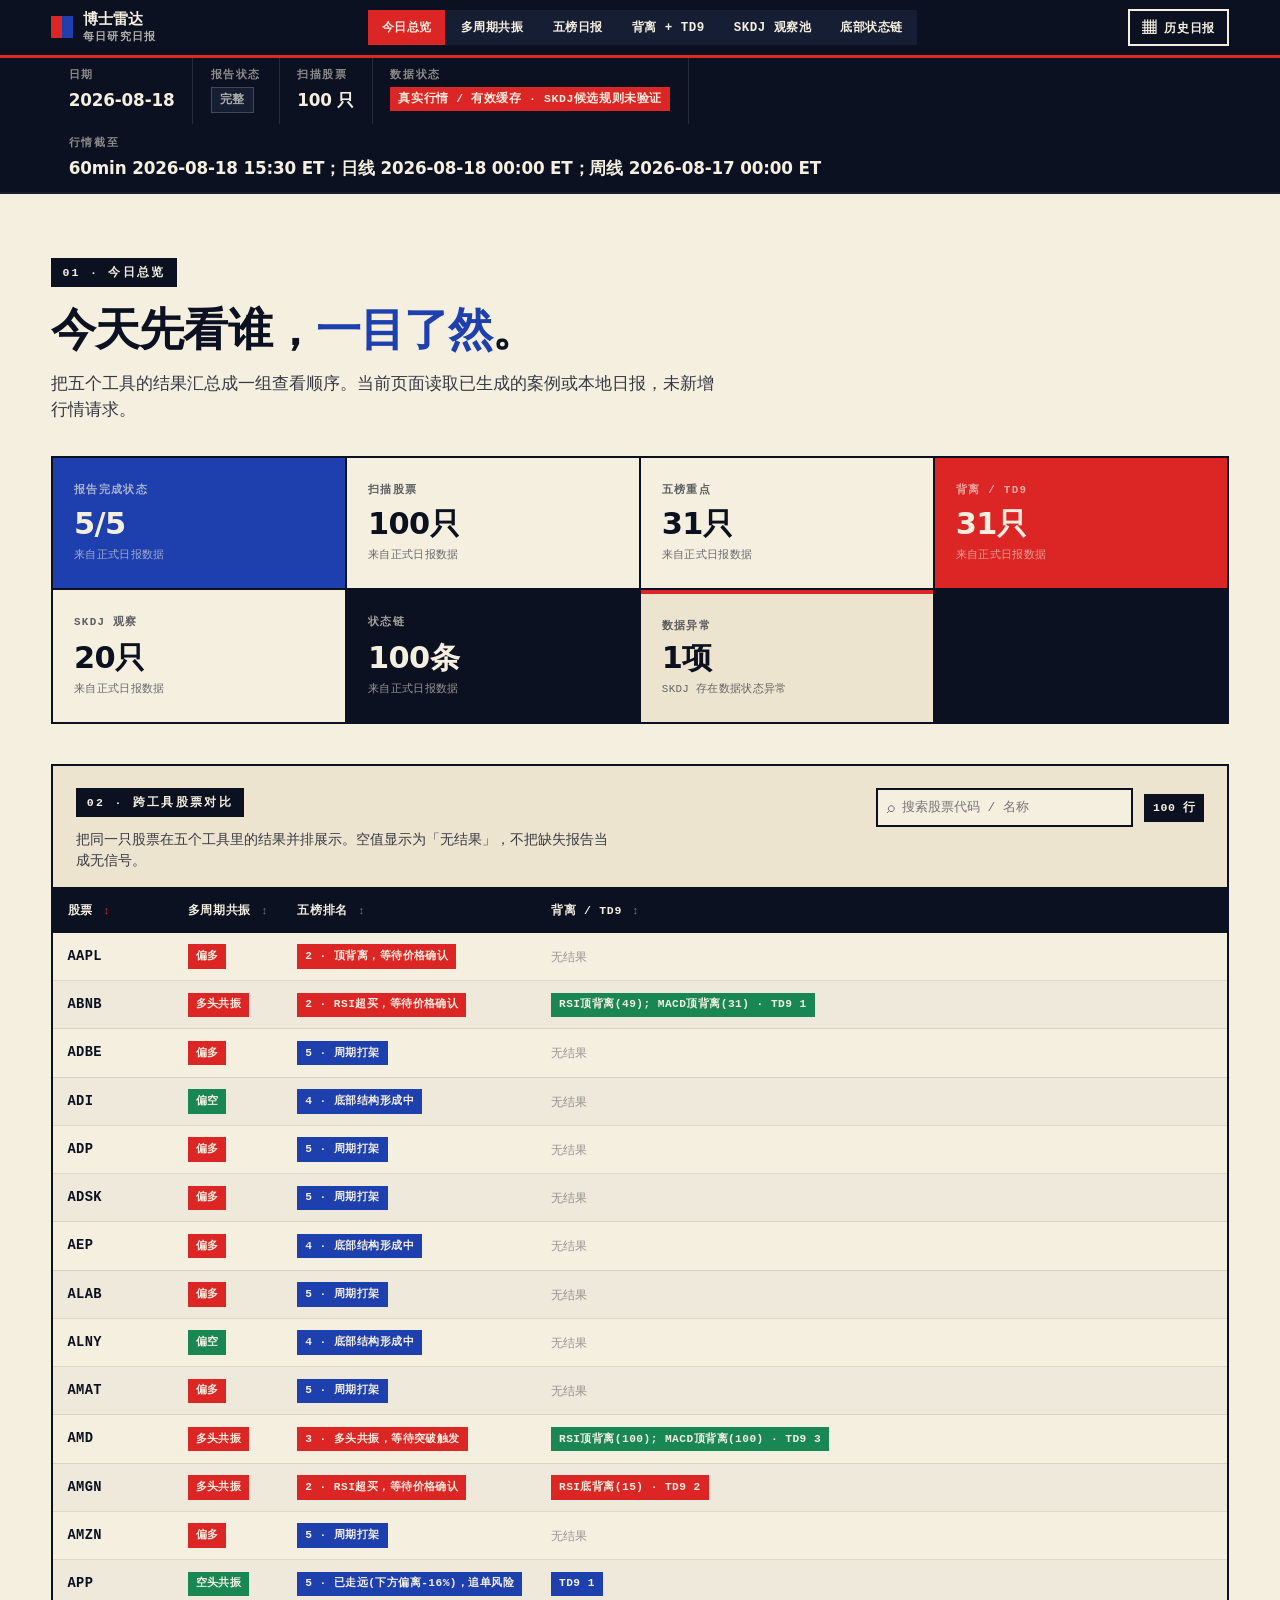
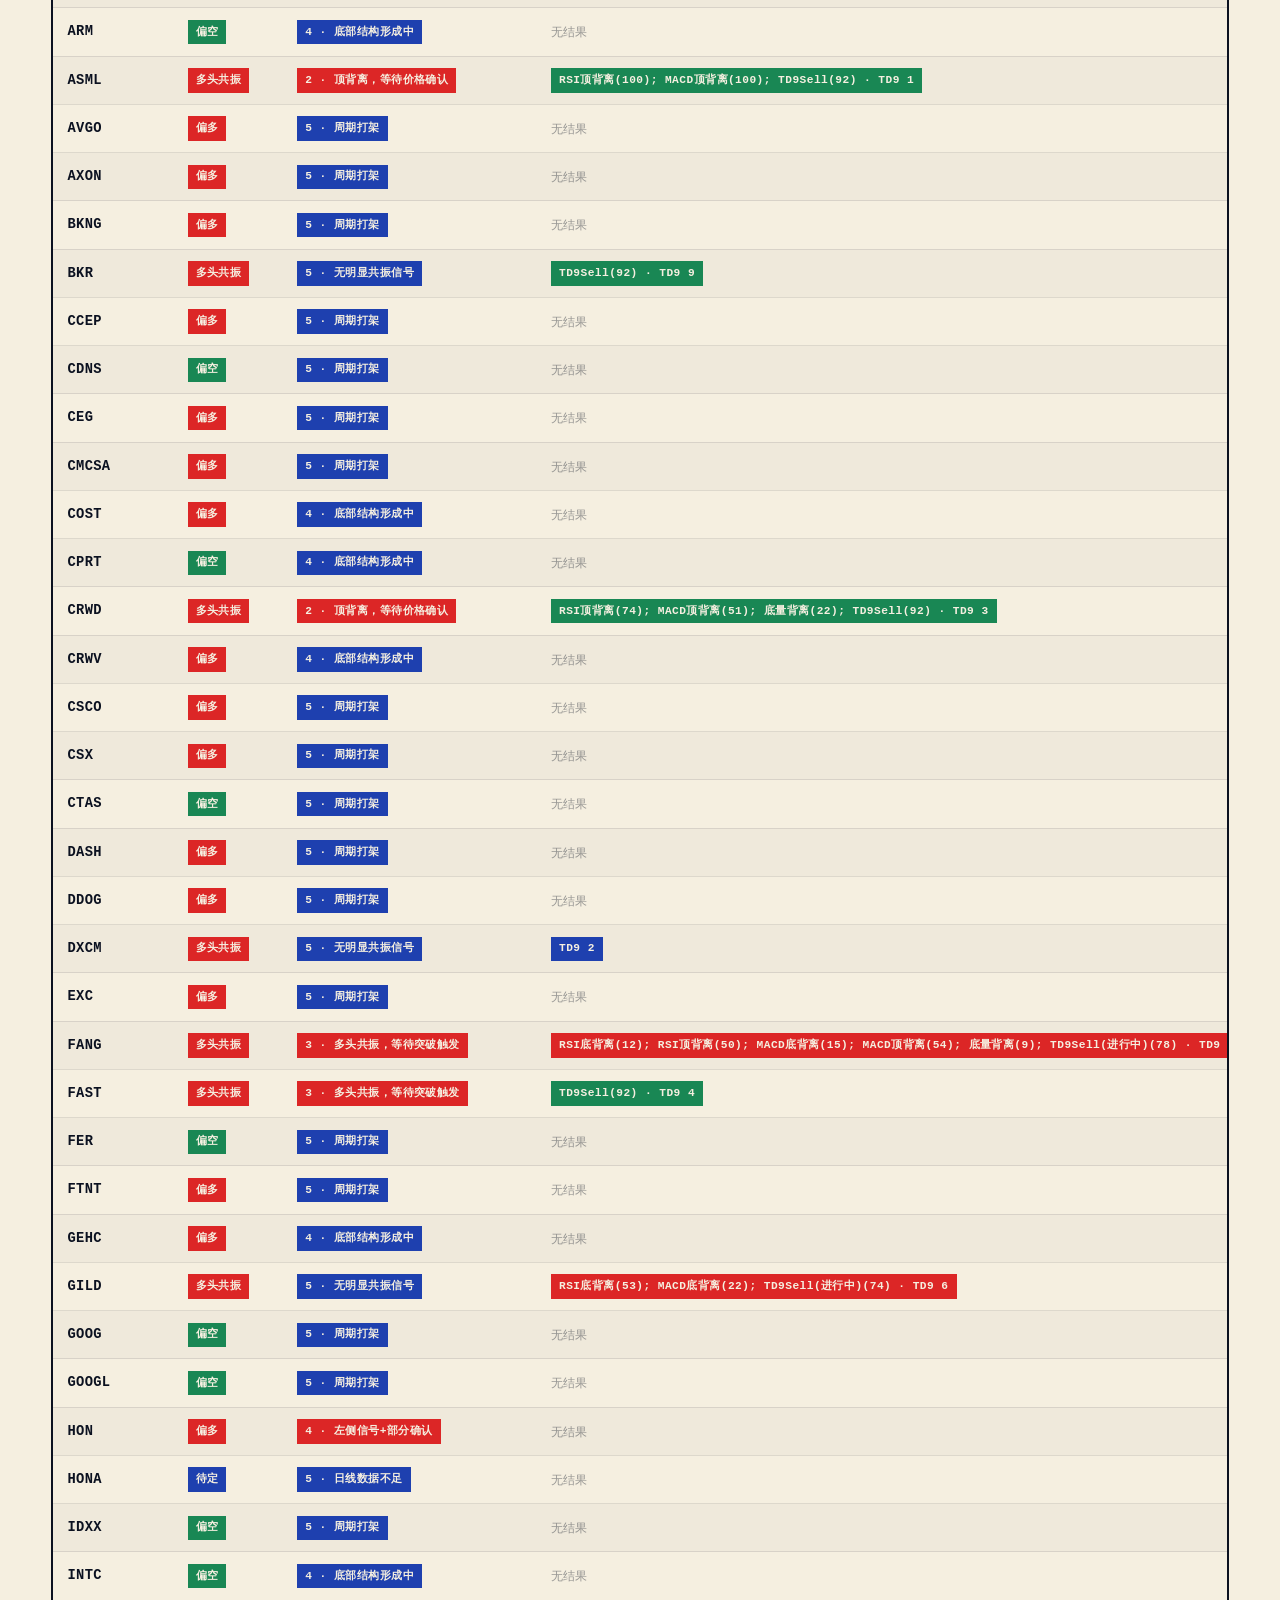
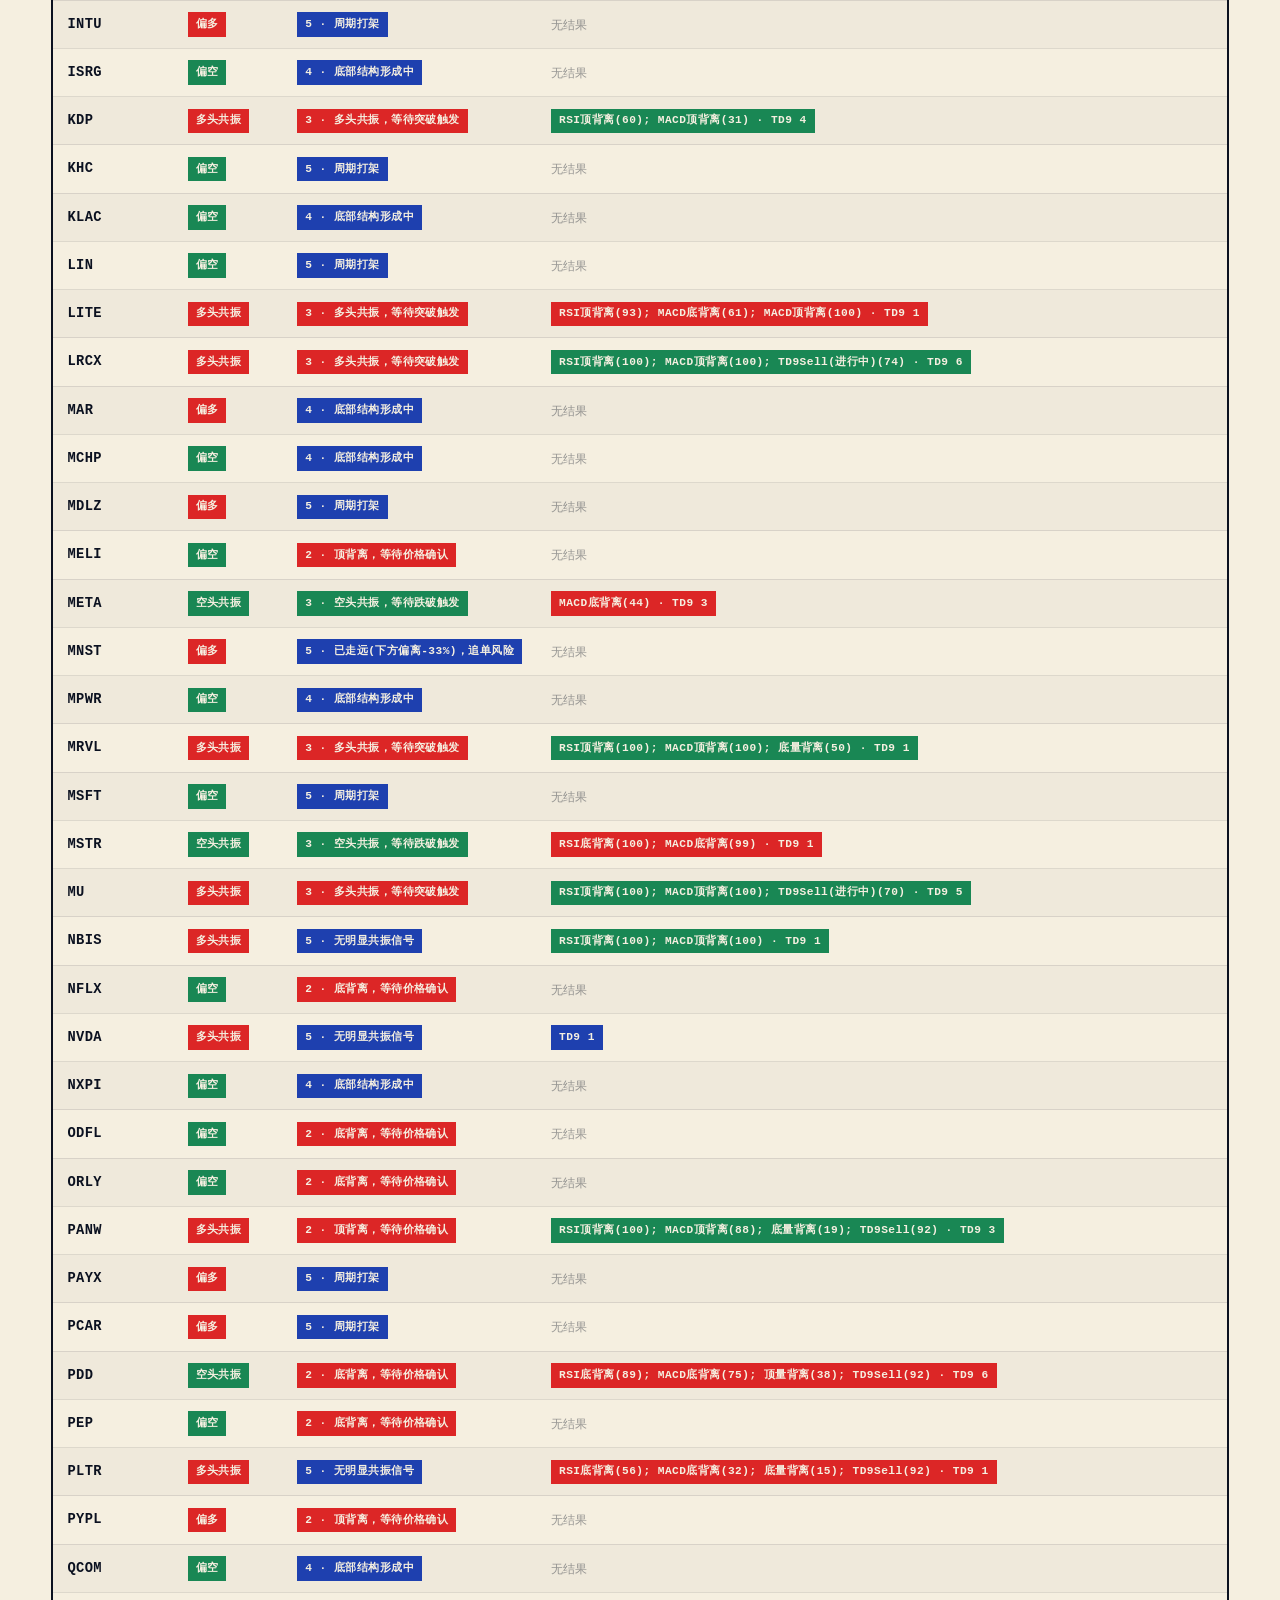
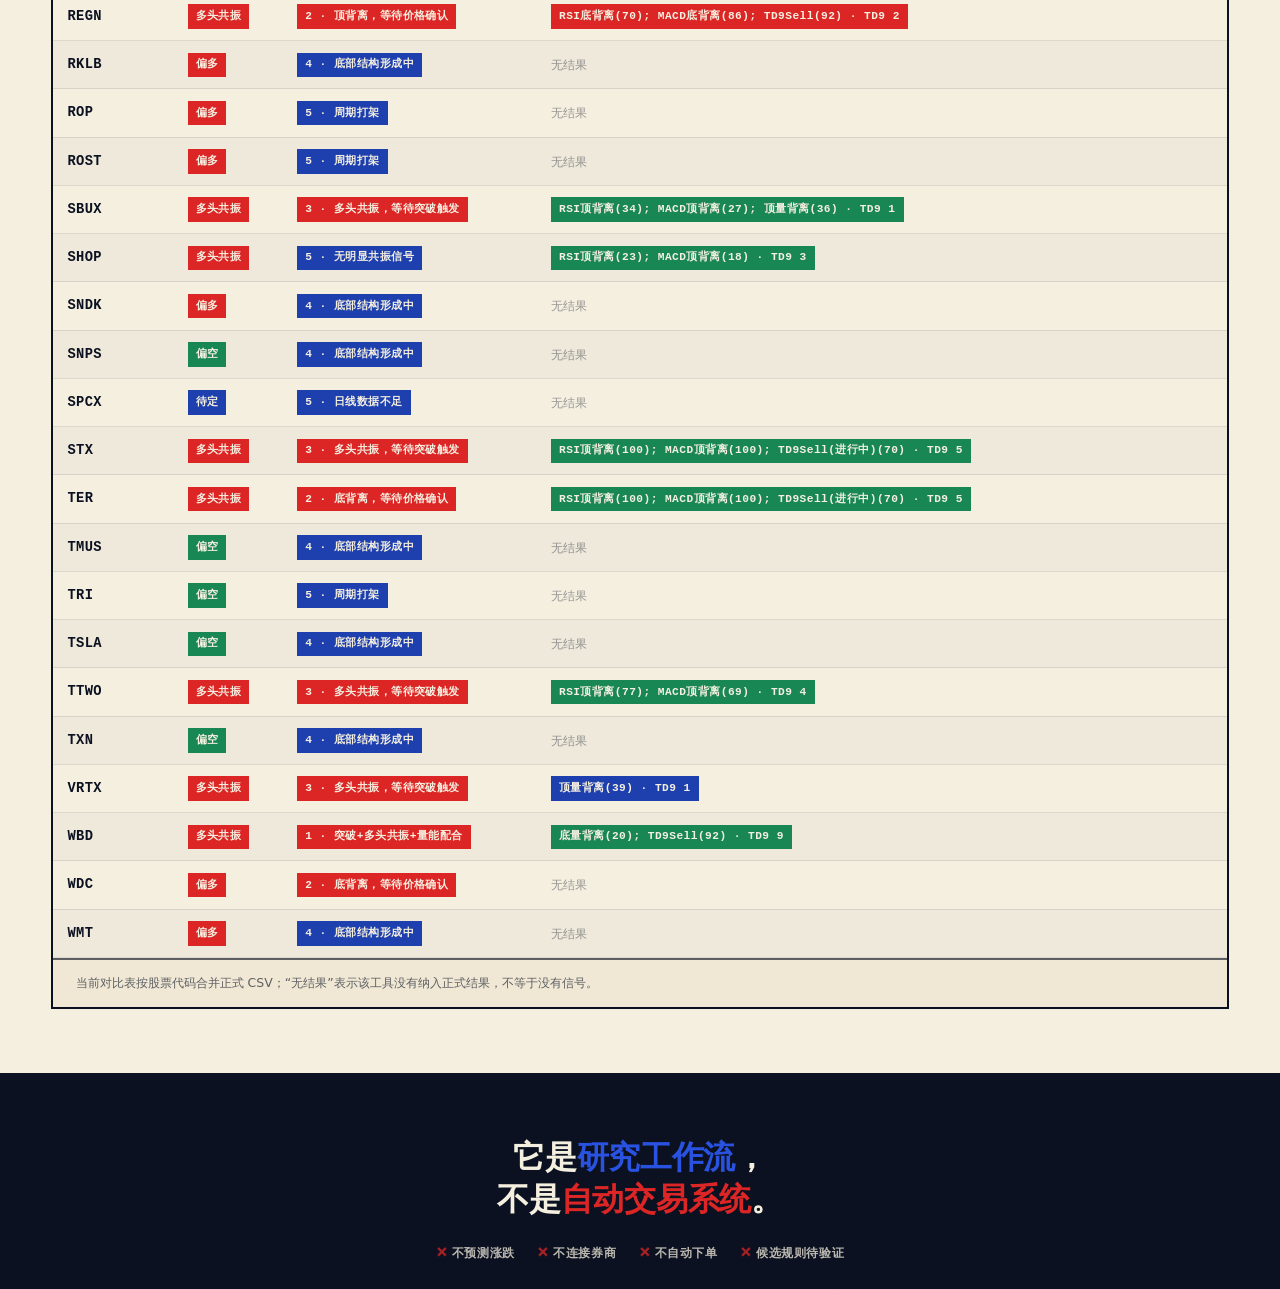
<file: daily/index.html>
<!DOCTYPE html>
<html lang="zh-CN">
<head>
<meta charset="UTF-8">
<meta name="viewport" content="width=device-width, initial-scale=1.0">
<title>博士雷达 · 每日研究日报</title>
<link rel="stylesheet" href="daily.css?v=20260820-2">
</head>
<body>

<!-- ============================================================
     NAV — fixed top bar, mosaic style (inherits roadshow language)
     ============================================================ -->
<nav class="nav">
  <div class="nav-inner">
    <a href="index.html" class="nav-brand">
      <span class="mark"></span>
      <span class="brand-text">博士雷达<br><span class="brand-sub">每日研究日报</span></span>
    </a>

    <ul class="nav-tabs" id="toolTabs" role="tablist">
      <li><button class="tab active" data-tab="overview" role="tab">今日总览</button></li>
      <li><button class="tab" data-tab="resonance" role="tab">多周期共振</button></li>
      <li><button class="tab" data-tab="rankings" role="tab">五榜日报</button></li>
      <li><button class="tab" data-tab="divergence" role="tab">背离 + TD9</button></li>
      <li><button class="tab" data-tab="skdj" role="tab">SKDJ 观察池</button></li>
      <li><button class="tab" data-tab="statuschain" role="tab">底部状态链</button></li>
    </ul>

    <div class="nav-right">
      <button class="nav-cal" id="calOpenBtn" aria-haspopup="dialog">
        <span class="cal-ico">▦</span> 历史日报
      </button>
    </div>
  </div>
</nav>

<!-- ============================================================
     STATUS BAR — date / report status / scan count / data / asof
     ============================================================ -->
<div class="statusbar">
  <div class="statusbar-inner">
    <div class="sb-item">
      <span class="sb-label">日期</span>
      <span class="sb-value" id="sbDate">2026-08-18</span>
    </div>
    <div class="sb-item">
      <span class="sb-label">报告状态</span>
      <span class="sb-value tag tag-demo" id="sbStatus">演示占位</span>
    </div>
    <div class="sb-item">
      <span class="sb-label">扫描股票</span>
      <span class="sb-value" id="sbScan">100 <span class="sb-unit">只</span></span>
    </div>
    <div class="sb-item">
      <span class="sb-label">数据状态</span>
      <span class="sb-value tag tag-mute" id="sbData">占位 · 未接真实</span>
    </div>
    <div class="sb-item">
      <span class="sb-label">行情截至</span>
      <span class="sb-value" id="sbAsof">占位</span>
    </div>
  </div>
  <div class="demo-banner" id="demoBanner">
    <strong>本页为演示占位数据，非真实行情。</strong>
    仅用于展示页面结构与交互框架，所有数字、股票、状态均为占位，不代表任何市场判断。
  </div>
</div>

<!-- ============================================================
     MAIN — switchable panels
     ============================================================ -->
<main class="main" id="main">

  <!-- ============ PANEL: 今日总览 ============ -->
  <section class="panel is-active" id="panel-overview" role="tabpanel">
    <header class="panel-head">
      <span class="sec-label on-bone">01 · 今日总览</span>
      <h2 class="sec-title">今天先看谁，<span class="em-cobalt">一目了然</span>。</h2>
      <p class="sec-lead" id="overviewLead">把五个工具的结果汇总成一组查看顺序。下方数字均为占位，正式运行后会从各工具报告自动填入。</p>
    </header>

    <!-- summary mosaic: 7 cards -->
    <div class="summary-grid">
      <div class="sum sum-cobalt">
        <span class="sum-label">报告完成状态</span>
        <span class="sum-value" data-summary="complete">演示占位</span>
        <span class="sum-note" data-summary-note="complete">未来读取 manifest</span>
      </div>
      <div class="sum">
        <span class="sum-label">扫描股票</span>
        <span class="sum-value" data-summary="scanCount">100<span class="sum-unit">只</span></span>
        <span class="sum-note" data-summary-note="scanCount">ND100 股票池</span>
      </div>
      <div class="sum">
        <span class="sum-label">五榜重点</span>
        <span class="sum-value" data-summary="rankingFocus">—</span>
        <span class="sum-note" data-summary-note="rankingFocus">占位 · 待接入</span>
      </div>
      <div class="sum sum-vermillion">
        <span class="sum-label">背离 / TD9</span>
        <span class="sum-value" data-summary="divergence">—</span>
        <span class="sum-note" data-summary-note="divergence">占位 · 待接入</span>
      </div>
      <div class="sum">
        <span class="sum-label">SKDJ 观察</span>
        <span class="sum-value" data-summary="skdjObserve">—</span>
        <span class="sum-note" data-summary-note="skdjObserve">占位 · 待接入</span>
      </div>
      <div class="sum sum-ink">
        <span class="sum-label">状态链</span>
        <span class="sum-value" data-summary="statusCount">—</span>
        <span class="sum-note" data-summary-note="statusCount">占位 · 待接入</span>
      </div>
      <div class="sum sum-warn">
        <span class="sum-label">数据异常</span>
        <span class="sum-value" data-summary="exceptions">无异常</span>
        <span class="sum-note" data-summary-note="exceptions">占位 · 待接入</span>
      </div>
    </div>

    <!-- cross-tool comparison table -->
    <div class="cmp-wrap">
      <div class="cmp-head">
        <div class="cmp-title">
          <span class="sec-label on-bone">02 · 跨工具股票对比</span>
          <p class="cmp-sub" id="cmpSub">把同一只股票在五个工具里的证据并排展示。空值显示为「无结果」。下方为占位行，正式接入后读取 CSV 合并。</p>
        </div>
        <div class="cmp-tools">
          <label class="cmp-search">
            <span class="cmp-search-ico">⌕</span>
            <input type="search" id="cmpSearch" placeholder="搜索股票代码 / 名称" autocomplete="off">
          </label>
          <span class="cmp-count" id="cmpCount">占位 8 行</span>
        </div>
      </div>

      <div class="cmp-table-scroll">
        <table class="cmp-table" id="cmpTable">
          <thead>
            <tr>
              <th class="th-ticker sortable" data-sort="ticker" data-dir="asc">股票 <span class="sort-ico">↕</span></th>
              <th class="sortable" data-sort="resonance">多周期共振 <span class="sort-ico">↕</span></th>
              <th class="sortable" data-sort="rankings">五榜排名 <span class="sort-ico">↕</span></th>
              <th class="sortable" data-sort="divergence">背离 / TD9 <span class="sort-ico">↕</span></th>
              <th class="sortable" data-sort="skdj">SKDJ <span class="sort-ico">↕</span></th>
              <th class="sortable" data-sort="statuschain">状态链 <span class="sort-ico">↕</span></th>
            </tr>
          </thead>
          <tbody id="cmpBody">
            <!-- rows injected by daily.js from DEMO_ROWS -->
          </tbody>
        </table>
      </div>
      <p class="cmp-foot" id="cmpFoot">占位说明：表格数据为演示用静态行，演示「有信号 / 无结果 / 多工具命中」三种情况。空单元格统一显示「无结果」，不显示「无信号」。</p>
    </div>
  </section>

  <!-- ============ PANEL: 多周期共振 ============ -->
  <section class="panel" id="panel-resonance" role="tabpanel" hidden>
    <article class="detail">
      <header class="detail-head detail-head-cobalt">
        <span class="detail-num">TOOL 01</span>
        <h2 class="detail-title">多周期共振</h2>
        <p class="detail-role">60 分钟、日线、周线是否形成一致的观察背景。输出分层与行情截至日期，数据不足会明确标出。</p>
        <a class="btn btn-report detail-report-link" href="#" data-report-link="resonance" onclick="return false;">打开完整报告 ↗</a>
      </header>
      <div class="detail-meta">
        <div class="meta-row"><span class="meta-k">报告状态</span><span class="meta-v tag tag-demo" data-tool-status="resonance">演示占位</span></div>
        <div class="meta-row"><span class="meta-k">数据来源</span><span class="meta-v" data-tool-source="resonance">占位 · 未来接入 nd100_resonance_YYYYMMDD.csv</span></div>
        <div class="meta-row"><span class="meta-k">行情截至</span><span class="meta-v" data-tool-asof="resonance">占位</span></div>
      </div>
      <div class="detail-body">
        <div class="detail-slot" data-tool-body="resonance">本区域为占位结构。正式接入后，这里会展示该工具当日的关键分层结果摘要（共振 / 单边 / 数据不足）。</div>
      </div>
      <div class="detail-actions">
        <button class="btn btn-ghost" data-back="overview">← 返回今日总览</button>
      </div>
    </article>
  </section>

  <!-- ============ PANEL: 五榜日报 ============ -->
  <section class="panel" id="panel-rankings" role="tabpanel" hidden>
    <article class="detail">
      <header class="detail-head detail-head-vermillion">
        <span class="detail-num">TOOL 02</span>
        <h2 class="detail-title">五榜日报</h2>
        <p class="detail-role">标的很多时，把它们分到不同查看顺序：已确认、背离观察、强趋势待触发、潜力、风险噪音。</p>
        <a class="btn btn-report detail-report-link" href="#" data-report-link="rankings" onclick="return false;">打开完整报告 ↗</a>
      </header>
      <div class="detail-meta">
        <div class="meta-row"><span class="meta-k">报告状态</span><span class="meta-v tag tag-demo" data-tool-status="rankings">演示占位</span></div>
        <div class="meta-row"><span class="meta-k">数据来源</span><span class="meta-v" data-tool-source="rankings">占位 · 未来接入 five_rankings_YYYYMMDD_daily.csv</span></div>
        <div class="meta-row"><span class="meta-k">行情截至</span><span class="meta-v" data-tool-asof="rankings">占位</span></div>
      </div>
      <div class="detail-body">
        <div class="detail-slot" data-tool-body="rankings">本区域为占位结构。正式接入后，这里会展示五个榜单各自的命中数量与代表标的入口。</div>
      </div>
      <div class="detail-actions">
        <button class="btn btn-ghost" data-back="overview">← 返回今日总览</button>
      </div>
    </article>
  </section>

  <!-- ============ PANEL: 背离 + TD9 ============ -->
  <section class="panel" id="panel-divergence" role="tabpanel" hidden>
    <article class="detail">
      <header class="detail-head detail-head-ink">
        <span class="detail-num">TOOL 03</span>
        <h2 class="detail-title">背离 + TD9</h2>
        <p class="detail-role">价格与动能是否出现值得人工复核的异常组合。它是观察提示，不是反转预测。</p>
        <a class="btn btn-report detail-report-link" href="#" data-report-link="divergence" onclick="return false;">打开完整报告 ↗</a>
      </header>
      <div class="detail-meta">
        <div class="meta-row"><span class="meta-k">报告状态</span><span class="meta-v tag tag-demo" data-tool-status="divergence">演示占位</span></div>
        <div class="meta-row"><span class="meta-k">数据来源</span><span class="meta-v" data-tool-source="divergence">占位 · 未来接入 divergence_td9_YYYYMMDD.csv</span></div>
        <div class="meta-row"><span class="meta-k">行情截至</span><span class="meta-v" data-tool-asof="divergence">占位</span></div>
      </div>
      <div class="detail-body">
        <div class="detail-slot" data-tool-body="divergence">本区域为占位结构。正式接入后，这里会展示底背离 / 顶背离 / TD9 计数的命中清单与场景分类。</div>
      </div>
      <div class="detail-actions">
        <button class="btn btn-ghost" data-back="overview">← 返回今日总览</button>
      </div>
    </article>
  </section>

  <!-- ============ PANEL: SKDJ 观察池 ============ -->
  <section class="panel" id="panel-skdj" role="tabpanel" hidden>
    <article class="detail">
      <header class="detail-head detail-head-bone2">
        <span class="detail-num">TOOL 04</span>
        <h2 class="detail-title">SKDJ 观察池</h2>
        <p class="detail-role">超跌、回调、超买或普通区，当前处于哪种观察场景。候选公式与数据不足必须明确标出，不包装成已验证指标。</p>
        <a class="btn btn-report detail-report-link" href="#" data-report-link="skdj" onclick="return false;">打开完整报告 ↗</a>
      </header>
      <div class="detail-meta">
        <div class="meta-row"><span class="meta-k">报告状态</span><span class="meta-v tag tag-demo" data-tool-status="skdj">演示占位</span></div>
        <div class="meta-row"><span class="meta-k">数据来源</span><span class="meta-v" data-tool-source="skdj">占位 · 未来接入 skdj_YYYYMMDD_daily.csv</span></div>
        <div class="meta-row"><span class="meta-k">行情截至</span><span class="meta-v" data-tool-asof="skdj">占位</span></div>
      </div>
      <div class="detail-body">
        <div class="detail-slot" data-tool-body="skdj">本区域为占位结构。正式接入后，这里会展示超跌 / 低位上穿 / 超买 / 高位下穿 / 普通区 / 数据不足六类场景分组。</div>
      </div>
      <div class="detail-actions">
        <button class="btn btn-ghost" data-back="overview">← 返回今日总览</button>
      </div>
    </article>
  </section>

  <!-- ============ PANEL: 底部状态链 ============ -->
  <section class="panel" id="panel-statuschain" role="tabpanel" hidden>
    <article class="detail">
      <header class="detail-head detail-head-cobalt">
        <span class="detail-num">TOOL 05</span>
        <h2 class="detail-title">底部状态链</h2>
        <p class="detail-role">这只股票跨几天走到哪一步，何时失效或继续观察。状态机记录 OBSERVE → BASE → TRIGGER → CONFIRM，失效优先于预测。</p>
        <a class="btn btn-report detail-report-link" href="#" data-report-link="statuschain" onclick="return false;">打开完整报告 ↗</a>
      </header>
      <div class="detail-meta">
        <div class="meta-row"><span class="meta-k">报告状态</span><span class="meta-v tag tag-demo" data-tool-status="statuschain">演示占位</span></div>
        <div class="meta-row"><span class="meta-k">数据来源</span><span class="meta-v" data-tool-source="statuschain">占位 · 未来接入 status_chain.sqlite</span></div>
        <div class="meta-row"><span class="meta-k">行情截至</span><span class="meta-v" data-tool-asof="statuschain">占位</span></div>
      </div>
      <div class="detail-body">
        <div class="detail-slot" data-tool-body="statuschain">本区域为占位结构。正式接入后，这里会展示活跃状态链数量、各状态分布与链回放入口。</div>
      </div>
      <div class="detail-actions">
        <button class="btn btn-ghost" data-back="overview">← 返回今日总览</button>
      </div>
    </article>
  </section>

</main>

<!-- ============================================================
     CALENDAR DRAWER — history daily reports
     ============================================================ -->
<div class="cal-overlay" id="calOverlay" hidden>
  <div class="cal-drawer" id="calDrawer" role="dialog" aria-modal="true" aria-label="历史日报日历">
    <header class="cal-head">
      <h3 class="cal-title">历史日报</h3>
      <button class="cal-close" id="calCloseBtn" aria-label="关闭">✕</button>
    </header>

    <div class="cal-nav">
      <button class="cal-arrow" id="calPrev" aria-label="上个月">‹</button>
      <span class="cal-month" id="calMonthLabel">2026 年 8 月</span>
      <button class="cal-arrow" id="calNext" aria-label="下个月">›</button>
    </div>

    <div class="cal-week">
      <span>一</span><span>二</span><span>三</span><span>四</span><span>五</span><span>六</span><span>日</span>
    </div>
    <div class="cal-grid" id="calGrid">
      <!-- cells injected by daily.js -->
    </div>

    <div class="cal-legend">
      <span class="lg lg-full"><i></i>完整日报</span>
      <span class="lg lg-part"><i></i>部分报告</span>
      <span class="lg lg-hist"><i></i>只有历史文件</span>
      <span class="lg lg-miss"><i></i>数据缺失</span>
      <span class="lg lg-none"><i></i>无日报</span>
    </div>

    <p class="cal-note" id="calNote">占位说明：日历日期与状态均为演示占位，点击有日报的日期未来会打开 output/daily_dashboard_YYYYMMDD.html。当前不连接真实文件。</p>
  </div>
</div>

<!-- ============================================================
     FOOTER — boundary reminder (same spirit as roadshow)
     ============================================================ -->
<footer class="footer">
  <p class="footer-statement">
    它是<span class="em-cobalt">研究工作流</span>，<br>不是<span class="em">自动交易系统</span>。
  </p>
  <ul class="footer-rules">
    <li>不预测涨跌</li>
    <li>不连接券商</li>
    <li>不自动下单</li>
    <li>候选规则待验证</li>
  </ul>
  <p class="footer-meta">博士雷达 · 每日研究日报 · 本页可本地双击打开，断网可用 · 当前为框架演示占位</p>
</footer>

<script src="data/daily_data.js"></script>
<script src="daily.js?v=20260820-2"></script>
</body>
</html>
</file>
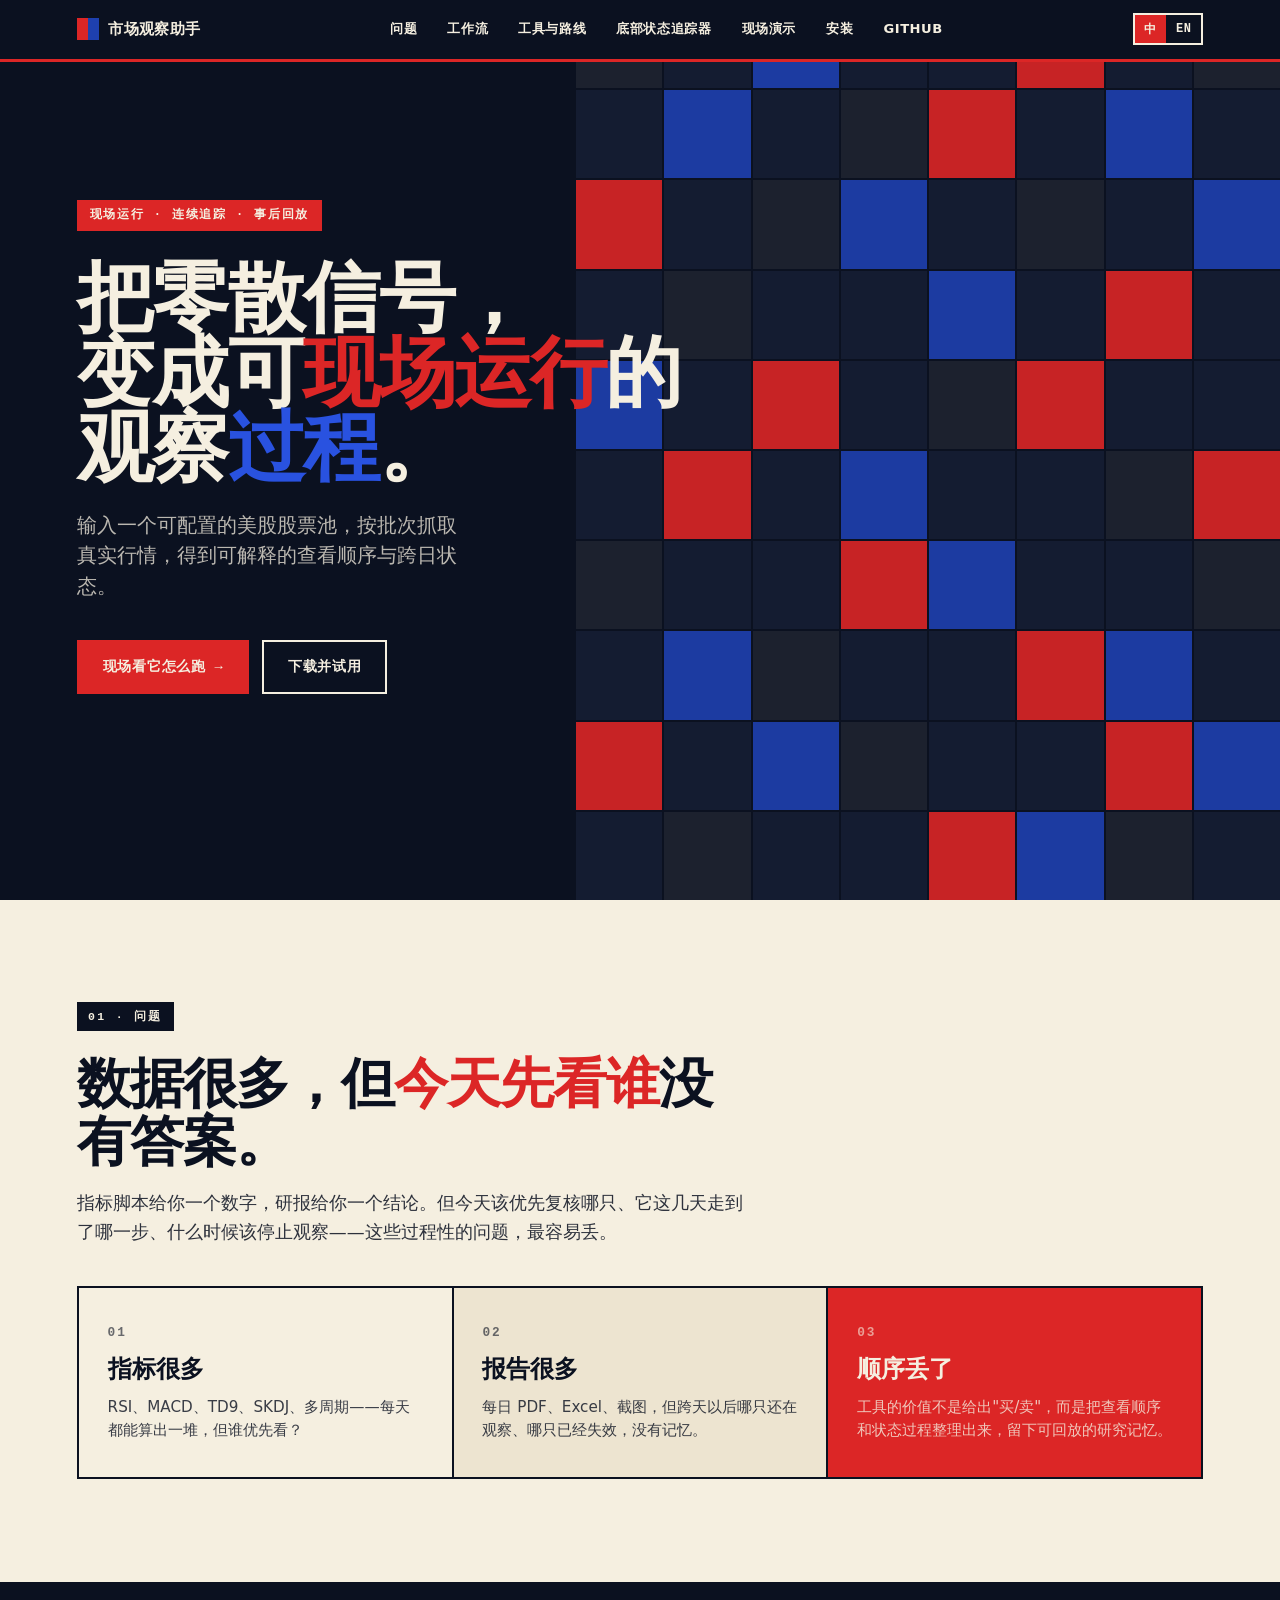
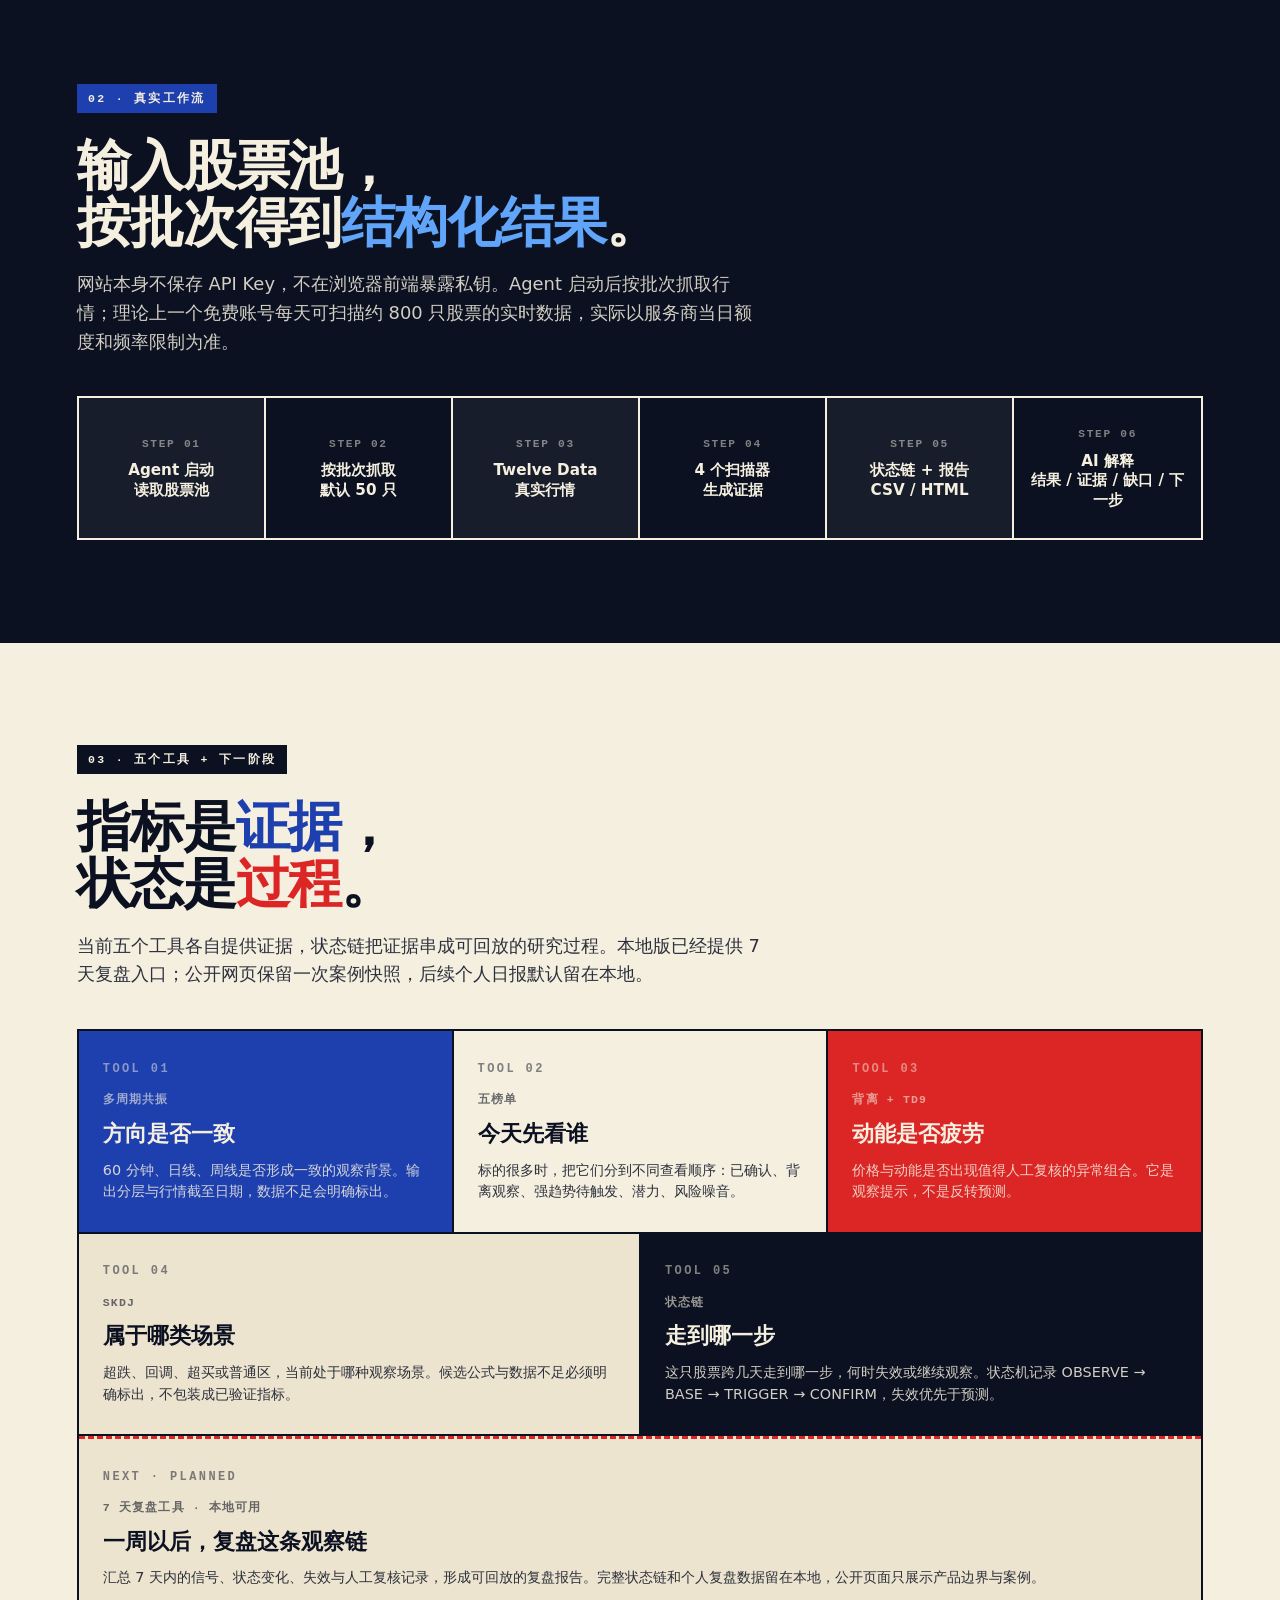
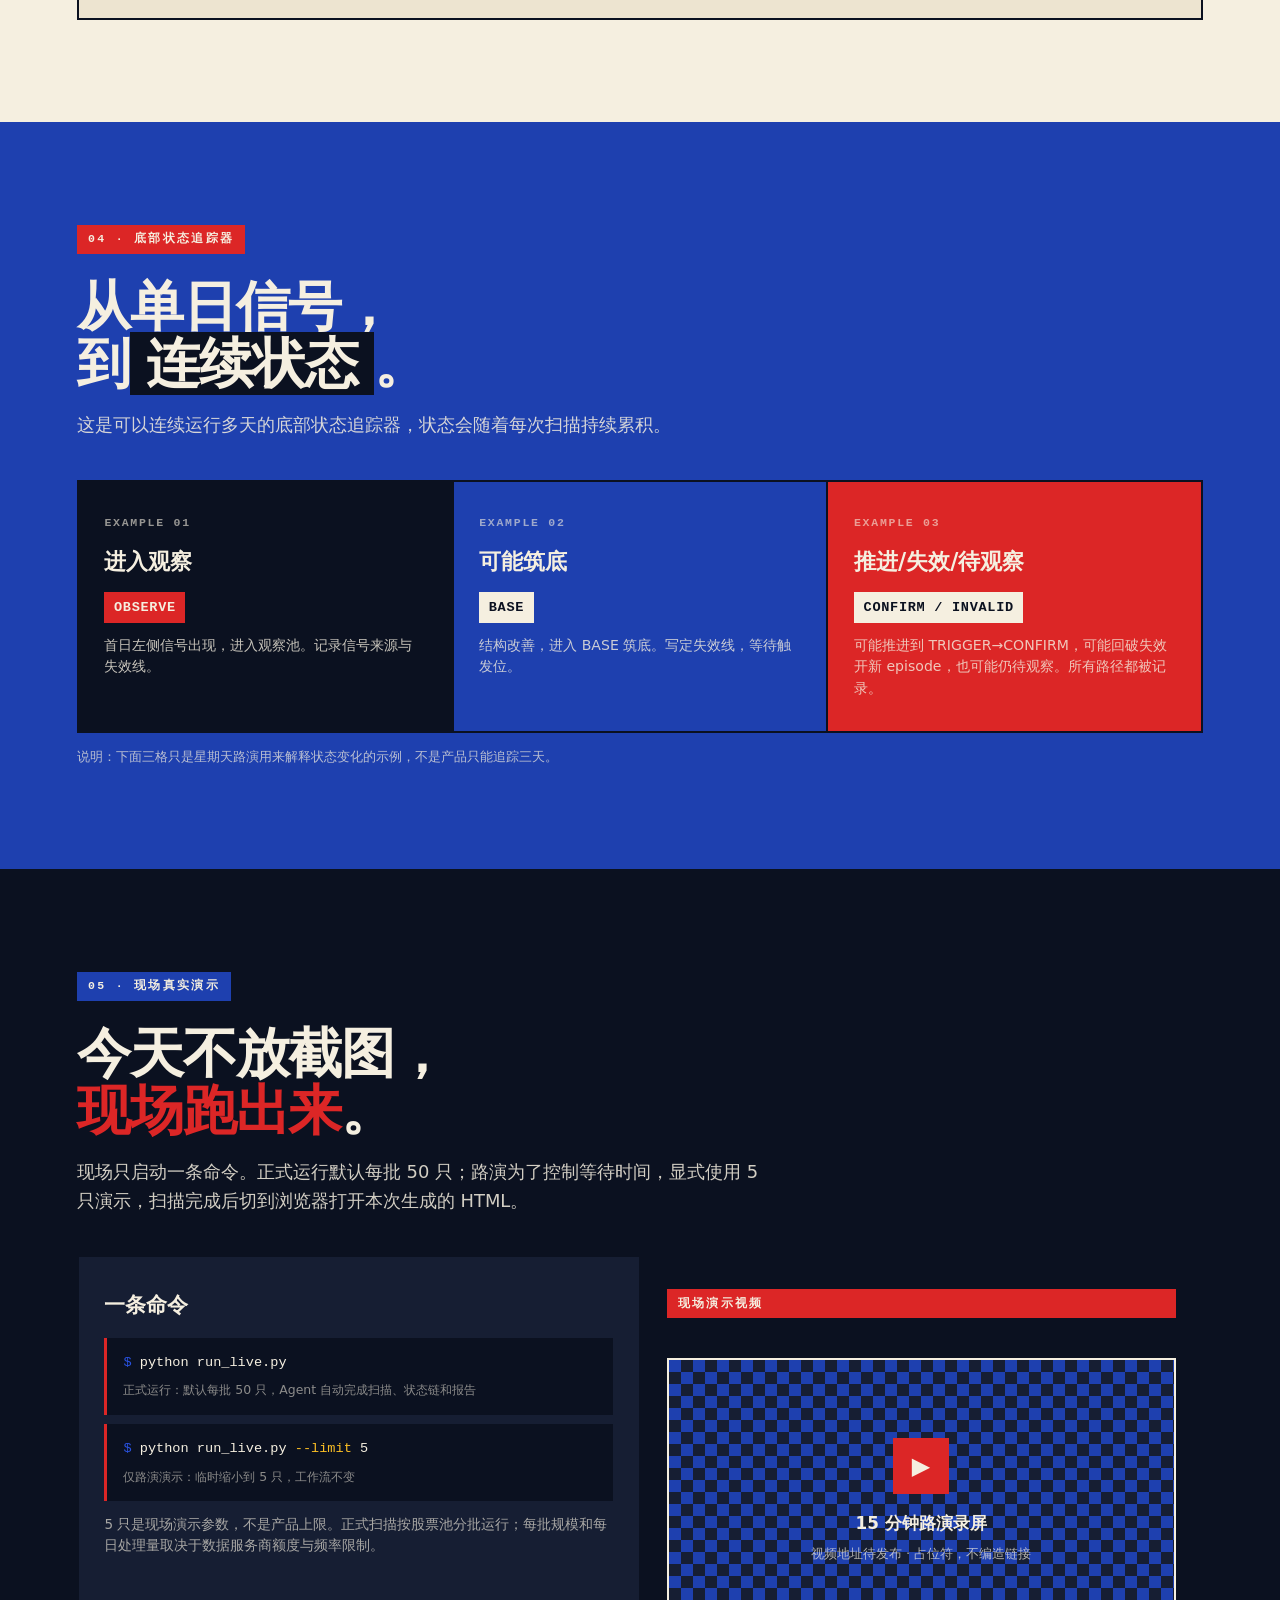
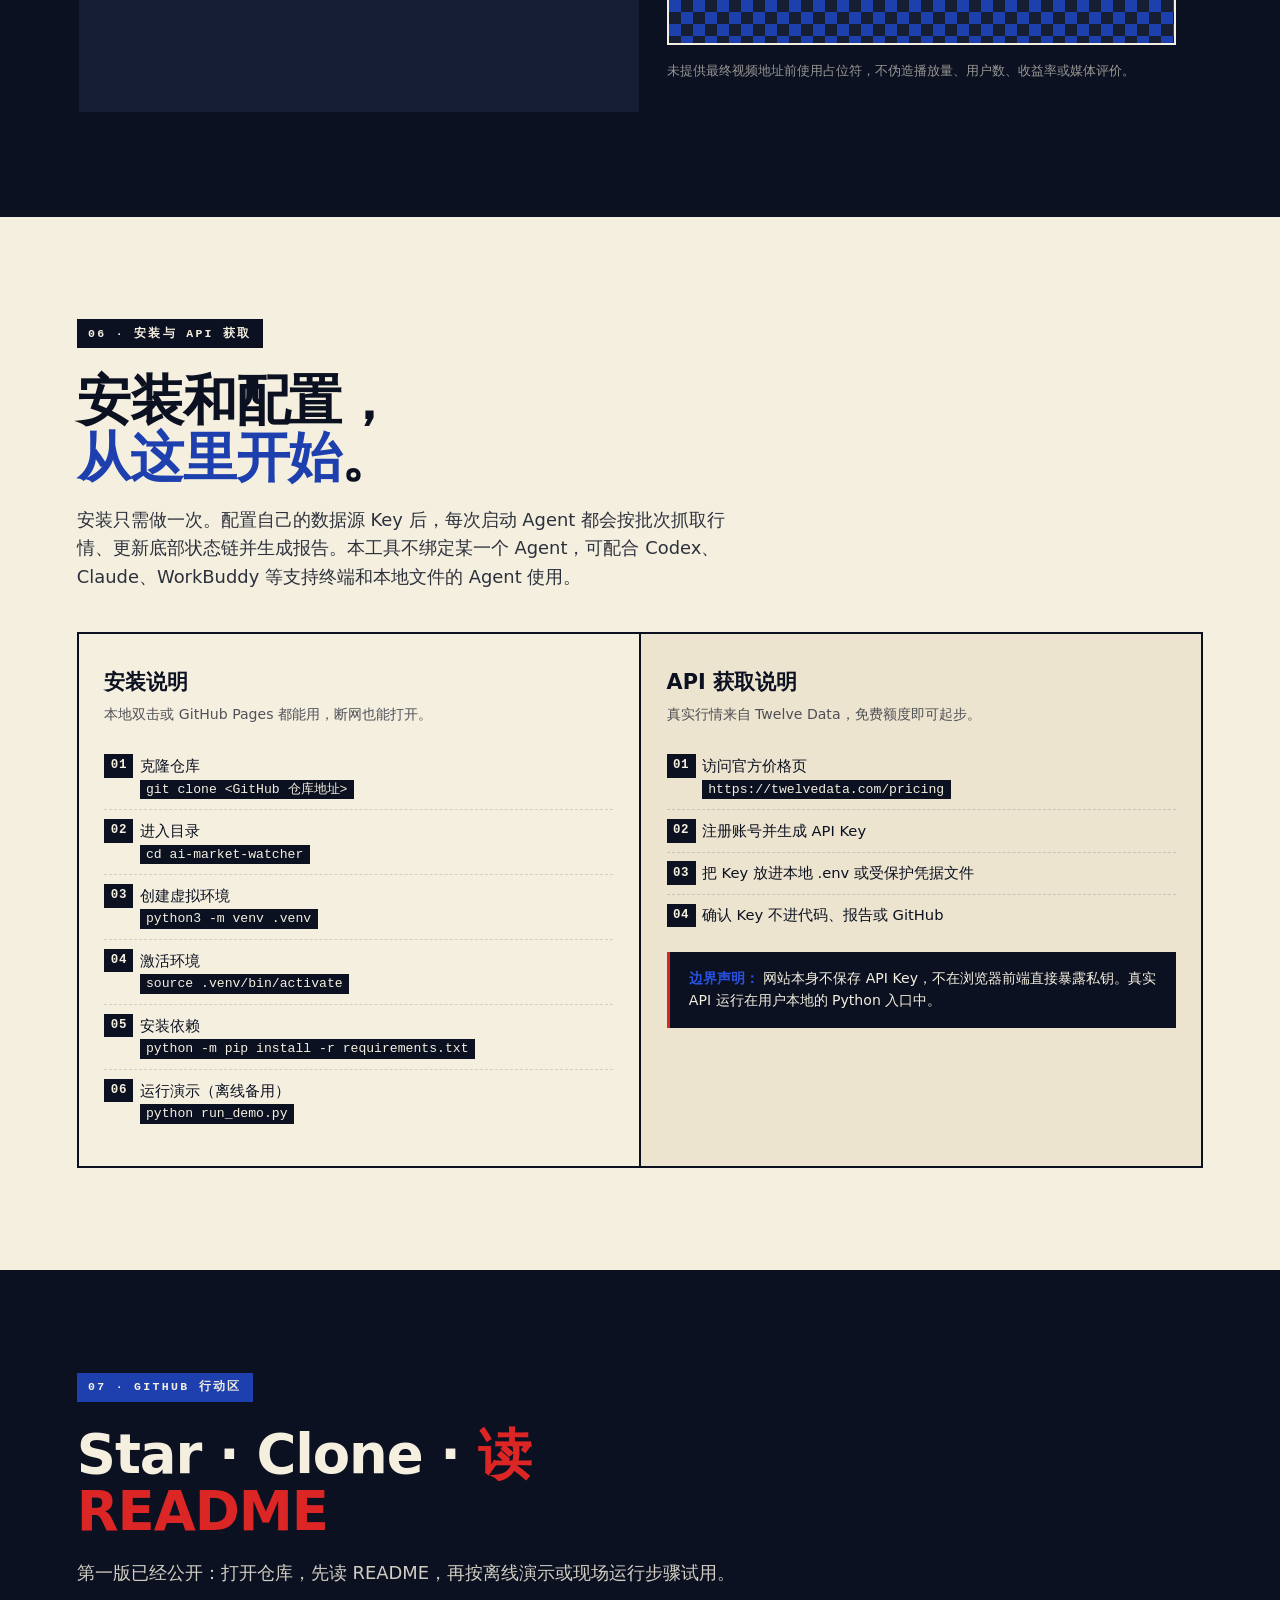
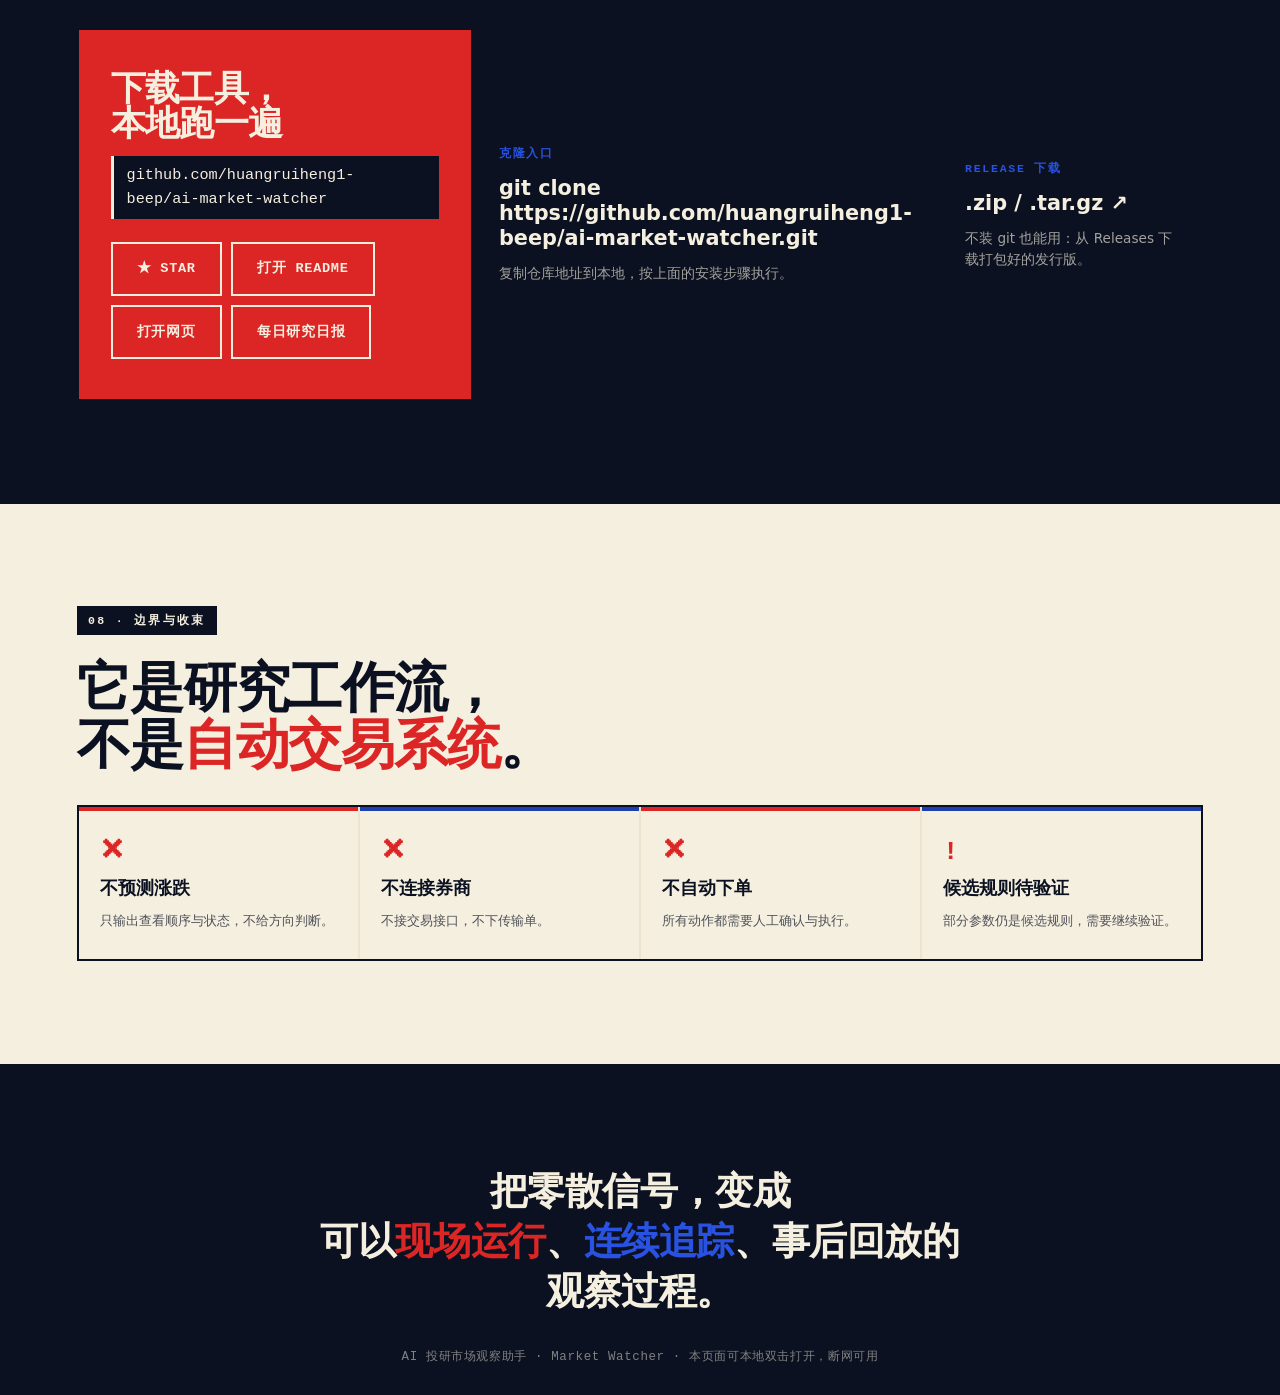
<file: roadshow/index.html>
<!DOCTYPE html>
<html lang="zh-CN">
<head>
<meta charset="UTF-8">
<meta name="viewport" content="width=device-width, initial-scale=1.0">
<title>AI 投研市场观察助手 · Market Watcher</title>
<style>
/* ============================================================
   MOSAIC DESIGN SYSTEM — 4 COLORS
   Ink #0B1120 · Bone #F5EFE0 · Cobalt #1E40AF · Vermillion #DC2626
   ============================================================ */
:root {
  --ink: #0B1120;
  --ink-2: #161E33;
  --bone: #F5EFE0;
  --bone-2: #EDE4D0;
  --cobalt: #1E40AF;
  --cobalt-2: #2952E0;
  --vermillion: #DC2626;
  --vermillion-2: #B91C1C;

  --text-on-ink: #F5EFE0;
  --text-on-bone: #0B1120;
  --text-on-cobalt: #F5EFE0;
  --text-on-vermillion: #F5EFE0;

  --gap: clamp(1.2rem, 2.5vw, 2.4rem);
  --gap-sm: clamp(0.6rem, 1.2vw, 1.1rem);
  --pad-x: clamp(1.5rem, 6vw, 5rem);
  --pad-y: clamp(3rem, 8vw, 7rem);

  --font-display: "SF Pro Display", -apple-system, BlinkMacSystemFont, "Segoe UI", "PingFang SC", "Hiragino Sans GB", "Microsoft YaHei", system-ui, sans-serif;
  --font-body: -apple-system, BlinkMacSystemFont, "Segoe UI", "PingFang SC", "Hiragino Sans GB", "Microsoft YaHei", system-ui, sans-serif;
  --font-mono: ui-monospace, "SF Mono", "Cascadia Mono", "Roboto Mono", Menlo, Consolas, monospace;
}

* { margin: 0; padding: 0; box-sizing: border-box; }

html { scroll-behavior: smooth; -webkit-text-size-adjust: 100%; }

body {
  font-family: var(--font-body);
  background: var(--bone);
  color: var(--text-on-bone);
  line-height: 1.55;
  font-size: clamp(16px, 1.05vw, 18px);
  font-weight: 400;
  overflow-x: hidden;
  -webkit-font-smoothing: antialiased;
}

::selection { background: var(--vermillion); color: var(--bone); }

a { color: inherit; text-decoration: none; }

/* ============================================================
   MOSAIC TILE PATTERN — the signature background texture
   ============================================================ */
.mosaic-bg {
  background-color: var(--bone);
  background-image:
    linear-gradient(var(--ink) 1px, transparent 1px),
    linear-gradient(90deg, var(--ink) 1px, transparent 1px);
  background-size: 48px 48px;
  background-position: -1px -1px;
  opacity: 0.04;
}

/* ============================================================
   NAV — sticky, mosaic block style
   ============================================================ */
.nav {
  position: fixed;
  top: 0; left: 0; right: 0;
  z-index: 100;
  background: var(--ink);
  color: var(--text-on-ink);
  border-bottom: 3px solid var(--vermillion);
}
.nav-inner {
  display: flex;
  align-items: center;
  justify-content: space-between;
  gap: 1rem;
  padding: 0.7rem var(--pad-x);
  max-width: 1400px;
  margin: 0 auto;
}
.nav-brand {
  display: flex;
  align-items: center;
  gap: 0.6rem;
  font-weight: 800;
  font-size: 0.95rem;
  letter-spacing: 0.02em;
}
.nav-brand .mark {
  width: 22px; height: 22px;
  background: var(--vermillion);
  display: inline-block;
}
.nav-brand .mark::after {
  content: "";
  display: block;
  width: 11px; height: 22px;
  background: var(--cobalt);
  margin-left: 11px;
}
.nav-links {
  display: flex;
  gap: 0.3rem;
  list-style: none;
  align-items: center;
}
.nav-links a {
  display: block;
  padding: 0.5rem 0.8rem;
  font-size: 0.82rem;
  font-weight: 600;
  letter-spacing: 0.04em;
  text-transform: uppercase;
  transition: background 0.15s ease;
}
.nav-links a:hover { background: var(--cobalt); }
.lang-toggle {
  display: flex;
  border: 2px solid var(--bone);
  font-family: var(--font-mono);
  font-size: 0.75rem;
  font-weight: 700;
}
.lang-toggle button {
  background: transparent;
  color: var(--bone);
  border: none;
  padding: 0.35rem 0.6rem;
  cursor: pointer;
  font-family: inherit;
  font-size: inherit;
  font-weight: inherit;
  letter-spacing: 0.05em;
  transition: all 0.15s ease;
}
.lang-toggle button.active {
  background: var(--vermillion);
  color: var(--bone);
}
.lang-toggle button:not(.active):hover {
  background: var(--bone);
  color: var(--ink);
}

/* nav-right wraps burger + lang on small screens */
.nav-right {
  display: flex;
  align-items: center;
  gap: 0.6rem;
}

/* hamburger button — hidden on desktop */
.nav-burger {
  display: none;
  flex-direction: column;
  justify-content: center;
  gap: 4px;
  width: 34px; height: 34px;
  background: transparent;
  border: 2px solid var(--bone);
  cursor: pointer;
  padding: 6px;
}
.nav-burger span {
  display: block;
  height: 2px;
  background: var(--bone);
  transition: transform 0.2s ease, opacity 0.2s ease;
}
.nav-burger[aria-expanded="true"] span:nth-child(1) {
  transform: translateY(6px) rotate(45deg);
}
.nav-burger[aria-expanded="true"] span:nth-child(2) { opacity: 0; }
.nav-burger[aria-expanded="true"] span:nth-child(3) {
  transform: translateY(-6px) rotate(-45deg);
}

/* MOBILE NAV — dropdown panel below the bar */
@media (max-width: 720px) {
  .nav-burger { display: flex; }
  .nav-links {
    position: absolute;
    top: 100%; left: 0; right: 0;
    flex-direction: column;
    align-items: stretch;
    gap: 0;
    background: var(--ink-2);
    border-bottom: 3px solid var(--vermillion);
    max-height: 0;
    overflow: hidden;
    transition: max-height 0.28s cubic-bezier(0.16, 1, 0.3, 1);
  }
  .nav-links.open { max-height: 420px; }
  .nav-links li { width: 100%; border-top: 1px solid rgba(245,239,224,0.08); }
  .nav-links a { padding: 0.9rem var(--pad-x); font-size: 0.9rem; }
  .nav-brand span:last-child { font-size: 0.82rem; }
}

/* ============================================================
   HERO — full bleed mosaic tile composition
   ============================================================ */
.hero {
  position: relative;
  min-height: 100vh;
  background: var(--ink);
  color: var(--text-on-ink);
  display: flex;
  align-items: center;
  overflow: hidden;
  padding: 6rem var(--pad-x) var(--pad-y);
}
/* mosaic tile field as hero backdrop */
.hero-tiles {
  position: absolute;
  top: 0; right: 0;
  width: 55%;
  height: 100%;
  display: grid;
  grid-template-columns: repeat(8, 1fr);
  grid-template-rows: repeat(10, 1fr);
  gap: 2px;
  opacity: 0.9;
  pointer-events: none;
}
.hero-tiles span {
  background: var(--ink-2);
}
/* randomly assign the 4 mosaic colors */
.hero-tiles span.c-cobalt { background: var(--cobalt); }
.hero-tiles span.c-vermillion { background: var(--vermillion); }
.hero-tiles span.c-bone { background: var(--bone); opacity: 0.08; }
.hero-tiles span.c-ink { background: var(--ink-2); }

.hero-content {
  position: relative;
  z-index: 2;
  max-width: 620px;
}
.hero-kicker {
  display: inline-block;
  background: var(--vermillion);
  color: var(--bone);
  font-family: var(--font-mono);
  font-size: 0.75rem;
  font-weight: 700;
  letter-spacing: 0.15em;
  text-transform: uppercase;
  padding: 0.4rem 0.8rem;
  margin-bottom: 1.8rem;
}
.hero h1 {
  font-family: var(--font-display);
  font-weight: 900;
  font-size: clamp(2.6rem, 6vw, 4.8rem);
  line-height: 0.98;
  letter-spacing: -0.02em;
  margin-bottom: 1.5rem;
}
.hero h1 .accent { color: var(--vermillion); }
.hero h1 .accent-2 { color: var(--cobalt-2); }
.hero-sub {
  font-size: clamp(1.05rem, 1.6vw, 1.3rem);
  line-height: 1.5;
  color: rgba(245, 239, 224, 0.75);
  max-width: 30ch;
  margin-bottom: 2.4rem;
}
.hero-ctas {
  display: flex;
  flex-wrap: wrap;
  gap: 0.8rem;
}
.btn {
  display: inline-flex;
  align-items: center;
  gap: 0.5rem;
  padding: 0.9rem 1.5rem;
  font-family: var(--font-mono);
  font-size: 0.85rem;
  font-weight: 700;
  letter-spacing: 0.05em;
  text-transform: uppercase;
  border: 2px solid currentColor;
  transition: all 0.18s ease;
  cursor: pointer;
}
.btn-primary {
  background: var(--vermillion);
  color: var(--bone);
  border-color: var(--vermillion);
}
.btn-primary:hover { background: var(--vermillion-2); border-color: var(--vermillion-2); }
.btn-ghost {
  background: transparent;
  color: var(--bone);
  border-color: var(--bone);
}
.btn-ghost:hover { background: var(--bone); color: var(--ink); }

/* ============================================================
   SECTION — generic
   ============================================================ */
section { position: relative; }
.sec { padding: var(--pad-y) var(--pad-x); }
.sec-inner { max-width: 1200px; margin: 0 auto; }

.sec-ink { background: var(--ink); color: var(--text-on-ink); }
.sec-bone { background: var(--bone); color: var(--text-on-bone); }
.sec-cobalt { background: var(--cobalt); color: var(--text-on-cobalt); }
.sec-vermillion { background: var(--vermillion); color: var(--text-on-vermillion); }

.sec-label {
  display: inline-block;
  font-family: var(--font-mono);
  font-size: 0.72rem;
  font-weight: 700;
  letter-spacing: 0.2em;
  text-transform: uppercase;
  padding: 0.35rem 0.7rem;
  margin-bottom: 1.5rem;
}
.sec-label.on-ink { background: var(--cobalt); color: var(--bone); }
.sec-label.on-bone { background: var(--ink); color: var(--bone); }
.sec-label.on-cobalt { background: var(--vermillion); color: var(--bone); }
.sec-label.on-vermillion { background: var(--ink); color: var(--bone); }

.sec-title {
  font-family: var(--font-display);
  font-weight: 800;
  font-size: clamp(2rem, 4.5vw, 3.4rem);
  line-height: 1.05;
  letter-spacing: -0.02em;
  margin-bottom: 1.2rem;
  max-width: 18ch;
}
.sec-title .em-vermillion { color: var(--vermillion); }
.sec-title .em-cobalt { color: var(--cobalt-2); }
.sec-bone .sec-title .em-cobalt { color: var(--cobalt); }
.sec-ink .sec-title .em-cobalt { color: #60A5FA; }

.sec-lead {
  font-size: clamp(1rem, 1.4vw, 1.18rem);
  line-height: 1.6;
  max-width: 60ch;
  opacity: 0.85;
  margin-bottom: 2.5rem;
}

/* ============================================================
   PROBLEM — 3 statements in mosaic blocks
   ============================================================ */
.problem-grid {
  display: grid;
  grid-template-columns: repeat(3, 1fr);
  gap: 2px;
  background: var(--ink);
  border: 2px solid var(--ink);
  margin-top: 2rem;
}
.problem-tile {
  background: var(--bone);
  padding: 2.2rem 1.8rem;
  display: flex;
  flex-direction: column;
  gap: 0.8rem;
}
.problem-tile:nth-child(1) { background: var(--bone); }
.problem-tile:nth-child(2) { background: var(--bone-2); }
.problem-tile:nth-child(3) { background: var(--vermillion); color: var(--text-on-vermillion); }
.problem-tile .num {
  font-family: var(--font-mono);
  font-size: 0.8rem;
  font-weight: 700;
  letter-spacing: 0.15em;
  opacity: 0.6;
}
.problem-tile h3 {
  font-family: var(--font-display);
  font-weight: 800;
  font-size: 1.5rem;
  line-height: 1.15;
}
.problem-tile p { font-size: 0.95rem; opacity: 0.8; line-height: 1.5; }

@media (max-width: 720px) {
  .problem-grid { grid-template-columns: 1fr; }
}

/* ============================================================
   WORKFLOW — horizontal flow
   ============================================================ */
.flow {
  display: grid;
  grid-template-columns: repeat(6, 1fr);
  gap: 0;
  margin-top: 2rem;
  border: 2px solid currentColor;
}
.flow-step {
  padding: 1.5rem 1rem;
  text-align: center;
  border-right: 2px solid currentColor;
  position: relative;
  display: flex;
  flex-direction: column;
  gap: 0.5rem;
  min-height: 140px;
  justify-content: center;
}
.flow-step:last-child { border-right: none; }
.flow-step .step-num {
  font-family: var(--font-mono);
  font-size: 0.7rem;
  font-weight: 700;
  opacity: 0.5;
  letter-spacing: 0.15em;
}
.flow-step .step-label {
  font-weight: 700;
  font-size: 0.95rem;
  line-height: 1.3;
}
.flow-step:nth-child(odd) { background: rgba(0,0,0,0.08); }
.sec-ink .flow-step:nth-child(odd) { background: rgba(255,255,255,0.05); }

.flow-step:nth-child(1) { background: var(--cobalt); color: var(--bone); }
.flow-step:nth-child(3) { background: var(--vermillion); color: var(--bone); }
.flow-step:nth-child(5) { background: var(--cobalt); color: var(--bone); }

@media (max-width: 720px) {
  .flow { grid-template-columns: 1fr; }
  .flow-step { border-right: none; border-bottom: 2px solid currentColor; }
}

/* ============================================================
   TOOLS — 5 tool mosaic
   ============================================================ */
.tools-grid {
  display: grid;
  grid-template-columns: repeat(6, 1fr);
  grid-auto-rows: minmax(180px, auto);
  gap: 2px;
  margin-top: 2rem;
  background: var(--ink);
  border: 2px solid var(--ink);
}
.tool {
  padding: 1.8rem 1.5rem;
  display: flex;
  flex-direction: column;
  gap: 0.8rem;
  position: relative;
}
.tool-num {
  font-family: var(--font-mono);
  font-size: 0.75rem;
  font-weight: 700;
  letter-spacing: 0.2em;
  opacity: 0.5;
}
.tool h3 {
  font-family: var(--font-display);
  font-weight: 800;
  font-size: 1.35rem;
  line-height: 1.15;
}
.tool .role {
  font-family: var(--font-mono);
  font-size: 0.72rem;
  font-weight: 600;
  letter-spacing: 0.1em;
  text-transform: uppercase;
  opacity: 0.6;
}
.tool p {
  font-size: 0.9rem;
  line-height: 1.5;
  opacity: 0.85;
  margin-top: auto;
}

/* asymmetric mosaic layout — 5 tiles across 6 columns */
.tool-1 { grid-column: 1 / 3; grid-row: 1; background: var(--cobalt); color: var(--bone); }
.tool-2 { grid-column: 3 / 5; grid-row: 1; background: var(--bone); }
.tool-3 { grid-column: 5 / 7; grid-row: 1; background: var(--vermillion); color: var(--bone); }
.tool-4 { grid-column: 1 / 4; grid-row: 2; background: var(--bone-2); }
.tool-5 { grid-column: 4 / 7; grid-row: 2; background: var(--ink); color: var(--bone); }
.tool-6 { grid-column: 1 / 7; grid-row: 3; background: var(--bone-2); color: var(--ink); border-top: 3px dashed var(--vermillion); }

@media (max-width: 820px) {
  .tools-grid { grid-template-columns: 1fr 1fr; grid-auto-rows: auto; }
  .tool-1, .tool-2, .tool-3, .tool-4, .tool-5, .tool-6 { grid-column: span 1; grid-row: auto; }
  .tool-1 { grid-column: 1 / 3; }
  .tool-6 { grid-column: 1 / 3; }
}

/* ============================================================
   STATUS CHAIN — 3 day tiles
   ============================================================ */
.days {
  display: grid;
  grid-template-columns: repeat(3, 1fr);
  gap: 2px;
  background: var(--ink);
  border: 2px solid var(--ink);
  margin-top: 2rem;
}
.day {
  padding: 2rem 1.6rem;
  display: flex;
  flex-direction: column;
  gap: 0.8rem;
  min-height: 200px;
}
.day-1 { background: var(--ink); color: var(--bone); }
.day-2 { background: var(--cobalt); color: var(--bone); }
.day-3 { background: var(--vermillion); color: var(--bone); }

.day-tag {
  font-family: var(--font-mono);
  font-size: 0.72rem;
  font-weight: 700;
  letter-spacing: 0.15em;
  text-transform: uppercase;
  opacity: 0.6;
}
.day h3 {
  font-family: var(--font-display);
  font-weight: 800;
  font-size: 1.4rem;
}
.day .state {
  display: inline-block;
  font-family: var(--font-mono);
  font-weight: 700;
  font-size: 0.85rem;
  padding: 0.3rem 0.6rem;
  background: var(--ink);
  color: var(--bone);
  align-self: flex-start;
  letter-spacing: 0.05em;
}
.day-2 .state, .day-3 .state { background: var(--bone); color: var(--ink); }
.day-1 .state { background: var(--vermillion); color: var(--bone); }
.day p { font-size: 0.88rem; opacity: 0.8; line-height: 1.5; }
.status-note { margin-top: 0.9rem; font-size: 0.82rem; line-height: 1.5; opacity: 0.72; }

@media (max-width: 720px) {
  .days { grid-template-columns: 1fr; }
}

/* ============================================================
   DEMO — commands + video
   ============================================================ */
.demo-grid {
  display: grid;
  grid-template-columns: 1fr 1fr;
  gap: 2px;
  background: var(--ink);
  border: 2px solid var(--ink);
  margin-top: 2rem;
}
.demo-cmds {
  background: var(--ink-2);
  color: var(--bone);
  padding: 2rem 1.6rem;
}
.demo-cmds h3 {
  font-family: var(--font-display);
  font-weight: 800;
  font-size: 1.3rem;
  margin-bottom: 1rem;
}
.code-block {
  font-family: var(--font-mono);
  font-size: 0.85rem;
  background: var(--ink);
  border-left: 3px solid var(--vermillion);
  padding: 0.9rem 1rem;
  margin: 0.6rem 0;
  line-height: 1.6;
  overflow-x: auto;
  white-space: pre;
}
.code-block .prompt { color: var(--cobalt-2); }
.code-block .flag { color: #FBBF24; }
.code-block .note {
  display: block;
  font-size: 0.78rem;
  opacity: 0.55;
  margin-top: 0.4rem;
  font-family: var(--font-body);
}

.demo-video {
  background: var(--ink);
  padding: 2rem 1.6rem;
  display: flex;
  flex-direction: column;
  justify-content: center;
  gap: 1rem;
}
.video-frame {
  position: relative;
  width: 100%;
  aspect-ratio: 16 / 9;
  background:
    linear-gradient(45deg, var(--ink-2) 25%, transparent 25%),
    linear-gradient(-45deg, var(--ink-2) 25%, transparent 25%),
    linear-gradient(45deg, transparent 75%, var(--ink-2) 75%),
    linear-gradient(-45deg, transparent 75%, var(--ink-2) 75%);
  background-size: 24px 24px;
  background-position: 0 0, 0 12px, 12px -12px, -12px 0;
  background-color: var(--cobalt);
  border: 2px solid var(--bone);
  display: flex;
  align-items: center;
  justify-content: center;
  flex-direction: column;
  gap: 0.5rem;
  text-align: center;
  padding: 1.5rem;
  color: var(--bone);
}
.video-frame .play {
  width: 56px; height: 56px;
  background: var(--vermillion);
  display: flex;
  align-items: center;
  justify-content: center;
  font-size: 1.5rem;
  font-weight: 900;
  margin-bottom: 0.5rem;
  transition: transform 0.2s ease;
}
.video-frame:hover .play { transform: scale(1.08); }
.video-frame .v-title { font-weight: 800; font-size: 1.05rem; }
.video-frame .v-sub { font-size: 0.82rem; opacity: 0.7; }

@media (max-width: 820px) {
  .demo-grid { grid-template-columns: 1fr; }
}

/* ============================================================
   INSTALL — step tiles + API
   ============================================================ */
.install-grid {
  display: grid;
  grid-template-columns: 1fr 1fr;
  gap: 2px;
  background: var(--ink);
  border: 2px solid var(--ink);
  margin-top: 2rem;
}
.install-block {
  padding: 2rem 1.6rem;
}
.install-block.install { background: var(--bone); }
.install-block.api { background: var(--bone-2); }

.install-block h3 {
  font-family: var(--font-display);
  font-weight: 800;
  font-size: 1.3rem;
  margin-bottom: 0.4rem;
}
.install-block .sub {
  font-size: 0.88rem;
  opacity: 0.7;
  margin-bottom: 1.2rem;
}

.steps {
  list-style: none;
  counter-reset: step;
}
.steps li {
  counter-increment: step;
  padding: 0.6rem 0 0.6rem 2.2rem;
  position: relative;
  font-size: 0.92rem;
  line-height: 1.5;
  border-bottom: 1px dashed rgba(11,17,32,0.15);
}
.steps li:last-child { border-bottom: none; }
.steps li::before {
  content: counter(step, decimal-leading-zero);
  position: absolute;
  left: 0; top: 0.55rem;
  font-family: var(--font-mono);
  font-size: 0.78rem;
  font-weight: 700;
  background: var(--ink);
  color: var(--bone);
  padding: 0.15rem 0.4rem;
  letter-spacing: 0.05em;
}

.api-note {
  background: var(--ink);
  color: var(--bone);
  padding: 1rem 1.2rem;
  margin-top: 1rem;
  border-left: 3px solid var(--vermillion);
  font-size: 0.88rem;
  line-height: 1.55;
}
.api-note strong { color: var(--cobalt-2); }

@media (max-width: 820px) {
  .install-grid { grid-template-columns: 1fr; }
}

/* ============================================================
   GITHUB ACTION — big CTA block
   ============================================================ */
.cta-block {
  display: grid;
  grid-template-columns: 1.5fr 1fr 1fr;
  gap: 2px;
  background: var(--ink);
  border: 2px solid var(--ink);
  margin-top: 2rem;
}
.cta-main {
  background: var(--vermillion);
  color: var(--bone);
  padding: 2.5rem 2rem;
  display: flex;
  flex-direction: column;
  gap: 1rem;
  justify-content: center;
}
.cta-main h3 {
  font-family: var(--font-display);
  font-weight: 900;
  font-size: 2.2rem;
  line-height: 1;
  letter-spacing: -0.02em;
}
.cta-main .repo-url {
  font-family: var(--font-mono);
  font-size: 0.95rem;
  background: var(--ink);
  padding: 0.5rem 0.8rem;
  align-self: flex-start;
  border-left: 3px solid var(--bone);
}
.cta-side {
  background: var(--ink);
  color: var(--bone);
  padding: 2rem 1.6rem;
  display: flex;
  flex-direction: column;
  gap: 0.8rem;
  justify-content: center;
}
.cta-side .label {
  font-family: var(--font-mono);
  font-size: 0.72rem;
  font-weight: 700;
  letter-spacing: 0.15em;
  text-transform: uppercase;
  color: var(--cobalt-2);
}
.cta-side .value {
  font-family: var(--font-display);
  font-weight: 800;
  font-size: 1.3rem;
  line-height: 1.2;
}
.cta-side .desc { font-size: 0.85rem; opacity: 0.65; line-height: 1.5; }

@media (max-width: 820px) {
  .cta-block { grid-template-columns: 1fr; }
}

/* ============================================================
   BOUNDARIES — 4 rules
   ============================================================ */
.rules {
  display: grid;
  grid-template-columns: repeat(4, 1fr);
  gap: 2px;
  background: var(--bone-2);
  border: 2px solid var(--ink);
  margin-top: 2rem;
}
.rule {
  background: var(--bone);
  padding: 1.8rem 1.3rem;
  display: flex;
  flex-direction: column;
  gap: 0.6rem;
  border-top: 4px solid var(--vermillion);
}
.rule:nth-child(2) { border-top-color: var(--cobalt); }
.rule:nth-child(3) { border-top-color: var(--vermillion); }
.rule:nth-child(4) { border-top-color: var(--cobalt); }
.rule .x {
  font-family: var(--font-mono);
  font-weight: 900;
  font-size: 1.6rem;
  color: var(--vermillion);
  line-height: 1;
}
.rule h4 {
  font-family: var(--font-display);
  font-weight: 800;
  font-size: 1.1rem;
}
.rule p { font-size: 0.82rem; opacity: 0.7; line-height: 1.4; }

@media (max-width: 720px) {
  .rules { grid-template-columns: 1fr 1fr; }
}

/* ============================================================
   FOOTER
   ============================================================ */
.footer {
  background: var(--ink);
  color: var(--bone);
  padding: var(--pad-y) var(--pad-x) 2rem;
  text-align: center;
}
.footer-statement {
  font-family: var(--font-display);
  font-weight: 800;
  font-size: clamp(1.5rem, 3vw, 2.4rem);
  line-height: 1.3;
  max-width: 24ch;
  margin: 0 auto 2rem;
  letter-spacing: -0.01em;
}
.footer-statement .em { color: var(--vermillion); }
.footer-statement .em-2 { color: var(--cobalt-2); }
.footer-meta {
  font-family: var(--font-mono);
  font-size: 0.78rem;
  opacity: 0.5;
  letter-spacing: 0.05em;
}

/* ============================================================
   MOBILE TUNING — phone screens (≤720px)
   ============================================================ */
@media (max-width: 720px) {
  /* hero: tiles become a faint background pattern, content sits on top full-width */
  .hero {
    min-height: 92vh;
    padding: 5.5rem var(--pad-x) 3.5rem;
  }
  .hero-tiles {
    width: 100%;
    opacity: 0.32;
    /* keep 8×10 to match the 80 generated tiles; tiles just get narrower */
  }
  .hero-content { max-width: 100%; }
  .hero h1 { font-size: clamp(2.1rem, 9vw, 2.8rem); }
  .hero-sub { font-size: 1rem; max-width: 100%; }
  .hero-ctas .btn { padding: 0.8rem 1.2rem; font-size: 0.8rem; }

  /* section spacing tightens */
  .sec { padding: clamp(2.5rem, 10vw, 4rem) var(--pad-x); }
  .sec-title { font-size: clamp(1.7rem, 7vw, 2.2rem); }
  .sec-lead { font-size: 0.98rem; margin-bottom: 1.8rem; }

  /* problem tiles stack (already 1fr) — trim padding */
  .problem-tile { padding: 1.5rem 1.3rem; }
  .problem-tile h3 { font-size: 1.25rem; }

  /* tools: 2-col mosaic on phone */
  .tools-grid { grid-template-columns: 1fr 1fr; grid-auto-rows: auto; }
  .tool-1, .tool-2, .tool-3, .tool-4, .tool-5, .tool-6 {
    grid-column: span 1; grid-row: auto;
  }
  .tool-1 { grid-column: 1 / 3; } /* hero tool full width on top */
  .tool-6 { grid-column: 1 / 3; }
  .tool { padding: 1.4rem 1.2rem; }
  .tool h3 { font-size: 1.15rem; }

  /* flow already stacks — make steps horizontal scroll on phone */
  .flow {
    grid-template-columns: repeat(6, minmax(150px, 1fr));
    overflow-x: auto;
    -webkit-overflow-scrolling: touch;
  }
  .flow-step {
    border-right: 2px solid currentColor;
    border-bottom: none;
    min-width: 150px;
  }

  /* days stack — already 1fr */
  .day { padding: 1.6rem 1.3rem; min-height: auto; }

  /* demo: code blocks scroll horizontally, never break layout */
  .demo-cmds, .demo-video { padding: 1.6rem 1.3rem; }
  .code-block { font-size: 0.78rem; padding: 0.8rem 0.9rem; }

  /* install: inline code wraps instead of overflowing */
  .install-block { padding: 1.6rem 1.3rem; }
  .steps li { padding: 0.5rem 0 0.5rem 2rem; font-size: 0.88rem; word-break: break-word; }
  .steps li code { display: inline-block; font-size: 0.76rem; word-break: break-all; max-width: 100%; }

  /* cta side blocks stack — already handled */
  .cta-main { padding: 2rem 1.5rem; }
  .cta-main h3 { font-size: 1.7rem; }
  .cta-side { padding: 1.6rem 1.3rem; }

  /* rules: 2-col on phone (already set) */
  .rule { padding: 1.4rem 1rem; }

  /* footer statement shrinks */
  .footer-statement { font-size: clamp(1.3rem, 5vw, 1.7rem); }
}

/* very small phones (≤380px) */
@media (max-width: 380px) {
  .nav-brand span:last-child { display: none; } /* keep only the mark on tiny bars */
  .lang-toggle button { padding: 0.35rem 0.45rem; }
  .hero h1 { font-size: 1.9rem; }
  .hero-ctas { flex-direction: column; align-items: stretch; }
  .hero-ctas .btn { justify-content: center; }
}

/* ============================================================
   i18n — language switching
   ============================================================ */
/* The page uses .t-zh/.t-en for bilingual copy. Do not hide the <html>
   root itself: it also carries the document language attribute. */
html[lang^="zh"] [lang="zh"] { display: revert; }
html[lang^="en"] [lang="en"] { display: revert; }
/* inline spans */
.t-zh, .t-en { display: none; }
html[lang^="zh"] .t-zh { display: inline; }
html[lang^="en"] .t-en { display: inline; }

/* ============================================================
   reveal animation
   ============================================================ */
.reveal {
  opacity: 0;
  transform: translateY(24px);
  transition: opacity 0.6s cubic-bezier(0.16, 1, 0.3, 1), transform 0.6s cubic-bezier(0.16, 1, 0.3, 1);
}
.reveal.in { opacity: 1; transform: none; }

@media (prefers-reduced-motion: reduce) {
  .reveal { opacity: 1; transform: none; transition: none; }
  html { scroll-behavior: auto; }
}
</style>
</head>
<body>

<!-- ============================================================
     NAV
     ============================================================ -->
<nav class="nav">
  <div class="nav-inner">
    <a href="#top" class="nav-brand">
      <span class="mark"></span>
      <span><span class="t-zh">市场观察助手</span><span class="t-en">Market Watcher</span></span>
    </a>
    <ul class="nav-links" id="navLinks">
      <li><a href="#problem"><span class="t-zh">问题</span><span class="t-en">Problem</span></a></li>
      <li><a href="#workflow"><span class="t-zh">工作流</span><span class="t-en">Workflow</span></a></li>
      <li><a href="#tools"><span class="t-zh">工具与路线</span><span class="t-en">Tools & Roadmap</span></a></li>
      <li><a href="#days"><span class="t-zh">底部状态追踪器</span><span class="t-en">Bottom Status Tracker</span></a></li>
      <li><a href="#demo"><span class="t-zh">现场演示</span><span class="t-en">Live Demo</span></a></li>
      <li><a href="#install"><span class="t-zh">安装</span><span class="t-en">Install</span></a></li>
      <li><a href="#github"><span class="t-zh">GitHub</span><span class="t-en">GitHub</span></a></li>
    </ul>
    <div class="nav-right">
      <button class="nav-burger" id="navBurger" aria-label="menu" aria-expanded="false">
        <span></span><span></span><span></span>
      </button>
      <div class="lang-toggle" role="group" aria-label="language">
        <button data-lang="zh" class="active">中</button>
        <button data-lang="en">EN</button>
      </div>
    </div>
  </div>
</nav>

<!-- ============================================================
     HERO
     ============================================================ -->
<header class="hero" id="top">
  <div class="hero-tiles" aria-hidden="true"></div>
  <div class="hero-content">
    <span class="hero-kicker"><span class="t-zh">现场运行 · 连续追踪 · 事后回放</span><span class="t-en">Run Live · Track Daily · Replay Later</span></span>
    <h1>
      <span class="t-zh">把零散信号，<br>变成可<span class="accent">现场运行</span>的<br>观察<span class="accent-2">过程</span>。</span>
      <span class="t-en">Turn scattered signals<br>into a <span class="accent">live-run</span><br>observation <span class="accent-2">process</span>.</span>
    </h1>
    <p class="hero-sub">
      <span class="t-zh">输入一个可配置的美股股票池，按批次抓取真实行情，得到可解释的查看顺序与跨日状态。</span>
      <span class="t-en">Enter a set of US tickers, pull live quotes on the spot, and get an explainable watch order plus multi-day state.</span>
    </p>
    <div class="hero-ctas">
      <a href="#demo" class="btn btn-primary">
        <span class="t-zh">现场看它怎么跑 →</span><span class="t-en">Watch it run live →</span>
      </a>
      <a href="#github" class="btn btn-ghost">
        <span class="t-zh">下载并试用</span><span class="t-en">Download & try</span>
      </a>
    </div>
  </div>
</header>

<!-- ============================================================
     PROBLEM
     ============================================================ -->
<section class="sec sec-bone" id="problem">
  <div class="sec-inner">
    <span class="sec-label on-bone">01 · <span class="t-zh">问题</span><span class="t-en">Problem</span></span>
    <h2 class="sec-title">
      <span class="t-zh">数据很多，但<span class="em-vermillion">今天先看谁</span>没有答案。</span>
      <span class="t-en">Lots of data, but <span class="em-vermillion">who to look at first</span> has no answer.</span>
    </h2>
    <p class="sec-lead">
      <span class="t-zh">指标脚本给你一个数字，研报给你一个结论。但今天该优先复核哪只、它这几天走到了哪一步、什么时候该停止观察——这些过程性的问题，最容易丢。</span>
      <span class="t-en">Indicator scripts give a number, sell-side reports give a conclusion. But which ticker to review first today, what step it has reached across days, and when to stop watching—these process questions keep getting lost.</span>
    </p>
    <div class="problem-grid">
      <div class="problem-tile">
        <span class="num">01</span>
        <h3><span class="t-zh">指标很多</span><span class="t-en">Many indicators</span></h3>
        <p><span class="t-zh">RSI、MACD、TD9、SKDJ、多周期——每天都能算出一堆，但谁优先看？</span><span class="t-en">RSI, MACD, TD9, SKDJ, multi-timeframe—plenty computed daily, but which first?</span></p>
      </div>
      <div class="problem-tile">
        <span class="num">02</span>
        <h3><span class="t-zh">报告很多</span><span class="t-en">Many reports</span></h3>
        <p><span class="t-zh">每日 PDF、Excel、截图，但跨天以后哪只还在观察、哪只已经失效，没有记忆。</span><span class="t-en">Daily PDFs, sheets, screenshots—yet across days nothing remembers which ticker is still under watch or already failed.</span></p>
      </div>
      <div class="problem-tile">
        <span class="num">03</span>
        <h3><span class="t-zh">顺序丢了</span><span class="t-en">Order is lost</span></h3>
        <p><span class="t-zh">工具的价值不是给出"买/卖"，而是把查看顺序和状态过程整理出来，留下可回放的研究记忆。</span><span class="t-en">The value isn't a buy/sell call—it's organising the watch order and state process into replayable research memory.</span></p>
      </div>
    </div>
  </div>
</section>

<!-- ============================================================
     WORKFLOW
     ============================================================ -->
<section class="sec sec-ink" id="workflow">
  <div class="sec-inner">
    <span class="sec-label on-ink">02 · <span class="t-zh">真实工作流</span><span class="t-en">Workflow</span></span>
    <h2 class="sec-title">
      <span class="t-zh">输入股票池，<br>按批次得到<span class="em-cobalt">结构化结果</span>。</span>
      <span class="t-en">Enter a stock universe,<br>get <span class="em-cobalt">structured results</span> in batches.</span>
    </h2>
    <p class="sec-lead">
      <span class="t-zh">网站本身不保存 API Key，不在浏览器前端暴露私钥。Agent 启动后按批次抓取行情；理论上一个免费账号每天可扫描约 800 只股票的实时数据，实际以服务商当日额度和频率限制为准。</span>
      <span class="t-en">The site never stores your API key or exposes secrets in the browser. Once started, the Agent fetches quotes in batches; in theory, one free account can scan about 800 stocks of live data per day, subject to the provider's daily quota and rate limits.</span>
    </p>
    <div class="flow">
      <div class="flow-step">
        <span class="step-num">STEP 01</span>
        <span class="step-label"><span class="t-zh">Agent 启动<br>读取股票池</span><span class="t-en">Agent starts<br>reads the universe</span></span>
      </div>
      <div class="flow-step">
        <span class="step-num">STEP 02</span>
        <span class="step-label"><span class="t-zh">按批次抓取<br>默认 50 只</span><span class="t-en">Fetch in batches<br>50 by default</span></span>
      </div>
      <div class="flow-step">
        <span class="step-num">STEP 03</span>
        <span class="step-label"><span class="t-zh">Twelve Data<br>真实行情</span><span class="t-en">Twelve Data<br>live quotes</span></span>
      </div>
      <div class="flow-step">
        <span class="step-num">STEP 04</span>
        <span class="step-label"><span class="t-zh">4 个扫描器<br>生成证据</span><span class="t-en">4 scanners<br>generate evidence</span></span>
      </div>
      <div class="flow-step">
        <span class="step-num">STEP 05</span>
        <span class="step-label"><span class="t-zh">状态链 + 报告</span><span class="t-en">State chain + reports</span><br><span class="t-zh">CSV / HTML</span><span class="t-en">CSV / HTML</span></span>
      </div>
      <div class="flow-step">
        <span class="step-num">STEP 06</span>
        <span class="step-label"><span class="t-zh">AI 解释</span><span class="t-en">AI explains</span><br><span class="t-zh">结果 / 证据 / 缺口 / 下一步</span><span class="t-en">result / evidence / gap / next</span></span>
      </div>
    </div>
  </div>
</section>

<!-- ============================================================
     TOOLS
     ============================================================ -->
<section class="sec sec-bone" id="tools">
  <div class="sec-inner">
    <span class="sec-label on-bone">03 · <span class="t-zh">五个工具 + 下一阶段</span><span class="t-en">Five Tools + Roadmap</span></span>
    <h2 class="sec-title">
      <span class="t-zh">指标是<span class="em-cobalt">证据</span>，<br>状态是<span class="em-vermillion">过程</span>。</span>
      <span class="t-en">Indicators are <span class="em-cobalt">evidence</span>,<br>state is the <span class="em-vermillion">process</span>.</span>
    </h2>
    <p class="sec-lead">
      <span class="t-zh">当前五个工具各自提供证据，状态链把证据串成可回放的研究过程。本地版已经提供 7 天复盘入口；公开网页保留一次案例快照，后续个人日报默认留在本地。</span>
      <span class="t-en">The five tools supply evidence; the status chain stitches it into a replayable process. The local version now includes a 7-day review entry; the public site keeps one case snapshot while later personal reports stay local.</span>
    </p>
    <div class="tools-grid">
      <div class="tool tool-1">
        <span class="tool-num">TOOL 01</span>
        <span class="role"><span class="t-zh">多周期共振</span><span class="t-en">Multi-timeframe resonance</span></span>
        <h3><span class="t-zh">方向是否一致</span><span class="t-en">Is direction aligned</span></h3>
        <p><span class="t-zh">60 分钟、日线、周线是否形成一致的观察背景。输出分层与行情截至日期，数据不足会明确标出。</span><span class="t-en">Whether 60-min, daily, and weekly form a consistent observation backdrop. Outputs layering and data-as-of; insufficient data is flagged.</span></p>
      </div>
      <div class="tool tool-2">
        <span class="tool-num">TOOL 02</span>
        <span class="role"><span class="t-zh">五榜单</span><span class="t-en">Five rankings</span></span>
        <h3><span class="t-zh">今天先看谁</span><span class="t-en">Who to watch today</span></h3>
        <p><span class="t-zh">标的很多时，把它们分到不同查看顺序：已确认、背离观察、强趋势待触发、潜力、风险噪音。</span><span class="t-en">When tickers pile up, sort them into watch orders: confirmed, divergence-watch, strong-trend-pending, potential, risk-noise.</span></p>
      </div>
      <div class="tool tool-3">
        <span class="tool-num">TOOL 03</span>
        <span class="role"><span class="t-zh">背离 + TD9</span><span class="t-en">Divergence + TD9</span></span>
        <h3><span class="t-zh">动能是否疲劳</span><span class="t-en">Is momentum tired</span></h3>
        <p><span class="t-zh">价格与动能是否出现值得人工复核的异常组合。它是观察提示，不是反转预测。</span><span class="t-en">Whether price and momentum show anomalous combos worth manual review. It is an observation hint, not a reversal forecast.</span></p>
      </div>
      <div class="tool tool-4">
        <span class="tool-num">TOOL 04</span>
        <span class="role"><span class="t-zh">SKDJ</span><span class="t-en">SKDJ</span></span>
        <h3><span class="t-zh">属于哪类场景</span><span class="t-en">Which scenario</span></h3>
        <p><span class="t-zh">超跌、回调、超买或普通区，当前处于哪种观察场景。候选公式与数据不足必须明确标出，不包装成已验证指标。</span><span class="t-en">Oversold, pullback, overbought, or neutral—which scenario applies now. Candidate formulas and insufficient data are flagged, never dressed as verified.</span></p>
      </div>
      <div class="tool tool-5">
        <span class="tool-num">TOOL 05</span>
        <span class="role"><span class="t-zh">状态链</span><span class="t-en">Status chain</span></span>
        <h3><span class="t-zh">走到哪一步</span><span class="t-en">Which step reached</span></h3>
        <p><span class="t-zh">这只股票跨几天走到哪一步，何时失效或继续观察。状态机记录 OBSERVE → BASE → TRIGGER → CONFIRM，失效优先于预测。</span><span class="t-en">Which step a ticker has reached across days, when it fails or keeps being watched. State machine logs OBSERVE → BASE → TRIGGER → CONFIRM; invalidation precedes prediction.</span></p>
      </div>
      <div class="tool tool-6">
        <span class="tool-num">NEXT · PLANNED</span>
        <span class="role"><span class="t-zh">7 天复盘工具 · 本地可用</span><span class="t-en">7-day review · local</span></span>
        <h3><span class="t-zh">一周以后，复盘这条观察链</span><span class="t-en">Review the observation chain after a week</span></h3>
        <p><span class="t-zh">汇总 7 天内的信号、状态变化、失效与人工复核记录，形成可回放的复盘报告。完整状态链和个人复盘数据留在本地，公开页面只展示产品边界与案例。</span><span class="t-en">Summarise seven days of signals, state changes, invalidations, and manual reviews into a replayable report. The full state chain and personal review data stay local; the public page shows the product boundary and a case.</span></p>
      </div>
    </div>
  </div>
</section>

<!-- ============================================================
     BOTTOM STATUS CHAIN
     ============================================================ -->
<section class="sec sec-cobalt" id="days">
  <div class="sec-inner">
    <span class="sec-label on-cobalt">04 · <span class="t-zh">底部状态追踪器</span><span class="t-en">Bottom Status Tracker</span></span>
    <h2 class="sec-title">
      <span class="t-zh">从单日信号，<br>到<span class="" style="color:var(--bone);background:var(--ink);padding:0 0.3em;">连续状态</span>。</span>
      <span class="t-en">From single-day signal,<br>to <span class="" style="color:var(--bone);background:var(--ink);padding:0 0.3em;">continuous state</span>.</span>
    </h2>
    <p class="sec-lead">
      <span class="t-zh">这是可以连续运行多天的底部状态追踪器，状态会随着每次扫描持续累积。</span>
      <span class="t-en">This bottom status tracker can run across as many days as the workflow continues, accumulating state with each scan.</span>
    </p>
    <div class="days">
      <div class="day day-1">
        <span class="day-tag">EXAMPLE 01</span>
        <h3><span class="t-zh">进入观察</span><span class="t-en">Enter OBSERVE</span></h3>
        <span class="state">OBSERVE</span>
        <p><span class="t-zh">首日左侧信号出现，进入观察池。记录信号来源与失效线。</span><span class="t-en">Day one a left-side signal appears, ticker enters the watch pool. Source and invalidation line are recorded.</span></p>
      </div>
      <div class="day day-2">
        <span class="day-tag">EXAMPLE 02</span>
        <h3><span class="t-zh">可能筑底</span><span class="t-en">Maybe BASE</span></h3>
        <span class="state">BASE</span>
        <p><span class="t-zh">结构改善，进入 BASE 筑底。写定失效线，等待触发位。</span><span class="t-en">Structure improves, ticker enters BASE. Invalidation line is set, awaiting the trigger level.</span></p>
      </div>
      <div class="day day-3">
        <span class="day-tag">EXAMPLE 03</span>
        <h3><span class="t-zh">推进/失效/待观察</span><span class="t-en">Advance / Fail / Hold</span></h3>
        <span class="state">CONFIRM / INVALID</span>
        <p><span class="t-zh">可能推进到 TRIGGER→CONFIRM，可能回破失效开新 episode，也可能仍待观察。所有路径都被记录。</span><span class="t-en">May advance to TRIGGER→CONFIRM, may break and fail (opening a new episode), or may still hold. All paths are logged.</span></p>
      </div>
    </div>
    <p class="status-note">
      <span class="t-zh">说明：下面三格只是星期天路演用来解释状态变化的示例，不是产品只能追踪三天。</span>
      <span class="t-en">Note: the three cards below are only a Sunday roadshow example, not a three-day product limit.</span>
    </p>
  </div>
</section>

<!-- ============================================================
     LIVE DEMO + VIDEO
     ============================================================ -->
<section class="sec sec-ink" id="demo">
  <div class="sec-inner">
    <span class="sec-label on-ink">05 · <span class="t-zh">现场真实演示</span><span class="t-en">Live Demo</span></span>
    <h2 class="sec-title">
      <span class="t-zh">今天不放截图，<br><span class="em-vermillion">现场跑出来</span>。</span>
      <span class="t-en">No screenshots today,<br><span class="em-vermillion">run it live</span>.</span>
    </h2>
    <p class="sec-lead">
      <span class="t-zh">现场只启动一条命令。正式运行默认每批 50 只；路演为了控制等待时间，显式使用 5 只演示，扫描完成后切到浏览器打开本次生成的 HTML。</span>
      <span class="t-en">The live demo starts with one command. Normal runs use 50 tickers per batch; the roadshow explicitly uses 5 to reduce waiting, then opens the generated HTML.</span>
    </p>
    <div class="demo-grid">
      <div class="demo-cmds">
        <h3><span class="t-zh">一条命令</span><span class="t-en">One command</span></h3>
        <div class="code-block"><span class="prompt">$</span> python run_live.py
<span class="note"><span class="t-zh">正式运行：默认每批 50 只，Agent 自动完成扫描、状态链和报告</span><span class="t-en">Normal run: 50 tickers per batch; the Agent handles scanning, state tracking, and reports</span></span></div>
        <div class="code-block"><span class="prompt">$</span> python run_live.py <span class="flag">--limit</span> 5
<span class="note"><span class="t-zh">仅路演演示：临时缩小到 5 只，工作流不变</span><span class="t-en">Roadshow only: temporarily use 5 tickers; workflow unchanged</span></span></div>
        <p style="font-size:0.85rem;opacity:0.65;margin-top:0.8rem;">
          <span class="t-zh">5 只是现场演示参数，不是产品上限。正式扫描按股票池分批运行；每批规模和每日处理量取决于数据服务商额度与频率限制。</span>
          <span class="t-en">5 is for the live demo only, not a product limit. Normal scans run the stock universe in batches; throughput depends on provider quotas and rate limits.</span>
        </p>
      </div>
      <div class="demo-video">
        <span class="sec-label on-ink" style="background:var(--vermillion);color:var(--bone);"><span class="t-zh">现场演示视频</span><span class="t-en">Demo Video</span></span>
        <div class="video-frame">
          <div class="play">▶</div>
          <span class="v-title"><span class="t-zh">15 分钟路演录屏</span><span class="t-en">15-min roadshow recording</span></span>
          <span class="v-sub">
            <span class="t-zh">视频地址待发布 · 占位符，不编造链接</span>
            <span class="t-en">Video URL pending · placeholder, no fabricated link</span>
          </span>
        </div>
        <p style="font-size:0.82rem;opacity:0.6;line-height:1.5;">
          <span class="t-zh">未提供最终视频地址前使用占位符，不伪造播放量、用户数、收益率或媒体评价。</span>
          <span class="t-en">Until a final video URL is supplied, this stays a placeholder. No fake play counts, users, returns, or media quotes.</span>
        </p>
      </div>
    </div>
  </div>
</section>

<!-- ============================================================
     INSTALL + API
     ============================================================ -->
<section class="sec sec-bone" id="install">
  <div class="sec-inner">
    <span class="sec-label on-bone">06 · <span class="t-zh">安装与 API 获取</span><span class="t-en">Install & API</span></span>
    <h2 class="sec-title">
      <span class="t-zh">安装和配置，<br><span class="em-cobalt">从这里开始</span>。</span>
      <span class="t-en">Install and configure,<br><span class="em-cobalt">start here</span>.</span>
    </h2>
    <p class="sec-lead">
      <span class="t-zh">安装只需做一次。配置自己的数据源 Key 后，每次启动 Agent 都会按批次抓取行情、更新底部状态链并生成报告。本工具不绑定某一个 Agent，可配合 Codex、Claude、WorkBuddy 等支持终端和本地文件的 Agent 使用。</span>
      <span class="t-en">Install once. After configuring your own data-source key, each Agent run fetches quotes in batches, updates the bottom status chain, and generates reports. The workflow is not tied to one Agent and can be used with Codex, Claude, WorkBuddy, and other agents that support terminals and local files.</span>
    </p>
    <div class="install-grid">
      <div class="install-block install">
        <h3><span class="t-zh">安装说明</span><span class="t-en">Installation</span></h3>
        <p class="sub"><span class="t-zh">本地双击或 GitHub Pages 都能用，断网也能打开。</span><span class="t-en">Works locally and on GitHub Pages, even offline.</span></p>
        <ol class="steps">
          <li><span class="t-zh">克隆仓库</span><span class="t-en">Clone the repo</span><br><code style="font-family:var(--font-mono);font-size:0.82rem;background:var(--ink);color:var(--bone);padding:0.15rem 0.4rem;">git clone &lt;GitHub 仓库地址&gt;</code></li>
          <li><span class="t-zh">进入目录</span><span class="t-en">Enter the directory</span><br><code style="font-family:var(--font-mono);font-size:0.82rem;background:var(--ink);color:var(--bone);padding:0.15rem 0.4rem;">cd ai-market-watcher</code></li>
          <li><span class="t-zh">创建虚拟环境</span><span class="t-en">Create a venv</span><br><code style="font-family:var(--font-mono);font-size:0.82rem;background:var(--ink);color:var(--bone);padding:0.15rem 0.4rem;">python3 -m venv .venv</code></li>
          <li><span class="t-zh">激活环境</span><span class="t-en">Activate it</span><br><code style="font-family:var(--font-mono);font-size:0.82rem;background:var(--ink);color:var(--bone);padding:0.15rem 0.4rem;">source .venv/bin/activate</code></li>
          <li><span class="t-zh">安装依赖</span><span class="t-en">Install dependencies</span><br><code style="font-family:var(--font-mono);font-size:0.82rem;background:var(--ink);color:var(--bone);padding:0.15rem 0.4rem;">python -m pip install -r requirements.txt</code></li>
          <li><span class="t-zh">运行演示（离线备用）</span><span class="t-en">Run the demo (offline fallback)</span><br><code style="font-family:var(--font-mono);font-size:0.82rem;background:var(--ink);color:var(--bone);padding:0.15rem 0.4rem;">python run_demo.py</code></li>
        </ol>
      </div>
      <div class="install-block api">
        <h3><span class="t-zh">API 获取说明</span><span class="t-en">API Setup</span></h3>
        <p class="sub"><span class="t-zh">真实行情来自 Twelve Data，免费额度即可起步。</span><span class="t-en">Live quotes come from Twelve Data; the free tier is enough to start.</span></p>
        <ol class="steps">
          <li><span class="t-zh">访问官方价格页</span><span class="t-en">Open the pricing page</span><br><code style="font-family:var(--font-mono);font-size:0.82rem;background:var(--ink);color:var(--bone);padding:0.15rem 0.4rem;">https://twelvedata.com/pricing</code></li>
          <li><span class="t-zh">注册账号并生成 API Key</span><span class="t-en">Sign up and generate an API key</span></li>
          <li><span class="t-zh">把 Key 放进本地 .env 或受保护凭据文件</span><span class="t-en">Put the key in local .env or a protected credentials file</span></li>
          <li><span class="t-zh">确认 Key 不进代码、报告或 GitHub</span><span class="t-en">Make sure the key never enters code, reports, or GitHub</span></li>
        </ol>
        <div class="api-note">
          <strong><span class="t-zh">边界声明：</span><span class="t-en">Boundary:</span></strong>
          <span class="t-zh">网站本身不保存 API Key，不在浏览器前端直接暴露私钥。真实 API 运行在用户本地的 Python 入口中。</span>
          <span class="t-en">The site never stores your API key or exposes secrets in the browser. The real API runs inside your local Python entry.</span>
        </div>
      </div>
    </div>
  </div>
</section>

<!-- ============================================================
     GITHUB ACTION
     ============================================================ -->
<section class="sec sec-ink" id="github">
  <div class="sec-inner">
    <span class="sec-label on-ink">07 · <span class="t-zh">GitHub 行动区</span><span class="t-en">GitHub Action</span></span>
    <h2 class="sec-title">
      <span class="t-zh">Star · Clone · <span class="em-vermillion">读 README</span></span>
      <span class="t-en">Star · Clone · <span class="em-vermillion">Read README</span></span>
    </h2>
    <p class="sec-lead">
      <span class="t-zh">第一版已经公开：打开仓库，先读 README，再按离线演示或现场运行步骤试用。</span>
      <span class="t-en">Version 1 is public: read the README, then try the offline demo or live workflow.</span>
    </p>
    <div class="cta-block">
      <div class="cta-main">
        <h3><span class="t-zh">下载工具，<br>本地跑一遍</span><span class="t-en">Download,<br>run it locally</span></h3>
        <span class="repo-url">github.com/huangruiheng1-beep/ai-market-watcher</span>
        <div style="display:flex;gap:0.6rem;flex-wrap:wrap;margin-top:0.4rem;">
          <a href="https://github.com/huangruiheng1-beep/ai-market-watcher" class="btn btn-ghost" style="border-color:var(--bone);">★ Star</a>
          <a href="https://github.com/huangruiheng1-beep/ai-market-watcher#readme" class="btn btn-ghost" style="border-color:var(--bone);"><span class="t-zh">打开 README</span><span class="t-en">README</span></a>
          <a href="https://huangruiheng1-beep.github.io/ai-market-watcher/roadshow/" class="btn btn-ghost" style="border-color:var(--bone);"><span class="t-zh">打开网页</span><span class="t-en">Open site</span></a>
          <a href="../daily/" class="btn btn-ghost" style="border-color:var(--bone);"><span class="t-zh">每日研究日报</span><span class="t-en">Daily dashboard</span></a>
        </div>
      </div>
      <div class="cta-side">
        <span class="label"><span class="t-zh">克隆入口</span><span class="t-en">Clone entry</span></span>
        <span class="value">git clone https://github.com/huangruiheng1-beep/ai-market-watcher.git</span>
        <span class="desc"><span class="t-zh">复制仓库地址到本地，按上面的安装步骤执行。</span><span class="t-en">Clone the repo locally and follow the install steps above.</span></span>
      </div>
      <div class="cta-side">
        <span class="label"><span class="t-zh">Release 下载</span><span class="t-en">Release download</span></span>
        <a class="value" href="https://github.com/huangruiheng1-beep/ai-market-watcher/releases">.zip / .tar.gz ↗</a>
        <span class="desc"><span class="t-zh">不装 git 也能用：从 Releases 下载打包好的发行版。</span><span class="t-en">No git? Download the packaged release from Releases.</span></span>
      </div>
    </div>
  </div>
</section>

<!-- ============================================================
     BOUNDARIES
     ============================================================ -->
<section class="sec sec-bone" id="boundaries">
  <div class="sec-inner">
    <span class="sec-label on-bone">08 · <span class="t-zh">边界与收束</span><span class="t-en">Boundaries</span></span>
    <h2 class="sec-title">
      <span class="t-zh">它是研究工作流，<br>不是<span class="em-vermillion">自动交易系统</span>。</span>
      <span class="t-en">It's a research workflow,<br>not an <span class="em-vermillion">auto-trading system</span>.</span>
    </h2>
    <div class="rules">
      <div class="rule">
        <span class="x">✕</span>
        <h4><span class="t-zh">不预测涨跌</span><span class="t-en">No price prediction</span></h4>
        <p><span class="t-zh">只输出查看顺序与状态，不给方向判断。</span><span class="t-en">Only outputs watch order and state, never direction calls.</span></p>
      </div>
      <div class="rule">
        <span class="x">✕</span>
        <h4><span class="t-zh">不连接券商</span><span class="t-en">No broker link</span></h4>
        <p><span class="t-zh">不接交易接口，不下传输单。</span><span class="t-en">No trading interface, no order routing.</span></p>
      </div>
      <div class="rule">
        <span class="x">✕</span>
        <h4><span class="t-zh">不自动下单</span><span class="t-en">No auto-orders</span></h4>
        <p><span class="t-zh">所有动作都需要人工确认与执行。</span><span class="t-en">Every action needs manual confirmation and execution.</span></p>
      </div>
      <div class="rule">
        <span class="x">!</span>
        <h4><span class="t-zh">候选规则待验证</span><span class="t-en">Candidate rules</span></h4>
        <p><span class="t-zh">部分参数仍是候选规则，需要继续验证。</span><span class="t-en">Some parameters remain candidate rules pending validation.</span></p>
      </div>
    </div>
  </div>
</section>

<!-- ============================================================
     FOOTER
     ============================================================ -->
<footer class="footer">
  <p class="footer-statement">
    <span class="t-zh">把零散信号，变成<br>可以<span class="em">现场运行</span>、<span class="em-2">连续追踪</span>、事后回放的<br>观察过程。</span>
    <span class="t-en">Turn scattered signals into an observation process<br>that <span class="em">runs live</span>, <span class="em-2">tracks daily</span>, and replays later.</span>
  </p>
  <p class="footer-meta">
    AI 投研市场观察助手 · Market Watcher · <span class="t-zh">本页面可本地双击打开，断网可用</span><span class="t-en">opens locally, works offline</span>
  </p>
</footer>

<script>
/* ============================================================
   LANGUAGE TOGGLE
   ============================================================ */
(function () {
  var html = document.documentElement;
  var buttons = document.querySelectorAll('.lang-toggle button');

  function setLang(lang) {
    html.setAttribute('lang', lang === 'zh' ? 'zh-CN' : 'en');
    buttons.forEach(function (b) {
      b.classList.toggle('active', b.getAttribute('data-lang') === lang);
    });
    try { localStorage.setItem('mw-lang', lang); } catch (e) {}
  }

  buttons.forEach(function (b) {
    b.addEventListener('click', function () {
      setLang(b.getAttribute('data-lang'));
    });
  });

  // restore preference
  try {
    var saved = localStorage.getItem('mw-lang');
    if (saved) setLang(saved);
  } catch (e) {}
})();

/* ============================================================
   MOBILE MENU — hamburger toggle + close on link tap
   ============================================================ */
(function () {
  var burger = document.getElementById('navBurger');
  var links = document.getElementById('navLinks');
  if (!burger || !links) return;

  function toggle(open) {
    var isOpen = open !== undefined ? open : !links.classList.contains('open');
    links.classList.toggle('open', isOpen);
    burger.setAttribute('aria-expanded', isOpen ? 'true' : 'false');
  }

  burger.addEventListener('click', function () { toggle(); });

  // close the panel when a link is tapped (so the section is visible)
  links.querySelectorAll('a').forEach(function (a) {
    a.addEventListener('click', function () { toggle(false); });
  });

  // close on resize back to desktop
  window.addEventListener('resize', function () {
    if (window.innerWidth > 720) toggle(false);
  });
})();

/* ============================================================
   HERO MOSAIC TILES — programmatically assign 4 colors
   ============================================================ */
(function () {
  var field = document.querySelector('.hero-tiles');
  if (!field) return;
  // a deliberate, hand-tuned pattern across 80 tiles (8 cols x 10 rows)
  // 0 = ink-2 (gap), 1 = cobalt, 2 = vermillion, 3 = bone-tint
  var pattern = [
    3,0,1,0,0,2,0,3,
    0,1,0,3,2,0,1,0,
    2,0,3,1,0,3,0,1,
    0,3,0,0,1,0,2,0,
    1,0,2,0,3,2,0,0,
    0,2,0,1,0,0,3,2,
    3,0,0,2,1,0,0,3,
    0,1,3,0,0,2,1,0,
    2,0,1,3,0,0,2,1,
    0,3,0,0,2,1,3,0
  ];
  var cls = ['', 'c-cobalt', 'c-vermillion', 'c-bone'];
  pattern.forEach(function (v) {
    var s = document.createElement('span');
    if (cls[v]) s.className = cls[v];
    field.appendChild(s);
  });
})();

/* ============================================================
   SCROLL REVEAL
   ============================================================ */
(function () {
  if (!('IntersectionObserver' in window)) return;
  var io = new IntersectionObserver(function (entries) {
    entries.forEach(function (e) {
      if (e.isIntersecting) {
        e.target.classList.add('in');
        io.unobserve(e.target);
      }
    });
  }, { threshold: 0.12, rootMargin: '0px 0px -40px 0px' });

  document.querySelectorAll('.sec, .problem-tile, .tool, .day, .flow-step, .rule, .cta-main, .cta-side, .install-block, .demo-cmds, .demo-video')
    .forEach(function (el) {
      el.classList.add('reveal');
      io.observe(el);
    });
})();
</script>

</body>
</html>
</file>
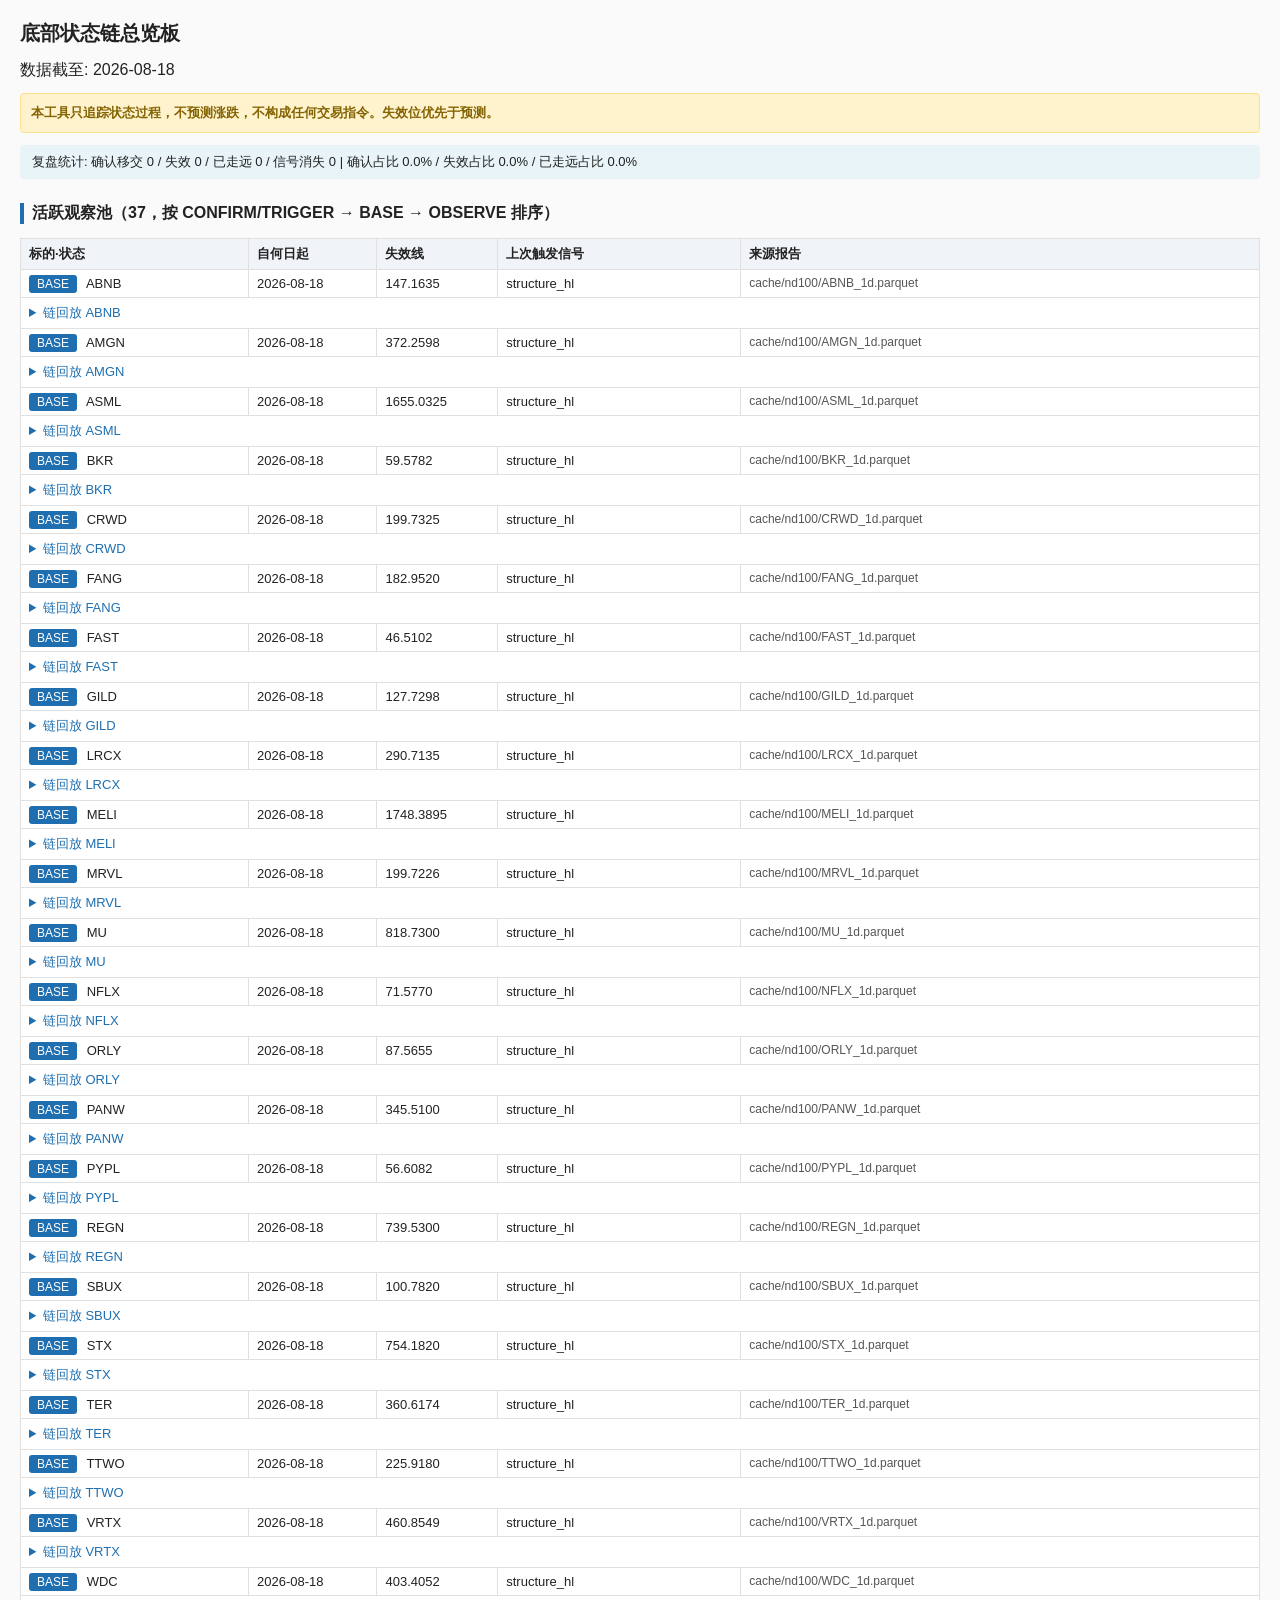
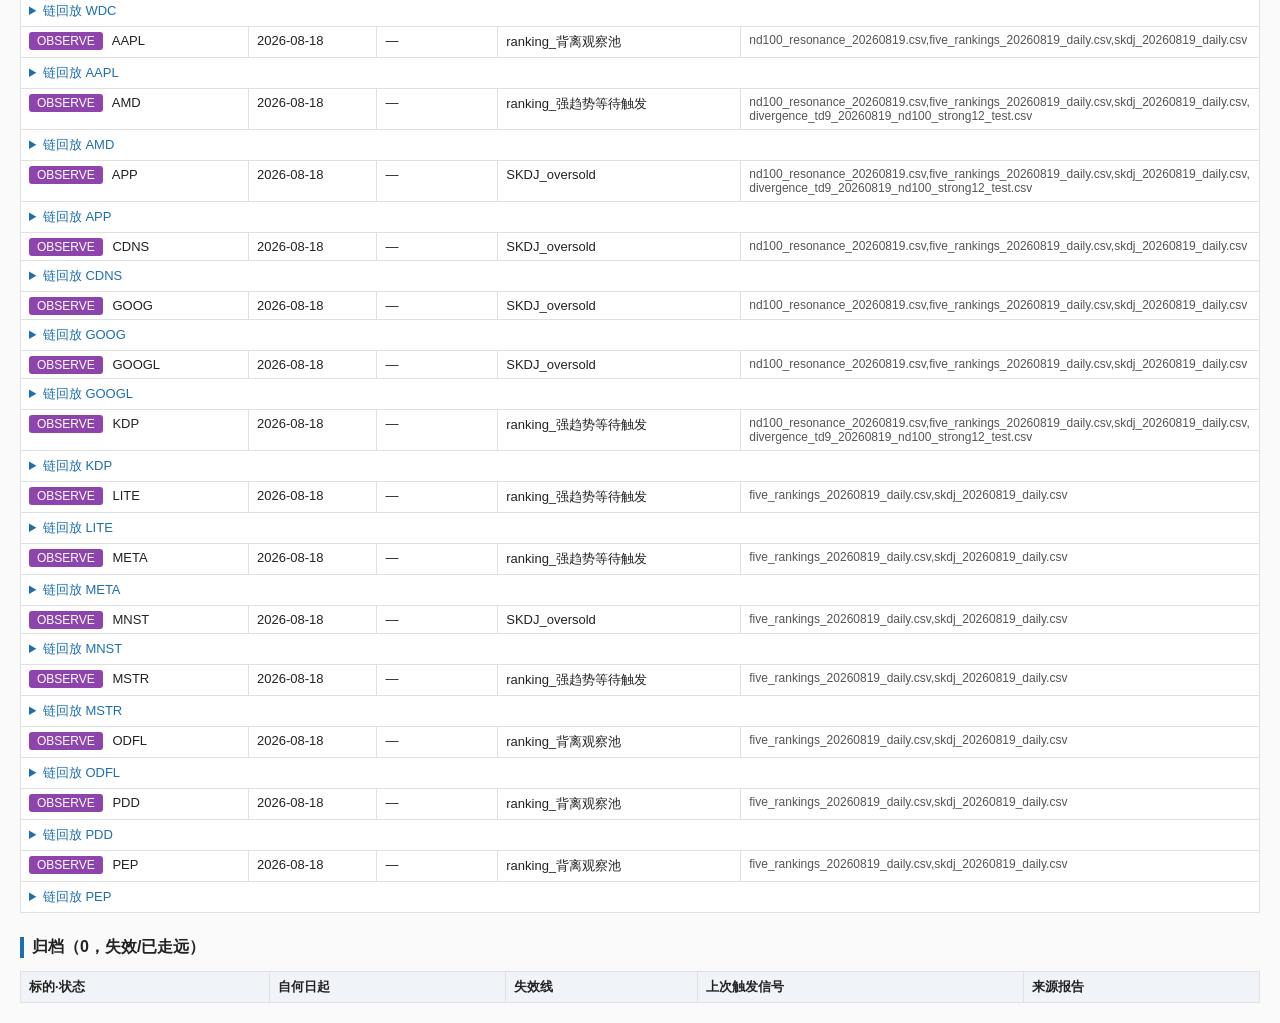
<file: demo_data/status_chain_board_real_sample.html>
<!DOCTYPE html>
<html lang="zh-CN"><head><meta charset="utf-8">
<meta name="viewport" content="width=device-width, initial-scale=1">
<title>底部状态链总览板</title>
<style>
body{font-family:-apple-system,"PingFang SC",sans-serif;margin:20px;color:#222;background:#fafafa}
h1{font-size:20px} h2{font-size:16px;margin-top:24px;border-left:4px solid #1F6FB0;padding-left:8px}
table{border-collapse:collapse;width:100%;background:#fff;margin:8px 0;font-size:13px}
th,td{border:1px solid #e0e0e0;padding:6px 8px;text-align:left;vertical-align:top}
th{background:#f0f4f8} .badge{color:#fff;padding:2px 8px;border-radius:3px;font-size:12px;margin-right:6px}
.detail{color:#555;font-size:12px;max-width:320px;word-break:break-all}
.disclaimer{background:#fff3cd;border:1px solid #ffe08a;padding:10px;border-radius:4px;margin:12px 0;font-size:13px;color:#856404;font-weight:bold}
.stats{background:#e8f4f8;padding:8px 12px;border-radius:4px;margin:12px 0;font-size:13px}
.muted{color:#999} .chain{font-size:12px;margin:4px 0} .ep{margin:6px 0;font-size:12px;color:#1F6FB0}
summary{cursor:pointer;color:#1F6FB0;font-size:13px}
</style></head><body>
<h1>底部状态链总览板</h1>
<div class="asof">数据截至: 2026-08-18</div>
<div class="disclaimer">本工具只追踪状态过程，不预测涨跌，不构成任何交易指令。失效位优先于预测。</div>
<div class="stats">复盘统计: 确认移交 0 / 失效 0 / 已走远 0 / 信号消失 0 | 确认占比 0.0% / 失效占比 0.0% / 已走远占比 0.0%</div>
<h2>活跃观察池（37，按 CONFIRM/TRIGGER → BASE → OBSERVE 排序）</h2>
<table><tr><th>标的·状态</th><th>自何日起</th><th>失效线</th><th>上次触发信号</th><th>来源报告</th></tr>
<tr><td><span class='badge' style='background:#1F6FB0'>BASE</span> ABNB</td><td>2026-08-18</td><td>147.1635</td><td>structure_hl</td><td class='detail'>cache/nd100/ABNB_1d.parquet</td></tr><tr><td colspan='5'><details><summary>链回放 ABNB</summary><div class='ep'><b>Episode #2</b> 2026-08-18→进行中 (open/open)</div><table class='chain'><tr><th>日期</th><th>转移</th><th>触发信号</th><th>证据</th><th>收盘</th><th>失效线</th></tr><tr><td>2026-08-18</td><td>NOISE→OBSERVE</td><td>ranking_背离观察池</td><td class='detail'>分层=多头共振; ranking=2(背离观察池); SKDJ K=87.85 D=88.73 顶部超买; 顶背离(RSI顶背离(49); MACD顶背离(31)); TD9=1</td><td>183.25</td><td></td></tr><tr><td>2026-08-18</td><td>OBSERVE→BASE</td><td>structure_hl</td><td class='detail'>cache/nd100/ABNB_1d.parquet</td><td>183.25</td><td>147.1635</td></tr></table></details></td></tr><tr><td><span class='badge' style='background:#1F6FB0'>BASE</span> AMGN</td><td>2026-08-18</td><td>372.2598</td><td>structure_hl</td><td class='detail'>cache/nd100/AMGN_1d.parquet</td></tr><tr><td colspan='5'><details><summary>链回放 AMGN</summary><div class='ep'><b>Episode #4</b> 2026-08-18→进行中 (open/open)</div><table class='chain'><tr><th>日期</th><th>转移</th><th>触发信号</th><th>证据</th><th>收盘</th><th>失效线</th></tr><tr><td>2026-08-18</td><td>NOISE→OBSERVE</td><td>ranking_背离观察池</td><td class='detail'>分层=多头共振; ranking=2(背离观察池); SKDJ K=89.65 D=88.41 顶部超买; 底背离(RSI底背离(15)); TD9=2</td><td>425.28</td><td></td></tr><tr><td>2026-08-18</td><td>OBSERVE→BASE</td><td>structure_hl</td><td class='detail'>cache/nd100/AMGN_1d.parquet</td><td>425.28</td><td>372.2598</td></tr></table></details></td></tr><tr><td><span class='badge' style='background:#1F6FB0'>BASE</span> ASML</td><td>2026-08-18</td><td>1655.0325</td><td>structure_hl</td><td class='detail'>cache/nd100/ASML_1d.parquet</td></tr><tr><td colspan='5'><details><summary>链回放 ASML</summary><div class='ep'><b>Episode #6</b> 2026-08-18→进行中 (open/open)</div><table class='chain'><tr><th>日期</th><th>转移</th><th>触发信号</th><th>证据</th><th>收盘</th><th>失效线</th></tr><tr><td>2026-08-18</td><td>NOISE→OBSERVE</td><td>ranking_背离观察池</td><td class='detail'>分层=多头共振; ranking=2(背离观察池); SKDJ K=81.35 D=85.24 顶部超买; 顶背离(RSI顶背离(100); MACD顶背离(100); TD9Sell(92)); TD9=1</td><td>1802.98</td><td></td></tr><tr><td>2026-08-18</td><td>OBSERVE→BASE</td><td>structure_hl</td><td class='detail'>cache/nd100/ASML_1d.parquet</td><td>1802.97998</td><td>1655.0325</td></tr></table></details></td></tr><tr><td><span class='badge' style='background:#1F6FB0'>BASE</span> BKR</td><td>2026-08-18</td><td>59.5782</td><td>structure_hl</td><td class='detail'>cache/nd100/BKR_1d.parquet</td></tr><tr><td colspan='5'><details><summary>链回放 BKR</summary><div class='ep'><b>Episode #7</b> 2026-08-18→进行中 (open/open)</div><table class='chain'><tr><th>日期</th><th>转移</th><th>触发信号</th><th>证据</th><th>收盘</th><th>失效线</th></tr><tr><td>2026-08-18</td><td>NOISE→OBSERVE</td><td>td9_setup</td><td class='detail'>分层=多头共振; ranking=5(风险噪音); SKDJ K=83.69 D=85.4 顶部超买; 顶背离(TD9Sell(92)); TD9=9</td><td>64.44</td><td></td></tr><tr><td>2026-08-18</td><td>OBSERVE→BASE</td><td>structure_hl</td><td class='detail'>cache/nd100/BKR_1d.parquet</td><td>64.44</td><td>59.5782</td></tr></table></details></td></tr><tr><td><span class='badge' style='background:#1F6FB0'>BASE</span> CRWD</td><td>2026-08-18</td><td>199.7325</td><td>structure_hl</td><td class='detail'>cache/nd100/CRWD_1d.parquet</td></tr><tr><td colspan='5'><details><summary>链回放 CRWD</summary><div class='ep'><b>Episode #9</b> 2026-08-18→进行中 (open/open)</div><table class='chain'><tr><th>日期</th><th>转移</th><th>触发信号</th><th>证据</th><th>收盘</th><th>失效线</th></tr><tr><td>2026-08-18</td><td>NOISE→OBSERVE</td><td>ranking_背离观察池</td><td class='detail'>分层=多头共振; ranking=2(背离观察池); SKDJ K=62.34 D=72.54 普通区; TD9=3</td><td>212.92</td><td></td></tr><tr><td>2026-08-18</td><td>OBSERVE→BASE</td><td>structure_hl</td><td class='detail'>cache/nd100/CRWD_1d.parquet</td><td>212.92</td><td>199.7325</td></tr></table></details></td></tr><tr><td><span class='badge' style='background:#1F6FB0'>BASE</span> FANG</td><td>2026-08-18</td><td>182.9520</td><td>structure_hl</td><td class='detail'>cache/nd100/FANG_1d.parquet</td></tr><tr><td colspan='5'><details><summary>链回放 FANG</summary><div class='ep'><b>Episode #10</b> 2026-08-18→进行中 (open/open)</div><table class='chain'><tr><th>日期</th><th>转移</th><th>触发信号</th><th>证据</th><th>收盘</th><th>失效线</th></tr><tr><td>2026-08-18</td><td>NOISE→OBSERVE</td><td>ranking_强趋势等待触发</td><td class='detail'>分层=多头共振; ranking=3(强趋势等待触发); SKDJ K=89.4 D=83.55 顶部超买; TD9=7</td><td>210.02</td><td></td></tr><tr><td>2026-08-18</td><td>OBSERVE→BASE</td><td>structure_hl</td><td class='detail'>cache/nd100/FANG_1d.parquet</td><td>210.020004</td><td>182.952</td></tr></table></details></td></tr><tr><td><span class='badge' style='background:#1F6FB0'>BASE</span> FAST</td><td>2026-08-18</td><td>46.5102</td><td>structure_hl</td><td class='detail'>cache/nd100/FAST_1d.parquet</td></tr><tr><td colspan='5'><details><summary>链回放 FAST</summary><div class='ep'><b>Episode #11</b> 2026-08-18→进行中 (open/open)</div><table class='chain'><tr><th>日期</th><th>转移</th><th>触发信号</th><th>证据</th><th>收盘</th><th>失效线</th></tr><tr><td>2026-08-18</td><td>NOISE→OBSERVE</td><td>ranking_强趋势等待触发</td><td class='detail'>分层=多头共振; ranking=3(强趋势等待触发); SKDJ K=60.65 D=71.14 普通区; 顶背离(TD9Sell(92)); TD9=4</td><td>51.27</td><td></td></tr><tr><td>2026-08-18</td><td>OBSERVE→BASE</td><td>structure_hl</td><td class='detail'>cache/nd100/FAST_1d.parquet</td><td>51.27</td><td>46.5102</td></tr></table></details></td></tr><tr><td><span class='badge' style='background:#1F6FB0'>BASE</span> GILD</td><td>2026-08-18</td><td>127.7298</td><td>structure_hl</td><td class='detail'>cache/nd100/GILD_1d.parquet</td></tr><tr><td colspan='5'><details><summary>链回放 GILD</summary><div class='ep'><b>Episode #12</b> 2026-08-18→进行中 (open/open)</div><table class='chain'><tr><th>日期</th><th>转移</th><th>触发信号</th><th>证据</th><th>收盘</th><th>失效线</th></tr><tr><td>2026-08-18</td><td>NOISE→OBSERVE</td><td>divergence_bull</td><td class='detail'>分层=多头共振; ranking=5(风险噪音); SKDJ K=91.57 D=87.47 顶部超买; 底背离(RSI底背离(53); MACD底背离(22); TD9Sell(进行中)(74)); TD9=6</td><td>143.44</td><td></td></tr><tr><td>2026-08-18</td><td>OBSERVE→BASE</td><td>structure_hl</td><td class='detail'>cache/nd100/GILD_1d.parquet</td><td>143.44</td><td>127.7298</td></tr></table></details></td></tr><tr><td><span class='badge' style='background:#1F6FB0'>BASE</span> LRCX</td><td>2026-08-18</td><td>290.7135</td><td>structure_hl</td><td class='detail'>cache/nd100/LRCX_1d.parquet</td></tr><tr><td colspan='5'><details><summary>链回放 LRCX</summary><div class='ep'><b>Episode #17</b> 2026-08-18→进行中 (open/open)</div><table class='chain'><tr><th>日期</th><th>转移</th><th>触发信号</th><th>证据</th><th>收盘</th><th>失效线</th></tr><tr><td>2026-08-18</td><td>NOISE→OBSERVE</td><td>ranking_强趋势等待触发</td><td class='detail'>ranking=3(强趋势等待触发); SKDJ K=81.62 D=83.09 顶部超买</td><td></td><td></td></tr><tr><td>2026-08-18</td><td>OBSERVE→BASE</td><td>structure_hl</td><td class='detail'>cache/nd100/LRCX_1d.parquet</td><td>327.92001</td><td>290.7135</td></tr></table></details></td></tr><tr><td><span class='badge' style='background:#1F6FB0'>BASE</span> MELI</td><td>2026-08-18</td><td>1748.3895</td><td>structure_hl</td><td class='detail'>cache/nd100/MELI_1d.parquet</td></tr><tr><td colspan='5'><details><summary>链回放 MELI</summary><div class='ep'><b>Episode #18</b> 2026-08-18→进行中 (open/open)</div><table class='chain'><tr><th>日期</th><th>转移</th><th>触发信号</th><th>证据</th><th>收盘</th><th>失效线</th></tr><tr><td>2026-08-18</td><td>NOISE→OBSERVE</td><td>ranking_背离观察池</td><td class='detail'>ranking=2(背离观察池); SKDJ K=27.95 D=36.87 普通区</td><td></td><td></td></tr><tr><td>2026-08-18</td><td>OBSERVE→BASE</td><td>structure_hl</td><td class='detail'>cache/nd100/MELI_1d.parquet</td><td>1779.14001</td><td>1748.3895</td></tr></table></details></td></tr><tr><td><span class='badge' style='background:#1F6FB0'>BASE</span> MRVL</td><td>2026-08-18</td><td>199.7226</td><td>structure_hl</td><td class='detail'>cache/nd100/MRVL_1d.parquet</td></tr><tr><td colspan='5'><details><summary>链回放 MRVL</summary><div class='ep'><b>Episode #21</b> 2026-08-18→进行中 (open/open)</div><table class='chain'><tr><th>日期</th><th>转移</th><th>触发信号</th><th>证据</th><th>收盘</th><th>失效线</th></tr><tr><td>2026-08-18</td><td>NOISE→OBSERVE</td><td>ranking_强趋势等待触发</td><td class='detail'>ranking=3(强趋势等待触发); SKDJ K=67.52 D=73.1 普通区</td><td></td><td></td></tr><tr><td>2026-08-18</td><td>OBSERVE→BASE</td><td>structure_hl</td><td class='detail'>cache/nd100/MRVL_1d.parquet</td><td>216.0</td><td>199.7226</td></tr></table></details></td></tr><tr><td><span class='badge' style='background:#1F6FB0'>BASE</span> MU</td><td>2026-08-18</td><td>818.7300</td><td>structure_hl</td><td class='detail'>cache/nd100/MU_1d.parquet</td></tr><tr><td colspan='5'><details><summary>链回放 MU</summary><div class='ep'><b>Episode #23</b> 2026-08-18→进行中 (open/open)</div><table class='chain'><tr><th>日期</th><th>转移</th><th>触发信号</th><th>证据</th><th>收盘</th><th>失效线</th></tr><tr><td>2026-08-18</td><td>NOISE→OBSERVE</td><td>ranking_强趋势等待触发</td><td class='detail'>ranking=3(强趋势等待触发); SKDJ K=77.4 D=80.63 顶部超买</td><td></td><td></td></tr><tr><td>2026-08-18</td><td>OBSERVE→BASE</td><td>structure_hl</td><td class='detail'>cache/nd100/MU_1d.parquet</td><td>940.76001</td><td>818.73</td></tr></table></details></td></tr><tr><td><span class='badge' style='background:#1F6FB0'>BASE</span> NFLX</td><td>2026-08-18</td><td>71.5770</td><td>structure_hl</td><td class='detail'>cache/nd100/NFLX_1d.parquet</td></tr><tr><td colspan='5'><details><summary>链回放 NFLX</summary><div class='ep'><b>Episode #24</b> 2026-08-18→进行中 (open/open)</div><table class='chain'><tr><th>日期</th><th>转移</th><th>触发信号</th><th>证据</th><th>收盘</th><th>失效线</th></tr><tr><td>2026-08-18</td><td>NOISE→OBSERVE</td><td>ranking_背离观察池</td><td class='detail'>ranking=2(背离观察池); SKDJ K=74.53 D=77.28 普通区</td><td></td><td></td></tr><tr><td>2026-08-18</td><td>OBSERVE→BASE</td><td>structure_hl</td><td class='detail'>cache/nd100/NFLX_1d.parquet</td><td>77.77</td><td>71.577</td></tr></table></details></td></tr><tr><td><span class='badge' style='background:#1F6FB0'>BASE</span> ORLY</td><td>2026-08-18</td><td>87.5655</td><td>structure_hl</td><td class='detail'>cache/nd100/ORLY_1d.parquet</td></tr><tr><td colspan='5'><details><summary>链回放 ORLY</summary><div class='ep'><b>Episode #26</b> 2026-08-18→进行中 (open/open)</div><table class='chain'><tr><th>日期</th><th>转移</th><th>触发信号</th><th>证据</th><th>收盘</th><th>失效线</th></tr><tr><td>2026-08-18</td><td>NOISE→OBSERVE</td><td>ranking_背离观察池</td><td class='detail'>ranking=2(背离观察池); SKDJ K=44.32 D=55.73 普通区</td><td></td><td></td></tr><tr><td>2026-08-18</td><td>OBSERVE→BASE</td><td>structure_hl</td><td class='detail'>cache/nd100/ORLY_1d.parquet</td><td>90.76</td><td>87.5655</td></tr></table></details></td></tr><tr><td><span class='badge' style='background:#1F6FB0'>BASE</span> PANW</td><td>2026-08-18</td><td>345.5100</td><td>structure_hl</td><td class='detail'>cache/nd100/PANW_1d.parquet</td></tr><tr><td colspan='5'><details><summary>链回放 PANW</summary><div class='ep'><b>Episode #27</b> 2026-08-18→进行中 (open/open)</div><table class='chain'><tr><th>日期</th><th>转移</th><th>触发信号</th><th>证据</th><th>收盘</th><th>失效线</th></tr><tr><td>2026-08-18</td><td>NOISE→OBSERVE</td><td>ranking_背离观察池</td><td class='detail'>ranking=2(背离观察池); SKDJ K=68.78 D=78.37 普通区</td><td></td><td></td></tr><tr><td>2026-08-18</td><td>OBSERVE→BASE</td><td>structure_hl</td><td class='detail'>cache/nd100/PANW_1d.parquet</td><td>374.14001</td><td>345.51</td></tr></table></details></td></tr><tr><td><span class='badge' style='background:#1F6FB0'>BASE</span> PYPL</td><td>2026-08-18</td><td>56.6082</td><td>structure_hl</td><td class='detail'>cache/nd100/PYPL_1d.parquet</td></tr><tr><td colspan='5'><details><summary>链回放 PYPL</summary><div class='ep'><b>Episode #30</b> 2026-08-18→进行中 (open/open)</div><table class='chain'><tr><th>日期</th><th>转移</th><th>触发信号</th><th>证据</th><th>收盘</th><th>失效线</th></tr><tr><td>2026-08-18</td><td>NOISE→OBSERVE</td><td>ranking_背离观察池</td><td class='detail'>ranking=2(背离观察池); SKDJ K=71.33 D=77.44 普通区</td><td></td><td></td></tr><tr><td>2026-08-18</td><td>OBSERVE→BASE</td><td>structure_hl</td><td class='detail'>cache/nd100/PYPL_1d.parquet</td><td>60.43</td><td>56.6082</td></tr></table></details></td></tr><tr><td><span class='badge' style='background:#1F6FB0'>BASE</span> REGN</td><td>2026-08-18</td><td>739.5300</td><td>structure_hl</td><td class='detail'>cache/nd100/REGN_1d.parquet</td></tr><tr><td colspan='5'><details><summary>链回放 REGN</summary><div class='ep'><b>Episode #31</b> 2026-08-18→进行中 (open/open)</div><table class='chain'><tr><th>日期</th><th>转移</th><th>触发信号</th><th>证据</th><th>收盘</th><th>失效线</th></tr><tr><td>2026-08-18</td><td>NOISE→OBSERVE</td><td>ranking_背离观察池</td><td class='detail'>ranking=2(背离观察池); SKDJ K=83.31 D=84.66 顶部超买</td><td></td><td></td></tr><tr><td>2026-08-18</td><td>OBSERVE→BASE</td><td>structure_hl</td><td class='detail'>cache/nd100/REGN_1d.parquet</td><td>810.23999</td><td>739.53</td></tr></table></details></td></tr><tr><td><span class='badge' style='background:#1F6FB0'>BASE</span> SBUX</td><td>2026-08-18</td><td>100.7820</td><td>structure_hl</td><td class='detail'>cache/nd100/SBUX_1d.parquet</td></tr><tr><td colspan='5'><details><summary>链回放 SBUX</summary><div class='ep'><b>Episode #32</b> 2026-08-18→进行中 (open/open)</div><table class='chain'><tr><th>日期</th><th>转移</th><th>触发信号</th><th>证据</th><th>收盘</th><th>失效线</th></tr><tr><td>2026-08-18</td><td>NOISE→OBSERVE</td><td>ranking_强趋势等待触发</td><td class='detail'>ranking=3(强趋势等待触发); SKDJ K=60.64 D=68.03 普通区</td><td></td><td></td></tr><tr><td>2026-08-18</td><td>OBSERVE→BASE</td><td>structure_hl</td><td class='detail'>cache/nd100/SBUX_1d.parquet</td><td>106.010002</td><td>100.782</td></tr></table></details></td></tr><tr><td><span class='badge' style='background:#1F6FB0'>BASE</span> STX</td><td>2026-08-18</td><td>754.1820</td><td>structure_hl</td><td class='detail'>cache/nd100/STX_1d.parquet</td></tr><tr><td colspan='5'><details><summary>链回放 STX</summary><div class='ep'><b>Episode #33</b> 2026-08-18→进行中 (open/open)</div><table class='chain'><tr><th>日期</th><th>转移</th><th>触发信号</th><th>证据</th><th>收盘</th><th>失效线</th></tr><tr><td>2026-08-18</td><td>NOISE→OBSERVE</td><td>ranking_强趋势等待触发</td><td class='detail'>ranking=3(强趋势等待触发); SKDJ K=76.33 D=76.71 顶部超买</td><td></td><td></td></tr><tr><td>2026-08-18</td><td>OBSERVE→BASE</td><td>structure_hl</td><td class='detail'>cache/nd100/STX_1d.parquet</td><td>903.67999</td><td>754.182</td></tr></table></details></td></tr><tr><td><span class='badge' style='background:#1F6FB0'>BASE</span> TER</td><td>2026-08-18</td><td>360.6174</td><td>structure_hl</td><td class='detail'>cache/nd100/TER_1d.parquet</td></tr><tr><td colspan='5'><details><summary>链回放 TER</summary><div class='ep'><b>Episode #34</b> 2026-08-18→进行中 (open/open)</div><table class='chain'><tr><th>日期</th><th>转移</th><th>触发信号</th><th>证据</th><th>收盘</th><th>失效线</th></tr><tr><td>2026-08-18</td><td>NOISE→OBSERVE</td><td>ranking_背离观察池</td><td class='detail'>ranking=2(背离观察池); SKDJ K=78.78 D=81.68 顶部超买</td><td></td><td></td></tr><tr><td>2026-08-18</td><td>OBSERVE→BASE</td><td>structure_hl</td><td class='detail'>cache/nd100/TER_1d.parquet</td><td>404.29001</td><td>360.6174</td></tr></table></details></td></tr><tr><td><span class='badge' style='background:#1F6FB0'>BASE</span> TTWO</td><td>2026-08-18</td><td>225.9180</td><td>structure_hl</td><td class='detail'>cache/nd100/TTWO_1d.parquet</td></tr><tr><td colspan='5'><details><summary>链回放 TTWO</summary><div class='ep'><b>Episode #35</b> 2026-08-18→进行中 (open/open)</div><table class='chain'><tr><th>日期</th><th>转移</th><th>触发信号</th><th>证据</th><th>收盘</th><th>失效线</th></tr><tr><td>2026-08-18</td><td>NOISE→OBSERVE</td><td>ranking_强趋势等待触发</td><td class='detail'>ranking=3(强趋势等待触发); SKDJ K=54.79 D=57.79 普通区</td><td></td><td></td></tr><tr><td>2026-08-18</td><td>OBSERVE→BASE</td><td>structure_hl</td><td class='detail'>cache/nd100/TTWO_1d.parquet</td><td>242.39999</td><td>225.918</td></tr></table></details></td></tr><tr><td><span class='badge' style='background:#1F6FB0'>BASE</span> VRTX</td><td>2026-08-18</td><td>460.8549</td><td>structure_hl</td><td class='detail'>cache/nd100/VRTX_1d.parquet</td></tr><tr><td colspan='5'><details><summary>链回放 VRTX</summary><div class='ep'><b>Episode #36</b> 2026-08-18→进行中 (open/open)</div><table class='chain'><tr><th>日期</th><th>转移</th><th>触发信号</th><th>证据</th><th>收盘</th><th>失效线</th></tr><tr><td>2026-08-18</td><td>NOISE→OBSERVE</td><td>ranking_强趋势等待触发</td><td class='detail'>ranking=3(强趋势等待触发); SKDJ K=63.16 D=63.58 普通区</td><td></td><td></td></tr><tr><td>2026-08-18</td><td>OBSERVE→BASE</td><td>structure_hl</td><td class='detail'>cache/nd100/VRTX_1d.parquet</td><td>528.19</td><td>460.8549</td></tr></table></details></td></tr><tr><td><span class='badge' style='background:#1F6FB0'>BASE</span> WDC</td><td>2026-08-18</td><td>403.4052</td><td>structure_hl</td><td class='detail'>cache/nd100/WDC_1d.parquet</td></tr><tr><td colspan='5'><details><summary>链回放 WDC</summary><div class='ep'><b>Episode #37</b> 2026-08-18→进行中 (open/open)</div><table class='chain'><tr><th>日期</th><th>转移</th><th>触发信号</th><th>证据</th><th>收盘</th><th>失效线</th></tr><tr><td>2026-08-18</td><td>NOISE→OBSERVE</td><td>ranking_背离观察池</td><td class='detail'>ranking=2(背离观察池); SKDJ K=59.2 D=51.43 普通区</td><td></td><td></td></tr><tr><td>2026-08-18</td><td>OBSERVE→BASE</td><td>structure_hl</td><td class='detail'>cache/nd100/WDC_1d.parquet</td><td>496.16</td><td>403.4052</td></tr></table></details></td></tr><tr><td><span class='badge' style='background:#8E44AD'>OBSERVE</span> AAPL</td><td>2026-08-18</td><td>—</td><td>ranking_背离观察池</td><td class='detail'>nd100_resonance_20260819.csv,five_rankings_20260819_daily.csv,skdj_20260819_daily.csv</td></tr><tr><td colspan='5'><details><summary>链回放 AAPL</summary><div class='ep'><b>Episode #1</b> 2026-08-18→进行中 (open/open)</div><table class='chain'><tr><th>日期</th><th>转移</th><th>触发信号</th><th>证据</th><th>收盘</th><th>失效线</th></tr><tr><td>2026-08-18</td><td>NOISE→OBSERVE</td><td>ranking_背离观察池</td><td class='detail'>分层=偏多; ranking=2(背离观察池); SKDJ K=36.38 D=29.58 普通区</td><td>310.03</td><td></td></tr></table></details></td></tr><tr><td><span class='badge' style='background:#8E44AD'>OBSERVE</span> AMD</td><td>2026-08-18</td><td>—</td><td>ranking_强趋势等待触发</td><td class='detail'>nd100_resonance_20260819.csv,five_rankings_20260819_daily.csv,skdj_20260819_daily.csv,divergence_td9_20260819_nd100_strong12_test.csv</td></tr><tr><td colspan='5'><details><summary>链回放 AMD</summary><div class='ep'><b>Episode #3</b> 2026-08-18→进行中 (open/open)</div><table class='chain'><tr><th>日期</th><th>转移</th><th>触发信号</th><th>证据</th><th>收盘</th><th>失效线</th></tr><tr><td>2026-08-18</td><td>NOISE→OBSERVE</td><td>ranking_强趋势等待触发</td><td class='detail'>分层=多头共振; ranking=3(强趋势等待触发); SKDJ K=55.71 D=53.84 普通区; 顶背离(RSI顶背离(100); MACD顶背离(100)); TD9=3</td><td>484.39</td><td></td></tr></table></details></td></tr><tr><td><span class='badge' style='background:#8E44AD'>OBSERVE</span> APP</td><td>2026-08-18</td><td>—</td><td>SKDJ_oversold</td><td class='detail'>nd100_resonance_20260819.csv,five_rankings_20260819_daily.csv,skdj_20260819_daily.csv,divergence_td9_20260819_nd100_strong12_test.csv</td></tr><tr><td colspan='5'><details><summary>链回放 APP</summary><div class='ep'><b>Episode #5</b> 2026-08-18→进行中 (open/open)</div><table class='chain'><tr><th>日期</th><th>转移</th><th>触发信号</th><th>证据</th><th>收盘</th><th>失效线</th></tr><tr><td>2026-08-18</td><td>NOISE→OBSERVE</td><td>SKDJ_oversold</td><td class='detail'>分层=空头共振; ranking=5(风险噪音); SKDJ K=7.5 D=7.51 下跌超跌; TD9=1</td><td>307.26</td><td></td></tr></table></details></td></tr><tr><td><span class='badge' style='background:#8E44AD'>OBSERVE</span> CDNS</td><td>2026-08-18</td><td>—</td><td>SKDJ_oversold</td><td class='detail'>nd100_resonance_20260819.csv,five_rankings_20260819_daily.csv,skdj_20260819_daily.csv</td></tr><tr><td colspan='5'><details><summary>链回放 CDNS</summary><div class='ep'><b>Episode #8</b> 2026-08-18→进行中 (open/open)</div><table class='chain'><tr><th>日期</th><th>转移</th><th>触发信号</th><th>证据</th><th>收盘</th><th>失效线</th></tr><tr><td>2026-08-18</td><td>NOISE→OBSERVE</td><td>SKDJ_oversold</td><td class='detail'>分层=偏空; ranking=5(风险噪音); SKDJ K=11.76 D=13.6 待人工分类</td><td>316.52</td><td></td></tr></table></details></td></tr><tr><td><span class='badge' style='background:#8E44AD'>OBSERVE</span> GOOG</td><td>2026-08-18</td><td>—</td><td>SKDJ_oversold</td><td class='detail'>nd100_resonance_20260819.csv,five_rankings_20260819_daily.csv,skdj_20260819_daily.csv</td></tr><tr><td colspan='5'><details><summary>链回放 GOOG</summary><div class='ep'><b>Episode #13</b> 2026-08-18→进行中 (open/open)</div><table class='chain'><tr><th>日期</th><th>转移</th><th>触发信号</th><th>证据</th><th>收盘</th><th>失效线</th></tr><tr><td>2026-08-18</td><td>NOISE→OBSERVE</td><td>SKDJ_oversold</td><td class='detail'>分层=偏空; ranking=5(风险噪音); SKDJ K=13.1 D=15.69 待人工分类</td><td>341.28</td><td></td></tr></table></details></td></tr><tr><td><span class='badge' style='background:#8E44AD'>OBSERVE</span> GOOGL</td><td>2026-08-18</td><td>—</td><td>SKDJ_oversold</td><td class='detail'>nd100_resonance_20260819.csv,five_rankings_20260819_daily.csv,skdj_20260819_daily.csv</td></tr><tr><td colspan='5'><details><summary>链回放 GOOGL</summary><div class='ep'><b>Episode #14</b> 2026-08-18→进行中 (open/open)</div><table class='chain'><tr><th>日期</th><th>转移</th><th>触发信号</th><th>证据</th><th>收盘</th><th>失效线</th></tr><tr><td>2026-08-18</td><td>NOISE→OBSERVE</td><td>SKDJ_oversold</td><td class='detail'>分层=偏空; ranking=5(风险噪音); SKDJ K=14.96 D=17.38 待人工分类</td><td>344.2</td><td></td></tr></table></details></td></tr><tr><td><span class='badge' style='background:#8E44AD'>OBSERVE</span> KDP</td><td>2026-08-18</td><td>—</td><td>ranking_强趋势等待触发</td><td class='detail'>nd100_resonance_20260819.csv,five_rankings_20260819_daily.csv,skdj_20260819_daily.csv,divergence_td9_20260819_nd100_strong12_test.csv</td></tr><tr><td colspan='5'><details><summary>链回放 KDP</summary><div class='ep'><b>Episode #15</b> 2026-08-18→进行中 (open/open)</div><table class='chain'><tr><th>日期</th><th>转移</th><th>触发信号</th><th>证据</th><th>收盘</th><th>失效线</th></tr><tr><td>2026-08-18</td><td>NOISE→OBSERVE</td><td>ranking_强趋势等待触发</td><td class='detail'>分层=多头共振; ranking=3(强趋势等待触发); SKDJ K=42.87 D=40.71 普通区; 顶背离(RSI顶背离(60); MACD顶背离(31)); TD9=4</td><td>30.79</td><td></td></tr></table></details></td></tr><tr><td><span class='badge' style='background:#8E44AD'>OBSERVE</span> LITE</td><td>2026-08-18</td><td>—</td><td>ranking_强趋势等待触发</td><td class='detail'>five_rankings_20260819_daily.csv,skdj_20260819_daily.csv</td></tr><tr><td colspan='5'><details><summary>链回放 LITE</summary><div class='ep'><b>Episode #16</b> 2026-08-18→进行中 (open/open)</div><table class='chain'><tr><th>日期</th><th>转移</th><th>触发信号</th><th>证据</th><th>收盘</th><th>失效线</th></tr><tr><td>2026-08-18</td><td>NOISE→OBSERVE</td><td>ranking_强趋势等待触发</td><td class='detail'>ranking=3(强趋势等待触发); SKDJ K=69.24 D=74.03 普通区</td><td></td><td></td></tr></table></details></td></tr><tr><td><span class='badge' style='background:#8E44AD'>OBSERVE</span> META</td><td>2026-08-18</td><td>—</td><td>ranking_强趋势等待触发</td><td class='detail'>five_rankings_20260819_daily.csv,skdj_20260819_daily.csv</td></tr><tr><td colspan='5'><details><summary>链回放 META</summary><div class='ep'><b>Episode #19</b> 2026-08-18→进行中 (open/open)</div><table class='chain'><tr><th>日期</th><th>转移</th><th>触发信号</th><th>证据</th><th>收盘</th><th>失效线</th></tr><tr><td>2026-08-18</td><td>NOISE→OBSERVE</td><td>ranking_强趋势等待触发</td><td class='detail'>ranking=3(强趋势等待触发); SKDJ K=30.3 D=45.49 普通区</td><td></td><td></td></tr></table></details></td></tr><tr><td><span class='badge' style='background:#8E44AD'>OBSERVE</span> MNST</td><td>2026-08-18</td><td>—</td><td>SKDJ_oversold</td><td class='detail'>five_rankings_20260819_daily.csv,skdj_20260819_daily.csv</td></tr><tr><td colspan='5'><details><summary>链回放 MNST</summary><div class='ep'><b>Episode #20</b> 2026-08-18→进行中 (open/open)</div><table class='chain'><tr><th>日期</th><th>转移</th><th>触发信号</th><th>证据</th><th>收盘</th><th>失效线</th></tr><tr><td>2026-08-18</td><td>NOISE→OBSERVE</td><td>SKDJ_oversold</td><td class='detail'>ranking=5(风险噪音); SKDJ K=3.35 D=3.67 待人工分类</td><td></td><td></td></tr></table></details></td></tr><tr><td><span class='badge' style='background:#8E44AD'>OBSERVE</span> MSTR</td><td>2026-08-18</td><td>—</td><td>ranking_强趋势等待触发</td><td class='detail'>five_rankings_20260819_daily.csv,skdj_20260819_daily.csv</td></tr><tr><td colspan='5'><details><summary>链回放 MSTR</summary><div class='ep'><b>Episode #22</b> 2026-08-18→进行中 (open/open)</div><table class='chain'><tr><th>日期</th><th>转移</th><th>触发信号</th><th>证据</th><th>收盘</th><th>失效线</th></tr><tr><td>2026-08-18</td><td>NOISE→OBSERVE</td><td>ranking_强趋势等待触发</td><td class='detail'>ranking=3(强趋势等待触发); SKDJ K=27.99 D=33.22 普通区</td><td></td><td></td></tr></table></details></td></tr><tr><td><span class='badge' style='background:#8E44AD'>OBSERVE</span> ODFL</td><td>2026-08-18</td><td>—</td><td>ranking_背离观察池</td><td class='detail'>five_rankings_20260819_daily.csv,skdj_20260819_daily.csv</td></tr><tr><td colspan='5'><details><summary>链回放 ODFL</summary><div class='ep'><b>Episode #25</b> 2026-08-18→进行中 (open/open)</div><table class='chain'><tr><th>日期</th><th>转移</th><th>触发信号</th><th>证据</th><th>收盘</th><th>失效线</th></tr><tr><td>2026-08-18</td><td>NOISE→OBSERVE</td><td>ranking_背离观察池</td><td class='detail'>ranking=2(背离观察池); SKDJ K=29.05 D=35.79 普通区</td><td></td><td></td></tr></table></details></td></tr><tr><td><span class='badge' style='background:#8E44AD'>OBSERVE</span> PDD</td><td>2026-08-18</td><td>—</td><td>ranking_背离观察池</td><td class='detail'>five_rankings_20260819_daily.csv,skdj_20260819_daily.csv</td></tr><tr><td colspan='5'><details><summary>链回放 PDD</summary><div class='ep'><b>Episode #28</b> 2026-08-18→进行中 (open/open)</div><table class='chain'><tr><th>日期</th><th>转移</th><th>触发信号</th><th>证据</th><th>收盘</th><th>失效线</th></tr><tr><td>2026-08-18</td><td>NOISE→OBSERVE</td><td>ranking_背离观察池</td><td class='detail'>ranking=2(背离观察池); SKDJ K=32.2 D=33.16 普通区</td><td></td><td></td></tr></table></details></td></tr><tr><td><span class='badge' style='background:#8E44AD'>OBSERVE</span> PEP</td><td>2026-08-18</td><td>—</td><td>ranking_背离观察池</td><td class='detail'>five_rankings_20260819_daily.csv,skdj_20260819_daily.csv</td></tr><tr><td colspan='5'><details><summary>链回放 PEP</summary><div class='ep'><b>Episode #29</b> 2026-08-18→进行中 (open/open)</div><table class='chain'><tr><th>日期</th><th>转移</th><th>触发信号</th><th>证据</th><th>收盘</th><th>失效线</th></tr><tr><td>2026-08-18</td><td>NOISE→OBSERVE</td><td>ranking_背离观察池</td><td class='detail'>ranking=2(背离观察池); SKDJ K=59.54 D=57.31 普通区</td><td></td><td></td></tr></table></details></td></tr></table>
<h2>归档（0，失效/已走远）</h2>
<table><tr><th>标的·状态</th><th>自何日起</th><th>失效线</th><th>上次触发信号</th><th>来源报告</th></tr>
</table>
</body></html>
</file>
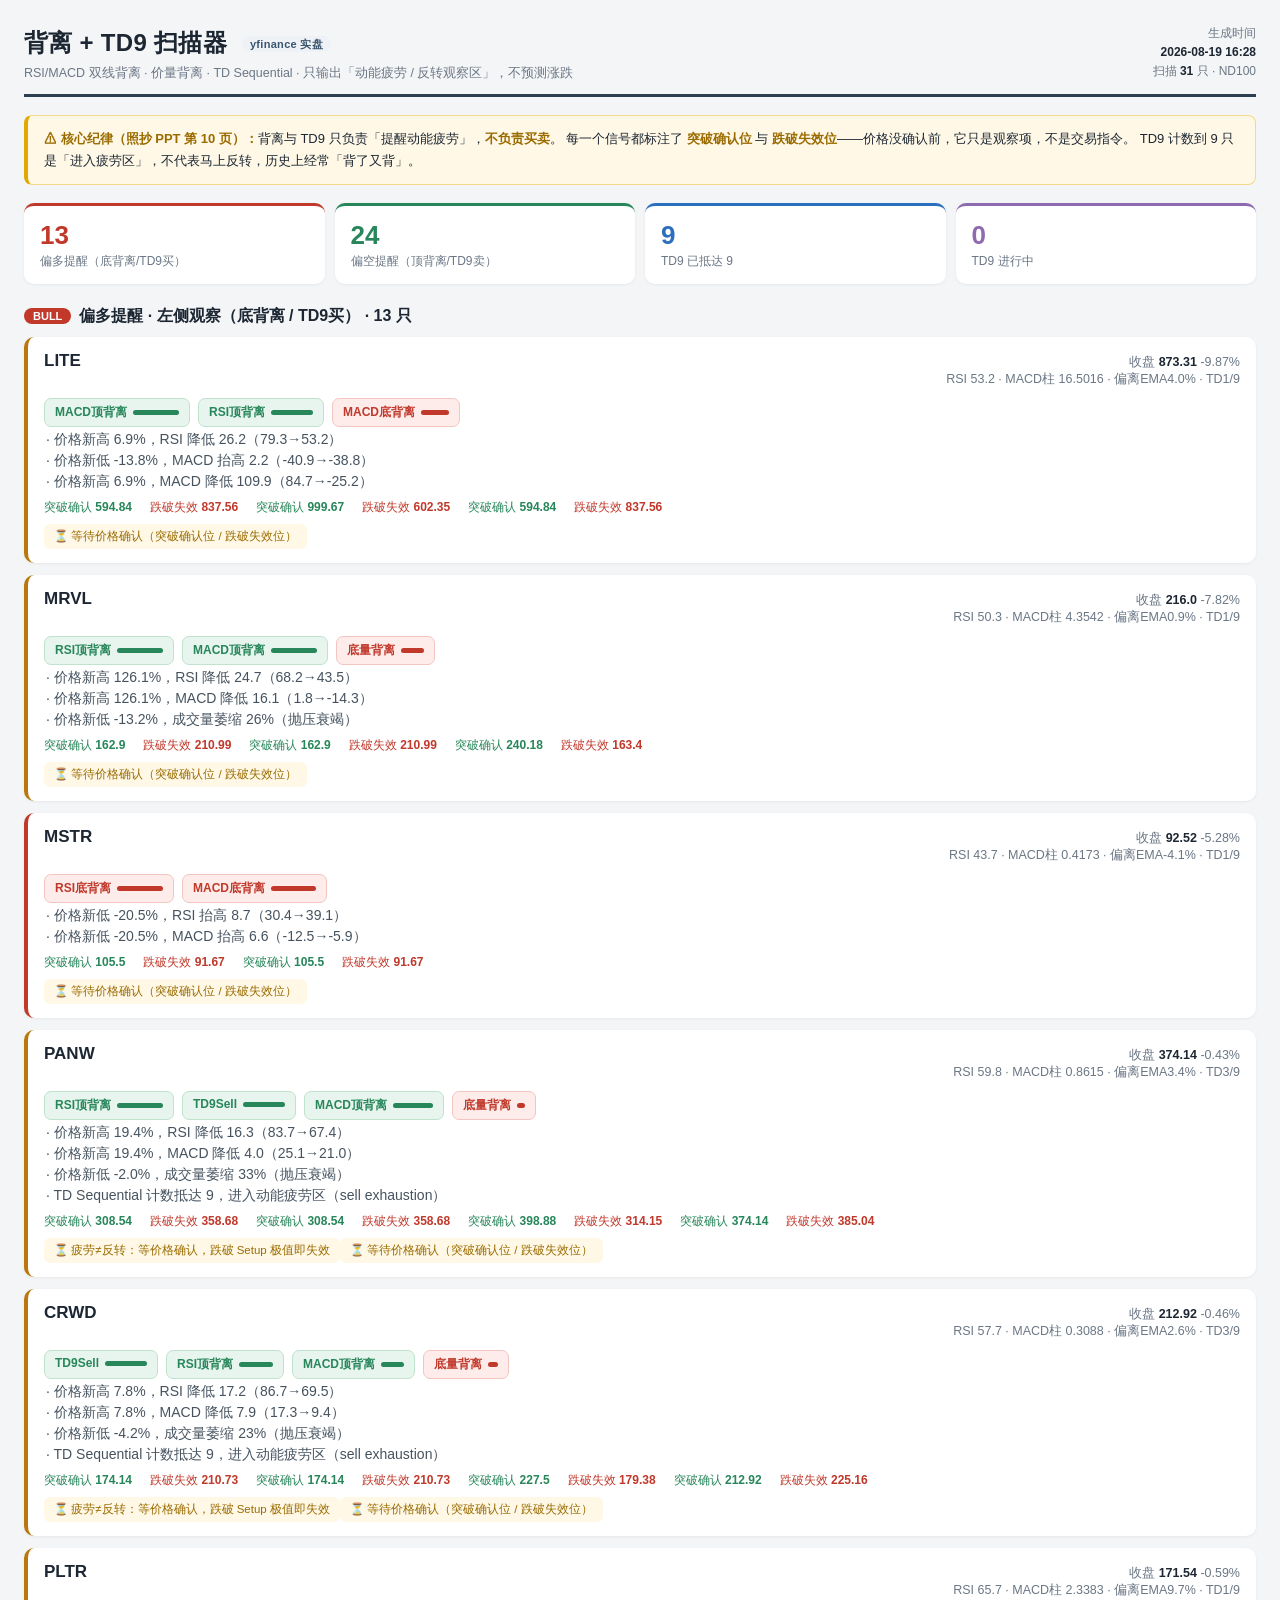
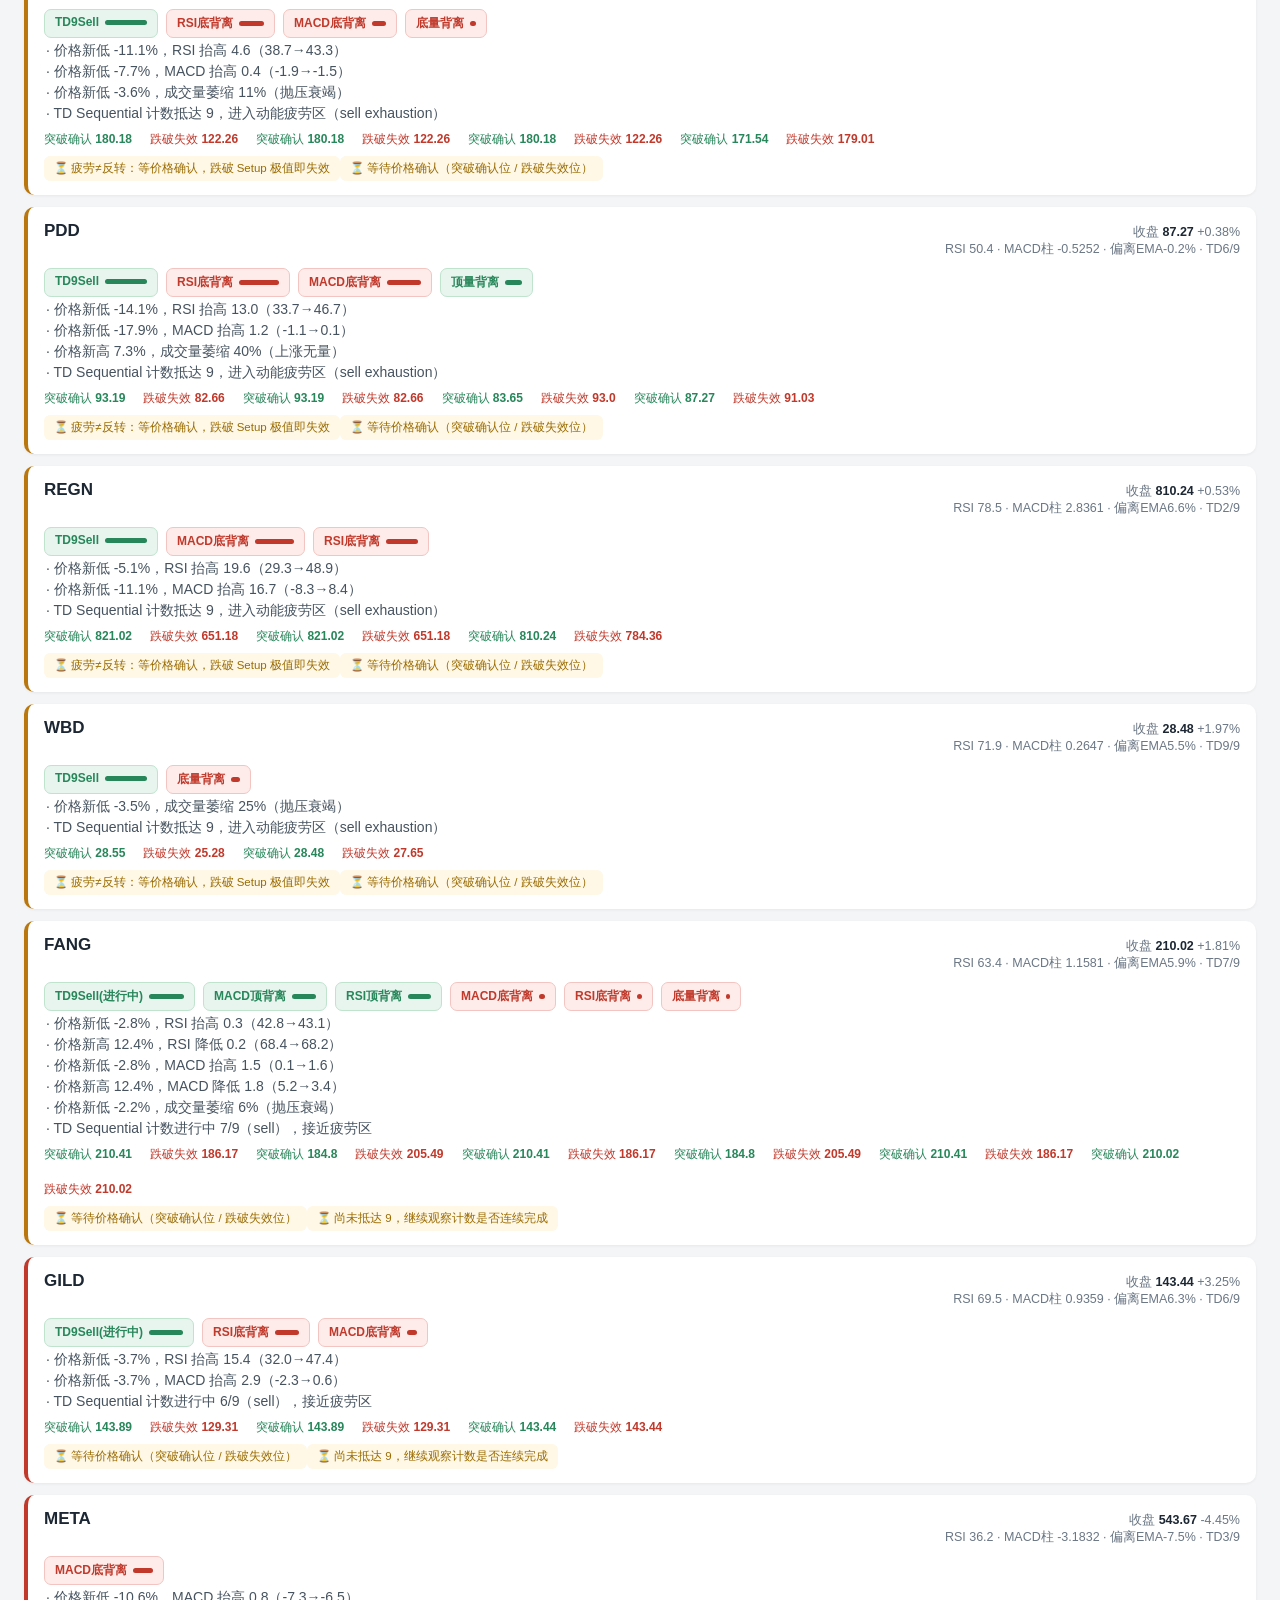
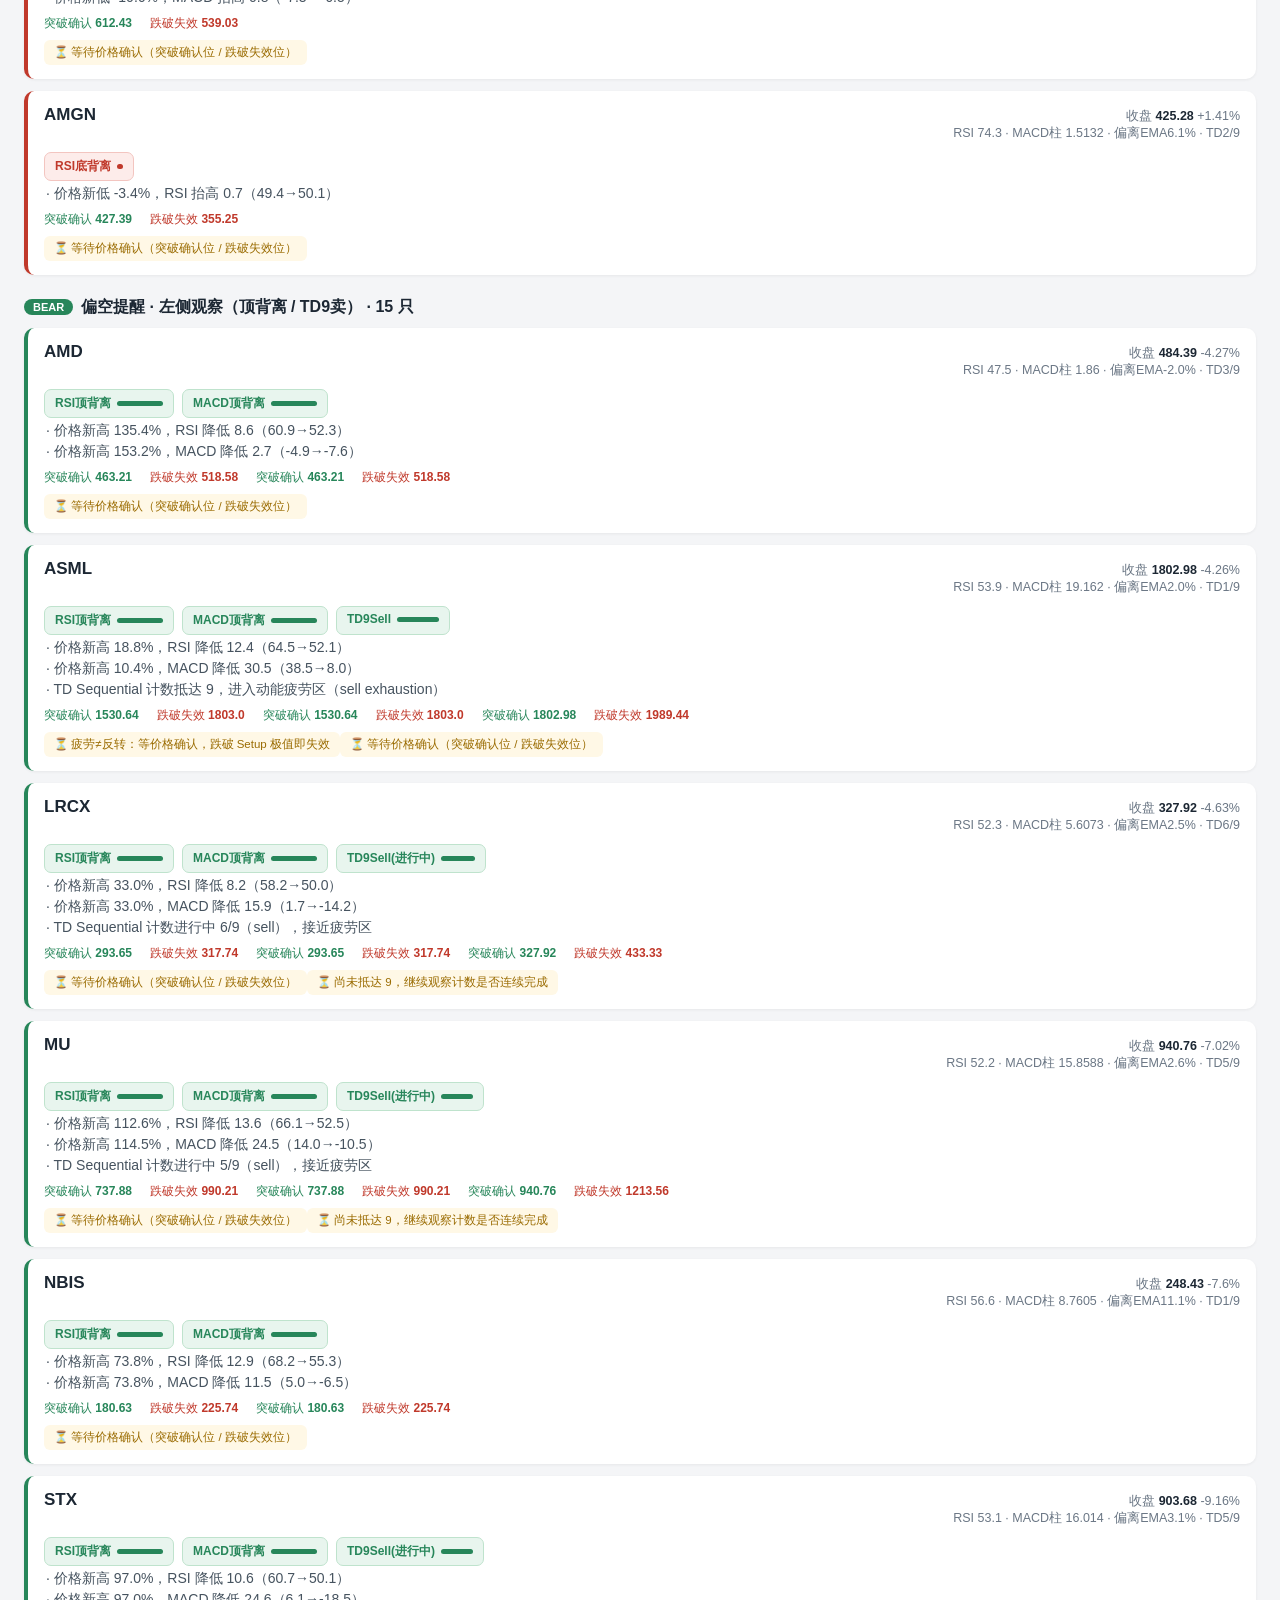
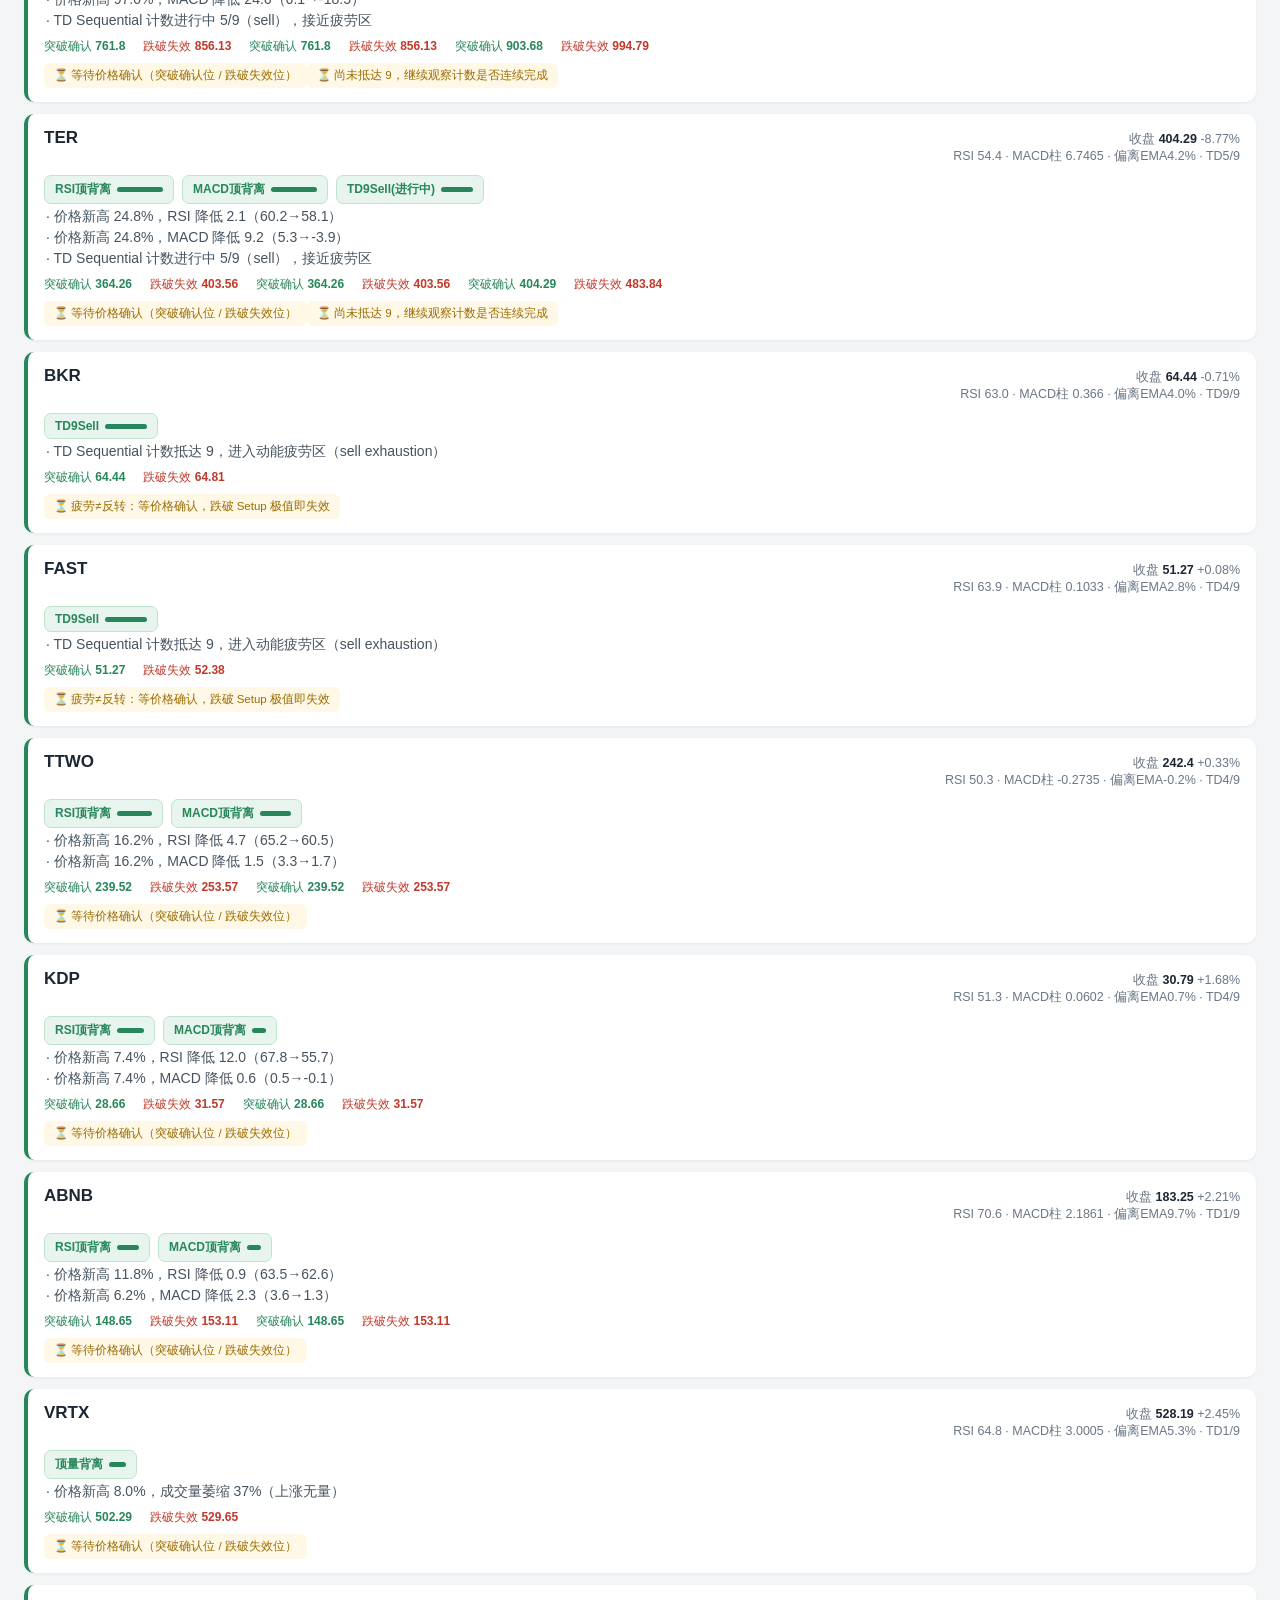
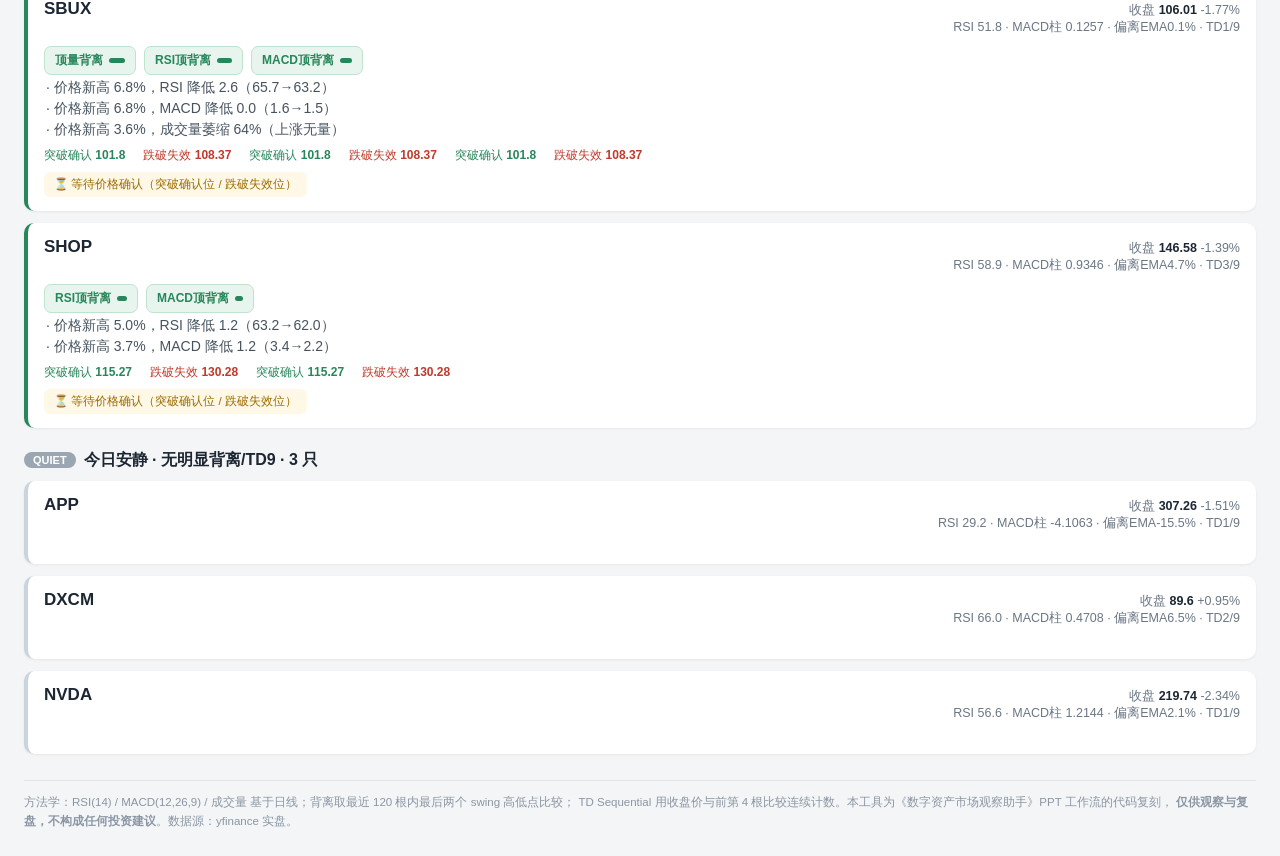
<file: daily/example/20260818/divergence_td9_20260818.html>
<!DOCTYPE html>
<html lang='zh-CN'><head><meta charset='utf-8'>
<meta name='viewport' content='width=device-width, initial-scale=1'>
<title>背离 + TD9 扫描器 · ND100</title>
<style>
  * { box-sizing: border-box; }
  body { font-family: -apple-system, BlinkMacSystemFont, 'Segoe UI', 'PingFang SC', 'Microsoft YaHei', sans-serif;
         background: #f4f5f7; color: #1c2733; margin: 0; padding: 24px; }
  .wrap { max-width: none; margin: 0 auto; }
  .hd { display:flex; justify-content:space-between; align-items:flex-end;
        border-bottom: 3px solid #2c3e50; padding-bottom: 12px; margin-bottom: 18px; }
  .hd h1 { font-size: 24px; margin:0; font-weight:800; letter-spacing:.3px; }
  .hd .sub { font-size: 12.5px; color:#6b7785; margin-top:6px; }
  .hd .meta { text-align:right; font-size:12px; color:#6b7785; line-height:1.6; }
  .hd .meta b { color:#1c2733; }
  .src { font-size:11px; background:#eef2f7; color:#3b556f; padding:2px 8px;
         border-radius:10px; margin-left:8px; vertical-align:middle; }
  .discipline { background:#fff8e6; border:1px solid #f3d98b; border-left:4px solid #e0a800;
                border-radius:8px; padding:12px 16px; margin-bottom:18px; font-size:13px; line-height:1.7; }
  .discipline b { color:#9a6b00; }
  .stats { display:flex; gap:10px; flex-wrap:wrap; margin-bottom:18px; }
  .stat { flex:1; min-width:120px; background:#fff; border-radius:10px; padding:14px 16px;
          box-shadow:0 1px 3px rgba(0,0,0,.06); border-top:3px solid #cbd3dc; }
  .stat .n { font-size:26px; font-weight:800; }
  .stat .l { font-size:12px; color:#6b7785; margin-top:2px; }
  .stat.bull { border-top-color:#c0392b; } .stat.bull .n { color:#c0392b; }
  .stat.bear { border-top-color:#27865a; } .stat.bear .n { color:#27865a; }
  .stat.td { border-top-color:#2c6fbf; } .stat.td .n { color:#2c6fbf; }
  .stat.prog { border-top-color:#8e6bb0; } .stat.prog .n { color:#8e6bb0; }
  .sec { margin:22px 0 10px; font-size:16px; font-weight:700; display:flex; align-items:center; gap:8px; }
  .sec .tag { font-size:11px; font-weight:600; padding:2px 9px; border-radius:10px; color:#fff; }
  .sec.bull .tag { background:#c0392b; } .sec.bear .tag { background:#27865a; }
  .sec.prog .tag { background:#8e6bb0; } .sec.both .tag { background:#b9770e; }
  .card { background:#fff; border-radius:10px; padding:14px 16px; margin-bottom:12px;
          box-shadow:0 1px 3px rgba(0,0,0,.06); border-left:4px solid #cbd3dc; }
  .card.bull { border-left-color:#c0392b; }
  .card.bear { border-left-color:#27865a; }
  .card.both { border-left-color:#b9770e; }
  .card .chd { display:flex; justify-content:space-between; align-items:baseline; }
  .card .tk { font-size:17px; font-weight:800; }
  .card .nm { font-size:12px; color:#8a96a3; margin-left:6px; }
  .card .px { font-size:12.5px; color:#6b7785; text-align:right; }
  .card .px b { color:#1c2733; }
  .badges { margin:10px 0 4px; display:flex; flex-wrap:wrap; gap:8px; }
  .badge { font-size:12px; padding:5px 10px; border-radius:7px; font-weight:600; }
  .badge.bull { background:#fdecea; color:#c0392b; border:1px solid #f3c5c0; }
  .badge.bear { background:#e8f5ee; color:#27865a; border:1px solid #bfe3cd; }
  .badge .bar { display:inline-block; height:5px; border-radius:3px; vertical-align:middle; margin-left:6px; }
  .badge.bull .bar { background:#c0392b; } .badge.bear .bar { background:#27865a; }
  .detail { font-size:14px; color:#46535f; margin:3px 0 0 2px; }
  .levels { display:flex; gap:18px; margin-top:8px; font-size:12px; flex-wrap:wrap; }
  .levels span b { font-weight:700; }
  .lv-confirm { color:#27865a; } .lv-invalid { color:#c0392b; }
  .wait { margin-top:8px; font-size:11.5px; color:#9a6b00; background:#fff8e6;
          border-radius:6px; padding:5px 10px; display:inline-block; }
  .empty { color:#8a96a3; font-size:12.5px; padding:6px 2px; }
  .foot { margin-top:26px; font-size:11.5px; color:#8a96a3; line-height:1.7;
          border-top:1px solid #e2e7ec; padding-top:12px; }
</style></head>
<body><div class='wrap'>
  <div class='hd'>
    <div>
      <h1>背离 + TD9 扫描器 <span class='src'>yfinance 实盘</span></h1>
      <div class='sub'>RSI/MACD 双线背离 · 价量背离 · TD Sequential · 只输出「动能疲劳 / 反转观察区」，不预测涨跌</div>
    </div>
    <div class='meta'>生成时间<b><br>2026-08-19 16:28</b><br>扫描 <b>31</b> 只 · ND100</div>
  </div>

  <div class='discipline'>
    <b>⚠ 核心纪律（照抄 PPT 第 10 页）：</b>背离与 TD9 只负责「提醒动能疲劳」，<b>不负责买卖</b>。
    每一个信号都标注了 <b>突破确认位</b> 与 <b>跌破失效位</b>——价格没确认前，它只是观察项，不是交易指令。
    TD9 计数到 9 只是「进入疲劳区」，不代表马上反转，历史上经常「背了又背」。
  </div>

  <div class='stats'>
    <div class='stat bull'><div class='n'>13</div><div class='l'>偏多提醒（底背离/TD9买）</div></div>
    <div class='stat bear'><div class='n'>24</div><div class='l'>偏空提醒（顶背离/TD9卖）</div></div>
    <div class='stat td'><div class='n'>9</div><div class='l'>TD9 已抵达 9</div></div>
    <div class='stat prog'><div class='n'>0</div><div class='l'>TD9 进行中</div></div>
  </div>

  <div class='sec bull'><span class='tag'>BULL</span>偏多提醒 · 左侧观察（底背离 / TD9买） · 13 只</div><div class='card both'>
    <div class='chd'><span><span class='tk'>LITE</span><span class='nm'></span></span><div class='px'>收盘 <b>873.31</b>  -9.87%<br>RSI 53.2 · MACD柱 16.5016 · 偏离EMA4.0% · TD1/9</div></div>
    <div class='badges'><div class='badge bear'>MACD顶背离<span class='bar' style='width:46px'></span></div><div class='badge bear'>RSI顶背离<span class='bar' style='width:42px'></span></div><div class='badge bull'>MACD底背离<span class='bar' style='width:28px'></span></div></div>
    <div class='detail'>· 价格新高 6.9%，RSI 降低 26.2（79.3→53.2）</div><div class='detail'>· 价格新低 -13.8%，MACD 抬高 2.2（-40.9→-38.8）</div><div class='detail'>· 价格新高 6.9%，MACD 降低 109.9（84.7→-25.2）</div>
    <div class='levels'><span class='lv-confirm'>突破确认 <b>594.84</b></span><span class='lv-invalid'>跌破失效 <b>837.56</b></span><span class='lv-confirm'>突破确认 <b>999.67</b></span><span class='lv-invalid'>跌破失效 <b>602.35</b></span><span class='lv-confirm'>突破确认 <b>594.84</b></span><span class='lv-invalid'>跌破失效 <b>837.56</b></span></div>
    <span class='wait'>⏳ 等待价格确认（突破确认位 / 跌破失效位）</span>
  </div><div class='card both'>
    <div class='chd'><span><span class='tk'>MRVL</span><span class='nm'></span></span><div class='px'>收盘 <b>216.0</b>  -7.82%<br>RSI 50.3 · MACD柱 4.3542 · 偏离EMA0.9% · TD1/9</div></div>
    <div class='badges'><div class='badge bear'>RSI顶背离<span class='bar' style='width:46px'></span></div><div class='badge bear'>MACD顶背离<span class='bar' style='width:46px'></span></div><div class='badge bull'>底量背离<span class='bar' style='width:23px'></span></div></div>
    <div class='detail'>· 价格新高 126.1%，RSI 降低 24.7（68.2→43.5）</div><div class='detail'>· 价格新高 126.1%，MACD 降低 16.1（1.8→-14.3）</div><div class='detail'>· 价格新低 -13.2%，成交量萎缩 26%（抛压衰竭）</div>
    <div class='levels'><span class='lv-confirm'>突破确认 <b>162.9</b></span><span class='lv-invalid'>跌破失效 <b>210.99</b></span><span class='lv-confirm'>突破确认 <b>162.9</b></span><span class='lv-invalid'>跌破失效 <b>210.99</b></span><span class='lv-confirm'>突破确认 <b>240.18</b></span><span class='lv-invalid'>跌破失效 <b>163.4</b></span></div>
    <span class='wait'>⏳ 等待价格确认（突破确认位 / 跌破失效位）</span>
  </div><div class='card bull'>
    <div class='chd'><span><span class='tk'>MSTR</span><span class='nm'></span></span><div class='px'>收盘 <b>92.52</b>  -5.28%<br>RSI 43.7 · MACD柱 0.4173 · 偏离EMA-4.1% · TD1/9</div></div>
    <div class='badges'><div class='badge bull'>RSI底背离<span class='bar' style='width:46px'></span></div><div class='badge bull'>MACD底背离<span class='bar' style='width:45px'></span></div></div>
    <div class='detail'>· 价格新低 -20.5%，RSI 抬高 8.7（30.4→39.1）</div><div class='detail'>· 价格新低 -20.5%，MACD 抬高 6.6（-12.5→-5.9）</div>
    <div class='levels'><span class='lv-confirm'>突破确认 <b>105.5</b></span><span class='lv-invalid'>跌破失效 <b>91.67</b></span><span class='lv-confirm'>突破确认 <b>105.5</b></span><span class='lv-invalid'>跌破失效 <b>91.67</b></span></div>
    <span class='wait'>⏳ 等待价格确认（突破确认位 / 跌破失效位）</span>
  </div><div class='card both'>
    <div class='chd'><span><span class='tk'>PANW</span><span class='nm'></span></span><div class='px'>收盘 <b>374.14</b>  -0.43%<br>RSI 59.8 · MACD柱 0.8615 · 偏离EMA3.4% · TD3/9</div></div>
    <div class='badges'><div class='badge bear'>RSI顶背离<span class='bar' style='width:46px'></span></div><div class='badge bear'>TD9Sell<span class='bar' style='width:42px'></span></div><div class='badge bear'>MACD顶背离<span class='bar' style='width:40px'></span></div><div class='badge bull'>底量背离<span class='bar' style='width:8px'></span></div></div>
    <div class='detail'>· 价格新高 19.4%，RSI 降低 16.3（83.7→67.4）</div><div class='detail'>· 价格新高 19.4%，MACD 降低 4.0（25.1→21.0）</div><div class='detail'>· 价格新低 -2.0%，成交量萎缩 33%（抛压衰竭）</div><div class='detail'>· TD Sequential 计数抵达 9，进入动能疲劳区（sell  exhaustion）</div>
    <div class='levels'><span class='lv-confirm'>突破确认 <b>308.54</b></span><span class='lv-invalid'>跌破失效 <b>358.68</b></span><span class='lv-confirm'>突破确认 <b>308.54</b></span><span class='lv-invalid'>跌破失效 <b>358.68</b></span><span class='lv-confirm'>突破确认 <b>398.88</b></span><span class='lv-invalid'>跌破失效 <b>314.15</b></span><span class='lv-confirm'>突破确认 <b>374.14</b></span><span class='lv-invalid'>跌破失效 <b>385.04</b></span></div>
    <span class='wait'>⏳ 疲劳≠反转：等价格确认，跌破 Setup 极值即失效</span><span class='wait'>⏳ 等待价格确认（突破确认位 / 跌破失效位）</span>
  </div><div class='card both'>
    <div class='chd'><span><span class='tk'>CRWD</span><span class='nm'></span></span><div class='px'>收盘 <b>212.92</b>  -0.46%<br>RSI 57.7 · MACD柱 0.3088 · 偏离EMA2.6% · TD3/9</div></div>
    <div class='badges'><div class='badge bear'>TD9Sell<span class='bar' style='width:42px'></span></div><div class='badge bear'>RSI顶背离<span class='bar' style='width:34px'></span></div><div class='badge bear'>MACD顶背离<span class='bar' style='width:23px'></span></div><div class='badge bull'>底量背离<span class='bar' style='width:10px'></span></div></div>
    <div class='detail'>· 价格新高 7.8%，RSI 降低 17.2（86.7→69.5）</div><div class='detail'>· 价格新高 7.8%，MACD 降低 7.9（17.3→9.4）</div><div class='detail'>· 价格新低 -4.2%，成交量萎缩 23%（抛压衰竭）</div><div class='detail'>· TD Sequential 计数抵达 9，进入动能疲劳区（sell  exhaustion）</div>
    <div class='levels'><span class='lv-confirm'>突破确认 <b>174.14</b></span><span class='lv-invalid'>跌破失效 <b>210.73</b></span><span class='lv-confirm'>突破确认 <b>174.14</b></span><span class='lv-invalid'>跌破失效 <b>210.73</b></span><span class='lv-confirm'>突破确认 <b>227.5</b></span><span class='lv-invalid'>跌破失效 <b>179.38</b></span><span class='lv-confirm'>突破确认 <b>212.92</b></span><span class='lv-invalid'>跌破失效 <b>225.16</b></span></div>
    <span class='wait'>⏳ 疲劳≠反转：等价格确认，跌破 Setup 极值即失效</span><span class='wait'>⏳ 等待价格确认（突破确认位 / 跌破失效位）</span>
  </div><div class='card both'>
    <div class='chd'><span><span class='tk'>PLTR</span><span class='nm'></span></span><div class='px'>收盘 <b>171.54</b>  -0.59%<br>RSI 65.7 · MACD柱 2.3383 · 偏离EMA9.7% · TD1/9</div></div>
    <div class='badges'><div class='badge bear'>TD9Sell<span class='bar' style='width:42px'></span></div><div class='badge bull'>RSI底背离<span class='bar' style='width:25px'></span></div><div class='badge bull'>MACD底背离<span class='bar' style='width:14px'></span></div><div class='badge bull'>底量背离<span class='bar' style='width:6px'></span></div></div>
    <div class='detail'>· 价格新低 -11.1%，RSI 抬高 4.6（38.7→43.3）</div><div class='detail'>· 价格新低 -7.7%，MACD 抬高 0.4（-1.9→-1.5）</div><div class='detail'>· 价格新低 -3.6%，成交量萎缩 11%（抛压衰竭）</div><div class='detail'>· TD Sequential 计数抵达 9，进入动能疲劳区（sell  exhaustion）</div>
    <div class='levels'><span class='lv-confirm'>突破确认 <b>180.18</b></span><span class='lv-invalid'>跌破失效 <b>122.26</b></span><span class='lv-confirm'>突破确认 <b>180.18</b></span><span class='lv-invalid'>跌破失效 <b>122.26</b></span><span class='lv-confirm'>突破确认 <b>180.18</b></span><span class='lv-invalid'>跌破失效 <b>122.26</b></span><span class='lv-confirm'>突破确认 <b>171.54</b></span><span class='lv-invalid'>跌破失效 <b>179.01</b></span></div>
    <span class='wait'>⏳ 疲劳≠反转：等价格确认，跌破 Setup 极值即失效</span><span class='wait'>⏳ 等待价格确认（突破确认位 / 跌破失效位）</span>
  </div><div class='card both'>
    <div class='chd'><span><span class='tk'>PDD</span><span class='nm'></span></span><div class='px'>收盘 <b>87.27</b>  +0.38%<br>RSI 50.4 · MACD柱 -0.5252 · 偏离EMA-0.2% · TD6/9</div></div>
    <div class='badges'><div class='badge bear'>TD9Sell<span class='bar' style='width:42px'></span></div><div class='badge bull'>RSI底背离<span class='bar' style='width:40px'></span></div><div class='badge bull'>MACD底背离<span class='bar' style='width:34px'></span></div><div class='badge bear'>顶量背离<span class='bar' style='width:17px'></span></div></div>
    <div class='detail'>· 价格新低 -14.1%，RSI 抬高 13.0（33.7→46.7）</div><div class='detail'>· 价格新低 -17.9%，MACD 抬高 1.2（-1.1→0.1）</div><div class='detail'>· 价格新高 7.3%，成交量萎缩 40%（上涨无量）</div><div class='detail'>· TD Sequential 计数抵达 9，进入动能疲劳区（sell  exhaustion）</div>
    <div class='levels'><span class='lv-confirm'>突破确认 <b>93.19</b></span><span class='lv-invalid'>跌破失效 <b>82.66</b></span><span class='lv-confirm'>突破确认 <b>93.19</b></span><span class='lv-invalid'>跌破失效 <b>82.66</b></span><span class='lv-confirm'>突破确认 <b>83.65</b></span><span class='lv-invalid'>跌破失效 <b>93.0</b></span><span class='lv-confirm'>突破确认 <b>87.27</b></span><span class='lv-invalid'>跌破失效 <b>91.03</b></span></div>
    <span class='wait'>⏳ 疲劳≠反转：等价格确认，跌破 Setup 极值即失效</span><span class='wait'>⏳ 等待价格确认（突破确认位 / 跌破失效位）</span>
  </div><div class='card both'>
    <div class='chd'><span><span class='tk'>REGN</span><span class='nm'></span></span><div class='px'>收盘 <b>810.24</b>  +0.53%<br>RSI 78.5 · MACD柱 2.8361 · 偏离EMA6.6% · TD2/9</div></div>
    <div class='badges'><div class='badge bear'>TD9Sell<span class='bar' style='width:42px'></span></div><div class='badge bull'>MACD底背离<span class='bar' style='width:39px'></span></div><div class='badge bull'>RSI底背离<span class='bar' style='width:32px'></span></div></div>
    <div class='detail'>· 价格新低 -5.1%，RSI 抬高 19.6（29.3→48.9）</div><div class='detail'>· 价格新低 -11.1%，MACD 抬高 16.7（-8.3→8.4）</div><div class='detail'>· TD Sequential 计数抵达 9，进入动能疲劳区（sell  exhaustion）</div>
    <div class='levels'><span class='lv-confirm'>突破确认 <b>821.02</b></span><span class='lv-invalid'>跌破失效 <b>651.18</b></span><span class='lv-confirm'>突破确认 <b>821.02</b></span><span class='lv-invalid'>跌破失效 <b>651.18</b></span><span class='lv-confirm'>突破确认 <b>810.24</b></span><span class='lv-invalid'>跌破失效 <b>784.36</b></span></div>
    <span class='wait'>⏳ 疲劳≠反转：等价格确认，跌破 Setup 极值即失效</span><span class='wait'>⏳ 等待价格确认（突破确认位 / 跌破失效位）</span>
  </div><div class='card both'>
    <div class='chd'><span><span class='tk'>WBD</span><span class='nm'></span></span><div class='px'>收盘 <b>28.48</b>  +1.97%<br>RSI 71.9 · MACD柱 0.2647 · 偏离EMA5.5% · TD9/9</div></div>
    <div class='badges'><div class='badge bear'>TD9Sell<span class='bar' style='width:42px'></span></div><div class='badge bull'>底量背离<span class='bar' style='width:9px'></span></div></div>
    <div class='detail'>· 价格新低 -3.5%，成交量萎缩 25%（抛压衰竭）</div><div class='detail'>· TD Sequential 计数抵达 9，进入动能疲劳区（sell  exhaustion）</div>
    <div class='levels'><span class='lv-confirm'>突破确认 <b>28.55</b></span><span class='lv-invalid'>跌破失效 <b>25.28</b></span><span class='lv-confirm'>突破确认 <b>28.48</b></span><span class='lv-invalid'>跌破失效 <b>27.65</b></span></div>
    <span class='wait'>⏳ 疲劳≠反转：等价格确认，跌破 Setup 极值即失效</span><span class='wait'>⏳ 等待价格确认（突破确认位 / 跌破失效位）</span>
  </div><div class='card both'>
    <div class='chd'><span><span class='tk'>FANG</span><span class='nm'></span></span><div class='px'>收盘 <b>210.02</b>  +1.81%<br>RSI 63.4 · MACD柱 1.1581 · 偏离EMA5.9% · TD7/9</div></div>
    <div class='badges'><div class='badge bear'>TD9Sell(进行中)<span class='bar' style='width:35px'></span></div><div class='badge bear'>MACD顶背离<span class='bar' style='width:24px'></span></div><div class='badge bear'>RSI顶背离<span class='bar' style='width:23px'></span></div><div class='badge bull'>MACD底背离<span class='bar' style='width:6px'></span></div><div class='badge bull'>RSI底背离<span class='bar' style='width:5px'></span></div><div class='badge bull'>底量背离<span class='bar' style='width:4px'></span></div></div>
    <div class='detail'>· 价格新低 -2.8%，RSI 抬高 0.3（42.8→43.1）</div><div class='detail'>· 价格新高 12.4%，RSI 降低 0.2（68.4→68.2）</div><div class='detail'>· 价格新低 -2.8%，MACD 抬高 1.5（0.1→1.6）</div><div class='detail'>· 价格新高 12.4%，MACD 降低 1.8（5.2→3.4）</div><div class='detail'>· 价格新低 -2.2%，成交量萎缩 6%（抛压衰竭）</div><div class='detail'>· TD Sequential 计数进行中 7/9（sell），接近疲劳区</div>
    <div class='levels'><span class='lv-confirm'>突破确认 <b>210.41</b></span><span class='lv-invalid'>跌破失效 <b>186.17</b></span><span class='lv-confirm'>突破确认 <b>184.8</b></span><span class='lv-invalid'>跌破失效 <b>205.49</b></span><span class='lv-confirm'>突破确认 <b>210.41</b></span><span class='lv-invalid'>跌破失效 <b>186.17</b></span><span class='lv-confirm'>突破确认 <b>184.8</b></span><span class='lv-invalid'>跌破失效 <b>205.49</b></span><span class='lv-confirm'>突破确认 <b>210.41</b></span><span class='lv-invalid'>跌破失效 <b>186.17</b></span><span class='lv-confirm'>突破确认 <b>210.02</b></span><span class='lv-invalid'>跌破失效 <b>210.02</b></span></div>
    <span class='wait'>⏳ 等待价格确认（突破确认位 / 跌破失效位）</span><span class='wait'>⏳ 尚未抵达 9，继续观察计数是否连续完成</span>
  </div><div class='card bull'>
    <div class='chd'><span><span class='tk'>GILD</span><span class='nm'></span></span><div class='px'>收盘 <b>143.44</b>  +3.25%<br>RSI 69.5 · MACD柱 0.9359 · 偏离EMA6.3% · TD6/9</div></div>
    <div class='badges'><div class='badge bear'>TD9Sell(进行中)<span class='bar' style='width:34px'></span></div><div class='badge bull'>RSI底背离<span class='bar' style='width:24px'></span></div><div class='badge bull'>MACD底背离<span class='bar' style='width:10px'></span></div></div>
    <div class='detail'>· 价格新低 -3.7%，RSI 抬高 15.4（32.0→47.4）</div><div class='detail'>· 价格新低 -3.7%，MACD 抬高 2.9（-2.3→0.6）</div><div class='detail'>· TD Sequential 计数进行中 6/9（sell），接近疲劳区</div>
    <div class='levels'><span class='lv-confirm'>突破确认 <b>143.89</b></span><span class='lv-invalid'>跌破失效 <b>129.31</b></span><span class='lv-confirm'>突破确认 <b>143.89</b></span><span class='lv-invalid'>跌破失效 <b>129.31</b></span><span class='lv-confirm'>突破确认 <b>143.44</b></span><span class='lv-invalid'>跌破失效 <b>143.44</b></span></div>
    <span class='wait'>⏳ 等待价格确认（突破确认位 / 跌破失效位）</span><span class='wait'>⏳ 尚未抵达 9，继续观察计数是否连续完成</span>
  </div><div class='card bull'>
    <div class='chd'><span><span class='tk'>META</span><span class='nm'></span></span><div class='px'>收盘 <b>543.67</b>  -4.45%<br>RSI 36.2 · MACD柱 -3.1832 · 偏离EMA-7.5% · TD3/9</div></div>
    <div class='badges'><div class='badge bull'>MACD底背离<span class='bar' style='width:20px'></span></div></div>
    <div class='detail'>· 价格新低 -10.6%，MACD 抬高 0.8（-7.3→-6.5）</div>
    <div class='levels'><span class='lv-confirm'>突破确认 <b>612.43</b></span><span class='lv-invalid'>跌破失效 <b>539.03</b></span></div>
    <span class='wait'>⏳ 等待价格确认（突破确认位 / 跌破失效位）</span>
  </div><div class='card bull'>
    <div class='chd'><span><span class='tk'>AMGN</span><span class='nm'></span></span><div class='px'>收盘 <b>425.28</b>  +1.41%<br>RSI 74.3 · MACD柱 1.5132 · 偏离EMA6.1% · TD2/9</div></div>
    <div class='badges'><div class='badge bull'>RSI底背离<span class='bar' style='width:6px'></span></div></div>
    <div class='detail'>· 价格新低 -3.4%，RSI 抬高 0.7（49.4→50.1）</div>
    <div class='levels'><span class='lv-confirm'>突破确认 <b>427.39</b></span><span class='lv-invalid'>跌破失效 <b>355.25</b></span></div>
    <span class='wait'>⏳ 等待价格确认（突破确认位 / 跌破失效位）</span>
  </div><div class='sec bear'><span class='tag'>BEAR</span>偏空提醒 · 左侧观察（顶背离 / TD9卖） · 15 只</div><div class='card bear'>
    <div class='chd'><span><span class='tk'>AMD</span><span class='nm'></span></span><div class='px'>收盘 <b>484.39</b>  -4.27%<br>RSI 47.5 · MACD柱 1.86 · 偏离EMA-2.0% · TD3/9</div></div>
    <div class='badges'><div class='badge bear'>RSI顶背离<span class='bar' style='width:46px'></span></div><div class='badge bear'>MACD顶背离<span class='bar' style='width:46px'></span></div></div>
    <div class='detail'>· 价格新高 135.4%，RSI 降低 8.6（60.9→52.3）</div><div class='detail'>· 价格新高 153.2%，MACD 降低 2.7（-4.9→-7.6）</div>
    <div class='levels'><span class='lv-confirm'>突破确认 <b>463.21</b></span><span class='lv-invalid'>跌破失效 <b>518.58</b></span><span class='lv-confirm'>突破确认 <b>463.21</b></span><span class='lv-invalid'>跌破失效 <b>518.58</b></span></div>
    <span class='wait'>⏳ 等待价格确认（突破确认位 / 跌破失效位）</span>
  </div><div class='card bear'>
    <div class='chd'><span><span class='tk'>ASML</span><span class='nm'></span></span><div class='px'>收盘 <b>1802.98</b>  -4.26%<br>RSI 53.9 · MACD柱 19.162 · 偏离EMA2.0% · TD1/9</div></div>
    <div class='badges'><div class='badge bear'>RSI顶背离<span class='bar' style='width:46px'></span></div><div class='badge bear'>MACD顶背离<span class='bar' style='width:46px'></span></div><div class='badge bear'>TD9Sell<span class='bar' style='width:42px'></span></div></div>
    <div class='detail'>· 价格新高 18.8%，RSI 降低 12.4（64.5→52.1）</div><div class='detail'>· 价格新高 10.4%，MACD 降低 30.5（38.5→8.0）</div><div class='detail'>· TD Sequential 计数抵达 9，进入动能疲劳区（sell  exhaustion）</div>
    <div class='levels'><span class='lv-confirm'>突破确认 <b>1530.64</b></span><span class='lv-invalid'>跌破失效 <b>1803.0</b></span><span class='lv-confirm'>突破确认 <b>1530.64</b></span><span class='lv-invalid'>跌破失效 <b>1803.0</b></span><span class='lv-confirm'>突破确认 <b>1802.98</b></span><span class='lv-invalid'>跌破失效 <b>1989.44</b></span></div>
    <span class='wait'>⏳ 疲劳≠反转：等价格确认，跌破 Setup 极值即失效</span><span class='wait'>⏳ 等待价格确认（突破确认位 / 跌破失效位）</span>
  </div><div class='card bear'>
    <div class='chd'><span><span class='tk'>LRCX</span><span class='nm'></span></span><div class='px'>收盘 <b>327.92</b>  -4.63%<br>RSI 52.3 · MACD柱 5.6073 · 偏离EMA2.5% · TD6/9</div></div>
    <div class='badges'><div class='badge bear'>RSI顶背离<span class='bar' style='width:46px'></span></div><div class='badge bear'>MACD顶背离<span class='bar' style='width:46px'></span></div><div class='badge bear'>TD9Sell(进行中)<span class='bar' style='width:34px'></span></div></div>
    <div class='detail'>· 价格新高 33.0%，RSI 降低 8.2（58.2→50.0）</div><div class='detail'>· 价格新高 33.0%，MACD 降低 15.9（1.7→-14.2）</div><div class='detail'>· TD Sequential 计数进行中 6/9（sell），接近疲劳区</div>
    <div class='levels'><span class='lv-confirm'>突破确认 <b>293.65</b></span><span class='lv-invalid'>跌破失效 <b>317.74</b></span><span class='lv-confirm'>突破确认 <b>293.65</b></span><span class='lv-invalid'>跌破失效 <b>317.74</b></span><span class='lv-confirm'>突破确认 <b>327.92</b></span><span class='lv-invalid'>跌破失效 <b>433.33</b></span></div>
    <span class='wait'>⏳ 等待价格确认（突破确认位 / 跌破失效位）</span><span class='wait'>⏳ 尚未抵达 9，继续观察计数是否连续完成</span>
  </div><div class='card bear'>
    <div class='chd'><span><span class='tk'>MU</span><span class='nm'></span></span><div class='px'>收盘 <b>940.76</b>  -7.02%<br>RSI 52.2 · MACD柱 15.8588 · 偏离EMA2.6% · TD5/9</div></div>
    <div class='badges'><div class='badge bear'>RSI顶背离<span class='bar' style='width:46px'></span></div><div class='badge bear'>MACD顶背离<span class='bar' style='width:46px'></span></div><div class='badge bear'>TD9Sell(进行中)<span class='bar' style='width:32px'></span></div></div>
    <div class='detail'>· 价格新高 112.6%，RSI 降低 13.6（66.1→52.5）</div><div class='detail'>· 价格新高 114.5%，MACD 降低 24.5（14.0→-10.5）</div><div class='detail'>· TD Sequential 计数进行中 5/9（sell），接近疲劳区</div>
    <div class='levels'><span class='lv-confirm'>突破确认 <b>737.88</b></span><span class='lv-invalid'>跌破失效 <b>990.21</b></span><span class='lv-confirm'>突破确认 <b>737.88</b></span><span class='lv-invalid'>跌破失效 <b>990.21</b></span><span class='lv-confirm'>突破确认 <b>940.76</b></span><span class='lv-invalid'>跌破失效 <b>1213.56</b></span></div>
    <span class='wait'>⏳ 等待价格确认（突破确认位 / 跌破失效位）</span><span class='wait'>⏳ 尚未抵达 9，继续观察计数是否连续完成</span>
  </div><div class='card bear'>
    <div class='chd'><span><span class='tk'>NBIS</span><span class='nm'></span></span><div class='px'>收盘 <b>248.43</b>  -7.6%<br>RSI 56.6 · MACD柱 8.7605 · 偏离EMA11.1% · TD1/9</div></div>
    <div class='badges'><div class='badge bear'>RSI顶背离<span class='bar' style='width:46px'></span></div><div class='badge bear'>MACD顶背离<span class='bar' style='width:46px'></span></div></div>
    <div class='detail'>· 价格新高 73.8%，RSI 降低 12.9（68.2→55.3）</div><div class='detail'>· 价格新高 73.8%，MACD 降低 11.5（5.0→-6.5）</div>
    <div class='levels'><span class='lv-confirm'>突破确认 <b>180.63</b></span><span class='lv-invalid'>跌破失效 <b>225.74</b></span><span class='lv-confirm'>突破确认 <b>180.63</b></span><span class='lv-invalid'>跌破失效 <b>225.74</b></span></div>
    <span class='wait'>⏳ 等待价格确认（突破确认位 / 跌破失效位）</span>
  </div><div class='card bear'>
    <div class='chd'><span><span class='tk'>STX</span><span class='nm'></span></span><div class='px'>收盘 <b>903.68</b>  -9.16%<br>RSI 53.1 · MACD柱 16.014 · 偏离EMA3.1% · TD5/9</div></div>
    <div class='badges'><div class='badge bear'>RSI顶背离<span class='bar' style='width:46px'></span></div><div class='badge bear'>MACD顶背离<span class='bar' style='width:46px'></span></div><div class='badge bear'>TD9Sell(进行中)<span class='bar' style='width:32px'></span></div></div>
    <div class='detail'>· 价格新高 97.0%，RSI 降低 10.6（60.7→50.1）</div><div class='detail'>· 价格新高 97.0%，MACD 降低 24.6（6.1→-18.5）</div><div class='detail'>· TD Sequential 计数进行中 5/9（sell），接近疲劳区</div>
    <div class='levels'><span class='lv-confirm'>突破确认 <b>761.8</b></span><span class='lv-invalid'>跌破失效 <b>856.13</b></span><span class='lv-confirm'>突破确认 <b>761.8</b></span><span class='lv-invalid'>跌破失效 <b>856.13</b></span><span class='lv-confirm'>突破确认 <b>903.68</b></span><span class='lv-invalid'>跌破失效 <b>994.79</b></span></div>
    <span class='wait'>⏳ 等待价格确认（突破确认位 / 跌破失效位）</span><span class='wait'>⏳ 尚未抵达 9，继续观察计数是否连续完成</span>
  </div><div class='card bear'>
    <div class='chd'><span><span class='tk'>TER</span><span class='nm'></span></span><div class='px'>收盘 <b>404.29</b>  -8.77%<br>RSI 54.4 · MACD柱 6.7465 · 偏离EMA4.2% · TD5/9</div></div>
    <div class='badges'><div class='badge bear'>RSI顶背离<span class='bar' style='width:46px'></span></div><div class='badge bear'>MACD顶背离<span class='bar' style='width:46px'></span></div><div class='badge bear'>TD9Sell(进行中)<span class='bar' style='width:32px'></span></div></div>
    <div class='detail'>· 价格新高 24.8%，RSI 降低 2.1（60.2→58.1）</div><div class='detail'>· 价格新高 24.8%，MACD 降低 9.2（5.3→-3.9）</div><div class='detail'>· TD Sequential 计数进行中 5/9（sell），接近疲劳区</div>
    <div class='levels'><span class='lv-confirm'>突破确认 <b>364.26</b></span><span class='lv-invalid'>跌破失效 <b>403.56</b></span><span class='lv-confirm'>突破确认 <b>364.26</b></span><span class='lv-invalid'>跌破失效 <b>403.56</b></span><span class='lv-confirm'>突破确认 <b>404.29</b></span><span class='lv-invalid'>跌破失效 <b>483.84</b></span></div>
    <span class='wait'>⏳ 等待价格确认（突破确认位 / 跌破失效位）</span><span class='wait'>⏳ 尚未抵达 9，继续观察计数是否连续完成</span>
  </div><div class='card bear'>
    <div class='chd'><span><span class='tk'>BKR</span><span class='nm'></span></span><div class='px'>收盘 <b>64.44</b>  -0.71%<br>RSI 63.0 · MACD柱 0.366 · 偏离EMA4.0% · TD9/9</div></div>
    <div class='badges'><div class='badge bear'>TD9Sell<span class='bar' style='width:42px'></span></div></div>
    <div class='detail'>· TD Sequential 计数抵达 9，进入动能疲劳区（sell  exhaustion）</div>
    <div class='levels'><span class='lv-confirm'>突破确认 <b>64.44</b></span><span class='lv-invalid'>跌破失效 <b>64.81</b></span></div>
    <span class='wait'>⏳ 疲劳≠反转：等价格确认，跌破 Setup 极值即失效</span>
  </div><div class='card bear'>
    <div class='chd'><span><span class='tk'>FAST</span><span class='nm'></span></span><div class='px'>收盘 <b>51.27</b>  +0.08%<br>RSI 63.9 · MACD柱 0.1033 · 偏离EMA2.8% · TD4/9</div></div>
    <div class='badges'><div class='badge bear'>TD9Sell<span class='bar' style='width:42px'></span></div></div>
    <div class='detail'>· TD Sequential 计数抵达 9，进入动能疲劳区（sell  exhaustion）</div>
    <div class='levels'><span class='lv-confirm'>突破确认 <b>51.27</b></span><span class='lv-invalid'>跌破失效 <b>52.38</b></span></div>
    <span class='wait'>⏳ 疲劳≠反转：等价格确认，跌破 Setup 极值即失效</span>
  </div><div class='card bear'>
    <div class='chd'><span><span class='tk'>TTWO</span><span class='nm'></span></span><div class='px'>收盘 <b>242.4</b>  +0.33%<br>RSI 50.3 · MACD柱 -0.2735 · 偏离EMA-0.2% · TD4/9</div></div>
    <div class='badges'><div class='badge bear'>RSI顶背离<span class='bar' style='width:35px'></span></div><div class='badge bear'>MACD顶背离<span class='bar' style='width:31px'></span></div></div>
    <div class='detail'>· 价格新高 16.2%，RSI 降低 4.7（65.2→60.5）</div><div class='detail'>· 价格新高 16.2%，MACD 降低 1.5（3.3→1.7）</div>
    <div class='levels'><span class='lv-confirm'>突破确认 <b>239.52</b></span><span class='lv-invalid'>跌破失效 <b>253.57</b></span><span class='lv-confirm'>突破确认 <b>239.52</b></span><span class='lv-invalid'>跌破失效 <b>253.57</b></span></div>
    <span class='wait'>⏳ 等待价格确认（突破确认位 / 跌破失效位）</span>
  </div><div class='card bear'>
    <div class='chd'><span><span class='tk'>KDP</span><span class='nm'></span></span><div class='px'>收盘 <b>30.79</b>  +1.68%<br>RSI 51.3 · MACD柱 0.0602 · 偏离EMA0.7% · TD4/9</div></div>
    <div class='badges'><div class='badge bear'>RSI顶背离<span class='bar' style='width:27px'></span></div><div class='badge bear'>MACD顶背离<span class='bar' style='width:14px'></span></div></div>
    <div class='detail'>· 价格新高 7.4%，RSI 降低 12.0（67.8→55.7）</div><div class='detail'>· 价格新高 7.4%，MACD 降低 0.6（0.5→-0.1）</div>
    <div class='levels'><span class='lv-confirm'>突破确认 <b>28.66</b></span><span class='lv-invalid'>跌破失效 <b>31.57</b></span><span class='lv-confirm'>突破确认 <b>28.66</b></span><span class='lv-invalid'>跌破失效 <b>31.57</b></span></div>
    <span class='wait'>⏳ 等待价格确认（突破确认位 / 跌破失效位）</span>
  </div><div class='card bear'>
    <div class='chd'><span><span class='tk'>ABNB</span><span class='nm'></span></span><div class='px'>收盘 <b>183.25</b>  +2.21%<br>RSI 70.6 · MACD柱 2.1861 · 偏离EMA9.7% · TD1/9</div></div>
    <div class='badges'><div class='badge bear'>RSI顶背离<span class='bar' style='width:22px'></span></div><div class='badge bear'>MACD顶背离<span class='bar' style='width:14px'></span></div></div>
    <div class='detail'>· 价格新高 11.8%，RSI 降低 0.9（63.5→62.6）</div><div class='detail'>· 价格新高 6.2%，MACD 降低 2.3（3.6→1.3）</div>
    <div class='levels'><span class='lv-confirm'>突破确认 <b>148.65</b></span><span class='lv-invalid'>跌破失效 <b>153.11</b></span><span class='lv-confirm'>突破确认 <b>148.65</b></span><span class='lv-invalid'>跌破失效 <b>153.11</b></span></div>
    <span class='wait'>⏳ 等待价格确认（突破确认位 / 跌破失效位）</span>
  </div><div class='card bear'>
    <div class='chd'><span><span class='tk'>VRTX</span><span class='nm'></span></span><div class='px'>收盘 <b>528.19</b>  +2.45%<br>RSI 64.8 · MACD柱 3.0005 · 偏离EMA5.3% · TD1/9</div></div>
    <div class='badges'><div class='badge bear'>顶量背离<span class='bar' style='width:17px'></span></div></div>
    <div class='detail'>· 价格新高 8.0%，成交量萎缩 37%（上涨无量）</div>
    <div class='levels'><span class='lv-confirm'>突破确认 <b>502.29</b></span><span class='lv-invalid'>跌破失效 <b>529.65</b></span></div>
    <span class='wait'>⏳ 等待价格确认（突破确认位 / 跌破失效位）</span>
  </div><div class='card bear'>
    <div class='chd'><span><span class='tk'>SBUX</span><span class='nm'></span></span><div class='px'>收盘 <b>106.01</b>  -1.77%<br>RSI 51.8 · MACD柱 0.1257 · 偏离EMA0.1% · TD1/9</div></div>
    <div class='badges'><div class='badge bear'>顶量背离<span class='bar' style='width:16px'></span></div><div class='badge bear'>RSI顶背离<span class='bar' style='width:15px'></span></div><div class='badge bear'>MACD顶背离<span class='bar' style='width:12px'></span></div></div>
    <div class='detail'>· 价格新高 6.8%，RSI 降低 2.6（65.7→63.2）</div><div class='detail'>· 价格新高 6.8%，MACD 降低 0.0（1.6→1.5）</div><div class='detail'>· 价格新高 3.6%，成交量萎缩 64%（上涨无量）</div>
    <div class='levels'><span class='lv-confirm'>突破确认 <b>101.8</b></span><span class='lv-invalid'>跌破失效 <b>108.37</b></span><span class='lv-confirm'>突破确认 <b>101.8</b></span><span class='lv-invalid'>跌破失效 <b>108.37</b></span><span class='lv-confirm'>突破确认 <b>101.8</b></span><span class='lv-invalid'>跌破失效 <b>108.37</b></span></div>
    <span class='wait'>⏳ 等待价格确认（突破确认位 / 跌破失效位）</span>
  </div><div class='card bear'>
    <div class='chd'><span><span class='tk'>SHOP</span><span class='nm'></span></span><div class='px'>收盘 <b>146.58</b>  -1.39%<br>RSI 58.9 · MACD柱 0.9346 · 偏离EMA4.7% · TD3/9</div></div>
    <div class='badges'><div class='badge bear'>RSI顶背离<span class='bar' style='width:10px'></span></div><div class='badge bear'>MACD顶背离<span class='bar' style='width:8px'></span></div></div>
    <div class='detail'>· 价格新高 5.0%，RSI 降低 1.2（63.2→62.0）</div><div class='detail'>· 价格新高 3.7%，MACD 降低 1.2（3.4→2.2）</div>
    <div class='levels'><span class='lv-confirm'>突破确认 <b>115.27</b></span><span class='lv-invalid'>跌破失效 <b>130.28</b></span><span class='lv-confirm'>突破确认 <b>115.27</b></span><span class='lv-invalid'>跌破失效 <b>130.28</b></span></div>
    <span class='wait'>⏳ 等待价格确认（突破确认位 / 跌破失效位）</span>
  </div><div class='sec'><span class='tag' style='background:#9aa7b3'>QUIET</span>今日安静 · 无明显背离/TD9 · 3 只</div><div class='card none'>
    <div class='chd'><span><span class='tk'>APP</span><span class='nm'></span></span><div class='px'>收盘 <b>307.26</b>  -1.51%<br>RSI 29.2 · MACD柱 -4.1063 · 偏离EMA-15.5% · TD1/9</div></div>
    <div class='badges'></div>

    <div class='levels'></div>

  </div><div class='card none'>
    <div class='chd'><span><span class='tk'>DXCM</span><span class='nm'></span></span><div class='px'>收盘 <b>89.6</b>  +0.95%<br>RSI 66.0 · MACD柱 0.4708 · 偏离EMA6.5% · TD2/9</div></div>
    <div class='badges'></div>

    <div class='levels'></div>

  </div><div class='card none'>
    <div class='chd'><span><span class='tk'>NVDA</span><span class='nm'></span></span><div class='px'>收盘 <b>219.74</b>  -2.34%<br>RSI 56.6 · MACD柱 1.2144 · 偏离EMA2.1% · TD1/9</div></div>
    <div class='badges'></div>

    <div class='levels'></div>

  </div>

  <div class='foot'>
    方法学：RSI(14) / MACD(12,26,9) / 成交量 基于日线；背离取最近 120 根内最后两个 swing 高低点比较；
    TD Sequential 用收盘价与前第 4 根比较连续计数。本工具为《数字资产市场观察助手》PPT 工作流的代码复刻，
    <b>仅供观察与复盘，不构成任何投资建议</b>。数据源：yfinance 实盘。
  </div>
</div></body></html>
</file>
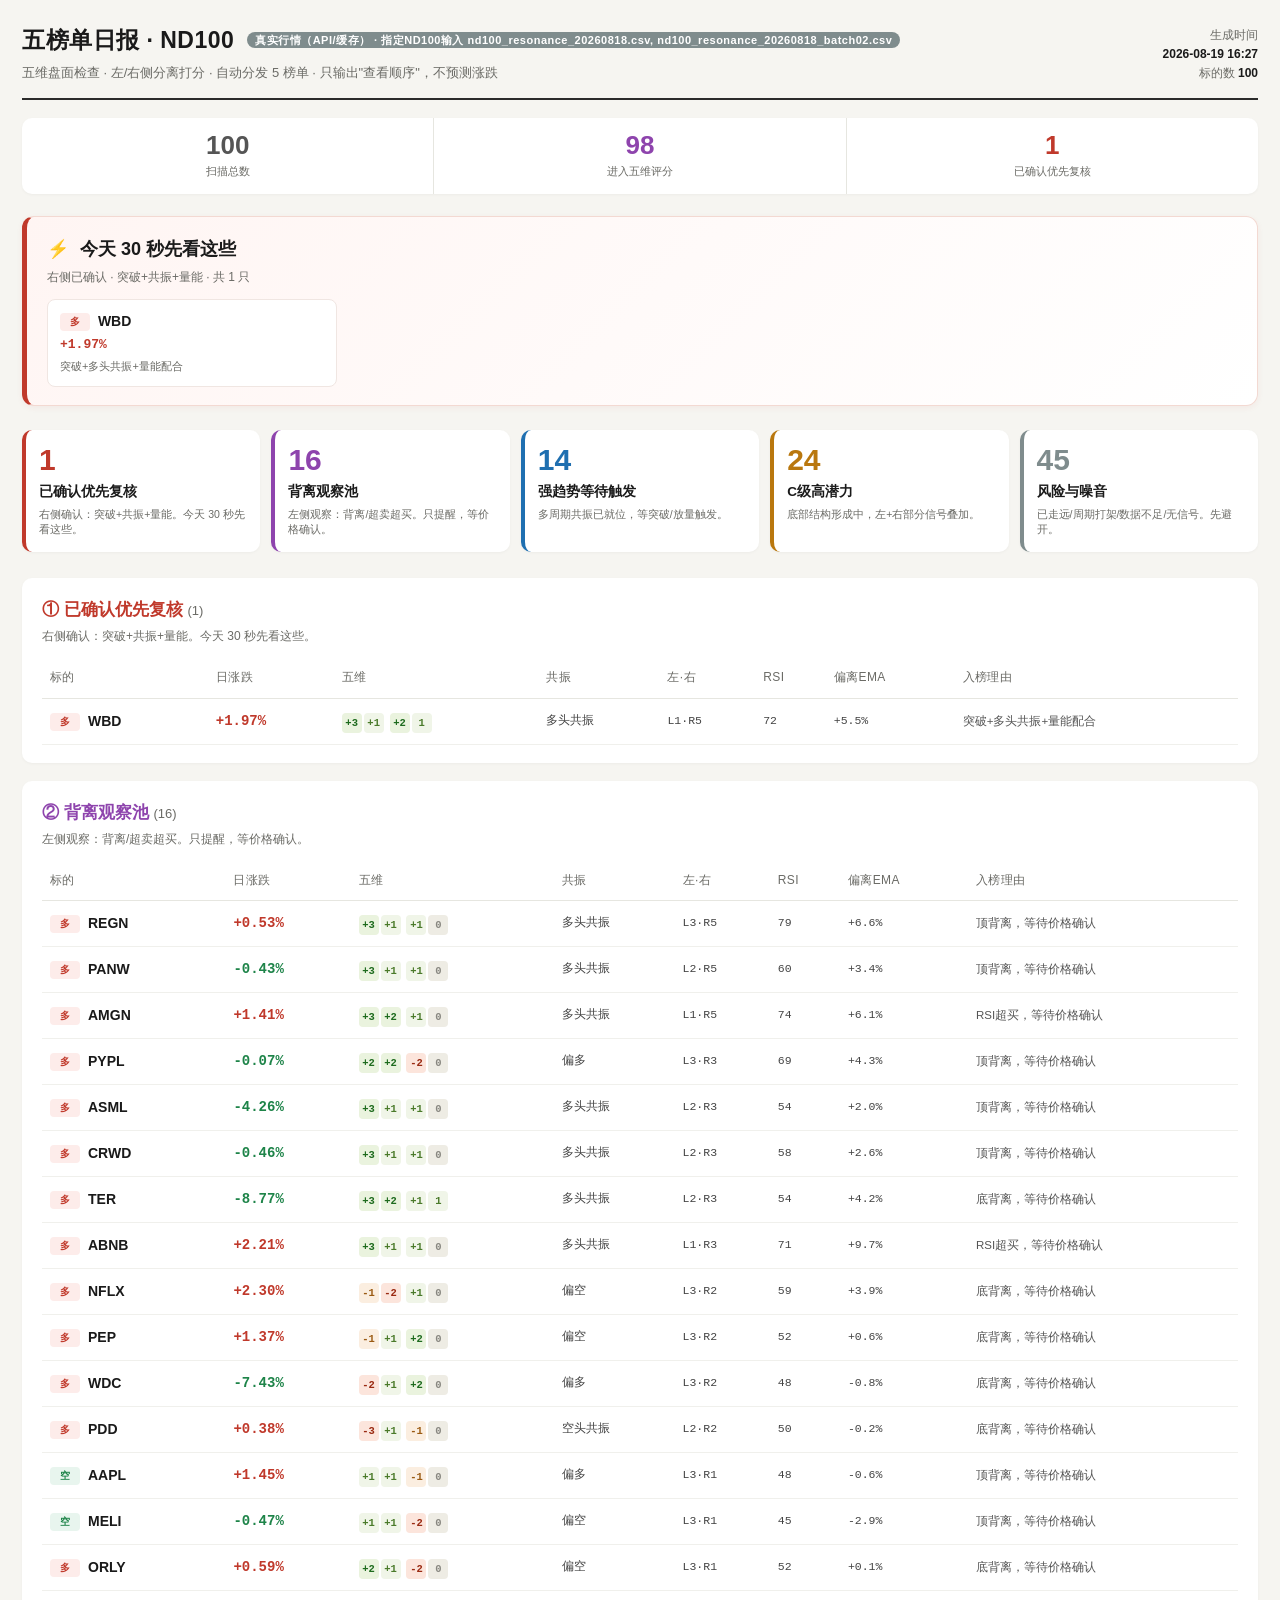
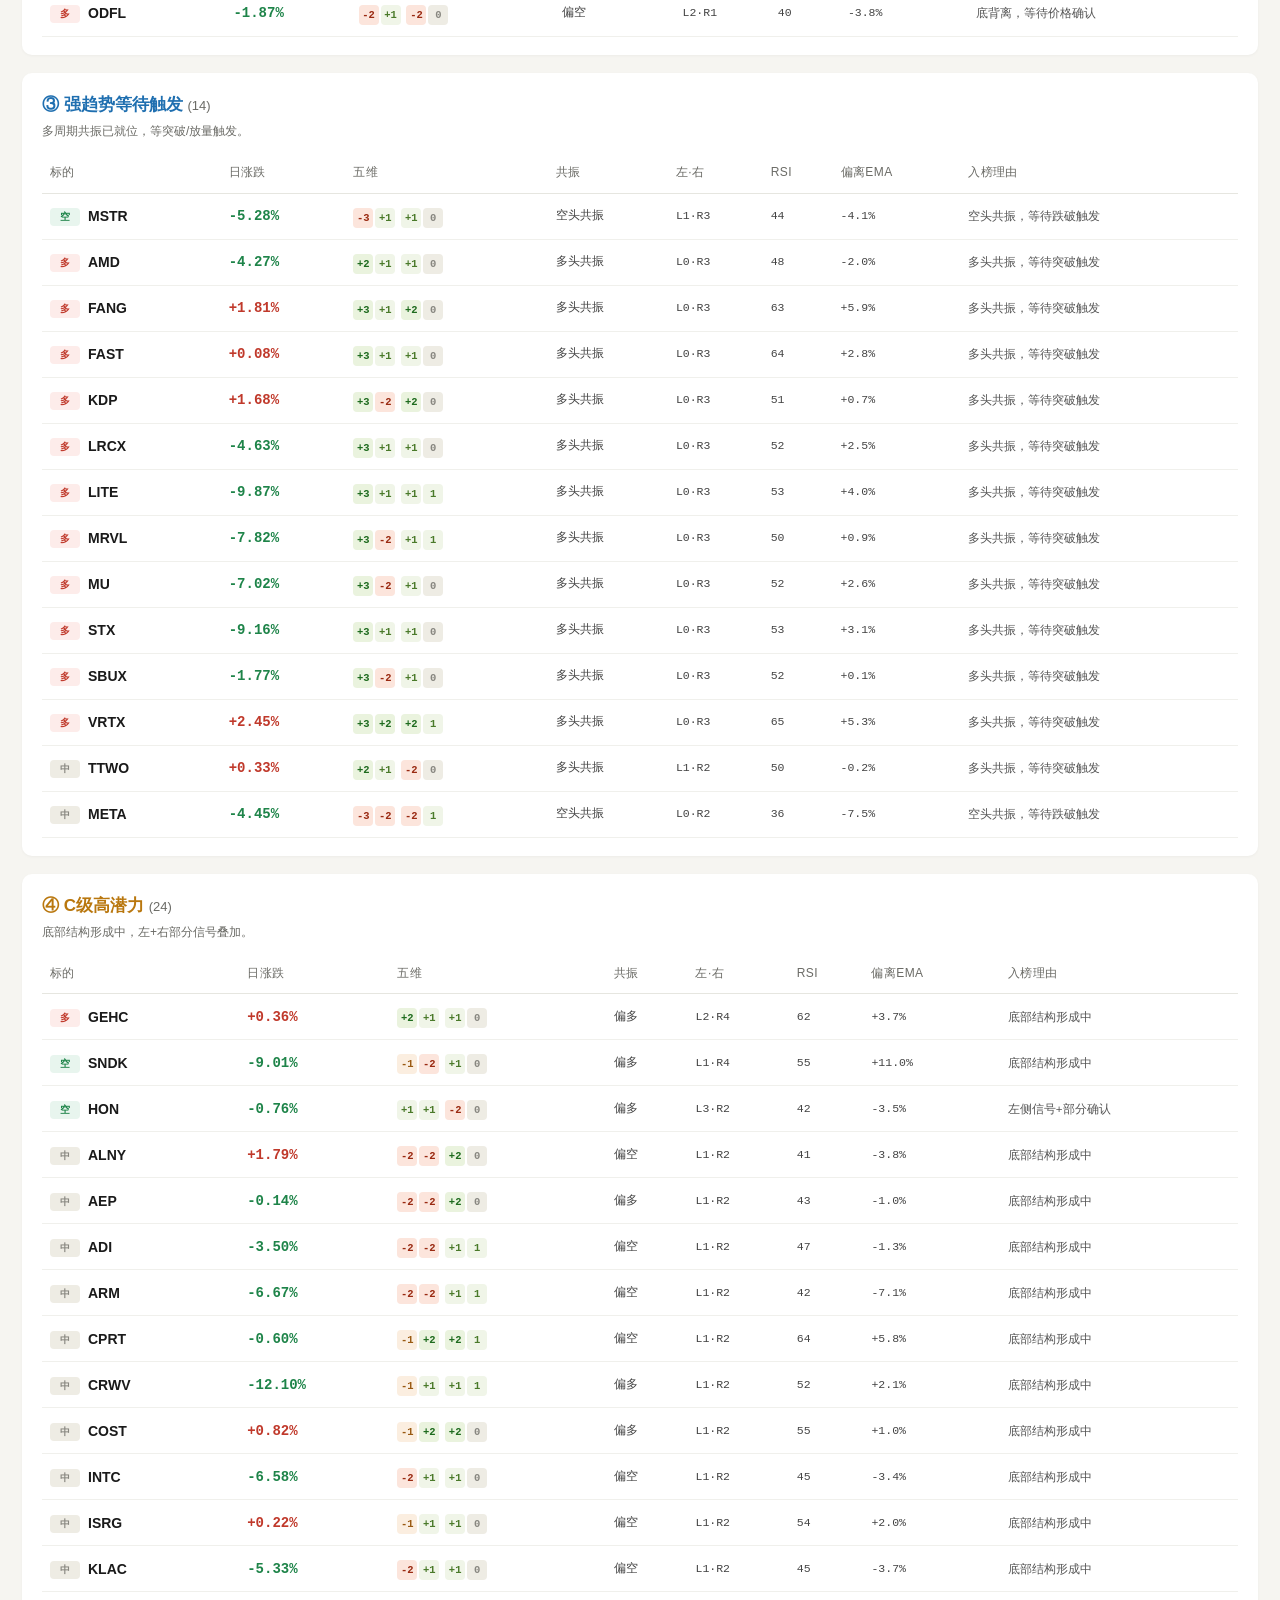
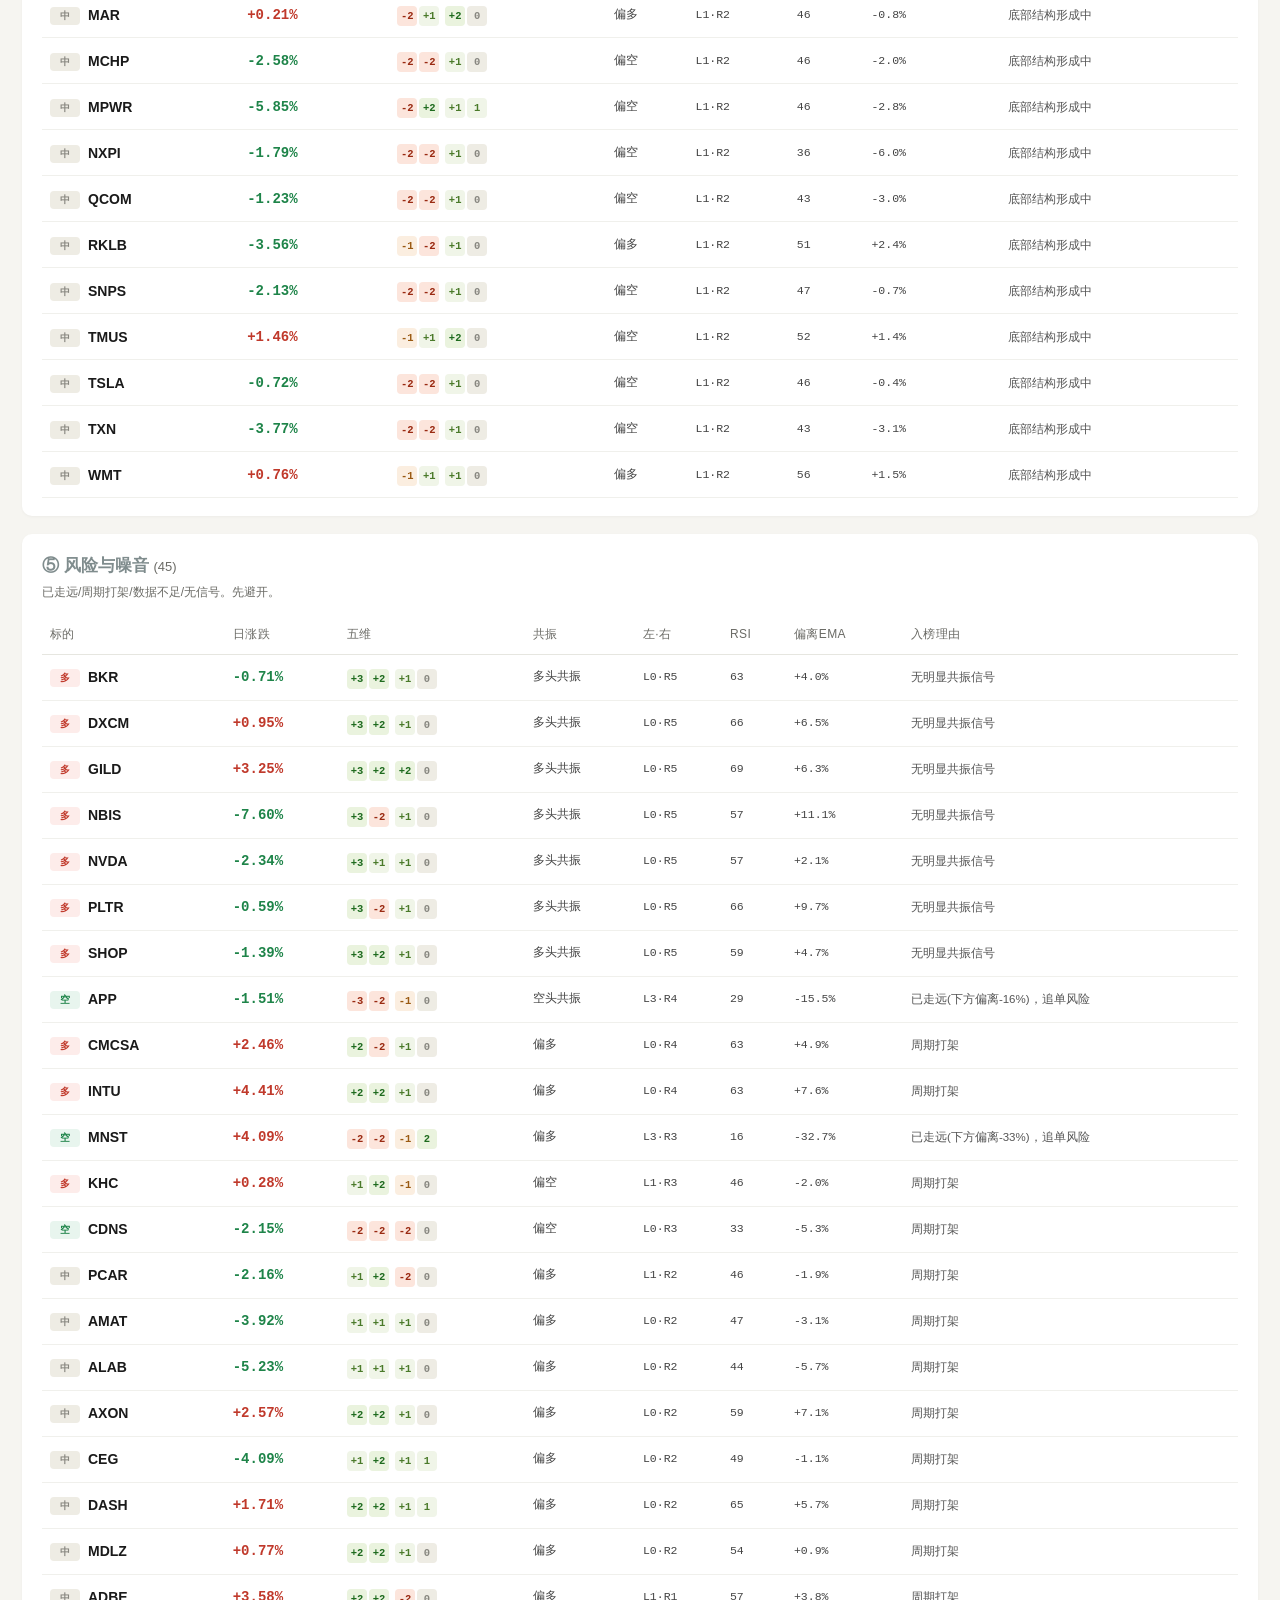
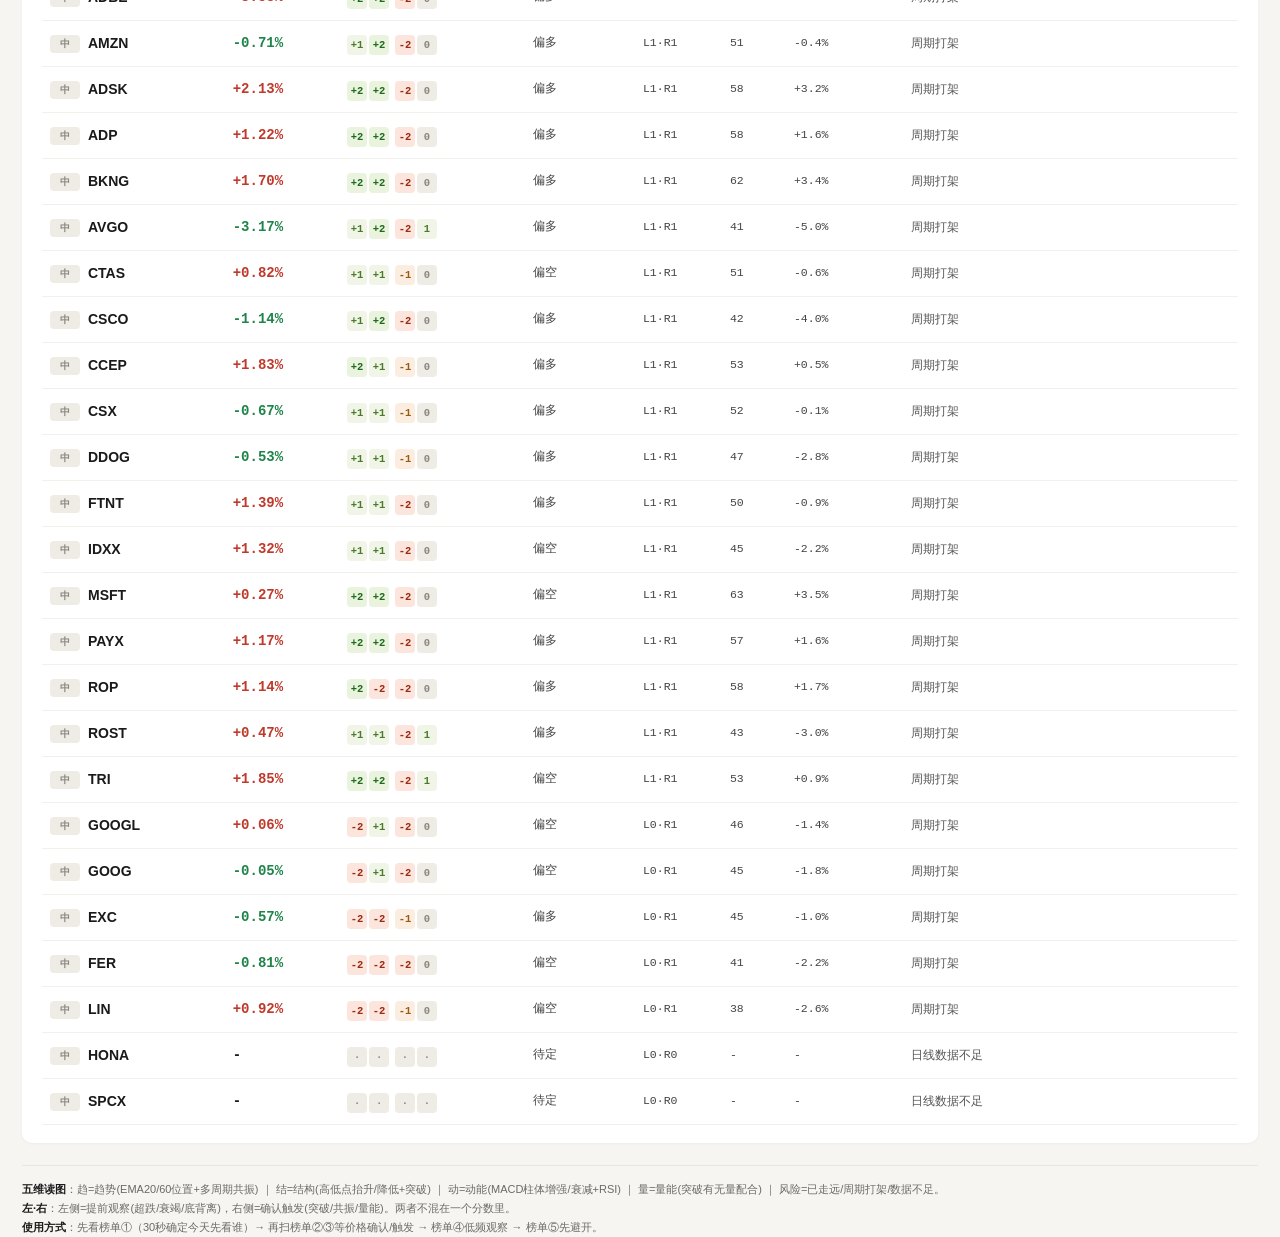
<file: daily/example/20260818/five_rankings_20260818_daily.html>
<!DOCTYPE html>
<html lang="zh-CN"><head><meta charset="utf-8">
<meta name="viewport" content="width=device-width,initial-scale=1">
<title>五榜单日报 · 2026-08-18</title>
<style>
  :root {
    --bg:#f6f5f1; --card:#fff; --txt:#1a1a1a; --mut:#6b6b66; --bd:#e6e6e0;
    --up:#c0392b; --dn:#1e8449;  /* 涨红跌绿（中国习惯） */
  }
  * { box-sizing:border-box; margin:0; padding:0 }
  body { font-family:-apple-system,BlinkMacSystemFont,"PingFang SC","Microsoft YaHei",sans-serif;
    background:var(--bg); color:var(--txt); line-height:1.6; padding:22px; max-width:none; margin:0 auto }
  .hd { border-bottom:2px solid #2b2b2b; padding-bottom:14px; margin-bottom:18px; display:flex; justify-content:space-between; align-items:flex-end }
  .hd h1 { font-size:23px; font-weight:700; letter-spacing:.5px }
  .hd .src { font-size:11px; font-weight:600; color:#fff; background:#7F8C8D; padding:2px 8px; border-radius:10px; vertical-align:4px; margin-left:6px }
  .hd .src.live { background:#1e8449 }
  .hd .sub { color:var(--mut); font-size:13px; margin-top:4px }
  .hd .meta { text-align:right; color:var(--mut); font-size:12px }
  .hd .meta b { color:var(--txt); font-weight:600 }

  /* 漏斗 */
  .funnel { display:flex; gap:0; margin:16px 0 22px; background:var(--card); border-radius:10px; overflow:hidden; box-shadow:0 1px 3px rgba(0,0,0,.04) }
  .fstep { flex:1; padding:14px 16px; border-right:1px solid var(--bd); text-align:center }
  .fstep:last-child { border-right:none }
  .fnum { font-size:26px; font-weight:700; line-height:1 }
  .flab { font-size:11px; color:var(--mut); margin-top:5px }
  .fstep.s1 .fnum { color:#555 } .fstep.s2 .fnum { color:#8E44AD } .fstep.s3 .fnum { color:#c0392b }

  /* 30秒先看谁 */
  .callout { background:linear-gradient(135deg,#fff5f3,#fff); border:1px solid #f3d9d2; border-left:5px solid #c0392b;
    border-radius:12px; padding:18px 20px; margin-bottom:24px; box-shadow:0 2px 6px rgba(192,57,43,.06) }
  .callout.empty { border-left-color:#7F8C8D; background:linear-gradient(135deg,#f7f7f5,#fff); border-color:#e0e0d8 }
  .co-hd { font-size:18px; font-weight:700 }
  .co-bolt { margin-right:6px }
  .co-sub { color:var(--mut); font-size:12px; margin:4px 0 12px }
  .co-list { display:grid; grid-template-columns:repeat(auto-fill,minmax(260px,1fr)); gap:10px }
  .pitem { background:#fff; border:1px solid #f0e6e2; border-radius:8px; padding:10px 12px }
  .pti { font-size:14px; font-weight:600 }
  .pnm { font-weight:400; font-size:11px; color:var(--mut); margin-left:4px }
  .pch { font-family:ui-monospace,monospace; font-weight:700; font-size:13px; margin-top:2px }
  .prs { font-size:11px; color:var(--mut); margin-top:3px }
  .up { color:var(--up) } .down { color:var(--dn) }

  /* 概览卡片 */
  .summary { display:grid; grid-template-columns:repeat(5,1fr); gap:11px; margin:0 0 26px }
  .card { background:var(--card); border-radius:10px; padding:15px 13px; border-left:4px solid #ccc;
    box-shadow:0 1px 3px rgba(0,0,0,.04); cursor:default; transition:transform .12s }
  .card:hover { transform:translateY(-2px) }
  .cnum { font-size:30px; font-weight:700; line-height:1 }
  .cname { font-size:13.5px; font-weight:600; margin-top:6px }
  .cdesc { font-size:10.5px; color:var(--mut); margin-top:4px; line-height:1.45 }

  /* 榜单区 */
  .rsec { background:var(--card); border-radius:10px; padding:18px 20px; margin-bottom:18px; box-shadow:0 1px 3px rgba(0,0,0,.04) }
  .rsec h2 { font-size:17px; font-weight:700; margin-bottom:4px }
  .cnt { color:var(--mut); font-weight:400; font-size:13px }
  .rdesc { font-size:12px; color:var(--mut); margin-bottom:12px }
  .empty { color:var(--mut); font-size:13px; padding:10px 0 }
  table { width:100%; border-collapse:collapse; font-size:14px }
  th { text-align:left; color:var(--mut); font-weight:500; font-size:12px; padding:10px 8px;
    border-bottom:1px solid var(--bd); text-transform:uppercase; letter-spacing:.4px; white-space:nowrap }
  td { padding:11px 8px; border-bottom:1px solid #f0f0ec; vertical-align:middle }
  tr:hover td { background:#fafaf7 }
  .tk { font-weight:600; white-space:nowrap }
  .tk b { margin-left:4px }
  .nm { display:block; font-weight:400; font-size:10.5px; color:var(--mut); margin-left:30px; margin-top:0 }
  .num { font-family:ui-monospace,SFMono-Regular,Menlo,monospace; font-size:11.5px; color:#444; white-space:nowrap }
  .chg { font-family:ui-monospace,monospace; font-weight:700; white-space:nowrap }
  .rs { font-size:11.5px; color:#555 }
  .dims { white-space:nowrap }
  .dimlab { display:none }

  /* 五维徽章 */
  .db { display:inline-block; width:20px; height:20px; line-height:20px; text-align:center;
    border-radius:4px; font-size:10.5px; font-weight:700; margin-right:2px; font-family:ui-monospace,monospace }
  .dp { background:#eaf3de; color:#1e6b1e }   /* 强正 绿 */
  .dl { background:#f0f5e8; color:#4a7a2a }   /* 弱正 */
  .d0 { background:#eeece4; color:#888780 }   /* 中性 */
  .sl { background:#fbeee0; color:#9a5a12 }   /* 弱负 */
  .sp { background:#fce5dc; color:#9a2a12 }   /* 强负 红 */

  /* 方向标签 */
  .tag { display:inline-block; width:30px; height:18px; line-height:18px; text-align:center;
    border-radius:4px; font-size:10px; font-weight:700; margin-right:4px; vertical-align:1px }
  .long { background:#fdecea; color:#c0392b }
  .short { background:#e8f5ee; color:#1e8449 }
  .mid { background:#eeece4; color:#888780 }

  .ft { margin-top:22px; padding-top:14px; border-top:1px solid var(--bd); color:var(--mut); font-size:11px; line-height:1.75 }
  .ft b { color:var(--txt) }
  @media(max-width:760px){
    .summary { grid-template-columns:repeat(2,1fr) }
    .funnel { flex-direction:column }
    .fstep { border-right:none; border-bottom:1px solid var(--bd) }
  }
</style></head>
<body>
  <div class='hd'>
    <div>
      <h1>五榜单日报 · ND100 <span class='src '>真实行情（API/缓存） · 指定ND100输入 nd100_resonance_20260818.csv, nd100_resonance_20260818_batch02.csv</span></h1>
      <div class='sub'>五维盘面检查 · 左/右侧分离打分 · 自动分发 5 榜单 · 只输出"查看顺序"，不预测涨跌</div>
    </div>
    <div class='meta'>生成时间<b><br>2026-08-19 16:27</b><br>标的数<b> 100</b></div>
  </div>

  <div class='funnel'>
    <div class='fstep s1'><div class='fnum'>100</div><div class='flab'>扫描总数</div></div>
    <div class='fstep s2'><div class='fnum'>98</div><div class='flab'>进入五维评分</div></div>
    <div class='fstep s3'><div class='fnum'>1</div><div class='flab'>已确认优先复核</div></div>
  </div>


        <div class='callout'>
          <div class='co-hd'><span class='co-bolt'>⚡</span> 今天 30 秒先看这些</div>
          <div class='co-sub'>右侧已确认 · 突破+共振+量能 · 共 1 只</div>
          <div class='co-list'>
            <div class='pitem'>
              <div class='pti'><span class='tag long'>多</span> <b>WBD</b> <span class='pnm'></span></div>
              <div class='pch up'>+1.97%</div>
              <div class='prs'>突破+多头共振+量能配合</div>
            </div></div>
        </div>

  <div class='summary'>
        <div class='card' style='border-left-color:#C0392B' data-rk='1'>
          <div class='cnum' style='color:#C0392B'>1</div>
          <div class='cname'>已确认优先复核</div>
          <div class='cdesc'>右侧确认：突破+共振+量能。今天 30 秒先看这些。</div>
        </div>
        <div class='card' style='border-left-color:#8E44AD' data-rk='2'>
          <div class='cnum' style='color:#8E44AD'>16</div>
          <div class='cname'>背离观察池</div>
          <div class='cdesc'>左侧观察：背离/超卖超买。只提醒，等价格确认。</div>
        </div>
        <div class='card' style='border-left-color:#1F6FB0' data-rk='3'>
          <div class='cnum' style='color:#1F6FB0'>14</div>
          <div class='cname'>强趋势等待触发</div>
          <div class='cdesc'>多周期共振已就位，等突破/放量触发。</div>
        </div>
        <div class='card' style='border-left-color:#B9770E' data-rk='4'>
          <div class='cnum' style='color:#B9770E'>24</div>
          <div class='cname'>C级高潜力</div>
          <div class='cdesc'>底部结构形成中，左+右部分信号叠加。</div>
        </div>
        <div class='card' style='border-left-color:#7F8C8D' data-rk='5'>
          <div class='cnum' style='color:#7F8C8D'>45</div>
          <div class='cname'>风险与噪音</div>
          <div class='cdesc'>已走远/周期打架/数据不足/无信号。先避开。</div>
        </div></div>


        <section class='rsec' id='rk1'>
          <h2 style='color:#C0392B'>① 已确认优先复核 <span class='cnt'>(1)</span></h2>
          <div class='rdesc'>右侧确认：突破+共振+量能。今天 30 秒先看这些。</div>

          <table class='rtab'>
            <thead><tr>
              <th>标的</th><th>日涨跌</th><th>五维</th><th>共振</th>
              <th>左·右</th><th>RSI</th><th>偏离EMA</th><th>入榜理由</th>
            </tr></thead>
            <tbody>
            <tr>
              <td class='tk'><span class='tag long'>多</span><b>WBD</b><span class='nm'></span></td>
              <td class='chg up'>+1.97%</td>
              <td class='dims'>
                <span class='db dp'>+3</span><span class='db dl'>+1</span>
                <span class='db dp'>+2</span><span class='db dl'>1</span>
                <span class='dimlab'>趋/结/动/量</span>
              </td>
              <td class='num'>多头共振</td>
              <td class='num'>L1·R5</td>
              <td class='num'>72</td>
              <td class='num'>+5.5%</td>
              <td class='rs'>突破+多头共振+量能配合</td>
            </tr></tbody>
          </table>
        </section>
        <section class='rsec' id='rk2'>
          <h2 style='color:#8E44AD'>② 背离观察池 <span class='cnt'>(16)</span></h2>
          <div class='rdesc'>左侧观察：背离/超卖超买。只提醒，等价格确认。</div>

          <table class='rtab'>
            <thead><tr>
              <th>标的</th><th>日涨跌</th><th>五维</th><th>共振</th>
              <th>左·右</th><th>RSI</th><th>偏离EMA</th><th>入榜理由</th>
            </tr></thead>
            <tbody>
            <tr>
              <td class='tk'><span class='tag long'>多</span><b>REGN</b><span class='nm'></span></td>
              <td class='chg up'>+0.53%</td>
              <td class='dims'>
                <span class='db dp'>+3</span><span class='db dl'>+1</span>
                <span class='db dl'>+1</span><span class='db d0'>0</span>
                <span class='dimlab'>趋/结/动/量</span>
              </td>
              <td class='num'>多头共振</td>
              <td class='num'>L3·R5</td>
              <td class='num'>79</td>
              <td class='num'>+6.6%</td>
              <td class='rs'>顶背离，等待价格确认</td>
            </tr>
            <tr>
              <td class='tk'><span class='tag long'>多</span><b>PANW</b><span class='nm'></span></td>
              <td class='chg down'>-0.43%</td>
              <td class='dims'>
                <span class='db dp'>+3</span><span class='db dl'>+1</span>
                <span class='db dl'>+1</span><span class='db d0'>0</span>
                <span class='dimlab'>趋/结/动/量</span>
              </td>
              <td class='num'>多头共振</td>
              <td class='num'>L2·R5</td>
              <td class='num'>60</td>
              <td class='num'>+3.4%</td>
              <td class='rs'>顶背离，等待价格确认</td>
            </tr>
            <tr>
              <td class='tk'><span class='tag long'>多</span><b>AMGN</b><span class='nm'></span></td>
              <td class='chg up'>+1.41%</td>
              <td class='dims'>
                <span class='db dp'>+3</span><span class='db dp'>+2</span>
                <span class='db dl'>+1</span><span class='db d0'>0</span>
                <span class='dimlab'>趋/结/动/量</span>
              </td>
              <td class='num'>多头共振</td>
              <td class='num'>L1·R5</td>
              <td class='num'>74</td>
              <td class='num'>+6.1%</td>
              <td class='rs'>RSI超买，等待价格确认</td>
            </tr>
            <tr>
              <td class='tk'><span class='tag long'>多</span><b>PYPL</b><span class='nm'></span></td>
              <td class='chg down'>-0.07%</td>
              <td class='dims'>
                <span class='db dp'>+2</span><span class='db dp'>+2</span>
                <span class='db sp'>-2</span><span class='db d0'>0</span>
                <span class='dimlab'>趋/结/动/量</span>
              </td>
              <td class='num'>偏多</td>
              <td class='num'>L3·R3</td>
              <td class='num'>69</td>
              <td class='num'>+4.3%</td>
              <td class='rs'>顶背离，等待价格确认</td>
            </tr>
            <tr>
              <td class='tk'><span class='tag long'>多</span><b>ASML</b><span class='nm'></span></td>
              <td class='chg down'>-4.26%</td>
              <td class='dims'>
                <span class='db dp'>+3</span><span class='db dl'>+1</span>
                <span class='db dl'>+1</span><span class='db d0'>0</span>
                <span class='dimlab'>趋/结/动/量</span>
              </td>
              <td class='num'>多头共振</td>
              <td class='num'>L2·R3</td>
              <td class='num'>54</td>
              <td class='num'>+2.0%</td>
              <td class='rs'>顶背离，等待价格确认</td>
            </tr>
            <tr>
              <td class='tk'><span class='tag long'>多</span><b>CRWD</b><span class='nm'></span></td>
              <td class='chg down'>-0.46%</td>
              <td class='dims'>
                <span class='db dp'>+3</span><span class='db dl'>+1</span>
                <span class='db dl'>+1</span><span class='db d0'>0</span>
                <span class='dimlab'>趋/结/动/量</span>
              </td>
              <td class='num'>多头共振</td>
              <td class='num'>L2·R3</td>
              <td class='num'>58</td>
              <td class='num'>+2.6%</td>
              <td class='rs'>顶背离，等待价格确认</td>
            </tr>
            <tr>
              <td class='tk'><span class='tag long'>多</span><b>TER</b><span class='nm'></span></td>
              <td class='chg down'>-8.77%</td>
              <td class='dims'>
                <span class='db dp'>+3</span><span class='db dp'>+2</span>
                <span class='db dl'>+1</span><span class='db dl'>1</span>
                <span class='dimlab'>趋/结/动/量</span>
              </td>
              <td class='num'>多头共振</td>
              <td class='num'>L2·R3</td>
              <td class='num'>54</td>
              <td class='num'>+4.2%</td>
              <td class='rs'>底背离，等待价格确认</td>
            </tr>
            <tr>
              <td class='tk'><span class='tag long'>多</span><b>ABNB</b><span class='nm'></span></td>
              <td class='chg up'>+2.21%</td>
              <td class='dims'>
                <span class='db dp'>+3</span><span class='db dl'>+1</span>
                <span class='db dl'>+1</span><span class='db d0'>0</span>
                <span class='dimlab'>趋/结/动/量</span>
              </td>
              <td class='num'>多头共振</td>
              <td class='num'>L1·R3</td>
              <td class='num'>71</td>
              <td class='num'>+9.7%</td>
              <td class='rs'>RSI超买，等待价格确认</td>
            </tr>
            <tr>
              <td class='tk'><span class='tag long'>多</span><b>NFLX</b><span class='nm'></span></td>
              <td class='chg up'>+2.30%</td>
              <td class='dims'>
                <span class='db sl'>-1</span><span class='db sp'>-2</span>
                <span class='db dl'>+1</span><span class='db d0'>0</span>
                <span class='dimlab'>趋/结/动/量</span>
              </td>
              <td class='num'>偏空</td>
              <td class='num'>L3·R2</td>
              <td class='num'>59</td>
              <td class='num'>+3.9%</td>
              <td class='rs'>底背离，等待价格确认</td>
            </tr>
            <tr>
              <td class='tk'><span class='tag long'>多</span><b>PEP</b><span class='nm'></span></td>
              <td class='chg up'>+1.37%</td>
              <td class='dims'>
                <span class='db sl'>-1</span><span class='db dl'>+1</span>
                <span class='db dp'>+2</span><span class='db d0'>0</span>
                <span class='dimlab'>趋/结/动/量</span>
              </td>
              <td class='num'>偏空</td>
              <td class='num'>L3·R2</td>
              <td class='num'>52</td>
              <td class='num'>+0.6%</td>
              <td class='rs'>底背离，等待价格确认</td>
            </tr>
            <tr>
              <td class='tk'><span class='tag long'>多</span><b>WDC</b><span class='nm'></span></td>
              <td class='chg down'>-7.43%</td>
              <td class='dims'>
                <span class='db sp'>-2</span><span class='db dl'>+1</span>
                <span class='db dp'>+2</span><span class='db d0'>0</span>
                <span class='dimlab'>趋/结/动/量</span>
              </td>
              <td class='num'>偏多</td>
              <td class='num'>L3·R2</td>
              <td class='num'>48</td>
              <td class='num'>-0.8%</td>
              <td class='rs'>底背离，等待价格确认</td>
            </tr>
            <tr>
              <td class='tk'><span class='tag long'>多</span><b>PDD</b><span class='nm'></span></td>
              <td class='chg up'>+0.38%</td>
              <td class='dims'>
                <span class='db sp'>-3</span><span class='db dl'>+1</span>
                <span class='db sl'>-1</span><span class='db d0'>0</span>
                <span class='dimlab'>趋/结/动/量</span>
              </td>
              <td class='num'>空头共振</td>
              <td class='num'>L2·R2</td>
              <td class='num'>50</td>
              <td class='num'>-0.2%</td>
              <td class='rs'>底背离，等待价格确认</td>
            </tr>
            <tr>
              <td class='tk'><span class='tag short'>空</span><b>AAPL</b><span class='nm'></span></td>
              <td class='chg up'>+1.45%</td>
              <td class='dims'>
                <span class='db dl'>+1</span><span class='db dl'>+1</span>
                <span class='db sl'>-1</span><span class='db d0'>0</span>
                <span class='dimlab'>趋/结/动/量</span>
              </td>
              <td class='num'>偏多</td>
              <td class='num'>L3·R1</td>
              <td class='num'>48</td>
              <td class='num'>-0.6%</td>
              <td class='rs'>顶背离，等待价格确认</td>
            </tr>
            <tr>
              <td class='tk'><span class='tag short'>空</span><b>MELI</b><span class='nm'></span></td>
              <td class='chg down'>-0.47%</td>
              <td class='dims'>
                <span class='db dl'>+1</span><span class='db dl'>+1</span>
                <span class='db sp'>-2</span><span class='db d0'>0</span>
                <span class='dimlab'>趋/结/动/量</span>
              </td>
              <td class='num'>偏空</td>
              <td class='num'>L3·R1</td>
              <td class='num'>45</td>
              <td class='num'>-2.9%</td>
              <td class='rs'>顶背离，等待价格确认</td>
            </tr>
            <tr>
              <td class='tk'><span class='tag long'>多</span><b>ORLY</b><span class='nm'></span></td>
              <td class='chg up'>+0.59%</td>
              <td class='dims'>
                <span class='db dp'>+2</span><span class='db dl'>+1</span>
                <span class='db sp'>-2</span><span class='db d0'>0</span>
                <span class='dimlab'>趋/结/动/量</span>
              </td>
              <td class='num'>偏空</td>
              <td class='num'>L3·R1</td>
              <td class='num'>52</td>
              <td class='num'>+0.1%</td>
              <td class='rs'>底背离，等待价格确认</td>
            </tr>
            <tr>
              <td class='tk'><span class='tag long'>多</span><b>ODFL</b><span class='nm'></span></td>
              <td class='chg down'>-1.87%</td>
              <td class='dims'>
                <span class='db sp'>-2</span><span class='db dl'>+1</span>
                <span class='db sp'>-2</span><span class='db d0'>0</span>
                <span class='dimlab'>趋/结/动/量</span>
              </td>
              <td class='num'>偏空</td>
              <td class='num'>L2·R1</td>
              <td class='num'>40</td>
              <td class='num'>-3.8%</td>
              <td class='rs'>底背离，等待价格确认</td>
            </tr></tbody>
          </table>
        </section>
        <section class='rsec' id='rk3'>
          <h2 style='color:#1F6FB0'>③ 强趋势等待触发 <span class='cnt'>(14)</span></h2>
          <div class='rdesc'>多周期共振已就位，等突破/放量触发。</div>

          <table class='rtab'>
            <thead><tr>
              <th>标的</th><th>日涨跌</th><th>五维</th><th>共振</th>
              <th>左·右</th><th>RSI</th><th>偏离EMA</th><th>入榜理由</th>
            </tr></thead>
            <tbody>
            <tr>
              <td class='tk'><span class='tag short'>空</span><b>MSTR</b><span class='nm'></span></td>
              <td class='chg down'>-5.28%</td>
              <td class='dims'>
                <span class='db sp'>-3</span><span class='db dl'>+1</span>
                <span class='db dl'>+1</span><span class='db d0'>0</span>
                <span class='dimlab'>趋/结/动/量</span>
              </td>
              <td class='num'>空头共振</td>
              <td class='num'>L1·R3</td>
              <td class='num'>44</td>
              <td class='num'>-4.1%</td>
              <td class='rs'>空头共振，等待跌破触发</td>
            </tr>
            <tr>
              <td class='tk'><span class='tag long'>多</span><b>AMD</b><span class='nm'></span></td>
              <td class='chg down'>-4.27%</td>
              <td class='dims'>
                <span class='db dp'>+2</span><span class='db dl'>+1</span>
                <span class='db dl'>+1</span><span class='db d0'>0</span>
                <span class='dimlab'>趋/结/动/量</span>
              </td>
              <td class='num'>多头共振</td>
              <td class='num'>L0·R3</td>
              <td class='num'>48</td>
              <td class='num'>-2.0%</td>
              <td class='rs'>多头共振，等待突破触发</td>
            </tr>
            <tr>
              <td class='tk'><span class='tag long'>多</span><b>FANG</b><span class='nm'></span></td>
              <td class='chg up'>+1.81%</td>
              <td class='dims'>
                <span class='db dp'>+3</span><span class='db dl'>+1</span>
                <span class='db dp'>+2</span><span class='db d0'>0</span>
                <span class='dimlab'>趋/结/动/量</span>
              </td>
              <td class='num'>多头共振</td>
              <td class='num'>L0·R3</td>
              <td class='num'>63</td>
              <td class='num'>+5.9%</td>
              <td class='rs'>多头共振，等待突破触发</td>
            </tr>
            <tr>
              <td class='tk'><span class='tag long'>多</span><b>FAST</b><span class='nm'></span></td>
              <td class='chg up'>+0.08%</td>
              <td class='dims'>
                <span class='db dp'>+3</span><span class='db dl'>+1</span>
                <span class='db dl'>+1</span><span class='db d0'>0</span>
                <span class='dimlab'>趋/结/动/量</span>
              </td>
              <td class='num'>多头共振</td>
              <td class='num'>L0·R3</td>
              <td class='num'>64</td>
              <td class='num'>+2.8%</td>
              <td class='rs'>多头共振，等待突破触发</td>
            </tr>
            <tr>
              <td class='tk'><span class='tag long'>多</span><b>KDP</b><span class='nm'></span></td>
              <td class='chg up'>+1.68%</td>
              <td class='dims'>
                <span class='db dp'>+3</span><span class='db sp'>-2</span>
                <span class='db dp'>+2</span><span class='db d0'>0</span>
                <span class='dimlab'>趋/结/动/量</span>
              </td>
              <td class='num'>多头共振</td>
              <td class='num'>L0·R3</td>
              <td class='num'>51</td>
              <td class='num'>+0.7%</td>
              <td class='rs'>多头共振，等待突破触发</td>
            </tr>
            <tr>
              <td class='tk'><span class='tag long'>多</span><b>LRCX</b><span class='nm'></span></td>
              <td class='chg down'>-4.63%</td>
              <td class='dims'>
                <span class='db dp'>+3</span><span class='db dl'>+1</span>
                <span class='db dl'>+1</span><span class='db d0'>0</span>
                <span class='dimlab'>趋/结/动/量</span>
              </td>
              <td class='num'>多头共振</td>
              <td class='num'>L0·R3</td>
              <td class='num'>52</td>
              <td class='num'>+2.5%</td>
              <td class='rs'>多头共振，等待突破触发</td>
            </tr>
            <tr>
              <td class='tk'><span class='tag long'>多</span><b>LITE</b><span class='nm'></span></td>
              <td class='chg down'>-9.87%</td>
              <td class='dims'>
                <span class='db dp'>+3</span><span class='db dl'>+1</span>
                <span class='db dl'>+1</span><span class='db dl'>1</span>
                <span class='dimlab'>趋/结/动/量</span>
              </td>
              <td class='num'>多头共振</td>
              <td class='num'>L0·R3</td>
              <td class='num'>53</td>
              <td class='num'>+4.0%</td>
              <td class='rs'>多头共振，等待突破触发</td>
            </tr>
            <tr>
              <td class='tk'><span class='tag long'>多</span><b>MRVL</b><span class='nm'></span></td>
              <td class='chg down'>-7.82%</td>
              <td class='dims'>
                <span class='db dp'>+3</span><span class='db sp'>-2</span>
                <span class='db dl'>+1</span><span class='db dl'>1</span>
                <span class='dimlab'>趋/结/动/量</span>
              </td>
              <td class='num'>多头共振</td>
              <td class='num'>L0·R3</td>
              <td class='num'>50</td>
              <td class='num'>+0.9%</td>
              <td class='rs'>多头共振，等待突破触发</td>
            </tr>
            <tr>
              <td class='tk'><span class='tag long'>多</span><b>MU</b><span class='nm'></span></td>
              <td class='chg down'>-7.02%</td>
              <td class='dims'>
                <span class='db dp'>+3</span><span class='db sp'>-2</span>
                <span class='db dl'>+1</span><span class='db d0'>0</span>
                <span class='dimlab'>趋/结/动/量</span>
              </td>
              <td class='num'>多头共振</td>
              <td class='num'>L0·R3</td>
              <td class='num'>52</td>
              <td class='num'>+2.6%</td>
              <td class='rs'>多头共振，等待突破触发</td>
            </tr>
            <tr>
              <td class='tk'><span class='tag long'>多</span><b>STX</b><span class='nm'></span></td>
              <td class='chg down'>-9.16%</td>
              <td class='dims'>
                <span class='db dp'>+3</span><span class='db dl'>+1</span>
                <span class='db dl'>+1</span><span class='db d0'>0</span>
                <span class='dimlab'>趋/结/动/量</span>
              </td>
              <td class='num'>多头共振</td>
              <td class='num'>L0·R3</td>
              <td class='num'>53</td>
              <td class='num'>+3.1%</td>
              <td class='rs'>多头共振，等待突破触发</td>
            </tr>
            <tr>
              <td class='tk'><span class='tag long'>多</span><b>SBUX</b><span class='nm'></span></td>
              <td class='chg down'>-1.77%</td>
              <td class='dims'>
                <span class='db dp'>+3</span><span class='db sp'>-2</span>
                <span class='db dl'>+1</span><span class='db d0'>0</span>
                <span class='dimlab'>趋/结/动/量</span>
              </td>
              <td class='num'>多头共振</td>
              <td class='num'>L0·R3</td>
              <td class='num'>52</td>
              <td class='num'>+0.1%</td>
              <td class='rs'>多头共振，等待突破触发</td>
            </tr>
            <tr>
              <td class='tk'><span class='tag long'>多</span><b>VRTX</b><span class='nm'></span></td>
              <td class='chg up'>+2.45%</td>
              <td class='dims'>
                <span class='db dp'>+3</span><span class='db dp'>+2</span>
                <span class='db dp'>+2</span><span class='db dl'>1</span>
                <span class='dimlab'>趋/结/动/量</span>
              </td>
              <td class='num'>多头共振</td>
              <td class='num'>L0·R3</td>
              <td class='num'>65</td>
              <td class='num'>+5.3%</td>
              <td class='rs'>多头共振，等待突破触发</td>
            </tr>
            <tr>
              <td class='tk'><span class='tag mid'>中</span><b>TTWO</b><span class='nm'></span></td>
              <td class='chg up'>+0.33%</td>
              <td class='dims'>
                <span class='db dp'>+2</span><span class='db dl'>+1</span>
                <span class='db sp'>-2</span><span class='db d0'>0</span>
                <span class='dimlab'>趋/结/动/量</span>
              </td>
              <td class='num'>多头共振</td>
              <td class='num'>L1·R2</td>
              <td class='num'>50</td>
              <td class='num'>-0.2%</td>
              <td class='rs'>多头共振，等待突破触发</td>
            </tr>
            <tr>
              <td class='tk'><span class='tag mid'>中</span><b>META</b><span class='nm'></span></td>
              <td class='chg down'>-4.45%</td>
              <td class='dims'>
                <span class='db sp'>-3</span><span class='db sp'>-2</span>
                <span class='db sp'>-2</span><span class='db dl'>1</span>
                <span class='dimlab'>趋/结/动/量</span>
              </td>
              <td class='num'>空头共振</td>
              <td class='num'>L0·R2</td>
              <td class='num'>36</td>
              <td class='num'>-7.5%</td>
              <td class='rs'>空头共振，等待跌破触发</td>
            </tr></tbody>
          </table>
        </section>
        <section class='rsec' id='rk4'>
          <h2 style='color:#B9770E'>④ C级高潜力 <span class='cnt'>(24)</span></h2>
          <div class='rdesc'>底部结构形成中，左+右部分信号叠加。</div>

          <table class='rtab'>
            <thead><tr>
              <th>标的</th><th>日涨跌</th><th>五维</th><th>共振</th>
              <th>左·右</th><th>RSI</th><th>偏离EMA</th><th>入榜理由</th>
            </tr></thead>
            <tbody>
            <tr>
              <td class='tk'><span class='tag long'>多</span><b>GEHC</b><span class='nm'></span></td>
              <td class='chg up'>+0.36%</td>
              <td class='dims'>
                <span class='db dp'>+2</span><span class='db dl'>+1</span>
                <span class='db dl'>+1</span><span class='db d0'>0</span>
                <span class='dimlab'>趋/结/动/量</span>
              </td>
              <td class='num'>偏多</td>
              <td class='num'>L2·R4</td>
              <td class='num'>62</td>
              <td class='num'>+3.7%</td>
              <td class='rs'>底部结构形成中</td>
            </tr>
            <tr>
              <td class='tk'><span class='tag short'>空</span><b>SNDK</b><span class='nm'></span></td>
              <td class='chg down'>-9.01%</td>
              <td class='dims'>
                <span class='db sl'>-1</span><span class='db sp'>-2</span>
                <span class='db dl'>+1</span><span class='db d0'>0</span>
                <span class='dimlab'>趋/结/动/量</span>
              </td>
              <td class='num'>偏多</td>
              <td class='num'>L1·R4</td>
              <td class='num'>55</td>
              <td class='num'>+11.0%</td>
              <td class='rs'>底部结构形成中</td>
            </tr>
            <tr>
              <td class='tk'><span class='tag short'>空</span><b>HON</b><span class='nm'></span></td>
              <td class='chg down'>-0.76%</td>
              <td class='dims'>
                <span class='db dl'>+1</span><span class='db dl'>+1</span>
                <span class='db sp'>-2</span><span class='db d0'>0</span>
                <span class='dimlab'>趋/结/动/量</span>
              </td>
              <td class='num'>偏多</td>
              <td class='num'>L3·R2</td>
              <td class='num'>42</td>
              <td class='num'>-3.5%</td>
              <td class='rs'>左侧信号+部分确认</td>
            </tr>
            <tr>
              <td class='tk'><span class='tag mid'>中</span><b>ALNY</b><span class='nm'></span></td>
              <td class='chg up'>+1.79%</td>
              <td class='dims'>
                <span class='db sp'>-2</span><span class='db sp'>-2</span>
                <span class='db dp'>+2</span><span class='db d0'>0</span>
                <span class='dimlab'>趋/结/动/量</span>
              </td>
              <td class='num'>偏空</td>
              <td class='num'>L1·R2</td>
              <td class='num'>41</td>
              <td class='num'>-3.8%</td>
              <td class='rs'>底部结构形成中</td>
            </tr>
            <tr>
              <td class='tk'><span class='tag mid'>中</span><b>AEP</b><span class='nm'></span></td>
              <td class='chg down'>-0.14%</td>
              <td class='dims'>
                <span class='db sp'>-2</span><span class='db sp'>-2</span>
                <span class='db dp'>+2</span><span class='db d0'>0</span>
                <span class='dimlab'>趋/结/动/量</span>
              </td>
              <td class='num'>偏多</td>
              <td class='num'>L1·R2</td>
              <td class='num'>43</td>
              <td class='num'>-1.0%</td>
              <td class='rs'>底部结构形成中</td>
            </tr>
            <tr>
              <td class='tk'><span class='tag mid'>中</span><b>ADI</b><span class='nm'></span></td>
              <td class='chg down'>-3.50%</td>
              <td class='dims'>
                <span class='db sp'>-2</span><span class='db sp'>-2</span>
                <span class='db dl'>+1</span><span class='db dl'>1</span>
                <span class='dimlab'>趋/结/动/量</span>
              </td>
              <td class='num'>偏空</td>
              <td class='num'>L1·R2</td>
              <td class='num'>47</td>
              <td class='num'>-1.3%</td>
              <td class='rs'>底部结构形成中</td>
            </tr>
            <tr>
              <td class='tk'><span class='tag mid'>中</span><b>ARM</b><span class='nm'></span></td>
              <td class='chg down'>-6.67%</td>
              <td class='dims'>
                <span class='db sp'>-2</span><span class='db sp'>-2</span>
                <span class='db dl'>+1</span><span class='db dl'>1</span>
                <span class='dimlab'>趋/结/动/量</span>
              </td>
              <td class='num'>偏空</td>
              <td class='num'>L1·R2</td>
              <td class='num'>42</td>
              <td class='num'>-7.1%</td>
              <td class='rs'>底部结构形成中</td>
            </tr>
            <tr>
              <td class='tk'><span class='tag mid'>中</span><b>CPRT</b><span class='nm'></span></td>
              <td class='chg down'>-0.60%</td>
              <td class='dims'>
                <span class='db sl'>-1</span><span class='db dp'>+2</span>
                <span class='db dp'>+2</span><span class='db dl'>1</span>
                <span class='dimlab'>趋/结/动/量</span>
              </td>
              <td class='num'>偏空</td>
              <td class='num'>L1·R2</td>
              <td class='num'>64</td>
              <td class='num'>+5.8%</td>
              <td class='rs'>底部结构形成中</td>
            </tr>
            <tr>
              <td class='tk'><span class='tag mid'>中</span><b>CRWV</b><span class='nm'></span></td>
              <td class='chg down'>-12.10%</td>
              <td class='dims'>
                <span class='db sl'>-1</span><span class='db dl'>+1</span>
                <span class='db dl'>+1</span><span class='db dl'>1</span>
                <span class='dimlab'>趋/结/动/量</span>
              </td>
              <td class='num'>偏多</td>
              <td class='num'>L1·R2</td>
              <td class='num'>52</td>
              <td class='num'>+2.1%</td>
              <td class='rs'>底部结构形成中</td>
            </tr>
            <tr>
              <td class='tk'><span class='tag mid'>中</span><b>COST</b><span class='nm'></span></td>
              <td class='chg up'>+0.82%</td>
              <td class='dims'>
                <span class='db sl'>-1</span><span class='db dp'>+2</span>
                <span class='db dp'>+2</span><span class='db d0'>0</span>
                <span class='dimlab'>趋/结/动/量</span>
              </td>
              <td class='num'>偏多</td>
              <td class='num'>L1·R2</td>
              <td class='num'>55</td>
              <td class='num'>+1.0%</td>
              <td class='rs'>底部结构形成中</td>
            </tr>
            <tr>
              <td class='tk'><span class='tag mid'>中</span><b>INTC</b><span class='nm'></span></td>
              <td class='chg down'>-6.58%</td>
              <td class='dims'>
                <span class='db sp'>-2</span><span class='db dl'>+1</span>
                <span class='db dl'>+1</span><span class='db d0'>0</span>
                <span class='dimlab'>趋/结/动/量</span>
              </td>
              <td class='num'>偏空</td>
              <td class='num'>L1·R2</td>
              <td class='num'>45</td>
              <td class='num'>-3.4%</td>
              <td class='rs'>底部结构形成中</td>
            </tr>
            <tr>
              <td class='tk'><span class='tag mid'>中</span><b>ISRG</b><span class='nm'></span></td>
              <td class='chg up'>+0.22%</td>
              <td class='dims'>
                <span class='db sl'>-1</span><span class='db dl'>+1</span>
                <span class='db dl'>+1</span><span class='db d0'>0</span>
                <span class='dimlab'>趋/结/动/量</span>
              </td>
              <td class='num'>偏空</td>
              <td class='num'>L1·R2</td>
              <td class='num'>54</td>
              <td class='num'>+2.0%</td>
              <td class='rs'>底部结构形成中</td>
            </tr>
            <tr>
              <td class='tk'><span class='tag mid'>中</span><b>KLAC</b><span class='nm'></span></td>
              <td class='chg down'>-5.33%</td>
              <td class='dims'>
                <span class='db sp'>-2</span><span class='db dl'>+1</span>
                <span class='db dl'>+1</span><span class='db d0'>0</span>
                <span class='dimlab'>趋/结/动/量</span>
              </td>
              <td class='num'>偏空</td>
              <td class='num'>L1·R2</td>
              <td class='num'>45</td>
              <td class='num'>-3.7%</td>
              <td class='rs'>底部结构形成中</td>
            </tr>
            <tr>
              <td class='tk'><span class='tag mid'>中</span><b>MAR</b><span class='nm'></span></td>
              <td class='chg up'>+0.21%</td>
              <td class='dims'>
                <span class='db sp'>-2</span><span class='db dl'>+1</span>
                <span class='db dp'>+2</span><span class='db d0'>0</span>
                <span class='dimlab'>趋/结/动/量</span>
              </td>
              <td class='num'>偏多</td>
              <td class='num'>L1·R2</td>
              <td class='num'>46</td>
              <td class='num'>-0.8%</td>
              <td class='rs'>底部结构形成中</td>
            </tr>
            <tr>
              <td class='tk'><span class='tag mid'>中</span><b>MCHP</b><span class='nm'></span></td>
              <td class='chg down'>-2.58%</td>
              <td class='dims'>
                <span class='db sp'>-2</span><span class='db sp'>-2</span>
                <span class='db dl'>+1</span><span class='db d0'>0</span>
                <span class='dimlab'>趋/结/动/量</span>
              </td>
              <td class='num'>偏空</td>
              <td class='num'>L1·R2</td>
              <td class='num'>46</td>
              <td class='num'>-2.0%</td>
              <td class='rs'>底部结构形成中</td>
            </tr>
            <tr>
              <td class='tk'><span class='tag mid'>中</span><b>MPWR</b><span class='nm'></span></td>
              <td class='chg down'>-5.85%</td>
              <td class='dims'>
                <span class='db sp'>-2</span><span class='db dp'>+2</span>
                <span class='db dl'>+1</span><span class='db dl'>1</span>
                <span class='dimlab'>趋/结/动/量</span>
              </td>
              <td class='num'>偏空</td>
              <td class='num'>L1·R2</td>
              <td class='num'>46</td>
              <td class='num'>-2.8%</td>
              <td class='rs'>底部结构形成中</td>
            </tr>
            <tr>
              <td class='tk'><span class='tag mid'>中</span><b>NXPI</b><span class='nm'></span></td>
              <td class='chg down'>-1.79%</td>
              <td class='dims'>
                <span class='db sp'>-2</span><span class='db sp'>-2</span>
                <span class='db dl'>+1</span><span class='db d0'>0</span>
                <span class='dimlab'>趋/结/动/量</span>
              </td>
              <td class='num'>偏空</td>
              <td class='num'>L1·R2</td>
              <td class='num'>36</td>
              <td class='num'>-6.0%</td>
              <td class='rs'>底部结构形成中</td>
            </tr>
            <tr>
              <td class='tk'><span class='tag mid'>中</span><b>QCOM</b><span class='nm'></span></td>
              <td class='chg down'>-1.23%</td>
              <td class='dims'>
                <span class='db sp'>-2</span><span class='db sp'>-2</span>
                <span class='db dl'>+1</span><span class='db d0'>0</span>
                <span class='dimlab'>趋/结/动/量</span>
              </td>
              <td class='num'>偏空</td>
              <td class='num'>L1·R2</td>
              <td class='num'>43</td>
              <td class='num'>-3.0%</td>
              <td class='rs'>底部结构形成中</td>
            </tr>
            <tr>
              <td class='tk'><span class='tag mid'>中</span><b>RKLB</b><span class='nm'></span></td>
              <td class='chg down'>-3.56%</td>
              <td class='dims'>
                <span class='db sl'>-1</span><span class='db sp'>-2</span>
                <span class='db dl'>+1</span><span class='db d0'>0</span>
                <span class='dimlab'>趋/结/动/量</span>
              </td>
              <td class='num'>偏多</td>
              <td class='num'>L1·R2</td>
              <td class='num'>51</td>
              <td class='num'>+2.4%</td>
              <td class='rs'>底部结构形成中</td>
            </tr>
            <tr>
              <td class='tk'><span class='tag mid'>中</span><b>SNPS</b><span class='nm'></span></td>
              <td class='chg down'>-2.13%</td>
              <td class='dims'>
                <span class='db sp'>-2</span><span class='db sp'>-2</span>
                <span class='db dl'>+1</span><span class='db d0'>0</span>
                <span class='dimlab'>趋/结/动/量</span>
              </td>
              <td class='num'>偏空</td>
              <td class='num'>L1·R2</td>
              <td class='num'>47</td>
              <td class='num'>-0.7%</td>
              <td class='rs'>底部结构形成中</td>
            </tr>
            <tr>
              <td class='tk'><span class='tag mid'>中</span><b>TMUS</b><span class='nm'></span></td>
              <td class='chg up'>+1.46%</td>
              <td class='dims'>
                <span class='db sl'>-1</span><span class='db dl'>+1</span>
                <span class='db dp'>+2</span><span class='db d0'>0</span>
                <span class='dimlab'>趋/结/动/量</span>
              </td>
              <td class='num'>偏空</td>
              <td class='num'>L1·R2</td>
              <td class='num'>52</td>
              <td class='num'>+1.4%</td>
              <td class='rs'>底部结构形成中</td>
            </tr>
            <tr>
              <td class='tk'><span class='tag mid'>中</span><b>TSLA</b><span class='nm'></span></td>
              <td class='chg down'>-0.72%</td>
              <td class='dims'>
                <span class='db sp'>-2</span><span class='db sp'>-2</span>
                <span class='db dl'>+1</span><span class='db d0'>0</span>
                <span class='dimlab'>趋/结/动/量</span>
              </td>
              <td class='num'>偏空</td>
              <td class='num'>L1·R2</td>
              <td class='num'>46</td>
              <td class='num'>-0.4%</td>
              <td class='rs'>底部结构形成中</td>
            </tr>
            <tr>
              <td class='tk'><span class='tag mid'>中</span><b>TXN</b><span class='nm'></span></td>
              <td class='chg down'>-3.77%</td>
              <td class='dims'>
                <span class='db sp'>-2</span><span class='db sp'>-2</span>
                <span class='db dl'>+1</span><span class='db d0'>0</span>
                <span class='dimlab'>趋/结/动/量</span>
              </td>
              <td class='num'>偏空</td>
              <td class='num'>L1·R2</td>
              <td class='num'>43</td>
              <td class='num'>-3.1%</td>
              <td class='rs'>底部结构形成中</td>
            </tr>
            <tr>
              <td class='tk'><span class='tag mid'>中</span><b>WMT</b><span class='nm'></span></td>
              <td class='chg up'>+0.76%</td>
              <td class='dims'>
                <span class='db sl'>-1</span><span class='db dl'>+1</span>
                <span class='db dl'>+1</span><span class='db d0'>0</span>
                <span class='dimlab'>趋/结/动/量</span>
              </td>
              <td class='num'>偏多</td>
              <td class='num'>L1·R2</td>
              <td class='num'>56</td>
              <td class='num'>+1.5%</td>
              <td class='rs'>底部结构形成中</td>
            </tr></tbody>
          </table>
        </section>
        <section class='rsec' id='rk5'>
          <h2 style='color:#7F8C8D'>⑤ 风险与噪音 <span class='cnt'>(45)</span></h2>
          <div class='rdesc'>已走远/周期打架/数据不足/无信号。先避开。</div>

          <table class='rtab'>
            <thead><tr>
              <th>标的</th><th>日涨跌</th><th>五维</th><th>共振</th>
              <th>左·右</th><th>RSI</th><th>偏离EMA</th><th>入榜理由</th>
            </tr></thead>
            <tbody>
            <tr>
              <td class='tk'><span class='tag long'>多</span><b>BKR</b><span class='nm'></span></td>
              <td class='chg down'>-0.71%</td>
              <td class='dims'>
                <span class='db dp'>+3</span><span class='db dp'>+2</span>
                <span class='db dl'>+1</span><span class='db d0'>0</span>
                <span class='dimlab'>趋/结/动/量</span>
              </td>
              <td class='num'>多头共振</td>
              <td class='num'>L0·R5</td>
              <td class='num'>63</td>
              <td class='num'>+4.0%</td>
              <td class='rs'>无明显共振信号</td>
            </tr>
            <tr>
              <td class='tk'><span class='tag long'>多</span><b>DXCM</b><span class='nm'></span></td>
              <td class='chg up'>+0.95%</td>
              <td class='dims'>
                <span class='db dp'>+3</span><span class='db dp'>+2</span>
                <span class='db dl'>+1</span><span class='db d0'>0</span>
                <span class='dimlab'>趋/结/动/量</span>
              </td>
              <td class='num'>多头共振</td>
              <td class='num'>L0·R5</td>
              <td class='num'>66</td>
              <td class='num'>+6.5%</td>
              <td class='rs'>无明显共振信号</td>
            </tr>
            <tr>
              <td class='tk'><span class='tag long'>多</span><b>GILD</b><span class='nm'></span></td>
              <td class='chg up'>+3.25%</td>
              <td class='dims'>
                <span class='db dp'>+3</span><span class='db dp'>+2</span>
                <span class='db dp'>+2</span><span class='db d0'>0</span>
                <span class='dimlab'>趋/结/动/量</span>
              </td>
              <td class='num'>多头共振</td>
              <td class='num'>L0·R5</td>
              <td class='num'>69</td>
              <td class='num'>+6.3%</td>
              <td class='rs'>无明显共振信号</td>
            </tr>
            <tr>
              <td class='tk'><span class='tag long'>多</span><b>NBIS</b><span class='nm'></span></td>
              <td class='chg down'>-7.60%</td>
              <td class='dims'>
                <span class='db dp'>+3</span><span class='db sp'>-2</span>
                <span class='db dl'>+1</span><span class='db d0'>0</span>
                <span class='dimlab'>趋/结/动/量</span>
              </td>
              <td class='num'>多头共振</td>
              <td class='num'>L0·R5</td>
              <td class='num'>57</td>
              <td class='num'>+11.1%</td>
              <td class='rs'>无明显共振信号</td>
            </tr>
            <tr>
              <td class='tk'><span class='tag long'>多</span><b>NVDA</b><span class='nm'></span></td>
              <td class='chg down'>-2.34%</td>
              <td class='dims'>
                <span class='db dp'>+3</span><span class='db dl'>+1</span>
                <span class='db dl'>+1</span><span class='db d0'>0</span>
                <span class='dimlab'>趋/结/动/量</span>
              </td>
              <td class='num'>多头共振</td>
              <td class='num'>L0·R5</td>
              <td class='num'>57</td>
              <td class='num'>+2.1%</td>
              <td class='rs'>无明显共振信号</td>
            </tr>
            <tr>
              <td class='tk'><span class='tag long'>多</span><b>PLTR</b><span class='nm'></span></td>
              <td class='chg down'>-0.59%</td>
              <td class='dims'>
                <span class='db dp'>+3</span><span class='db sp'>-2</span>
                <span class='db dl'>+1</span><span class='db d0'>0</span>
                <span class='dimlab'>趋/结/动/量</span>
              </td>
              <td class='num'>多头共振</td>
              <td class='num'>L0·R5</td>
              <td class='num'>66</td>
              <td class='num'>+9.7%</td>
              <td class='rs'>无明显共振信号</td>
            </tr>
            <tr>
              <td class='tk'><span class='tag long'>多</span><b>SHOP</b><span class='nm'></span></td>
              <td class='chg down'>-1.39%</td>
              <td class='dims'>
                <span class='db dp'>+3</span><span class='db dp'>+2</span>
                <span class='db dl'>+1</span><span class='db d0'>0</span>
                <span class='dimlab'>趋/结/动/量</span>
              </td>
              <td class='num'>多头共振</td>
              <td class='num'>L0·R5</td>
              <td class='num'>59</td>
              <td class='num'>+4.7%</td>
              <td class='rs'>无明显共振信号</td>
            </tr>
            <tr>
              <td class='tk'><span class='tag short'>空</span><b>APP</b><span class='nm'></span></td>
              <td class='chg down'>-1.51%</td>
              <td class='dims'>
                <span class='db sp'>-3</span><span class='db sp'>-2</span>
                <span class='db sl'>-1</span><span class='db d0'>0</span>
                <span class='dimlab'>趋/结/动/量</span>
              </td>
              <td class='num'>空头共振</td>
              <td class='num'>L3·R4</td>
              <td class='num'>29</td>
              <td class='num'>-15.5%</td>
              <td class='rs'>已走远(下方偏离-16%)，追单风险</td>
            </tr>
            <tr>
              <td class='tk'><span class='tag long'>多</span><b>CMCSA</b><span class='nm'></span></td>
              <td class='chg up'>+2.46%</td>
              <td class='dims'>
                <span class='db dp'>+2</span><span class='db sp'>-2</span>
                <span class='db dl'>+1</span><span class='db d0'>0</span>
                <span class='dimlab'>趋/结/动/量</span>
              </td>
              <td class='num'>偏多</td>
              <td class='num'>L0·R4</td>
              <td class='num'>63</td>
              <td class='num'>+4.9%</td>
              <td class='rs'>周期打架</td>
            </tr>
            <tr>
              <td class='tk'><span class='tag long'>多</span><b>INTU</b><span class='nm'></span></td>
              <td class='chg up'>+4.41%</td>
              <td class='dims'>
                <span class='db dp'>+2</span><span class='db dp'>+2</span>
                <span class='db dl'>+1</span><span class='db d0'>0</span>
                <span class='dimlab'>趋/结/动/量</span>
              </td>
              <td class='num'>偏多</td>
              <td class='num'>L0·R4</td>
              <td class='num'>63</td>
              <td class='num'>+7.6%</td>
              <td class='rs'>周期打架</td>
            </tr>
            <tr>
              <td class='tk'><span class='tag short'>空</span><b>MNST</b><span class='nm'></span></td>
              <td class='chg up'>+4.09%</td>
              <td class='dims'>
                <span class='db sp'>-2</span><span class='db sp'>-2</span>
                <span class='db sl'>-1</span><span class='db dp'>2</span>
                <span class='dimlab'>趋/结/动/量</span>
              </td>
              <td class='num'>偏多</td>
              <td class='num'>L3·R3</td>
              <td class='num'>16</td>
              <td class='num'>-32.7%</td>
              <td class='rs'>已走远(下方偏离-33%)，追单风险</td>
            </tr>
            <tr>
              <td class='tk'><span class='tag long'>多</span><b>KHC</b><span class='nm'></span></td>
              <td class='chg up'>+0.28%</td>
              <td class='dims'>
                <span class='db dl'>+1</span><span class='db dp'>+2</span>
                <span class='db sl'>-1</span><span class='db d0'>0</span>
                <span class='dimlab'>趋/结/动/量</span>
              </td>
              <td class='num'>偏空</td>
              <td class='num'>L1·R3</td>
              <td class='num'>46</td>
              <td class='num'>-2.0%</td>
              <td class='rs'>周期打架</td>
            </tr>
            <tr>
              <td class='tk'><span class='tag short'>空</span><b>CDNS</b><span class='nm'></span></td>
              <td class='chg down'>-2.15%</td>
              <td class='dims'>
                <span class='db sp'>-2</span><span class='db sp'>-2</span>
                <span class='db sp'>-2</span><span class='db d0'>0</span>
                <span class='dimlab'>趋/结/动/量</span>
              </td>
              <td class='num'>偏空</td>
              <td class='num'>L0·R3</td>
              <td class='num'>33</td>
              <td class='num'>-5.3%</td>
              <td class='rs'>周期打架</td>
            </tr>
            <tr>
              <td class='tk'><span class='tag mid'>中</span><b>PCAR</b><span class='nm'></span></td>
              <td class='chg down'>-2.16%</td>
              <td class='dims'>
                <span class='db dl'>+1</span><span class='db dp'>+2</span>
                <span class='db sp'>-2</span><span class='db d0'>0</span>
                <span class='dimlab'>趋/结/动/量</span>
              </td>
              <td class='num'>偏多</td>
              <td class='num'>L1·R2</td>
              <td class='num'>46</td>
              <td class='num'>-1.9%</td>
              <td class='rs'>周期打架</td>
            </tr>
            <tr>
              <td class='tk'><span class='tag mid'>中</span><b>AMAT</b><span class='nm'></span></td>
              <td class='chg down'>-3.92%</td>
              <td class='dims'>
                <span class='db dl'>+1</span><span class='db dl'>+1</span>
                <span class='db dl'>+1</span><span class='db d0'>0</span>
                <span class='dimlab'>趋/结/动/量</span>
              </td>
              <td class='num'>偏多</td>
              <td class='num'>L0·R2</td>
              <td class='num'>47</td>
              <td class='num'>-3.1%</td>
              <td class='rs'>周期打架</td>
            </tr>
            <tr>
              <td class='tk'><span class='tag mid'>中</span><b>ALAB</b><span class='nm'></span></td>
              <td class='chg down'>-5.23%</td>
              <td class='dims'>
                <span class='db dl'>+1</span><span class='db dl'>+1</span>
                <span class='db dl'>+1</span><span class='db d0'>0</span>
                <span class='dimlab'>趋/结/动/量</span>
              </td>
              <td class='num'>偏多</td>
              <td class='num'>L0·R2</td>
              <td class='num'>44</td>
              <td class='num'>-5.7%</td>
              <td class='rs'>周期打架</td>
            </tr>
            <tr>
              <td class='tk'><span class='tag mid'>中</span><b>AXON</b><span class='nm'></span></td>
              <td class='chg up'>+2.57%</td>
              <td class='dims'>
                <span class='db dp'>+2</span><span class='db dp'>+2</span>
                <span class='db dl'>+1</span><span class='db d0'>0</span>
                <span class='dimlab'>趋/结/动/量</span>
              </td>
              <td class='num'>偏多</td>
              <td class='num'>L0·R2</td>
              <td class='num'>59</td>
              <td class='num'>+7.1%</td>
              <td class='rs'>周期打架</td>
            </tr>
            <tr>
              <td class='tk'><span class='tag mid'>中</span><b>CEG</b><span class='nm'></span></td>
              <td class='chg down'>-4.09%</td>
              <td class='dims'>
                <span class='db dl'>+1</span><span class='db dp'>+2</span>
                <span class='db dl'>+1</span><span class='db dl'>1</span>
                <span class='dimlab'>趋/结/动/量</span>
              </td>
              <td class='num'>偏多</td>
              <td class='num'>L0·R2</td>
              <td class='num'>49</td>
              <td class='num'>-1.1%</td>
              <td class='rs'>周期打架</td>
            </tr>
            <tr>
              <td class='tk'><span class='tag mid'>中</span><b>DASH</b><span class='nm'></span></td>
              <td class='chg up'>+1.71%</td>
              <td class='dims'>
                <span class='db dp'>+2</span><span class='db dp'>+2</span>
                <span class='db dl'>+1</span><span class='db dl'>1</span>
                <span class='dimlab'>趋/结/动/量</span>
              </td>
              <td class='num'>偏多</td>
              <td class='num'>L0·R2</td>
              <td class='num'>65</td>
              <td class='num'>+5.7%</td>
              <td class='rs'>周期打架</td>
            </tr>
            <tr>
              <td class='tk'><span class='tag mid'>中</span><b>MDLZ</b><span class='nm'></span></td>
              <td class='chg up'>+0.77%</td>
              <td class='dims'>
                <span class='db dp'>+2</span><span class='db dp'>+2</span>
                <span class='db dl'>+1</span><span class='db d0'>0</span>
                <span class='dimlab'>趋/结/动/量</span>
              </td>
              <td class='num'>偏多</td>
              <td class='num'>L0·R2</td>
              <td class='num'>54</td>
              <td class='num'>+0.9%</td>
              <td class='rs'>周期打架</td>
            </tr>
            <tr>
              <td class='tk'><span class='tag mid'>中</span><b>ADBE</b><span class='nm'></span></td>
              <td class='chg up'>+3.58%</td>
              <td class='dims'>
                <span class='db dp'>+2</span><span class='db dp'>+2</span>
                <span class='db sp'>-2</span><span class='db d0'>0</span>
                <span class='dimlab'>趋/结/动/量</span>
              </td>
              <td class='num'>偏多</td>
              <td class='num'>L1·R1</td>
              <td class='num'>57</td>
              <td class='num'>+3.8%</td>
              <td class='rs'>周期打架</td>
            </tr>
            <tr>
              <td class='tk'><span class='tag mid'>中</span><b>AMZN</b><span class='nm'></span></td>
              <td class='chg down'>-0.71%</td>
              <td class='dims'>
                <span class='db dl'>+1</span><span class='db dp'>+2</span>
                <span class='db sp'>-2</span><span class='db d0'>0</span>
                <span class='dimlab'>趋/结/动/量</span>
              </td>
              <td class='num'>偏多</td>
              <td class='num'>L1·R1</td>
              <td class='num'>51</td>
              <td class='num'>-0.4%</td>
              <td class='rs'>周期打架</td>
            </tr>
            <tr>
              <td class='tk'><span class='tag mid'>中</span><b>ADSK</b><span class='nm'></span></td>
              <td class='chg up'>+2.13%</td>
              <td class='dims'>
                <span class='db dp'>+2</span><span class='db dp'>+2</span>
                <span class='db sp'>-2</span><span class='db d0'>0</span>
                <span class='dimlab'>趋/结/动/量</span>
              </td>
              <td class='num'>偏多</td>
              <td class='num'>L1·R1</td>
              <td class='num'>58</td>
              <td class='num'>+3.2%</td>
              <td class='rs'>周期打架</td>
            </tr>
            <tr>
              <td class='tk'><span class='tag mid'>中</span><b>ADP</b><span class='nm'></span></td>
              <td class='chg up'>+1.22%</td>
              <td class='dims'>
                <span class='db dp'>+2</span><span class='db dp'>+2</span>
                <span class='db sp'>-2</span><span class='db d0'>0</span>
                <span class='dimlab'>趋/结/动/量</span>
              </td>
              <td class='num'>偏多</td>
              <td class='num'>L1·R1</td>
              <td class='num'>58</td>
              <td class='num'>+1.6%</td>
              <td class='rs'>周期打架</td>
            </tr>
            <tr>
              <td class='tk'><span class='tag mid'>中</span><b>BKNG</b><span class='nm'></span></td>
              <td class='chg up'>+1.70%</td>
              <td class='dims'>
                <span class='db dp'>+2</span><span class='db dp'>+2</span>
                <span class='db sp'>-2</span><span class='db d0'>0</span>
                <span class='dimlab'>趋/结/动/量</span>
              </td>
              <td class='num'>偏多</td>
              <td class='num'>L1·R1</td>
              <td class='num'>62</td>
              <td class='num'>+3.4%</td>
              <td class='rs'>周期打架</td>
            </tr>
            <tr>
              <td class='tk'><span class='tag mid'>中</span><b>AVGO</b><span class='nm'></span></td>
              <td class='chg down'>-3.17%</td>
              <td class='dims'>
                <span class='db dl'>+1</span><span class='db dp'>+2</span>
                <span class='db sp'>-2</span><span class='db dl'>1</span>
                <span class='dimlab'>趋/结/动/量</span>
              </td>
              <td class='num'>偏多</td>
              <td class='num'>L1·R1</td>
              <td class='num'>41</td>
              <td class='num'>-5.0%</td>
              <td class='rs'>周期打架</td>
            </tr>
            <tr>
              <td class='tk'><span class='tag mid'>中</span><b>CTAS</b><span class='nm'></span></td>
              <td class='chg up'>+0.82%</td>
              <td class='dims'>
                <span class='db dl'>+1</span><span class='db dl'>+1</span>
                <span class='db sl'>-1</span><span class='db d0'>0</span>
                <span class='dimlab'>趋/结/动/量</span>
              </td>
              <td class='num'>偏空</td>
              <td class='num'>L1·R1</td>
              <td class='num'>51</td>
              <td class='num'>-0.6%</td>
              <td class='rs'>周期打架</td>
            </tr>
            <tr>
              <td class='tk'><span class='tag mid'>中</span><b>CSCO</b><span class='nm'></span></td>
              <td class='chg down'>-1.14%</td>
              <td class='dims'>
                <span class='db dl'>+1</span><span class='db dp'>+2</span>
                <span class='db sp'>-2</span><span class='db d0'>0</span>
                <span class='dimlab'>趋/结/动/量</span>
              </td>
              <td class='num'>偏多</td>
              <td class='num'>L1·R1</td>
              <td class='num'>42</td>
              <td class='num'>-4.0%</td>
              <td class='rs'>周期打架</td>
            </tr>
            <tr>
              <td class='tk'><span class='tag mid'>中</span><b>CCEP</b><span class='nm'></span></td>
              <td class='chg up'>+1.83%</td>
              <td class='dims'>
                <span class='db dp'>+2</span><span class='db dl'>+1</span>
                <span class='db sl'>-1</span><span class='db d0'>0</span>
                <span class='dimlab'>趋/结/动/量</span>
              </td>
              <td class='num'>偏多</td>
              <td class='num'>L1·R1</td>
              <td class='num'>53</td>
              <td class='num'>+0.5%</td>
              <td class='rs'>周期打架</td>
            </tr>
            <tr>
              <td class='tk'><span class='tag mid'>中</span><b>CSX</b><span class='nm'></span></td>
              <td class='chg down'>-0.67%</td>
              <td class='dims'>
                <span class='db dl'>+1</span><span class='db dl'>+1</span>
                <span class='db sl'>-1</span><span class='db d0'>0</span>
                <span class='dimlab'>趋/结/动/量</span>
              </td>
              <td class='num'>偏多</td>
              <td class='num'>L1·R1</td>
              <td class='num'>52</td>
              <td class='num'>-0.1%</td>
              <td class='rs'>周期打架</td>
            </tr>
            <tr>
              <td class='tk'><span class='tag mid'>中</span><b>DDOG</b><span class='nm'></span></td>
              <td class='chg down'>-0.53%</td>
              <td class='dims'>
                <span class='db dl'>+1</span><span class='db dl'>+1</span>
                <span class='db sl'>-1</span><span class='db d0'>0</span>
                <span class='dimlab'>趋/结/动/量</span>
              </td>
              <td class='num'>偏多</td>
              <td class='num'>L1·R1</td>
              <td class='num'>47</td>
              <td class='num'>-2.8%</td>
              <td class='rs'>周期打架</td>
            </tr>
            <tr>
              <td class='tk'><span class='tag mid'>中</span><b>FTNT</b><span class='nm'></span></td>
              <td class='chg up'>+1.39%</td>
              <td class='dims'>
                <span class='db dl'>+1</span><span class='db dl'>+1</span>
                <span class='db sp'>-2</span><span class='db d0'>0</span>
                <span class='dimlab'>趋/结/动/量</span>
              </td>
              <td class='num'>偏多</td>
              <td class='num'>L1·R1</td>
              <td class='num'>50</td>
              <td class='num'>-0.9%</td>
              <td class='rs'>周期打架</td>
            </tr>
            <tr>
              <td class='tk'><span class='tag mid'>中</span><b>IDXX</b><span class='nm'></span></td>
              <td class='chg up'>+1.32%</td>
              <td class='dims'>
                <span class='db dl'>+1</span><span class='db dl'>+1</span>
                <span class='db sp'>-2</span><span class='db d0'>0</span>
                <span class='dimlab'>趋/结/动/量</span>
              </td>
              <td class='num'>偏空</td>
              <td class='num'>L1·R1</td>
              <td class='num'>45</td>
              <td class='num'>-2.2%</td>
              <td class='rs'>周期打架</td>
            </tr>
            <tr>
              <td class='tk'><span class='tag mid'>中</span><b>MSFT</b><span class='nm'></span></td>
              <td class='chg up'>+0.27%</td>
              <td class='dims'>
                <span class='db dp'>+2</span><span class='db dp'>+2</span>
                <span class='db sp'>-2</span><span class='db d0'>0</span>
                <span class='dimlab'>趋/结/动/量</span>
              </td>
              <td class='num'>偏空</td>
              <td class='num'>L1·R1</td>
              <td class='num'>63</td>
              <td class='num'>+3.5%</td>
              <td class='rs'>周期打架</td>
            </tr>
            <tr>
              <td class='tk'><span class='tag mid'>中</span><b>PAYX</b><span class='nm'></span></td>
              <td class='chg up'>+1.17%</td>
              <td class='dims'>
                <span class='db dp'>+2</span><span class='db dp'>+2</span>
                <span class='db sp'>-2</span><span class='db d0'>0</span>
                <span class='dimlab'>趋/结/动/量</span>
              </td>
              <td class='num'>偏多</td>
              <td class='num'>L1·R1</td>
              <td class='num'>57</td>
              <td class='num'>+1.6%</td>
              <td class='rs'>周期打架</td>
            </tr>
            <tr>
              <td class='tk'><span class='tag mid'>中</span><b>ROP</b><span class='nm'></span></td>
              <td class='chg up'>+1.14%</td>
              <td class='dims'>
                <span class='db dp'>+2</span><span class='db sp'>-2</span>
                <span class='db sp'>-2</span><span class='db d0'>0</span>
                <span class='dimlab'>趋/结/动/量</span>
              </td>
              <td class='num'>偏多</td>
              <td class='num'>L1·R1</td>
              <td class='num'>58</td>
              <td class='num'>+1.7%</td>
              <td class='rs'>周期打架</td>
            </tr>
            <tr>
              <td class='tk'><span class='tag mid'>中</span><b>ROST</b><span class='nm'></span></td>
              <td class='chg up'>+0.47%</td>
              <td class='dims'>
                <span class='db dl'>+1</span><span class='db dl'>+1</span>
                <span class='db sp'>-2</span><span class='db dl'>1</span>
                <span class='dimlab'>趋/结/动/量</span>
              </td>
              <td class='num'>偏多</td>
              <td class='num'>L1·R1</td>
              <td class='num'>43</td>
              <td class='num'>-3.0%</td>
              <td class='rs'>周期打架</td>
            </tr>
            <tr>
              <td class='tk'><span class='tag mid'>中</span><b>TRI</b><span class='nm'></span></td>
              <td class='chg up'>+1.85%</td>
              <td class='dims'>
                <span class='db dp'>+2</span><span class='db dp'>+2</span>
                <span class='db sp'>-2</span><span class='db dl'>1</span>
                <span class='dimlab'>趋/结/动/量</span>
              </td>
              <td class='num'>偏空</td>
              <td class='num'>L1·R1</td>
              <td class='num'>53</td>
              <td class='num'>+0.9%</td>
              <td class='rs'>周期打架</td>
            </tr>
            <tr>
              <td class='tk'><span class='tag mid'>中</span><b>GOOGL</b><span class='nm'></span></td>
              <td class='chg up'>+0.06%</td>
              <td class='dims'>
                <span class='db sp'>-2</span><span class='db dl'>+1</span>
                <span class='db sp'>-2</span><span class='db d0'>0</span>
                <span class='dimlab'>趋/结/动/量</span>
              </td>
              <td class='num'>偏空</td>
              <td class='num'>L0·R1</td>
              <td class='num'>46</td>
              <td class='num'>-1.4%</td>
              <td class='rs'>周期打架</td>
            </tr>
            <tr>
              <td class='tk'><span class='tag mid'>中</span><b>GOOG</b><span class='nm'></span></td>
              <td class='chg down'>-0.05%</td>
              <td class='dims'>
                <span class='db sp'>-2</span><span class='db dl'>+1</span>
                <span class='db sp'>-2</span><span class='db d0'>0</span>
                <span class='dimlab'>趋/结/动/量</span>
              </td>
              <td class='num'>偏空</td>
              <td class='num'>L0·R1</td>
              <td class='num'>45</td>
              <td class='num'>-1.8%</td>
              <td class='rs'>周期打架</td>
            </tr>
            <tr>
              <td class='tk'><span class='tag mid'>中</span><b>EXC</b><span class='nm'></span></td>
              <td class='chg down'>-0.57%</td>
              <td class='dims'>
                <span class='db sp'>-2</span><span class='db sp'>-2</span>
                <span class='db sl'>-1</span><span class='db d0'>0</span>
                <span class='dimlab'>趋/结/动/量</span>
              </td>
              <td class='num'>偏多</td>
              <td class='num'>L0·R1</td>
              <td class='num'>45</td>
              <td class='num'>-1.0%</td>
              <td class='rs'>周期打架</td>
            </tr>
            <tr>
              <td class='tk'><span class='tag mid'>中</span><b>FER</b><span class='nm'></span></td>
              <td class='chg down'>-0.81%</td>
              <td class='dims'>
                <span class='db sp'>-2</span><span class='db sp'>-2</span>
                <span class='db sp'>-2</span><span class='db d0'>0</span>
                <span class='dimlab'>趋/结/动/量</span>
              </td>
              <td class='num'>偏空</td>
              <td class='num'>L0·R1</td>
              <td class='num'>41</td>
              <td class='num'>-2.2%</td>
              <td class='rs'>周期打架</td>
            </tr>
            <tr>
              <td class='tk'><span class='tag mid'>中</span><b>LIN</b><span class='nm'></span></td>
              <td class='chg up'>+0.92%</td>
              <td class='dims'>
                <span class='db sp'>-2</span><span class='db sp'>-2</span>
                <span class='db sl'>-1</span><span class='db d0'>0</span>
                <span class='dimlab'>趋/结/动/量</span>
              </td>
              <td class='num'>偏空</td>
              <td class='num'>L0·R1</td>
              <td class='num'>38</td>
              <td class='num'>-2.6%</td>
              <td class='rs'>周期打架</td>
            </tr>
            <tr>
              <td class='tk'><span class='tag mid'>中</span><b>HONA</b><span class='nm'></span></td>
              <td class='chg '>-</td>
              <td class='dims'>
                <span class='db d0'>·</span><span class='db d0'>·</span>
                <span class='db d0'>·</span><span class='db d0'>·</span>
                <span class='dimlab'>趋/结/动/量</span>
              </td>
              <td class='num'>待定</td>
              <td class='num'>L0·R0</td>
              <td class='num'>-</td>
              <td class='num'>-</td>
              <td class='rs'>日线数据不足</td>
            </tr>
            <tr>
              <td class='tk'><span class='tag mid'>中</span><b>SPCX</b><span class='nm'></span></td>
              <td class='chg '>-</td>
              <td class='dims'>
                <span class='db d0'>·</span><span class='db d0'>·</span>
                <span class='db d0'>·</span><span class='db d0'>·</span>
                <span class='dimlab'>趋/结/动/量</span>
              </td>
              <td class='num'>待定</td>
              <td class='num'>L0·R0</td>
              <td class='num'>-</td>
              <td class='num'>-</td>
              <td class='rs'>日线数据不足</td>
            </tr></tbody>
          </table>
        </section>

  <div class='ft'>
    <b>五维读图</b>：趋=趋势(EMA20/60位置+多周期共振) ｜ 结=结构(高低点抬升/降低+突破) ｜
    动=动能(MACD柱体增强/衰减+RSI) ｜ 量=量能(突破有无量配合) ｜ 风险=已走远/周期打架/数据不足。<br>
    <b>左·右</b>：左侧=提前观察(超跌/衰竭/底背离)，右侧=确认触发(突破/共振/量能)。两者不混在一个分数里。<br>
    <b>使用方式</b>：先看榜单①（30秒确定今天先看谁）→ 再扫榜单②③等价格确认/触发 → 榜单④低频观察 → 榜单⑤先避开。<br>
    <b>涨跌色</b>：红涨绿跌（中国习惯）。<b>风险提示</b>：本报告只整理"查看顺序"，不构成买卖建议；
    均线共振只反映趋势现状，追入已走远的标的需配合结构、量能与风险维度复核。失效位优先于预测。<br>
    生成自 five_rankings_daily.py · 对应 PPT《数字资产市场观察助手》第 3/14/15/16 页
  </div>
</body></html>
</file>
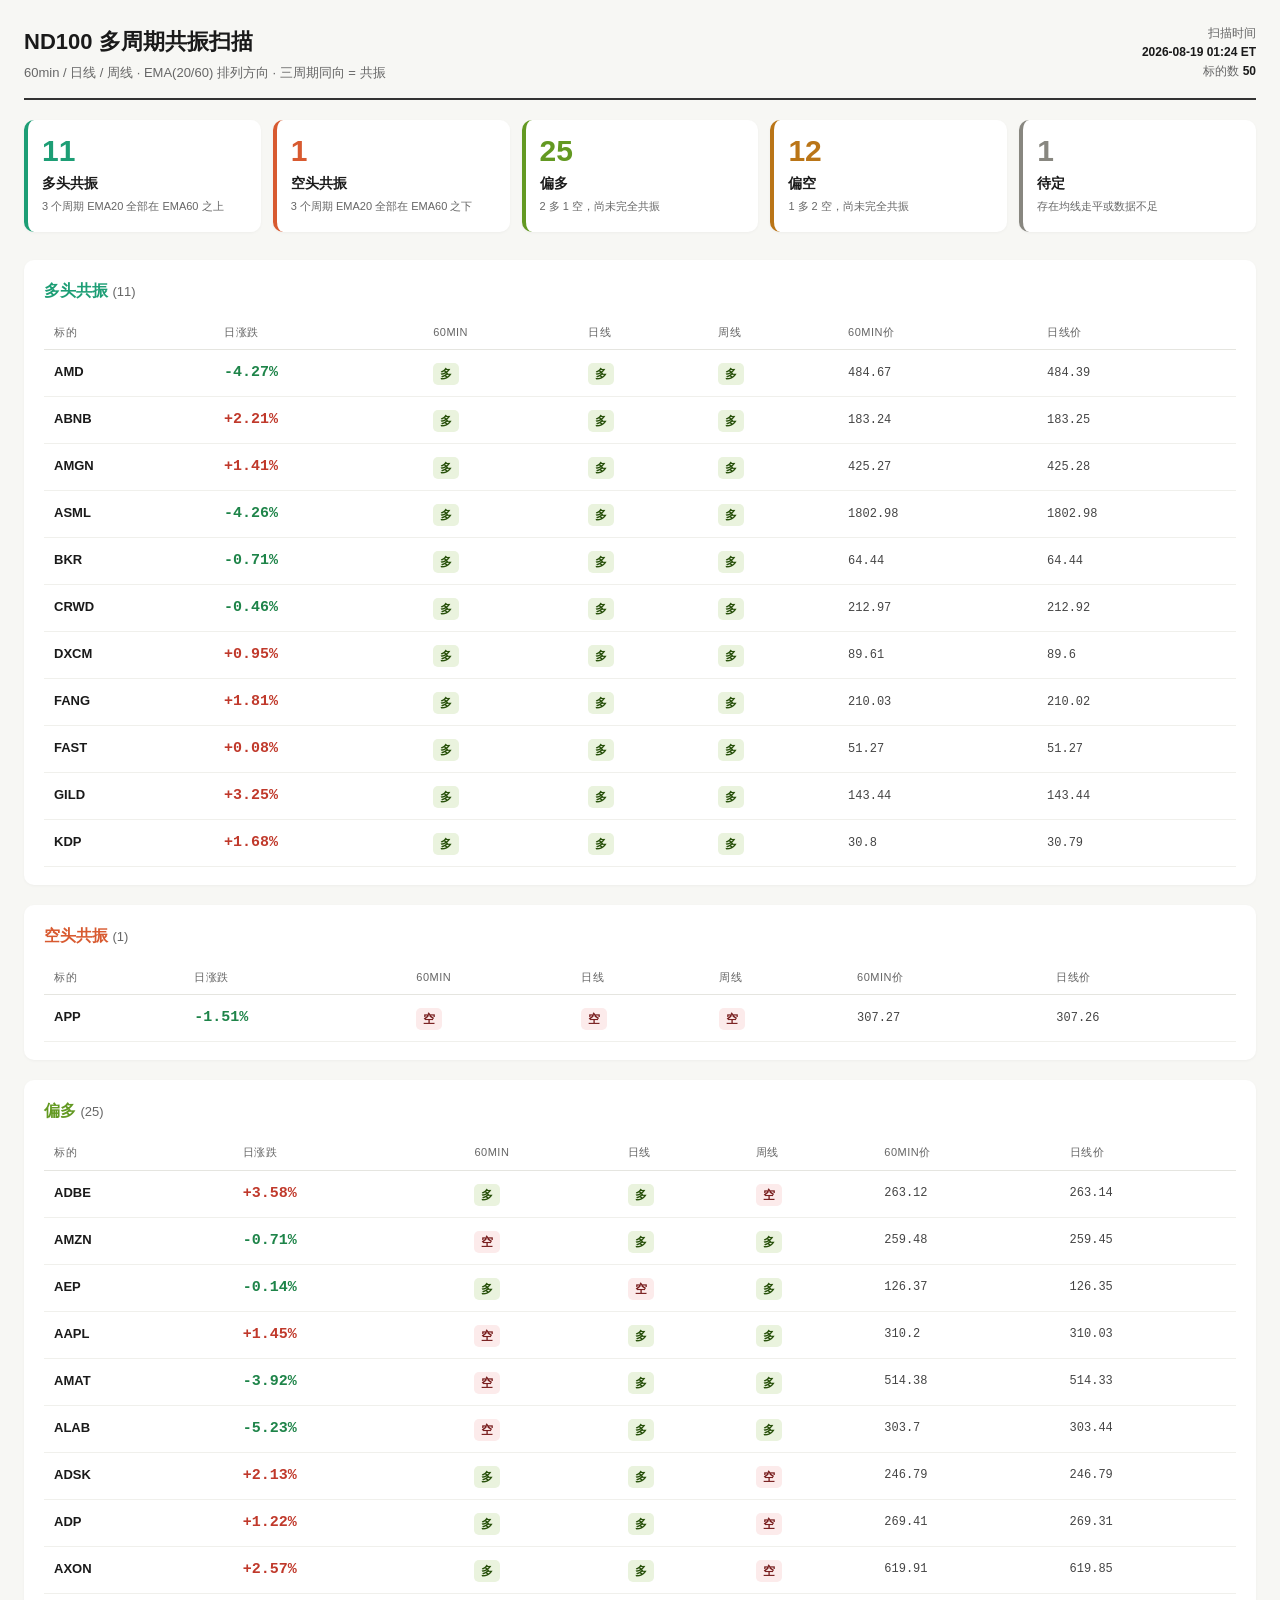
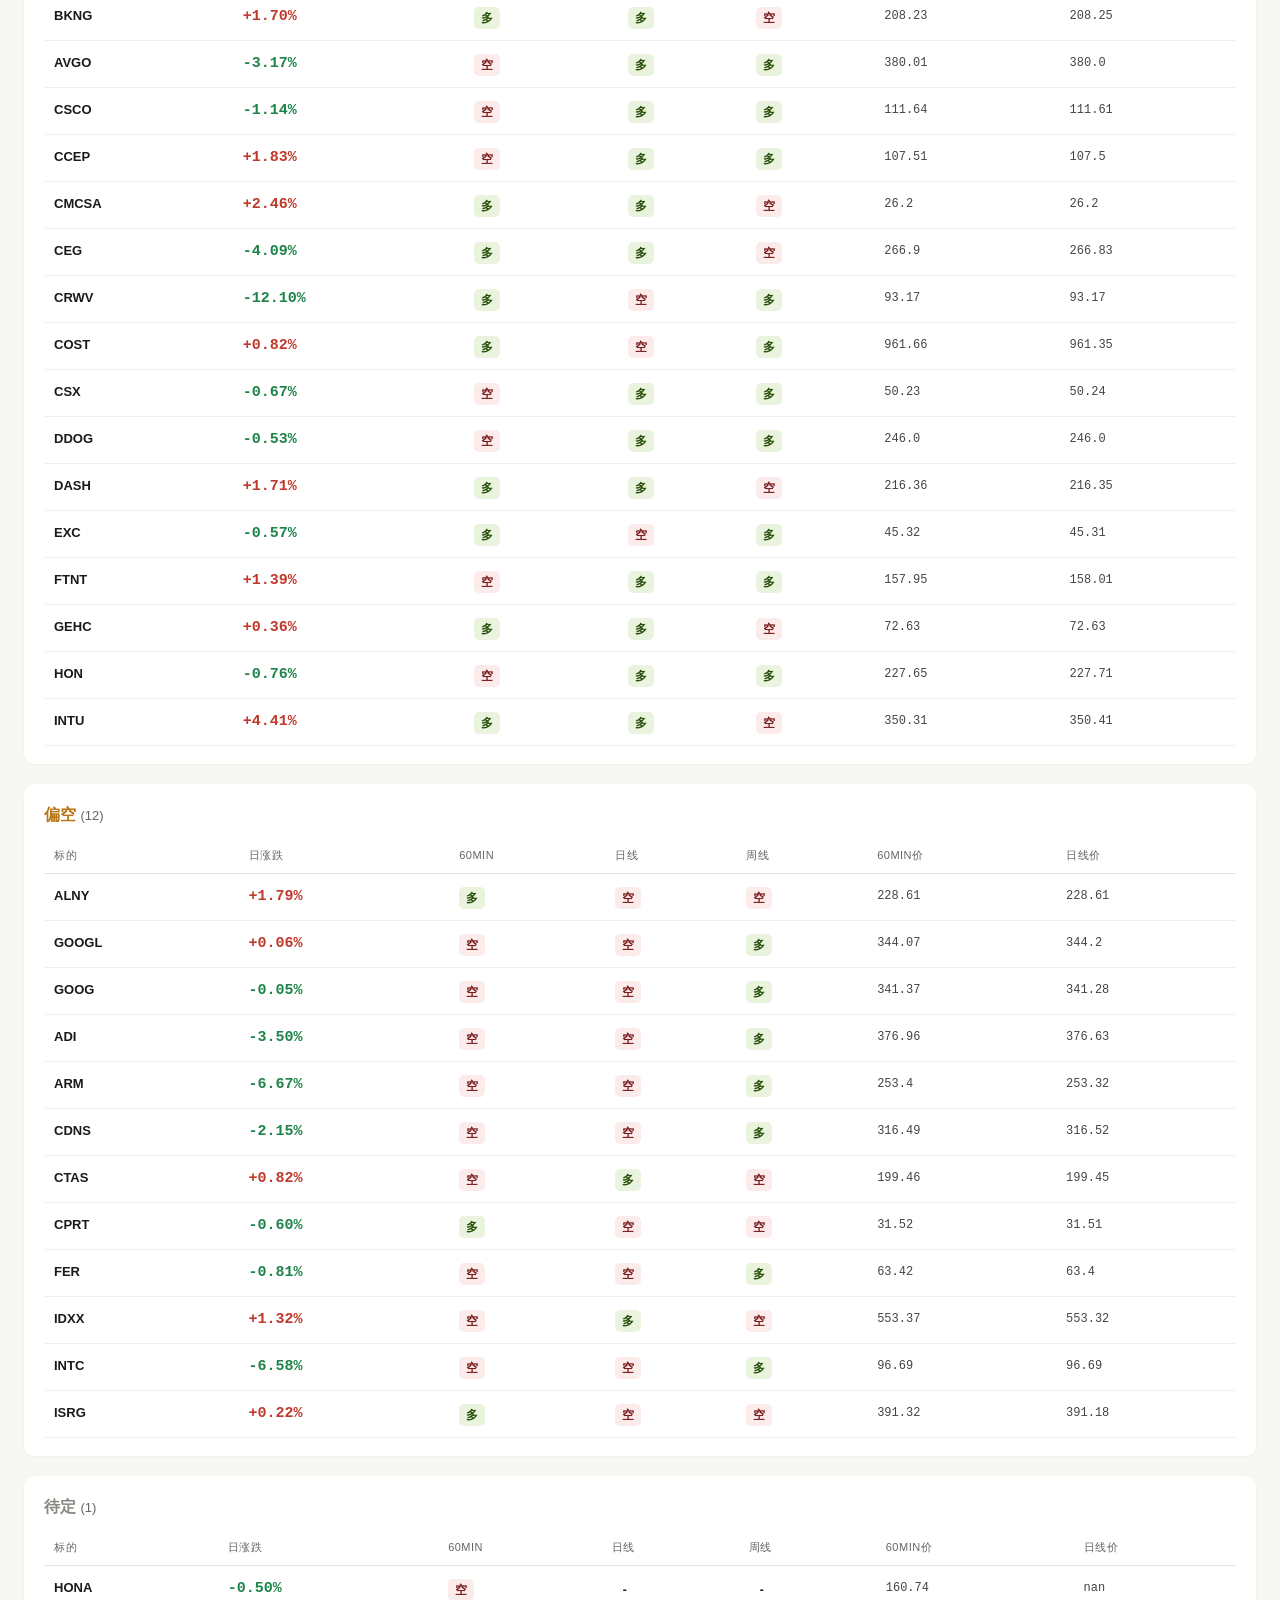
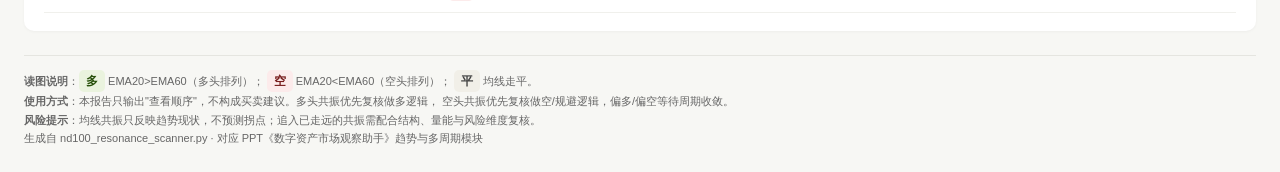
<file: daily/example/20260818/nd100_resonance_20260818.html>
<!DOCTYPE html>
<html lang="zh-CN"><head><meta charset="utf-8">
<meta name="viewport" content="width=device-width,initial-scale=1">
<title>ND100 多周期共振扫描 · 2026-08-18</title>
<style>
  :root {--bg:#f7f7f4;--card:#fff;--txt:#1a1a1a;--mut:#666;--bd:#e5e5e0;
    --up:#c0392b;--dn:#1e8449;}
  *{box-sizing:border-box;margin:0;padding:0}
  body{font-family:-apple-system,BlinkMacSystemFont,"PingFang SC","Microsoft YaHei",sans-serif;
    background:var(--bg);color:var(--txt);line-height:1.6;padding:24px;max-width:none;margin:0 auto}
  .hd{border-bottom:2px solid #333;padding-bottom:14px;margin-bottom:20px}
  .hd h1{font-size:22px;font-weight:600}
  .hd .sub{color:var(--mut);font-size:13px;margin-top:4px}
  .hd .meta{float:right;text-align:right;color:var(--mut);font-size:12px}
  .hd .meta b{color:var(--txt)}
  .summary{display:grid;grid-template-columns:repeat(5,1fr);gap:12px;margin:18px 0 28px}
  .card{background:var(--card);border-radius:10px;padding:16px 14px;border-left:4px solid #ccc;
    box-shadow:0 1px 3px rgba(0,0,0,.04)}
  .card-num{font-size:30px;font-weight:700;line-height:1}
  .card-name{font-size:14px;font-weight:600;margin-top:6px}
  .card-desc{font-size:11px;color:var(--mut);margin-top:4px}
  .lsec{background:var(--card);border-radius:10px;padding:18px 20px;margin-bottom:20px;
    box-shadow:0 1px 3px rgba(0,0,0,.04)}
  .lsec h2{font-size:16px;font-weight:600;margin-bottom:12px}
  .cnt{color:var(--mut);font-weight:400;font-size:13px}
  .empty{color:var(--mut);font-size:13px;padding:8px 0}
  table{width:100%;border-collapse:collapse;font-size:15px}
  th{text-align:left;color:var(--mut);font-weight:500;font-size:11px;
    padding:8px 10px;border-bottom:1px solid var(--bd);text-transform:uppercase;letter-spacing:.5px}
  td{padding:11px 10px;border-bottom:1px solid #f0f0ec;vertical-align:middle}
  tr:hover td{background:#fafaf7}
  .tk{font-weight:600;font-size:13px}
  .nm{display:block;font-weight:400;font-size:11px;color:var(--mut);margin-top:1px}
  .num{font-family:ui-monospace,SFMono-Regular,Menlo,monospace;font-size:12px;color:#444}
  .chg{font-family:ui-monospace,monospace;font-weight:600}
  .up{color:var(--up)} .down{color:var(--dn)}
  .badge{display:inline-block;width:26px;height:22px;line-height:22px;text-align:center;
    border-radius:5px;font-size:12px;font-weight:600}
  .b{background:#eaf3de;color:#27500a}
  .s{background:#fcebfa;color:#791f1f;background:#fcebeb}
  .f{background:#f1efe8;color:#444}
  .ft{margin-top:24px;padding-top:14px;border-top:1px solid var(--bd);
    color:var(--mut);font-size:11px;line-height:1.7}
  @media(max-width:680px){.summary{grid-template-columns:repeat(2,1fr)}}
</style></head>
<body>
  <div class='hd'>
    <div class='meta'>扫描时间<b><br>2026-08-19 01:24 ET</b><br>标的数<b> 50</b></div>
    <h1>ND100 多周期共振扫描</h1>
    <div class='sub'>60min / 日线 / 周线 · EMA(20/60) 排列方向 · 三周期同向 = 共振</div>
  </div>
  <div class='summary'>
      <div class='card' style='border-left-color:#1D9E75'>
        <div class='card-num' style='color:#1D9E75'>11</div>
        <div class='card-name'>多头共振</div>
        <div class='card-desc'>3 个周期 EMA20 全部在 EMA60 之上</div>
      </div>
      <div class='card' style='border-left-color:#D85A30'>
        <div class='card-num' style='color:#D85A30'>1</div>
        <div class='card-name'>空头共振</div>
        <div class='card-desc'>3 个周期 EMA20 全部在 EMA60 之下</div>
      </div>
      <div class='card' style='border-left-color:#639922'>
        <div class='card-num' style='color:#639922'>25</div>
        <div class='card-name'>偏多</div>
        <div class='card-desc'>2 多 1 空，尚未完全共振</div>
      </div>
      <div class='card' style='border-left-color:#BA7517'>
        <div class='card-num' style='color:#BA7517'>12</div>
        <div class='card-name'>偏空</div>
        <div class='card-desc'>1 多 2 空，尚未完全共振</div>
      </div>
      <div class='card' style='border-left-color:#888780'>
        <div class='card-num' style='color:#888780'>1</div>
        <div class='card-name'>待定</div>
        <div class='card-desc'>存在均线走平或数据不足</div>
      </div></div>

      <section class='lsec'>
        <h2 style='color:#1D9E75'>多头共振 <span class='cnt'>(11)</span></h2>

        <table class='ltab'>
          <thead><tr>
            <th>标的</th><th>日涨跌</th>
            <th>60min</th><th>日线</th><th>周线</th>
            <th>60min价</th><th>日线价</th>
          </tr></thead>
          <tbody>
            <tr>
              <td class='tk'>AMD<span class='nm'></span></td>
              <td class='chg down'>-4.27%</td>
              <td><span class='badge b'>多</span></td>
              <td><span class='badge b'>多</span></td>
              <td><span class='badge b'>多</span></td>
              <td class='num'>484.67</td>
              <td class='num'>484.39</td>
            </tr>
            <tr>
              <td class='tk'>ABNB<span class='nm'></span></td>
              <td class='chg up'>+2.21%</td>
              <td><span class='badge b'>多</span></td>
              <td><span class='badge b'>多</span></td>
              <td><span class='badge b'>多</span></td>
              <td class='num'>183.24</td>
              <td class='num'>183.25</td>
            </tr>
            <tr>
              <td class='tk'>AMGN<span class='nm'></span></td>
              <td class='chg up'>+1.41%</td>
              <td><span class='badge b'>多</span></td>
              <td><span class='badge b'>多</span></td>
              <td><span class='badge b'>多</span></td>
              <td class='num'>425.27</td>
              <td class='num'>425.28</td>
            </tr>
            <tr>
              <td class='tk'>ASML<span class='nm'></span></td>
              <td class='chg down'>-4.26%</td>
              <td><span class='badge b'>多</span></td>
              <td><span class='badge b'>多</span></td>
              <td><span class='badge b'>多</span></td>
              <td class='num'>1802.98</td>
              <td class='num'>1802.98</td>
            </tr>
            <tr>
              <td class='tk'>BKR<span class='nm'></span></td>
              <td class='chg down'>-0.71%</td>
              <td><span class='badge b'>多</span></td>
              <td><span class='badge b'>多</span></td>
              <td><span class='badge b'>多</span></td>
              <td class='num'>64.44</td>
              <td class='num'>64.44</td>
            </tr>
            <tr>
              <td class='tk'>CRWD<span class='nm'></span></td>
              <td class='chg down'>-0.46%</td>
              <td><span class='badge b'>多</span></td>
              <td><span class='badge b'>多</span></td>
              <td><span class='badge b'>多</span></td>
              <td class='num'>212.97</td>
              <td class='num'>212.92</td>
            </tr>
            <tr>
              <td class='tk'>DXCM<span class='nm'></span></td>
              <td class='chg up'>+0.95%</td>
              <td><span class='badge b'>多</span></td>
              <td><span class='badge b'>多</span></td>
              <td><span class='badge b'>多</span></td>
              <td class='num'>89.61</td>
              <td class='num'>89.6</td>
            </tr>
            <tr>
              <td class='tk'>FANG<span class='nm'></span></td>
              <td class='chg up'>+1.81%</td>
              <td><span class='badge b'>多</span></td>
              <td><span class='badge b'>多</span></td>
              <td><span class='badge b'>多</span></td>
              <td class='num'>210.03</td>
              <td class='num'>210.02</td>
            </tr>
            <tr>
              <td class='tk'>FAST<span class='nm'></span></td>
              <td class='chg up'>+0.08%</td>
              <td><span class='badge b'>多</span></td>
              <td><span class='badge b'>多</span></td>
              <td><span class='badge b'>多</span></td>
              <td class='num'>51.27</td>
              <td class='num'>51.27</td>
            </tr>
            <tr>
              <td class='tk'>GILD<span class='nm'></span></td>
              <td class='chg up'>+3.25%</td>
              <td><span class='badge b'>多</span></td>
              <td><span class='badge b'>多</span></td>
              <td><span class='badge b'>多</span></td>
              <td class='num'>143.44</td>
              <td class='num'>143.44</td>
            </tr>
            <tr>
              <td class='tk'>KDP<span class='nm'></span></td>
              <td class='chg up'>+1.68%</td>
              <td><span class='badge b'>多</span></td>
              <td><span class='badge b'>多</span></td>
              <td><span class='badge b'>多</span></td>
              <td class='num'>30.8</td>
              <td class='num'>30.79</td>
            </tr></tbody>
        </table>
      </section>
      <section class='lsec'>
        <h2 style='color:#D85A30'>空头共振 <span class='cnt'>(1)</span></h2>

        <table class='ltab'>
          <thead><tr>
            <th>标的</th><th>日涨跌</th>
            <th>60min</th><th>日线</th><th>周线</th>
            <th>60min价</th><th>日线价</th>
          </tr></thead>
          <tbody>
            <tr>
              <td class='tk'>APP<span class='nm'></span></td>
              <td class='chg down'>-1.51%</td>
              <td><span class='badge s'>空</span></td>
              <td><span class='badge s'>空</span></td>
              <td><span class='badge s'>空</span></td>
              <td class='num'>307.27</td>
              <td class='num'>307.26</td>
            </tr></tbody>
        </table>
      </section>
      <section class='lsec'>
        <h2 style='color:#639922'>偏多 <span class='cnt'>(25)</span></h2>

        <table class='ltab'>
          <thead><tr>
            <th>标的</th><th>日涨跌</th>
            <th>60min</th><th>日线</th><th>周线</th>
            <th>60min价</th><th>日线价</th>
          </tr></thead>
          <tbody>
            <tr>
              <td class='tk'>ADBE<span class='nm'></span></td>
              <td class='chg up'>+3.58%</td>
              <td><span class='badge b'>多</span></td>
              <td><span class='badge b'>多</span></td>
              <td><span class='badge s'>空</span></td>
              <td class='num'>263.12</td>
              <td class='num'>263.14</td>
            </tr>
            <tr>
              <td class='tk'>AMZN<span class='nm'></span></td>
              <td class='chg down'>-0.71%</td>
              <td><span class='badge s'>空</span></td>
              <td><span class='badge b'>多</span></td>
              <td><span class='badge b'>多</span></td>
              <td class='num'>259.48</td>
              <td class='num'>259.45</td>
            </tr>
            <tr>
              <td class='tk'>AEP<span class='nm'></span></td>
              <td class='chg down'>-0.14%</td>
              <td><span class='badge b'>多</span></td>
              <td><span class='badge s'>空</span></td>
              <td><span class='badge b'>多</span></td>
              <td class='num'>126.37</td>
              <td class='num'>126.35</td>
            </tr>
            <tr>
              <td class='tk'>AAPL<span class='nm'></span></td>
              <td class='chg up'>+1.45%</td>
              <td><span class='badge s'>空</span></td>
              <td><span class='badge b'>多</span></td>
              <td><span class='badge b'>多</span></td>
              <td class='num'>310.2</td>
              <td class='num'>310.03</td>
            </tr>
            <tr>
              <td class='tk'>AMAT<span class='nm'></span></td>
              <td class='chg down'>-3.92%</td>
              <td><span class='badge s'>空</span></td>
              <td><span class='badge b'>多</span></td>
              <td><span class='badge b'>多</span></td>
              <td class='num'>514.38</td>
              <td class='num'>514.33</td>
            </tr>
            <tr>
              <td class='tk'>ALAB<span class='nm'></span></td>
              <td class='chg down'>-5.23%</td>
              <td><span class='badge s'>空</span></td>
              <td><span class='badge b'>多</span></td>
              <td><span class='badge b'>多</span></td>
              <td class='num'>303.7</td>
              <td class='num'>303.44</td>
            </tr>
            <tr>
              <td class='tk'>ADSK<span class='nm'></span></td>
              <td class='chg up'>+2.13%</td>
              <td><span class='badge b'>多</span></td>
              <td><span class='badge b'>多</span></td>
              <td><span class='badge s'>空</span></td>
              <td class='num'>246.79</td>
              <td class='num'>246.79</td>
            </tr>
            <tr>
              <td class='tk'>ADP<span class='nm'></span></td>
              <td class='chg up'>+1.22%</td>
              <td><span class='badge b'>多</span></td>
              <td><span class='badge b'>多</span></td>
              <td><span class='badge s'>空</span></td>
              <td class='num'>269.41</td>
              <td class='num'>269.31</td>
            </tr>
            <tr>
              <td class='tk'>AXON<span class='nm'></span></td>
              <td class='chg up'>+2.57%</td>
              <td><span class='badge b'>多</span></td>
              <td><span class='badge b'>多</span></td>
              <td><span class='badge s'>空</span></td>
              <td class='num'>619.91</td>
              <td class='num'>619.85</td>
            </tr>
            <tr>
              <td class='tk'>BKNG<span class='nm'></span></td>
              <td class='chg up'>+1.70%</td>
              <td><span class='badge b'>多</span></td>
              <td><span class='badge b'>多</span></td>
              <td><span class='badge s'>空</span></td>
              <td class='num'>208.23</td>
              <td class='num'>208.25</td>
            </tr>
            <tr>
              <td class='tk'>AVGO<span class='nm'></span></td>
              <td class='chg down'>-3.17%</td>
              <td><span class='badge s'>空</span></td>
              <td><span class='badge b'>多</span></td>
              <td><span class='badge b'>多</span></td>
              <td class='num'>380.01</td>
              <td class='num'>380.0</td>
            </tr>
            <tr>
              <td class='tk'>CSCO<span class='nm'></span></td>
              <td class='chg down'>-1.14%</td>
              <td><span class='badge s'>空</span></td>
              <td><span class='badge b'>多</span></td>
              <td><span class='badge b'>多</span></td>
              <td class='num'>111.64</td>
              <td class='num'>111.61</td>
            </tr>
            <tr>
              <td class='tk'>CCEP<span class='nm'></span></td>
              <td class='chg up'>+1.83%</td>
              <td><span class='badge s'>空</span></td>
              <td><span class='badge b'>多</span></td>
              <td><span class='badge b'>多</span></td>
              <td class='num'>107.51</td>
              <td class='num'>107.5</td>
            </tr>
            <tr>
              <td class='tk'>CMCSA<span class='nm'></span></td>
              <td class='chg up'>+2.46%</td>
              <td><span class='badge b'>多</span></td>
              <td><span class='badge b'>多</span></td>
              <td><span class='badge s'>空</span></td>
              <td class='num'>26.2</td>
              <td class='num'>26.2</td>
            </tr>
            <tr>
              <td class='tk'>CEG<span class='nm'></span></td>
              <td class='chg down'>-4.09%</td>
              <td><span class='badge b'>多</span></td>
              <td><span class='badge b'>多</span></td>
              <td><span class='badge s'>空</span></td>
              <td class='num'>266.9</td>
              <td class='num'>266.83</td>
            </tr>
            <tr>
              <td class='tk'>CRWV<span class='nm'></span></td>
              <td class='chg down'>-12.10%</td>
              <td><span class='badge b'>多</span></td>
              <td><span class='badge s'>空</span></td>
              <td><span class='badge b'>多</span></td>
              <td class='num'>93.17</td>
              <td class='num'>93.17</td>
            </tr>
            <tr>
              <td class='tk'>COST<span class='nm'></span></td>
              <td class='chg up'>+0.82%</td>
              <td><span class='badge b'>多</span></td>
              <td><span class='badge s'>空</span></td>
              <td><span class='badge b'>多</span></td>
              <td class='num'>961.66</td>
              <td class='num'>961.35</td>
            </tr>
            <tr>
              <td class='tk'>CSX<span class='nm'></span></td>
              <td class='chg down'>-0.67%</td>
              <td><span class='badge s'>空</span></td>
              <td><span class='badge b'>多</span></td>
              <td><span class='badge b'>多</span></td>
              <td class='num'>50.23</td>
              <td class='num'>50.24</td>
            </tr>
            <tr>
              <td class='tk'>DDOG<span class='nm'></span></td>
              <td class='chg down'>-0.53%</td>
              <td><span class='badge s'>空</span></td>
              <td><span class='badge b'>多</span></td>
              <td><span class='badge b'>多</span></td>
              <td class='num'>246.0</td>
              <td class='num'>246.0</td>
            </tr>
            <tr>
              <td class='tk'>DASH<span class='nm'></span></td>
              <td class='chg up'>+1.71%</td>
              <td><span class='badge b'>多</span></td>
              <td><span class='badge b'>多</span></td>
              <td><span class='badge s'>空</span></td>
              <td class='num'>216.36</td>
              <td class='num'>216.35</td>
            </tr>
            <tr>
              <td class='tk'>EXC<span class='nm'></span></td>
              <td class='chg down'>-0.57%</td>
              <td><span class='badge b'>多</span></td>
              <td><span class='badge s'>空</span></td>
              <td><span class='badge b'>多</span></td>
              <td class='num'>45.32</td>
              <td class='num'>45.31</td>
            </tr>
            <tr>
              <td class='tk'>FTNT<span class='nm'></span></td>
              <td class='chg up'>+1.39%</td>
              <td><span class='badge s'>空</span></td>
              <td><span class='badge b'>多</span></td>
              <td><span class='badge b'>多</span></td>
              <td class='num'>157.95</td>
              <td class='num'>158.01</td>
            </tr>
            <tr>
              <td class='tk'>GEHC<span class='nm'></span></td>
              <td class='chg up'>+0.36%</td>
              <td><span class='badge b'>多</span></td>
              <td><span class='badge b'>多</span></td>
              <td><span class='badge s'>空</span></td>
              <td class='num'>72.63</td>
              <td class='num'>72.63</td>
            </tr>
            <tr>
              <td class='tk'>HON<span class='nm'></span></td>
              <td class='chg down'>-0.76%</td>
              <td><span class='badge s'>空</span></td>
              <td><span class='badge b'>多</span></td>
              <td><span class='badge b'>多</span></td>
              <td class='num'>227.65</td>
              <td class='num'>227.71</td>
            </tr>
            <tr>
              <td class='tk'>INTU<span class='nm'></span></td>
              <td class='chg up'>+4.41%</td>
              <td><span class='badge b'>多</span></td>
              <td><span class='badge b'>多</span></td>
              <td><span class='badge s'>空</span></td>
              <td class='num'>350.31</td>
              <td class='num'>350.41</td>
            </tr></tbody>
        </table>
      </section>
      <section class='lsec'>
        <h2 style='color:#BA7517'>偏空 <span class='cnt'>(12)</span></h2>

        <table class='ltab'>
          <thead><tr>
            <th>标的</th><th>日涨跌</th>
            <th>60min</th><th>日线</th><th>周线</th>
            <th>60min价</th><th>日线价</th>
          </tr></thead>
          <tbody>
            <tr>
              <td class='tk'>ALNY<span class='nm'></span></td>
              <td class='chg up'>+1.79%</td>
              <td><span class='badge b'>多</span></td>
              <td><span class='badge s'>空</span></td>
              <td><span class='badge s'>空</span></td>
              <td class='num'>228.61</td>
              <td class='num'>228.61</td>
            </tr>
            <tr>
              <td class='tk'>GOOGL<span class='nm'></span></td>
              <td class='chg up'>+0.06%</td>
              <td><span class='badge s'>空</span></td>
              <td><span class='badge s'>空</span></td>
              <td><span class='badge b'>多</span></td>
              <td class='num'>344.07</td>
              <td class='num'>344.2</td>
            </tr>
            <tr>
              <td class='tk'>GOOG<span class='nm'></span></td>
              <td class='chg down'>-0.05%</td>
              <td><span class='badge s'>空</span></td>
              <td><span class='badge s'>空</span></td>
              <td><span class='badge b'>多</span></td>
              <td class='num'>341.37</td>
              <td class='num'>341.28</td>
            </tr>
            <tr>
              <td class='tk'>ADI<span class='nm'></span></td>
              <td class='chg down'>-3.50%</td>
              <td><span class='badge s'>空</span></td>
              <td><span class='badge s'>空</span></td>
              <td><span class='badge b'>多</span></td>
              <td class='num'>376.96</td>
              <td class='num'>376.63</td>
            </tr>
            <tr>
              <td class='tk'>ARM<span class='nm'></span></td>
              <td class='chg down'>-6.67%</td>
              <td><span class='badge s'>空</span></td>
              <td><span class='badge s'>空</span></td>
              <td><span class='badge b'>多</span></td>
              <td class='num'>253.4</td>
              <td class='num'>253.32</td>
            </tr>
            <tr>
              <td class='tk'>CDNS<span class='nm'></span></td>
              <td class='chg down'>-2.15%</td>
              <td><span class='badge s'>空</span></td>
              <td><span class='badge s'>空</span></td>
              <td><span class='badge b'>多</span></td>
              <td class='num'>316.49</td>
              <td class='num'>316.52</td>
            </tr>
            <tr>
              <td class='tk'>CTAS<span class='nm'></span></td>
              <td class='chg up'>+0.82%</td>
              <td><span class='badge s'>空</span></td>
              <td><span class='badge b'>多</span></td>
              <td><span class='badge s'>空</span></td>
              <td class='num'>199.46</td>
              <td class='num'>199.45</td>
            </tr>
            <tr>
              <td class='tk'>CPRT<span class='nm'></span></td>
              <td class='chg down'>-0.60%</td>
              <td><span class='badge b'>多</span></td>
              <td><span class='badge s'>空</span></td>
              <td><span class='badge s'>空</span></td>
              <td class='num'>31.52</td>
              <td class='num'>31.51</td>
            </tr>
            <tr>
              <td class='tk'>FER<span class='nm'></span></td>
              <td class='chg down'>-0.81%</td>
              <td><span class='badge s'>空</span></td>
              <td><span class='badge s'>空</span></td>
              <td><span class='badge b'>多</span></td>
              <td class='num'>63.42</td>
              <td class='num'>63.4</td>
            </tr>
            <tr>
              <td class='tk'>IDXX<span class='nm'></span></td>
              <td class='chg up'>+1.32%</td>
              <td><span class='badge s'>空</span></td>
              <td><span class='badge b'>多</span></td>
              <td><span class='badge s'>空</span></td>
              <td class='num'>553.37</td>
              <td class='num'>553.32</td>
            </tr>
            <tr>
              <td class='tk'>INTC<span class='nm'></span></td>
              <td class='chg down'>-6.58%</td>
              <td><span class='badge s'>空</span></td>
              <td><span class='badge s'>空</span></td>
              <td><span class='badge b'>多</span></td>
              <td class='num'>96.69</td>
              <td class='num'>96.69</td>
            </tr>
            <tr>
              <td class='tk'>ISRG<span class='nm'></span></td>
              <td class='chg up'>+0.22%</td>
              <td><span class='badge b'>多</span></td>
              <td><span class='badge s'>空</span></td>
              <td><span class='badge s'>空</span></td>
              <td class='num'>391.32</td>
              <td class='num'>391.18</td>
            </tr></tbody>
        </table>
      </section>
      <section class='lsec'>
        <h2 style='color:#888780'>待定 <span class='cnt'>(1)</span></h2>

        <table class='ltab'>
          <thead><tr>
            <th>标的</th><th>日涨跌</th>
            <th>60min</th><th>日线</th><th>周线</th>
            <th>60min价</th><th>日线价</th>
          </tr></thead>
          <tbody>
            <tr>
              <td class='tk'>HONA<span class='nm'></span></td>
              <td class='chg down'>-0.50%</td>
              <td><span class='badge s'>空</span></td>
              <td><span class='badge'>-</span></td>
              <td><span class='badge'>-</span></td>
              <td class='num'>160.74</td>
              <td class='num'>nan</td>
            </tr></tbody>
        </table>
      </section>
  <div class='ft'>
    <b>读图说明</b>：<span class='badge b'>多</span> EMA20&gt;EMA60（多头排列）；
    <span class='badge s'>空</span> EMA20&lt;EMA60（空头排列）；
    <span class='badge f'>平</span> 均线走平。<br>
    <b>使用方式</b>：本报告只输出"查看顺序"，不构成买卖建议。多头共振优先复核做多逻辑，
    空头共振优先复核做空/规避逻辑，偏多/偏空等待周期收敛。<br>
    <b>风险提示</b>：均线共振只反映趋势现状，不预测拐点；追入已走远的共振需配合结构、量能与风险维度复核。<br>
    生成自 nd100_resonance_scanner.py · 对应 PPT《数字资产市场观察助手》趋势与多周期模块
  </div>
</body></html>
</file>
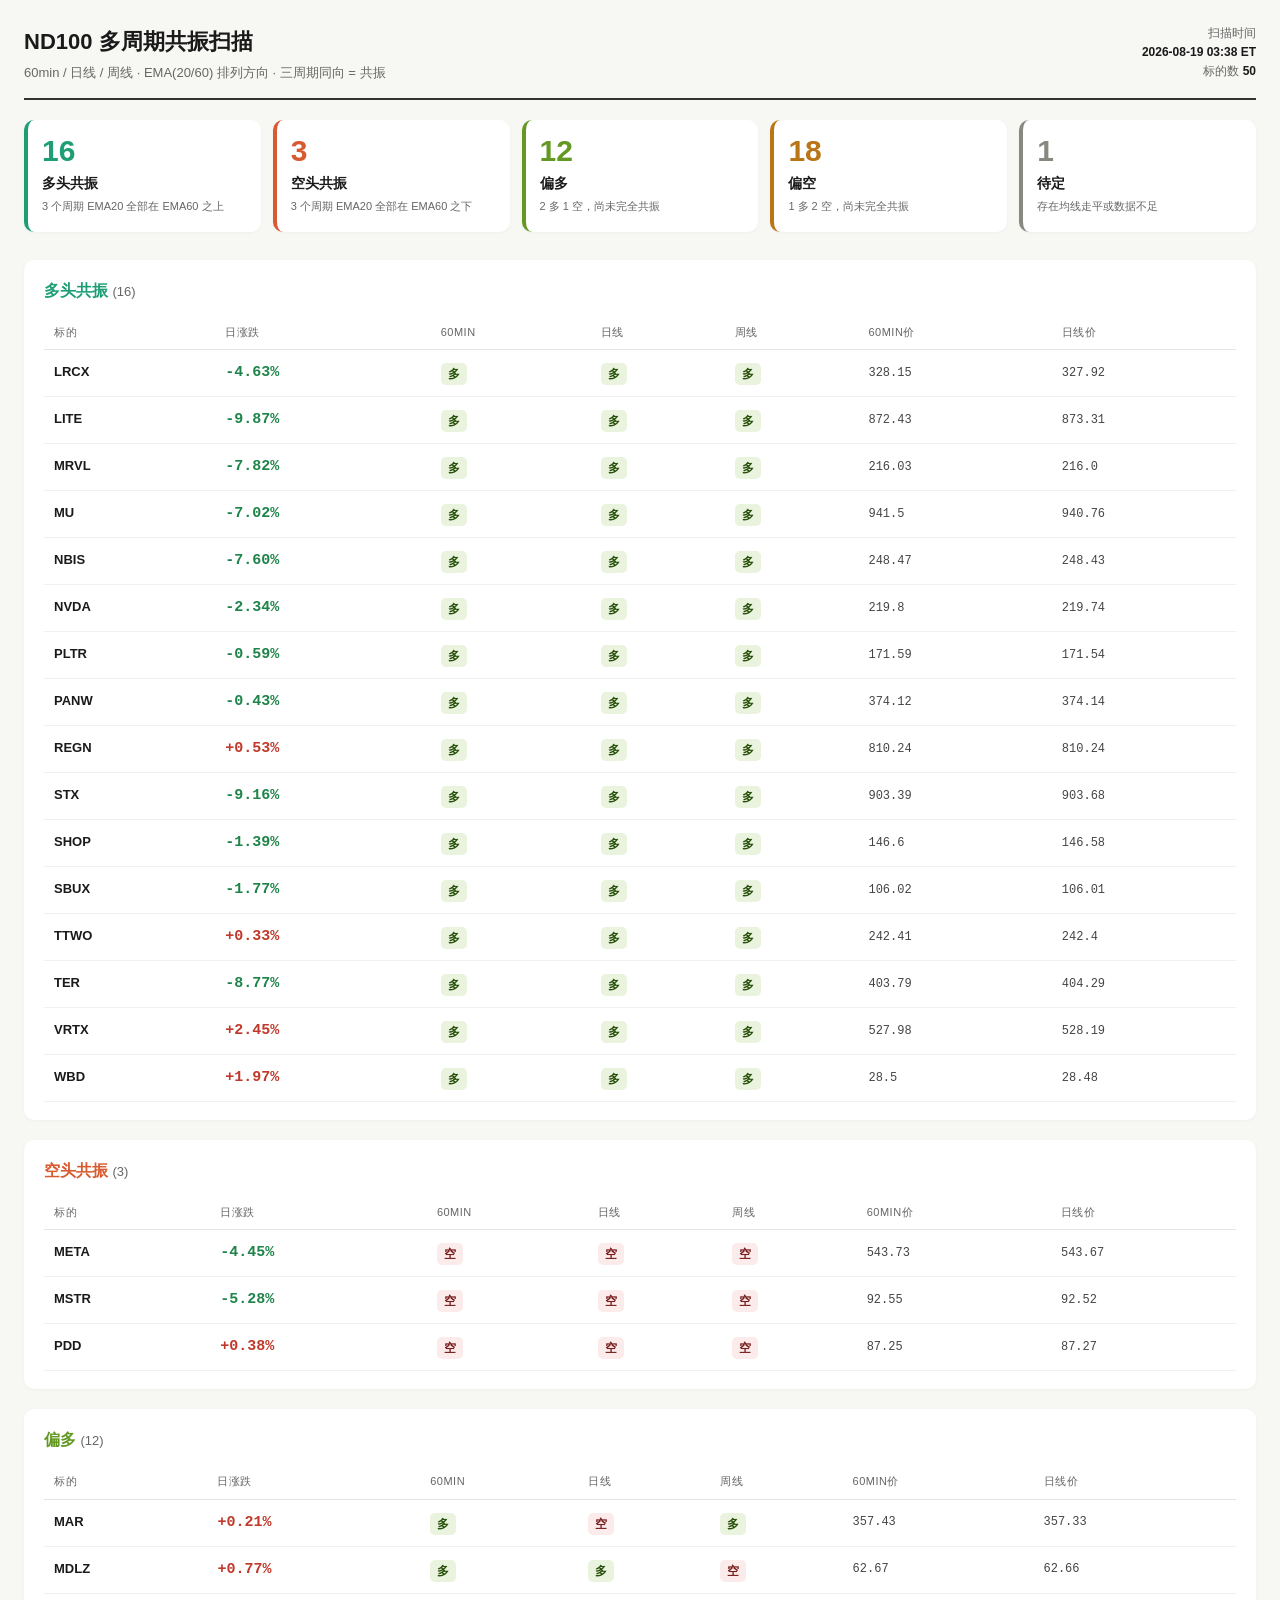
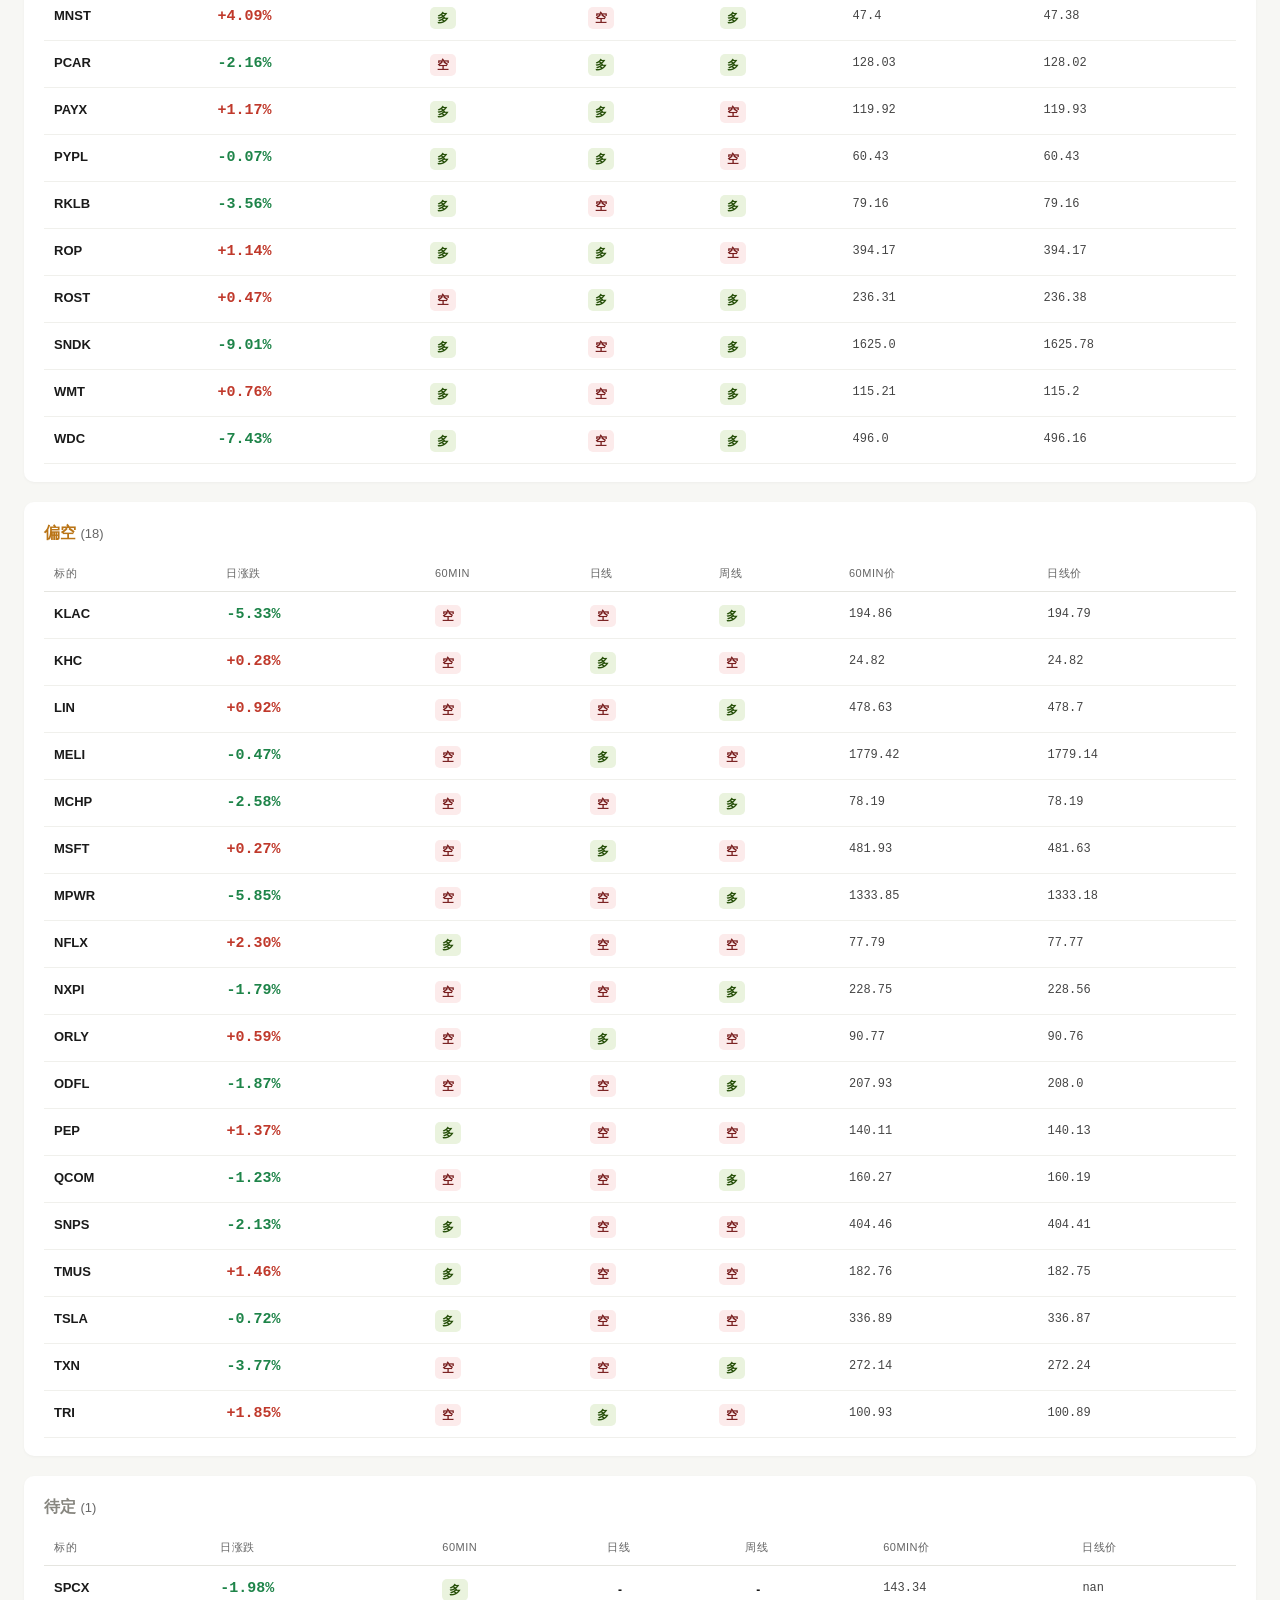
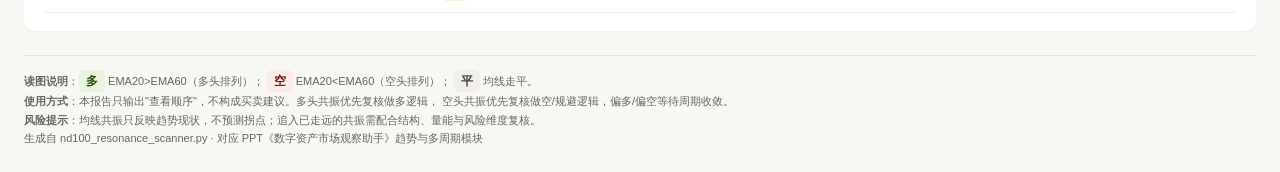
<file: daily/example/20260818/nd100_resonance_20260818_batch02.html>
<!DOCTYPE html>
<html lang="zh-CN"><head><meta charset="utf-8">
<meta name="viewport" content="width=device-width,initial-scale=1">
<title>ND100 多周期共振扫描 · 2026-08-18</title>
<style>
  :root {--bg:#f7f7f4;--card:#fff;--txt:#1a1a1a;--mut:#666;--bd:#e5e5e0;
    --up:#c0392b;--dn:#1e8449;}
  *{box-sizing:border-box;margin:0;padding:0}
  body{font-family:-apple-system,BlinkMacSystemFont,"PingFang SC","Microsoft YaHei",sans-serif;
    background:var(--bg);color:var(--txt);line-height:1.6;padding:24px;max-width:none;margin:0 auto}
  .hd{border-bottom:2px solid #333;padding-bottom:14px;margin-bottom:20px}
  .hd h1{font-size:22px;font-weight:600}
  .hd .sub{color:var(--mut);font-size:13px;margin-top:4px}
  .hd .meta{float:right;text-align:right;color:var(--mut);font-size:12px}
  .hd .meta b{color:var(--txt)}
  .summary{display:grid;grid-template-columns:repeat(5,1fr);gap:12px;margin:18px 0 28px}
  .card{background:var(--card);border-radius:10px;padding:16px 14px;border-left:4px solid #ccc;
    box-shadow:0 1px 3px rgba(0,0,0,.04)}
  .card-num{font-size:30px;font-weight:700;line-height:1}
  .card-name{font-size:14px;font-weight:600;margin-top:6px}
  .card-desc{font-size:11px;color:var(--mut);margin-top:4px}
  .lsec{background:var(--card);border-radius:10px;padding:18px 20px;margin-bottom:20px;
    box-shadow:0 1px 3px rgba(0,0,0,.04)}
  .lsec h2{font-size:16px;font-weight:600;margin-bottom:12px}
  .cnt{color:var(--mut);font-weight:400;font-size:13px}
  .empty{color:var(--mut);font-size:13px;padding:8px 0}
  table{width:100%;border-collapse:collapse;font-size:15px}
  th{text-align:left;color:var(--mut);font-weight:500;font-size:11px;
    padding:8px 10px;border-bottom:1px solid var(--bd);text-transform:uppercase;letter-spacing:.5px}
  td{padding:11px 10px;border-bottom:1px solid #f0f0ec;vertical-align:middle}
  tr:hover td{background:#fafaf7}
  .tk{font-weight:600;font-size:13px}
  .nm{display:block;font-weight:400;font-size:11px;color:var(--mut);margin-top:1px}
  .num{font-family:ui-monospace,SFMono-Regular,Menlo,monospace;font-size:12px;color:#444}
  .chg{font-family:ui-monospace,monospace;font-weight:600}
  .up{color:var(--up)} .down{color:var(--dn)}
  .badge{display:inline-block;width:26px;height:22px;line-height:22px;text-align:center;
    border-radius:5px;font-size:12px;font-weight:600}
  .b{background:#eaf3de;color:#27500a}
  .s{background:#fcebfa;color:#791f1f;background:#fcebeb}
  .f{background:#f1efe8;color:#444}
  .ft{margin-top:24px;padding-top:14px;border-top:1px solid var(--bd);
    color:var(--mut);font-size:11px;line-height:1.7}
  @media(max-width:680px){.summary{grid-template-columns:repeat(2,1fr)}}
</style></head>
<body>
  <div class='hd'>
    <div class='meta'>扫描时间<b><br>2026-08-19 03:38 ET</b><br>标的数<b> 50</b></div>
    <h1>ND100 多周期共振扫描</h1>
    <div class='sub'>60min / 日线 / 周线 · EMA(20/60) 排列方向 · 三周期同向 = 共振</div>
  </div>
  <div class='summary'>
      <div class='card' style='border-left-color:#1D9E75'>
        <div class='card-num' style='color:#1D9E75'>16</div>
        <div class='card-name'>多头共振</div>
        <div class='card-desc'>3 个周期 EMA20 全部在 EMA60 之上</div>
      </div>
      <div class='card' style='border-left-color:#D85A30'>
        <div class='card-num' style='color:#D85A30'>3</div>
        <div class='card-name'>空头共振</div>
        <div class='card-desc'>3 个周期 EMA20 全部在 EMA60 之下</div>
      </div>
      <div class='card' style='border-left-color:#639922'>
        <div class='card-num' style='color:#639922'>12</div>
        <div class='card-name'>偏多</div>
        <div class='card-desc'>2 多 1 空，尚未完全共振</div>
      </div>
      <div class='card' style='border-left-color:#BA7517'>
        <div class='card-num' style='color:#BA7517'>18</div>
        <div class='card-name'>偏空</div>
        <div class='card-desc'>1 多 2 空，尚未完全共振</div>
      </div>
      <div class='card' style='border-left-color:#888780'>
        <div class='card-num' style='color:#888780'>1</div>
        <div class='card-name'>待定</div>
        <div class='card-desc'>存在均线走平或数据不足</div>
      </div></div>

      <section class='lsec'>
        <h2 style='color:#1D9E75'>多头共振 <span class='cnt'>(16)</span></h2>

        <table class='ltab'>
          <thead><tr>
            <th>标的</th><th>日涨跌</th>
            <th>60min</th><th>日线</th><th>周线</th>
            <th>60min价</th><th>日线价</th>
          </tr></thead>
          <tbody>
            <tr>
              <td class='tk'>LRCX<span class='nm'></span></td>
              <td class='chg down'>-4.63%</td>
              <td><span class='badge b'>多</span></td>
              <td><span class='badge b'>多</span></td>
              <td><span class='badge b'>多</span></td>
              <td class='num'>328.15</td>
              <td class='num'>327.92</td>
            </tr>
            <tr>
              <td class='tk'>LITE<span class='nm'></span></td>
              <td class='chg down'>-9.87%</td>
              <td><span class='badge b'>多</span></td>
              <td><span class='badge b'>多</span></td>
              <td><span class='badge b'>多</span></td>
              <td class='num'>872.43</td>
              <td class='num'>873.31</td>
            </tr>
            <tr>
              <td class='tk'>MRVL<span class='nm'></span></td>
              <td class='chg down'>-7.82%</td>
              <td><span class='badge b'>多</span></td>
              <td><span class='badge b'>多</span></td>
              <td><span class='badge b'>多</span></td>
              <td class='num'>216.03</td>
              <td class='num'>216.0</td>
            </tr>
            <tr>
              <td class='tk'>MU<span class='nm'></span></td>
              <td class='chg down'>-7.02%</td>
              <td><span class='badge b'>多</span></td>
              <td><span class='badge b'>多</span></td>
              <td><span class='badge b'>多</span></td>
              <td class='num'>941.5</td>
              <td class='num'>940.76</td>
            </tr>
            <tr>
              <td class='tk'>NBIS<span class='nm'></span></td>
              <td class='chg down'>-7.60%</td>
              <td><span class='badge b'>多</span></td>
              <td><span class='badge b'>多</span></td>
              <td><span class='badge b'>多</span></td>
              <td class='num'>248.47</td>
              <td class='num'>248.43</td>
            </tr>
            <tr>
              <td class='tk'>NVDA<span class='nm'></span></td>
              <td class='chg down'>-2.34%</td>
              <td><span class='badge b'>多</span></td>
              <td><span class='badge b'>多</span></td>
              <td><span class='badge b'>多</span></td>
              <td class='num'>219.8</td>
              <td class='num'>219.74</td>
            </tr>
            <tr>
              <td class='tk'>PLTR<span class='nm'></span></td>
              <td class='chg down'>-0.59%</td>
              <td><span class='badge b'>多</span></td>
              <td><span class='badge b'>多</span></td>
              <td><span class='badge b'>多</span></td>
              <td class='num'>171.59</td>
              <td class='num'>171.54</td>
            </tr>
            <tr>
              <td class='tk'>PANW<span class='nm'></span></td>
              <td class='chg down'>-0.43%</td>
              <td><span class='badge b'>多</span></td>
              <td><span class='badge b'>多</span></td>
              <td><span class='badge b'>多</span></td>
              <td class='num'>374.12</td>
              <td class='num'>374.14</td>
            </tr>
            <tr>
              <td class='tk'>REGN<span class='nm'></span></td>
              <td class='chg up'>+0.53%</td>
              <td><span class='badge b'>多</span></td>
              <td><span class='badge b'>多</span></td>
              <td><span class='badge b'>多</span></td>
              <td class='num'>810.24</td>
              <td class='num'>810.24</td>
            </tr>
            <tr>
              <td class='tk'>STX<span class='nm'></span></td>
              <td class='chg down'>-9.16%</td>
              <td><span class='badge b'>多</span></td>
              <td><span class='badge b'>多</span></td>
              <td><span class='badge b'>多</span></td>
              <td class='num'>903.39</td>
              <td class='num'>903.68</td>
            </tr>
            <tr>
              <td class='tk'>SHOP<span class='nm'></span></td>
              <td class='chg down'>-1.39%</td>
              <td><span class='badge b'>多</span></td>
              <td><span class='badge b'>多</span></td>
              <td><span class='badge b'>多</span></td>
              <td class='num'>146.6</td>
              <td class='num'>146.58</td>
            </tr>
            <tr>
              <td class='tk'>SBUX<span class='nm'></span></td>
              <td class='chg down'>-1.77%</td>
              <td><span class='badge b'>多</span></td>
              <td><span class='badge b'>多</span></td>
              <td><span class='badge b'>多</span></td>
              <td class='num'>106.02</td>
              <td class='num'>106.01</td>
            </tr>
            <tr>
              <td class='tk'>TTWO<span class='nm'></span></td>
              <td class='chg up'>+0.33%</td>
              <td><span class='badge b'>多</span></td>
              <td><span class='badge b'>多</span></td>
              <td><span class='badge b'>多</span></td>
              <td class='num'>242.41</td>
              <td class='num'>242.4</td>
            </tr>
            <tr>
              <td class='tk'>TER<span class='nm'></span></td>
              <td class='chg down'>-8.77%</td>
              <td><span class='badge b'>多</span></td>
              <td><span class='badge b'>多</span></td>
              <td><span class='badge b'>多</span></td>
              <td class='num'>403.79</td>
              <td class='num'>404.29</td>
            </tr>
            <tr>
              <td class='tk'>VRTX<span class='nm'></span></td>
              <td class='chg up'>+2.45%</td>
              <td><span class='badge b'>多</span></td>
              <td><span class='badge b'>多</span></td>
              <td><span class='badge b'>多</span></td>
              <td class='num'>527.98</td>
              <td class='num'>528.19</td>
            </tr>
            <tr>
              <td class='tk'>WBD<span class='nm'></span></td>
              <td class='chg up'>+1.97%</td>
              <td><span class='badge b'>多</span></td>
              <td><span class='badge b'>多</span></td>
              <td><span class='badge b'>多</span></td>
              <td class='num'>28.5</td>
              <td class='num'>28.48</td>
            </tr></tbody>
        </table>
      </section>
      <section class='lsec'>
        <h2 style='color:#D85A30'>空头共振 <span class='cnt'>(3)</span></h2>

        <table class='ltab'>
          <thead><tr>
            <th>标的</th><th>日涨跌</th>
            <th>60min</th><th>日线</th><th>周线</th>
            <th>60min价</th><th>日线价</th>
          </tr></thead>
          <tbody>
            <tr>
              <td class='tk'>META<span class='nm'></span></td>
              <td class='chg down'>-4.45%</td>
              <td><span class='badge s'>空</span></td>
              <td><span class='badge s'>空</span></td>
              <td><span class='badge s'>空</span></td>
              <td class='num'>543.73</td>
              <td class='num'>543.67</td>
            </tr>
            <tr>
              <td class='tk'>MSTR<span class='nm'></span></td>
              <td class='chg down'>-5.28%</td>
              <td><span class='badge s'>空</span></td>
              <td><span class='badge s'>空</span></td>
              <td><span class='badge s'>空</span></td>
              <td class='num'>92.55</td>
              <td class='num'>92.52</td>
            </tr>
            <tr>
              <td class='tk'>PDD<span class='nm'></span></td>
              <td class='chg up'>+0.38%</td>
              <td><span class='badge s'>空</span></td>
              <td><span class='badge s'>空</span></td>
              <td><span class='badge s'>空</span></td>
              <td class='num'>87.25</td>
              <td class='num'>87.27</td>
            </tr></tbody>
        </table>
      </section>
      <section class='lsec'>
        <h2 style='color:#639922'>偏多 <span class='cnt'>(12)</span></h2>

        <table class='ltab'>
          <thead><tr>
            <th>标的</th><th>日涨跌</th>
            <th>60min</th><th>日线</th><th>周线</th>
            <th>60min价</th><th>日线价</th>
          </tr></thead>
          <tbody>
            <tr>
              <td class='tk'>MAR<span class='nm'></span></td>
              <td class='chg up'>+0.21%</td>
              <td><span class='badge b'>多</span></td>
              <td><span class='badge s'>空</span></td>
              <td><span class='badge b'>多</span></td>
              <td class='num'>357.43</td>
              <td class='num'>357.33</td>
            </tr>
            <tr>
              <td class='tk'>MDLZ<span class='nm'></span></td>
              <td class='chg up'>+0.77%</td>
              <td><span class='badge b'>多</span></td>
              <td><span class='badge b'>多</span></td>
              <td><span class='badge s'>空</span></td>
              <td class='num'>62.67</td>
              <td class='num'>62.66</td>
            </tr>
            <tr>
              <td class='tk'>MNST<span class='nm'></span></td>
              <td class='chg up'>+4.09%</td>
              <td><span class='badge b'>多</span></td>
              <td><span class='badge s'>空</span></td>
              <td><span class='badge b'>多</span></td>
              <td class='num'>47.4</td>
              <td class='num'>47.38</td>
            </tr>
            <tr>
              <td class='tk'>PCAR<span class='nm'></span></td>
              <td class='chg down'>-2.16%</td>
              <td><span class='badge s'>空</span></td>
              <td><span class='badge b'>多</span></td>
              <td><span class='badge b'>多</span></td>
              <td class='num'>128.03</td>
              <td class='num'>128.02</td>
            </tr>
            <tr>
              <td class='tk'>PAYX<span class='nm'></span></td>
              <td class='chg up'>+1.17%</td>
              <td><span class='badge b'>多</span></td>
              <td><span class='badge b'>多</span></td>
              <td><span class='badge s'>空</span></td>
              <td class='num'>119.92</td>
              <td class='num'>119.93</td>
            </tr>
            <tr>
              <td class='tk'>PYPL<span class='nm'></span></td>
              <td class='chg down'>-0.07%</td>
              <td><span class='badge b'>多</span></td>
              <td><span class='badge b'>多</span></td>
              <td><span class='badge s'>空</span></td>
              <td class='num'>60.43</td>
              <td class='num'>60.43</td>
            </tr>
            <tr>
              <td class='tk'>RKLB<span class='nm'></span></td>
              <td class='chg down'>-3.56%</td>
              <td><span class='badge b'>多</span></td>
              <td><span class='badge s'>空</span></td>
              <td><span class='badge b'>多</span></td>
              <td class='num'>79.16</td>
              <td class='num'>79.16</td>
            </tr>
            <tr>
              <td class='tk'>ROP<span class='nm'></span></td>
              <td class='chg up'>+1.14%</td>
              <td><span class='badge b'>多</span></td>
              <td><span class='badge b'>多</span></td>
              <td><span class='badge s'>空</span></td>
              <td class='num'>394.17</td>
              <td class='num'>394.17</td>
            </tr>
            <tr>
              <td class='tk'>ROST<span class='nm'></span></td>
              <td class='chg up'>+0.47%</td>
              <td><span class='badge s'>空</span></td>
              <td><span class='badge b'>多</span></td>
              <td><span class='badge b'>多</span></td>
              <td class='num'>236.31</td>
              <td class='num'>236.38</td>
            </tr>
            <tr>
              <td class='tk'>SNDK<span class='nm'></span></td>
              <td class='chg down'>-9.01%</td>
              <td><span class='badge b'>多</span></td>
              <td><span class='badge s'>空</span></td>
              <td><span class='badge b'>多</span></td>
              <td class='num'>1625.0</td>
              <td class='num'>1625.78</td>
            </tr>
            <tr>
              <td class='tk'>WMT<span class='nm'></span></td>
              <td class='chg up'>+0.76%</td>
              <td><span class='badge b'>多</span></td>
              <td><span class='badge s'>空</span></td>
              <td><span class='badge b'>多</span></td>
              <td class='num'>115.21</td>
              <td class='num'>115.2</td>
            </tr>
            <tr>
              <td class='tk'>WDC<span class='nm'></span></td>
              <td class='chg down'>-7.43%</td>
              <td><span class='badge b'>多</span></td>
              <td><span class='badge s'>空</span></td>
              <td><span class='badge b'>多</span></td>
              <td class='num'>496.0</td>
              <td class='num'>496.16</td>
            </tr></tbody>
        </table>
      </section>
      <section class='lsec'>
        <h2 style='color:#BA7517'>偏空 <span class='cnt'>(18)</span></h2>

        <table class='ltab'>
          <thead><tr>
            <th>标的</th><th>日涨跌</th>
            <th>60min</th><th>日线</th><th>周线</th>
            <th>60min价</th><th>日线价</th>
          </tr></thead>
          <tbody>
            <tr>
              <td class='tk'>KLAC<span class='nm'></span></td>
              <td class='chg down'>-5.33%</td>
              <td><span class='badge s'>空</span></td>
              <td><span class='badge s'>空</span></td>
              <td><span class='badge b'>多</span></td>
              <td class='num'>194.86</td>
              <td class='num'>194.79</td>
            </tr>
            <tr>
              <td class='tk'>KHC<span class='nm'></span></td>
              <td class='chg up'>+0.28%</td>
              <td><span class='badge s'>空</span></td>
              <td><span class='badge b'>多</span></td>
              <td><span class='badge s'>空</span></td>
              <td class='num'>24.82</td>
              <td class='num'>24.82</td>
            </tr>
            <tr>
              <td class='tk'>LIN<span class='nm'></span></td>
              <td class='chg up'>+0.92%</td>
              <td><span class='badge s'>空</span></td>
              <td><span class='badge s'>空</span></td>
              <td><span class='badge b'>多</span></td>
              <td class='num'>478.63</td>
              <td class='num'>478.7</td>
            </tr>
            <tr>
              <td class='tk'>MELI<span class='nm'></span></td>
              <td class='chg down'>-0.47%</td>
              <td><span class='badge s'>空</span></td>
              <td><span class='badge b'>多</span></td>
              <td><span class='badge s'>空</span></td>
              <td class='num'>1779.42</td>
              <td class='num'>1779.14</td>
            </tr>
            <tr>
              <td class='tk'>MCHP<span class='nm'></span></td>
              <td class='chg down'>-2.58%</td>
              <td><span class='badge s'>空</span></td>
              <td><span class='badge s'>空</span></td>
              <td><span class='badge b'>多</span></td>
              <td class='num'>78.19</td>
              <td class='num'>78.19</td>
            </tr>
            <tr>
              <td class='tk'>MSFT<span class='nm'></span></td>
              <td class='chg up'>+0.27%</td>
              <td><span class='badge s'>空</span></td>
              <td><span class='badge b'>多</span></td>
              <td><span class='badge s'>空</span></td>
              <td class='num'>481.93</td>
              <td class='num'>481.63</td>
            </tr>
            <tr>
              <td class='tk'>MPWR<span class='nm'></span></td>
              <td class='chg down'>-5.85%</td>
              <td><span class='badge s'>空</span></td>
              <td><span class='badge s'>空</span></td>
              <td><span class='badge b'>多</span></td>
              <td class='num'>1333.85</td>
              <td class='num'>1333.18</td>
            </tr>
            <tr>
              <td class='tk'>NFLX<span class='nm'></span></td>
              <td class='chg up'>+2.30%</td>
              <td><span class='badge b'>多</span></td>
              <td><span class='badge s'>空</span></td>
              <td><span class='badge s'>空</span></td>
              <td class='num'>77.79</td>
              <td class='num'>77.77</td>
            </tr>
            <tr>
              <td class='tk'>NXPI<span class='nm'></span></td>
              <td class='chg down'>-1.79%</td>
              <td><span class='badge s'>空</span></td>
              <td><span class='badge s'>空</span></td>
              <td><span class='badge b'>多</span></td>
              <td class='num'>228.75</td>
              <td class='num'>228.56</td>
            </tr>
            <tr>
              <td class='tk'>ORLY<span class='nm'></span></td>
              <td class='chg up'>+0.59%</td>
              <td><span class='badge s'>空</span></td>
              <td><span class='badge b'>多</span></td>
              <td><span class='badge s'>空</span></td>
              <td class='num'>90.77</td>
              <td class='num'>90.76</td>
            </tr>
            <tr>
              <td class='tk'>ODFL<span class='nm'></span></td>
              <td class='chg down'>-1.87%</td>
              <td><span class='badge s'>空</span></td>
              <td><span class='badge s'>空</span></td>
              <td><span class='badge b'>多</span></td>
              <td class='num'>207.93</td>
              <td class='num'>208.0</td>
            </tr>
            <tr>
              <td class='tk'>PEP<span class='nm'></span></td>
              <td class='chg up'>+1.37%</td>
              <td><span class='badge b'>多</span></td>
              <td><span class='badge s'>空</span></td>
              <td><span class='badge s'>空</span></td>
              <td class='num'>140.11</td>
              <td class='num'>140.13</td>
            </tr>
            <tr>
              <td class='tk'>QCOM<span class='nm'></span></td>
              <td class='chg down'>-1.23%</td>
              <td><span class='badge s'>空</span></td>
              <td><span class='badge s'>空</span></td>
              <td><span class='badge b'>多</span></td>
              <td class='num'>160.27</td>
              <td class='num'>160.19</td>
            </tr>
            <tr>
              <td class='tk'>SNPS<span class='nm'></span></td>
              <td class='chg down'>-2.13%</td>
              <td><span class='badge b'>多</span></td>
              <td><span class='badge s'>空</span></td>
              <td><span class='badge s'>空</span></td>
              <td class='num'>404.46</td>
              <td class='num'>404.41</td>
            </tr>
            <tr>
              <td class='tk'>TMUS<span class='nm'></span></td>
              <td class='chg up'>+1.46%</td>
              <td><span class='badge b'>多</span></td>
              <td><span class='badge s'>空</span></td>
              <td><span class='badge s'>空</span></td>
              <td class='num'>182.76</td>
              <td class='num'>182.75</td>
            </tr>
            <tr>
              <td class='tk'>TSLA<span class='nm'></span></td>
              <td class='chg down'>-0.72%</td>
              <td><span class='badge b'>多</span></td>
              <td><span class='badge s'>空</span></td>
              <td><span class='badge s'>空</span></td>
              <td class='num'>336.89</td>
              <td class='num'>336.87</td>
            </tr>
            <tr>
              <td class='tk'>TXN<span class='nm'></span></td>
              <td class='chg down'>-3.77%</td>
              <td><span class='badge s'>空</span></td>
              <td><span class='badge s'>空</span></td>
              <td><span class='badge b'>多</span></td>
              <td class='num'>272.14</td>
              <td class='num'>272.24</td>
            </tr>
            <tr>
              <td class='tk'>TRI<span class='nm'></span></td>
              <td class='chg up'>+1.85%</td>
              <td><span class='badge s'>空</span></td>
              <td><span class='badge b'>多</span></td>
              <td><span class='badge s'>空</span></td>
              <td class='num'>100.93</td>
              <td class='num'>100.89</td>
            </tr></tbody>
        </table>
      </section>
      <section class='lsec'>
        <h2 style='color:#888780'>待定 <span class='cnt'>(1)</span></h2>

        <table class='ltab'>
          <thead><tr>
            <th>标的</th><th>日涨跌</th>
            <th>60min</th><th>日线</th><th>周线</th>
            <th>60min价</th><th>日线价</th>
          </tr></thead>
          <tbody>
            <tr>
              <td class='tk'>SPCX<span class='nm'></span></td>
              <td class='chg down'>-1.98%</td>
              <td><span class='badge b'>多</span></td>
              <td><span class='badge'>-</span></td>
              <td><span class='badge'>-</span></td>
              <td class='num'>143.34</td>
              <td class='num'>nan</td>
            </tr></tbody>
        </table>
      </section>
  <div class='ft'>
    <b>读图说明</b>：<span class='badge b'>多</span> EMA20&gt;EMA60（多头排列）；
    <span class='badge s'>空</span> EMA20&lt;EMA60（空头排列）；
    <span class='badge f'>平</span> 均线走平。<br>
    <b>使用方式</b>：本报告只输出"查看顺序"，不构成买卖建议。多头共振优先复核做多逻辑，
    空头共振优先复核做空/规避逻辑，偏多/偏空等待周期收敛。<br>
    <b>风险提示</b>：均线共振只反映趋势现状，不预测拐点；追入已走远的共振需配合结构、量能与风险维度复核。<br>
    生成自 nd100_resonance_scanner.py · 对应 PPT《数字资产市场观察助手》趋势与多周期模块
  </div>
</body></html>
</file>
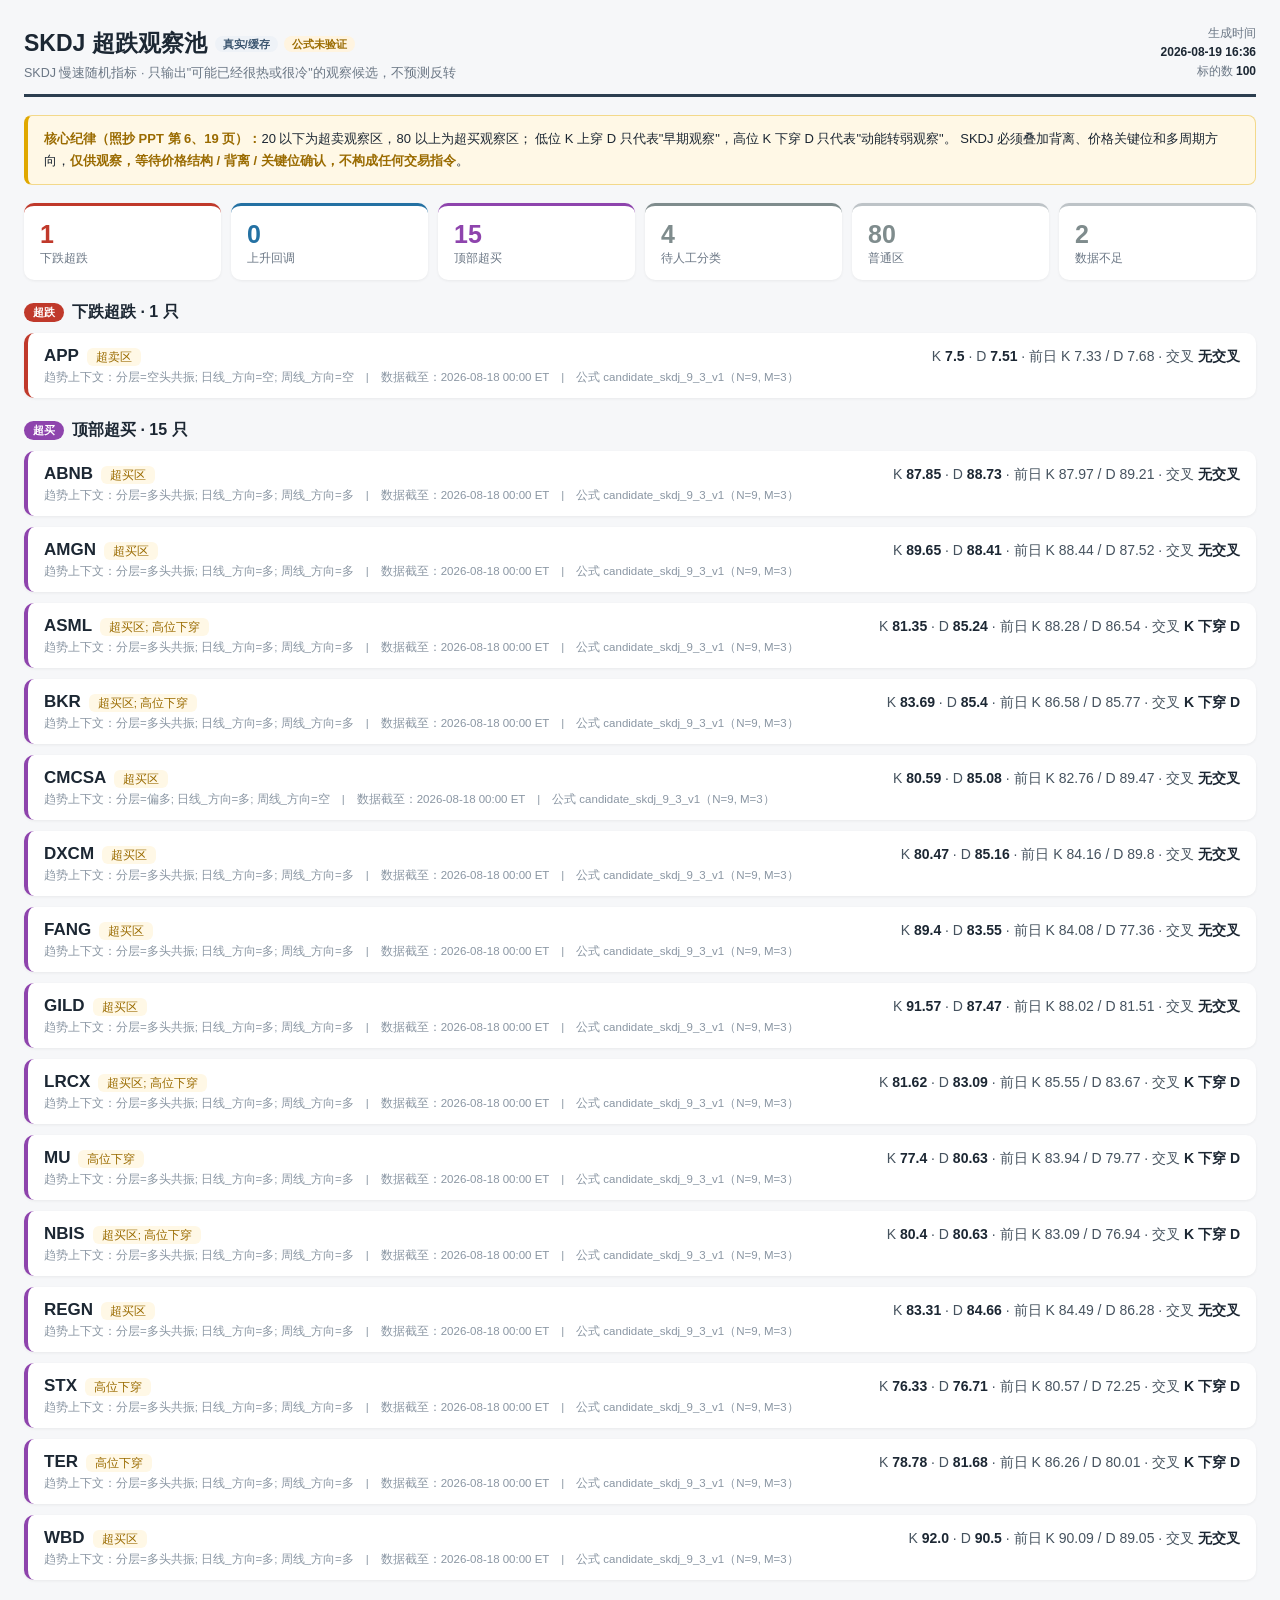
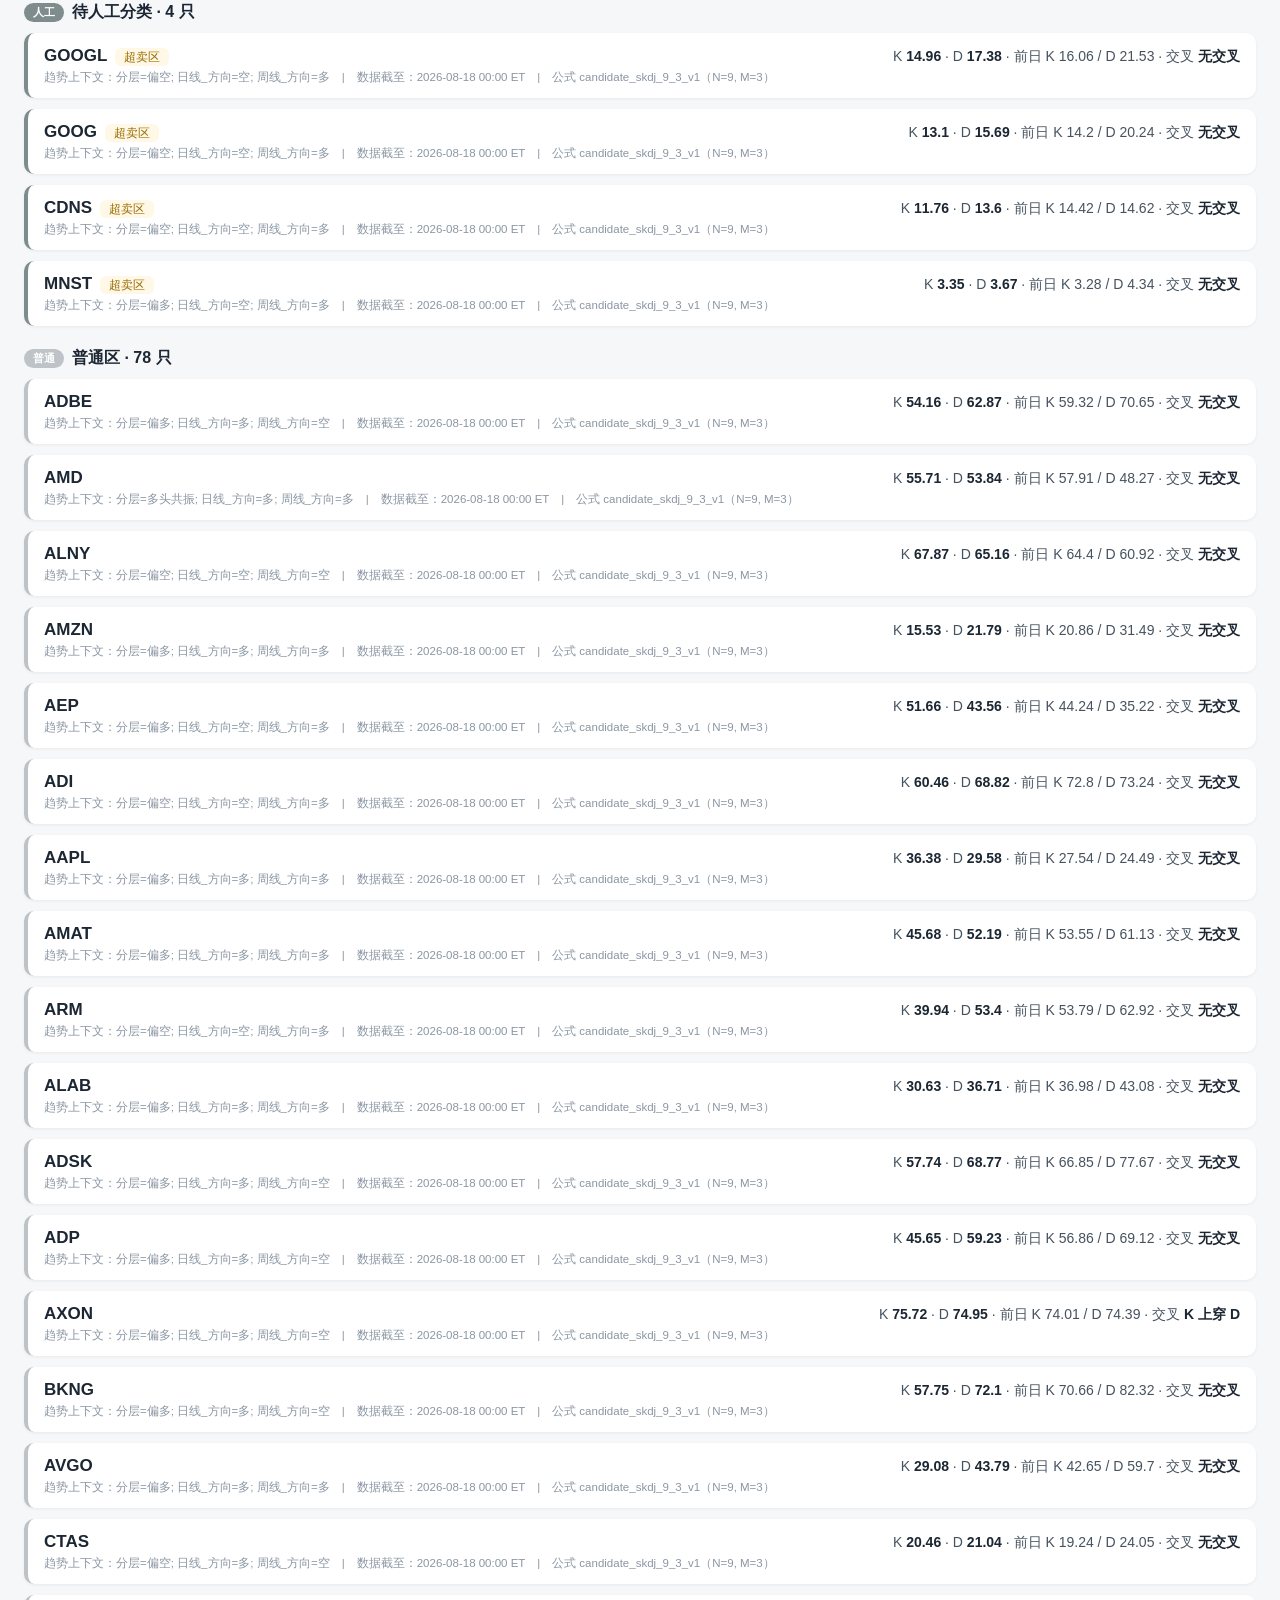
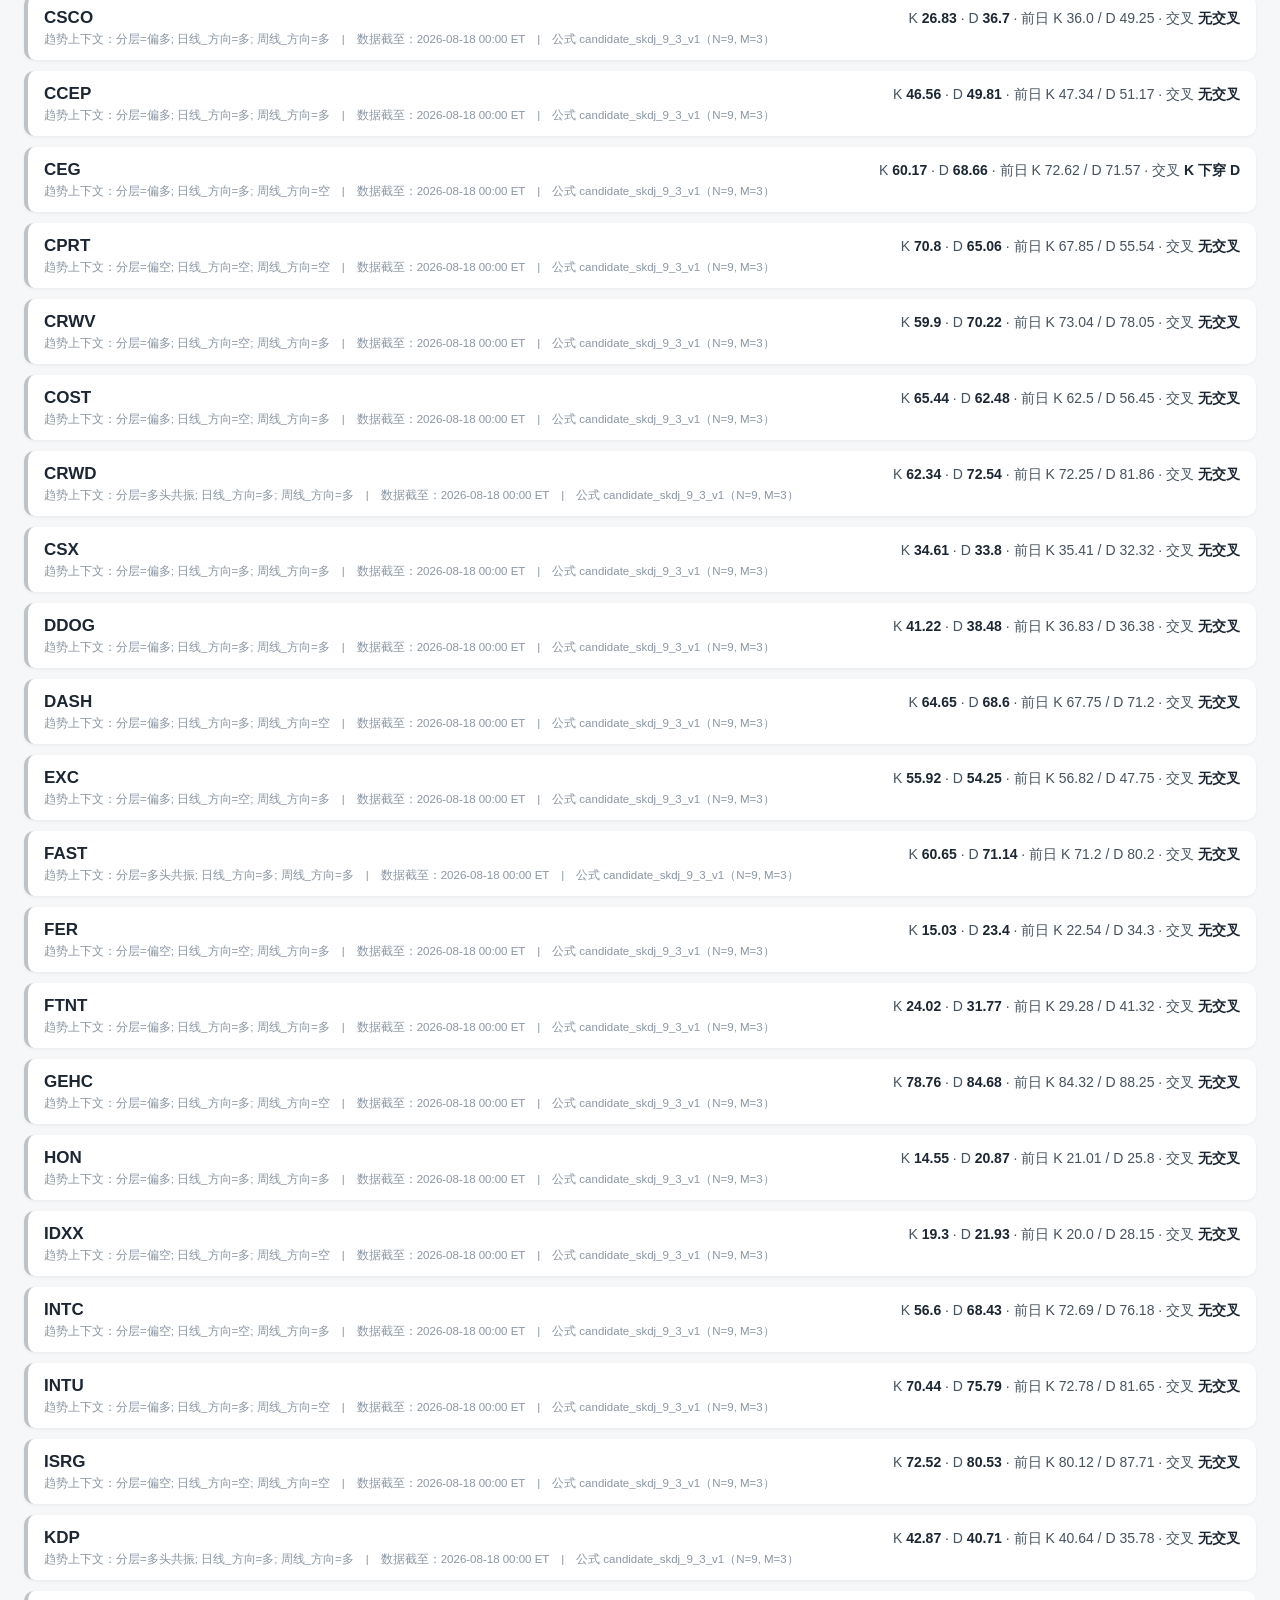
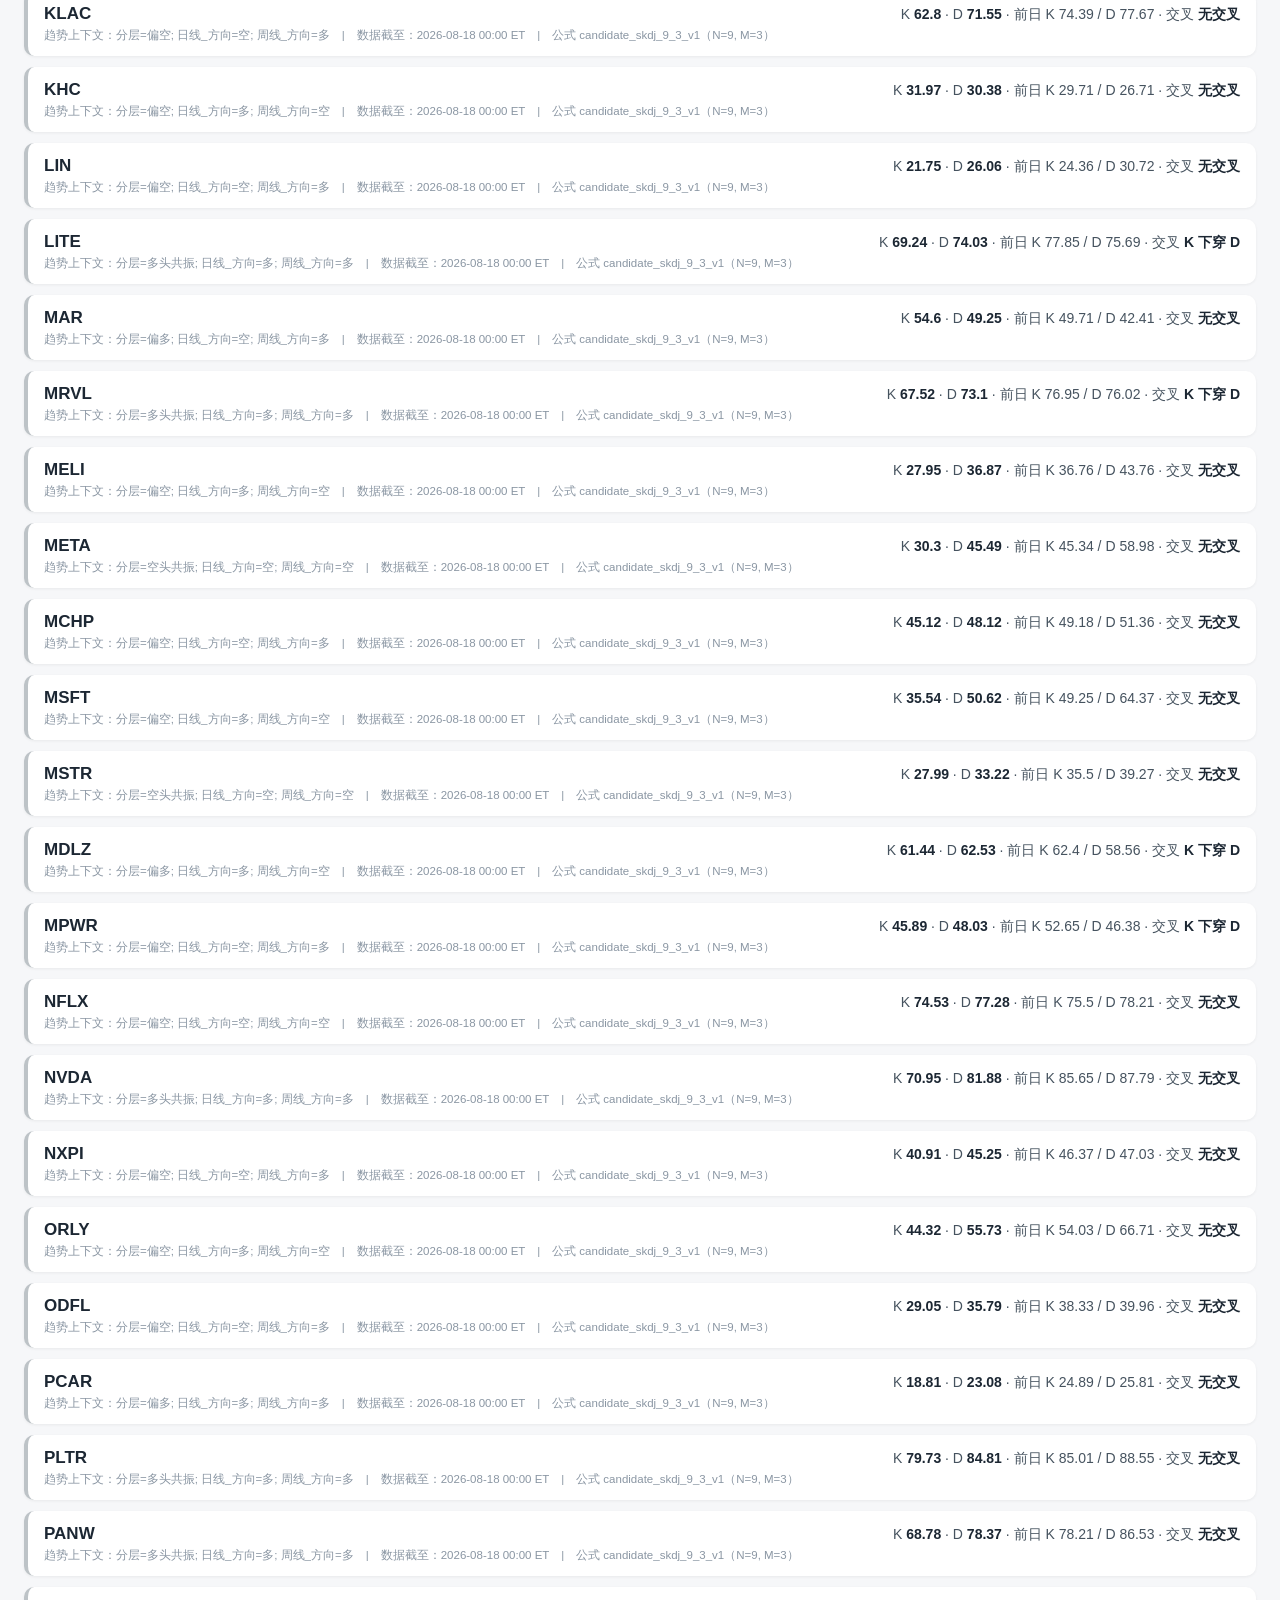
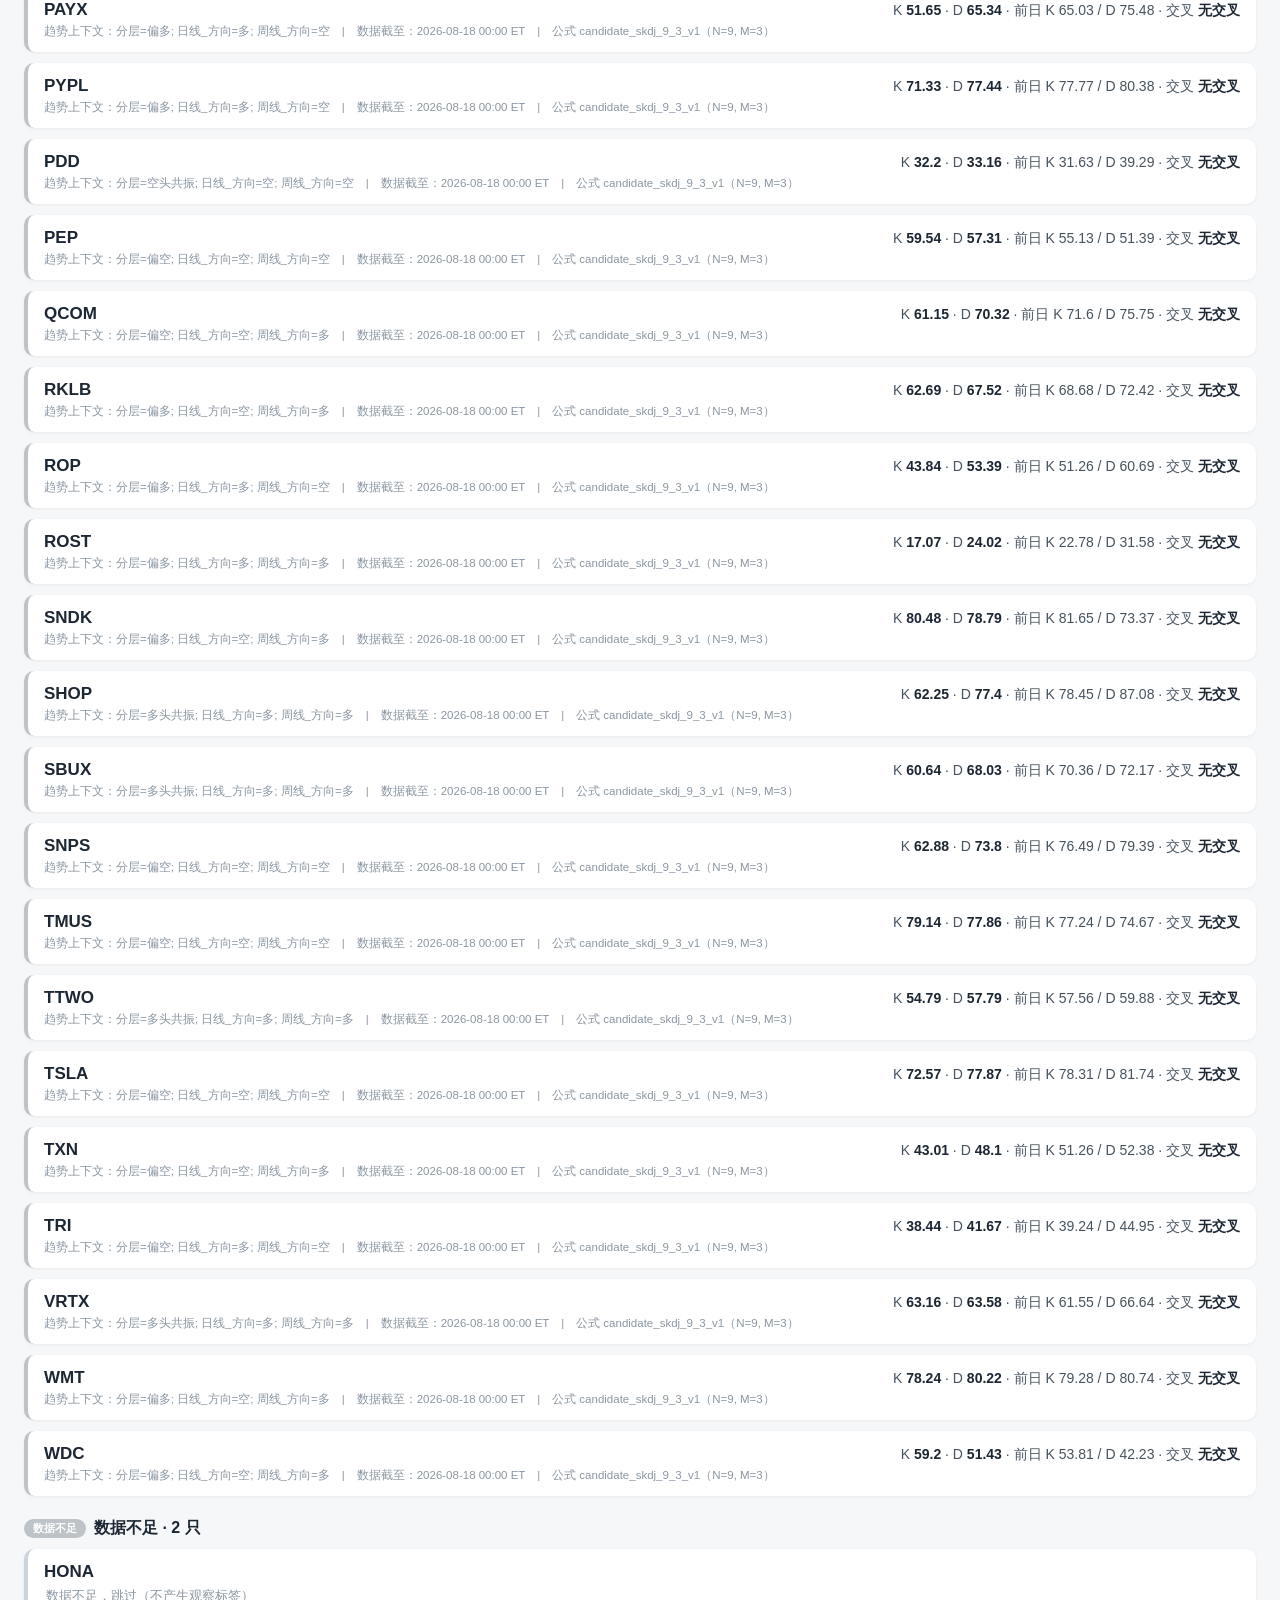
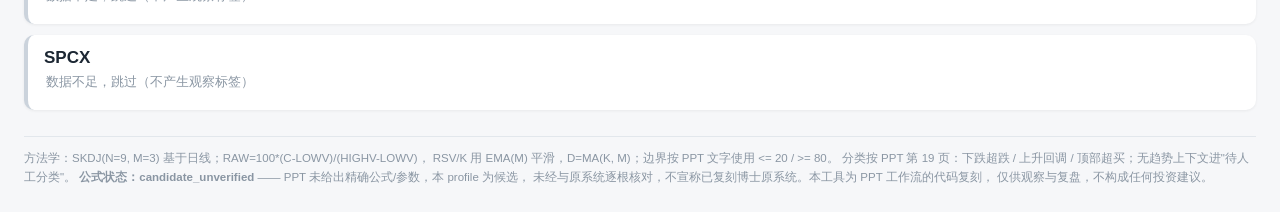
<file: daily/example/20260818/skdj_20260818_daily.html>
<!DOCTYPE html>
<html lang='zh-CN'><head><meta charset='utf-8'>
<meta name='viewport' content='width=device-width,initial-scale=1'>
<title>SKDJ 超跌观察池 · 2026-08-18</title>
<style>
  * { box-sizing: border-box; }
  body { font-family: -apple-system, BlinkMacSystemFont, 'PingFang SC', 'Microsoft YaHei', sans-serif;
         background: #f6f7f9; color: #1c2733; margin: 0; padding: 24px; }
  .wrap { max-width: none; margin: 0 auto; }
  .hd { display:flex; justify-content:space-between; align-items:flex-end;
        border-bottom: 3px solid #2c3e50; padding-bottom: 12px; margin-bottom: 18px; }
  .hd h1 { font-size: 23px; margin:0; font-weight:800; }
  .hd .sub { font-size: 12.5px; color:#6b7785; margin-top:6px; }
  .hd .meta { text-align:right; font-size:12px; color:#6b7785; line-height:1.6; }
  .hd .meta b { color:#1c2733; }
  .src { font-size:11px; background:#eef2f7; color:#3b556f; padding:2px 8px;
         border-radius:10px; margin-left:8px; vertical-align:middle; }
  .unverified { font-size:11px; background:#fff4e0; color:#9a6b00; padding:2px 8px;
                border-radius:10px; margin-left:6px; vertical-align:middle; }
  .discipline { background:#fff8e6; border:1px solid #f3d98b; border-left:4px solid #e0a800;
                border-radius:8px; padding:12px 16px; margin-bottom:18px; font-size:13px; line-height:1.7; }
  .discipline b { color:#9a6b00; }
  .stats { display:flex; gap:10px; flex-wrap:wrap; margin-bottom:18px; }
  .stat { flex:1; min-width:110px; background:#fff; border-radius:10px; padding:14px 16px;
          box-shadow:0 1px 3px rgba(0,0,0,.06); border-top:3px solid #cbd3dc; }
  .stat .n { font-size:25px; font-weight:800; }
  .stat .l { font-size:11.5px; color:#6b7785; margin-top:2px; }
  .stat.s-oversold { border-top-color:#c0392b; } .stat.s-oversold .n { color:#c0392b; }
  .stat.s-pullback { border-top-color:#2471a3; } .stat.s-pullback .n { color:#2471a3; }
  .stat.s-overbought { border-top-color:#8e44ad; } .stat.s-overbought .n { color:#8e44ad; }
  .stat.s-manual { border-top-color:#7f8c8d; } .stat.s-manual .n { color:#7f8c8d; }
  .stat.s-quiet { border-top-color:#bdc3c7; } .stat.s-quiet .n { color:#7f8c8d; }
  .stat.s-insuf { border-top-color:#bdc3c7; } .stat.s-insuf .n { color:#7f8c8d; }
  .sec { margin:22px 0 10px; font-size:16px; font-weight:700; display:flex; align-items:center; gap:8px; }
  .sec .tag { font-size:11px; font-weight:600; padding:2px 9px; border-radius:10px; color:#fff; }
  .card { background:#fff; border-radius:10px; padding:13px 16px; margin-bottom:11px;
          box-shadow:0 1px 3px rgba(0,0,0,.06); border-left:4px solid #cbd3dc; }
  .card.s-oversold { border-left-color:#c0392b; }
  .card.s-pullback { border-left-color:#2471a3; }
  .card.s-overbought { border-left-color:#8e44ad; }
  .card.s-manual { border-left-color:#7f8c8d; }
  .card.s-quiet { border-left-color:#bdc3c7; }
  .card .chd { display:flex; justify-content:space-between; align-items:baseline; flex-wrap:wrap; gap:8px; }
  .card .tk { font-size:17px; font-weight:800; }
  .card .lab { font-size:11.5px; color:#9a6b00; background:#fff8e6; border-radius:6px;
               padding:3px 9px; margin-left:8px; }
  .card .vals { font-size:14px; color:#46535f; }
  .card .vals b { color:#1c2733; }
  .card .meta { font-size:11.5px; color:#8a96a3; margin-top:4px; }
  .empty { color:#8a96a3; font-size:12.5px; padding:6px 2px; }
  .foot { margin-top:26px; font-size:11.5px; color:#8a96a3; line-height:1.7;
          border-top:1px solid #e2e7ec; padding-top:12px; }
</style></head>
<body><div class='wrap'>
  <div class='hd'>
    <div>
      <h1>SKDJ 超跌观察池<span class='src'>真实/缓存</span><span class='unverified'>公式未验证</span></h1>
      <div class='sub'>SKDJ 慢速随机指标 · 只输出"可能已经很热或很冷"的观察候选，不预测反转</div>
    </div>
    <div class='meta'>生成时间<b><br>2026-08-19 16:36</b><br>标的数<b> 100</b></div>
  </div>

  <div class='discipline'>
    <b>核心纪律（照抄 PPT 第 6、19 页）：</b>20 以下为超卖观察区，80 以上为超买观察区；
    低位 K 上穿 D 只代表"早期观察"，高位 K 下穿 D 只代表"动能转弱观察"。
    SKDJ 必须叠加背离、价格关键位和多周期方向，<b>仅供观察，等待价格结构 / 背离 / 关键位确认，不构成任何交易指令</b>。
  </div>

  <div class='stats'>
      <div class='stat s-oversold'>
        <div class='n'>1</div><div class='l'>下跌超跌</div></div>
      <div class='stat s-pullback'>
        <div class='n'>0</div><div class='l'>上升回调</div></div>
      <div class='stat s-overbought'>
        <div class='n'>15</div><div class='l'>顶部超买</div></div>
      <div class='stat s-manual'>
        <div class='n'>4</div><div class='l'>待人工分类</div></div>
      <div class='stat s-quiet'>
        <div class='n'>80</div><div class='l'>普通区</div></div><div class='stat s-insuf'><div class='n'>2</div><div class='l'>数据不足</div></div></div>

  <div class='sec'><span class='tag' style='background:#c0392b'>超跌</span>下跌超跌 · 1 只</div><div class='card s-oversold'>
    <div class='chd'><span><span class='tk'>APP</span><span class='lab'>超卖区</span></span>
      <span class='vals'>K <b>7.5</b> · D <b>7.51</b> · 前日 K 7.33 / D 7.68 · 交叉 <b>无交叉</b></span></div>
    <div class='meta'>趋势上下文：分层=空头共振; 日线_方向=空; 周线_方向=空　|　数据截至：2026-08-18 00:00 ET　|　公式 candidate_skdj_9_3_v1（N=9, M=3）</div>
  </div><div class='sec'><span class='tag' style='background:#8e44ad'>超买</span>顶部超买 · 15 只</div><div class='card s-overbought'>
    <div class='chd'><span><span class='tk'>ABNB</span><span class='lab'>超买区</span></span>
      <span class='vals'>K <b>87.85</b> · D <b>88.73</b> · 前日 K 87.97 / D 89.21 · 交叉 <b>无交叉</b></span></div>
    <div class='meta'>趋势上下文：分层=多头共振; 日线_方向=多; 周线_方向=多　|　数据截至：2026-08-18 00:00 ET　|　公式 candidate_skdj_9_3_v1（N=9, M=3）</div>
  </div><div class='card s-overbought'>
    <div class='chd'><span><span class='tk'>AMGN</span><span class='lab'>超买区</span></span>
      <span class='vals'>K <b>89.65</b> · D <b>88.41</b> · 前日 K 88.44 / D 87.52 · 交叉 <b>无交叉</b></span></div>
    <div class='meta'>趋势上下文：分层=多头共振; 日线_方向=多; 周线_方向=多　|　数据截至：2026-08-18 00:00 ET　|　公式 candidate_skdj_9_3_v1（N=9, M=3）</div>
  </div><div class='card s-overbought'>
    <div class='chd'><span><span class='tk'>ASML</span><span class='lab'>超买区; 高位下穿</span></span>
      <span class='vals'>K <b>81.35</b> · D <b>85.24</b> · 前日 K 88.28 / D 86.54 · 交叉 <b>K 下穿 D</b></span></div>
    <div class='meta'>趋势上下文：分层=多头共振; 日线_方向=多; 周线_方向=多　|　数据截至：2026-08-18 00:00 ET　|　公式 candidate_skdj_9_3_v1（N=9, M=3）</div>
  </div><div class='card s-overbought'>
    <div class='chd'><span><span class='tk'>BKR</span><span class='lab'>超买区; 高位下穿</span></span>
      <span class='vals'>K <b>83.69</b> · D <b>85.4</b> · 前日 K 86.58 / D 85.77 · 交叉 <b>K 下穿 D</b></span></div>
    <div class='meta'>趋势上下文：分层=多头共振; 日线_方向=多; 周线_方向=多　|　数据截至：2026-08-18 00:00 ET　|　公式 candidate_skdj_9_3_v1（N=9, M=3）</div>
  </div><div class='card s-overbought'>
    <div class='chd'><span><span class='tk'>CMCSA</span><span class='lab'>超买区</span></span>
      <span class='vals'>K <b>80.59</b> · D <b>85.08</b> · 前日 K 82.76 / D 89.47 · 交叉 <b>无交叉</b></span></div>
    <div class='meta'>趋势上下文：分层=偏多; 日线_方向=多; 周线_方向=空　|　数据截至：2026-08-18 00:00 ET　|　公式 candidate_skdj_9_3_v1（N=9, M=3）</div>
  </div><div class='card s-overbought'>
    <div class='chd'><span><span class='tk'>DXCM</span><span class='lab'>超买区</span></span>
      <span class='vals'>K <b>80.47</b> · D <b>85.16</b> · 前日 K 84.16 / D 89.8 · 交叉 <b>无交叉</b></span></div>
    <div class='meta'>趋势上下文：分层=多头共振; 日线_方向=多; 周线_方向=多　|　数据截至：2026-08-18 00:00 ET　|　公式 candidate_skdj_9_3_v1（N=9, M=3）</div>
  </div><div class='card s-overbought'>
    <div class='chd'><span><span class='tk'>FANG</span><span class='lab'>超买区</span></span>
      <span class='vals'>K <b>89.4</b> · D <b>83.55</b> · 前日 K 84.08 / D 77.36 · 交叉 <b>无交叉</b></span></div>
    <div class='meta'>趋势上下文：分层=多头共振; 日线_方向=多; 周线_方向=多　|　数据截至：2026-08-18 00:00 ET　|　公式 candidate_skdj_9_3_v1（N=9, M=3）</div>
  </div><div class='card s-overbought'>
    <div class='chd'><span><span class='tk'>GILD</span><span class='lab'>超买区</span></span>
      <span class='vals'>K <b>91.57</b> · D <b>87.47</b> · 前日 K 88.02 / D 81.51 · 交叉 <b>无交叉</b></span></div>
    <div class='meta'>趋势上下文：分层=多头共振; 日线_方向=多; 周线_方向=多　|　数据截至：2026-08-18 00:00 ET　|　公式 candidate_skdj_9_3_v1（N=9, M=3）</div>
  </div><div class='card s-overbought'>
    <div class='chd'><span><span class='tk'>LRCX</span><span class='lab'>超买区; 高位下穿</span></span>
      <span class='vals'>K <b>81.62</b> · D <b>83.09</b> · 前日 K 85.55 / D 83.67 · 交叉 <b>K 下穿 D</b></span></div>
    <div class='meta'>趋势上下文：分层=多头共振; 日线_方向=多; 周线_方向=多　|　数据截至：2026-08-18 00:00 ET　|　公式 candidate_skdj_9_3_v1（N=9, M=3）</div>
  </div><div class='card s-overbought'>
    <div class='chd'><span><span class='tk'>MU</span><span class='lab'>高位下穿</span></span>
      <span class='vals'>K <b>77.4</b> · D <b>80.63</b> · 前日 K 83.94 / D 79.77 · 交叉 <b>K 下穿 D</b></span></div>
    <div class='meta'>趋势上下文：分层=多头共振; 日线_方向=多; 周线_方向=多　|　数据截至：2026-08-18 00:00 ET　|　公式 candidate_skdj_9_3_v1（N=9, M=3）</div>
  </div><div class='card s-overbought'>
    <div class='chd'><span><span class='tk'>NBIS</span><span class='lab'>超买区; 高位下穿</span></span>
      <span class='vals'>K <b>80.4</b> · D <b>80.63</b> · 前日 K 83.09 / D 76.94 · 交叉 <b>K 下穿 D</b></span></div>
    <div class='meta'>趋势上下文：分层=多头共振; 日线_方向=多; 周线_方向=多　|　数据截至：2026-08-18 00:00 ET　|　公式 candidate_skdj_9_3_v1（N=9, M=3）</div>
  </div><div class='card s-overbought'>
    <div class='chd'><span><span class='tk'>REGN</span><span class='lab'>超买区</span></span>
      <span class='vals'>K <b>83.31</b> · D <b>84.66</b> · 前日 K 84.49 / D 86.28 · 交叉 <b>无交叉</b></span></div>
    <div class='meta'>趋势上下文：分层=多头共振; 日线_方向=多; 周线_方向=多　|　数据截至：2026-08-18 00:00 ET　|　公式 candidate_skdj_9_3_v1（N=9, M=3）</div>
  </div><div class='card s-overbought'>
    <div class='chd'><span><span class='tk'>STX</span><span class='lab'>高位下穿</span></span>
      <span class='vals'>K <b>76.33</b> · D <b>76.71</b> · 前日 K 80.57 / D 72.25 · 交叉 <b>K 下穿 D</b></span></div>
    <div class='meta'>趋势上下文：分层=多头共振; 日线_方向=多; 周线_方向=多　|　数据截至：2026-08-18 00:00 ET　|　公式 candidate_skdj_9_3_v1（N=9, M=3）</div>
  </div><div class='card s-overbought'>
    <div class='chd'><span><span class='tk'>TER</span><span class='lab'>高位下穿</span></span>
      <span class='vals'>K <b>78.78</b> · D <b>81.68</b> · 前日 K 86.26 / D 80.01 · 交叉 <b>K 下穿 D</b></span></div>
    <div class='meta'>趋势上下文：分层=多头共振; 日线_方向=多; 周线_方向=多　|　数据截至：2026-08-18 00:00 ET　|　公式 candidate_skdj_9_3_v1（N=9, M=3）</div>
  </div><div class='card s-overbought'>
    <div class='chd'><span><span class='tk'>WBD</span><span class='lab'>超买区</span></span>
      <span class='vals'>K <b>92.0</b> · D <b>90.5</b> · 前日 K 90.09 / D 89.05 · 交叉 <b>无交叉</b></span></div>
    <div class='meta'>趋势上下文：分层=多头共振; 日线_方向=多; 周线_方向=多　|　数据截至：2026-08-18 00:00 ET　|　公式 candidate_skdj_9_3_v1（N=9, M=3）</div>
  </div><div class='sec'><span class='tag' style='background:#7f8c8d'>人工</span>待人工分类 · 4 只</div><div class='card s-manual'>
    <div class='chd'><span><span class='tk'>GOOGL</span><span class='lab'>超卖区</span></span>
      <span class='vals'>K <b>14.96</b> · D <b>17.38</b> · 前日 K 16.06 / D 21.53 · 交叉 <b>无交叉</b></span></div>
    <div class='meta'>趋势上下文：分层=偏空; 日线_方向=空; 周线_方向=多　|　数据截至：2026-08-18 00:00 ET　|　公式 candidate_skdj_9_3_v1（N=9, M=3）</div>
  </div><div class='card s-manual'>
    <div class='chd'><span><span class='tk'>GOOG</span><span class='lab'>超卖区</span></span>
      <span class='vals'>K <b>13.1</b> · D <b>15.69</b> · 前日 K 14.2 / D 20.24 · 交叉 <b>无交叉</b></span></div>
    <div class='meta'>趋势上下文：分层=偏空; 日线_方向=空; 周线_方向=多　|　数据截至：2026-08-18 00:00 ET　|　公式 candidate_skdj_9_3_v1（N=9, M=3）</div>
  </div><div class='card s-manual'>
    <div class='chd'><span><span class='tk'>CDNS</span><span class='lab'>超卖区</span></span>
      <span class='vals'>K <b>11.76</b> · D <b>13.6</b> · 前日 K 14.42 / D 14.62 · 交叉 <b>无交叉</b></span></div>
    <div class='meta'>趋势上下文：分层=偏空; 日线_方向=空; 周线_方向=多　|　数据截至：2026-08-18 00:00 ET　|　公式 candidate_skdj_9_3_v1（N=9, M=3）</div>
  </div><div class='card s-manual'>
    <div class='chd'><span><span class='tk'>MNST</span><span class='lab'>超卖区</span></span>
      <span class='vals'>K <b>3.35</b> · D <b>3.67</b> · 前日 K 3.28 / D 4.34 · 交叉 <b>无交叉</b></span></div>
    <div class='meta'>趋势上下文：分层=偏多; 日线_方向=空; 周线_方向=多　|　数据截至：2026-08-18 00:00 ET　|　公式 candidate_skdj_9_3_v1（N=9, M=3）</div>
  </div><div class='sec'><span class='tag' style='background:#bdc3c7'>普通</span>普通区 · 78 只</div><div class='card s-quiet'>
    <div class='chd'><span><span class='tk'>ADBE</span></span>
      <span class='vals'>K <b>54.16</b> · D <b>62.87</b> · 前日 K 59.32 / D 70.65 · 交叉 <b>无交叉</b></span></div>
    <div class='meta'>趋势上下文：分层=偏多; 日线_方向=多; 周线_方向=空　|　数据截至：2026-08-18 00:00 ET　|　公式 candidate_skdj_9_3_v1（N=9, M=3）</div>
  </div><div class='card s-quiet'>
    <div class='chd'><span><span class='tk'>AMD</span></span>
      <span class='vals'>K <b>55.71</b> · D <b>53.84</b> · 前日 K 57.91 / D 48.27 · 交叉 <b>无交叉</b></span></div>
    <div class='meta'>趋势上下文：分层=多头共振; 日线_方向=多; 周线_方向=多　|　数据截至：2026-08-18 00:00 ET　|　公式 candidate_skdj_9_3_v1（N=9, M=3）</div>
  </div><div class='card s-quiet'>
    <div class='chd'><span><span class='tk'>ALNY</span></span>
      <span class='vals'>K <b>67.87</b> · D <b>65.16</b> · 前日 K 64.4 / D 60.92 · 交叉 <b>无交叉</b></span></div>
    <div class='meta'>趋势上下文：分层=偏空; 日线_方向=空; 周线_方向=空　|　数据截至：2026-08-18 00:00 ET　|　公式 candidate_skdj_9_3_v1（N=9, M=3）</div>
  </div><div class='card s-quiet'>
    <div class='chd'><span><span class='tk'>AMZN</span></span>
      <span class='vals'>K <b>15.53</b> · D <b>21.79</b> · 前日 K 20.86 / D 31.49 · 交叉 <b>无交叉</b></span></div>
    <div class='meta'>趋势上下文：分层=偏多; 日线_方向=多; 周线_方向=多　|　数据截至：2026-08-18 00:00 ET　|　公式 candidate_skdj_9_3_v1（N=9, M=3）</div>
  </div><div class='card s-quiet'>
    <div class='chd'><span><span class='tk'>AEP</span></span>
      <span class='vals'>K <b>51.66</b> · D <b>43.56</b> · 前日 K 44.24 / D 35.22 · 交叉 <b>无交叉</b></span></div>
    <div class='meta'>趋势上下文：分层=偏多; 日线_方向=空; 周线_方向=多　|　数据截至：2026-08-18 00:00 ET　|　公式 candidate_skdj_9_3_v1（N=9, M=3）</div>
  </div><div class='card s-quiet'>
    <div class='chd'><span><span class='tk'>ADI</span></span>
      <span class='vals'>K <b>60.46</b> · D <b>68.82</b> · 前日 K 72.8 / D 73.24 · 交叉 <b>无交叉</b></span></div>
    <div class='meta'>趋势上下文：分层=偏空; 日线_方向=空; 周线_方向=多　|　数据截至：2026-08-18 00:00 ET　|　公式 candidate_skdj_9_3_v1（N=9, M=3）</div>
  </div><div class='card s-quiet'>
    <div class='chd'><span><span class='tk'>AAPL</span></span>
      <span class='vals'>K <b>36.38</b> · D <b>29.58</b> · 前日 K 27.54 / D 24.49 · 交叉 <b>无交叉</b></span></div>
    <div class='meta'>趋势上下文：分层=偏多; 日线_方向=多; 周线_方向=多　|　数据截至：2026-08-18 00:00 ET　|　公式 candidate_skdj_9_3_v1（N=9, M=3）</div>
  </div><div class='card s-quiet'>
    <div class='chd'><span><span class='tk'>AMAT</span></span>
      <span class='vals'>K <b>45.68</b> · D <b>52.19</b> · 前日 K 53.55 / D 61.13 · 交叉 <b>无交叉</b></span></div>
    <div class='meta'>趋势上下文：分层=偏多; 日线_方向=多; 周线_方向=多　|　数据截至：2026-08-18 00:00 ET　|　公式 candidate_skdj_9_3_v1（N=9, M=3）</div>
  </div><div class='card s-quiet'>
    <div class='chd'><span><span class='tk'>ARM</span></span>
      <span class='vals'>K <b>39.94</b> · D <b>53.4</b> · 前日 K 53.79 / D 62.92 · 交叉 <b>无交叉</b></span></div>
    <div class='meta'>趋势上下文：分层=偏空; 日线_方向=空; 周线_方向=多　|　数据截至：2026-08-18 00:00 ET　|　公式 candidate_skdj_9_3_v1（N=9, M=3）</div>
  </div><div class='card s-quiet'>
    <div class='chd'><span><span class='tk'>ALAB</span></span>
      <span class='vals'>K <b>30.63</b> · D <b>36.71</b> · 前日 K 36.98 / D 43.08 · 交叉 <b>无交叉</b></span></div>
    <div class='meta'>趋势上下文：分层=偏多; 日线_方向=多; 周线_方向=多　|　数据截至：2026-08-18 00:00 ET　|　公式 candidate_skdj_9_3_v1（N=9, M=3）</div>
  </div><div class='card s-quiet'>
    <div class='chd'><span><span class='tk'>ADSK</span></span>
      <span class='vals'>K <b>57.74</b> · D <b>68.77</b> · 前日 K 66.85 / D 77.67 · 交叉 <b>无交叉</b></span></div>
    <div class='meta'>趋势上下文：分层=偏多; 日线_方向=多; 周线_方向=空　|　数据截至：2026-08-18 00:00 ET　|　公式 candidate_skdj_9_3_v1（N=9, M=3）</div>
  </div><div class='card s-quiet'>
    <div class='chd'><span><span class='tk'>ADP</span></span>
      <span class='vals'>K <b>45.65</b> · D <b>59.23</b> · 前日 K 56.86 / D 69.12 · 交叉 <b>无交叉</b></span></div>
    <div class='meta'>趋势上下文：分层=偏多; 日线_方向=多; 周线_方向=空　|　数据截至：2026-08-18 00:00 ET　|　公式 candidate_skdj_9_3_v1（N=9, M=3）</div>
  </div><div class='card s-quiet'>
    <div class='chd'><span><span class='tk'>AXON</span></span>
      <span class='vals'>K <b>75.72</b> · D <b>74.95</b> · 前日 K 74.01 / D 74.39 · 交叉 <b>K 上穿 D</b></span></div>
    <div class='meta'>趋势上下文：分层=偏多; 日线_方向=多; 周线_方向=空　|　数据截至：2026-08-18 00:00 ET　|　公式 candidate_skdj_9_3_v1（N=9, M=3）</div>
  </div><div class='card s-quiet'>
    <div class='chd'><span><span class='tk'>BKNG</span></span>
      <span class='vals'>K <b>57.75</b> · D <b>72.1</b> · 前日 K 70.66 / D 82.32 · 交叉 <b>无交叉</b></span></div>
    <div class='meta'>趋势上下文：分层=偏多; 日线_方向=多; 周线_方向=空　|　数据截至：2026-08-18 00:00 ET　|　公式 candidate_skdj_9_3_v1（N=9, M=3）</div>
  </div><div class='card s-quiet'>
    <div class='chd'><span><span class='tk'>AVGO</span></span>
      <span class='vals'>K <b>29.08</b> · D <b>43.79</b> · 前日 K 42.65 / D 59.7 · 交叉 <b>无交叉</b></span></div>
    <div class='meta'>趋势上下文：分层=偏多; 日线_方向=多; 周线_方向=多　|　数据截至：2026-08-18 00:00 ET　|　公式 candidate_skdj_9_3_v1（N=9, M=3）</div>
  </div><div class='card s-quiet'>
    <div class='chd'><span><span class='tk'>CTAS</span></span>
      <span class='vals'>K <b>20.46</b> · D <b>21.04</b> · 前日 K 19.24 / D 24.05 · 交叉 <b>无交叉</b></span></div>
    <div class='meta'>趋势上下文：分层=偏空; 日线_方向=多; 周线_方向=空　|　数据截至：2026-08-18 00:00 ET　|　公式 candidate_skdj_9_3_v1（N=9, M=3）</div>
  </div><div class='card s-quiet'>
    <div class='chd'><span><span class='tk'>CSCO</span></span>
      <span class='vals'>K <b>26.83</b> · D <b>36.7</b> · 前日 K 36.0 / D 49.25 · 交叉 <b>无交叉</b></span></div>
    <div class='meta'>趋势上下文：分层=偏多; 日线_方向=多; 周线_方向=多　|　数据截至：2026-08-18 00:00 ET　|　公式 candidate_skdj_9_3_v1（N=9, M=3）</div>
  </div><div class='card s-quiet'>
    <div class='chd'><span><span class='tk'>CCEP</span></span>
      <span class='vals'>K <b>46.56</b> · D <b>49.81</b> · 前日 K 47.34 / D 51.17 · 交叉 <b>无交叉</b></span></div>
    <div class='meta'>趋势上下文：分层=偏多; 日线_方向=多; 周线_方向=多　|　数据截至：2026-08-18 00:00 ET　|　公式 candidate_skdj_9_3_v1（N=9, M=3）</div>
  </div><div class='card s-quiet'>
    <div class='chd'><span><span class='tk'>CEG</span></span>
      <span class='vals'>K <b>60.17</b> · D <b>68.66</b> · 前日 K 72.62 / D 71.57 · 交叉 <b>K 下穿 D</b></span></div>
    <div class='meta'>趋势上下文：分层=偏多; 日线_方向=多; 周线_方向=空　|　数据截至：2026-08-18 00:00 ET　|　公式 candidate_skdj_9_3_v1（N=9, M=3）</div>
  </div><div class='card s-quiet'>
    <div class='chd'><span><span class='tk'>CPRT</span></span>
      <span class='vals'>K <b>70.8</b> · D <b>65.06</b> · 前日 K 67.85 / D 55.54 · 交叉 <b>无交叉</b></span></div>
    <div class='meta'>趋势上下文：分层=偏空; 日线_方向=空; 周线_方向=空　|　数据截至：2026-08-18 00:00 ET　|　公式 candidate_skdj_9_3_v1（N=9, M=3）</div>
  </div><div class='card s-quiet'>
    <div class='chd'><span><span class='tk'>CRWV</span></span>
      <span class='vals'>K <b>59.9</b> · D <b>70.22</b> · 前日 K 73.04 / D 78.05 · 交叉 <b>无交叉</b></span></div>
    <div class='meta'>趋势上下文：分层=偏多; 日线_方向=空; 周线_方向=多　|　数据截至：2026-08-18 00:00 ET　|　公式 candidate_skdj_9_3_v1（N=9, M=3）</div>
  </div><div class='card s-quiet'>
    <div class='chd'><span><span class='tk'>COST</span></span>
      <span class='vals'>K <b>65.44</b> · D <b>62.48</b> · 前日 K 62.5 / D 56.45 · 交叉 <b>无交叉</b></span></div>
    <div class='meta'>趋势上下文：分层=偏多; 日线_方向=空; 周线_方向=多　|　数据截至：2026-08-18 00:00 ET　|　公式 candidate_skdj_9_3_v1（N=9, M=3）</div>
  </div><div class='card s-quiet'>
    <div class='chd'><span><span class='tk'>CRWD</span></span>
      <span class='vals'>K <b>62.34</b> · D <b>72.54</b> · 前日 K 72.25 / D 81.86 · 交叉 <b>无交叉</b></span></div>
    <div class='meta'>趋势上下文：分层=多头共振; 日线_方向=多; 周线_方向=多　|　数据截至：2026-08-18 00:00 ET　|　公式 candidate_skdj_9_3_v1（N=9, M=3）</div>
  </div><div class='card s-quiet'>
    <div class='chd'><span><span class='tk'>CSX</span></span>
      <span class='vals'>K <b>34.61</b> · D <b>33.8</b> · 前日 K 35.41 / D 32.32 · 交叉 <b>无交叉</b></span></div>
    <div class='meta'>趋势上下文：分层=偏多; 日线_方向=多; 周线_方向=多　|　数据截至：2026-08-18 00:00 ET　|　公式 candidate_skdj_9_3_v1（N=9, M=3）</div>
  </div><div class='card s-quiet'>
    <div class='chd'><span><span class='tk'>DDOG</span></span>
      <span class='vals'>K <b>41.22</b> · D <b>38.48</b> · 前日 K 36.83 / D 36.38 · 交叉 <b>无交叉</b></span></div>
    <div class='meta'>趋势上下文：分层=偏多; 日线_方向=多; 周线_方向=多　|　数据截至：2026-08-18 00:00 ET　|　公式 candidate_skdj_9_3_v1（N=9, M=3）</div>
  </div><div class='card s-quiet'>
    <div class='chd'><span><span class='tk'>DASH</span></span>
      <span class='vals'>K <b>64.65</b> · D <b>68.6</b> · 前日 K 67.75 / D 71.2 · 交叉 <b>无交叉</b></span></div>
    <div class='meta'>趋势上下文：分层=偏多; 日线_方向=多; 周线_方向=空　|　数据截至：2026-08-18 00:00 ET　|　公式 candidate_skdj_9_3_v1（N=9, M=3）</div>
  </div><div class='card s-quiet'>
    <div class='chd'><span><span class='tk'>EXC</span></span>
      <span class='vals'>K <b>55.92</b> · D <b>54.25</b> · 前日 K 56.82 / D 47.75 · 交叉 <b>无交叉</b></span></div>
    <div class='meta'>趋势上下文：分层=偏多; 日线_方向=空; 周线_方向=多　|　数据截至：2026-08-18 00:00 ET　|　公式 candidate_skdj_9_3_v1（N=9, M=3）</div>
  </div><div class='card s-quiet'>
    <div class='chd'><span><span class='tk'>FAST</span></span>
      <span class='vals'>K <b>60.65</b> · D <b>71.14</b> · 前日 K 71.2 / D 80.2 · 交叉 <b>无交叉</b></span></div>
    <div class='meta'>趋势上下文：分层=多头共振; 日线_方向=多; 周线_方向=多　|　数据截至：2026-08-18 00:00 ET　|　公式 candidate_skdj_9_3_v1（N=9, M=3）</div>
  </div><div class='card s-quiet'>
    <div class='chd'><span><span class='tk'>FER</span></span>
      <span class='vals'>K <b>15.03</b> · D <b>23.4</b> · 前日 K 22.54 / D 34.3 · 交叉 <b>无交叉</b></span></div>
    <div class='meta'>趋势上下文：分层=偏空; 日线_方向=空; 周线_方向=多　|　数据截至：2026-08-18 00:00 ET　|　公式 candidate_skdj_9_3_v1（N=9, M=3）</div>
  </div><div class='card s-quiet'>
    <div class='chd'><span><span class='tk'>FTNT</span></span>
      <span class='vals'>K <b>24.02</b> · D <b>31.77</b> · 前日 K 29.28 / D 41.32 · 交叉 <b>无交叉</b></span></div>
    <div class='meta'>趋势上下文：分层=偏多; 日线_方向=多; 周线_方向=多　|　数据截至：2026-08-18 00:00 ET　|　公式 candidate_skdj_9_3_v1（N=9, M=3）</div>
  </div><div class='card s-quiet'>
    <div class='chd'><span><span class='tk'>GEHC</span></span>
      <span class='vals'>K <b>78.76</b> · D <b>84.68</b> · 前日 K 84.32 / D 88.25 · 交叉 <b>无交叉</b></span></div>
    <div class='meta'>趋势上下文：分层=偏多; 日线_方向=多; 周线_方向=空　|　数据截至：2026-08-18 00:00 ET　|　公式 candidate_skdj_9_3_v1（N=9, M=3）</div>
  </div><div class='card s-quiet'>
    <div class='chd'><span><span class='tk'>HON</span></span>
      <span class='vals'>K <b>14.55</b> · D <b>20.87</b> · 前日 K 21.01 / D 25.8 · 交叉 <b>无交叉</b></span></div>
    <div class='meta'>趋势上下文：分层=偏多; 日线_方向=多; 周线_方向=多　|　数据截至：2026-08-18 00:00 ET　|　公式 candidate_skdj_9_3_v1（N=9, M=3）</div>
  </div><div class='card s-quiet'>
    <div class='chd'><span><span class='tk'>IDXX</span></span>
      <span class='vals'>K <b>19.3</b> · D <b>21.93</b> · 前日 K 20.0 / D 28.15 · 交叉 <b>无交叉</b></span></div>
    <div class='meta'>趋势上下文：分层=偏空; 日线_方向=多; 周线_方向=空　|　数据截至：2026-08-18 00:00 ET　|　公式 candidate_skdj_9_3_v1（N=9, M=3）</div>
  </div><div class='card s-quiet'>
    <div class='chd'><span><span class='tk'>INTC</span></span>
      <span class='vals'>K <b>56.6</b> · D <b>68.43</b> · 前日 K 72.69 / D 76.18 · 交叉 <b>无交叉</b></span></div>
    <div class='meta'>趋势上下文：分层=偏空; 日线_方向=空; 周线_方向=多　|　数据截至：2026-08-18 00:00 ET　|　公式 candidate_skdj_9_3_v1（N=9, M=3）</div>
  </div><div class='card s-quiet'>
    <div class='chd'><span><span class='tk'>INTU</span></span>
      <span class='vals'>K <b>70.44</b> · D <b>75.79</b> · 前日 K 72.78 / D 81.65 · 交叉 <b>无交叉</b></span></div>
    <div class='meta'>趋势上下文：分层=偏多; 日线_方向=多; 周线_方向=空　|　数据截至：2026-08-18 00:00 ET　|　公式 candidate_skdj_9_3_v1（N=9, M=3）</div>
  </div><div class='card s-quiet'>
    <div class='chd'><span><span class='tk'>ISRG</span></span>
      <span class='vals'>K <b>72.52</b> · D <b>80.53</b> · 前日 K 80.12 / D 87.71 · 交叉 <b>无交叉</b></span></div>
    <div class='meta'>趋势上下文：分层=偏空; 日线_方向=空; 周线_方向=空　|　数据截至：2026-08-18 00:00 ET　|　公式 candidate_skdj_9_3_v1（N=9, M=3）</div>
  </div><div class='card s-quiet'>
    <div class='chd'><span><span class='tk'>KDP</span></span>
      <span class='vals'>K <b>42.87</b> · D <b>40.71</b> · 前日 K 40.64 / D 35.78 · 交叉 <b>无交叉</b></span></div>
    <div class='meta'>趋势上下文：分层=多头共振; 日线_方向=多; 周线_方向=多　|　数据截至：2026-08-18 00:00 ET　|　公式 candidate_skdj_9_3_v1（N=9, M=3）</div>
  </div><div class='card s-quiet'>
    <div class='chd'><span><span class='tk'>KLAC</span></span>
      <span class='vals'>K <b>62.8</b> · D <b>71.55</b> · 前日 K 74.39 / D 77.67 · 交叉 <b>无交叉</b></span></div>
    <div class='meta'>趋势上下文：分层=偏空; 日线_方向=空; 周线_方向=多　|　数据截至：2026-08-18 00:00 ET　|　公式 candidate_skdj_9_3_v1（N=9, M=3）</div>
  </div><div class='card s-quiet'>
    <div class='chd'><span><span class='tk'>KHC</span></span>
      <span class='vals'>K <b>31.97</b> · D <b>30.38</b> · 前日 K 29.71 / D 26.71 · 交叉 <b>无交叉</b></span></div>
    <div class='meta'>趋势上下文：分层=偏空; 日线_方向=多; 周线_方向=空　|　数据截至：2026-08-18 00:00 ET　|　公式 candidate_skdj_9_3_v1（N=9, M=3）</div>
  </div><div class='card s-quiet'>
    <div class='chd'><span><span class='tk'>LIN</span></span>
      <span class='vals'>K <b>21.75</b> · D <b>26.06</b> · 前日 K 24.36 / D 30.72 · 交叉 <b>无交叉</b></span></div>
    <div class='meta'>趋势上下文：分层=偏空; 日线_方向=空; 周线_方向=多　|　数据截至：2026-08-18 00:00 ET　|　公式 candidate_skdj_9_3_v1（N=9, M=3）</div>
  </div><div class='card s-quiet'>
    <div class='chd'><span><span class='tk'>LITE</span></span>
      <span class='vals'>K <b>69.24</b> · D <b>74.03</b> · 前日 K 77.85 / D 75.69 · 交叉 <b>K 下穿 D</b></span></div>
    <div class='meta'>趋势上下文：分层=多头共振; 日线_方向=多; 周线_方向=多　|　数据截至：2026-08-18 00:00 ET　|　公式 candidate_skdj_9_3_v1（N=9, M=3）</div>
  </div><div class='card s-quiet'>
    <div class='chd'><span><span class='tk'>MAR</span></span>
      <span class='vals'>K <b>54.6</b> · D <b>49.25</b> · 前日 K 49.71 / D 42.41 · 交叉 <b>无交叉</b></span></div>
    <div class='meta'>趋势上下文：分层=偏多; 日线_方向=空; 周线_方向=多　|　数据截至：2026-08-18 00:00 ET　|　公式 candidate_skdj_9_3_v1（N=9, M=3）</div>
  </div><div class='card s-quiet'>
    <div class='chd'><span><span class='tk'>MRVL</span></span>
      <span class='vals'>K <b>67.52</b> · D <b>73.1</b> · 前日 K 76.95 / D 76.02 · 交叉 <b>K 下穿 D</b></span></div>
    <div class='meta'>趋势上下文：分层=多头共振; 日线_方向=多; 周线_方向=多　|　数据截至：2026-08-18 00:00 ET　|　公式 candidate_skdj_9_3_v1（N=9, M=3）</div>
  </div><div class='card s-quiet'>
    <div class='chd'><span><span class='tk'>MELI</span></span>
      <span class='vals'>K <b>27.95</b> · D <b>36.87</b> · 前日 K 36.76 / D 43.76 · 交叉 <b>无交叉</b></span></div>
    <div class='meta'>趋势上下文：分层=偏空; 日线_方向=多; 周线_方向=空　|　数据截至：2026-08-18 00:00 ET　|　公式 candidate_skdj_9_3_v1（N=9, M=3）</div>
  </div><div class='card s-quiet'>
    <div class='chd'><span><span class='tk'>META</span></span>
      <span class='vals'>K <b>30.3</b> · D <b>45.49</b> · 前日 K 45.34 / D 58.98 · 交叉 <b>无交叉</b></span></div>
    <div class='meta'>趋势上下文：分层=空头共振; 日线_方向=空; 周线_方向=空　|　数据截至：2026-08-18 00:00 ET　|　公式 candidate_skdj_9_3_v1（N=9, M=3）</div>
  </div><div class='card s-quiet'>
    <div class='chd'><span><span class='tk'>MCHP</span></span>
      <span class='vals'>K <b>45.12</b> · D <b>48.12</b> · 前日 K 49.18 / D 51.36 · 交叉 <b>无交叉</b></span></div>
    <div class='meta'>趋势上下文：分层=偏空; 日线_方向=空; 周线_方向=多　|　数据截至：2026-08-18 00:00 ET　|　公式 candidate_skdj_9_3_v1（N=9, M=3）</div>
  </div><div class='card s-quiet'>
    <div class='chd'><span><span class='tk'>MSFT</span></span>
      <span class='vals'>K <b>35.54</b> · D <b>50.62</b> · 前日 K 49.25 / D 64.37 · 交叉 <b>无交叉</b></span></div>
    <div class='meta'>趋势上下文：分层=偏空; 日线_方向=多; 周线_方向=空　|　数据截至：2026-08-18 00:00 ET　|　公式 candidate_skdj_9_3_v1（N=9, M=3）</div>
  </div><div class='card s-quiet'>
    <div class='chd'><span><span class='tk'>MSTR</span></span>
      <span class='vals'>K <b>27.99</b> · D <b>33.22</b> · 前日 K 35.5 / D 39.27 · 交叉 <b>无交叉</b></span></div>
    <div class='meta'>趋势上下文：分层=空头共振; 日线_方向=空; 周线_方向=空　|　数据截至：2026-08-18 00:00 ET　|　公式 candidate_skdj_9_3_v1（N=9, M=3）</div>
  </div><div class='card s-quiet'>
    <div class='chd'><span><span class='tk'>MDLZ</span></span>
      <span class='vals'>K <b>61.44</b> · D <b>62.53</b> · 前日 K 62.4 / D 58.56 · 交叉 <b>K 下穿 D</b></span></div>
    <div class='meta'>趋势上下文：分层=偏多; 日线_方向=多; 周线_方向=空　|　数据截至：2026-08-18 00:00 ET　|　公式 candidate_skdj_9_3_v1（N=9, M=3）</div>
  </div><div class='card s-quiet'>
    <div class='chd'><span><span class='tk'>MPWR</span></span>
      <span class='vals'>K <b>45.89</b> · D <b>48.03</b> · 前日 K 52.65 / D 46.38 · 交叉 <b>K 下穿 D</b></span></div>
    <div class='meta'>趋势上下文：分层=偏空; 日线_方向=空; 周线_方向=多　|　数据截至：2026-08-18 00:00 ET　|　公式 candidate_skdj_9_3_v1（N=9, M=3）</div>
  </div><div class='card s-quiet'>
    <div class='chd'><span><span class='tk'>NFLX</span></span>
      <span class='vals'>K <b>74.53</b> · D <b>77.28</b> · 前日 K 75.5 / D 78.21 · 交叉 <b>无交叉</b></span></div>
    <div class='meta'>趋势上下文：分层=偏空; 日线_方向=空; 周线_方向=空　|　数据截至：2026-08-18 00:00 ET　|　公式 candidate_skdj_9_3_v1（N=9, M=3）</div>
  </div><div class='card s-quiet'>
    <div class='chd'><span><span class='tk'>NVDA</span></span>
      <span class='vals'>K <b>70.95</b> · D <b>81.88</b> · 前日 K 85.65 / D 87.79 · 交叉 <b>无交叉</b></span></div>
    <div class='meta'>趋势上下文：分层=多头共振; 日线_方向=多; 周线_方向=多　|　数据截至：2026-08-18 00:00 ET　|　公式 candidate_skdj_9_3_v1（N=9, M=3）</div>
  </div><div class='card s-quiet'>
    <div class='chd'><span><span class='tk'>NXPI</span></span>
      <span class='vals'>K <b>40.91</b> · D <b>45.25</b> · 前日 K 46.37 / D 47.03 · 交叉 <b>无交叉</b></span></div>
    <div class='meta'>趋势上下文：分层=偏空; 日线_方向=空; 周线_方向=多　|　数据截至：2026-08-18 00:00 ET　|　公式 candidate_skdj_9_3_v1（N=9, M=3）</div>
  </div><div class='card s-quiet'>
    <div class='chd'><span><span class='tk'>ORLY</span></span>
      <span class='vals'>K <b>44.32</b> · D <b>55.73</b> · 前日 K 54.03 / D 66.71 · 交叉 <b>无交叉</b></span></div>
    <div class='meta'>趋势上下文：分层=偏空; 日线_方向=多; 周线_方向=空　|　数据截至：2026-08-18 00:00 ET　|　公式 candidate_skdj_9_3_v1（N=9, M=3）</div>
  </div><div class='card s-quiet'>
    <div class='chd'><span><span class='tk'>ODFL</span></span>
      <span class='vals'>K <b>29.05</b> · D <b>35.79</b> · 前日 K 38.33 / D 39.96 · 交叉 <b>无交叉</b></span></div>
    <div class='meta'>趋势上下文：分层=偏空; 日线_方向=空; 周线_方向=多　|　数据截至：2026-08-18 00:00 ET　|　公式 candidate_skdj_9_3_v1（N=9, M=3）</div>
  </div><div class='card s-quiet'>
    <div class='chd'><span><span class='tk'>PCAR</span></span>
      <span class='vals'>K <b>18.81</b> · D <b>23.08</b> · 前日 K 24.89 / D 25.81 · 交叉 <b>无交叉</b></span></div>
    <div class='meta'>趋势上下文：分层=偏多; 日线_方向=多; 周线_方向=多　|　数据截至：2026-08-18 00:00 ET　|　公式 candidate_skdj_9_3_v1（N=9, M=3）</div>
  </div><div class='card s-quiet'>
    <div class='chd'><span><span class='tk'>PLTR</span></span>
      <span class='vals'>K <b>79.73</b> · D <b>84.81</b> · 前日 K 85.01 / D 88.55 · 交叉 <b>无交叉</b></span></div>
    <div class='meta'>趋势上下文：分层=多头共振; 日线_方向=多; 周线_方向=多　|　数据截至：2026-08-18 00:00 ET　|　公式 candidate_skdj_9_3_v1（N=9, M=3）</div>
  </div><div class='card s-quiet'>
    <div class='chd'><span><span class='tk'>PANW</span></span>
      <span class='vals'>K <b>68.78</b> · D <b>78.37</b> · 前日 K 78.21 / D 86.53 · 交叉 <b>无交叉</b></span></div>
    <div class='meta'>趋势上下文：分层=多头共振; 日线_方向=多; 周线_方向=多　|　数据截至：2026-08-18 00:00 ET　|　公式 candidate_skdj_9_3_v1（N=9, M=3）</div>
  </div><div class='card s-quiet'>
    <div class='chd'><span><span class='tk'>PAYX</span></span>
      <span class='vals'>K <b>51.65</b> · D <b>65.34</b> · 前日 K 65.03 / D 75.48 · 交叉 <b>无交叉</b></span></div>
    <div class='meta'>趋势上下文：分层=偏多; 日线_方向=多; 周线_方向=空　|　数据截至：2026-08-18 00:00 ET　|　公式 candidate_skdj_9_3_v1（N=9, M=3）</div>
  </div><div class='card s-quiet'>
    <div class='chd'><span><span class='tk'>PYPL</span></span>
      <span class='vals'>K <b>71.33</b> · D <b>77.44</b> · 前日 K 77.77 / D 80.38 · 交叉 <b>无交叉</b></span></div>
    <div class='meta'>趋势上下文：分层=偏多; 日线_方向=多; 周线_方向=空　|　数据截至：2026-08-18 00:00 ET　|　公式 candidate_skdj_9_3_v1（N=9, M=3）</div>
  </div><div class='card s-quiet'>
    <div class='chd'><span><span class='tk'>PDD</span></span>
      <span class='vals'>K <b>32.2</b> · D <b>33.16</b> · 前日 K 31.63 / D 39.29 · 交叉 <b>无交叉</b></span></div>
    <div class='meta'>趋势上下文：分层=空头共振; 日线_方向=空; 周线_方向=空　|　数据截至：2026-08-18 00:00 ET　|　公式 candidate_skdj_9_3_v1（N=9, M=3）</div>
  </div><div class='card s-quiet'>
    <div class='chd'><span><span class='tk'>PEP</span></span>
      <span class='vals'>K <b>59.54</b> · D <b>57.31</b> · 前日 K 55.13 / D 51.39 · 交叉 <b>无交叉</b></span></div>
    <div class='meta'>趋势上下文：分层=偏空; 日线_方向=空; 周线_方向=空　|　数据截至：2026-08-18 00:00 ET　|　公式 candidate_skdj_9_3_v1（N=9, M=3）</div>
  </div><div class='card s-quiet'>
    <div class='chd'><span><span class='tk'>QCOM</span></span>
      <span class='vals'>K <b>61.15</b> · D <b>70.32</b> · 前日 K 71.6 / D 75.75 · 交叉 <b>无交叉</b></span></div>
    <div class='meta'>趋势上下文：分层=偏空; 日线_方向=空; 周线_方向=多　|　数据截至：2026-08-18 00:00 ET　|　公式 candidate_skdj_9_3_v1（N=9, M=3）</div>
  </div><div class='card s-quiet'>
    <div class='chd'><span><span class='tk'>RKLB</span></span>
      <span class='vals'>K <b>62.69</b> · D <b>67.52</b> · 前日 K 68.68 / D 72.42 · 交叉 <b>无交叉</b></span></div>
    <div class='meta'>趋势上下文：分层=偏多; 日线_方向=空; 周线_方向=多　|　数据截至：2026-08-18 00:00 ET　|　公式 candidate_skdj_9_3_v1（N=9, M=3）</div>
  </div><div class='card s-quiet'>
    <div class='chd'><span><span class='tk'>ROP</span></span>
      <span class='vals'>K <b>43.84</b> · D <b>53.39</b> · 前日 K 51.26 / D 60.69 · 交叉 <b>无交叉</b></span></div>
    <div class='meta'>趋势上下文：分层=偏多; 日线_方向=多; 周线_方向=空　|　数据截至：2026-08-18 00:00 ET　|　公式 candidate_skdj_9_3_v1（N=9, M=3）</div>
  </div><div class='card s-quiet'>
    <div class='chd'><span><span class='tk'>ROST</span></span>
      <span class='vals'>K <b>17.07</b> · D <b>24.02</b> · 前日 K 22.78 / D 31.58 · 交叉 <b>无交叉</b></span></div>
    <div class='meta'>趋势上下文：分层=偏多; 日线_方向=多; 周线_方向=多　|　数据截至：2026-08-18 00:00 ET　|　公式 candidate_skdj_9_3_v1（N=9, M=3）</div>
  </div><div class='card s-quiet'>
    <div class='chd'><span><span class='tk'>SNDK</span></span>
      <span class='vals'>K <b>80.48</b> · D <b>78.79</b> · 前日 K 81.65 / D 73.37 · 交叉 <b>无交叉</b></span></div>
    <div class='meta'>趋势上下文：分层=偏多; 日线_方向=空; 周线_方向=多　|　数据截至：2026-08-18 00:00 ET　|　公式 candidate_skdj_9_3_v1（N=9, M=3）</div>
  </div><div class='card s-quiet'>
    <div class='chd'><span><span class='tk'>SHOP</span></span>
      <span class='vals'>K <b>62.25</b> · D <b>77.4</b> · 前日 K 78.45 / D 87.08 · 交叉 <b>无交叉</b></span></div>
    <div class='meta'>趋势上下文：分层=多头共振; 日线_方向=多; 周线_方向=多　|　数据截至：2026-08-18 00:00 ET　|　公式 candidate_skdj_9_3_v1（N=9, M=3）</div>
  </div><div class='card s-quiet'>
    <div class='chd'><span><span class='tk'>SBUX</span></span>
      <span class='vals'>K <b>60.64</b> · D <b>68.03</b> · 前日 K 70.36 / D 72.17 · 交叉 <b>无交叉</b></span></div>
    <div class='meta'>趋势上下文：分层=多头共振; 日线_方向=多; 周线_方向=多　|　数据截至：2026-08-18 00:00 ET　|　公式 candidate_skdj_9_3_v1（N=9, M=3）</div>
  </div><div class='card s-quiet'>
    <div class='chd'><span><span class='tk'>SNPS</span></span>
      <span class='vals'>K <b>62.88</b> · D <b>73.8</b> · 前日 K 76.49 / D 79.39 · 交叉 <b>无交叉</b></span></div>
    <div class='meta'>趋势上下文：分层=偏空; 日线_方向=空; 周线_方向=空　|　数据截至：2026-08-18 00:00 ET　|　公式 candidate_skdj_9_3_v1（N=9, M=3）</div>
  </div><div class='card s-quiet'>
    <div class='chd'><span><span class='tk'>TMUS</span></span>
      <span class='vals'>K <b>79.14</b> · D <b>77.86</b> · 前日 K 77.24 / D 74.67 · 交叉 <b>无交叉</b></span></div>
    <div class='meta'>趋势上下文：分层=偏空; 日线_方向=空; 周线_方向=空　|　数据截至：2026-08-18 00:00 ET　|　公式 candidate_skdj_9_3_v1（N=9, M=3）</div>
  </div><div class='card s-quiet'>
    <div class='chd'><span><span class='tk'>TTWO</span></span>
      <span class='vals'>K <b>54.79</b> · D <b>57.79</b> · 前日 K 57.56 / D 59.88 · 交叉 <b>无交叉</b></span></div>
    <div class='meta'>趋势上下文：分层=多头共振; 日线_方向=多; 周线_方向=多　|　数据截至：2026-08-18 00:00 ET　|　公式 candidate_skdj_9_3_v1（N=9, M=3）</div>
  </div><div class='card s-quiet'>
    <div class='chd'><span><span class='tk'>TSLA</span></span>
      <span class='vals'>K <b>72.57</b> · D <b>77.87</b> · 前日 K 78.31 / D 81.74 · 交叉 <b>无交叉</b></span></div>
    <div class='meta'>趋势上下文：分层=偏空; 日线_方向=空; 周线_方向=空　|　数据截至：2026-08-18 00:00 ET　|　公式 candidate_skdj_9_3_v1（N=9, M=3）</div>
  </div><div class='card s-quiet'>
    <div class='chd'><span><span class='tk'>TXN</span></span>
      <span class='vals'>K <b>43.01</b> · D <b>48.1</b> · 前日 K 51.26 / D 52.38 · 交叉 <b>无交叉</b></span></div>
    <div class='meta'>趋势上下文：分层=偏空; 日线_方向=空; 周线_方向=多　|　数据截至：2026-08-18 00:00 ET　|　公式 candidate_skdj_9_3_v1（N=9, M=3）</div>
  </div><div class='card s-quiet'>
    <div class='chd'><span><span class='tk'>TRI</span></span>
      <span class='vals'>K <b>38.44</b> · D <b>41.67</b> · 前日 K 39.24 / D 44.95 · 交叉 <b>无交叉</b></span></div>
    <div class='meta'>趋势上下文：分层=偏空; 日线_方向=多; 周线_方向=空　|　数据截至：2026-08-18 00:00 ET　|　公式 candidate_skdj_9_3_v1（N=9, M=3）</div>
  </div><div class='card s-quiet'>
    <div class='chd'><span><span class='tk'>VRTX</span></span>
      <span class='vals'>K <b>63.16</b> · D <b>63.58</b> · 前日 K 61.55 / D 66.64 · 交叉 <b>无交叉</b></span></div>
    <div class='meta'>趋势上下文：分层=多头共振; 日线_方向=多; 周线_方向=多　|　数据截至：2026-08-18 00:00 ET　|　公式 candidate_skdj_9_3_v1（N=9, M=3）</div>
  </div><div class='card s-quiet'>
    <div class='chd'><span><span class='tk'>WMT</span></span>
      <span class='vals'>K <b>78.24</b> · D <b>80.22</b> · 前日 K 79.28 / D 80.74 · 交叉 <b>无交叉</b></span></div>
    <div class='meta'>趋势上下文：分层=偏多; 日线_方向=空; 周线_方向=多　|　数据截至：2026-08-18 00:00 ET　|　公式 candidate_skdj_9_3_v1（N=9, M=3）</div>
  </div><div class='card s-quiet'>
    <div class='chd'><span><span class='tk'>WDC</span></span>
      <span class='vals'>K <b>59.2</b> · D <b>51.43</b> · 前日 K 53.81 / D 42.23 · 交叉 <b>无交叉</b></span></div>
    <div class='meta'>趋势上下文：分层=偏多; 日线_方向=空; 周线_方向=多　|　数据截至：2026-08-18 00:00 ET　|　公式 candidate_skdj_9_3_v1（N=9, M=3）</div>
  </div><div class='sec'><span class='tag' style='background:#bdc3c7'>数据不足</span>数据不足 · 2 只</div><div class='card'><div class='chd'><span class='tk'>HONA</span></div><div class='empty'>数据不足，跳过（不产生观察标签）</div></div><div class='card'><div class='chd'><span class='tk'>SPCX</span></div><div class='empty'>数据不足，跳过（不产生观察标签）</div></div>

  <div class='foot'>
    方法学：SKDJ(N=9, M=3) 基于日线；RAW=100*(C-LOWV)/(HIGHV-LOWV)，
    RSV/K 用 EMA(M) 平滑，D=MA(K, M)；边界按 PPT 文字使用 <= 20 / >= 80。
    分类按 PPT 第 19 页：下跌超跌 / 上升回调 / 顶部超买；无趋势上下文进"待人工分类"。
    <b>公式状态：candidate_unverified</b> —— PPT 未给出精确公式/参数，本 profile 为候选，
    未经与原系统逐根核对，不宣称已复刻博士原系统。本工具为 PPT 工作流的代码复刻，
    仅供观察与复盘，不构成任何投资建议。
  </div>
</div></body></html>
</file>
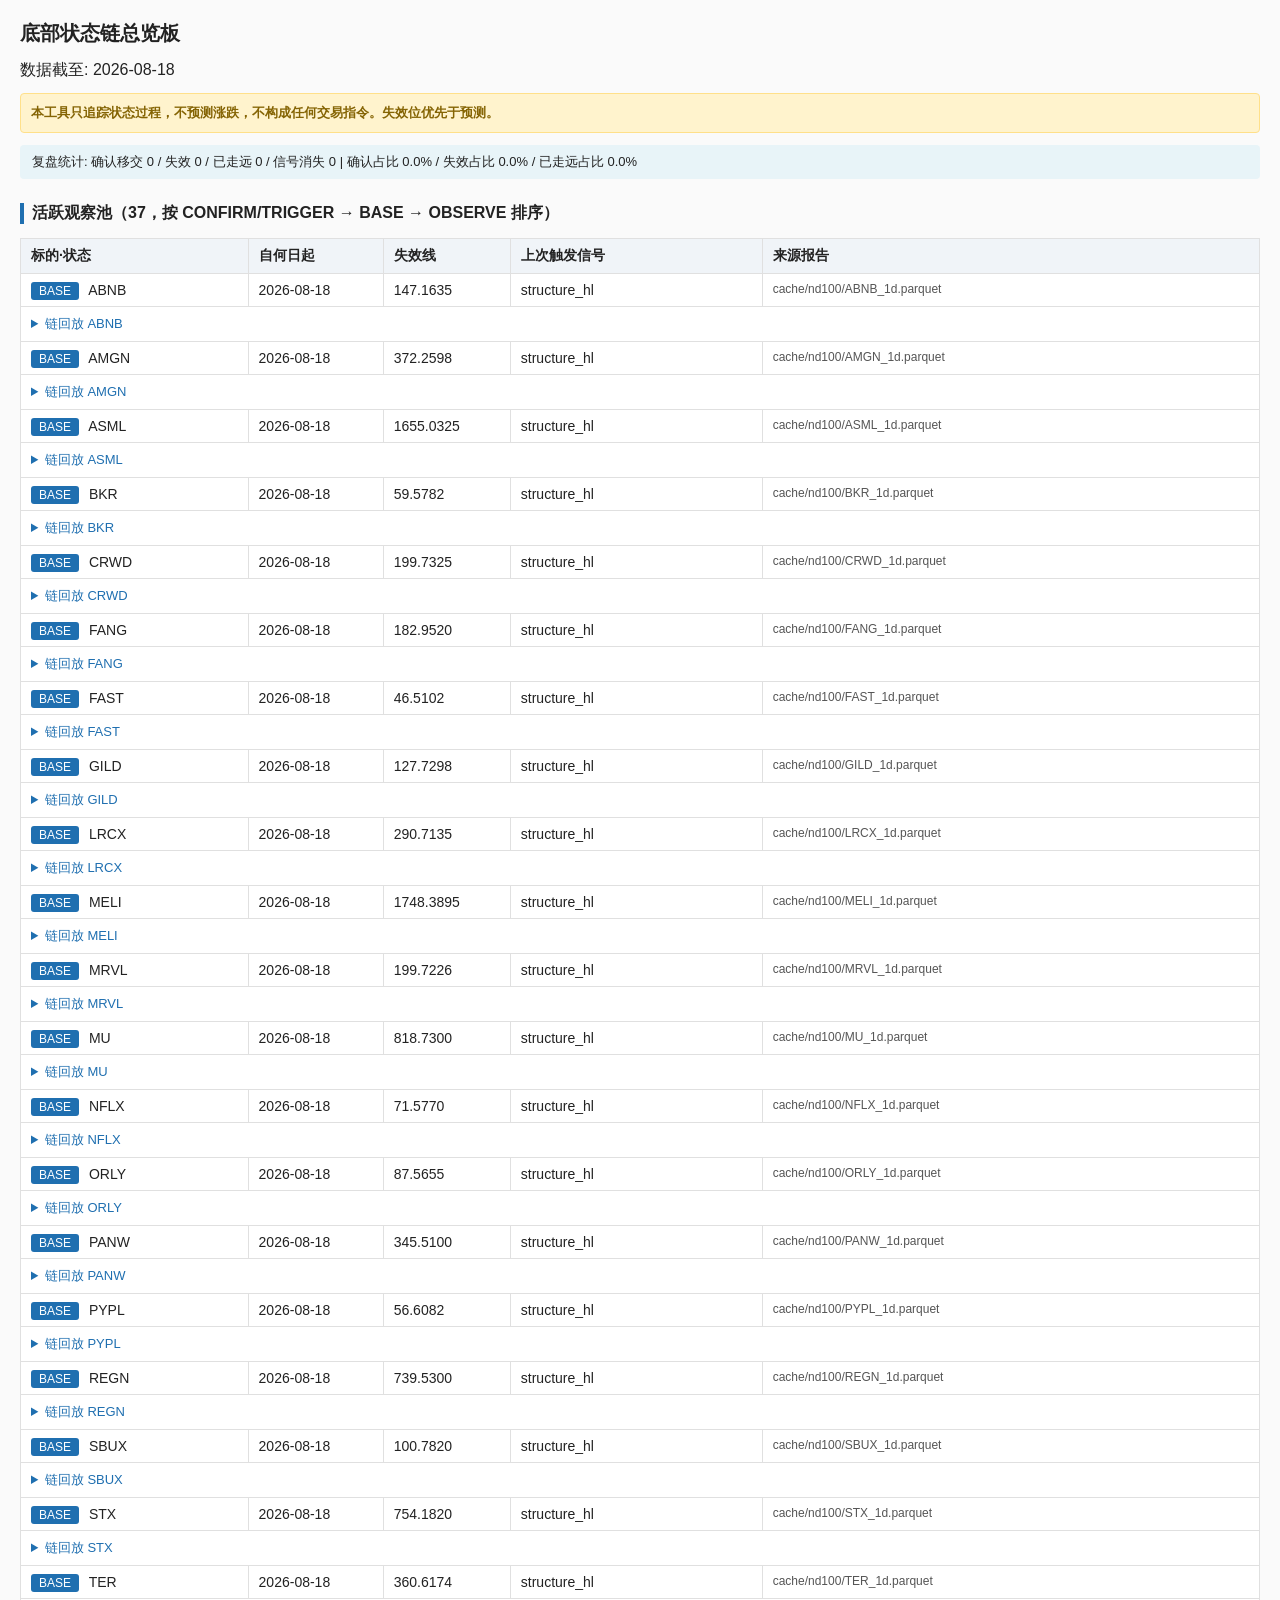
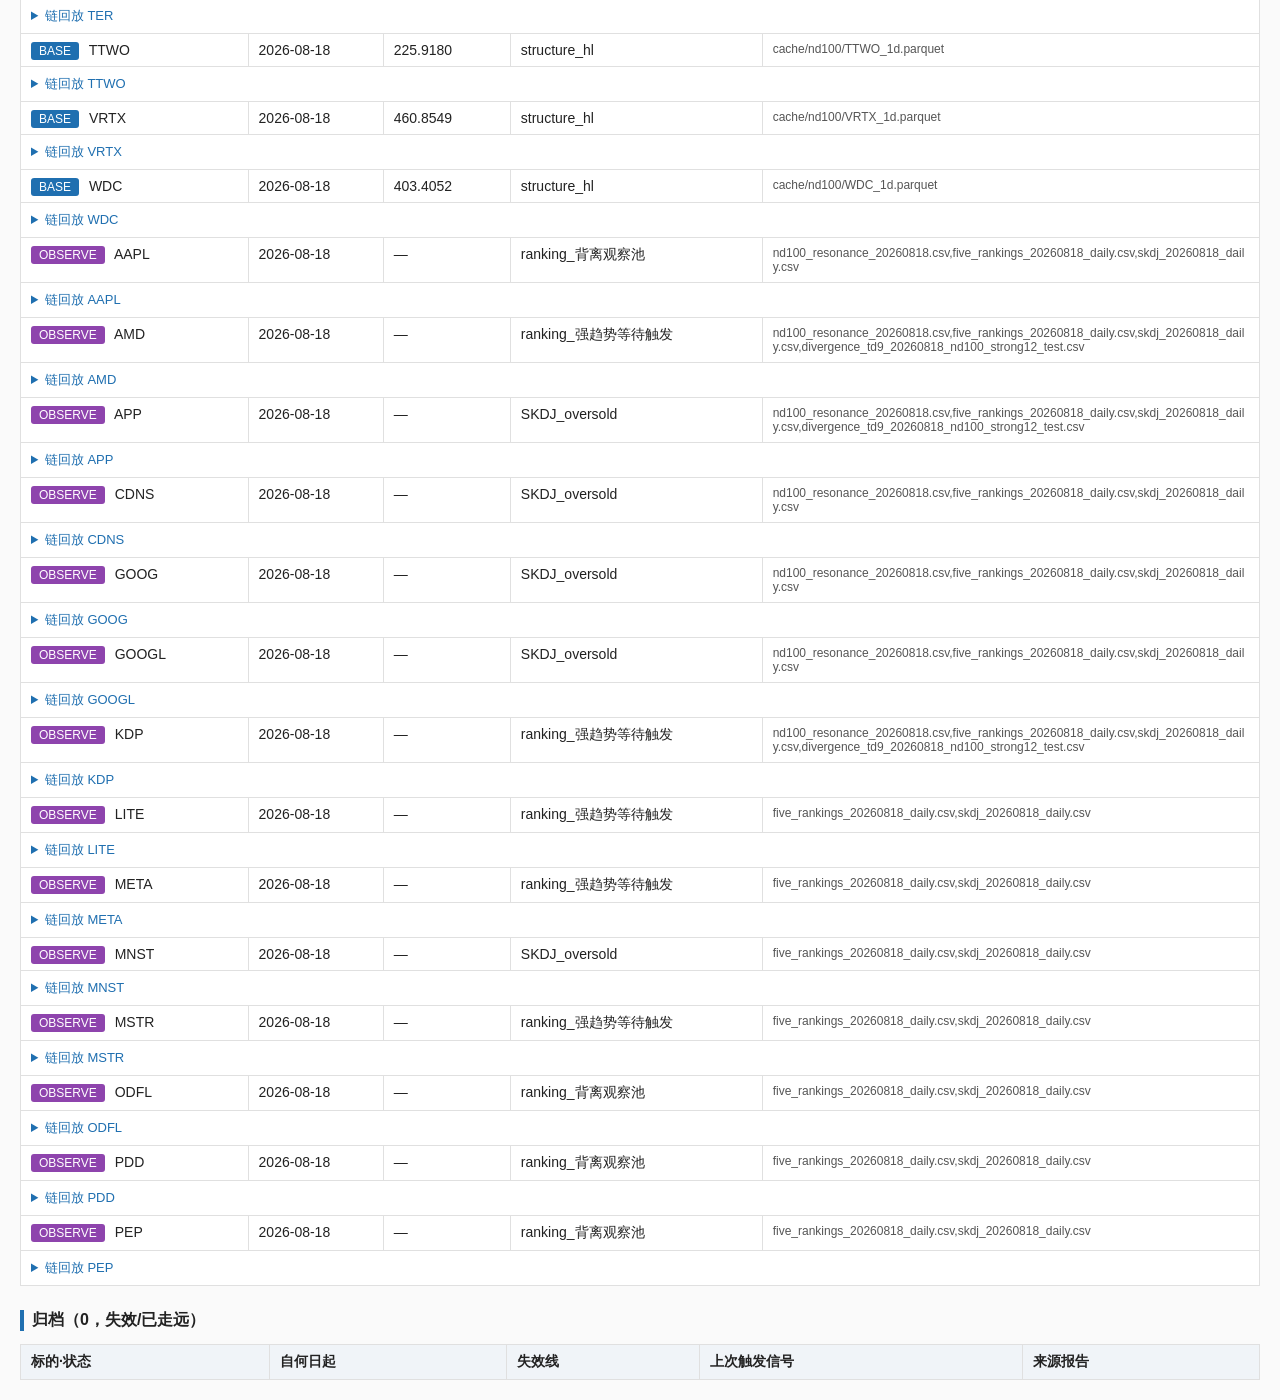
<file: daily/example/20260818/status_chain_board_20260818.html>
<!DOCTYPE html>
<html lang="zh-CN"><head><meta charset="utf-8">
<meta name="viewport" content="width=device-width, initial-scale=1">
<title>底部状态链总览板</title>
<style>
body{font-family:-apple-system,"PingFang SC",sans-serif;margin:20px;color:#222;background:#fafafa}
h1{font-size:20px} h2{font-size:16px;margin-top:24px;border-left:4px solid #1F6FB0;padding-left:8px}
table{border-collapse:collapse;width:100%;background:#fff;margin:8px 0;font-size:14px}
th,td{border:1px solid #e0e0e0;padding:8px 10px;text-align:left;vertical-align:top}
th{background:#f0f4f8} .badge{color:#fff;padding:2px 8px;border-radius:3px;font-size:12px;margin-right:6px}
.detail{color:#555;font-size:12px;max-width:320px;word-break:break-all}
.disclaimer{background:#fff3cd;border:1px solid #ffe08a;padding:10px;border-radius:4px;margin:12px 0;font-size:13px;color:#856404;font-weight:bold}
.stats{background:#e8f4f8;padding:8px 12px;border-radius:4px;margin:12px 0;font-size:13px}
.muted{color:#999} .chain{font-size:12px;margin:4px 0} .ep{margin:6px 0;font-size:12px;color:#1F6FB0}
summary{cursor:pointer;color:#1F6FB0;font-size:13px}
</style></head><body>
<h1>底部状态链总览板</h1>
<div class="asof">数据截至: 2026-08-18</div>
<div class="disclaimer">本工具只追踪状态过程，不预测涨跌，不构成任何交易指令。失效位优先于预测。</div>
<div class="stats">复盘统计: 确认移交 0 / 失效 0 / 已走远 0 / 信号消失 0 | 确认占比 0.0% / 失效占比 0.0% / 已走远占比 0.0%</div>
<h2>活跃观察池（37，按 CONFIRM/TRIGGER → BASE → OBSERVE 排序）</h2>
<table><tr><th>标的·状态</th><th>自何日起</th><th>失效线</th><th>上次触发信号</th><th>来源报告</th></tr>
<tr><td><span class='badge' style='background:#1F6FB0'>BASE</span> ABNB</td><td>2026-08-18</td><td>147.1635</td><td>structure_hl</td><td class='detail'>cache/nd100/ABNB_1d.parquet</td></tr><tr><td colspan='5'><details><summary>链回放 ABNB</summary><div class='ep'><b>Episode #2</b> 2026-08-18→进行中 (open/open)</div><table class='chain'><tr><th>日期</th><th>转移</th><th>触发信号</th><th>证据</th><th>收盘</th><th>失效线</th></tr><tr><td>2026-08-18</td><td>NOISE→OBSERVE</td><td>ranking_背离观察池</td><td class='detail'>分层=多头共振; ranking=2(背离观察池); SKDJ K=87.85 D=88.73 顶部超买; 顶背离(RSI顶背离(49); MACD顶背离(31)); TD9=1</td><td>183.25</td><td></td></tr><tr><td>2026-08-18</td><td>OBSERVE→BASE</td><td>structure_hl</td><td class='detail'>cache/nd100/ABNB_1d.parquet</td><td>183.25</td><td>147.1635</td></tr></table></details></td></tr><tr><td><span class='badge' style='background:#1F6FB0'>BASE</span> AMGN</td><td>2026-08-18</td><td>372.2598</td><td>structure_hl</td><td class='detail'>cache/nd100/AMGN_1d.parquet</td></tr><tr><td colspan='5'><details><summary>链回放 AMGN</summary><div class='ep'><b>Episode #4</b> 2026-08-18→进行中 (open/open)</div><table class='chain'><tr><th>日期</th><th>转移</th><th>触发信号</th><th>证据</th><th>收盘</th><th>失效线</th></tr><tr><td>2026-08-18</td><td>NOISE→OBSERVE</td><td>ranking_背离观察池</td><td class='detail'>分层=多头共振; ranking=2(背离观察池); SKDJ K=89.65 D=88.41 顶部超买; 底背离(RSI底背离(15)); TD9=2</td><td>425.28</td><td></td></tr><tr><td>2026-08-18</td><td>OBSERVE→BASE</td><td>structure_hl</td><td class='detail'>cache/nd100/AMGN_1d.parquet</td><td>425.28</td><td>372.2598</td></tr></table></details></td></tr><tr><td><span class='badge' style='background:#1F6FB0'>BASE</span> ASML</td><td>2026-08-18</td><td>1655.0325</td><td>structure_hl</td><td class='detail'>cache/nd100/ASML_1d.parquet</td></tr><tr><td colspan='5'><details><summary>链回放 ASML</summary><div class='ep'><b>Episode #6</b> 2026-08-18→进行中 (open/open)</div><table class='chain'><tr><th>日期</th><th>转移</th><th>触发信号</th><th>证据</th><th>收盘</th><th>失效线</th></tr><tr><td>2026-08-18</td><td>NOISE→OBSERVE</td><td>ranking_背离观察池</td><td class='detail'>分层=多头共振; ranking=2(背离观察池); SKDJ K=81.35 D=85.24 顶部超买; 顶背离(RSI顶背离(100); MACD顶背离(100); TD9Sell(92)); TD9=1</td><td>1802.98</td><td></td></tr><tr><td>2026-08-18</td><td>OBSERVE→BASE</td><td>structure_hl</td><td class='detail'>cache/nd100/ASML_1d.parquet</td><td>1802.97998</td><td>1655.0325</td></tr></table></details></td></tr><tr><td><span class='badge' style='background:#1F6FB0'>BASE</span> BKR</td><td>2026-08-18</td><td>59.5782</td><td>structure_hl</td><td class='detail'>cache/nd100/BKR_1d.parquet</td></tr><tr><td colspan='5'><details><summary>链回放 BKR</summary><div class='ep'><b>Episode #7</b> 2026-08-18→进行中 (open/open)</div><table class='chain'><tr><th>日期</th><th>转移</th><th>触发信号</th><th>证据</th><th>收盘</th><th>失效线</th></tr><tr><td>2026-08-18</td><td>NOISE→OBSERVE</td><td>td9_setup</td><td class='detail'>分层=多头共振; ranking=5(风险噪音); SKDJ K=83.69 D=85.4 顶部超买; 顶背离(TD9Sell(92)); TD9=9</td><td>64.44</td><td></td></tr><tr><td>2026-08-18</td><td>OBSERVE→BASE</td><td>structure_hl</td><td class='detail'>cache/nd100/BKR_1d.parquet</td><td>64.44</td><td>59.5782</td></tr></table></details></td></tr><tr><td><span class='badge' style='background:#1F6FB0'>BASE</span> CRWD</td><td>2026-08-18</td><td>199.7325</td><td>structure_hl</td><td class='detail'>cache/nd100/CRWD_1d.parquet</td></tr><tr><td colspan='5'><details><summary>链回放 CRWD</summary><div class='ep'><b>Episode #9</b> 2026-08-18→进行中 (open/open)</div><table class='chain'><tr><th>日期</th><th>转移</th><th>触发信号</th><th>证据</th><th>收盘</th><th>失效线</th></tr><tr><td>2026-08-18</td><td>NOISE→OBSERVE</td><td>ranking_背离观察池</td><td class='detail'>分层=多头共振; ranking=2(背离观察池); SKDJ K=62.34 D=72.54 普通区; TD9=3</td><td>212.92</td><td></td></tr><tr><td>2026-08-18</td><td>OBSERVE→BASE</td><td>structure_hl</td><td class='detail'>cache/nd100/CRWD_1d.parquet</td><td>212.92</td><td>199.7325</td></tr></table></details></td></tr><tr><td><span class='badge' style='background:#1F6FB0'>BASE</span> FANG</td><td>2026-08-18</td><td>182.9520</td><td>structure_hl</td><td class='detail'>cache/nd100/FANG_1d.parquet</td></tr><tr><td colspan='5'><details><summary>链回放 FANG</summary><div class='ep'><b>Episode #10</b> 2026-08-18→进行中 (open/open)</div><table class='chain'><tr><th>日期</th><th>转移</th><th>触发信号</th><th>证据</th><th>收盘</th><th>失效线</th></tr><tr><td>2026-08-18</td><td>NOISE→OBSERVE</td><td>ranking_强趋势等待触发</td><td class='detail'>分层=多头共振; ranking=3(强趋势等待触发); SKDJ K=89.4 D=83.55 顶部超买; TD9=7</td><td>210.02</td><td></td></tr><tr><td>2026-08-18</td><td>OBSERVE→BASE</td><td>structure_hl</td><td class='detail'>cache/nd100/FANG_1d.parquet</td><td>210.020004</td><td>182.952</td></tr></table></details></td></tr><tr><td><span class='badge' style='background:#1F6FB0'>BASE</span> FAST</td><td>2026-08-18</td><td>46.5102</td><td>structure_hl</td><td class='detail'>cache/nd100/FAST_1d.parquet</td></tr><tr><td colspan='5'><details><summary>链回放 FAST</summary><div class='ep'><b>Episode #11</b> 2026-08-18→进行中 (open/open)</div><table class='chain'><tr><th>日期</th><th>转移</th><th>触发信号</th><th>证据</th><th>收盘</th><th>失效线</th></tr><tr><td>2026-08-18</td><td>NOISE→OBSERVE</td><td>ranking_强趋势等待触发</td><td class='detail'>分层=多头共振; ranking=3(强趋势等待触发); SKDJ K=60.65 D=71.14 普通区; 顶背离(TD9Sell(92)); TD9=4</td><td>51.27</td><td></td></tr><tr><td>2026-08-18</td><td>OBSERVE→BASE</td><td>structure_hl</td><td class='detail'>cache/nd100/FAST_1d.parquet</td><td>51.27</td><td>46.5102</td></tr></table></details></td></tr><tr><td><span class='badge' style='background:#1F6FB0'>BASE</span> GILD</td><td>2026-08-18</td><td>127.7298</td><td>structure_hl</td><td class='detail'>cache/nd100/GILD_1d.parquet</td></tr><tr><td colspan='5'><details><summary>链回放 GILD</summary><div class='ep'><b>Episode #12</b> 2026-08-18→进行中 (open/open)</div><table class='chain'><tr><th>日期</th><th>转移</th><th>触发信号</th><th>证据</th><th>收盘</th><th>失效线</th></tr><tr><td>2026-08-18</td><td>NOISE→OBSERVE</td><td>divergence_bull</td><td class='detail'>分层=多头共振; ranking=5(风险噪音); SKDJ K=91.57 D=87.47 顶部超买; 底背离(RSI底背离(53); MACD底背离(22); TD9Sell(进行中)(74)); TD9=6</td><td>143.44</td><td></td></tr><tr><td>2026-08-18</td><td>OBSERVE→BASE</td><td>structure_hl</td><td class='detail'>cache/nd100/GILD_1d.parquet</td><td>143.44</td><td>127.7298</td></tr></table></details></td></tr><tr><td><span class='badge' style='background:#1F6FB0'>BASE</span> LRCX</td><td>2026-08-18</td><td>290.7135</td><td>structure_hl</td><td class='detail'>cache/nd100/LRCX_1d.parquet</td></tr><tr><td colspan='5'><details><summary>链回放 LRCX</summary><div class='ep'><b>Episode #17</b> 2026-08-18→进行中 (open/open)</div><table class='chain'><tr><th>日期</th><th>转移</th><th>触发信号</th><th>证据</th><th>收盘</th><th>失效线</th></tr><tr><td>2026-08-18</td><td>NOISE→OBSERVE</td><td>ranking_强趋势等待触发</td><td class='detail'>ranking=3(强趋势等待触发); SKDJ K=81.62 D=83.09 顶部超买</td><td></td><td></td></tr><tr><td>2026-08-18</td><td>OBSERVE→BASE</td><td>structure_hl</td><td class='detail'>cache/nd100/LRCX_1d.parquet</td><td>327.92001</td><td>290.7135</td></tr></table></details></td></tr><tr><td><span class='badge' style='background:#1F6FB0'>BASE</span> MELI</td><td>2026-08-18</td><td>1748.3895</td><td>structure_hl</td><td class='detail'>cache/nd100/MELI_1d.parquet</td></tr><tr><td colspan='5'><details><summary>链回放 MELI</summary><div class='ep'><b>Episode #18</b> 2026-08-18→进行中 (open/open)</div><table class='chain'><tr><th>日期</th><th>转移</th><th>触发信号</th><th>证据</th><th>收盘</th><th>失效线</th></tr><tr><td>2026-08-18</td><td>NOISE→OBSERVE</td><td>ranking_背离观察池</td><td class='detail'>ranking=2(背离观察池); SKDJ K=27.95 D=36.87 普通区</td><td></td><td></td></tr><tr><td>2026-08-18</td><td>OBSERVE→BASE</td><td>structure_hl</td><td class='detail'>cache/nd100/MELI_1d.parquet</td><td>1779.14001</td><td>1748.3895</td></tr></table></details></td></tr><tr><td><span class='badge' style='background:#1F6FB0'>BASE</span> MRVL</td><td>2026-08-18</td><td>199.7226</td><td>structure_hl</td><td class='detail'>cache/nd100/MRVL_1d.parquet</td></tr><tr><td colspan='5'><details><summary>链回放 MRVL</summary><div class='ep'><b>Episode #21</b> 2026-08-18→进行中 (open/open)</div><table class='chain'><tr><th>日期</th><th>转移</th><th>触发信号</th><th>证据</th><th>收盘</th><th>失效线</th></tr><tr><td>2026-08-18</td><td>NOISE→OBSERVE</td><td>ranking_强趋势等待触发</td><td class='detail'>ranking=3(强趋势等待触发); SKDJ K=67.52 D=73.1 普通区</td><td></td><td></td></tr><tr><td>2026-08-18</td><td>OBSERVE→BASE</td><td>structure_hl</td><td class='detail'>cache/nd100/MRVL_1d.parquet</td><td>216.0</td><td>199.7226</td></tr></table></details></td></tr><tr><td><span class='badge' style='background:#1F6FB0'>BASE</span> MU</td><td>2026-08-18</td><td>818.7300</td><td>structure_hl</td><td class='detail'>cache/nd100/MU_1d.parquet</td></tr><tr><td colspan='5'><details><summary>链回放 MU</summary><div class='ep'><b>Episode #23</b> 2026-08-18→进行中 (open/open)</div><table class='chain'><tr><th>日期</th><th>转移</th><th>触发信号</th><th>证据</th><th>收盘</th><th>失效线</th></tr><tr><td>2026-08-18</td><td>NOISE→OBSERVE</td><td>ranking_强趋势等待触发</td><td class='detail'>ranking=3(强趋势等待触发); SKDJ K=77.4 D=80.63 顶部超买</td><td></td><td></td></tr><tr><td>2026-08-18</td><td>OBSERVE→BASE</td><td>structure_hl</td><td class='detail'>cache/nd100/MU_1d.parquet</td><td>940.76001</td><td>818.73</td></tr></table></details></td></tr><tr><td><span class='badge' style='background:#1F6FB0'>BASE</span> NFLX</td><td>2026-08-18</td><td>71.5770</td><td>structure_hl</td><td class='detail'>cache/nd100/NFLX_1d.parquet</td></tr><tr><td colspan='5'><details><summary>链回放 NFLX</summary><div class='ep'><b>Episode #24</b> 2026-08-18→进行中 (open/open)</div><table class='chain'><tr><th>日期</th><th>转移</th><th>触发信号</th><th>证据</th><th>收盘</th><th>失效线</th></tr><tr><td>2026-08-18</td><td>NOISE→OBSERVE</td><td>ranking_背离观察池</td><td class='detail'>ranking=2(背离观察池); SKDJ K=74.53 D=77.28 普通区</td><td></td><td></td></tr><tr><td>2026-08-18</td><td>OBSERVE→BASE</td><td>structure_hl</td><td class='detail'>cache/nd100/NFLX_1d.parquet</td><td>77.77</td><td>71.577</td></tr></table></details></td></tr><tr><td><span class='badge' style='background:#1F6FB0'>BASE</span> ORLY</td><td>2026-08-18</td><td>87.5655</td><td>structure_hl</td><td class='detail'>cache/nd100/ORLY_1d.parquet</td></tr><tr><td colspan='5'><details><summary>链回放 ORLY</summary><div class='ep'><b>Episode #26</b> 2026-08-18→进行中 (open/open)</div><table class='chain'><tr><th>日期</th><th>转移</th><th>触发信号</th><th>证据</th><th>收盘</th><th>失效线</th></tr><tr><td>2026-08-18</td><td>NOISE→OBSERVE</td><td>ranking_背离观察池</td><td class='detail'>ranking=2(背离观察池); SKDJ K=44.32 D=55.73 普通区</td><td></td><td></td></tr><tr><td>2026-08-18</td><td>OBSERVE→BASE</td><td>structure_hl</td><td class='detail'>cache/nd100/ORLY_1d.parquet</td><td>90.76</td><td>87.5655</td></tr></table></details></td></tr><tr><td><span class='badge' style='background:#1F6FB0'>BASE</span> PANW</td><td>2026-08-18</td><td>345.5100</td><td>structure_hl</td><td class='detail'>cache/nd100/PANW_1d.parquet</td></tr><tr><td colspan='5'><details><summary>链回放 PANW</summary><div class='ep'><b>Episode #27</b> 2026-08-18→进行中 (open/open)</div><table class='chain'><tr><th>日期</th><th>转移</th><th>触发信号</th><th>证据</th><th>收盘</th><th>失效线</th></tr><tr><td>2026-08-18</td><td>NOISE→OBSERVE</td><td>ranking_背离观察池</td><td class='detail'>ranking=2(背离观察池); SKDJ K=68.78 D=78.37 普通区</td><td></td><td></td></tr><tr><td>2026-08-18</td><td>OBSERVE→BASE</td><td>structure_hl</td><td class='detail'>cache/nd100/PANW_1d.parquet</td><td>374.14001</td><td>345.51</td></tr></table></details></td></tr><tr><td><span class='badge' style='background:#1F6FB0'>BASE</span> PYPL</td><td>2026-08-18</td><td>56.6082</td><td>structure_hl</td><td class='detail'>cache/nd100/PYPL_1d.parquet</td></tr><tr><td colspan='5'><details><summary>链回放 PYPL</summary><div class='ep'><b>Episode #30</b> 2026-08-18→进行中 (open/open)</div><table class='chain'><tr><th>日期</th><th>转移</th><th>触发信号</th><th>证据</th><th>收盘</th><th>失效线</th></tr><tr><td>2026-08-18</td><td>NOISE→OBSERVE</td><td>ranking_背离观察池</td><td class='detail'>ranking=2(背离观察池); SKDJ K=71.33 D=77.44 普通区</td><td></td><td></td></tr><tr><td>2026-08-18</td><td>OBSERVE→BASE</td><td>structure_hl</td><td class='detail'>cache/nd100/PYPL_1d.parquet</td><td>60.43</td><td>56.6082</td></tr></table></details></td></tr><tr><td><span class='badge' style='background:#1F6FB0'>BASE</span> REGN</td><td>2026-08-18</td><td>739.5300</td><td>structure_hl</td><td class='detail'>cache/nd100/REGN_1d.parquet</td></tr><tr><td colspan='5'><details><summary>链回放 REGN</summary><div class='ep'><b>Episode #31</b> 2026-08-18→进行中 (open/open)</div><table class='chain'><tr><th>日期</th><th>转移</th><th>触发信号</th><th>证据</th><th>收盘</th><th>失效线</th></tr><tr><td>2026-08-18</td><td>NOISE→OBSERVE</td><td>ranking_背离观察池</td><td class='detail'>ranking=2(背离观察池); SKDJ K=83.31 D=84.66 顶部超买</td><td></td><td></td></tr><tr><td>2026-08-18</td><td>OBSERVE→BASE</td><td>structure_hl</td><td class='detail'>cache/nd100/REGN_1d.parquet</td><td>810.23999</td><td>739.53</td></tr></table></details></td></tr><tr><td><span class='badge' style='background:#1F6FB0'>BASE</span> SBUX</td><td>2026-08-18</td><td>100.7820</td><td>structure_hl</td><td class='detail'>cache/nd100/SBUX_1d.parquet</td></tr><tr><td colspan='5'><details><summary>链回放 SBUX</summary><div class='ep'><b>Episode #32</b> 2026-08-18→进行中 (open/open)</div><table class='chain'><tr><th>日期</th><th>转移</th><th>触发信号</th><th>证据</th><th>收盘</th><th>失效线</th></tr><tr><td>2026-08-18</td><td>NOISE→OBSERVE</td><td>ranking_强趋势等待触发</td><td class='detail'>ranking=3(强趋势等待触发); SKDJ K=60.64 D=68.03 普通区</td><td></td><td></td></tr><tr><td>2026-08-18</td><td>OBSERVE→BASE</td><td>structure_hl</td><td class='detail'>cache/nd100/SBUX_1d.parquet</td><td>106.010002</td><td>100.782</td></tr></table></details></td></tr><tr><td><span class='badge' style='background:#1F6FB0'>BASE</span> STX</td><td>2026-08-18</td><td>754.1820</td><td>structure_hl</td><td class='detail'>cache/nd100/STX_1d.parquet</td></tr><tr><td colspan='5'><details><summary>链回放 STX</summary><div class='ep'><b>Episode #33</b> 2026-08-18→进行中 (open/open)</div><table class='chain'><tr><th>日期</th><th>转移</th><th>触发信号</th><th>证据</th><th>收盘</th><th>失效线</th></tr><tr><td>2026-08-18</td><td>NOISE→OBSERVE</td><td>ranking_强趋势等待触发</td><td class='detail'>ranking=3(强趋势等待触发); SKDJ K=76.33 D=76.71 顶部超买</td><td></td><td></td></tr><tr><td>2026-08-18</td><td>OBSERVE→BASE</td><td>structure_hl</td><td class='detail'>cache/nd100/STX_1d.parquet</td><td>903.67999</td><td>754.182</td></tr></table></details></td></tr><tr><td><span class='badge' style='background:#1F6FB0'>BASE</span> TER</td><td>2026-08-18</td><td>360.6174</td><td>structure_hl</td><td class='detail'>cache/nd100/TER_1d.parquet</td></tr><tr><td colspan='5'><details><summary>链回放 TER</summary><div class='ep'><b>Episode #34</b> 2026-08-18→进行中 (open/open)</div><table class='chain'><tr><th>日期</th><th>转移</th><th>触发信号</th><th>证据</th><th>收盘</th><th>失效线</th></tr><tr><td>2026-08-18</td><td>NOISE→OBSERVE</td><td>ranking_背离观察池</td><td class='detail'>ranking=2(背离观察池); SKDJ K=78.78 D=81.68 顶部超买</td><td></td><td></td></tr><tr><td>2026-08-18</td><td>OBSERVE→BASE</td><td>structure_hl</td><td class='detail'>cache/nd100/TER_1d.parquet</td><td>404.29001</td><td>360.6174</td></tr></table></details></td></tr><tr><td><span class='badge' style='background:#1F6FB0'>BASE</span> TTWO</td><td>2026-08-18</td><td>225.9180</td><td>structure_hl</td><td class='detail'>cache/nd100/TTWO_1d.parquet</td></tr><tr><td colspan='5'><details><summary>链回放 TTWO</summary><div class='ep'><b>Episode #35</b> 2026-08-18→进行中 (open/open)</div><table class='chain'><tr><th>日期</th><th>转移</th><th>触发信号</th><th>证据</th><th>收盘</th><th>失效线</th></tr><tr><td>2026-08-18</td><td>NOISE→OBSERVE</td><td>ranking_强趋势等待触发</td><td class='detail'>ranking=3(强趋势等待触发); SKDJ K=54.79 D=57.79 普通区</td><td></td><td></td></tr><tr><td>2026-08-18</td><td>OBSERVE→BASE</td><td>structure_hl</td><td class='detail'>cache/nd100/TTWO_1d.parquet</td><td>242.39999</td><td>225.918</td></tr></table></details></td></tr><tr><td><span class='badge' style='background:#1F6FB0'>BASE</span> VRTX</td><td>2026-08-18</td><td>460.8549</td><td>structure_hl</td><td class='detail'>cache/nd100/VRTX_1d.parquet</td></tr><tr><td colspan='5'><details><summary>链回放 VRTX</summary><div class='ep'><b>Episode #36</b> 2026-08-18→进行中 (open/open)</div><table class='chain'><tr><th>日期</th><th>转移</th><th>触发信号</th><th>证据</th><th>收盘</th><th>失效线</th></tr><tr><td>2026-08-18</td><td>NOISE→OBSERVE</td><td>ranking_强趋势等待触发</td><td class='detail'>ranking=3(强趋势等待触发); SKDJ K=63.16 D=63.58 普通区</td><td></td><td></td></tr><tr><td>2026-08-18</td><td>OBSERVE→BASE</td><td>structure_hl</td><td class='detail'>cache/nd100/VRTX_1d.parquet</td><td>528.19</td><td>460.8549</td></tr></table></details></td></tr><tr><td><span class='badge' style='background:#1F6FB0'>BASE</span> WDC</td><td>2026-08-18</td><td>403.4052</td><td>structure_hl</td><td class='detail'>cache/nd100/WDC_1d.parquet</td></tr><tr><td colspan='5'><details><summary>链回放 WDC</summary><div class='ep'><b>Episode #37</b> 2026-08-18→进行中 (open/open)</div><table class='chain'><tr><th>日期</th><th>转移</th><th>触发信号</th><th>证据</th><th>收盘</th><th>失效线</th></tr><tr><td>2026-08-18</td><td>NOISE→OBSERVE</td><td>ranking_背离观察池</td><td class='detail'>ranking=2(背离观察池); SKDJ K=59.2 D=51.43 普通区</td><td></td><td></td></tr><tr><td>2026-08-18</td><td>OBSERVE→BASE</td><td>structure_hl</td><td class='detail'>cache/nd100/WDC_1d.parquet</td><td>496.16</td><td>403.4052</td></tr></table></details></td></tr><tr><td><span class='badge' style='background:#8E44AD'>OBSERVE</span> AAPL</td><td>2026-08-18</td><td>—</td><td>ranking_背离观察池</td><td class='detail'>nd100_resonance_20260818.csv,five_rankings_20260818_daily.csv,skdj_20260818_daily.csv</td></tr><tr><td colspan='5'><details><summary>链回放 AAPL</summary><div class='ep'><b>Episode #1</b> 2026-08-18→进行中 (open/open)</div><table class='chain'><tr><th>日期</th><th>转移</th><th>触发信号</th><th>证据</th><th>收盘</th><th>失效线</th></tr><tr><td>2026-08-18</td><td>NOISE→OBSERVE</td><td>ranking_背离观察池</td><td class='detail'>分层=偏多; ranking=2(背离观察池); SKDJ K=36.38 D=29.58 普通区</td><td>310.03</td><td></td></tr></table></details></td></tr><tr><td><span class='badge' style='background:#8E44AD'>OBSERVE</span> AMD</td><td>2026-08-18</td><td>—</td><td>ranking_强趋势等待触发</td><td class='detail'>nd100_resonance_20260818.csv,five_rankings_20260818_daily.csv,skdj_20260818_daily.csv,divergence_td9_20260818_nd100_strong12_test.csv</td></tr><tr><td colspan='5'><details><summary>链回放 AMD</summary><div class='ep'><b>Episode #3</b> 2026-08-18→进行中 (open/open)</div><table class='chain'><tr><th>日期</th><th>转移</th><th>触发信号</th><th>证据</th><th>收盘</th><th>失效线</th></tr><tr><td>2026-08-18</td><td>NOISE→OBSERVE</td><td>ranking_强趋势等待触发</td><td class='detail'>分层=多头共振; ranking=3(强趋势等待触发); SKDJ K=55.71 D=53.84 普通区; 顶背离(RSI顶背离(100); MACD顶背离(100)); TD9=3</td><td>484.39</td><td></td></tr></table></details></td></tr><tr><td><span class='badge' style='background:#8E44AD'>OBSERVE</span> APP</td><td>2026-08-18</td><td>—</td><td>SKDJ_oversold</td><td class='detail'>nd100_resonance_20260818.csv,five_rankings_20260818_daily.csv,skdj_20260818_daily.csv,divergence_td9_20260818_nd100_strong12_test.csv</td></tr><tr><td colspan='5'><details><summary>链回放 APP</summary><div class='ep'><b>Episode #5</b> 2026-08-18→进行中 (open/open)</div><table class='chain'><tr><th>日期</th><th>转移</th><th>触发信号</th><th>证据</th><th>收盘</th><th>失效线</th></tr><tr><td>2026-08-18</td><td>NOISE→OBSERVE</td><td>SKDJ_oversold</td><td class='detail'>分层=空头共振; ranking=5(风险噪音); SKDJ K=7.5 D=7.51 下跌超跌; TD9=1</td><td>307.26</td><td></td></tr></table></details></td></tr><tr><td><span class='badge' style='background:#8E44AD'>OBSERVE</span> CDNS</td><td>2026-08-18</td><td>—</td><td>SKDJ_oversold</td><td class='detail'>nd100_resonance_20260818.csv,five_rankings_20260818_daily.csv,skdj_20260818_daily.csv</td></tr><tr><td colspan='5'><details><summary>链回放 CDNS</summary><div class='ep'><b>Episode #8</b> 2026-08-18→进行中 (open/open)</div><table class='chain'><tr><th>日期</th><th>转移</th><th>触发信号</th><th>证据</th><th>收盘</th><th>失效线</th></tr><tr><td>2026-08-18</td><td>NOISE→OBSERVE</td><td>SKDJ_oversold</td><td class='detail'>分层=偏空; ranking=5(风险噪音); SKDJ K=11.76 D=13.6 待人工分类</td><td>316.52</td><td></td></tr></table></details></td></tr><tr><td><span class='badge' style='background:#8E44AD'>OBSERVE</span> GOOG</td><td>2026-08-18</td><td>—</td><td>SKDJ_oversold</td><td class='detail'>nd100_resonance_20260818.csv,five_rankings_20260818_daily.csv,skdj_20260818_daily.csv</td></tr><tr><td colspan='5'><details><summary>链回放 GOOG</summary><div class='ep'><b>Episode #13</b> 2026-08-18→进行中 (open/open)</div><table class='chain'><tr><th>日期</th><th>转移</th><th>触发信号</th><th>证据</th><th>收盘</th><th>失效线</th></tr><tr><td>2026-08-18</td><td>NOISE→OBSERVE</td><td>SKDJ_oversold</td><td class='detail'>分层=偏空; ranking=5(风险噪音); SKDJ K=13.1 D=15.69 待人工分类</td><td>341.28</td><td></td></tr></table></details></td></tr><tr><td><span class='badge' style='background:#8E44AD'>OBSERVE</span> GOOGL</td><td>2026-08-18</td><td>—</td><td>SKDJ_oversold</td><td class='detail'>nd100_resonance_20260818.csv,five_rankings_20260818_daily.csv,skdj_20260818_daily.csv</td></tr><tr><td colspan='5'><details><summary>链回放 GOOGL</summary><div class='ep'><b>Episode #14</b> 2026-08-18→进行中 (open/open)</div><table class='chain'><tr><th>日期</th><th>转移</th><th>触发信号</th><th>证据</th><th>收盘</th><th>失效线</th></tr><tr><td>2026-08-18</td><td>NOISE→OBSERVE</td><td>SKDJ_oversold</td><td class='detail'>分层=偏空; ranking=5(风险噪音); SKDJ K=14.96 D=17.38 待人工分类</td><td>344.2</td><td></td></tr></table></details></td></tr><tr><td><span class='badge' style='background:#8E44AD'>OBSERVE</span> KDP</td><td>2026-08-18</td><td>—</td><td>ranking_强趋势等待触发</td><td class='detail'>nd100_resonance_20260818.csv,five_rankings_20260818_daily.csv,skdj_20260818_daily.csv,divergence_td9_20260818_nd100_strong12_test.csv</td></tr><tr><td colspan='5'><details><summary>链回放 KDP</summary><div class='ep'><b>Episode #15</b> 2026-08-18→进行中 (open/open)</div><table class='chain'><tr><th>日期</th><th>转移</th><th>触发信号</th><th>证据</th><th>收盘</th><th>失效线</th></tr><tr><td>2026-08-18</td><td>NOISE→OBSERVE</td><td>ranking_强趋势等待触发</td><td class='detail'>分层=多头共振; ranking=3(强趋势等待触发); SKDJ K=42.87 D=40.71 普通区; 顶背离(RSI顶背离(60); MACD顶背离(31)); TD9=4</td><td>30.79</td><td></td></tr></table></details></td></tr><tr><td><span class='badge' style='background:#8E44AD'>OBSERVE</span> LITE</td><td>2026-08-18</td><td>—</td><td>ranking_强趋势等待触发</td><td class='detail'>five_rankings_20260818_daily.csv,skdj_20260818_daily.csv</td></tr><tr><td colspan='5'><details><summary>链回放 LITE</summary><div class='ep'><b>Episode #16</b> 2026-08-18→进行中 (open/open)</div><table class='chain'><tr><th>日期</th><th>转移</th><th>触发信号</th><th>证据</th><th>收盘</th><th>失效线</th></tr><tr><td>2026-08-18</td><td>NOISE→OBSERVE</td><td>ranking_强趋势等待触发</td><td class='detail'>ranking=3(强趋势等待触发); SKDJ K=69.24 D=74.03 普通区</td><td></td><td></td></tr></table></details></td></tr><tr><td><span class='badge' style='background:#8E44AD'>OBSERVE</span> META</td><td>2026-08-18</td><td>—</td><td>ranking_强趋势等待触发</td><td class='detail'>five_rankings_20260818_daily.csv,skdj_20260818_daily.csv</td></tr><tr><td colspan='5'><details><summary>链回放 META</summary><div class='ep'><b>Episode #19</b> 2026-08-18→进行中 (open/open)</div><table class='chain'><tr><th>日期</th><th>转移</th><th>触发信号</th><th>证据</th><th>收盘</th><th>失效线</th></tr><tr><td>2026-08-18</td><td>NOISE→OBSERVE</td><td>ranking_强趋势等待触发</td><td class='detail'>ranking=3(强趋势等待触发); SKDJ K=30.3 D=45.49 普通区</td><td></td><td></td></tr></table></details></td></tr><tr><td><span class='badge' style='background:#8E44AD'>OBSERVE</span> MNST</td><td>2026-08-18</td><td>—</td><td>SKDJ_oversold</td><td class='detail'>five_rankings_20260818_daily.csv,skdj_20260818_daily.csv</td></tr><tr><td colspan='5'><details><summary>链回放 MNST</summary><div class='ep'><b>Episode #20</b> 2026-08-18→进行中 (open/open)</div><table class='chain'><tr><th>日期</th><th>转移</th><th>触发信号</th><th>证据</th><th>收盘</th><th>失效线</th></tr><tr><td>2026-08-18</td><td>NOISE→OBSERVE</td><td>SKDJ_oversold</td><td class='detail'>ranking=5(风险噪音); SKDJ K=3.35 D=3.67 待人工分类</td><td></td><td></td></tr></table></details></td></tr><tr><td><span class='badge' style='background:#8E44AD'>OBSERVE</span> MSTR</td><td>2026-08-18</td><td>—</td><td>ranking_强趋势等待触发</td><td class='detail'>five_rankings_20260818_daily.csv,skdj_20260818_daily.csv</td></tr><tr><td colspan='5'><details><summary>链回放 MSTR</summary><div class='ep'><b>Episode #22</b> 2026-08-18→进行中 (open/open)</div><table class='chain'><tr><th>日期</th><th>转移</th><th>触发信号</th><th>证据</th><th>收盘</th><th>失效线</th></tr><tr><td>2026-08-18</td><td>NOISE→OBSERVE</td><td>ranking_强趋势等待触发</td><td class='detail'>ranking=3(强趋势等待触发); SKDJ K=27.99 D=33.22 普通区</td><td></td><td></td></tr></table></details></td></tr><tr><td><span class='badge' style='background:#8E44AD'>OBSERVE</span> ODFL</td><td>2026-08-18</td><td>—</td><td>ranking_背离观察池</td><td class='detail'>five_rankings_20260818_daily.csv,skdj_20260818_daily.csv</td></tr><tr><td colspan='5'><details><summary>链回放 ODFL</summary><div class='ep'><b>Episode #25</b> 2026-08-18→进行中 (open/open)</div><table class='chain'><tr><th>日期</th><th>转移</th><th>触发信号</th><th>证据</th><th>收盘</th><th>失效线</th></tr><tr><td>2026-08-18</td><td>NOISE→OBSERVE</td><td>ranking_背离观察池</td><td class='detail'>ranking=2(背离观察池); SKDJ K=29.05 D=35.79 普通区</td><td></td><td></td></tr></table></details></td></tr><tr><td><span class='badge' style='background:#8E44AD'>OBSERVE</span> PDD</td><td>2026-08-18</td><td>—</td><td>ranking_背离观察池</td><td class='detail'>five_rankings_20260818_daily.csv,skdj_20260818_daily.csv</td></tr><tr><td colspan='5'><details><summary>链回放 PDD</summary><div class='ep'><b>Episode #28</b> 2026-08-18→进行中 (open/open)</div><table class='chain'><tr><th>日期</th><th>转移</th><th>触发信号</th><th>证据</th><th>收盘</th><th>失效线</th></tr><tr><td>2026-08-18</td><td>NOISE→OBSERVE</td><td>ranking_背离观察池</td><td class='detail'>ranking=2(背离观察池); SKDJ K=32.2 D=33.16 普通区</td><td></td><td></td></tr></table></details></td></tr><tr><td><span class='badge' style='background:#8E44AD'>OBSERVE</span> PEP</td><td>2026-08-18</td><td>—</td><td>ranking_背离观察池</td><td class='detail'>five_rankings_20260818_daily.csv,skdj_20260818_daily.csv</td></tr><tr><td colspan='5'><details><summary>链回放 PEP</summary><div class='ep'><b>Episode #29</b> 2026-08-18→进行中 (open/open)</div><table class='chain'><tr><th>日期</th><th>转移</th><th>触发信号</th><th>证据</th><th>收盘</th><th>失效线</th></tr><tr><td>2026-08-18</td><td>NOISE→OBSERVE</td><td>ranking_背离观察池</td><td class='detail'>ranking=2(背离观察池); SKDJ K=59.54 D=57.31 普通区</td><td></td><td></td></tr></table></details></td></tr></table>
<h2>归档（0，失效/已走远）</h2>
<table><tr><th>标的·状态</th><th>自何日起</th><th>失效线</th><th>上次触发信号</th><th>来源报告</th></tr>
</table>
</body></html>
</file>
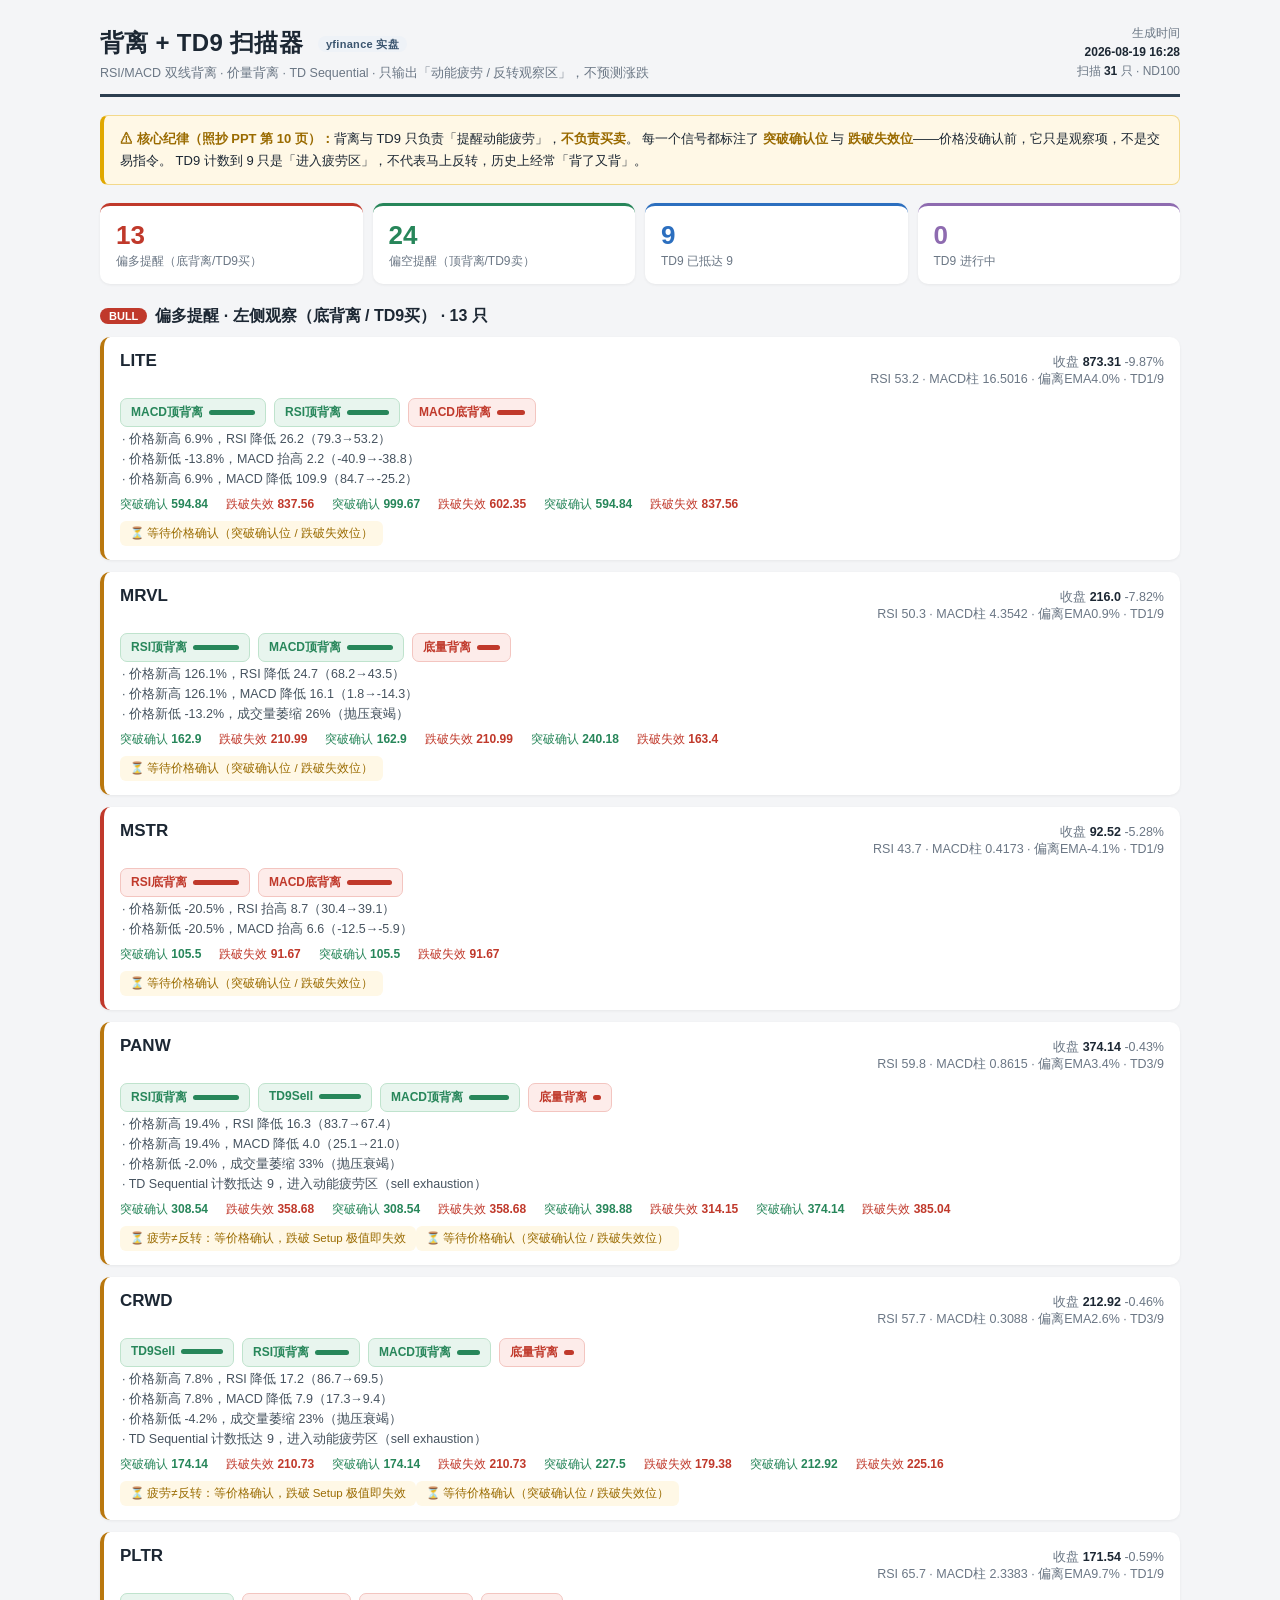
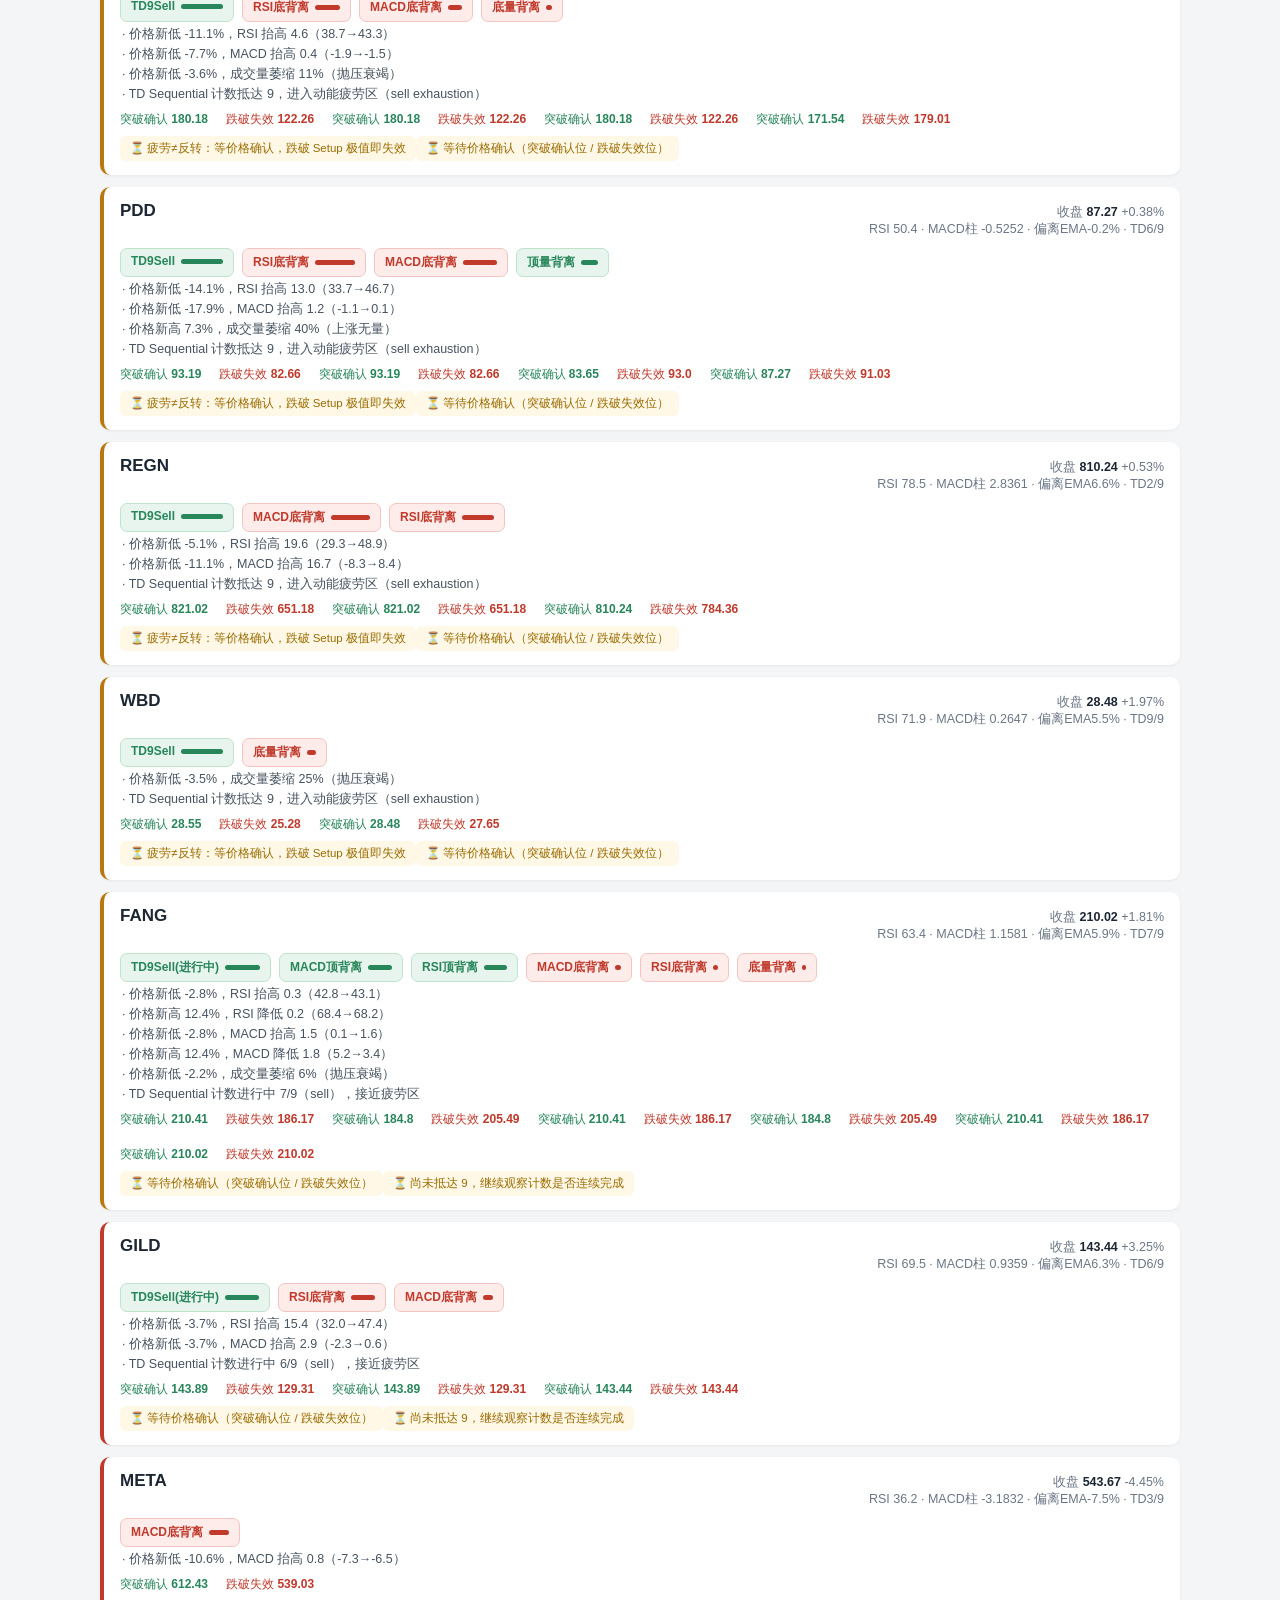
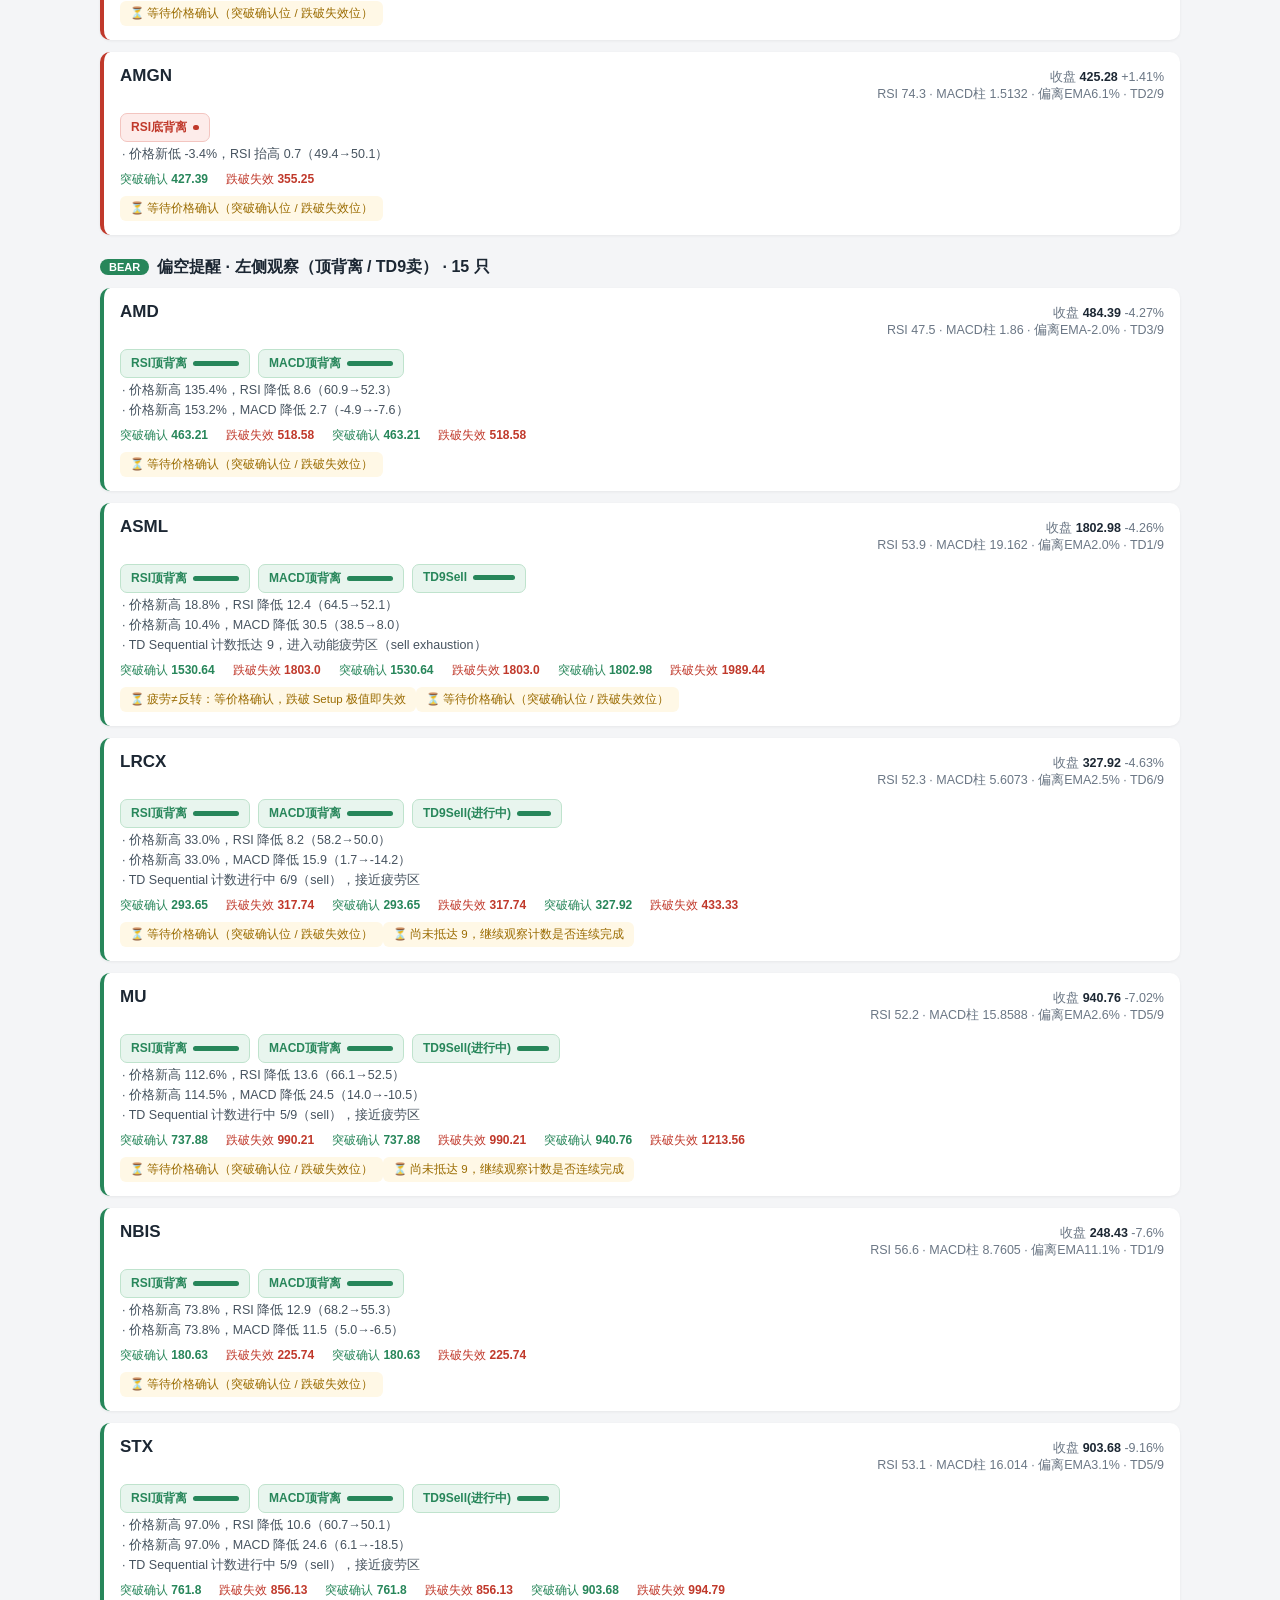
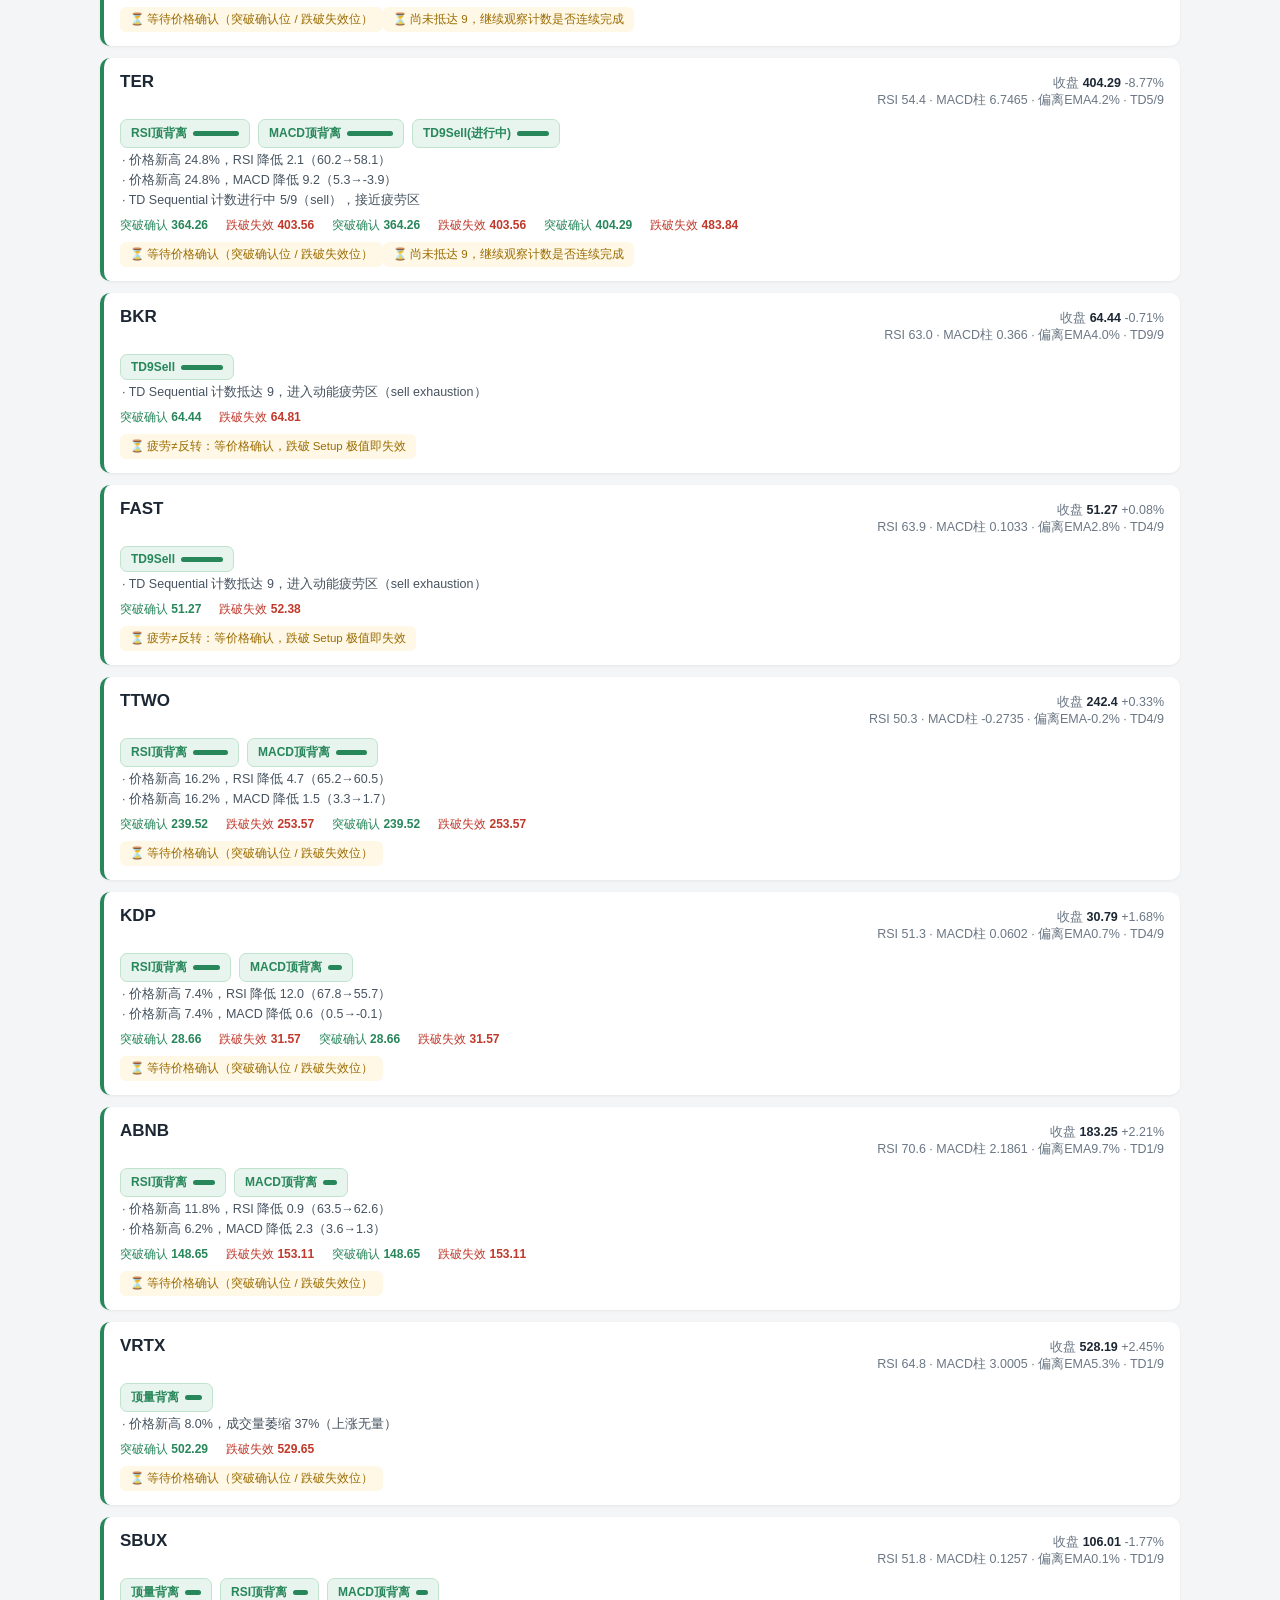
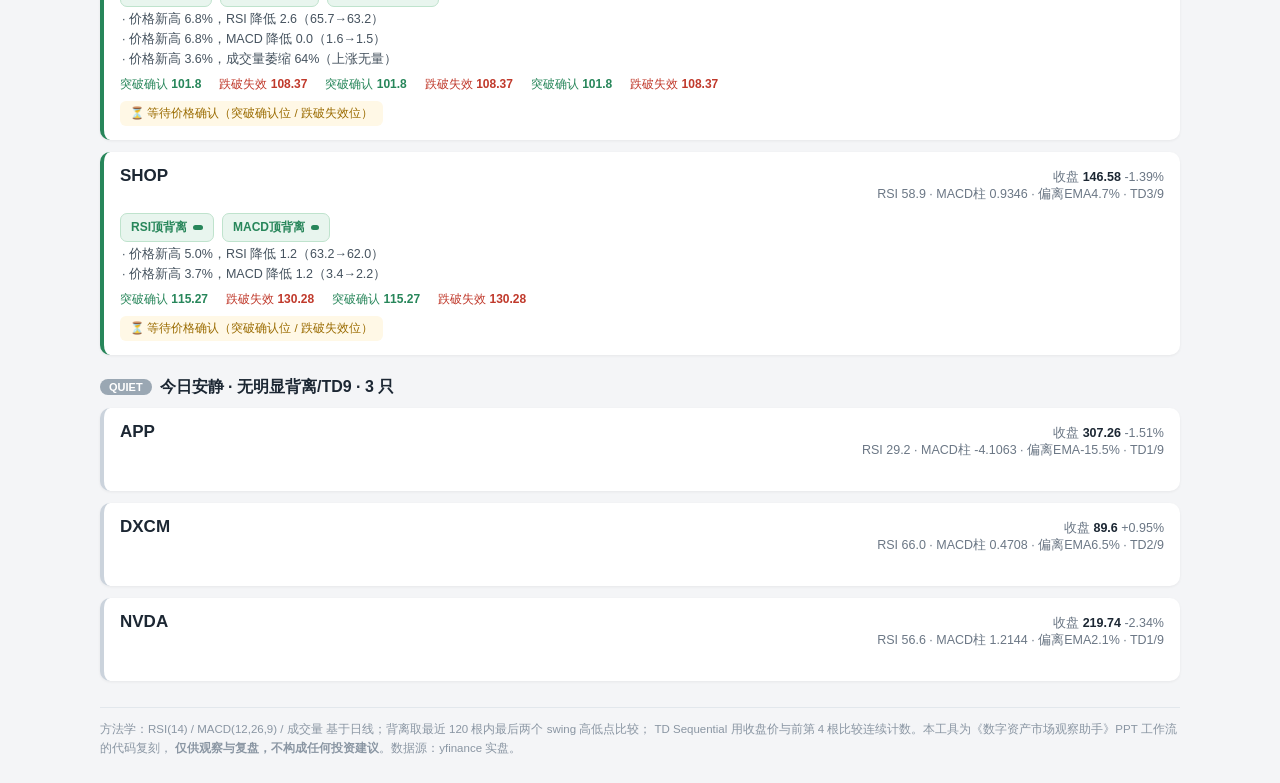
<file: daily/example/20260819/divergence_td9_20260819.html>
<!DOCTYPE html>
<html lang='zh-CN'><head><meta charset='utf-8'>
<meta name='viewport' content='width=device-width, initial-scale=1'>
<title>背离 + TD9 扫描器 · ND100</title>
<style>
  * { box-sizing: border-box; }
  body { font-family: -apple-system, BlinkMacSystemFont, 'Segoe UI', 'PingFang SC', 'Microsoft YaHei', sans-serif;
         background: #f4f5f7; color: #1c2733; margin: 0; padding: 24px; }
  .wrap { max-width: 1080px; margin: 0 auto; }
  .hd { display:flex; justify-content:space-between; align-items:flex-end;
        border-bottom: 3px solid #2c3e50; padding-bottom: 12px; margin-bottom: 18px; }
  .hd h1 { font-size: 24px; margin:0; font-weight:800; letter-spacing:.3px; }
  .hd .sub { font-size: 12.5px; color:#6b7785; margin-top:6px; }
  .hd .meta { text-align:right; font-size:12px; color:#6b7785; line-height:1.6; }
  .hd .meta b { color:#1c2733; }
  .src { font-size:11px; background:#eef2f7; color:#3b556f; padding:2px 8px;
         border-radius:10px; margin-left:8px; vertical-align:middle; }
  .discipline { background:#fff8e6; border:1px solid #f3d98b; border-left:4px solid #e0a800;
                border-radius:8px; padding:12px 16px; margin-bottom:18px; font-size:13px; line-height:1.7; }
  .discipline b { color:#9a6b00; }
  .stats { display:flex; gap:10px; flex-wrap:wrap; margin-bottom:18px; }
  .stat { flex:1; min-width:120px; background:#fff; border-radius:10px; padding:14px 16px;
          box-shadow:0 1px 3px rgba(0,0,0,.06); border-top:3px solid #cbd3dc; }
  .stat .n { font-size:26px; font-weight:800; }
  .stat .l { font-size:12px; color:#6b7785; margin-top:2px; }
  .stat.bull { border-top-color:#c0392b; } .stat.bull .n { color:#c0392b; }
  .stat.bear { border-top-color:#27865a; } .stat.bear .n { color:#27865a; }
  .stat.td { border-top-color:#2c6fbf; } .stat.td .n { color:#2c6fbf; }
  .stat.prog { border-top-color:#8e6bb0; } .stat.prog .n { color:#8e6bb0; }
  .sec { margin:22px 0 10px; font-size:16px; font-weight:700; display:flex; align-items:center; gap:8px; }
  .sec .tag { font-size:11px; font-weight:600; padding:2px 9px; border-radius:10px; color:#fff; }
  .sec.bull .tag { background:#c0392b; } .sec.bear .tag { background:#27865a; }
  .sec.prog .tag { background:#8e6bb0; } .sec.both .tag { background:#b9770e; }
  .card { background:#fff; border-radius:10px; padding:14px 16px; margin-bottom:12px;
          box-shadow:0 1px 3px rgba(0,0,0,.06); border-left:4px solid #cbd3dc; }
  .card.bull { border-left-color:#c0392b; }
  .card.bear { border-left-color:#27865a; }
  .card.both { border-left-color:#b9770e; }
  .card .chd { display:flex; justify-content:space-between; align-items:baseline; }
  .card .tk { font-size:17px; font-weight:800; }
  .card .nm { font-size:12px; color:#8a96a3; margin-left:6px; }
  .card .px { font-size:12.5px; color:#6b7785; text-align:right; }
  .card .px b { color:#1c2733; }
  .badges { margin:10px 0 4px; display:flex; flex-wrap:wrap; gap:8px; }
  .badge { font-size:12px; padding:5px 10px; border-radius:7px; font-weight:600; }
  .badge.bull { background:#fdecea; color:#c0392b; border:1px solid #f3c5c0; }
  .badge.bear { background:#e8f5ee; color:#27865a; border:1px solid #bfe3cd; }
  .badge .bar { display:inline-block; height:5px; border-radius:3px; vertical-align:middle; margin-left:6px; }
  .badge.bull .bar { background:#c0392b; } .badge.bear .bar { background:#27865a; }
  .detail { font-size:12.5px; color:#46535f; margin:3px 0 0 2px; }
  .levels { display:flex; gap:18px; margin-top:8px; font-size:12px; flex-wrap:wrap; }
  .levels span b { font-weight:700; }
  .lv-confirm { color:#27865a; } .lv-invalid { color:#c0392b; }
  .wait { margin-top:8px; font-size:11.5px; color:#9a6b00; background:#fff8e6;
          border-radius:6px; padding:5px 10px; display:inline-block; }
  .empty { color:#8a96a3; font-size:12.5px; padding:6px 2px; }
  .foot { margin-top:26px; font-size:11.5px; color:#8a96a3; line-height:1.7;
          border-top:1px solid #e2e7ec; padding-top:12px; }
</style></head>
<body><div class='wrap'>
  <div class='hd'>
    <div>
      <h1>背离 + TD9 扫描器 <span class='src'>yfinance 实盘</span></h1>
      <div class='sub'>RSI/MACD 双线背离 · 价量背离 · TD Sequential · 只输出「动能疲劳 / 反转观察区」，不预测涨跌</div>
    </div>
    <div class='meta'>生成时间<b><br>2026-08-19 16:28</b><br>扫描 <b>31</b> 只 · ND100</div>
  </div>

  <div class='discipline'>
    <b>⚠ 核心纪律（照抄 PPT 第 10 页）：</b>背离与 TD9 只负责「提醒动能疲劳」，<b>不负责买卖</b>。
    每一个信号都标注了 <b>突破确认位</b> 与 <b>跌破失效位</b>——价格没确认前，它只是观察项，不是交易指令。
    TD9 计数到 9 只是「进入疲劳区」，不代表马上反转，历史上经常「背了又背」。
  </div>

  <div class='stats'>
    <div class='stat bull'><div class='n'>13</div><div class='l'>偏多提醒（底背离/TD9买）</div></div>
    <div class='stat bear'><div class='n'>24</div><div class='l'>偏空提醒（顶背离/TD9卖）</div></div>
    <div class='stat td'><div class='n'>9</div><div class='l'>TD9 已抵达 9</div></div>
    <div class='stat prog'><div class='n'>0</div><div class='l'>TD9 进行中</div></div>
  </div>

  <div class='sec bull'><span class='tag'>BULL</span>偏多提醒 · 左侧观察（底背离 / TD9买） · 13 只</div><div class='card both'>
    <div class='chd'><span><span class='tk'>LITE</span><span class='nm'></span></span><div class='px'>收盘 <b>873.31</b>  -9.87%<br>RSI 53.2 · MACD柱 16.5016 · 偏离EMA4.0% · TD1/9</div></div>
    <div class='badges'><div class='badge bear'>MACD顶背离<span class='bar' style='width:46px'></span></div><div class='badge bear'>RSI顶背离<span class='bar' style='width:42px'></span></div><div class='badge bull'>MACD底背离<span class='bar' style='width:28px'></span></div></div>
    <div class='detail'>· 价格新高 6.9%，RSI 降低 26.2（79.3→53.2）</div><div class='detail'>· 价格新低 -13.8%，MACD 抬高 2.2（-40.9→-38.8）</div><div class='detail'>· 价格新高 6.9%，MACD 降低 109.9（84.7→-25.2）</div>
    <div class='levels'><span class='lv-confirm'>突破确认 <b>594.84</b></span><span class='lv-invalid'>跌破失效 <b>837.56</b></span><span class='lv-confirm'>突破确认 <b>999.67</b></span><span class='lv-invalid'>跌破失效 <b>602.35</b></span><span class='lv-confirm'>突破确认 <b>594.84</b></span><span class='lv-invalid'>跌破失效 <b>837.56</b></span></div>
    <span class='wait'>⏳ 等待价格确认（突破确认位 / 跌破失效位）</span>
  </div><div class='card both'>
    <div class='chd'><span><span class='tk'>MRVL</span><span class='nm'></span></span><div class='px'>收盘 <b>216.0</b>  -7.82%<br>RSI 50.3 · MACD柱 4.3542 · 偏离EMA0.9% · TD1/9</div></div>
    <div class='badges'><div class='badge bear'>RSI顶背离<span class='bar' style='width:46px'></span></div><div class='badge bear'>MACD顶背离<span class='bar' style='width:46px'></span></div><div class='badge bull'>底量背离<span class='bar' style='width:23px'></span></div></div>
    <div class='detail'>· 价格新高 126.1%，RSI 降低 24.7（68.2→43.5）</div><div class='detail'>· 价格新高 126.1%，MACD 降低 16.1（1.8→-14.3）</div><div class='detail'>· 价格新低 -13.2%，成交量萎缩 26%（抛压衰竭）</div>
    <div class='levels'><span class='lv-confirm'>突破确认 <b>162.9</b></span><span class='lv-invalid'>跌破失效 <b>210.99</b></span><span class='lv-confirm'>突破确认 <b>162.9</b></span><span class='lv-invalid'>跌破失效 <b>210.99</b></span><span class='lv-confirm'>突破确认 <b>240.18</b></span><span class='lv-invalid'>跌破失效 <b>163.4</b></span></div>
    <span class='wait'>⏳ 等待价格确认（突破确认位 / 跌破失效位）</span>
  </div><div class='card bull'>
    <div class='chd'><span><span class='tk'>MSTR</span><span class='nm'></span></span><div class='px'>收盘 <b>92.52</b>  -5.28%<br>RSI 43.7 · MACD柱 0.4173 · 偏离EMA-4.1% · TD1/9</div></div>
    <div class='badges'><div class='badge bull'>RSI底背离<span class='bar' style='width:46px'></span></div><div class='badge bull'>MACD底背离<span class='bar' style='width:45px'></span></div></div>
    <div class='detail'>· 价格新低 -20.5%，RSI 抬高 8.7（30.4→39.1）</div><div class='detail'>· 价格新低 -20.5%，MACD 抬高 6.6（-12.5→-5.9）</div>
    <div class='levels'><span class='lv-confirm'>突破确认 <b>105.5</b></span><span class='lv-invalid'>跌破失效 <b>91.67</b></span><span class='lv-confirm'>突破确认 <b>105.5</b></span><span class='lv-invalid'>跌破失效 <b>91.67</b></span></div>
    <span class='wait'>⏳ 等待价格确认（突破确认位 / 跌破失效位）</span>
  </div><div class='card both'>
    <div class='chd'><span><span class='tk'>PANW</span><span class='nm'></span></span><div class='px'>收盘 <b>374.14</b>  -0.43%<br>RSI 59.8 · MACD柱 0.8615 · 偏离EMA3.4% · TD3/9</div></div>
    <div class='badges'><div class='badge bear'>RSI顶背离<span class='bar' style='width:46px'></span></div><div class='badge bear'>TD9Sell<span class='bar' style='width:42px'></span></div><div class='badge bear'>MACD顶背离<span class='bar' style='width:40px'></span></div><div class='badge bull'>底量背离<span class='bar' style='width:8px'></span></div></div>
    <div class='detail'>· 价格新高 19.4%，RSI 降低 16.3（83.7→67.4）</div><div class='detail'>· 价格新高 19.4%，MACD 降低 4.0（25.1→21.0）</div><div class='detail'>· 价格新低 -2.0%，成交量萎缩 33%（抛压衰竭）</div><div class='detail'>· TD Sequential 计数抵达 9，进入动能疲劳区（sell  exhaustion）</div>
    <div class='levels'><span class='lv-confirm'>突破确认 <b>308.54</b></span><span class='lv-invalid'>跌破失效 <b>358.68</b></span><span class='lv-confirm'>突破确认 <b>308.54</b></span><span class='lv-invalid'>跌破失效 <b>358.68</b></span><span class='lv-confirm'>突破确认 <b>398.88</b></span><span class='lv-invalid'>跌破失效 <b>314.15</b></span><span class='lv-confirm'>突破确认 <b>374.14</b></span><span class='lv-invalid'>跌破失效 <b>385.04</b></span></div>
    <span class='wait'>⏳ 疲劳≠反转：等价格确认，跌破 Setup 极值即失效</span><span class='wait'>⏳ 等待价格确认（突破确认位 / 跌破失效位）</span>
  </div><div class='card both'>
    <div class='chd'><span><span class='tk'>CRWD</span><span class='nm'></span></span><div class='px'>收盘 <b>212.92</b>  -0.46%<br>RSI 57.7 · MACD柱 0.3088 · 偏离EMA2.6% · TD3/9</div></div>
    <div class='badges'><div class='badge bear'>TD9Sell<span class='bar' style='width:42px'></span></div><div class='badge bear'>RSI顶背离<span class='bar' style='width:34px'></span></div><div class='badge bear'>MACD顶背离<span class='bar' style='width:23px'></span></div><div class='badge bull'>底量背离<span class='bar' style='width:10px'></span></div></div>
    <div class='detail'>· 价格新高 7.8%，RSI 降低 17.2（86.7→69.5）</div><div class='detail'>· 价格新高 7.8%，MACD 降低 7.9（17.3→9.4）</div><div class='detail'>· 价格新低 -4.2%，成交量萎缩 23%（抛压衰竭）</div><div class='detail'>· TD Sequential 计数抵达 9，进入动能疲劳区（sell  exhaustion）</div>
    <div class='levels'><span class='lv-confirm'>突破确认 <b>174.14</b></span><span class='lv-invalid'>跌破失效 <b>210.73</b></span><span class='lv-confirm'>突破确认 <b>174.14</b></span><span class='lv-invalid'>跌破失效 <b>210.73</b></span><span class='lv-confirm'>突破确认 <b>227.5</b></span><span class='lv-invalid'>跌破失效 <b>179.38</b></span><span class='lv-confirm'>突破确认 <b>212.92</b></span><span class='lv-invalid'>跌破失效 <b>225.16</b></span></div>
    <span class='wait'>⏳ 疲劳≠反转：等价格确认，跌破 Setup 极值即失效</span><span class='wait'>⏳ 等待价格确认（突破确认位 / 跌破失效位）</span>
  </div><div class='card both'>
    <div class='chd'><span><span class='tk'>PLTR</span><span class='nm'></span></span><div class='px'>收盘 <b>171.54</b>  -0.59%<br>RSI 65.7 · MACD柱 2.3383 · 偏离EMA9.7% · TD1/9</div></div>
    <div class='badges'><div class='badge bear'>TD9Sell<span class='bar' style='width:42px'></span></div><div class='badge bull'>RSI底背离<span class='bar' style='width:25px'></span></div><div class='badge bull'>MACD底背离<span class='bar' style='width:14px'></span></div><div class='badge bull'>底量背离<span class='bar' style='width:6px'></span></div></div>
    <div class='detail'>· 价格新低 -11.1%，RSI 抬高 4.6（38.7→43.3）</div><div class='detail'>· 价格新低 -7.7%，MACD 抬高 0.4（-1.9→-1.5）</div><div class='detail'>· 价格新低 -3.6%，成交量萎缩 11%（抛压衰竭）</div><div class='detail'>· TD Sequential 计数抵达 9，进入动能疲劳区（sell  exhaustion）</div>
    <div class='levels'><span class='lv-confirm'>突破确认 <b>180.18</b></span><span class='lv-invalid'>跌破失效 <b>122.26</b></span><span class='lv-confirm'>突破确认 <b>180.18</b></span><span class='lv-invalid'>跌破失效 <b>122.26</b></span><span class='lv-confirm'>突破确认 <b>180.18</b></span><span class='lv-invalid'>跌破失效 <b>122.26</b></span><span class='lv-confirm'>突破确认 <b>171.54</b></span><span class='lv-invalid'>跌破失效 <b>179.01</b></span></div>
    <span class='wait'>⏳ 疲劳≠反转：等价格确认，跌破 Setup 极值即失效</span><span class='wait'>⏳ 等待价格确认（突破确认位 / 跌破失效位）</span>
  </div><div class='card both'>
    <div class='chd'><span><span class='tk'>PDD</span><span class='nm'></span></span><div class='px'>收盘 <b>87.27</b>  +0.38%<br>RSI 50.4 · MACD柱 -0.5252 · 偏离EMA-0.2% · TD6/9</div></div>
    <div class='badges'><div class='badge bear'>TD9Sell<span class='bar' style='width:42px'></span></div><div class='badge bull'>RSI底背离<span class='bar' style='width:40px'></span></div><div class='badge bull'>MACD底背离<span class='bar' style='width:34px'></span></div><div class='badge bear'>顶量背离<span class='bar' style='width:17px'></span></div></div>
    <div class='detail'>· 价格新低 -14.1%，RSI 抬高 13.0（33.7→46.7）</div><div class='detail'>· 价格新低 -17.9%，MACD 抬高 1.2（-1.1→0.1）</div><div class='detail'>· 价格新高 7.3%，成交量萎缩 40%（上涨无量）</div><div class='detail'>· TD Sequential 计数抵达 9，进入动能疲劳区（sell  exhaustion）</div>
    <div class='levels'><span class='lv-confirm'>突破确认 <b>93.19</b></span><span class='lv-invalid'>跌破失效 <b>82.66</b></span><span class='lv-confirm'>突破确认 <b>93.19</b></span><span class='lv-invalid'>跌破失效 <b>82.66</b></span><span class='lv-confirm'>突破确认 <b>83.65</b></span><span class='lv-invalid'>跌破失效 <b>93.0</b></span><span class='lv-confirm'>突破确认 <b>87.27</b></span><span class='lv-invalid'>跌破失效 <b>91.03</b></span></div>
    <span class='wait'>⏳ 疲劳≠反转：等价格确认，跌破 Setup 极值即失效</span><span class='wait'>⏳ 等待价格确认（突破确认位 / 跌破失效位）</span>
  </div><div class='card both'>
    <div class='chd'><span><span class='tk'>REGN</span><span class='nm'></span></span><div class='px'>收盘 <b>810.24</b>  +0.53%<br>RSI 78.5 · MACD柱 2.8361 · 偏离EMA6.6% · TD2/9</div></div>
    <div class='badges'><div class='badge bear'>TD9Sell<span class='bar' style='width:42px'></span></div><div class='badge bull'>MACD底背离<span class='bar' style='width:39px'></span></div><div class='badge bull'>RSI底背离<span class='bar' style='width:32px'></span></div></div>
    <div class='detail'>· 价格新低 -5.1%，RSI 抬高 19.6（29.3→48.9）</div><div class='detail'>· 价格新低 -11.1%，MACD 抬高 16.7（-8.3→8.4）</div><div class='detail'>· TD Sequential 计数抵达 9，进入动能疲劳区（sell  exhaustion）</div>
    <div class='levels'><span class='lv-confirm'>突破确认 <b>821.02</b></span><span class='lv-invalid'>跌破失效 <b>651.18</b></span><span class='lv-confirm'>突破确认 <b>821.02</b></span><span class='lv-invalid'>跌破失效 <b>651.18</b></span><span class='lv-confirm'>突破确认 <b>810.24</b></span><span class='lv-invalid'>跌破失效 <b>784.36</b></span></div>
    <span class='wait'>⏳ 疲劳≠反转：等价格确认，跌破 Setup 极值即失效</span><span class='wait'>⏳ 等待价格确认（突破确认位 / 跌破失效位）</span>
  </div><div class='card both'>
    <div class='chd'><span><span class='tk'>WBD</span><span class='nm'></span></span><div class='px'>收盘 <b>28.48</b>  +1.97%<br>RSI 71.9 · MACD柱 0.2647 · 偏离EMA5.5% · TD9/9</div></div>
    <div class='badges'><div class='badge bear'>TD9Sell<span class='bar' style='width:42px'></span></div><div class='badge bull'>底量背离<span class='bar' style='width:9px'></span></div></div>
    <div class='detail'>· 价格新低 -3.5%，成交量萎缩 25%（抛压衰竭）</div><div class='detail'>· TD Sequential 计数抵达 9，进入动能疲劳区（sell  exhaustion）</div>
    <div class='levels'><span class='lv-confirm'>突破确认 <b>28.55</b></span><span class='lv-invalid'>跌破失效 <b>25.28</b></span><span class='lv-confirm'>突破确认 <b>28.48</b></span><span class='lv-invalid'>跌破失效 <b>27.65</b></span></div>
    <span class='wait'>⏳ 疲劳≠反转：等价格确认，跌破 Setup 极值即失效</span><span class='wait'>⏳ 等待价格确认（突破确认位 / 跌破失效位）</span>
  </div><div class='card both'>
    <div class='chd'><span><span class='tk'>FANG</span><span class='nm'></span></span><div class='px'>收盘 <b>210.02</b>  +1.81%<br>RSI 63.4 · MACD柱 1.1581 · 偏离EMA5.9% · TD7/9</div></div>
    <div class='badges'><div class='badge bear'>TD9Sell(进行中)<span class='bar' style='width:35px'></span></div><div class='badge bear'>MACD顶背离<span class='bar' style='width:24px'></span></div><div class='badge bear'>RSI顶背离<span class='bar' style='width:23px'></span></div><div class='badge bull'>MACD底背离<span class='bar' style='width:6px'></span></div><div class='badge bull'>RSI底背离<span class='bar' style='width:5px'></span></div><div class='badge bull'>底量背离<span class='bar' style='width:4px'></span></div></div>
    <div class='detail'>· 价格新低 -2.8%，RSI 抬高 0.3（42.8→43.1）</div><div class='detail'>· 价格新高 12.4%，RSI 降低 0.2（68.4→68.2）</div><div class='detail'>· 价格新低 -2.8%，MACD 抬高 1.5（0.1→1.6）</div><div class='detail'>· 价格新高 12.4%，MACD 降低 1.8（5.2→3.4）</div><div class='detail'>· 价格新低 -2.2%，成交量萎缩 6%（抛压衰竭）</div><div class='detail'>· TD Sequential 计数进行中 7/9（sell），接近疲劳区</div>
    <div class='levels'><span class='lv-confirm'>突破确认 <b>210.41</b></span><span class='lv-invalid'>跌破失效 <b>186.17</b></span><span class='lv-confirm'>突破确认 <b>184.8</b></span><span class='lv-invalid'>跌破失效 <b>205.49</b></span><span class='lv-confirm'>突破确认 <b>210.41</b></span><span class='lv-invalid'>跌破失效 <b>186.17</b></span><span class='lv-confirm'>突破确认 <b>184.8</b></span><span class='lv-invalid'>跌破失效 <b>205.49</b></span><span class='lv-confirm'>突破确认 <b>210.41</b></span><span class='lv-invalid'>跌破失效 <b>186.17</b></span><span class='lv-confirm'>突破确认 <b>210.02</b></span><span class='lv-invalid'>跌破失效 <b>210.02</b></span></div>
    <span class='wait'>⏳ 等待价格确认（突破确认位 / 跌破失效位）</span><span class='wait'>⏳ 尚未抵达 9，继续观察计数是否连续完成</span>
  </div><div class='card bull'>
    <div class='chd'><span><span class='tk'>GILD</span><span class='nm'></span></span><div class='px'>收盘 <b>143.44</b>  +3.25%<br>RSI 69.5 · MACD柱 0.9359 · 偏离EMA6.3% · TD6/9</div></div>
    <div class='badges'><div class='badge bear'>TD9Sell(进行中)<span class='bar' style='width:34px'></span></div><div class='badge bull'>RSI底背离<span class='bar' style='width:24px'></span></div><div class='badge bull'>MACD底背离<span class='bar' style='width:10px'></span></div></div>
    <div class='detail'>· 价格新低 -3.7%，RSI 抬高 15.4（32.0→47.4）</div><div class='detail'>· 价格新低 -3.7%，MACD 抬高 2.9（-2.3→0.6）</div><div class='detail'>· TD Sequential 计数进行中 6/9（sell），接近疲劳区</div>
    <div class='levels'><span class='lv-confirm'>突破确认 <b>143.89</b></span><span class='lv-invalid'>跌破失效 <b>129.31</b></span><span class='lv-confirm'>突破确认 <b>143.89</b></span><span class='lv-invalid'>跌破失效 <b>129.31</b></span><span class='lv-confirm'>突破确认 <b>143.44</b></span><span class='lv-invalid'>跌破失效 <b>143.44</b></span></div>
    <span class='wait'>⏳ 等待价格确认（突破确认位 / 跌破失效位）</span><span class='wait'>⏳ 尚未抵达 9，继续观察计数是否连续完成</span>
  </div><div class='card bull'>
    <div class='chd'><span><span class='tk'>META</span><span class='nm'></span></span><div class='px'>收盘 <b>543.67</b>  -4.45%<br>RSI 36.2 · MACD柱 -3.1832 · 偏离EMA-7.5% · TD3/9</div></div>
    <div class='badges'><div class='badge bull'>MACD底背离<span class='bar' style='width:20px'></span></div></div>
    <div class='detail'>· 价格新低 -10.6%，MACD 抬高 0.8（-7.3→-6.5）</div>
    <div class='levels'><span class='lv-confirm'>突破确认 <b>612.43</b></span><span class='lv-invalid'>跌破失效 <b>539.03</b></span></div>
    <span class='wait'>⏳ 等待价格确认（突破确认位 / 跌破失效位）</span>
  </div><div class='card bull'>
    <div class='chd'><span><span class='tk'>AMGN</span><span class='nm'></span></span><div class='px'>收盘 <b>425.28</b>  +1.41%<br>RSI 74.3 · MACD柱 1.5132 · 偏离EMA6.1% · TD2/9</div></div>
    <div class='badges'><div class='badge bull'>RSI底背离<span class='bar' style='width:6px'></span></div></div>
    <div class='detail'>· 价格新低 -3.4%，RSI 抬高 0.7（49.4→50.1）</div>
    <div class='levels'><span class='lv-confirm'>突破确认 <b>427.39</b></span><span class='lv-invalid'>跌破失效 <b>355.25</b></span></div>
    <span class='wait'>⏳ 等待价格确认（突破确认位 / 跌破失效位）</span>
  </div><div class='sec bear'><span class='tag'>BEAR</span>偏空提醒 · 左侧观察（顶背离 / TD9卖） · 15 只</div><div class='card bear'>
    <div class='chd'><span><span class='tk'>AMD</span><span class='nm'></span></span><div class='px'>收盘 <b>484.39</b>  -4.27%<br>RSI 47.5 · MACD柱 1.86 · 偏离EMA-2.0% · TD3/9</div></div>
    <div class='badges'><div class='badge bear'>RSI顶背离<span class='bar' style='width:46px'></span></div><div class='badge bear'>MACD顶背离<span class='bar' style='width:46px'></span></div></div>
    <div class='detail'>· 价格新高 135.4%，RSI 降低 8.6（60.9→52.3）</div><div class='detail'>· 价格新高 153.2%，MACD 降低 2.7（-4.9→-7.6）</div>
    <div class='levels'><span class='lv-confirm'>突破确认 <b>463.21</b></span><span class='lv-invalid'>跌破失效 <b>518.58</b></span><span class='lv-confirm'>突破确认 <b>463.21</b></span><span class='lv-invalid'>跌破失效 <b>518.58</b></span></div>
    <span class='wait'>⏳ 等待价格确认（突破确认位 / 跌破失效位）</span>
  </div><div class='card bear'>
    <div class='chd'><span><span class='tk'>ASML</span><span class='nm'></span></span><div class='px'>收盘 <b>1802.98</b>  -4.26%<br>RSI 53.9 · MACD柱 19.162 · 偏离EMA2.0% · TD1/9</div></div>
    <div class='badges'><div class='badge bear'>RSI顶背离<span class='bar' style='width:46px'></span></div><div class='badge bear'>MACD顶背离<span class='bar' style='width:46px'></span></div><div class='badge bear'>TD9Sell<span class='bar' style='width:42px'></span></div></div>
    <div class='detail'>· 价格新高 18.8%，RSI 降低 12.4（64.5→52.1）</div><div class='detail'>· 价格新高 10.4%，MACD 降低 30.5（38.5→8.0）</div><div class='detail'>· TD Sequential 计数抵达 9，进入动能疲劳区（sell  exhaustion）</div>
    <div class='levels'><span class='lv-confirm'>突破确认 <b>1530.64</b></span><span class='lv-invalid'>跌破失效 <b>1803.0</b></span><span class='lv-confirm'>突破确认 <b>1530.64</b></span><span class='lv-invalid'>跌破失效 <b>1803.0</b></span><span class='lv-confirm'>突破确认 <b>1802.98</b></span><span class='lv-invalid'>跌破失效 <b>1989.44</b></span></div>
    <span class='wait'>⏳ 疲劳≠反转：等价格确认，跌破 Setup 极值即失效</span><span class='wait'>⏳ 等待价格确认（突破确认位 / 跌破失效位）</span>
  </div><div class='card bear'>
    <div class='chd'><span><span class='tk'>LRCX</span><span class='nm'></span></span><div class='px'>收盘 <b>327.92</b>  -4.63%<br>RSI 52.3 · MACD柱 5.6073 · 偏离EMA2.5% · TD6/9</div></div>
    <div class='badges'><div class='badge bear'>RSI顶背离<span class='bar' style='width:46px'></span></div><div class='badge bear'>MACD顶背离<span class='bar' style='width:46px'></span></div><div class='badge bear'>TD9Sell(进行中)<span class='bar' style='width:34px'></span></div></div>
    <div class='detail'>· 价格新高 33.0%，RSI 降低 8.2（58.2→50.0）</div><div class='detail'>· 价格新高 33.0%，MACD 降低 15.9（1.7→-14.2）</div><div class='detail'>· TD Sequential 计数进行中 6/9（sell），接近疲劳区</div>
    <div class='levels'><span class='lv-confirm'>突破确认 <b>293.65</b></span><span class='lv-invalid'>跌破失效 <b>317.74</b></span><span class='lv-confirm'>突破确认 <b>293.65</b></span><span class='lv-invalid'>跌破失效 <b>317.74</b></span><span class='lv-confirm'>突破确认 <b>327.92</b></span><span class='lv-invalid'>跌破失效 <b>433.33</b></span></div>
    <span class='wait'>⏳ 等待价格确认（突破确认位 / 跌破失效位）</span><span class='wait'>⏳ 尚未抵达 9，继续观察计数是否连续完成</span>
  </div><div class='card bear'>
    <div class='chd'><span><span class='tk'>MU</span><span class='nm'></span></span><div class='px'>收盘 <b>940.76</b>  -7.02%<br>RSI 52.2 · MACD柱 15.8588 · 偏离EMA2.6% · TD5/9</div></div>
    <div class='badges'><div class='badge bear'>RSI顶背离<span class='bar' style='width:46px'></span></div><div class='badge bear'>MACD顶背离<span class='bar' style='width:46px'></span></div><div class='badge bear'>TD9Sell(进行中)<span class='bar' style='width:32px'></span></div></div>
    <div class='detail'>· 价格新高 112.6%，RSI 降低 13.6（66.1→52.5）</div><div class='detail'>· 价格新高 114.5%，MACD 降低 24.5（14.0→-10.5）</div><div class='detail'>· TD Sequential 计数进行中 5/9（sell），接近疲劳区</div>
    <div class='levels'><span class='lv-confirm'>突破确认 <b>737.88</b></span><span class='lv-invalid'>跌破失效 <b>990.21</b></span><span class='lv-confirm'>突破确认 <b>737.88</b></span><span class='lv-invalid'>跌破失效 <b>990.21</b></span><span class='lv-confirm'>突破确认 <b>940.76</b></span><span class='lv-invalid'>跌破失效 <b>1213.56</b></span></div>
    <span class='wait'>⏳ 等待价格确认（突破确认位 / 跌破失效位）</span><span class='wait'>⏳ 尚未抵达 9，继续观察计数是否连续完成</span>
  </div><div class='card bear'>
    <div class='chd'><span><span class='tk'>NBIS</span><span class='nm'></span></span><div class='px'>收盘 <b>248.43</b>  -7.6%<br>RSI 56.6 · MACD柱 8.7605 · 偏离EMA11.1% · TD1/9</div></div>
    <div class='badges'><div class='badge bear'>RSI顶背离<span class='bar' style='width:46px'></span></div><div class='badge bear'>MACD顶背离<span class='bar' style='width:46px'></span></div></div>
    <div class='detail'>· 价格新高 73.8%，RSI 降低 12.9（68.2→55.3）</div><div class='detail'>· 价格新高 73.8%，MACD 降低 11.5（5.0→-6.5）</div>
    <div class='levels'><span class='lv-confirm'>突破确认 <b>180.63</b></span><span class='lv-invalid'>跌破失效 <b>225.74</b></span><span class='lv-confirm'>突破确认 <b>180.63</b></span><span class='lv-invalid'>跌破失效 <b>225.74</b></span></div>
    <span class='wait'>⏳ 等待价格确认（突破确认位 / 跌破失效位）</span>
  </div><div class='card bear'>
    <div class='chd'><span><span class='tk'>STX</span><span class='nm'></span></span><div class='px'>收盘 <b>903.68</b>  -9.16%<br>RSI 53.1 · MACD柱 16.014 · 偏离EMA3.1% · TD5/9</div></div>
    <div class='badges'><div class='badge bear'>RSI顶背离<span class='bar' style='width:46px'></span></div><div class='badge bear'>MACD顶背离<span class='bar' style='width:46px'></span></div><div class='badge bear'>TD9Sell(进行中)<span class='bar' style='width:32px'></span></div></div>
    <div class='detail'>· 价格新高 97.0%，RSI 降低 10.6（60.7→50.1）</div><div class='detail'>· 价格新高 97.0%，MACD 降低 24.6（6.1→-18.5）</div><div class='detail'>· TD Sequential 计数进行中 5/9（sell），接近疲劳区</div>
    <div class='levels'><span class='lv-confirm'>突破确认 <b>761.8</b></span><span class='lv-invalid'>跌破失效 <b>856.13</b></span><span class='lv-confirm'>突破确认 <b>761.8</b></span><span class='lv-invalid'>跌破失效 <b>856.13</b></span><span class='lv-confirm'>突破确认 <b>903.68</b></span><span class='lv-invalid'>跌破失效 <b>994.79</b></span></div>
    <span class='wait'>⏳ 等待价格确认（突破确认位 / 跌破失效位）</span><span class='wait'>⏳ 尚未抵达 9，继续观察计数是否连续完成</span>
  </div><div class='card bear'>
    <div class='chd'><span><span class='tk'>TER</span><span class='nm'></span></span><div class='px'>收盘 <b>404.29</b>  -8.77%<br>RSI 54.4 · MACD柱 6.7465 · 偏离EMA4.2% · TD5/9</div></div>
    <div class='badges'><div class='badge bear'>RSI顶背离<span class='bar' style='width:46px'></span></div><div class='badge bear'>MACD顶背离<span class='bar' style='width:46px'></span></div><div class='badge bear'>TD9Sell(进行中)<span class='bar' style='width:32px'></span></div></div>
    <div class='detail'>· 价格新高 24.8%，RSI 降低 2.1（60.2→58.1）</div><div class='detail'>· 价格新高 24.8%，MACD 降低 9.2（5.3→-3.9）</div><div class='detail'>· TD Sequential 计数进行中 5/9（sell），接近疲劳区</div>
    <div class='levels'><span class='lv-confirm'>突破确认 <b>364.26</b></span><span class='lv-invalid'>跌破失效 <b>403.56</b></span><span class='lv-confirm'>突破确认 <b>364.26</b></span><span class='lv-invalid'>跌破失效 <b>403.56</b></span><span class='lv-confirm'>突破确认 <b>404.29</b></span><span class='lv-invalid'>跌破失效 <b>483.84</b></span></div>
    <span class='wait'>⏳ 等待价格确认（突破确认位 / 跌破失效位）</span><span class='wait'>⏳ 尚未抵达 9，继续观察计数是否连续完成</span>
  </div><div class='card bear'>
    <div class='chd'><span><span class='tk'>BKR</span><span class='nm'></span></span><div class='px'>收盘 <b>64.44</b>  -0.71%<br>RSI 63.0 · MACD柱 0.366 · 偏离EMA4.0% · TD9/9</div></div>
    <div class='badges'><div class='badge bear'>TD9Sell<span class='bar' style='width:42px'></span></div></div>
    <div class='detail'>· TD Sequential 计数抵达 9，进入动能疲劳区（sell  exhaustion）</div>
    <div class='levels'><span class='lv-confirm'>突破确认 <b>64.44</b></span><span class='lv-invalid'>跌破失效 <b>64.81</b></span></div>
    <span class='wait'>⏳ 疲劳≠反转：等价格确认，跌破 Setup 极值即失效</span>
  </div><div class='card bear'>
    <div class='chd'><span><span class='tk'>FAST</span><span class='nm'></span></span><div class='px'>收盘 <b>51.27</b>  +0.08%<br>RSI 63.9 · MACD柱 0.1033 · 偏离EMA2.8% · TD4/9</div></div>
    <div class='badges'><div class='badge bear'>TD9Sell<span class='bar' style='width:42px'></span></div></div>
    <div class='detail'>· TD Sequential 计数抵达 9，进入动能疲劳区（sell  exhaustion）</div>
    <div class='levels'><span class='lv-confirm'>突破确认 <b>51.27</b></span><span class='lv-invalid'>跌破失效 <b>52.38</b></span></div>
    <span class='wait'>⏳ 疲劳≠反转：等价格确认，跌破 Setup 极值即失效</span>
  </div><div class='card bear'>
    <div class='chd'><span><span class='tk'>TTWO</span><span class='nm'></span></span><div class='px'>收盘 <b>242.4</b>  +0.33%<br>RSI 50.3 · MACD柱 -0.2735 · 偏离EMA-0.2% · TD4/9</div></div>
    <div class='badges'><div class='badge bear'>RSI顶背离<span class='bar' style='width:35px'></span></div><div class='badge bear'>MACD顶背离<span class='bar' style='width:31px'></span></div></div>
    <div class='detail'>· 价格新高 16.2%，RSI 降低 4.7（65.2→60.5）</div><div class='detail'>· 价格新高 16.2%，MACD 降低 1.5（3.3→1.7）</div>
    <div class='levels'><span class='lv-confirm'>突破确认 <b>239.52</b></span><span class='lv-invalid'>跌破失效 <b>253.57</b></span><span class='lv-confirm'>突破确认 <b>239.52</b></span><span class='lv-invalid'>跌破失效 <b>253.57</b></span></div>
    <span class='wait'>⏳ 等待价格确认（突破确认位 / 跌破失效位）</span>
  </div><div class='card bear'>
    <div class='chd'><span><span class='tk'>KDP</span><span class='nm'></span></span><div class='px'>收盘 <b>30.79</b>  +1.68%<br>RSI 51.3 · MACD柱 0.0602 · 偏离EMA0.7% · TD4/9</div></div>
    <div class='badges'><div class='badge bear'>RSI顶背离<span class='bar' style='width:27px'></span></div><div class='badge bear'>MACD顶背离<span class='bar' style='width:14px'></span></div></div>
    <div class='detail'>· 价格新高 7.4%，RSI 降低 12.0（67.8→55.7）</div><div class='detail'>· 价格新高 7.4%，MACD 降低 0.6（0.5→-0.1）</div>
    <div class='levels'><span class='lv-confirm'>突破确认 <b>28.66</b></span><span class='lv-invalid'>跌破失效 <b>31.57</b></span><span class='lv-confirm'>突破确认 <b>28.66</b></span><span class='lv-invalid'>跌破失效 <b>31.57</b></span></div>
    <span class='wait'>⏳ 等待价格确认（突破确认位 / 跌破失效位）</span>
  </div><div class='card bear'>
    <div class='chd'><span><span class='tk'>ABNB</span><span class='nm'></span></span><div class='px'>收盘 <b>183.25</b>  +2.21%<br>RSI 70.6 · MACD柱 2.1861 · 偏离EMA9.7% · TD1/9</div></div>
    <div class='badges'><div class='badge bear'>RSI顶背离<span class='bar' style='width:22px'></span></div><div class='badge bear'>MACD顶背离<span class='bar' style='width:14px'></span></div></div>
    <div class='detail'>· 价格新高 11.8%，RSI 降低 0.9（63.5→62.6）</div><div class='detail'>· 价格新高 6.2%，MACD 降低 2.3（3.6→1.3）</div>
    <div class='levels'><span class='lv-confirm'>突破确认 <b>148.65</b></span><span class='lv-invalid'>跌破失效 <b>153.11</b></span><span class='lv-confirm'>突破确认 <b>148.65</b></span><span class='lv-invalid'>跌破失效 <b>153.11</b></span></div>
    <span class='wait'>⏳ 等待价格确认（突破确认位 / 跌破失效位）</span>
  </div><div class='card bear'>
    <div class='chd'><span><span class='tk'>VRTX</span><span class='nm'></span></span><div class='px'>收盘 <b>528.19</b>  +2.45%<br>RSI 64.8 · MACD柱 3.0005 · 偏离EMA5.3% · TD1/9</div></div>
    <div class='badges'><div class='badge bear'>顶量背离<span class='bar' style='width:17px'></span></div></div>
    <div class='detail'>· 价格新高 8.0%，成交量萎缩 37%（上涨无量）</div>
    <div class='levels'><span class='lv-confirm'>突破确认 <b>502.29</b></span><span class='lv-invalid'>跌破失效 <b>529.65</b></span></div>
    <span class='wait'>⏳ 等待价格确认（突破确认位 / 跌破失效位）</span>
  </div><div class='card bear'>
    <div class='chd'><span><span class='tk'>SBUX</span><span class='nm'></span></span><div class='px'>收盘 <b>106.01</b>  -1.77%<br>RSI 51.8 · MACD柱 0.1257 · 偏离EMA0.1% · TD1/9</div></div>
    <div class='badges'><div class='badge bear'>顶量背离<span class='bar' style='width:16px'></span></div><div class='badge bear'>RSI顶背离<span class='bar' style='width:15px'></span></div><div class='badge bear'>MACD顶背离<span class='bar' style='width:12px'></span></div></div>
    <div class='detail'>· 价格新高 6.8%，RSI 降低 2.6（65.7→63.2）</div><div class='detail'>· 价格新高 6.8%，MACD 降低 0.0（1.6→1.5）</div><div class='detail'>· 价格新高 3.6%，成交量萎缩 64%（上涨无量）</div>
    <div class='levels'><span class='lv-confirm'>突破确认 <b>101.8</b></span><span class='lv-invalid'>跌破失效 <b>108.37</b></span><span class='lv-confirm'>突破确认 <b>101.8</b></span><span class='lv-invalid'>跌破失效 <b>108.37</b></span><span class='lv-confirm'>突破确认 <b>101.8</b></span><span class='lv-invalid'>跌破失效 <b>108.37</b></span></div>
    <span class='wait'>⏳ 等待价格确认（突破确认位 / 跌破失效位）</span>
  </div><div class='card bear'>
    <div class='chd'><span><span class='tk'>SHOP</span><span class='nm'></span></span><div class='px'>收盘 <b>146.58</b>  -1.39%<br>RSI 58.9 · MACD柱 0.9346 · 偏离EMA4.7% · TD3/9</div></div>
    <div class='badges'><div class='badge bear'>RSI顶背离<span class='bar' style='width:10px'></span></div><div class='badge bear'>MACD顶背离<span class='bar' style='width:8px'></span></div></div>
    <div class='detail'>· 价格新高 5.0%，RSI 降低 1.2（63.2→62.0）</div><div class='detail'>· 价格新高 3.7%，MACD 降低 1.2（3.4→2.2）</div>
    <div class='levels'><span class='lv-confirm'>突破确认 <b>115.27</b></span><span class='lv-invalid'>跌破失效 <b>130.28</b></span><span class='lv-confirm'>突破确认 <b>115.27</b></span><span class='lv-invalid'>跌破失效 <b>130.28</b></span></div>
    <span class='wait'>⏳ 等待价格确认（突破确认位 / 跌破失效位）</span>
  </div><div class='sec'><span class='tag' style='background:#9aa7b3'>QUIET</span>今日安静 · 无明显背离/TD9 · 3 只</div><div class='card none'>
    <div class='chd'><span><span class='tk'>APP</span><span class='nm'></span></span><div class='px'>收盘 <b>307.26</b>  -1.51%<br>RSI 29.2 · MACD柱 -4.1063 · 偏离EMA-15.5% · TD1/9</div></div>
    <div class='badges'></div>

    <div class='levels'></div>

  </div><div class='card none'>
    <div class='chd'><span><span class='tk'>DXCM</span><span class='nm'></span></span><div class='px'>收盘 <b>89.6</b>  +0.95%<br>RSI 66.0 · MACD柱 0.4708 · 偏离EMA6.5% · TD2/9</div></div>
    <div class='badges'></div>

    <div class='levels'></div>

  </div><div class='card none'>
    <div class='chd'><span><span class='tk'>NVDA</span><span class='nm'></span></span><div class='px'>收盘 <b>219.74</b>  -2.34%<br>RSI 56.6 · MACD柱 1.2144 · 偏离EMA2.1% · TD1/9</div></div>
    <div class='badges'></div>

    <div class='levels'></div>

  </div>

  <div class='foot'>
    方法学：RSI(14) / MACD(12,26,9) / 成交量 基于日线；背离取最近 120 根内最后两个 swing 高低点比较；
    TD Sequential 用收盘价与前第 4 根比较连续计数。本工具为《数字资产市场观察助手》PPT 工作流的代码复刻，
    <b>仅供观察与复盘，不构成任何投资建议</b>。数据源：yfinance 实盘。
  </div>
</div></body></html>
</file>
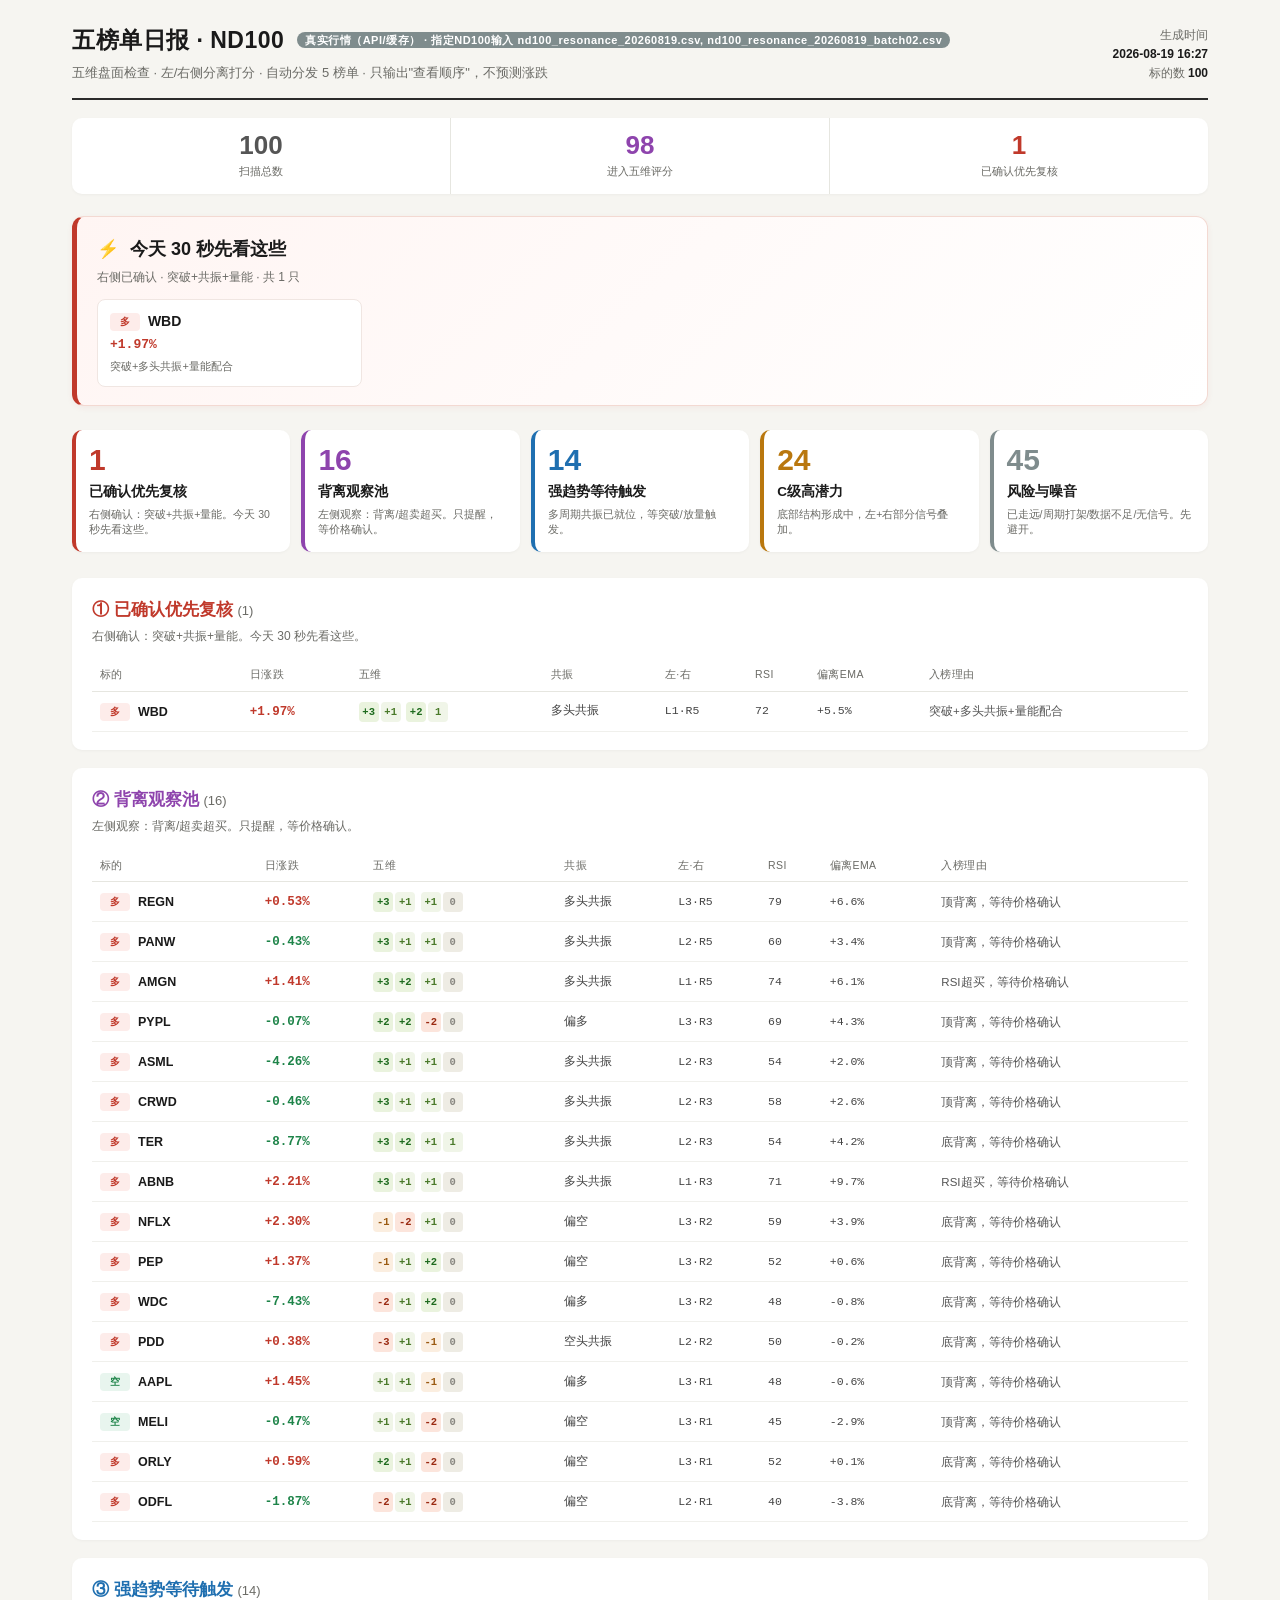
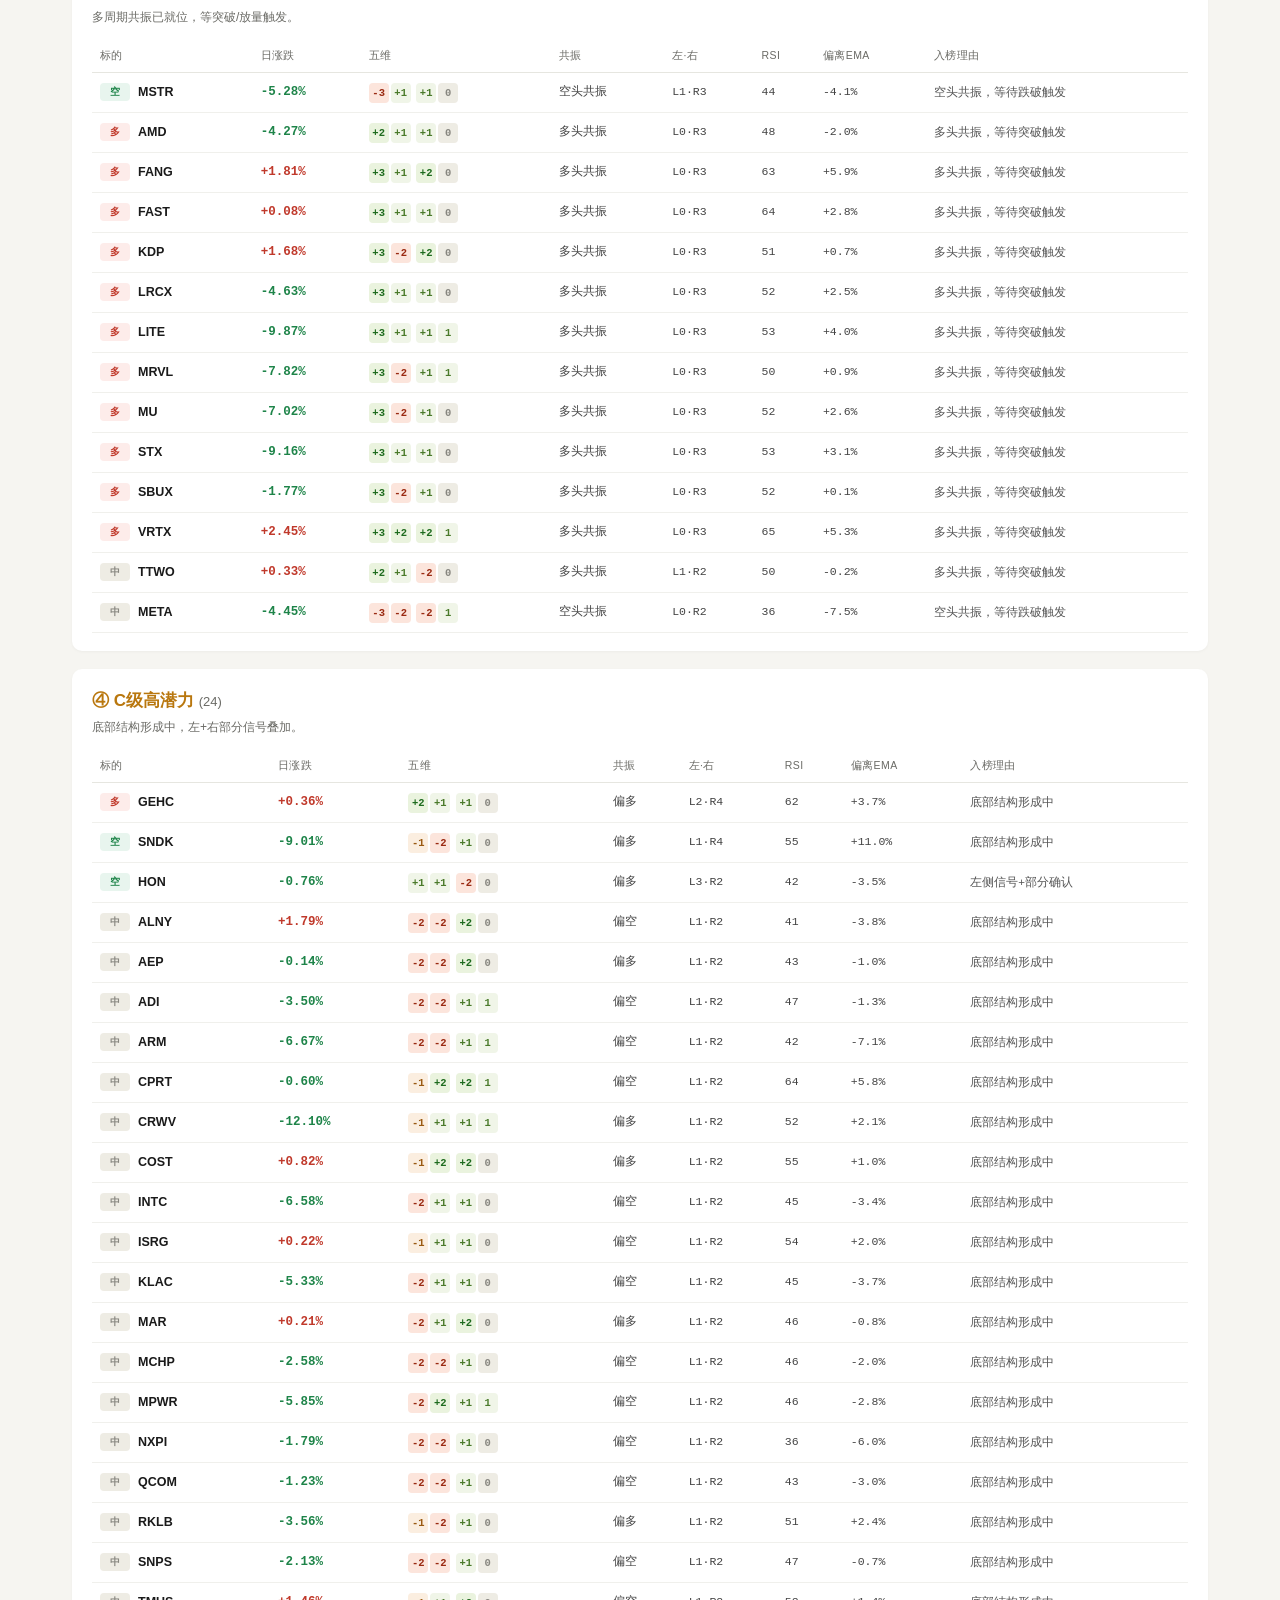
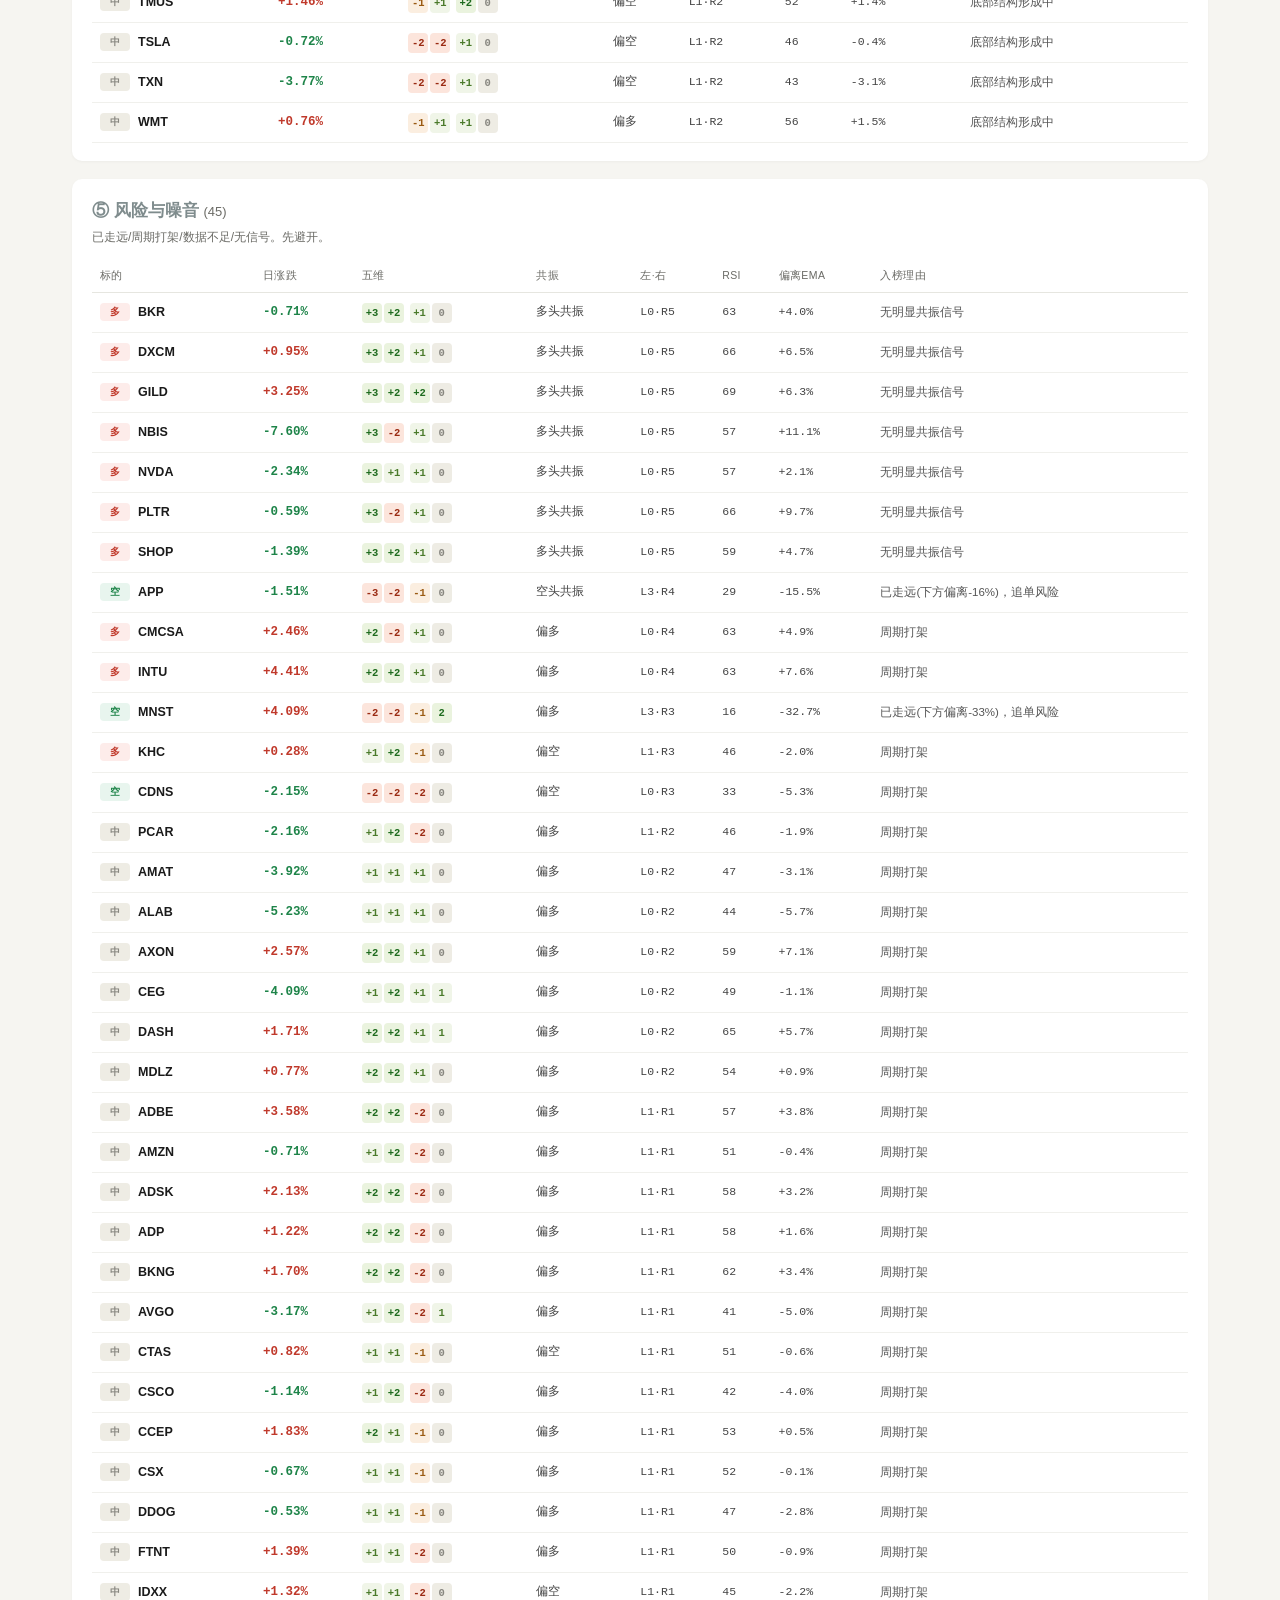
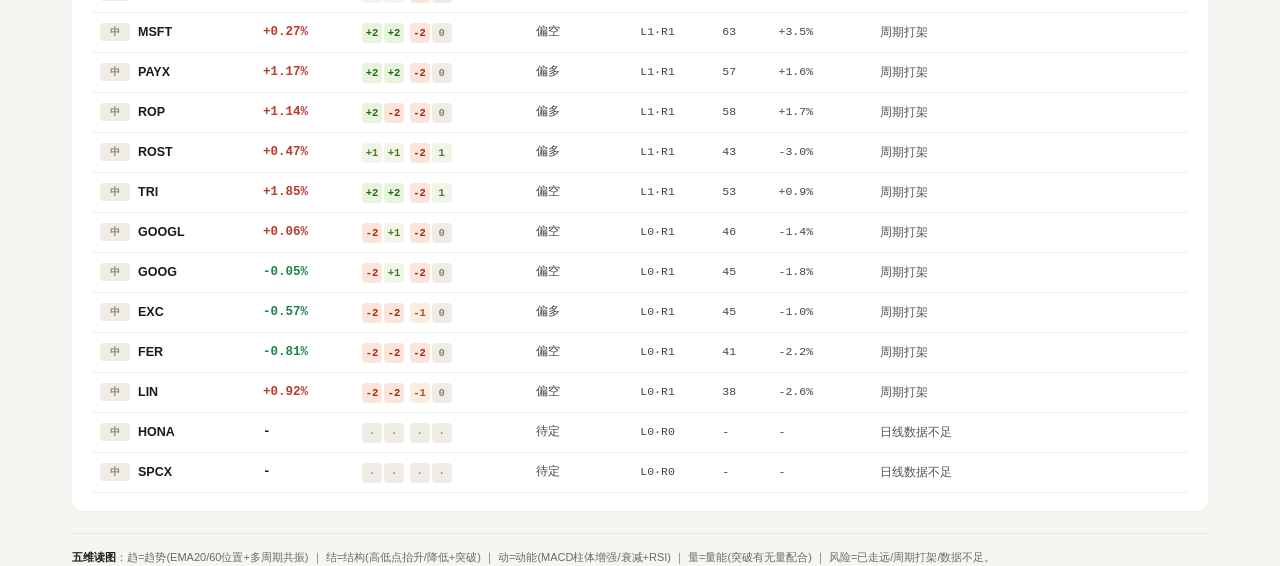
<file: daily/example/20260819/five_rankings_20260819_daily.html>
<!DOCTYPE html>
<html lang="zh-CN"><head><meta charset="utf-8">
<meta name="viewport" content="width=device-width,initial-scale=1">
<title>五榜单日报 · 2026-08-19</title>
<style>
  :root {
    --bg:#f6f5f1; --card:#fff; --txt:#1a1a1a; --mut:#6b6b66; --bd:#e6e6e0;
    --up:#c0392b; --dn:#1e8449;  /* 涨红跌绿（中国习惯） */
  }
  * { box-sizing:border-box; margin:0; padding:0 }
  body { font-family:-apple-system,BlinkMacSystemFont,"PingFang SC","Microsoft YaHei",sans-serif;
    background:var(--bg); color:var(--txt); line-height:1.6; padding:22px; max-width:1180px; margin:0 auto }
  .hd { border-bottom:2px solid #2b2b2b; padding-bottom:14px; margin-bottom:18px; display:flex; justify-content:space-between; align-items:flex-end }
  .hd h1 { font-size:23px; font-weight:700; letter-spacing:.5px }
  .hd .src { font-size:11px; font-weight:600; color:#fff; background:#7F8C8D; padding:2px 8px; border-radius:10px; vertical-align:4px; margin-left:6px }
  .hd .src.live { background:#1e8449 }
  .hd .sub { color:var(--mut); font-size:13px; margin-top:4px }
  .hd .meta { text-align:right; color:var(--mut); font-size:12px }
  .hd .meta b { color:var(--txt); font-weight:600 }

  /* 漏斗 */
  .funnel { display:flex; gap:0; margin:16px 0 22px; background:var(--card); border-radius:10px; overflow:hidden; box-shadow:0 1px 3px rgba(0,0,0,.04) }
  .fstep { flex:1; padding:14px 16px; border-right:1px solid var(--bd); text-align:center }
  .fstep:last-child { border-right:none }
  .fnum { font-size:26px; font-weight:700; line-height:1 }
  .flab { font-size:11px; color:var(--mut); margin-top:5px }
  .fstep.s1 .fnum { color:#555 } .fstep.s2 .fnum { color:#8E44AD } .fstep.s3 .fnum { color:#c0392b }

  /* 30秒先看谁 */
  .callout { background:linear-gradient(135deg,#fff5f3,#fff); border:1px solid #f3d9d2; border-left:5px solid #c0392b;
    border-radius:12px; padding:18px 20px; margin-bottom:24px; box-shadow:0 2px 6px rgba(192,57,43,.06) }
  .callout.empty { border-left-color:#7F8C8D; background:linear-gradient(135deg,#f7f7f5,#fff); border-color:#e0e0d8 }
  .co-hd { font-size:18px; font-weight:700 }
  .co-bolt { margin-right:6px }
  .co-sub { color:var(--mut); font-size:12px; margin:4px 0 12px }
  .co-list { display:grid; grid-template-columns:repeat(auto-fill,minmax(260px,1fr)); gap:10px }
  .pitem { background:#fff; border:1px solid #f0e6e2; border-radius:8px; padding:10px 12px }
  .pti { font-size:14px; font-weight:600 }
  .pnm { font-weight:400; font-size:11px; color:var(--mut); margin-left:4px }
  .pch { font-family:ui-monospace,monospace; font-weight:700; font-size:13px; margin-top:2px }
  .prs { font-size:11px; color:var(--mut); margin-top:3px }
  .up { color:var(--up) } .down { color:var(--dn) }

  /* 概览卡片 */
  .summary { display:grid; grid-template-columns:repeat(5,1fr); gap:11px; margin:0 0 26px }
  .card { background:var(--card); border-radius:10px; padding:15px 13px; border-left:4px solid #ccc;
    box-shadow:0 1px 3px rgba(0,0,0,.04); cursor:default; transition:transform .12s }
  .card:hover { transform:translateY(-2px) }
  .cnum { font-size:30px; font-weight:700; line-height:1 }
  .cname { font-size:13.5px; font-weight:600; margin-top:6px }
  .cdesc { font-size:10.5px; color:var(--mut); margin-top:4px; line-height:1.45 }

  /* 榜单区 */
  .rsec { background:var(--card); border-radius:10px; padding:18px 20px; margin-bottom:18px; box-shadow:0 1px 3px rgba(0,0,0,.04) }
  .rsec h2 { font-size:17px; font-weight:700; margin-bottom:4px }
  .cnt { color:var(--mut); font-weight:400; font-size:13px }
  .rdesc { font-size:12px; color:var(--mut); margin-bottom:12px }
  .empty { color:var(--mut); font-size:13px; padding:10px 0 }
  table { width:100%; border-collapse:collapse; font-size:12.5px }
  th { text-align:left; color:var(--mut); font-weight:500; font-size:10.5px; padding:8px 8px;
    border-bottom:1px solid var(--bd); text-transform:uppercase; letter-spacing:.4px; white-space:nowrap }
  td { padding:9px 8px; border-bottom:1px solid #f0f0ec; vertical-align:middle }
  tr:hover td { background:#fafaf7 }
  .tk { font-weight:600; white-space:nowrap }
  .tk b { margin-left:4px }
  .nm { display:block; font-weight:400; font-size:10.5px; color:var(--mut); margin-left:30px; margin-top:0 }
  .num { font-family:ui-monospace,SFMono-Regular,Menlo,monospace; font-size:11.5px; color:#444; white-space:nowrap }
  .chg { font-family:ui-monospace,monospace; font-weight:700; white-space:nowrap }
  .rs { font-size:11.5px; color:#555 }
  .dims { white-space:nowrap }
  .dimlab { display:none }

  /* 五维徽章 */
  .db { display:inline-block; width:20px; height:20px; line-height:20px; text-align:center;
    border-radius:4px; font-size:10.5px; font-weight:700; margin-right:2px; font-family:ui-monospace,monospace }
  .dp { background:#eaf3de; color:#1e6b1e }   /* 强正 绿 */
  .dl { background:#f0f5e8; color:#4a7a2a }   /* 弱正 */
  .d0 { background:#eeece4; color:#888780 }   /* 中性 */
  .sl { background:#fbeee0; color:#9a5a12 }   /* 弱负 */
  .sp { background:#fce5dc; color:#9a2a12 }   /* 强负 红 */

  /* 方向标签 */
  .tag { display:inline-block; width:30px; height:18px; line-height:18px; text-align:center;
    border-radius:4px; font-size:10px; font-weight:700; margin-right:4px; vertical-align:1px }
  .long { background:#fdecea; color:#c0392b }
  .short { background:#e8f5ee; color:#1e8449 }
  .mid { background:#eeece4; color:#888780 }

  .ft { margin-top:22px; padding-top:14px; border-top:1px solid var(--bd); color:var(--mut); font-size:11px; line-height:1.75 }
  .ft b { color:var(--txt) }
  @media(max-width:760px){
    .summary { grid-template-columns:repeat(2,1fr) }
    .funnel { flex-direction:column }
    .fstep { border-right:none; border-bottom:1px solid var(--bd) }
  }
</style></head>
<body>
  <div class='hd'>
    <div>
      <h1>五榜单日报 · ND100 <span class='src '>真实行情（API/缓存） · 指定ND100输入 nd100_resonance_20260819.csv, nd100_resonance_20260819_batch02.csv</span></h1>
      <div class='sub'>五维盘面检查 · 左/右侧分离打分 · 自动分发 5 榜单 · 只输出"查看顺序"，不预测涨跌</div>
    </div>
    <div class='meta'>生成时间<b><br>2026-08-19 16:27</b><br>标的数<b> 100</b></div>
  </div>

  <div class='funnel'>
    <div class='fstep s1'><div class='fnum'>100</div><div class='flab'>扫描总数</div></div>
    <div class='fstep s2'><div class='fnum'>98</div><div class='flab'>进入五维评分</div></div>
    <div class='fstep s3'><div class='fnum'>1</div><div class='flab'>已确认优先复核</div></div>
  </div>


        <div class='callout'>
          <div class='co-hd'><span class='co-bolt'>⚡</span> 今天 30 秒先看这些</div>
          <div class='co-sub'>右侧已确认 · 突破+共振+量能 · 共 1 只</div>
          <div class='co-list'>
            <div class='pitem'>
              <div class='pti'><span class='tag long'>多</span> <b>WBD</b> <span class='pnm'></span></div>
              <div class='pch up'>+1.97%</div>
              <div class='prs'>突破+多头共振+量能配合</div>
            </div></div>
        </div>

  <div class='summary'>
        <div class='card' style='border-left-color:#C0392B' data-rk='1'>
          <div class='cnum' style='color:#C0392B'>1</div>
          <div class='cname'>已确认优先复核</div>
          <div class='cdesc'>右侧确认：突破+共振+量能。今天 30 秒先看这些。</div>
        </div>
        <div class='card' style='border-left-color:#8E44AD' data-rk='2'>
          <div class='cnum' style='color:#8E44AD'>16</div>
          <div class='cname'>背离观察池</div>
          <div class='cdesc'>左侧观察：背离/超卖超买。只提醒，等价格确认。</div>
        </div>
        <div class='card' style='border-left-color:#1F6FB0' data-rk='3'>
          <div class='cnum' style='color:#1F6FB0'>14</div>
          <div class='cname'>强趋势等待触发</div>
          <div class='cdesc'>多周期共振已就位，等突破/放量触发。</div>
        </div>
        <div class='card' style='border-left-color:#B9770E' data-rk='4'>
          <div class='cnum' style='color:#B9770E'>24</div>
          <div class='cname'>C级高潜力</div>
          <div class='cdesc'>底部结构形成中，左+右部分信号叠加。</div>
        </div>
        <div class='card' style='border-left-color:#7F8C8D' data-rk='5'>
          <div class='cnum' style='color:#7F8C8D'>45</div>
          <div class='cname'>风险与噪音</div>
          <div class='cdesc'>已走远/周期打架/数据不足/无信号。先避开。</div>
        </div></div>


        <section class='rsec' id='rk1'>
          <h2 style='color:#C0392B'>① 已确认优先复核 <span class='cnt'>(1)</span></h2>
          <div class='rdesc'>右侧确认：突破+共振+量能。今天 30 秒先看这些。</div>

          <table class='rtab'>
            <thead><tr>
              <th>标的</th><th>日涨跌</th><th>五维</th><th>共振</th>
              <th>左·右</th><th>RSI</th><th>偏离EMA</th><th>入榜理由</th>
            </tr></thead>
            <tbody>
            <tr>
              <td class='tk'><span class='tag long'>多</span><b>WBD</b><span class='nm'></span></td>
              <td class='chg up'>+1.97%</td>
              <td class='dims'>
                <span class='db dp'>+3</span><span class='db dl'>+1</span>
                <span class='db dp'>+2</span><span class='db dl'>1</span>
                <span class='dimlab'>趋/结/动/量</span>
              </td>
              <td class='num'>多头共振</td>
              <td class='num'>L1·R5</td>
              <td class='num'>72</td>
              <td class='num'>+5.5%</td>
              <td class='rs'>突破+多头共振+量能配合</td>
            </tr></tbody>
          </table>
        </section>
        <section class='rsec' id='rk2'>
          <h2 style='color:#8E44AD'>② 背离观察池 <span class='cnt'>(16)</span></h2>
          <div class='rdesc'>左侧观察：背离/超卖超买。只提醒，等价格确认。</div>

          <table class='rtab'>
            <thead><tr>
              <th>标的</th><th>日涨跌</th><th>五维</th><th>共振</th>
              <th>左·右</th><th>RSI</th><th>偏离EMA</th><th>入榜理由</th>
            </tr></thead>
            <tbody>
            <tr>
              <td class='tk'><span class='tag long'>多</span><b>REGN</b><span class='nm'></span></td>
              <td class='chg up'>+0.53%</td>
              <td class='dims'>
                <span class='db dp'>+3</span><span class='db dl'>+1</span>
                <span class='db dl'>+1</span><span class='db d0'>0</span>
                <span class='dimlab'>趋/结/动/量</span>
              </td>
              <td class='num'>多头共振</td>
              <td class='num'>L3·R5</td>
              <td class='num'>79</td>
              <td class='num'>+6.6%</td>
              <td class='rs'>顶背离，等待价格确认</td>
            </tr>
            <tr>
              <td class='tk'><span class='tag long'>多</span><b>PANW</b><span class='nm'></span></td>
              <td class='chg down'>-0.43%</td>
              <td class='dims'>
                <span class='db dp'>+3</span><span class='db dl'>+1</span>
                <span class='db dl'>+1</span><span class='db d0'>0</span>
                <span class='dimlab'>趋/结/动/量</span>
              </td>
              <td class='num'>多头共振</td>
              <td class='num'>L2·R5</td>
              <td class='num'>60</td>
              <td class='num'>+3.4%</td>
              <td class='rs'>顶背离，等待价格确认</td>
            </tr>
            <tr>
              <td class='tk'><span class='tag long'>多</span><b>AMGN</b><span class='nm'></span></td>
              <td class='chg up'>+1.41%</td>
              <td class='dims'>
                <span class='db dp'>+3</span><span class='db dp'>+2</span>
                <span class='db dl'>+1</span><span class='db d0'>0</span>
                <span class='dimlab'>趋/结/动/量</span>
              </td>
              <td class='num'>多头共振</td>
              <td class='num'>L1·R5</td>
              <td class='num'>74</td>
              <td class='num'>+6.1%</td>
              <td class='rs'>RSI超买，等待价格确认</td>
            </tr>
            <tr>
              <td class='tk'><span class='tag long'>多</span><b>PYPL</b><span class='nm'></span></td>
              <td class='chg down'>-0.07%</td>
              <td class='dims'>
                <span class='db dp'>+2</span><span class='db dp'>+2</span>
                <span class='db sp'>-2</span><span class='db d0'>0</span>
                <span class='dimlab'>趋/结/动/量</span>
              </td>
              <td class='num'>偏多</td>
              <td class='num'>L3·R3</td>
              <td class='num'>69</td>
              <td class='num'>+4.3%</td>
              <td class='rs'>顶背离，等待价格确认</td>
            </tr>
            <tr>
              <td class='tk'><span class='tag long'>多</span><b>ASML</b><span class='nm'></span></td>
              <td class='chg down'>-4.26%</td>
              <td class='dims'>
                <span class='db dp'>+3</span><span class='db dl'>+1</span>
                <span class='db dl'>+1</span><span class='db d0'>0</span>
                <span class='dimlab'>趋/结/动/量</span>
              </td>
              <td class='num'>多头共振</td>
              <td class='num'>L2·R3</td>
              <td class='num'>54</td>
              <td class='num'>+2.0%</td>
              <td class='rs'>顶背离，等待价格确认</td>
            </tr>
            <tr>
              <td class='tk'><span class='tag long'>多</span><b>CRWD</b><span class='nm'></span></td>
              <td class='chg down'>-0.46%</td>
              <td class='dims'>
                <span class='db dp'>+3</span><span class='db dl'>+1</span>
                <span class='db dl'>+1</span><span class='db d0'>0</span>
                <span class='dimlab'>趋/结/动/量</span>
              </td>
              <td class='num'>多头共振</td>
              <td class='num'>L2·R3</td>
              <td class='num'>58</td>
              <td class='num'>+2.6%</td>
              <td class='rs'>顶背离，等待价格确认</td>
            </tr>
            <tr>
              <td class='tk'><span class='tag long'>多</span><b>TER</b><span class='nm'></span></td>
              <td class='chg down'>-8.77%</td>
              <td class='dims'>
                <span class='db dp'>+3</span><span class='db dp'>+2</span>
                <span class='db dl'>+1</span><span class='db dl'>1</span>
                <span class='dimlab'>趋/结/动/量</span>
              </td>
              <td class='num'>多头共振</td>
              <td class='num'>L2·R3</td>
              <td class='num'>54</td>
              <td class='num'>+4.2%</td>
              <td class='rs'>底背离，等待价格确认</td>
            </tr>
            <tr>
              <td class='tk'><span class='tag long'>多</span><b>ABNB</b><span class='nm'></span></td>
              <td class='chg up'>+2.21%</td>
              <td class='dims'>
                <span class='db dp'>+3</span><span class='db dl'>+1</span>
                <span class='db dl'>+1</span><span class='db d0'>0</span>
                <span class='dimlab'>趋/结/动/量</span>
              </td>
              <td class='num'>多头共振</td>
              <td class='num'>L1·R3</td>
              <td class='num'>71</td>
              <td class='num'>+9.7%</td>
              <td class='rs'>RSI超买，等待价格确认</td>
            </tr>
            <tr>
              <td class='tk'><span class='tag long'>多</span><b>NFLX</b><span class='nm'></span></td>
              <td class='chg up'>+2.30%</td>
              <td class='dims'>
                <span class='db sl'>-1</span><span class='db sp'>-2</span>
                <span class='db dl'>+1</span><span class='db d0'>0</span>
                <span class='dimlab'>趋/结/动/量</span>
              </td>
              <td class='num'>偏空</td>
              <td class='num'>L3·R2</td>
              <td class='num'>59</td>
              <td class='num'>+3.9%</td>
              <td class='rs'>底背离，等待价格确认</td>
            </tr>
            <tr>
              <td class='tk'><span class='tag long'>多</span><b>PEP</b><span class='nm'></span></td>
              <td class='chg up'>+1.37%</td>
              <td class='dims'>
                <span class='db sl'>-1</span><span class='db dl'>+1</span>
                <span class='db dp'>+2</span><span class='db d0'>0</span>
                <span class='dimlab'>趋/结/动/量</span>
              </td>
              <td class='num'>偏空</td>
              <td class='num'>L3·R2</td>
              <td class='num'>52</td>
              <td class='num'>+0.6%</td>
              <td class='rs'>底背离，等待价格确认</td>
            </tr>
            <tr>
              <td class='tk'><span class='tag long'>多</span><b>WDC</b><span class='nm'></span></td>
              <td class='chg down'>-7.43%</td>
              <td class='dims'>
                <span class='db sp'>-2</span><span class='db dl'>+1</span>
                <span class='db dp'>+2</span><span class='db d0'>0</span>
                <span class='dimlab'>趋/结/动/量</span>
              </td>
              <td class='num'>偏多</td>
              <td class='num'>L3·R2</td>
              <td class='num'>48</td>
              <td class='num'>-0.8%</td>
              <td class='rs'>底背离，等待价格确认</td>
            </tr>
            <tr>
              <td class='tk'><span class='tag long'>多</span><b>PDD</b><span class='nm'></span></td>
              <td class='chg up'>+0.38%</td>
              <td class='dims'>
                <span class='db sp'>-3</span><span class='db dl'>+1</span>
                <span class='db sl'>-1</span><span class='db d0'>0</span>
                <span class='dimlab'>趋/结/动/量</span>
              </td>
              <td class='num'>空头共振</td>
              <td class='num'>L2·R2</td>
              <td class='num'>50</td>
              <td class='num'>-0.2%</td>
              <td class='rs'>底背离，等待价格确认</td>
            </tr>
            <tr>
              <td class='tk'><span class='tag short'>空</span><b>AAPL</b><span class='nm'></span></td>
              <td class='chg up'>+1.45%</td>
              <td class='dims'>
                <span class='db dl'>+1</span><span class='db dl'>+1</span>
                <span class='db sl'>-1</span><span class='db d0'>0</span>
                <span class='dimlab'>趋/结/动/量</span>
              </td>
              <td class='num'>偏多</td>
              <td class='num'>L3·R1</td>
              <td class='num'>48</td>
              <td class='num'>-0.6%</td>
              <td class='rs'>顶背离，等待价格确认</td>
            </tr>
            <tr>
              <td class='tk'><span class='tag short'>空</span><b>MELI</b><span class='nm'></span></td>
              <td class='chg down'>-0.47%</td>
              <td class='dims'>
                <span class='db dl'>+1</span><span class='db dl'>+1</span>
                <span class='db sp'>-2</span><span class='db d0'>0</span>
                <span class='dimlab'>趋/结/动/量</span>
              </td>
              <td class='num'>偏空</td>
              <td class='num'>L3·R1</td>
              <td class='num'>45</td>
              <td class='num'>-2.9%</td>
              <td class='rs'>顶背离，等待价格确认</td>
            </tr>
            <tr>
              <td class='tk'><span class='tag long'>多</span><b>ORLY</b><span class='nm'></span></td>
              <td class='chg up'>+0.59%</td>
              <td class='dims'>
                <span class='db dp'>+2</span><span class='db dl'>+1</span>
                <span class='db sp'>-2</span><span class='db d0'>0</span>
                <span class='dimlab'>趋/结/动/量</span>
              </td>
              <td class='num'>偏空</td>
              <td class='num'>L3·R1</td>
              <td class='num'>52</td>
              <td class='num'>+0.1%</td>
              <td class='rs'>底背离，等待价格确认</td>
            </tr>
            <tr>
              <td class='tk'><span class='tag long'>多</span><b>ODFL</b><span class='nm'></span></td>
              <td class='chg down'>-1.87%</td>
              <td class='dims'>
                <span class='db sp'>-2</span><span class='db dl'>+1</span>
                <span class='db sp'>-2</span><span class='db d0'>0</span>
                <span class='dimlab'>趋/结/动/量</span>
              </td>
              <td class='num'>偏空</td>
              <td class='num'>L2·R1</td>
              <td class='num'>40</td>
              <td class='num'>-3.8%</td>
              <td class='rs'>底背离，等待价格确认</td>
            </tr></tbody>
          </table>
        </section>
        <section class='rsec' id='rk3'>
          <h2 style='color:#1F6FB0'>③ 强趋势等待触发 <span class='cnt'>(14)</span></h2>
          <div class='rdesc'>多周期共振已就位，等突破/放量触发。</div>

          <table class='rtab'>
            <thead><tr>
              <th>标的</th><th>日涨跌</th><th>五维</th><th>共振</th>
              <th>左·右</th><th>RSI</th><th>偏离EMA</th><th>入榜理由</th>
            </tr></thead>
            <tbody>
            <tr>
              <td class='tk'><span class='tag short'>空</span><b>MSTR</b><span class='nm'></span></td>
              <td class='chg down'>-5.28%</td>
              <td class='dims'>
                <span class='db sp'>-3</span><span class='db dl'>+1</span>
                <span class='db dl'>+1</span><span class='db d0'>0</span>
                <span class='dimlab'>趋/结/动/量</span>
              </td>
              <td class='num'>空头共振</td>
              <td class='num'>L1·R3</td>
              <td class='num'>44</td>
              <td class='num'>-4.1%</td>
              <td class='rs'>空头共振，等待跌破触发</td>
            </tr>
            <tr>
              <td class='tk'><span class='tag long'>多</span><b>AMD</b><span class='nm'></span></td>
              <td class='chg down'>-4.27%</td>
              <td class='dims'>
                <span class='db dp'>+2</span><span class='db dl'>+1</span>
                <span class='db dl'>+1</span><span class='db d0'>0</span>
                <span class='dimlab'>趋/结/动/量</span>
              </td>
              <td class='num'>多头共振</td>
              <td class='num'>L0·R3</td>
              <td class='num'>48</td>
              <td class='num'>-2.0%</td>
              <td class='rs'>多头共振，等待突破触发</td>
            </tr>
            <tr>
              <td class='tk'><span class='tag long'>多</span><b>FANG</b><span class='nm'></span></td>
              <td class='chg up'>+1.81%</td>
              <td class='dims'>
                <span class='db dp'>+3</span><span class='db dl'>+1</span>
                <span class='db dp'>+2</span><span class='db d0'>0</span>
                <span class='dimlab'>趋/结/动/量</span>
              </td>
              <td class='num'>多头共振</td>
              <td class='num'>L0·R3</td>
              <td class='num'>63</td>
              <td class='num'>+5.9%</td>
              <td class='rs'>多头共振，等待突破触发</td>
            </tr>
            <tr>
              <td class='tk'><span class='tag long'>多</span><b>FAST</b><span class='nm'></span></td>
              <td class='chg up'>+0.08%</td>
              <td class='dims'>
                <span class='db dp'>+3</span><span class='db dl'>+1</span>
                <span class='db dl'>+1</span><span class='db d0'>0</span>
                <span class='dimlab'>趋/结/动/量</span>
              </td>
              <td class='num'>多头共振</td>
              <td class='num'>L0·R3</td>
              <td class='num'>64</td>
              <td class='num'>+2.8%</td>
              <td class='rs'>多头共振，等待突破触发</td>
            </tr>
            <tr>
              <td class='tk'><span class='tag long'>多</span><b>KDP</b><span class='nm'></span></td>
              <td class='chg up'>+1.68%</td>
              <td class='dims'>
                <span class='db dp'>+3</span><span class='db sp'>-2</span>
                <span class='db dp'>+2</span><span class='db d0'>0</span>
                <span class='dimlab'>趋/结/动/量</span>
              </td>
              <td class='num'>多头共振</td>
              <td class='num'>L0·R3</td>
              <td class='num'>51</td>
              <td class='num'>+0.7%</td>
              <td class='rs'>多头共振，等待突破触发</td>
            </tr>
            <tr>
              <td class='tk'><span class='tag long'>多</span><b>LRCX</b><span class='nm'></span></td>
              <td class='chg down'>-4.63%</td>
              <td class='dims'>
                <span class='db dp'>+3</span><span class='db dl'>+1</span>
                <span class='db dl'>+1</span><span class='db d0'>0</span>
                <span class='dimlab'>趋/结/动/量</span>
              </td>
              <td class='num'>多头共振</td>
              <td class='num'>L0·R3</td>
              <td class='num'>52</td>
              <td class='num'>+2.5%</td>
              <td class='rs'>多头共振，等待突破触发</td>
            </tr>
            <tr>
              <td class='tk'><span class='tag long'>多</span><b>LITE</b><span class='nm'></span></td>
              <td class='chg down'>-9.87%</td>
              <td class='dims'>
                <span class='db dp'>+3</span><span class='db dl'>+1</span>
                <span class='db dl'>+1</span><span class='db dl'>1</span>
                <span class='dimlab'>趋/结/动/量</span>
              </td>
              <td class='num'>多头共振</td>
              <td class='num'>L0·R3</td>
              <td class='num'>53</td>
              <td class='num'>+4.0%</td>
              <td class='rs'>多头共振，等待突破触发</td>
            </tr>
            <tr>
              <td class='tk'><span class='tag long'>多</span><b>MRVL</b><span class='nm'></span></td>
              <td class='chg down'>-7.82%</td>
              <td class='dims'>
                <span class='db dp'>+3</span><span class='db sp'>-2</span>
                <span class='db dl'>+1</span><span class='db dl'>1</span>
                <span class='dimlab'>趋/结/动/量</span>
              </td>
              <td class='num'>多头共振</td>
              <td class='num'>L0·R3</td>
              <td class='num'>50</td>
              <td class='num'>+0.9%</td>
              <td class='rs'>多头共振，等待突破触发</td>
            </tr>
            <tr>
              <td class='tk'><span class='tag long'>多</span><b>MU</b><span class='nm'></span></td>
              <td class='chg down'>-7.02%</td>
              <td class='dims'>
                <span class='db dp'>+3</span><span class='db sp'>-2</span>
                <span class='db dl'>+1</span><span class='db d0'>0</span>
                <span class='dimlab'>趋/结/动/量</span>
              </td>
              <td class='num'>多头共振</td>
              <td class='num'>L0·R3</td>
              <td class='num'>52</td>
              <td class='num'>+2.6%</td>
              <td class='rs'>多头共振，等待突破触发</td>
            </tr>
            <tr>
              <td class='tk'><span class='tag long'>多</span><b>STX</b><span class='nm'></span></td>
              <td class='chg down'>-9.16%</td>
              <td class='dims'>
                <span class='db dp'>+3</span><span class='db dl'>+1</span>
                <span class='db dl'>+1</span><span class='db d0'>0</span>
                <span class='dimlab'>趋/结/动/量</span>
              </td>
              <td class='num'>多头共振</td>
              <td class='num'>L0·R3</td>
              <td class='num'>53</td>
              <td class='num'>+3.1%</td>
              <td class='rs'>多头共振，等待突破触发</td>
            </tr>
            <tr>
              <td class='tk'><span class='tag long'>多</span><b>SBUX</b><span class='nm'></span></td>
              <td class='chg down'>-1.77%</td>
              <td class='dims'>
                <span class='db dp'>+3</span><span class='db sp'>-2</span>
                <span class='db dl'>+1</span><span class='db d0'>0</span>
                <span class='dimlab'>趋/结/动/量</span>
              </td>
              <td class='num'>多头共振</td>
              <td class='num'>L0·R3</td>
              <td class='num'>52</td>
              <td class='num'>+0.1%</td>
              <td class='rs'>多头共振，等待突破触发</td>
            </tr>
            <tr>
              <td class='tk'><span class='tag long'>多</span><b>VRTX</b><span class='nm'></span></td>
              <td class='chg up'>+2.45%</td>
              <td class='dims'>
                <span class='db dp'>+3</span><span class='db dp'>+2</span>
                <span class='db dp'>+2</span><span class='db dl'>1</span>
                <span class='dimlab'>趋/结/动/量</span>
              </td>
              <td class='num'>多头共振</td>
              <td class='num'>L0·R3</td>
              <td class='num'>65</td>
              <td class='num'>+5.3%</td>
              <td class='rs'>多头共振，等待突破触发</td>
            </tr>
            <tr>
              <td class='tk'><span class='tag mid'>中</span><b>TTWO</b><span class='nm'></span></td>
              <td class='chg up'>+0.33%</td>
              <td class='dims'>
                <span class='db dp'>+2</span><span class='db dl'>+1</span>
                <span class='db sp'>-2</span><span class='db d0'>0</span>
                <span class='dimlab'>趋/结/动/量</span>
              </td>
              <td class='num'>多头共振</td>
              <td class='num'>L1·R2</td>
              <td class='num'>50</td>
              <td class='num'>-0.2%</td>
              <td class='rs'>多头共振，等待突破触发</td>
            </tr>
            <tr>
              <td class='tk'><span class='tag mid'>中</span><b>META</b><span class='nm'></span></td>
              <td class='chg down'>-4.45%</td>
              <td class='dims'>
                <span class='db sp'>-3</span><span class='db sp'>-2</span>
                <span class='db sp'>-2</span><span class='db dl'>1</span>
                <span class='dimlab'>趋/结/动/量</span>
              </td>
              <td class='num'>空头共振</td>
              <td class='num'>L0·R2</td>
              <td class='num'>36</td>
              <td class='num'>-7.5%</td>
              <td class='rs'>空头共振，等待跌破触发</td>
            </tr></tbody>
          </table>
        </section>
        <section class='rsec' id='rk4'>
          <h2 style='color:#B9770E'>④ C级高潜力 <span class='cnt'>(24)</span></h2>
          <div class='rdesc'>底部结构形成中，左+右部分信号叠加。</div>

          <table class='rtab'>
            <thead><tr>
              <th>标的</th><th>日涨跌</th><th>五维</th><th>共振</th>
              <th>左·右</th><th>RSI</th><th>偏离EMA</th><th>入榜理由</th>
            </tr></thead>
            <tbody>
            <tr>
              <td class='tk'><span class='tag long'>多</span><b>GEHC</b><span class='nm'></span></td>
              <td class='chg up'>+0.36%</td>
              <td class='dims'>
                <span class='db dp'>+2</span><span class='db dl'>+1</span>
                <span class='db dl'>+1</span><span class='db d0'>0</span>
                <span class='dimlab'>趋/结/动/量</span>
              </td>
              <td class='num'>偏多</td>
              <td class='num'>L2·R4</td>
              <td class='num'>62</td>
              <td class='num'>+3.7%</td>
              <td class='rs'>底部结构形成中</td>
            </tr>
            <tr>
              <td class='tk'><span class='tag short'>空</span><b>SNDK</b><span class='nm'></span></td>
              <td class='chg down'>-9.01%</td>
              <td class='dims'>
                <span class='db sl'>-1</span><span class='db sp'>-2</span>
                <span class='db dl'>+1</span><span class='db d0'>0</span>
                <span class='dimlab'>趋/结/动/量</span>
              </td>
              <td class='num'>偏多</td>
              <td class='num'>L1·R4</td>
              <td class='num'>55</td>
              <td class='num'>+11.0%</td>
              <td class='rs'>底部结构形成中</td>
            </tr>
            <tr>
              <td class='tk'><span class='tag short'>空</span><b>HON</b><span class='nm'></span></td>
              <td class='chg down'>-0.76%</td>
              <td class='dims'>
                <span class='db dl'>+1</span><span class='db dl'>+1</span>
                <span class='db sp'>-2</span><span class='db d0'>0</span>
                <span class='dimlab'>趋/结/动/量</span>
              </td>
              <td class='num'>偏多</td>
              <td class='num'>L3·R2</td>
              <td class='num'>42</td>
              <td class='num'>-3.5%</td>
              <td class='rs'>左侧信号+部分确认</td>
            </tr>
            <tr>
              <td class='tk'><span class='tag mid'>中</span><b>ALNY</b><span class='nm'></span></td>
              <td class='chg up'>+1.79%</td>
              <td class='dims'>
                <span class='db sp'>-2</span><span class='db sp'>-2</span>
                <span class='db dp'>+2</span><span class='db d0'>0</span>
                <span class='dimlab'>趋/结/动/量</span>
              </td>
              <td class='num'>偏空</td>
              <td class='num'>L1·R2</td>
              <td class='num'>41</td>
              <td class='num'>-3.8%</td>
              <td class='rs'>底部结构形成中</td>
            </tr>
            <tr>
              <td class='tk'><span class='tag mid'>中</span><b>AEP</b><span class='nm'></span></td>
              <td class='chg down'>-0.14%</td>
              <td class='dims'>
                <span class='db sp'>-2</span><span class='db sp'>-2</span>
                <span class='db dp'>+2</span><span class='db d0'>0</span>
                <span class='dimlab'>趋/结/动/量</span>
              </td>
              <td class='num'>偏多</td>
              <td class='num'>L1·R2</td>
              <td class='num'>43</td>
              <td class='num'>-1.0%</td>
              <td class='rs'>底部结构形成中</td>
            </tr>
            <tr>
              <td class='tk'><span class='tag mid'>中</span><b>ADI</b><span class='nm'></span></td>
              <td class='chg down'>-3.50%</td>
              <td class='dims'>
                <span class='db sp'>-2</span><span class='db sp'>-2</span>
                <span class='db dl'>+1</span><span class='db dl'>1</span>
                <span class='dimlab'>趋/结/动/量</span>
              </td>
              <td class='num'>偏空</td>
              <td class='num'>L1·R2</td>
              <td class='num'>47</td>
              <td class='num'>-1.3%</td>
              <td class='rs'>底部结构形成中</td>
            </tr>
            <tr>
              <td class='tk'><span class='tag mid'>中</span><b>ARM</b><span class='nm'></span></td>
              <td class='chg down'>-6.67%</td>
              <td class='dims'>
                <span class='db sp'>-2</span><span class='db sp'>-2</span>
                <span class='db dl'>+1</span><span class='db dl'>1</span>
                <span class='dimlab'>趋/结/动/量</span>
              </td>
              <td class='num'>偏空</td>
              <td class='num'>L1·R2</td>
              <td class='num'>42</td>
              <td class='num'>-7.1%</td>
              <td class='rs'>底部结构形成中</td>
            </tr>
            <tr>
              <td class='tk'><span class='tag mid'>中</span><b>CPRT</b><span class='nm'></span></td>
              <td class='chg down'>-0.60%</td>
              <td class='dims'>
                <span class='db sl'>-1</span><span class='db dp'>+2</span>
                <span class='db dp'>+2</span><span class='db dl'>1</span>
                <span class='dimlab'>趋/结/动/量</span>
              </td>
              <td class='num'>偏空</td>
              <td class='num'>L1·R2</td>
              <td class='num'>64</td>
              <td class='num'>+5.8%</td>
              <td class='rs'>底部结构形成中</td>
            </tr>
            <tr>
              <td class='tk'><span class='tag mid'>中</span><b>CRWV</b><span class='nm'></span></td>
              <td class='chg down'>-12.10%</td>
              <td class='dims'>
                <span class='db sl'>-1</span><span class='db dl'>+1</span>
                <span class='db dl'>+1</span><span class='db dl'>1</span>
                <span class='dimlab'>趋/结/动/量</span>
              </td>
              <td class='num'>偏多</td>
              <td class='num'>L1·R2</td>
              <td class='num'>52</td>
              <td class='num'>+2.1%</td>
              <td class='rs'>底部结构形成中</td>
            </tr>
            <tr>
              <td class='tk'><span class='tag mid'>中</span><b>COST</b><span class='nm'></span></td>
              <td class='chg up'>+0.82%</td>
              <td class='dims'>
                <span class='db sl'>-1</span><span class='db dp'>+2</span>
                <span class='db dp'>+2</span><span class='db d0'>0</span>
                <span class='dimlab'>趋/结/动/量</span>
              </td>
              <td class='num'>偏多</td>
              <td class='num'>L1·R2</td>
              <td class='num'>55</td>
              <td class='num'>+1.0%</td>
              <td class='rs'>底部结构形成中</td>
            </tr>
            <tr>
              <td class='tk'><span class='tag mid'>中</span><b>INTC</b><span class='nm'></span></td>
              <td class='chg down'>-6.58%</td>
              <td class='dims'>
                <span class='db sp'>-2</span><span class='db dl'>+1</span>
                <span class='db dl'>+1</span><span class='db d0'>0</span>
                <span class='dimlab'>趋/结/动/量</span>
              </td>
              <td class='num'>偏空</td>
              <td class='num'>L1·R2</td>
              <td class='num'>45</td>
              <td class='num'>-3.4%</td>
              <td class='rs'>底部结构形成中</td>
            </tr>
            <tr>
              <td class='tk'><span class='tag mid'>中</span><b>ISRG</b><span class='nm'></span></td>
              <td class='chg up'>+0.22%</td>
              <td class='dims'>
                <span class='db sl'>-1</span><span class='db dl'>+1</span>
                <span class='db dl'>+1</span><span class='db d0'>0</span>
                <span class='dimlab'>趋/结/动/量</span>
              </td>
              <td class='num'>偏空</td>
              <td class='num'>L1·R2</td>
              <td class='num'>54</td>
              <td class='num'>+2.0%</td>
              <td class='rs'>底部结构形成中</td>
            </tr>
            <tr>
              <td class='tk'><span class='tag mid'>中</span><b>KLAC</b><span class='nm'></span></td>
              <td class='chg down'>-5.33%</td>
              <td class='dims'>
                <span class='db sp'>-2</span><span class='db dl'>+1</span>
                <span class='db dl'>+1</span><span class='db d0'>0</span>
                <span class='dimlab'>趋/结/动/量</span>
              </td>
              <td class='num'>偏空</td>
              <td class='num'>L1·R2</td>
              <td class='num'>45</td>
              <td class='num'>-3.7%</td>
              <td class='rs'>底部结构形成中</td>
            </tr>
            <tr>
              <td class='tk'><span class='tag mid'>中</span><b>MAR</b><span class='nm'></span></td>
              <td class='chg up'>+0.21%</td>
              <td class='dims'>
                <span class='db sp'>-2</span><span class='db dl'>+1</span>
                <span class='db dp'>+2</span><span class='db d0'>0</span>
                <span class='dimlab'>趋/结/动/量</span>
              </td>
              <td class='num'>偏多</td>
              <td class='num'>L1·R2</td>
              <td class='num'>46</td>
              <td class='num'>-0.8%</td>
              <td class='rs'>底部结构形成中</td>
            </tr>
            <tr>
              <td class='tk'><span class='tag mid'>中</span><b>MCHP</b><span class='nm'></span></td>
              <td class='chg down'>-2.58%</td>
              <td class='dims'>
                <span class='db sp'>-2</span><span class='db sp'>-2</span>
                <span class='db dl'>+1</span><span class='db d0'>0</span>
                <span class='dimlab'>趋/结/动/量</span>
              </td>
              <td class='num'>偏空</td>
              <td class='num'>L1·R2</td>
              <td class='num'>46</td>
              <td class='num'>-2.0%</td>
              <td class='rs'>底部结构形成中</td>
            </tr>
            <tr>
              <td class='tk'><span class='tag mid'>中</span><b>MPWR</b><span class='nm'></span></td>
              <td class='chg down'>-5.85%</td>
              <td class='dims'>
                <span class='db sp'>-2</span><span class='db dp'>+2</span>
                <span class='db dl'>+1</span><span class='db dl'>1</span>
                <span class='dimlab'>趋/结/动/量</span>
              </td>
              <td class='num'>偏空</td>
              <td class='num'>L1·R2</td>
              <td class='num'>46</td>
              <td class='num'>-2.8%</td>
              <td class='rs'>底部结构形成中</td>
            </tr>
            <tr>
              <td class='tk'><span class='tag mid'>中</span><b>NXPI</b><span class='nm'></span></td>
              <td class='chg down'>-1.79%</td>
              <td class='dims'>
                <span class='db sp'>-2</span><span class='db sp'>-2</span>
                <span class='db dl'>+1</span><span class='db d0'>0</span>
                <span class='dimlab'>趋/结/动/量</span>
              </td>
              <td class='num'>偏空</td>
              <td class='num'>L1·R2</td>
              <td class='num'>36</td>
              <td class='num'>-6.0%</td>
              <td class='rs'>底部结构形成中</td>
            </tr>
            <tr>
              <td class='tk'><span class='tag mid'>中</span><b>QCOM</b><span class='nm'></span></td>
              <td class='chg down'>-1.23%</td>
              <td class='dims'>
                <span class='db sp'>-2</span><span class='db sp'>-2</span>
                <span class='db dl'>+1</span><span class='db d0'>0</span>
                <span class='dimlab'>趋/结/动/量</span>
              </td>
              <td class='num'>偏空</td>
              <td class='num'>L1·R2</td>
              <td class='num'>43</td>
              <td class='num'>-3.0%</td>
              <td class='rs'>底部结构形成中</td>
            </tr>
            <tr>
              <td class='tk'><span class='tag mid'>中</span><b>RKLB</b><span class='nm'></span></td>
              <td class='chg down'>-3.56%</td>
              <td class='dims'>
                <span class='db sl'>-1</span><span class='db sp'>-2</span>
                <span class='db dl'>+1</span><span class='db d0'>0</span>
                <span class='dimlab'>趋/结/动/量</span>
              </td>
              <td class='num'>偏多</td>
              <td class='num'>L1·R2</td>
              <td class='num'>51</td>
              <td class='num'>+2.4%</td>
              <td class='rs'>底部结构形成中</td>
            </tr>
            <tr>
              <td class='tk'><span class='tag mid'>中</span><b>SNPS</b><span class='nm'></span></td>
              <td class='chg down'>-2.13%</td>
              <td class='dims'>
                <span class='db sp'>-2</span><span class='db sp'>-2</span>
                <span class='db dl'>+1</span><span class='db d0'>0</span>
                <span class='dimlab'>趋/结/动/量</span>
              </td>
              <td class='num'>偏空</td>
              <td class='num'>L1·R2</td>
              <td class='num'>47</td>
              <td class='num'>-0.7%</td>
              <td class='rs'>底部结构形成中</td>
            </tr>
            <tr>
              <td class='tk'><span class='tag mid'>中</span><b>TMUS</b><span class='nm'></span></td>
              <td class='chg up'>+1.46%</td>
              <td class='dims'>
                <span class='db sl'>-1</span><span class='db dl'>+1</span>
                <span class='db dp'>+2</span><span class='db d0'>0</span>
                <span class='dimlab'>趋/结/动/量</span>
              </td>
              <td class='num'>偏空</td>
              <td class='num'>L1·R2</td>
              <td class='num'>52</td>
              <td class='num'>+1.4%</td>
              <td class='rs'>底部结构形成中</td>
            </tr>
            <tr>
              <td class='tk'><span class='tag mid'>中</span><b>TSLA</b><span class='nm'></span></td>
              <td class='chg down'>-0.72%</td>
              <td class='dims'>
                <span class='db sp'>-2</span><span class='db sp'>-2</span>
                <span class='db dl'>+1</span><span class='db d0'>0</span>
                <span class='dimlab'>趋/结/动/量</span>
              </td>
              <td class='num'>偏空</td>
              <td class='num'>L1·R2</td>
              <td class='num'>46</td>
              <td class='num'>-0.4%</td>
              <td class='rs'>底部结构形成中</td>
            </tr>
            <tr>
              <td class='tk'><span class='tag mid'>中</span><b>TXN</b><span class='nm'></span></td>
              <td class='chg down'>-3.77%</td>
              <td class='dims'>
                <span class='db sp'>-2</span><span class='db sp'>-2</span>
                <span class='db dl'>+1</span><span class='db d0'>0</span>
                <span class='dimlab'>趋/结/动/量</span>
              </td>
              <td class='num'>偏空</td>
              <td class='num'>L1·R2</td>
              <td class='num'>43</td>
              <td class='num'>-3.1%</td>
              <td class='rs'>底部结构形成中</td>
            </tr>
            <tr>
              <td class='tk'><span class='tag mid'>中</span><b>WMT</b><span class='nm'></span></td>
              <td class='chg up'>+0.76%</td>
              <td class='dims'>
                <span class='db sl'>-1</span><span class='db dl'>+1</span>
                <span class='db dl'>+1</span><span class='db d0'>0</span>
                <span class='dimlab'>趋/结/动/量</span>
              </td>
              <td class='num'>偏多</td>
              <td class='num'>L1·R2</td>
              <td class='num'>56</td>
              <td class='num'>+1.5%</td>
              <td class='rs'>底部结构形成中</td>
            </tr></tbody>
          </table>
        </section>
        <section class='rsec' id='rk5'>
          <h2 style='color:#7F8C8D'>⑤ 风险与噪音 <span class='cnt'>(45)</span></h2>
          <div class='rdesc'>已走远/周期打架/数据不足/无信号。先避开。</div>

          <table class='rtab'>
            <thead><tr>
              <th>标的</th><th>日涨跌</th><th>五维</th><th>共振</th>
              <th>左·右</th><th>RSI</th><th>偏离EMA</th><th>入榜理由</th>
            </tr></thead>
            <tbody>
            <tr>
              <td class='tk'><span class='tag long'>多</span><b>BKR</b><span class='nm'></span></td>
              <td class='chg down'>-0.71%</td>
              <td class='dims'>
                <span class='db dp'>+3</span><span class='db dp'>+2</span>
                <span class='db dl'>+1</span><span class='db d0'>0</span>
                <span class='dimlab'>趋/结/动/量</span>
              </td>
              <td class='num'>多头共振</td>
              <td class='num'>L0·R5</td>
              <td class='num'>63</td>
              <td class='num'>+4.0%</td>
              <td class='rs'>无明显共振信号</td>
            </tr>
            <tr>
              <td class='tk'><span class='tag long'>多</span><b>DXCM</b><span class='nm'></span></td>
              <td class='chg up'>+0.95%</td>
              <td class='dims'>
                <span class='db dp'>+3</span><span class='db dp'>+2</span>
                <span class='db dl'>+1</span><span class='db d0'>0</span>
                <span class='dimlab'>趋/结/动/量</span>
              </td>
              <td class='num'>多头共振</td>
              <td class='num'>L0·R5</td>
              <td class='num'>66</td>
              <td class='num'>+6.5%</td>
              <td class='rs'>无明显共振信号</td>
            </tr>
            <tr>
              <td class='tk'><span class='tag long'>多</span><b>GILD</b><span class='nm'></span></td>
              <td class='chg up'>+3.25%</td>
              <td class='dims'>
                <span class='db dp'>+3</span><span class='db dp'>+2</span>
                <span class='db dp'>+2</span><span class='db d0'>0</span>
                <span class='dimlab'>趋/结/动/量</span>
              </td>
              <td class='num'>多头共振</td>
              <td class='num'>L0·R5</td>
              <td class='num'>69</td>
              <td class='num'>+6.3%</td>
              <td class='rs'>无明显共振信号</td>
            </tr>
            <tr>
              <td class='tk'><span class='tag long'>多</span><b>NBIS</b><span class='nm'></span></td>
              <td class='chg down'>-7.60%</td>
              <td class='dims'>
                <span class='db dp'>+3</span><span class='db sp'>-2</span>
                <span class='db dl'>+1</span><span class='db d0'>0</span>
                <span class='dimlab'>趋/结/动/量</span>
              </td>
              <td class='num'>多头共振</td>
              <td class='num'>L0·R5</td>
              <td class='num'>57</td>
              <td class='num'>+11.1%</td>
              <td class='rs'>无明显共振信号</td>
            </tr>
            <tr>
              <td class='tk'><span class='tag long'>多</span><b>NVDA</b><span class='nm'></span></td>
              <td class='chg down'>-2.34%</td>
              <td class='dims'>
                <span class='db dp'>+3</span><span class='db dl'>+1</span>
                <span class='db dl'>+1</span><span class='db d0'>0</span>
                <span class='dimlab'>趋/结/动/量</span>
              </td>
              <td class='num'>多头共振</td>
              <td class='num'>L0·R5</td>
              <td class='num'>57</td>
              <td class='num'>+2.1%</td>
              <td class='rs'>无明显共振信号</td>
            </tr>
            <tr>
              <td class='tk'><span class='tag long'>多</span><b>PLTR</b><span class='nm'></span></td>
              <td class='chg down'>-0.59%</td>
              <td class='dims'>
                <span class='db dp'>+3</span><span class='db sp'>-2</span>
                <span class='db dl'>+1</span><span class='db d0'>0</span>
                <span class='dimlab'>趋/结/动/量</span>
              </td>
              <td class='num'>多头共振</td>
              <td class='num'>L0·R5</td>
              <td class='num'>66</td>
              <td class='num'>+9.7%</td>
              <td class='rs'>无明显共振信号</td>
            </tr>
            <tr>
              <td class='tk'><span class='tag long'>多</span><b>SHOP</b><span class='nm'></span></td>
              <td class='chg down'>-1.39%</td>
              <td class='dims'>
                <span class='db dp'>+3</span><span class='db dp'>+2</span>
                <span class='db dl'>+1</span><span class='db d0'>0</span>
                <span class='dimlab'>趋/结/动/量</span>
              </td>
              <td class='num'>多头共振</td>
              <td class='num'>L0·R5</td>
              <td class='num'>59</td>
              <td class='num'>+4.7%</td>
              <td class='rs'>无明显共振信号</td>
            </tr>
            <tr>
              <td class='tk'><span class='tag short'>空</span><b>APP</b><span class='nm'></span></td>
              <td class='chg down'>-1.51%</td>
              <td class='dims'>
                <span class='db sp'>-3</span><span class='db sp'>-2</span>
                <span class='db sl'>-1</span><span class='db d0'>0</span>
                <span class='dimlab'>趋/结/动/量</span>
              </td>
              <td class='num'>空头共振</td>
              <td class='num'>L3·R4</td>
              <td class='num'>29</td>
              <td class='num'>-15.5%</td>
              <td class='rs'>已走远(下方偏离-16%)，追单风险</td>
            </tr>
            <tr>
              <td class='tk'><span class='tag long'>多</span><b>CMCSA</b><span class='nm'></span></td>
              <td class='chg up'>+2.46%</td>
              <td class='dims'>
                <span class='db dp'>+2</span><span class='db sp'>-2</span>
                <span class='db dl'>+1</span><span class='db d0'>0</span>
                <span class='dimlab'>趋/结/动/量</span>
              </td>
              <td class='num'>偏多</td>
              <td class='num'>L0·R4</td>
              <td class='num'>63</td>
              <td class='num'>+4.9%</td>
              <td class='rs'>周期打架</td>
            </tr>
            <tr>
              <td class='tk'><span class='tag long'>多</span><b>INTU</b><span class='nm'></span></td>
              <td class='chg up'>+4.41%</td>
              <td class='dims'>
                <span class='db dp'>+2</span><span class='db dp'>+2</span>
                <span class='db dl'>+1</span><span class='db d0'>0</span>
                <span class='dimlab'>趋/结/动/量</span>
              </td>
              <td class='num'>偏多</td>
              <td class='num'>L0·R4</td>
              <td class='num'>63</td>
              <td class='num'>+7.6%</td>
              <td class='rs'>周期打架</td>
            </tr>
            <tr>
              <td class='tk'><span class='tag short'>空</span><b>MNST</b><span class='nm'></span></td>
              <td class='chg up'>+4.09%</td>
              <td class='dims'>
                <span class='db sp'>-2</span><span class='db sp'>-2</span>
                <span class='db sl'>-1</span><span class='db dp'>2</span>
                <span class='dimlab'>趋/结/动/量</span>
              </td>
              <td class='num'>偏多</td>
              <td class='num'>L3·R3</td>
              <td class='num'>16</td>
              <td class='num'>-32.7%</td>
              <td class='rs'>已走远(下方偏离-33%)，追单风险</td>
            </tr>
            <tr>
              <td class='tk'><span class='tag long'>多</span><b>KHC</b><span class='nm'></span></td>
              <td class='chg up'>+0.28%</td>
              <td class='dims'>
                <span class='db dl'>+1</span><span class='db dp'>+2</span>
                <span class='db sl'>-1</span><span class='db d0'>0</span>
                <span class='dimlab'>趋/结/动/量</span>
              </td>
              <td class='num'>偏空</td>
              <td class='num'>L1·R3</td>
              <td class='num'>46</td>
              <td class='num'>-2.0%</td>
              <td class='rs'>周期打架</td>
            </tr>
            <tr>
              <td class='tk'><span class='tag short'>空</span><b>CDNS</b><span class='nm'></span></td>
              <td class='chg down'>-2.15%</td>
              <td class='dims'>
                <span class='db sp'>-2</span><span class='db sp'>-2</span>
                <span class='db sp'>-2</span><span class='db d0'>0</span>
                <span class='dimlab'>趋/结/动/量</span>
              </td>
              <td class='num'>偏空</td>
              <td class='num'>L0·R3</td>
              <td class='num'>33</td>
              <td class='num'>-5.3%</td>
              <td class='rs'>周期打架</td>
            </tr>
            <tr>
              <td class='tk'><span class='tag mid'>中</span><b>PCAR</b><span class='nm'></span></td>
              <td class='chg down'>-2.16%</td>
              <td class='dims'>
                <span class='db dl'>+1</span><span class='db dp'>+2</span>
                <span class='db sp'>-2</span><span class='db d0'>0</span>
                <span class='dimlab'>趋/结/动/量</span>
              </td>
              <td class='num'>偏多</td>
              <td class='num'>L1·R2</td>
              <td class='num'>46</td>
              <td class='num'>-1.9%</td>
              <td class='rs'>周期打架</td>
            </tr>
            <tr>
              <td class='tk'><span class='tag mid'>中</span><b>AMAT</b><span class='nm'></span></td>
              <td class='chg down'>-3.92%</td>
              <td class='dims'>
                <span class='db dl'>+1</span><span class='db dl'>+1</span>
                <span class='db dl'>+1</span><span class='db d0'>0</span>
                <span class='dimlab'>趋/结/动/量</span>
              </td>
              <td class='num'>偏多</td>
              <td class='num'>L0·R2</td>
              <td class='num'>47</td>
              <td class='num'>-3.1%</td>
              <td class='rs'>周期打架</td>
            </tr>
            <tr>
              <td class='tk'><span class='tag mid'>中</span><b>ALAB</b><span class='nm'></span></td>
              <td class='chg down'>-5.23%</td>
              <td class='dims'>
                <span class='db dl'>+1</span><span class='db dl'>+1</span>
                <span class='db dl'>+1</span><span class='db d0'>0</span>
                <span class='dimlab'>趋/结/动/量</span>
              </td>
              <td class='num'>偏多</td>
              <td class='num'>L0·R2</td>
              <td class='num'>44</td>
              <td class='num'>-5.7%</td>
              <td class='rs'>周期打架</td>
            </tr>
            <tr>
              <td class='tk'><span class='tag mid'>中</span><b>AXON</b><span class='nm'></span></td>
              <td class='chg up'>+2.57%</td>
              <td class='dims'>
                <span class='db dp'>+2</span><span class='db dp'>+2</span>
                <span class='db dl'>+1</span><span class='db d0'>0</span>
                <span class='dimlab'>趋/结/动/量</span>
              </td>
              <td class='num'>偏多</td>
              <td class='num'>L0·R2</td>
              <td class='num'>59</td>
              <td class='num'>+7.1%</td>
              <td class='rs'>周期打架</td>
            </tr>
            <tr>
              <td class='tk'><span class='tag mid'>中</span><b>CEG</b><span class='nm'></span></td>
              <td class='chg down'>-4.09%</td>
              <td class='dims'>
                <span class='db dl'>+1</span><span class='db dp'>+2</span>
                <span class='db dl'>+1</span><span class='db dl'>1</span>
                <span class='dimlab'>趋/结/动/量</span>
              </td>
              <td class='num'>偏多</td>
              <td class='num'>L0·R2</td>
              <td class='num'>49</td>
              <td class='num'>-1.1%</td>
              <td class='rs'>周期打架</td>
            </tr>
            <tr>
              <td class='tk'><span class='tag mid'>中</span><b>DASH</b><span class='nm'></span></td>
              <td class='chg up'>+1.71%</td>
              <td class='dims'>
                <span class='db dp'>+2</span><span class='db dp'>+2</span>
                <span class='db dl'>+1</span><span class='db dl'>1</span>
                <span class='dimlab'>趋/结/动/量</span>
              </td>
              <td class='num'>偏多</td>
              <td class='num'>L0·R2</td>
              <td class='num'>65</td>
              <td class='num'>+5.7%</td>
              <td class='rs'>周期打架</td>
            </tr>
            <tr>
              <td class='tk'><span class='tag mid'>中</span><b>MDLZ</b><span class='nm'></span></td>
              <td class='chg up'>+0.77%</td>
              <td class='dims'>
                <span class='db dp'>+2</span><span class='db dp'>+2</span>
                <span class='db dl'>+1</span><span class='db d0'>0</span>
                <span class='dimlab'>趋/结/动/量</span>
              </td>
              <td class='num'>偏多</td>
              <td class='num'>L0·R2</td>
              <td class='num'>54</td>
              <td class='num'>+0.9%</td>
              <td class='rs'>周期打架</td>
            </tr>
            <tr>
              <td class='tk'><span class='tag mid'>中</span><b>ADBE</b><span class='nm'></span></td>
              <td class='chg up'>+3.58%</td>
              <td class='dims'>
                <span class='db dp'>+2</span><span class='db dp'>+2</span>
                <span class='db sp'>-2</span><span class='db d0'>0</span>
                <span class='dimlab'>趋/结/动/量</span>
              </td>
              <td class='num'>偏多</td>
              <td class='num'>L1·R1</td>
              <td class='num'>57</td>
              <td class='num'>+3.8%</td>
              <td class='rs'>周期打架</td>
            </tr>
            <tr>
              <td class='tk'><span class='tag mid'>中</span><b>AMZN</b><span class='nm'></span></td>
              <td class='chg down'>-0.71%</td>
              <td class='dims'>
                <span class='db dl'>+1</span><span class='db dp'>+2</span>
                <span class='db sp'>-2</span><span class='db d0'>0</span>
                <span class='dimlab'>趋/结/动/量</span>
              </td>
              <td class='num'>偏多</td>
              <td class='num'>L1·R1</td>
              <td class='num'>51</td>
              <td class='num'>-0.4%</td>
              <td class='rs'>周期打架</td>
            </tr>
            <tr>
              <td class='tk'><span class='tag mid'>中</span><b>ADSK</b><span class='nm'></span></td>
              <td class='chg up'>+2.13%</td>
              <td class='dims'>
                <span class='db dp'>+2</span><span class='db dp'>+2</span>
                <span class='db sp'>-2</span><span class='db d0'>0</span>
                <span class='dimlab'>趋/结/动/量</span>
              </td>
              <td class='num'>偏多</td>
              <td class='num'>L1·R1</td>
              <td class='num'>58</td>
              <td class='num'>+3.2%</td>
              <td class='rs'>周期打架</td>
            </tr>
            <tr>
              <td class='tk'><span class='tag mid'>中</span><b>ADP</b><span class='nm'></span></td>
              <td class='chg up'>+1.22%</td>
              <td class='dims'>
                <span class='db dp'>+2</span><span class='db dp'>+2</span>
                <span class='db sp'>-2</span><span class='db d0'>0</span>
                <span class='dimlab'>趋/结/动/量</span>
              </td>
              <td class='num'>偏多</td>
              <td class='num'>L1·R1</td>
              <td class='num'>58</td>
              <td class='num'>+1.6%</td>
              <td class='rs'>周期打架</td>
            </tr>
            <tr>
              <td class='tk'><span class='tag mid'>中</span><b>BKNG</b><span class='nm'></span></td>
              <td class='chg up'>+1.70%</td>
              <td class='dims'>
                <span class='db dp'>+2</span><span class='db dp'>+2</span>
                <span class='db sp'>-2</span><span class='db d0'>0</span>
                <span class='dimlab'>趋/结/动/量</span>
              </td>
              <td class='num'>偏多</td>
              <td class='num'>L1·R1</td>
              <td class='num'>62</td>
              <td class='num'>+3.4%</td>
              <td class='rs'>周期打架</td>
            </tr>
            <tr>
              <td class='tk'><span class='tag mid'>中</span><b>AVGO</b><span class='nm'></span></td>
              <td class='chg down'>-3.17%</td>
              <td class='dims'>
                <span class='db dl'>+1</span><span class='db dp'>+2</span>
                <span class='db sp'>-2</span><span class='db dl'>1</span>
                <span class='dimlab'>趋/结/动/量</span>
              </td>
              <td class='num'>偏多</td>
              <td class='num'>L1·R1</td>
              <td class='num'>41</td>
              <td class='num'>-5.0%</td>
              <td class='rs'>周期打架</td>
            </tr>
            <tr>
              <td class='tk'><span class='tag mid'>中</span><b>CTAS</b><span class='nm'></span></td>
              <td class='chg up'>+0.82%</td>
              <td class='dims'>
                <span class='db dl'>+1</span><span class='db dl'>+1</span>
                <span class='db sl'>-1</span><span class='db d0'>0</span>
                <span class='dimlab'>趋/结/动/量</span>
              </td>
              <td class='num'>偏空</td>
              <td class='num'>L1·R1</td>
              <td class='num'>51</td>
              <td class='num'>-0.6%</td>
              <td class='rs'>周期打架</td>
            </tr>
            <tr>
              <td class='tk'><span class='tag mid'>中</span><b>CSCO</b><span class='nm'></span></td>
              <td class='chg down'>-1.14%</td>
              <td class='dims'>
                <span class='db dl'>+1</span><span class='db dp'>+2</span>
                <span class='db sp'>-2</span><span class='db d0'>0</span>
                <span class='dimlab'>趋/结/动/量</span>
              </td>
              <td class='num'>偏多</td>
              <td class='num'>L1·R1</td>
              <td class='num'>42</td>
              <td class='num'>-4.0%</td>
              <td class='rs'>周期打架</td>
            </tr>
            <tr>
              <td class='tk'><span class='tag mid'>中</span><b>CCEP</b><span class='nm'></span></td>
              <td class='chg up'>+1.83%</td>
              <td class='dims'>
                <span class='db dp'>+2</span><span class='db dl'>+1</span>
                <span class='db sl'>-1</span><span class='db d0'>0</span>
                <span class='dimlab'>趋/结/动/量</span>
              </td>
              <td class='num'>偏多</td>
              <td class='num'>L1·R1</td>
              <td class='num'>53</td>
              <td class='num'>+0.5%</td>
              <td class='rs'>周期打架</td>
            </tr>
            <tr>
              <td class='tk'><span class='tag mid'>中</span><b>CSX</b><span class='nm'></span></td>
              <td class='chg down'>-0.67%</td>
              <td class='dims'>
                <span class='db dl'>+1</span><span class='db dl'>+1</span>
                <span class='db sl'>-1</span><span class='db d0'>0</span>
                <span class='dimlab'>趋/结/动/量</span>
              </td>
              <td class='num'>偏多</td>
              <td class='num'>L1·R1</td>
              <td class='num'>52</td>
              <td class='num'>-0.1%</td>
              <td class='rs'>周期打架</td>
            </tr>
            <tr>
              <td class='tk'><span class='tag mid'>中</span><b>DDOG</b><span class='nm'></span></td>
              <td class='chg down'>-0.53%</td>
              <td class='dims'>
                <span class='db dl'>+1</span><span class='db dl'>+1</span>
                <span class='db sl'>-1</span><span class='db d0'>0</span>
                <span class='dimlab'>趋/结/动/量</span>
              </td>
              <td class='num'>偏多</td>
              <td class='num'>L1·R1</td>
              <td class='num'>47</td>
              <td class='num'>-2.8%</td>
              <td class='rs'>周期打架</td>
            </tr>
            <tr>
              <td class='tk'><span class='tag mid'>中</span><b>FTNT</b><span class='nm'></span></td>
              <td class='chg up'>+1.39%</td>
              <td class='dims'>
                <span class='db dl'>+1</span><span class='db dl'>+1</span>
                <span class='db sp'>-2</span><span class='db d0'>0</span>
                <span class='dimlab'>趋/结/动/量</span>
              </td>
              <td class='num'>偏多</td>
              <td class='num'>L1·R1</td>
              <td class='num'>50</td>
              <td class='num'>-0.9%</td>
              <td class='rs'>周期打架</td>
            </tr>
            <tr>
              <td class='tk'><span class='tag mid'>中</span><b>IDXX</b><span class='nm'></span></td>
              <td class='chg up'>+1.32%</td>
              <td class='dims'>
                <span class='db dl'>+1</span><span class='db dl'>+1</span>
                <span class='db sp'>-2</span><span class='db d0'>0</span>
                <span class='dimlab'>趋/结/动/量</span>
              </td>
              <td class='num'>偏空</td>
              <td class='num'>L1·R1</td>
              <td class='num'>45</td>
              <td class='num'>-2.2%</td>
              <td class='rs'>周期打架</td>
            </tr>
            <tr>
              <td class='tk'><span class='tag mid'>中</span><b>MSFT</b><span class='nm'></span></td>
              <td class='chg up'>+0.27%</td>
              <td class='dims'>
                <span class='db dp'>+2</span><span class='db dp'>+2</span>
                <span class='db sp'>-2</span><span class='db d0'>0</span>
                <span class='dimlab'>趋/结/动/量</span>
              </td>
              <td class='num'>偏空</td>
              <td class='num'>L1·R1</td>
              <td class='num'>63</td>
              <td class='num'>+3.5%</td>
              <td class='rs'>周期打架</td>
            </tr>
            <tr>
              <td class='tk'><span class='tag mid'>中</span><b>PAYX</b><span class='nm'></span></td>
              <td class='chg up'>+1.17%</td>
              <td class='dims'>
                <span class='db dp'>+2</span><span class='db dp'>+2</span>
                <span class='db sp'>-2</span><span class='db d0'>0</span>
                <span class='dimlab'>趋/结/动/量</span>
              </td>
              <td class='num'>偏多</td>
              <td class='num'>L1·R1</td>
              <td class='num'>57</td>
              <td class='num'>+1.6%</td>
              <td class='rs'>周期打架</td>
            </tr>
            <tr>
              <td class='tk'><span class='tag mid'>中</span><b>ROP</b><span class='nm'></span></td>
              <td class='chg up'>+1.14%</td>
              <td class='dims'>
                <span class='db dp'>+2</span><span class='db sp'>-2</span>
                <span class='db sp'>-2</span><span class='db d0'>0</span>
                <span class='dimlab'>趋/结/动/量</span>
              </td>
              <td class='num'>偏多</td>
              <td class='num'>L1·R1</td>
              <td class='num'>58</td>
              <td class='num'>+1.7%</td>
              <td class='rs'>周期打架</td>
            </tr>
            <tr>
              <td class='tk'><span class='tag mid'>中</span><b>ROST</b><span class='nm'></span></td>
              <td class='chg up'>+0.47%</td>
              <td class='dims'>
                <span class='db dl'>+1</span><span class='db dl'>+1</span>
                <span class='db sp'>-2</span><span class='db dl'>1</span>
                <span class='dimlab'>趋/结/动/量</span>
              </td>
              <td class='num'>偏多</td>
              <td class='num'>L1·R1</td>
              <td class='num'>43</td>
              <td class='num'>-3.0%</td>
              <td class='rs'>周期打架</td>
            </tr>
            <tr>
              <td class='tk'><span class='tag mid'>中</span><b>TRI</b><span class='nm'></span></td>
              <td class='chg up'>+1.85%</td>
              <td class='dims'>
                <span class='db dp'>+2</span><span class='db dp'>+2</span>
                <span class='db sp'>-2</span><span class='db dl'>1</span>
                <span class='dimlab'>趋/结/动/量</span>
              </td>
              <td class='num'>偏空</td>
              <td class='num'>L1·R1</td>
              <td class='num'>53</td>
              <td class='num'>+0.9%</td>
              <td class='rs'>周期打架</td>
            </tr>
            <tr>
              <td class='tk'><span class='tag mid'>中</span><b>GOOGL</b><span class='nm'></span></td>
              <td class='chg up'>+0.06%</td>
              <td class='dims'>
                <span class='db sp'>-2</span><span class='db dl'>+1</span>
                <span class='db sp'>-2</span><span class='db d0'>0</span>
                <span class='dimlab'>趋/结/动/量</span>
              </td>
              <td class='num'>偏空</td>
              <td class='num'>L0·R1</td>
              <td class='num'>46</td>
              <td class='num'>-1.4%</td>
              <td class='rs'>周期打架</td>
            </tr>
            <tr>
              <td class='tk'><span class='tag mid'>中</span><b>GOOG</b><span class='nm'></span></td>
              <td class='chg down'>-0.05%</td>
              <td class='dims'>
                <span class='db sp'>-2</span><span class='db dl'>+1</span>
                <span class='db sp'>-2</span><span class='db d0'>0</span>
                <span class='dimlab'>趋/结/动/量</span>
              </td>
              <td class='num'>偏空</td>
              <td class='num'>L0·R1</td>
              <td class='num'>45</td>
              <td class='num'>-1.8%</td>
              <td class='rs'>周期打架</td>
            </tr>
            <tr>
              <td class='tk'><span class='tag mid'>中</span><b>EXC</b><span class='nm'></span></td>
              <td class='chg down'>-0.57%</td>
              <td class='dims'>
                <span class='db sp'>-2</span><span class='db sp'>-2</span>
                <span class='db sl'>-1</span><span class='db d0'>0</span>
                <span class='dimlab'>趋/结/动/量</span>
              </td>
              <td class='num'>偏多</td>
              <td class='num'>L0·R1</td>
              <td class='num'>45</td>
              <td class='num'>-1.0%</td>
              <td class='rs'>周期打架</td>
            </tr>
            <tr>
              <td class='tk'><span class='tag mid'>中</span><b>FER</b><span class='nm'></span></td>
              <td class='chg down'>-0.81%</td>
              <td class='dims'>
                <span class='db sp'>-2</span><span class='db sp'>-2</span>
                <span class='db sp'>-2</span><span class='db d0'>0</span>
                <span class='dimlab'>趋/结/动/量</span>
              </td>
              <td class='num'>偏空</td>
              <td class='num'>L0·R1</td>
              <td class='num'>41</td>
              <td class='num'>-2.2%</td>
              <td class='rs'>周期打架</td>
            </tr>
            <tr>
              <td class='tk'><span class='tag mid'>中</span><b>LIN</b><span class='nm'></span></td>
              <td class='chg up'>+0.92%</td>
              <td class='dims'>
                <span class='db sp'>-2</span><span class='db sp'>-2</span>
                <span class='db sl'>-1</span><span class='db d0'>0</span>
                <span class='dimlab'>趋/结/动/量</span>
              </td>
              <td class='num'>偏空</td>
              <td class='num'>L0·R1</td>
              <td class='num'>38</td>
              <td class='num'>-2.6%</td>
              <td class='rs'>周期打架</td>
            </tr>
            <tr>
              <td class='tk'><span class='tag mid'>中</span><b>HONA</b><span class='nm'></span></td>
              <td class='chg '>-</td>
              <td class='dims'>
                <span class='db d0'>·</span><span class='db d0'>·</span>
                <span class='db d0'>·</span><span class='db d0'>·</span>
                <span class='dimlab'>趋/结/动/量</span>
              </td>
              <td class='num'>待定</td>
              <td class='num'>L0·R0</td>
              <td class='num'>-</td>
              <td class='num'>-</td>
              <td class='rs'>日线数据不足</td>
            </tr>
            <tr>
              <td class='tk'><span class='tag mid'>中</span><b>SPCX</b><span class='nm'></span></td>
              <td class='chg '>-</td>
              <td class='dims'>
                <span class='db d0'>·</span><span class='db d0'>·</span>
                <span class='db d0'>·</span><span class='db d0'>·</span>
                <span class='dimlab'>趋/结/动/量</span>
              </td>
              <td class='num'>待定</td>
              <td class='num'>L0·R0</td>
              <td class='num'>-</td>
              <td class='num'>-</td>
              <td class='rs'>日线数据不足</td>
            </tr></tbody>
          </table>
        </section>

  <div class='ft'>
    <b>五维读图</b>：趋=趋势(EMA20/60位置+多周期共振) ｜ 结=结构(高低点抬升/降低+突破) ｜
    动=动能(MACD柱体增强/衰减+RSI) ｜ 量=量能(突破有无量配合) ｜ 风险=已走远/周期打架/数据不足。<br>
    <b>左·右</b>：左侧=提前观察(超跌/衰竭/底背离)，右侧=确认触发(突破/共振/量能)。两者不混在一个分数里。<br>
    <b>使用方式</b>：先看榜单①（30秒确定今天先看谁）→ 再扫榜单②③等价格确认/触发 → 榜单④低频观察 → 榜单⑤先避开。<br>
    <b>涨跌色</b>：红涨绿跌（中国习惯）。<b>风险提示</b>：本报告只整理"查看顺序"，不构成买卖建议；
    均线共振只反映趋势现状，追入已走远的标的需配合结构、量能与风险维度复核。失效位优先于预测。<br>
    生成自 five_rankings_daily.py · 对应 PPT《数字资产市场观察助手》第 3/14/15/16 页
  </div>
</body></html>
</file>
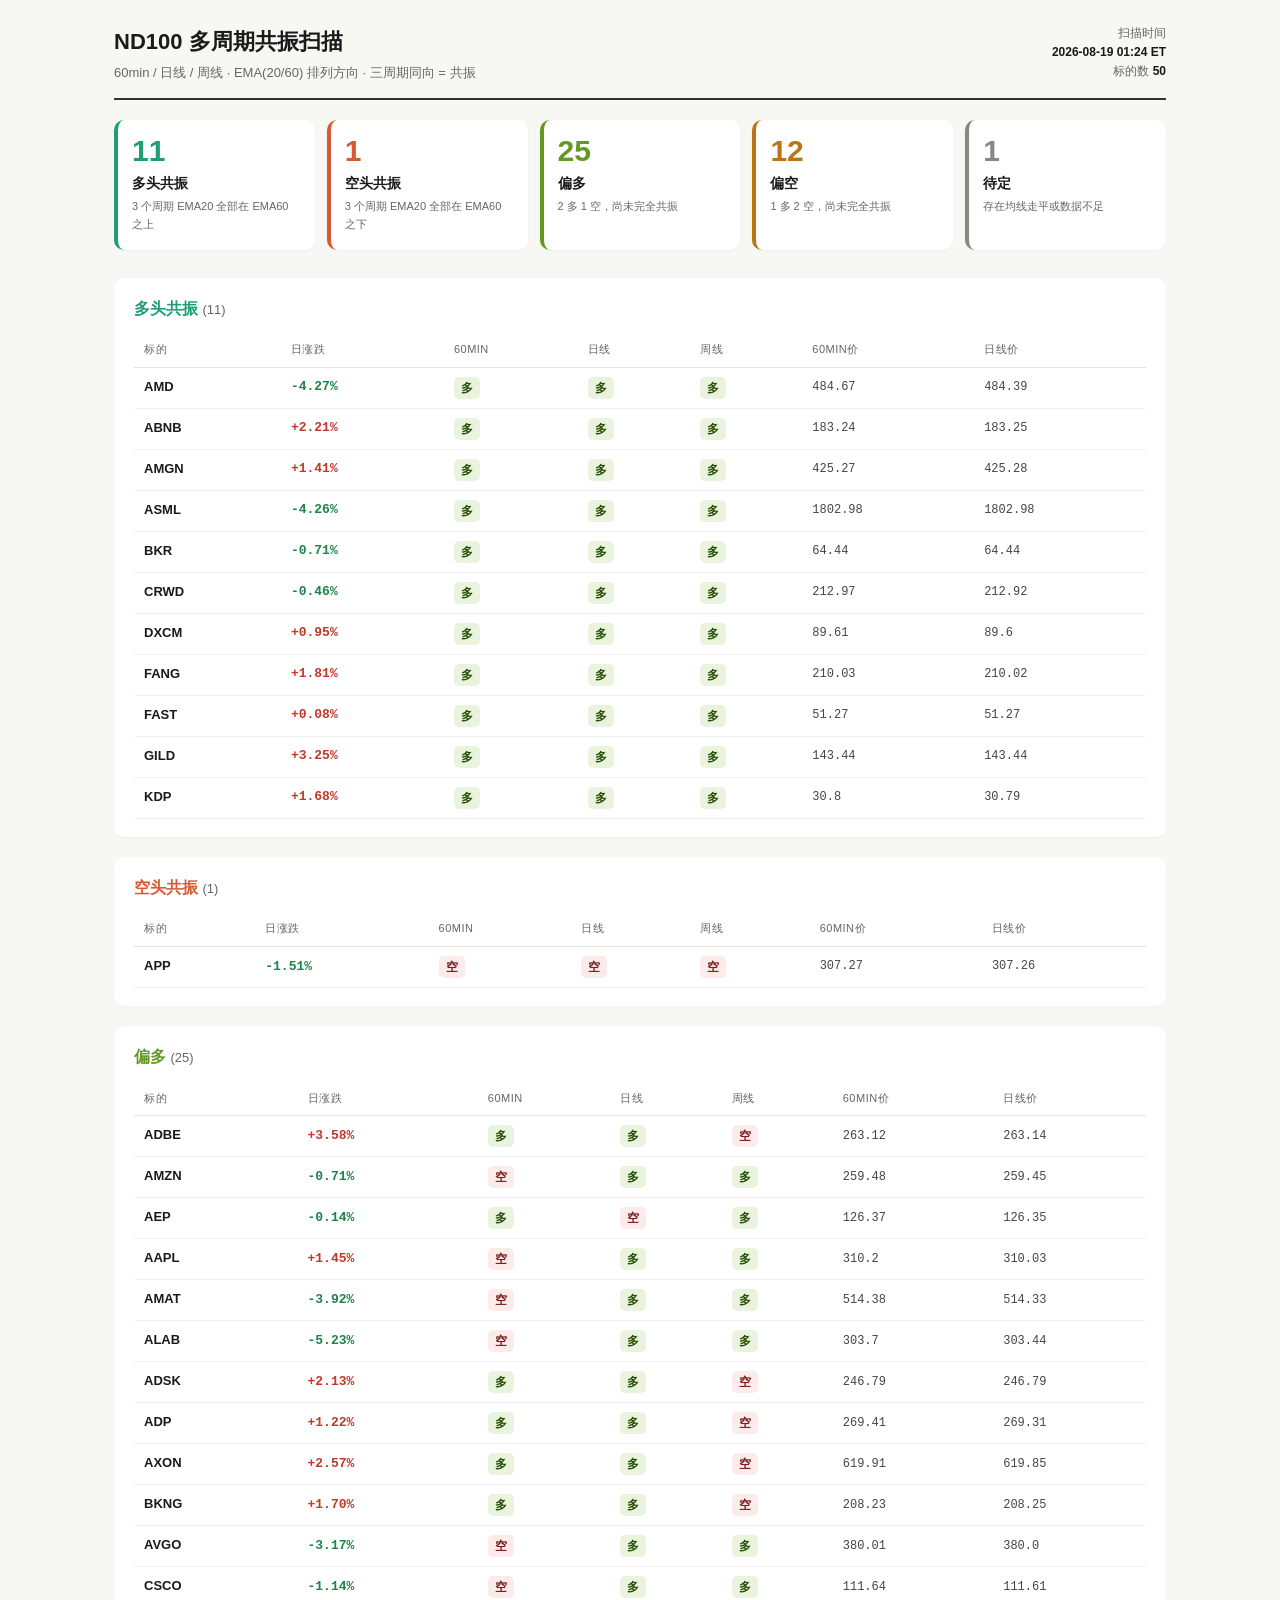
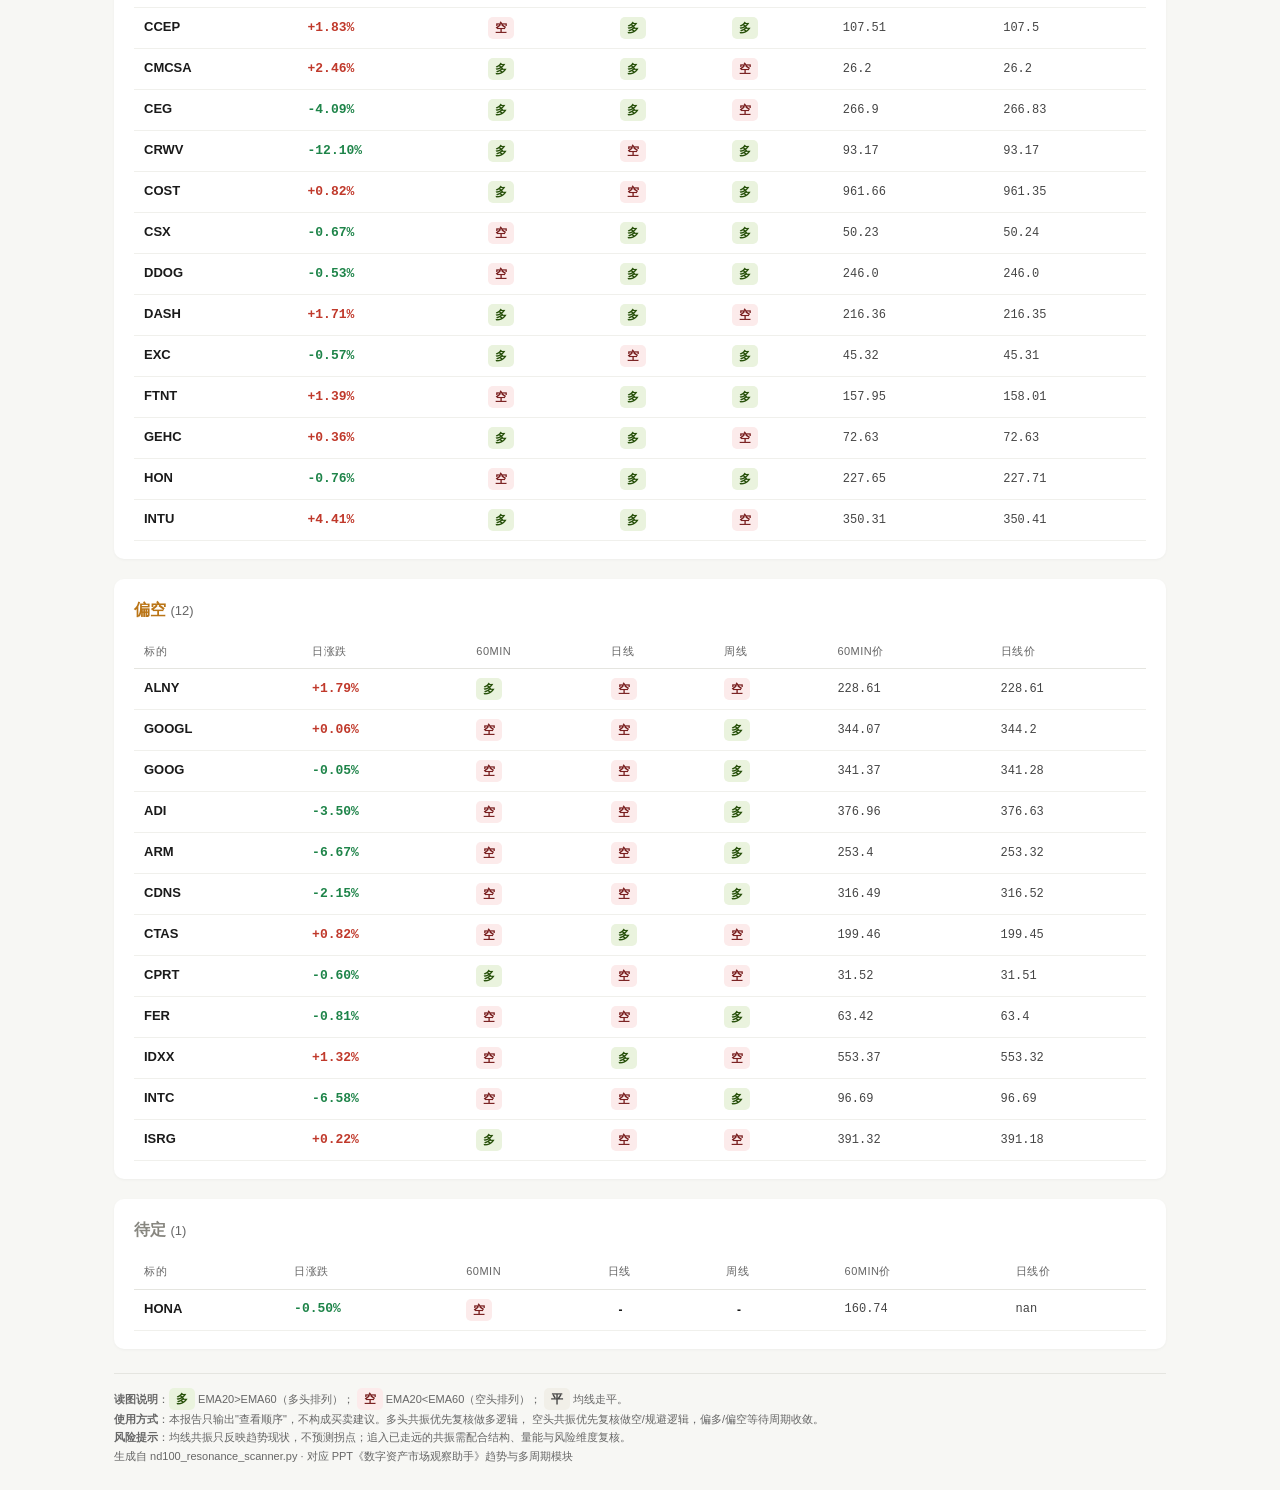
<file: daily/example/20260819/nd100_resonance_20260819.html>
<!DOCTYPE html>
<html lang="zh-CN"><head><meta charset="utf-8">
<meta name="viewport" content="width=device-width,initial-scale=1">
<title>ND100 多周期共振扫描 · 2026-08-19</title>
<style>
  :root {--bg:#f7f7f4;--card:#fff;--txt:#1a1a1a;--mut:#666;--bd:#e5e5e0;
    --up:#c0392b;--dn:#1e8449;}
  *{box-sizing:border-box;margin:0;padding:0}
  body{font-family:-apple-system,BlinkMacSystemFont,"PingFang SC","Microsoft YaHei",sans-serif;
    background:var(--bg);color:var(--txt);line-height:1.6;padding:24px;max-width:1100px;margin:0 auto}
  .hd{border-bottom:2px solid #333;padding-bottom:14px;margin-bottom:20px}
  .hd h1{font-size:22px;font-weight:600}
  .hd .sub{color:var(--mut);font-size:13px;margin-top:4px}
  .hd .meta{float:right;text-align:right;color:var(--mut);font-size:12px}
  .hd .meta b{color:var(--txt)}
  .summary{display:grid;grid-template-columns:repeat(5,1fr);gap:12px;margin:18px 0 28px}
  .card{background:var(--card);border-radius:10px;padding:16px 14px;border-left:4px solid #ccc;
    box-shadow:0 1px 3px rgba(0,0,0,.04)}
  .card-num{font-size:30px;font-weight:700;line-height:1}
  .card-name{font-size:14px;font-weight:600;margin-top:6px}
  .card-desc{font-size:11px;color:var(--mut);margin-top:4px}
  .lsec{background:var(--card);border-radius:10px;padding:18px 20px;margin-bottom:20px;
    box-shadow:0 1px 3px rgba(0,0,0,.04)}
  .lsec h2{font-size:16px;font-weight:600;margin-bottom:12px}
  .cnt{color:var(--mut);font-weight:400;font-size:13px}
  .empty{color:var(--mut);font-size:13px;padding:8px 0}
  table{width:100%;border-collapse:collapse;font-size:13px}
  th{text-align:left;color:var(--mut);font-weight:500;font-size:11px;
    padding:8px 10px;border-bottom:1px solid var(--bd);text-transform:uppercase;letter-spacing:.5px}
  td{padding:9px 10px;border-bottom:1px solid #f0f0ec;vertical-align:middle}
  tr:hover td{background:#fafaf7}
  .tk{font-weight:600;font-size:13px}
  .nm{display:block;font-weight:400;font-size:11px;color:var(--mut);margin-top:1px}
  .num{font-family:ui-monospace,SFMono-Regular,Menlo,monospace;font-size:12px;color:#444}
  .chg{font-family:ui-monospace,monospace;font-weight:600}
  .up{color:var(--up)} .down{color:var(--dn)}
  .badge{display:inline-block;width:26px;height:22px;line-height:22px;text-align:center;
    border-radius:5px;font-size:12px;font-weight:600}
  .b{background:#eaf3de;color:#27500a}
  .s{background:#fcebfa;color:#791f1f;background:#fcebeb}
  .f{background:#f1efe8;color:#444}
  .ft{margin-top:24px;padding-top:14px;border-top:1px solid var(--bd);
    color:var(--mut);font-size:11px;line-height:1.7}
  @media(max-width:680px){.summary{grid-template-columns:repeat(2,1fr)}}
</style></head>
<body>
  <div class='hd'>
    <div class='meta'>扫描时间<b><br>2026-08-19 01:24 ET</b><br>标的数<b> 50</b></div>
    <h1>ND100 多周期共振扫描</h1>
    <div class='sub'>60min / 日线 / 周线 · EMA(20/60) 排列方向 · 三周期同向 = 共振</div>
  </div>
  <div class='summary'>
      <div class='card' style='border-left-color:#1D9E75'>
        <div class='card-num' style='color:#1D9E75'>11</div>
        <div class='card-name'>多头共振</div>
        <div class='card-desc'>3 个周期 EMA20 全部在 EMA60 之上</div>
      </div>
      <div class='card' style='border-left-color:#D85A30'>
        <div class='card-num' style='color:#D85A30'>1</div>
        <div class='card-name'>空头共振</div>
        <div class='card-desc'>3 个周期 EMA20 全部在 EMA60 之下</div>
      </div>
      <div class='card' style='border-left-color:#639922'>
        <div class='card-num' style='color:#639922'>25</div>
        <div class='card-name'>偏多</div>
        <div class='card-desc'>2 多 1 空，尚未完全共振</div>
      </div>
      <div class='card' style='border-left-color:#BA7517'>
        <div class='card-num' style='color:#BA7517'>12</div>
        <div class='card-name'>偏空</div>
        <div class='card-desc'>1 多 2 空，尚未完全共振</div>
      </div>
      <div class='card' style='border-left-color:#888780'>
        <div class='card-num' style='color:#888780'>1</div>
        <div class='card-name'>待定</div>
        <div class='card-desc'>存在均线走平或数据不足</div>
      </div></div>

      <section class='lsec'>
        <h2 style='color:#1D9E75'>多头共振 <span class='cnt'>(11)</span></h2>

        <table class='ltab'>
          <thead><tr>
            <th>标的</th><th>日涨跌</th>
            <th>60min</th><th>日线</th><th>周线</th>
            <th>60min价</th><th>日线价</th>
          </tr></thead>
          <tbody>
            <tr>
              <td class='tk'>AMD<span class='nm'></span></td>
              <td class='chg down'>-4.27%</td>
              <td><span class='badge b'>多</span></td>
              <td><span class='badge b'>多</span></td>
              <td><span class='badge b'>多</span></td>
              <td class='num'>484.67</td>
              <td class='num'>484.39</td>
            </tr>
            <tr>
              <td class='tk'>ABNB<span class='nm'></span></td>
              <td class='chg up'>+2.21%</td>
              <td><span class='badge b'>多</span></td>
              <td><span class='badge b'>多</span></td>
              <td><span class='badge b'>多</span></td>
              <td class='num'>183.24</td>
              <td class='num'>183.25</td>
            </tr>
            <tr>
              <td class='tk'>AMGN<span class='nm'></span></td>
              <td class='chg up'>+1.41%</td>
              <td><span class='badge b'>多</span></td>
              <td><span class='badge b'>多</span></td>
              <td><span class='badge b'>多</span></td>
              <td class='num'>425.27</td>
              <td class='num'>425.28</td>
            </tr>
            <tr>
              <td class='tk'>ASML<span class='nm'></span></td>
              <td class='chg down'>-4.26%</td>
              <td><span class='badge b'>多</span></td>
              <td><span class='badge b'>多</span></td>
              <td><span class='badge b'>多</span></td>
              <td class='num'>1802.98</td>
              <td class='num'>1802.98</td>
            </tr>
            <tr>
              <td class='tk'>BKR<span class='nm'></span></td>
              <td class='chg down'>-0.71%</td>
              <td><span class='badge b'>多</span></td>
              <td><span class='badge b'>多</span></td>
              <td><span class='badge b'>多</span></td>
              <td class='num'>64.44</td>
              <td class='num'>64.44</td>
            </tr>
            <tr>
              <td class='tk'>CRWD<span class='nm'></span></td>
              <td class='chg down'>-0.46%</td>
              <td><span class='badge b'>多</span></td>
              <td><span class='badge b'>多</span></td>
              <td><span class='badge b'>多</span></td>
              <td class='num'>212.97</td>
              <td class='num'>212.92</td>
            </tr>
            <tr>
              <td class='tk'>DXCM<span class='nm'></span></td>
              <td class='chg up'>+0.95%</td>
              <td><span class='badge b'>多</span></td>
              <td><span class='badge b'>多</span></td>
              <td><span class='badge b'>多</span></td>
              <td class='num'>89.61</td>
              <td class='num'>89.6</td>
            </tr>
            <tr>
              <td class='tk'>FANG<span class='nm'></span></td>
              <td class='chg up'>+1.81%</td>
              <td><span class='badge b'>多</span></td>
              <td><span class='badge b'>多</span></td>
              <td><span class='badge b'>多</span></td>
              <td class='num'>210.03</td>
              <td class='num'>210.02</td>
            </tr>
            <tr>
              <td class='tk'>FAST<span class='nm'></span></td>
              <td class='chg up'>+0.08%</td>
              <td><span class='badge b'>多</span></td>
              <td><span class='badge b'>多</span></td>
              <td><span class='badge b'>多</span></td>
              <td class='num'>51.27</td>
              <td class='num'>51.27</td>
            </tr>
            <tr>
              <td class='tk'>GILD<span class='nm'></span></td>
              <td class='chg up'>+3.25%</td>
              <td><span class='badge b'>多</span></td>
              <td><span class='badge b'>多</span></td>
              <td><span class='badge b'>多</span></td>
              <td class='num'>143.44</td>
              <td class='num'>143.44</td>
            </tr>
            <tr>
              <td class='tk'>KDP<span class='nm'></span></td>
              <td class='chg up'>+1.68%</td>
              <td><span class='badge b'>多</span></td>
              <td><span class='badge b'>多</span></td>
              <td><span class='badge b'>多</span></td>
              <td class='num'>30.8</td>
              <td class='num'>30.79</td>
            </tr></tbody>
        </table>
      </section>
      <section class='lsec'>
        <h2 style='color:#D85A30'>空头共振 <span class='cnt'>(1)</span></h2>

        <table class='ltab'>
          <thead><tr>
            <th>标的</th><th>日涨跌</th>
            <th>60min</th><th>日线</th><th>周线</th>
            <th>60min价</th><th>日线价</th>
          </tr></thead>
          <tbody>
            <tr>
              <td class='tk'>APP<span class='nm'></span></td>
              <td class='chg down'>-1.51%</td>
              <td><span class='badge s'>空</span></td>
              <td><span class='badge s'>空</span></td>
              <td><span class='badge s'>空</span></td>
              <td class='num'>307.27</td>
              <td class='num'>307.26</td>
            </tr></tbody>
        </table>
      </section>
      <section class='lsec'>
        <h2 style='color:#639922'>偏多 <span class='cnt'>(25)</span></h2>

        <table class='ltab'>
          <thead><tr>
            <th>标的</th><th>日涨跌</th>
            <th>60min</th><th>日线</th><th>周线</th>
            <th>60min价</th><th>日线价</th>
          </tr></thead>
          <tbody>
            <tr>
              <td class='tk'>ADBE<span class='nm'></span></td>
              <td class='chg up'>+3.58%</td>
              <td><span class='badge b'>多</span></td>
              <td><span class='badge b'>多</span></td>
              <td><span class='badge s'>空</span></td>
              <td class='num'>263.12</td>
              <td class='num'>263.14</td>
            </tr>
            <tr>
              <td class='tk'>AMZN<span class='nm'></span></td>
              <td class='chg down'>-0.71%</td>
              <td><span class='badge s'>空</span></td>
              <td><span class='badge b'>多</span></td>
              <td><span class='badge b'>多</span></td>
              <td class='num'>259.48</td>
              <td class='num'>259.45</td>
            </tr>
            <tr>
              <td class='tk'>AEP<span class='nm'></span></td>
              <td class='chg down'>-0.14%</td>
              <td><span class='badge b'>多</span></td>
              <td><span class='badge s'>空</span></td>
              <td><span class='badge b'>多</span></td>
              <td class='num'>126.37</td>
              <td class='num'>126.35</td>
            </tr>
            <tr>
              <td class='tk'>AAPL<span class='nm'></span></td>
              <td class='chg up'>+1.45%</td>
              <td><span class='badge s'>空</span></td>
              <td><span class='badge b'>多</span></td>
              <td><span class='badge b'>多</span></td>
              <td class='num'>310.2</td>
              <td class='num'>310.03</td>
            </tr>
            <tr>
              <td class='tk'>AMAT<span class='nm'></span></td>
              <td class='chg down'>-3.92%</td>
              <td><span class='badge s'>空</span></td>
              <td><span class='badge b'>多</span></td>
              <td><span class='badge b'>多</span></td>
              <td class='num'>514.38</td>
              <td class='num'>514.33</td>
            </tr>
            <tr>
              <td class='tk'>ALAB<span class='nm'></span></td>
              <td class='chg down'>-5.23%</td>
              <td><span class='badge s'>空</span></td>
              <td><span class='badge b'>多</span></td>
              <td><span class='badge b'>多</span></td>
              <td class='num'>303.7</td>
              <td class='num'>303.44</td>
            </tr>
            <tr>
              <td class='tk'>ADSK<span class='nm'></span></td>
              <td class='chg up'>+2.13%</td>
              <td><span class='badge b'>多</span></td>
              <td><span class='badge b'>多</span></td>
              <td><span class='badge s'>空</span></td>
              <td class='num'>246.79</td>
              <td class='num'>246.79</td>
            </tr>
            <tr>
              <td class='tk'>ADP<span class='nm'></span></td>
              <td class='chg up'>+1.22%</td>
              <td><span class='badge b'>多</span></td>
              <td><span class='badge b'>多</span></td>
              <td><span class='badge s'>空</span></td>
              <td class='num'>269.41</td>
              <td class='num'>269.31</td>
            </tr>
            <tr>
              <td class='tk'>AXON<span class='nm'></span></td>
              <td class='chg up'>+2.57%</td>
              <td><span class='badge b'>多</span></td>
              <td><span class='badge b'>多</span></td>
              <td><span class='badge s'>空</span></td>
              <td class='num'>619.91</td>
              <td class='num'>619.85</td>
            </tr>
            <tr>
              <td class='tk'>BKNG<span class='nm'></span></td>
              <td class='chg up'>+1.70%</td>
              <td><span class='badge b'>多</span></td>
              <td><span class='badge b'>多</span></td>
              <td><span class='badge s'>空</span></td>
              <td class='num'>208.23</td>
              <td class='num'>208.25</td>
            </tr>
            <tr>
              <td class='tk'>AVGO<span class='nm'></span></td>
              <td class='chg down'>-3.17%</td>
              <td><span class='badge s'>空</span></td>
              <td><span class='badge b'>多</span></td>
              <td><span class='badge b'>多</span></td>
              <td class='num'>380.01</td>
              <td class='num'>380.0</td>
            </tr>
            <tr>
              <td class='tk'>CSCO<span class='nm'></span></td>
              <td class='chg down'>-1.14%</td>
              <td><span class='badge s'>空</span></td>
              <td><span class='badge b'>多</span></td>
              <td><span class='badge b'>多</span></td>
              <td class='num'>111.64</td>
              <td class='num'>111.61</td>
            </tr>
            <tr>
              <td class='tk'>CCEP<span class='nm'></span></td>
              <td class='chg up'>+1.83%</td>
              <td><span class='badge s'>空</span></td>
              <td><span class='badge b'>多</span></td>
              <td><span class='badge b'>多</span></td>
              <td class='num'>107.51</td>
              <td class='num'>107.5</td>
            </tr>
            <tr>
              <td class='tk'>CMCSA<span class='nm'></span></td>
              <td class='chg up'>+2.46%</td>
              <td><span class='badge b'>多</span></td>
              <td><span class='badge b'>多</span></td>
              <td><span class='badge s'>空</span></td>
              <td class='num'>26.2</td>
              <td class='num'>26.2</td>
            </tr>
            <tr>
              <td class='tk'>CEG<span class='nm'></span></td>
              <td class='chg down'>-4.09%</td>
              <td><span class='badge b'>多</span></td>
              <td><span class='badge b'>多</span></td>
              <td><span class='badge s'>空</span></td>
              <td class='num'>266.9</td>
              <td class='num'>266.83</td>
            </tr>
            <tr>
              <td class='tk'>CRWV<span class='nm'></span></td>
              <td class='chg down'>-12.10%</td>
              <td><span class='badge b'>多</span></td>
              <td><span class='badge s'>空</span></td>
              <td><span class='badge b'>多</span></td>
              <td class='num'>93.17</td>
              <td class='num'>93.17</td>
            </tr>
            <tr>
              <td class='tk'>COST<span class='nm'></span></td>
              <td class='chg up'>+0.82%</td>
              <td><span class='badge b'>多</span></td>
              <td><span class='badge s'>空</span></td>
              <td><span class='badge b'>多</span></td>
              <td class='num'>961.66</td>
              <td class='num'>961.35</td>
            </tr>
            <tr>
              <td class='tk'>CSX<span class='nm'></span></td>
              <td class='chg down'>-0.67%</td>
              <td><span class='badge s'>空</span></td>
              <td><span class='badge b'>多</span></td>
              <td><span class='badge b'>多</span></td>
              <td class='num'>50.23</td>
              <td class='num'>50.24</td>
            </tr>
            <tr>
              <td class='tk'>DDOG<span class='nm'></span></td>
              <td class='chg down'>-0.53%</td>
              <td><span class='badge s'>空</span></td>
              <td><span class='badge b'>多</span></td>
              <td><span class='badge b'>多</span></td>
              <td class='num'>246.0</td>
              <td class='num'>246.0</td>
            </tr>
            <tr>
              <td class='tk'>DASH<span class='nm'></span></td>
              <td class='chg up'>+1.71%</td>
              <td><span class='badge b'>多</span></td>
              <td><span class='badge b'>多</span></td>
              <td><span class='badge s'>空</span></td>
              <td class='num'>216.36</td>
              <td class='num'>216.35</td>
            </tr>
            <tr>
              <td class='tk'>EXC<span class='nm'></span></td>
              <td class='chg down'>-0.57%</td>
              <td><span class='badge b'>多</span></td>
              <td><span class='badge s'>空</span></td>
              <td><span class='badge b'>多</span></td>
              <td class='num'>45.32</td>
              <td class='num'>45.31</td>
            </tr>
            <tr>
              <td class='tk'>FTNT<span class='nm'></span></td>
              <td class='chg up'>+1.39%</td>
              <td><span class='badge s'>空</span></td>
              <td><span class='badge b'>多</span></td>
              <td><span class='badge b'>多</span></td>
              <td class='num'>157.95</td>
              <td class='num'>158.01</td>
            </tr>
            <tr>
              <td class='tk'>GEHC<span class='nm'></span></td>
              <td class='chg up'>+0.36%</td>
              <td><span class='badge b'>多</span></td>
              <td><span class='badge b'>多</span></td>
              <td><span class='badge s'>空</span></td>
              <td class='num'>72.63</td>
              <td class='num'>72.63</td>
            </tr>
            <tr>
              <td class='tk'>HON<span class='nm'></span></td>
              <td class='chg down'>-0.76%</td>
              <td><span class='badge s'>空</span></td>
              <td><span class='badge b'>多</span></td>
              <td><span class='badge b'>多</span></td>
              <td class='num'>227.65</td>
              <td class='num'>227.71</td>
            </tr>
            <tr>
              <td class='tk'>INTU<span class='nm'></span></td>
              <td class='chg up'>+4.41%</td>
              <td><span class='badge b'>多</span></td>
              <td><span class='badge b'>多</span></td>
              <td><span class='badge s'>空</span></td>
              <td class='num'>350.31</td>
              <td class='num'>350.41</td>
            </tr></tbody>
        </table>
      </section>
      <section class='lsec'>
        <h2 style='color:#BA7517'>偏空 <span class='cnt'>(12)</span></h2>

        <table class='ltab'>
          <thead><tr>
            <th>标的</th><th>日涨跌</th>
            <th>60min</th><th>日线</th><th>周线</th>
            <th>60min价</th><th>日线价</th>
          </tr></thead>
          <tbody>
            <tr>
              <td class='tk'>ALNY<span class='nm'></span></td>
              <td class='chg up'>+1.79%</td>
              <td><span class='badge b'>多</span></td>
              <td><span class='badge s'>空</span></td>
              <td><span class='badge s'>空</span></td>
              <td class='num'>228.61</td>
              <td class='num'>228.61</td>
            </tr>
            <tr>
              <td class='tk'>GOOGL<span class='nm'></span></td>
              <td class='chg up'>+0.06%</td>
              <td><span class='badge s'>空</span></td>
              <td><span class='badge s'>空</span></td>
              <td><span class='badge b'>多</span></td>
              <td class='num'>344.07</td>
              <td class='num'>344.2</td>
            </tr>
            <tr>
              <td class='tk'>GOOG<span class='nm'></span></td>
              <td class='chg down'>-0.05%</td>
              <td><span class='badge s'>空</span></td>
              <td><span class='badge s'>空</span></td>
              <td><span class='badge b'>多</span></td>
              <td class='num'>341.37</td>
              <td class='num'>341.28</td>
            </tr>
            <tr>
              <td class='tk'>ADI<span class='nm'></span></td>
              <td class='chg down'>-3.50%</td>
              <td><span class='badge s'>空</span></td>
              <td><span class='badge s'>空</span></td>
              <td><span class='badge b'>多</span></td>
              <td class='num'>376.96</td>
              <td class='num'>376.63</td>
            </tr>
            <tr>
              <td class='tk'>ARM<span class='nm'></span></td>
              <td class='chg down'>-6.67%</td>
              <td><span class='badge s'>空</span></td>
              <td><span class='badge s'>空</span></td>
              <td><span class='badge b'>多</span></td>
              <td class='num'>253.4</td>
              <td class='num'>253.32</td>
            </tr>
            <tr>
              <td class='tk'>CDNS<span class='nm'></span></td>
              <td class='chg down'>-2.15%</td>
              <td><span class='badge s'>空</span></td>
              <td><span class='badge s'>空</span></td>
              <td><span class='badge b'>多</span></td>
              <td class='num'>316.49</td>
              <td class='num'>316.52</td>
            </tr>
            <tr>
              <td class='tk'>CTAS<span class='nm'></span></td>
              <td class='chg up'>+0.82%</td>
              <td><span class='badge s'>空</span></td>
              <td><span class='badge b'>多</span></td>
              <td><span class='badge s'>空</span></td>
              <td class='num'>199.46</td>
              <td class='num'>199.45</td>
            </tr>
            <tr>
              <td class='tk'>CPRT<span class='nm'></span></td>
              <td class='chg down'>-0.60%</td>
              <td><span class='badge b'>多</span></td>
              <td><span class='badge s'>空</span></td>
              <td><span class='badge s'>空</span></td>
              <td class='num'>31.52</td>
              <td class='num'>31.51</td>
            </tr>
            <tr>
              <td class='tk'>FER<span class='nm'></span></td>
              <td class='chg down'>-0.81%</td>
              <td><span class='badge s'>空</span></td>
              <td><span class='badge s'>空</span></td>
              <td><span class='badge b'>多</span></td>
              <td class='num'>63.42</td>
              <td class='num'>63.4</td>
            </tr>
            <tr>
              <td class='tk'>IDXX<span class='nm'></span></td>
              <td class='chg up'>+1.32%</td>
              <td><span class='badge s'>空</span></td>
              <td><span class='badge b'>多</span></td>
              <td><span class='badge s'>空</span></td>
              <td class='num'>553.37</td>
              <td class='num'>553.32</td>
            </tr>
            <tr>
              <td class='tk'>INTC<span class='nm'></span></td>
              <td class='chg down'>-6.58%</td>
              <td><span class='badge s'>空</span></td>
              <td><span class='badge s'>空</span></td>
              <td><span class='badge b'>多</span></td>
              <td class='num'>96.69</td>
              <td class='num'>96.69</td>
            </tr>
            <tr>
              <td class='tk'>ISRG<span class='nm'></span></td>
              <td class='chg up'>+0.22%</td>
              <td><span class='badge b'>多</span></td>
              <td><span class='badge s'>空</span></td>
              <td><span class='badge s'>空</span></td>
              <td class='num'>391.32</td>
              <td class='num'>391.18</td>
            </tr></tbody>
        </table>
      </section>
      <section class='lsec'>
        <h2 style='color:#888780'>待定 <span class='cnt'>(1)</span></h2>

        <table class='ltab'>
          <thead><tr>
            <th>标的</th><th>日涨跌</th>
            <th>60min</th><th>日线</th><th>周线</th>
            <th>60min价</th><th>日线价</th>
          </tr></thead>
          <tbody>
            <tr>
              <td class='tk'>HONA<span class='nm'></span></td>
              <td class='chg down'>-0.50%</td>
              <td><span class='badge s'>空</span></td>
              <td><span class='badge'>-</span></td>
              <td><span class='badge'>-</span></td>
              <td class='num'>160.74</td>
              <td class='num'>nan</td>
            </tr></tbody>
        </table>
      </section>
  <div class='ft'>
    <b>读图说明</b>：<span class='badge b'>多</span> EMA20&gt;EMA60（多头排列）；
    <span class='badge s'>空</span> EMA20&lt;EMA60（空头排列）；
    <span class='badge f'>平</span> 均线走平。<br>
    <b>使用方式</b>：本报告只输出"查看顺序"，不构成买卖建议。多头共振优先复核做多逻辑，
    空头共振优先复核做空/规避逻辑，偏多/偏空等待周期收敛。<br>
    <b>风险提示</b>：均线共振只反映趋势现状，不预测拐点；追入已走远的共振需配合结构、量能与风险维度复核。<br>
    生成自 nd100_resonance_scanner.py · 对应 PPT《数字资产市场观察助手》趋势与多周期模块
  </div>
</body></html>
</file>
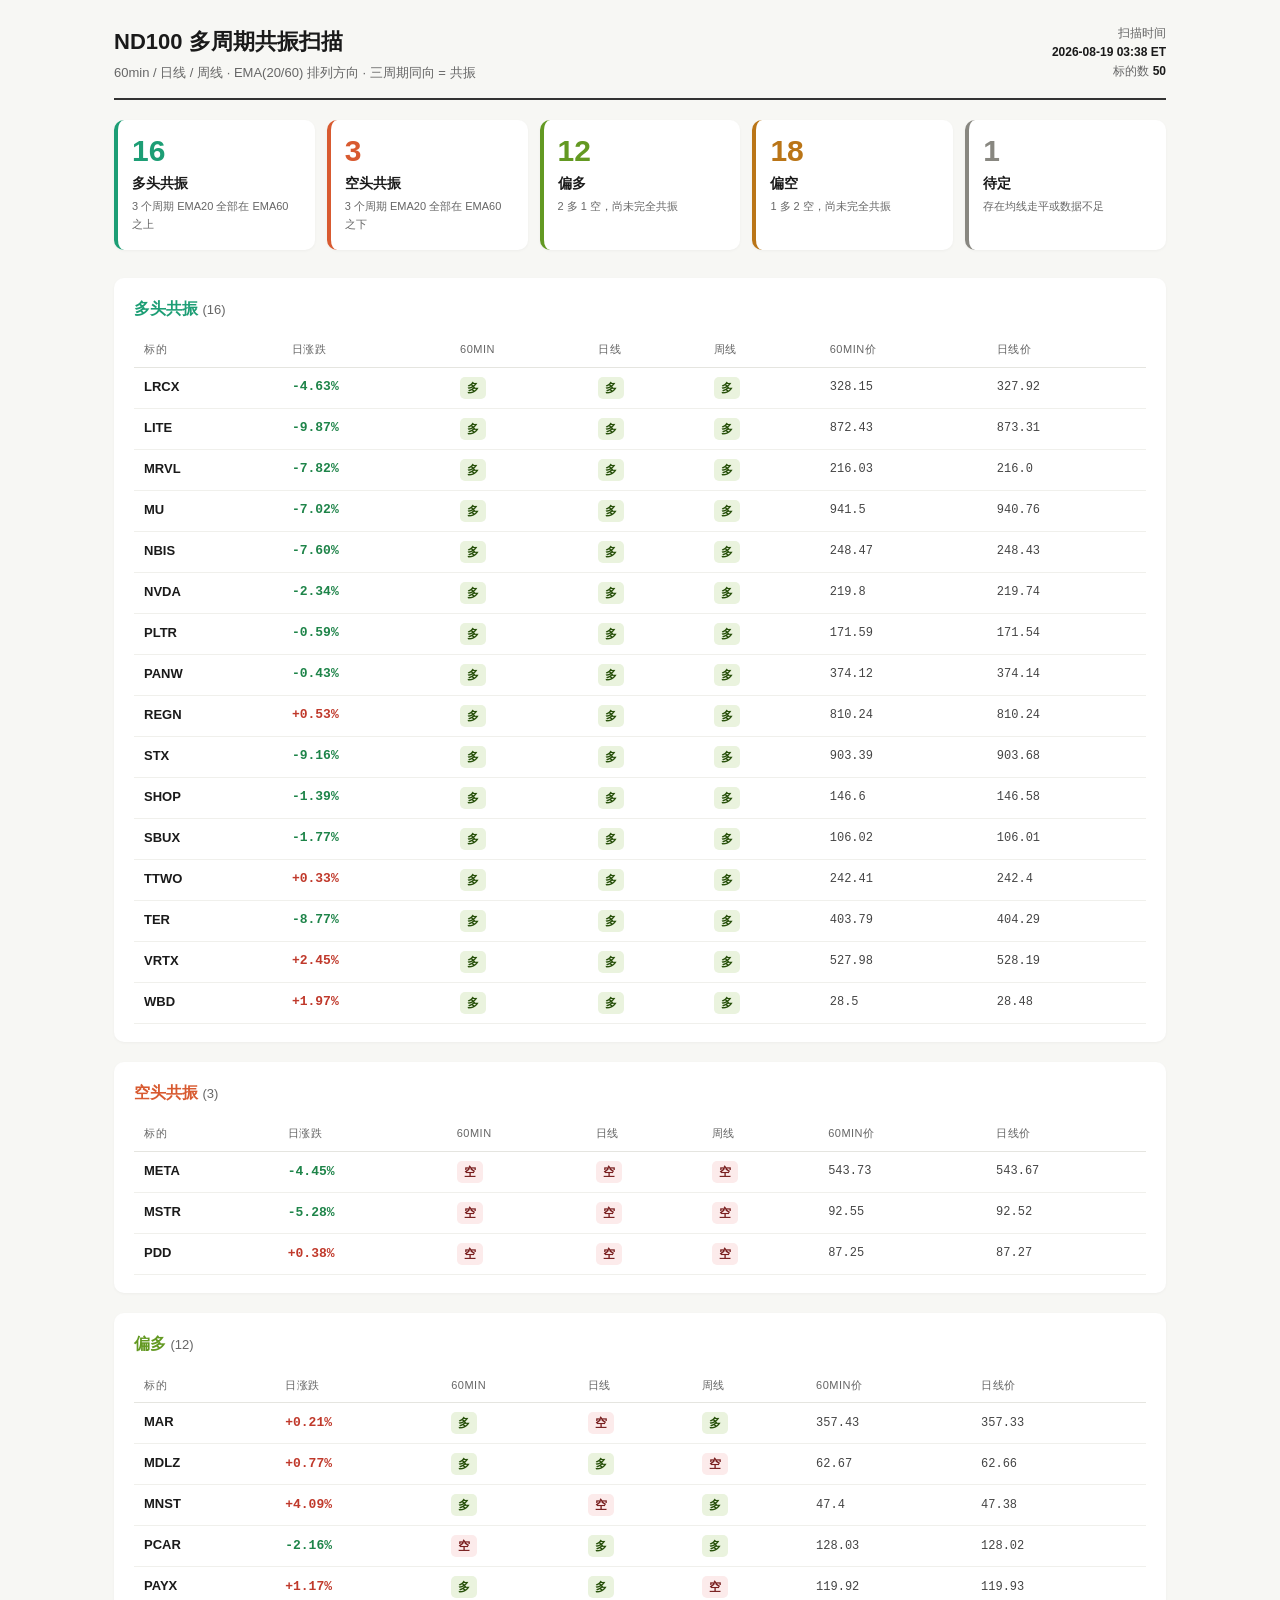
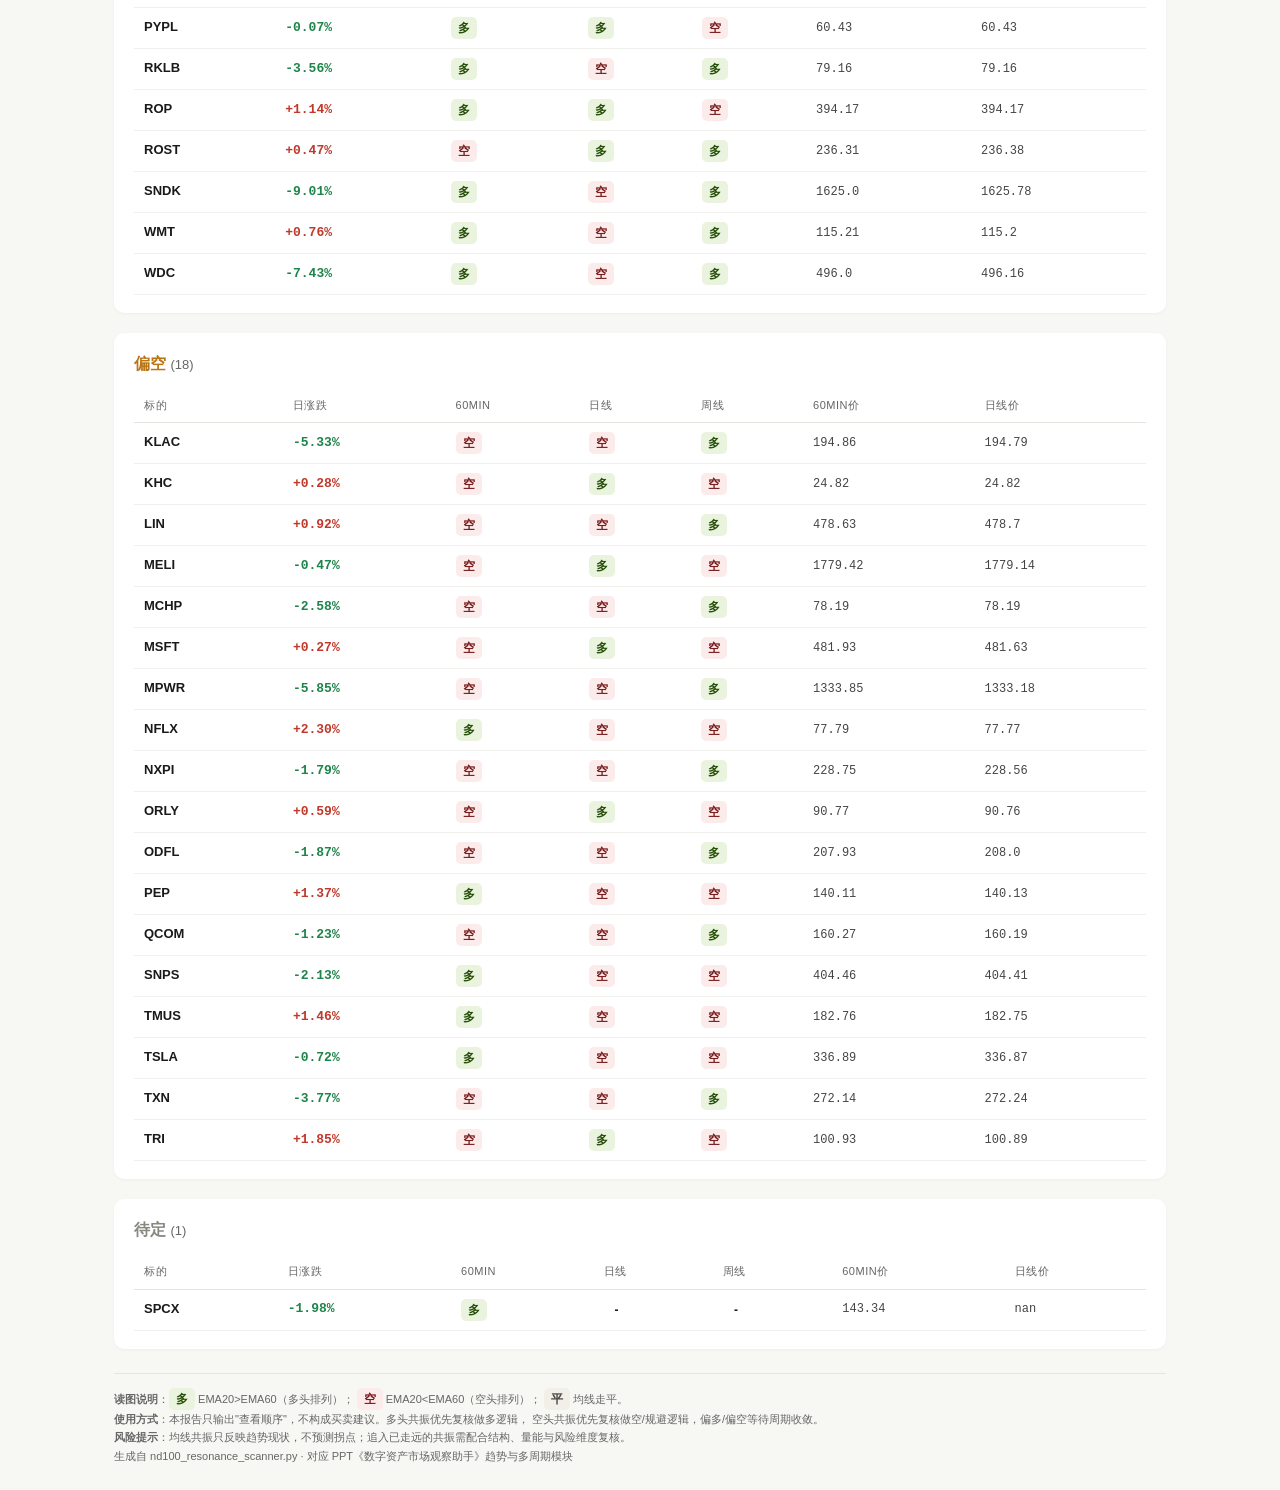
<file: daily/example/20260819/nd100_resonance_20260819_batch02.html>
<!DOCTYPE html>
<html lang="zh-CN"><head><meta charset="utf-8">
<meta name="viewport" content="width=device-width,initial-scale=1">
<title>ND100 多周期共振扫描 · 2026-08-19</title>
<style>
  :root {--bg:#f7f7f4;--card:#fff;--txt:#1a1a1a;--mut:#666;--bd:#e5e5e0;
    --up:#c0392b;--dn:#1e8449;}
  *{box-sizing:border-box;margin:0;padding:0}
  body{font-family:-apple-system,BlinkMacSystemFont,"PingFang SC","Microsoft YaHei",sans-serif;
    background:var(--bg);color:var(--txt);line-height:1.6;padding:24px;max-width:1100px;margin:0 auto}
  .hd{border-bottom:2px solid #333;padding-bottom:14px;margin-bottom:20px}
  .hd h1{font-size:22px;font-weight:600}
  .hd .sub{color:var(--mut);font-size:13px;margin-top:4px}
  .hd .meta{float:right;text-align:right;color:var(--mut);font-size:12px}
  .hd .meta b{color:var(--txt)}
  .summary{display:grid;grid-template-columns:repeat(5,1fr);gap:12px;margin:18px 0 28px}
  .card{background:var(--card);border-radius:10px;padding:16px 14px;border-left:4px solid #ccc;
    box-shadow:0 1px 3px rgba(0,0,0,.04)}
  .card-num{font-size:30px;font-weight:700;line-height:1}
  .card-name{font-size:14px;font-weight:600;margin-top:6px}
  .card-desc{font-size:11px;color:var(--mut);margin-top:4px}
  .lsec{background:var(--card);border-radius:10px;padding:18px 20px;margin-bottom:20px;
    box-shadow:0 1px 3px rgba(0,0,0,.04)}
  .lsec h2{font-size:16px;font-weight:600;margin-bottom:12px}
  .cnt{color:var(--mut);font-weight:400;font-size:13px}
  .empty{color:var(--mut);font-size:13px;padding:8px 0}
  table{width:100%;border-collapse:collapse;font-size:13px}
  th{text-align:left;color:var(--mut);font-weight:500;font-size:11px;
    padding:8px 10px;border-bottom:1px solid var(--bd);text-transform:uppercase;letter-spacing:.5px}
  td{padding:9px 10px;border-bottom:1px solid #f0f0ec;vertical-align:middle}
  tr:hover td{background:#fafaf7}
  .tk{font-weight:600;font-size:13px}
  .nm{display:block;font-weight:400;font-size:11px;color:var(--mut);margin-top:1px}
  .num{font-family:ui-monospace,SFMono-Regular,Menlo,monospace;font-size:12px;color:#444}
  .chg{font-family:ui-monospace,monospace;font-weight:600}
  .up{color:var(--up)} .down{color:var(--dn)}
  .badge{display:inline-block;width:26px;height:22px;line-height:22px;text-align:center;
    border-radius:5px;font-size:12px;font-weight:600}
  .b{background:#eaf3de;color:#27500a}
  .s{background:#fcebfa;color:#791f1f;background:#fcebeb}
  .f{background:#f1efe8;color:#444}
  .ft{margin-top:24px;padding-top:14px;border-top:1px solid var(--bd);
    color:var(--mut);font-size:11px;line-height:1.7}
  @media(max-width:680px){.summary{grid-template-columns:repeat(2,1fr)}}
</style></head>
<body>
  <div class='hd'>
    <div class='meta'>扫描时间<b><br>2026-08-19 03:38 ET</b><br>标的数<b> 50</b></div>
    <h1>ND100 多周期共振扫描</h1>
    <div class='sub'>60min / 日线 / 周线 · EMA(20/60) 排列方向 · 三周期同向 = 共振</div>
  </div>
  <div class='summary'>
      <div class='card' style='border-left-color:#1D9E75'>
        <div class='card-num' style='color:#1D9E75'>16</div>
        <div class='card-name'>多头共振</div>
        <div class='card-desc'>3 个周期 EMA20 全部在 EMA60 之上</div>
      </div>
      <div class='card' style='border-left-color:#D85A30'>
        <div class='card-num' style='color:#D85A30'>3</div>
        <div class='card-name'>空头共振</div>
        <div class='card-desc'>3 个周期 EMA20 全部在 EMA60 之下</div>
      </div>
      <div class='card' style='border-left-color:#639922'>
        <div class='card-num' style='color:#639922'>12</div>
        <div class='card-name'>偏多</div>
        <div class='card-desc'>2 多 1 空，尚未完全共振</div>
      </div>
      <div class='card' style='border-left-color:#BA7517'>
        <div class='card-num' style='color:#BA7517'>18</div>
        <div class='card-name'>偏空</div>
        <div class='card-desc'>1 多 2 空，尚未完全共振</div>
      </div>
      <div class='card' style='border-left-color:#888780'>
        <div class='card-num' style='color:#888780'>1</div>
        <div class='card-name'>待定</div>
        <div class='card-desc'>存在均线走平或数据不足</div>
      </div></div>

      <section class='lsec'>
        <h2 style='color:#1D9E75'>多头共振 <span class='cnt'>(16)</span></h2>

        <table class='ltab'>
          <thead><tr>
            <th>标的</th><th>日涨跌</th>
            <th>60min</th><th>日线</th><th>周线</th>
            <th>60min价</th><th>日线价</th>
          </tr></thead>
          <tbody>
            <tr>
              <td class='tk'>LRCX<span class='nm'></span></td>
              <td class='chg down'>-4.63%</td>
              <td><span class='badge b'>多</span></td>
              <td><span class='badge b'>多</span></td>
              <td><span class='badge b'>多</span></td>
              <td class='num'>328.15</td>
              <td class='num'>327.92</td>
            </tr>
            <tr>
              <td class='tk'>LITE<span class='nm'></span></td>
              <td class='chg down'>-9.87%</td>
              <td><span class='badge b'>多</span></td>
              <td><span class='badge b'>多</span></td>
              <td><span class='badge b'>多</span></td>
              <td class='num'>872.43</td>
              <td class='num'>873.31</td>
            </tr>
            <tr>
              <td class='tk'>MRVL<span class='nm'></span></td>
              <td class='chg down'>-7.82%</td>
              <td><span class='badge b'>多</span></td>
              <td><span class='badge b'>多</span></td>
              <td><span class='badge b'>多</span></td>
              <td class='num'>216.03</td>
              <td class='num'>216.0</td>
            </tr>
            <tr>
              <td class='tk'>MU<span class='nm'></span></td>
              <td class='chg down'>-7.02%</td>
              <td><span class='badge b'>多</span></td>
              <td><span class='badge b'>多</span></td>
              <td><span class='badge b'>多</span></td>
              <td class='num'>941.5</td>
              <td class='num'>940.76</td>
            </tr>
            <tr>
              <td class='tk'>NBIS<span class='nm'></span></td>
              <td class='chg down'>-7.60%</td>
              <td><span class='badge b'>多</span></td>
              <td><span class='badge b'>多</span></td>
              <td><span class='badge b'>多</span></td>
              <td class='num'>248.47</td>
              <td class='num'>248.43</td>
            </tr>
            <tr>
              <td class='tk'>NVDA<span class='nm'></span></td>
              <td class='chg down'>-2.34%</td>
              <td><span class='badge b'>多</span></td>
              <td><span class='badge b'>多</span></td>
              <td><span class='badge b'>多</span></td>
              <td class='num'>219.8</td>
              <td class='num'>219.74</td>
            </tr>
            <tr>
              <td class='tk'>PLTR<span class='nm'></span></td>
              <td class='chg down'>-0.59%</td>
              <td><span class='badge b'>多</span></td>
              <td><span class='badge b'>多</span></td>
              <td><span class='badge b'>多</span></td>
              <td class='num'>171.59</td>
              <td class='num'>171.54</td>
            </tr>
            <tr>
              <td class='tk'>PANW<span class='nm'></span></td>
              <td class='chg down'>-0.43%</td>
              <td><span class='badge b'>多</span></td>
              <td><span class='badge b'>多</span></td>
              <td><span class='badge b'>多</span></td>
              <td class='num'>374.12</td>
              <td class='num'>374.14</td>
            </tr>
            <tr>
              <td class='tk'>REGN<span class='nm'></span></td>
              <td class='chg up'>+0.53%</td>
              <td><span class='badge b'>多</span></td>
              <td><span class='badge b'>多</span></td>
              <td><span class='badge b'>多</span></td>
              <td class='num'>810.24</td>
              <td class='num'>810.24</td>
            </tr>
            <tr>
              <td class='tk'>STX<span class='nm'></span></td>
              <td class='chg down'>-9.16%</td>
              <td><span class='badge b'>多</span></td>
              <td><span class='badge b'>多</span></td>
              <td><span class='badge b'>多</span></td>
              <td class='num'>903.39</td>
              <td class='num'>903.68</td>
            </tr>
            <tr>
              <td class='tk'>SHOP<span class='nm'></span></td>
              <td class='chg down'>-1.39%</td>
              <td><span class='badge b'>多</span></td>
              <td><span class='badge b'>多</span></td>
              <td><span class='badge b'>多</span></td>
              <td class='num'>146.6</td>
              <td class='num'>146.58</td>
            </tr>
            <tr>
              <td class='tk'>SBUX<span class='nm'></span></td>
              <td class='chg down'>-1.77%</td>
              <td><span class='badge b'>多</span></td>
              <td><span class='badge b'>多</span></td>
              <td><span class='badge b'>多</span></td>
              <td class='num'>106.02</td>
              <td class='num'>106.01</td>
            </tr>
            <tr>
              <td class='tk'>TTWO<span class='nm'></span></td>
              <td class='chg up'>+0.33%</td>
              <td><span class='badge b'>多</span></td>
              <td><span class='badge b'>多</span></td>
              <td><span class='badge b'>多</span></td>
              <td class='num'>242.41</td>
              <td class='num'>242.4</td>
            </tr>
            <tr>
              <td class='tk'>TER<span class='nm'></span></td>
              <td class='chg down'>-8.77%</td>
              <td><span class='badge b'>多</span></td>
              <td><span class='badge b'>多</span></td>
              <td><span class='badge b'>多</span></td>
              <td class='num'>403.79</td>
              <td class='num'>404.29</td>
            </tr>
            <tr>
              <td class='tk'>VRTX<span class='nm'></span></td>
              <td class='chg up'>+2.45%</td>
              <td><span class='badge b'>多</span></td>
              <td><span class='badge b'>多</span></td>
              <td><span class='badge b'>多</span></td>
              <td class='num'>527.98</td>
              <td class='num'>528.19</td>
            </tr>
            <tr>
              <td class='tk'>WBD<span class='nm'></span></td>
              <td class='chg up'>+1.97%</td>
              <td><span class='badge b'>多</span></td>
              <td><span class='badge b'>多</span></td>
              <td><span class='badge b'>多</span></td>
              <td class='num'>28.5</td>
              <td class='num'>28.48</td>
            </tr></tbody>
        </table>
      </section>
      <section class='lsec'>
        <h2 style='color:#D85A30'>空头共振 <span class='cnt'>(3)</span></h2>

        <table class='ltab'>
          <thead><tr>
            <th>标的</th><th>日涨跌</th>
            <th>60min</th><th>日线</th><th>周线</th>
            <th>60min价</th><th>日线价</th>
          </tr></thead>
          <tbody>
            <tr>
              <td class='tk'>META<span class='nm'></span></td>
              <td class='chg down'>-4.45%</td>
              <td><span class='badge s'>空</span></td>
              <td><span class='badge s'>空</span></td>
              <td><span class='badge s'>空</span></td>
              <td class='num'>543.73</td>
              <td class='num'>543.67</td>
            </tr>
            <tr>
              <td class='tk'>MSTR<span class='nm'></span></td>
              <td class='chg down'>-5.28%</td>
              <td><span class='badge s'>空</span></td>
              <td><span class='badge s'>空</span></td>
              <td><span class='badge s'>空</span></td>
              <td class='num'>92.55</td>
              <td class='num'>92.52</td>
            </tr>
            <tr>
              <td class='tk'>PDD<span class='nm'></span></td>
              <td class='chg up'>+0.38%</td>
              <td><span class='badge s'>空</span></td>
              <td><span class='badge s'>空</span></td>
              <td><span class='badge s'>空</span></td>
              <td class='num'>87.25</td>
              <td class='num'>87.27</td>
            </tr></tbody>
        </table>
      </section>
      <section class='lsec'>
        <h2 style='color:#639922'>偏多 <span class='cnt'>(12)</span></h2>

        <table class='ltab'>
          <thead><tr>
            <th>标的</th><th>日涨跌</th>
            <th>60min</th><th>日线</th><th>周线</th>
            <th>60min价</th><th>日线价</th>
          </tr></thead>
          <tbody>
            <tr>
              <td class='tk'>MAR<span class='nm'></span></td>
              <td class='chg up'>+0.21%</td>
              <td><span class='badge b'>多</span></td>
              <td><span class='badge s'>空</span></td>
              <td><span class='badge b'>多</span></td>
              <td class='num'>357.43</td>
              <td class='num'>357.33</td>
            </tr>
            <tr>
              <td class='tk'>MDLZ<span class='nm'></span></td>
              <td class='chg up'>+0.77%</td>
              <td><span class='badge b'>多</span></td>
              <td><span class='badge b'>多</span></td>
              <td><span class='badge s'>空</span></td>
              <td class='num'>62.67</td>
              <td class='num'>62.66</td>
            </tr>
            <tr>
              <td class='tk'>MNST<span class='nm'></span></td>
              <td class='chg up'>+4.09%</td>
              <td><span class='badge b'>多</span></td>
              <td><span class='badge s'>空</span></td>
              <td><span class='badge b'>多</span></td>
              <td class='num'>47.4</td>
              <td class='num'>47.38</td>
            </tr>
            <tr>
              <td class='tk'>PCAR<span class='nm'></span></td>
              <td class='chg down'>-2.16%</td>
              <td><span class='badge s'>空</span></td>
              <td><span class='badge b'>多</span></td>
              <td><span class='badge b'>多</span></td>
              <td class='num'>128.03</td>
              <td class='num'>128.02</td>
            </tr>
            <tr>
              <td class='tk'>PAYX<span class='nm'></span></td>
              <td class='chg up'>+1.17%</td>
              <td><span class='badge b'>多</span></td>
              <td><span class='badge b'>多</span></td>
              <td><span class='badge s'>空</span></td>
              <td class='num'>119.92</td>
              <td class='num'>119.93</td>
            </tr>
            <tr>
              <td class='tk'>PYPL<span class='nm'></span></td>
              <td class='chg down'>-0.07%</td>
              <td><span class='badge b'>多</span></td>
              <td><span class='badge b'>多</span></td>
              <td><span class='badge s'>空</span></td>
              <td class='num'>60.43</td>
              <td class='num'>60.43</td>
            </tr>
            <tr>
              <td class='tk'>RKLB<span class='nm'></span></td>
              <td class='chg down'>-3.56%</td>
              <td><span class='badge b'>多</span></td>
              <td><span class='badge s'>空</span></td>
              <td><span class='badge b'>多</span></td>
              <td class='num'>79.16</td>
              <td class='num'>79.16</td>
            </tr>
            <tr>
              <td class='tk'>ROP<span class='nm'></span></td>
              <td class='chg up'>+1.14%</td>
              <td><span class='badge b'>多</span></td>
              <td><span class='badge b'>多</span></td>
              <td><span class='badge s'>空</span></td>
              <td class='num'>394.17</td>
              <td class='num'>394.17</td>
            </tr>
            <tr>
              <td class='tk'>ROST<span class='nm'></span></td>
              <td class='chg up'>+0.47%</td>
              <td><span class='badge s'>空</span></td>
              <td><span class='badge b'>多</span></td>
              <td><span class='badge b'>多</span></td>
              <td class='num'>236.31</td>
              <td class='num'>236.38</td>
            </tr>
            <tr>
              <td class='tk'>SNDK<span class='nm'></span></td>
              <td class='chg down'>-9.01%</td>
              <td><span class='badge b'>多</span></td>
              <td><span class='badge s'>空</span></td>
              <td><span class='badge b'>多</span></td>
              <td class='num'>1625.0</td>
              <td class='num'>1625.78</td>
            </tr>
            <tr>
              <td class='tk'>WMT<span class='nm'></span></td>
              <td class='chg up'>+0.76%</td>
              <td><span class='badge b'>多</span></td>
              <td><span class='badge s'>空</span></td>
              <td><span class='badge b'>多</span></td>
              <td class='num'>115.21</td>
              <td class='num'>115.2</td>
            </tr>
            <tr>
              <td class='tk'>WDC<span class='nm'></span></td>
              <td class='chg down'>-7.43%</td>
              <td><span class='badge b'>多</span></td>
              <td><span class='badge s'>空</span></td>
              <td><span class='badge b'>多</span></td>
              <td class='num'>496.0</td>
              <td class='num'>496.16</td>
            </tr></tbody>
        </table>
      </section>
      <section class='lsec'>
        <h2 style='color:#BA7517'>偏空 <span class='cnt'>(18)</span></h2>

        <table class='ltab'>
          <thead><tr>
            <th>标的</th><th>日涨跌</th>
            <th>60min</th><th>日线</th><th>周线</th>
            <th>60min价</th><th>日线价</th>
          </tr></thead>
          <tbody>
            <tr>
              <td class='tk'>KLAC<span class='nm'></span></td>
              <td class='chg down'>-5.33%</td>
              <td><span class='badge s'>空</span></td>
              <td><span class='badge s'>空</span></td>
              <td><span class='badge b'>多</span></td>
              <td class='num'>194.86</td>
              <td class='num'>194.79</td>
            </tr>
            <tr>
              <td class='tk'>KHC<span class='nm'></span></td>
              <td class='chg up'>+0.28%</td>
              <td><span class='badge s'>空</span></td>
              <td><span class='badge b'>多</span></td>
              <td><span class='badge s'>空</span></td>
              <td class='num'>24.82</td>
              <td class='num'>24.82</td>
            </tr>
            <tr>
              <td class='tk'>LIN<span class='nm'></span></td>
              <td class='chg up'>+0.92%</td>
              <td><span class='badge s'>空</span></td>
              <td><span class='badge s'>空</span></td>
              <td><span class='badge b'>多</span></td>
              <td class='num'>478.63</td>
              <td class='num'>478.7</td>
            </tr>
            <tr>
              <td class='tk'>MELI<span class='nm'></span></td>
              <td class='chg down'>-0.47%</td>
              <td><span class='badge s'>空</span></td>
              <td><span class='badge b'>多</span></td>
              <td><span class='badge s'>空</span></td>
              <td class='num'>1779.42</td>
              <td class='num'>1779.14</td>
            </tr>
            <tr>
              <td class='tk'>MCHP<span class='nm'></span></td>
              <td class='chg down'>-2.58%</td>
              <td><span class='badge s'>空</span></td>
              <td><span class='badge s'>空</span></td>
              <td><span class='badge b'>多</span></td>
              <td class='num'>78.19</td>
              <td class='num'>78.19</td>
            </tr>
            <tr>
              <td class='tk'>MSFT<span class='nm'></span></td>
              <td class='chg up'>+0.27%</td>
              <td><span class='badge s'>空</span></td>
              <td><span class='badge b'>多</span></td>
              <td><span class='badge s'>空</span></td>
              <td class='num'>481.93</td>
              <td class='num'>481.63</td>
            </tr>
            <tr>
              <td class='tk'>MPWR<span class='nm'></span></td>
              <td class='chg down'>-5.85%</td>
              <td><span class='badge s'>空</span></td>
              <td><span class='badge s'>空</span></td>
              <td><span class='badge b'>多</span></td>
              <td class='num'>1333.85</td>
              <td class='num'>1333.18</td>
            </tr>
            <tr>
              <td class='tk'>NFLX<span class='nm'></span></td>
              <td class='chg up'>+2.30%</td>
              <td><span class='badge b'>多</span></td>
              <td><span class='badge s'>空</span></td>
              <td><span class='badge s'>空</span></td>
              <td class='num'>77.79</td>
              <td class='num'>77.77</td>
            </tr>
            <tr>
              <td class='tk'>NXPI<span class='nm'></span></td>
              <td class='chg down'>-1.79%</td>
              <td><span class='badge s'>空</span></td>
              <td><span class='badge s'>空</span></td>
              <td><span class='badge b'>多</span></td>
              <td class='num'>228.75</td>
              <td class='num'>228.56</td>
            </tr>
            <tr>
              <td class='tk'>ORLY<span class='nm'></span></td>
              <td class='chg up'>+0.59%</td>
              <td><span class='badge s'>空</span></td>
              <td><span class='badge b'>多</span></td>
              <td><span class='badge s'>空</span></td>
              <td class='num'>90.77</td>
              <td class='num'>90.76</td>
            </tr>
            <tr>
              <td class='tk'>ODFL<span class='nm'></span></td>
              <td class='chg down'>-1.87%</td>
              <td><span class='badge s'>空</span></td>
              <td><span class='badge s'>空</span></td>
              <td><span class='badge b'>多</span></td>
              <td class='num'>207.93</td>
              <td class='num'>208.0</td>
            </tr>
            <tr>
              <td class='tk'>PEP<span class='nm'></span></td>
              <td class='chg up'>+1.37%</td>
              <td><span class='badge b'>多</span></td>
              <td><span class='badge s'>空</span></td>
              <td><span class='badge s'>空</span></td>
              <td class='num'>140.11</td>
              <td class='num'>140.13</td>
            </tr>
            <tr>
              <td class='tk'>QCOM<span class='nm'></span></td>
              <td class='chg down'>-1.23%</td>
              <td><span class='badge s'>空</span></td>
              <td><span class='badge s'>空</span></td>
              <td><span class='badge b'>多</span></td>
              <td class='num'>160.27</td>
              <td class='num'>160.19</td>
            </tr>
            <tr>
              <td class='tk'>SNPS<span class='nm'></span></td>
              <td class='chg down'>-2.13%</td>
              <td><span class='badge b'>多</span></td>
              <td><span class='badge s'>空</span></td>
              <td><span class='badge s'>空</span></td>
              <td class='num'>404.46</td>
              <td class='num'>404.41</td>
            </tr>
            <tr>
              <td class='tk'>TMUS<span class='nm'></span></td>
              <td class='chg up'>+1.46%</td>
              <td><span class='badge b'>多</span></td>
              <td><span class='badge s'>空</span></td>
              <td><span class='badge s'>空</span></td>
              <td class='num'>182.76</td>
              <td class='num'>182.75</td>
            </tr>
            <tr>
              <td class='tk'>TSLA<span class='nm'></span></td>
              <td class='chg down'>-0.72%</td>
              <td><span class='badge b'>多</span></td>
              <td><span class='badge s'>空</span></td>
              <td><span class='badge s'>空</span></td>
              <td class='num'>336.89</td>
              <td class='num'>336.87</td>
            </tr>
            <tr>
              <td class='tk'>TXN<span class='nm'></span></td>
              <td class='chg down'>-3.77%</td>
              <td><span class='badge s'>空</span></td>
              <td><span class='badge s'>空</span></td>
              <td><span class='badge b'>多</span></td>
              <td class='num'>272.14</td>
              <td class='num'>272.24</td>
            </tr>
            <tr>
              <td class='tk'>TRI<span class='nm'></span></td>
              <td class='chg up'>+1.85%</td>
              <td><span class='badge s'>空</span></td>
              <td><span class='badge b'>多</span></td>
              <td><span class='badge s'>空</span></td>
              <td class='num'>100.93</td>
              <td class='num'>100.89</td>
            </tr></tbody>
        </table>
      </section>
      <section class='lsec'>
        <h2 style='color:#888780'>待定 <span class='cnt'>(1)</span></h2>

        <table class='ltab'>
          <thead><tr>
            <th>标的</th><th>日涨跌</th>
            <th>60min</th><th>日线</th><th>周线</th>
            <th>60min价</th><th>日线价</th>
          </tr></thead>
          <tbody>
            <tr>
              <td class='tk'>SPCX<span class='nm'></span></td>
              <td class='chg down'>-1.98%</td>
              <td><span class='badge b'>多</span></td>
              <td><span class='badge'>-</span></td>
              <td><span class='badge'>-</span></td>
              <td class='num'>143.34</td>
              <td class='num'>nan</td>
            </tr></tbody>
        </table>
      </section>
  <div class='ft'>
    <b>读图说明</b>：<span class='badge b'>多</span> EMA20&gt;EMA60（多头排列）；
    <span class='badge s'>空</span> EMA20&lt;EMA60（空头排列）；
    <span class='badge f'>平</span> 均线走平。<br>
    <b>使用方式</b>：本报告只输出"查看顺序"，不构成买卖建议。多头共振优先复核做多逻辑，
    空头共振优先复核做空/规避逻辑，偏多/偏空等待周期收敛。<br>
    <b>风险提示</b>：均线共振只反映趋势现状，不预测拐点；追入已走远的共振需配合结构、量能与风险维度复核。<br>
    生成自 nd100_resonance_scanner.py · 对应 PPT《数字资产市场观察助手》趋势与多周期模块
  </div>
</body></html>
</file>
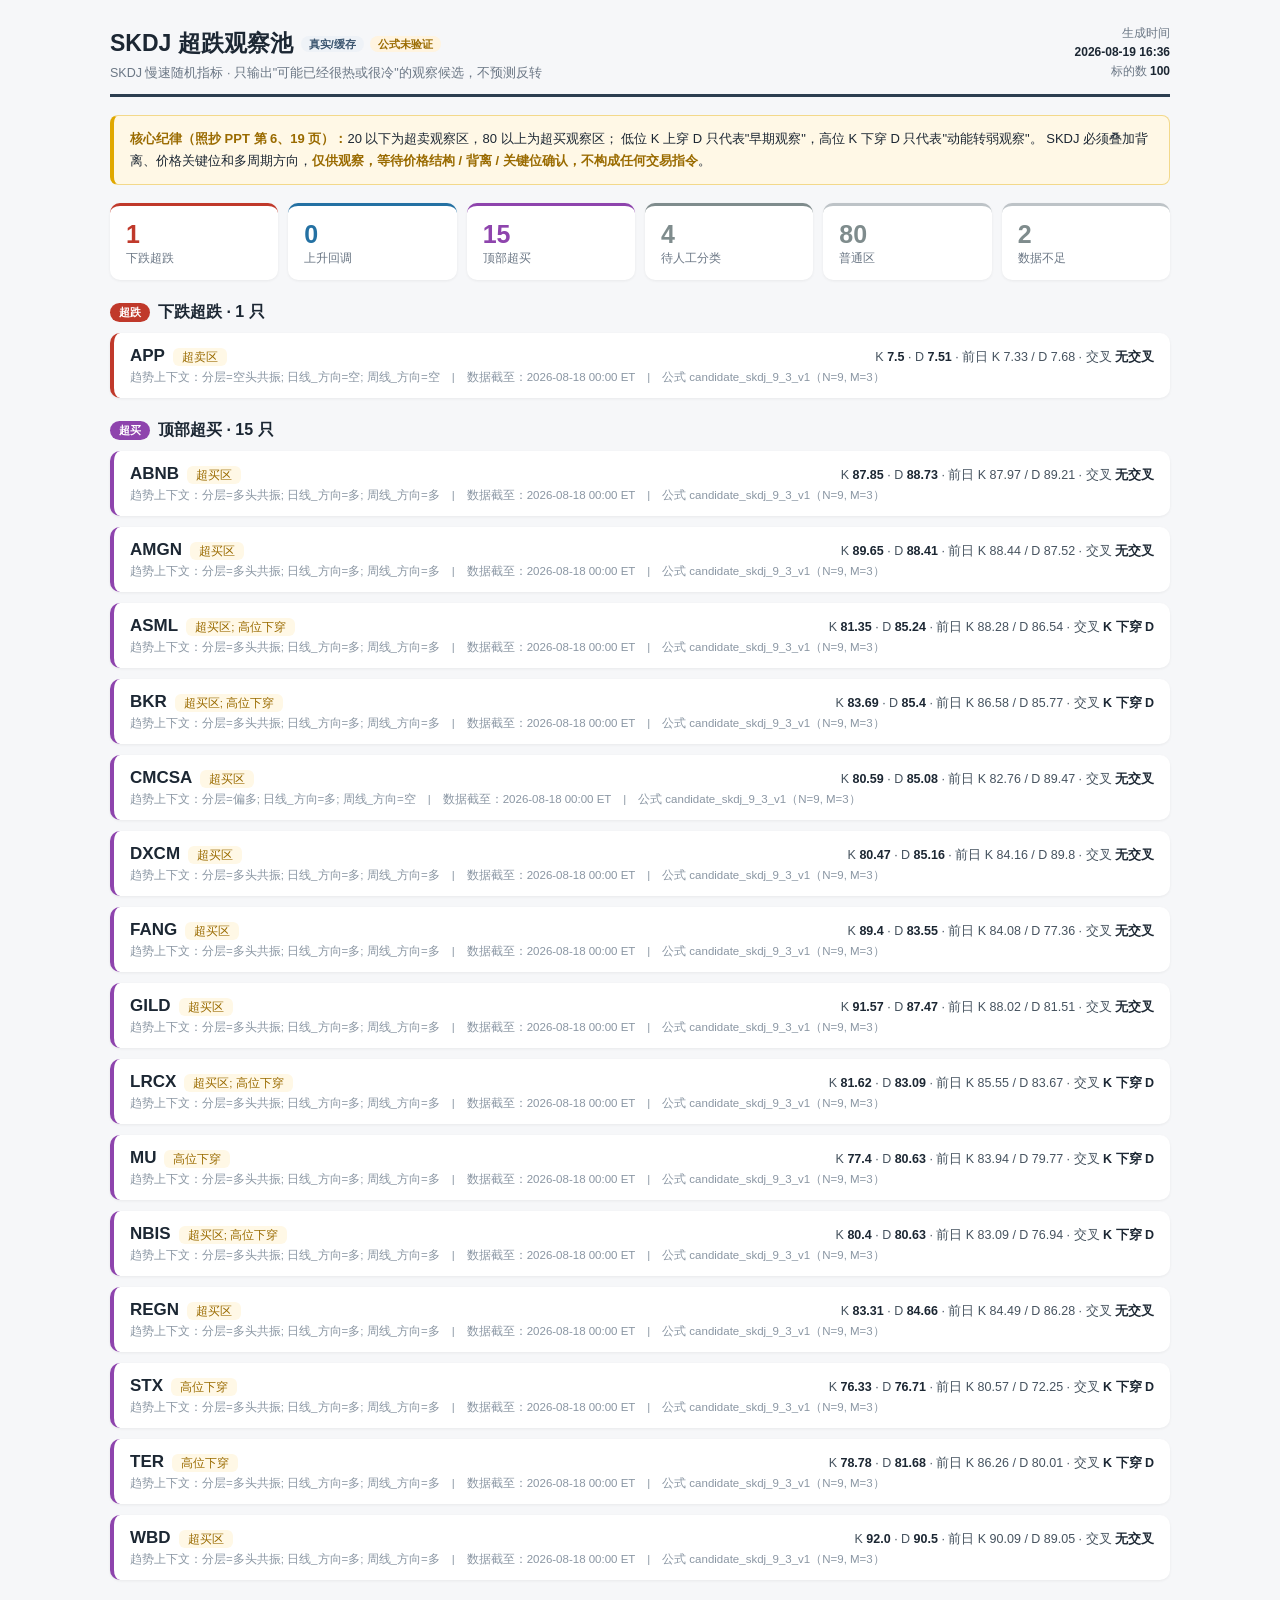
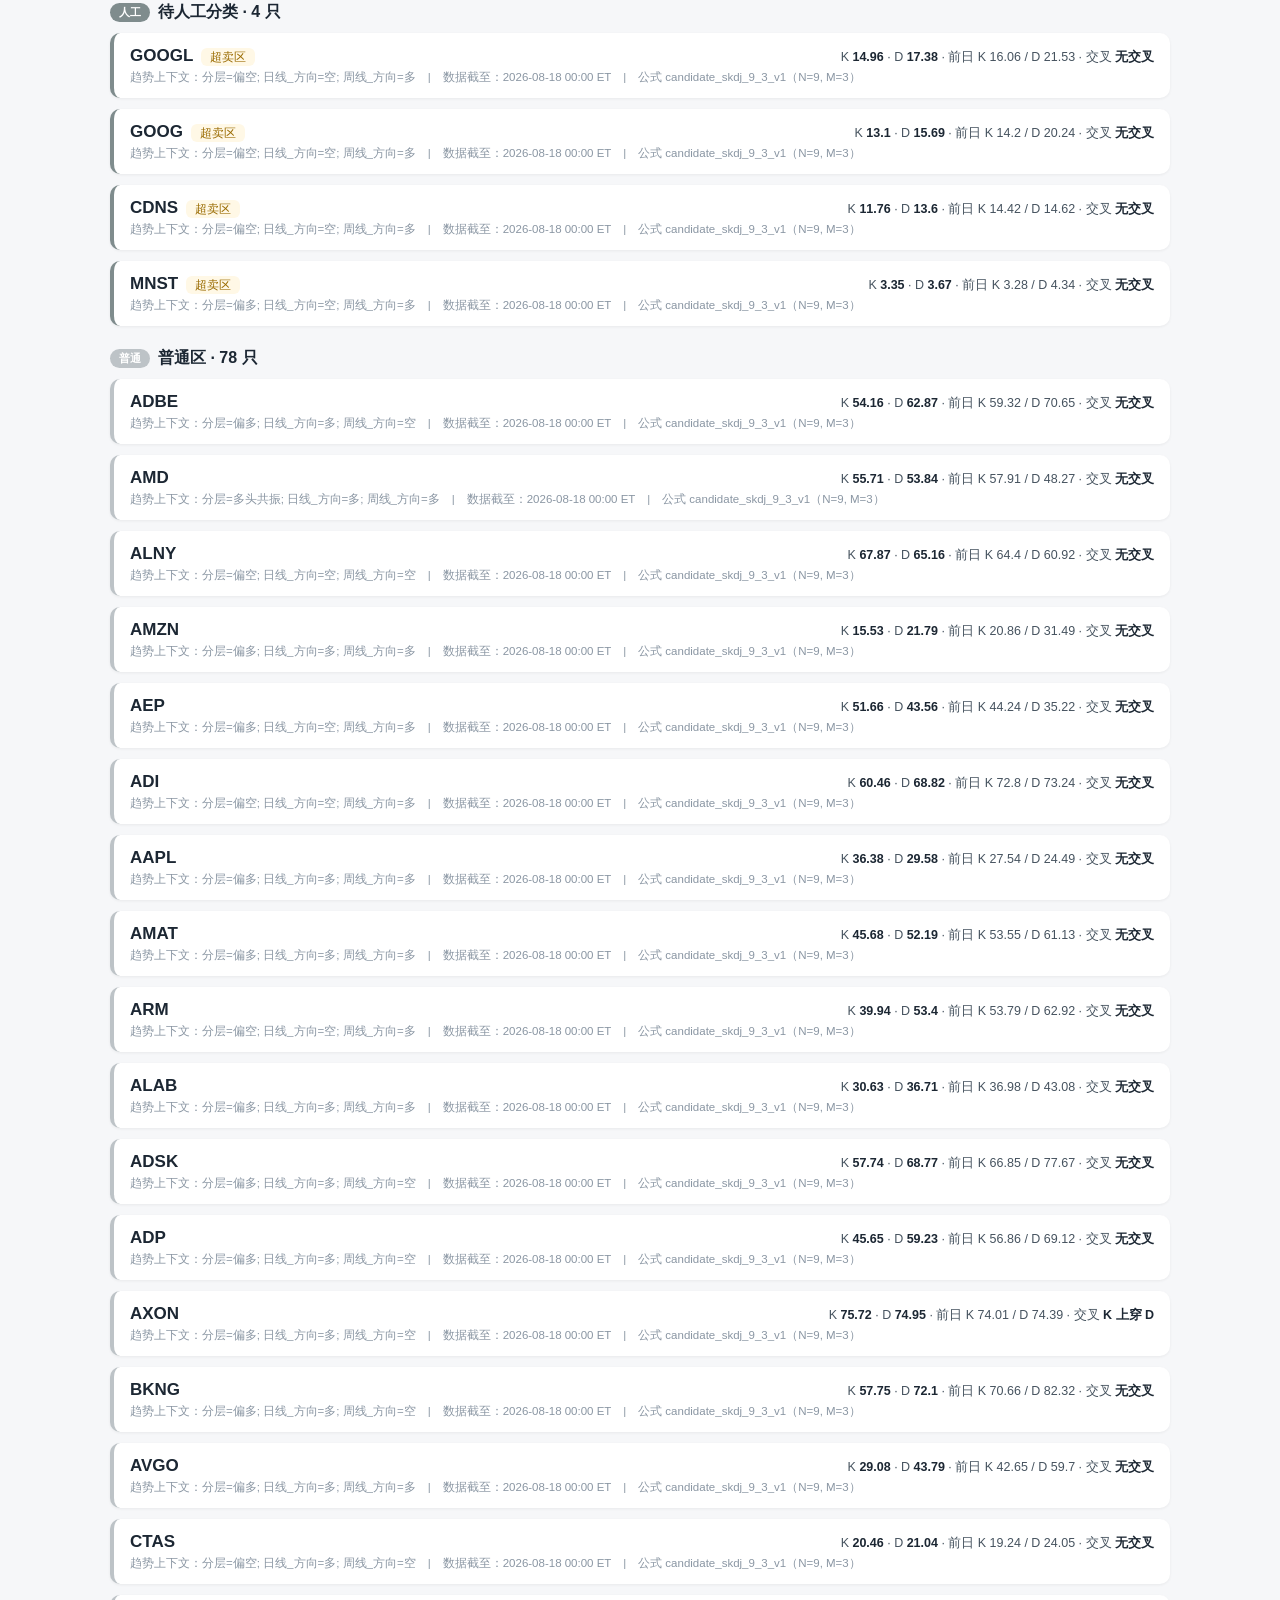
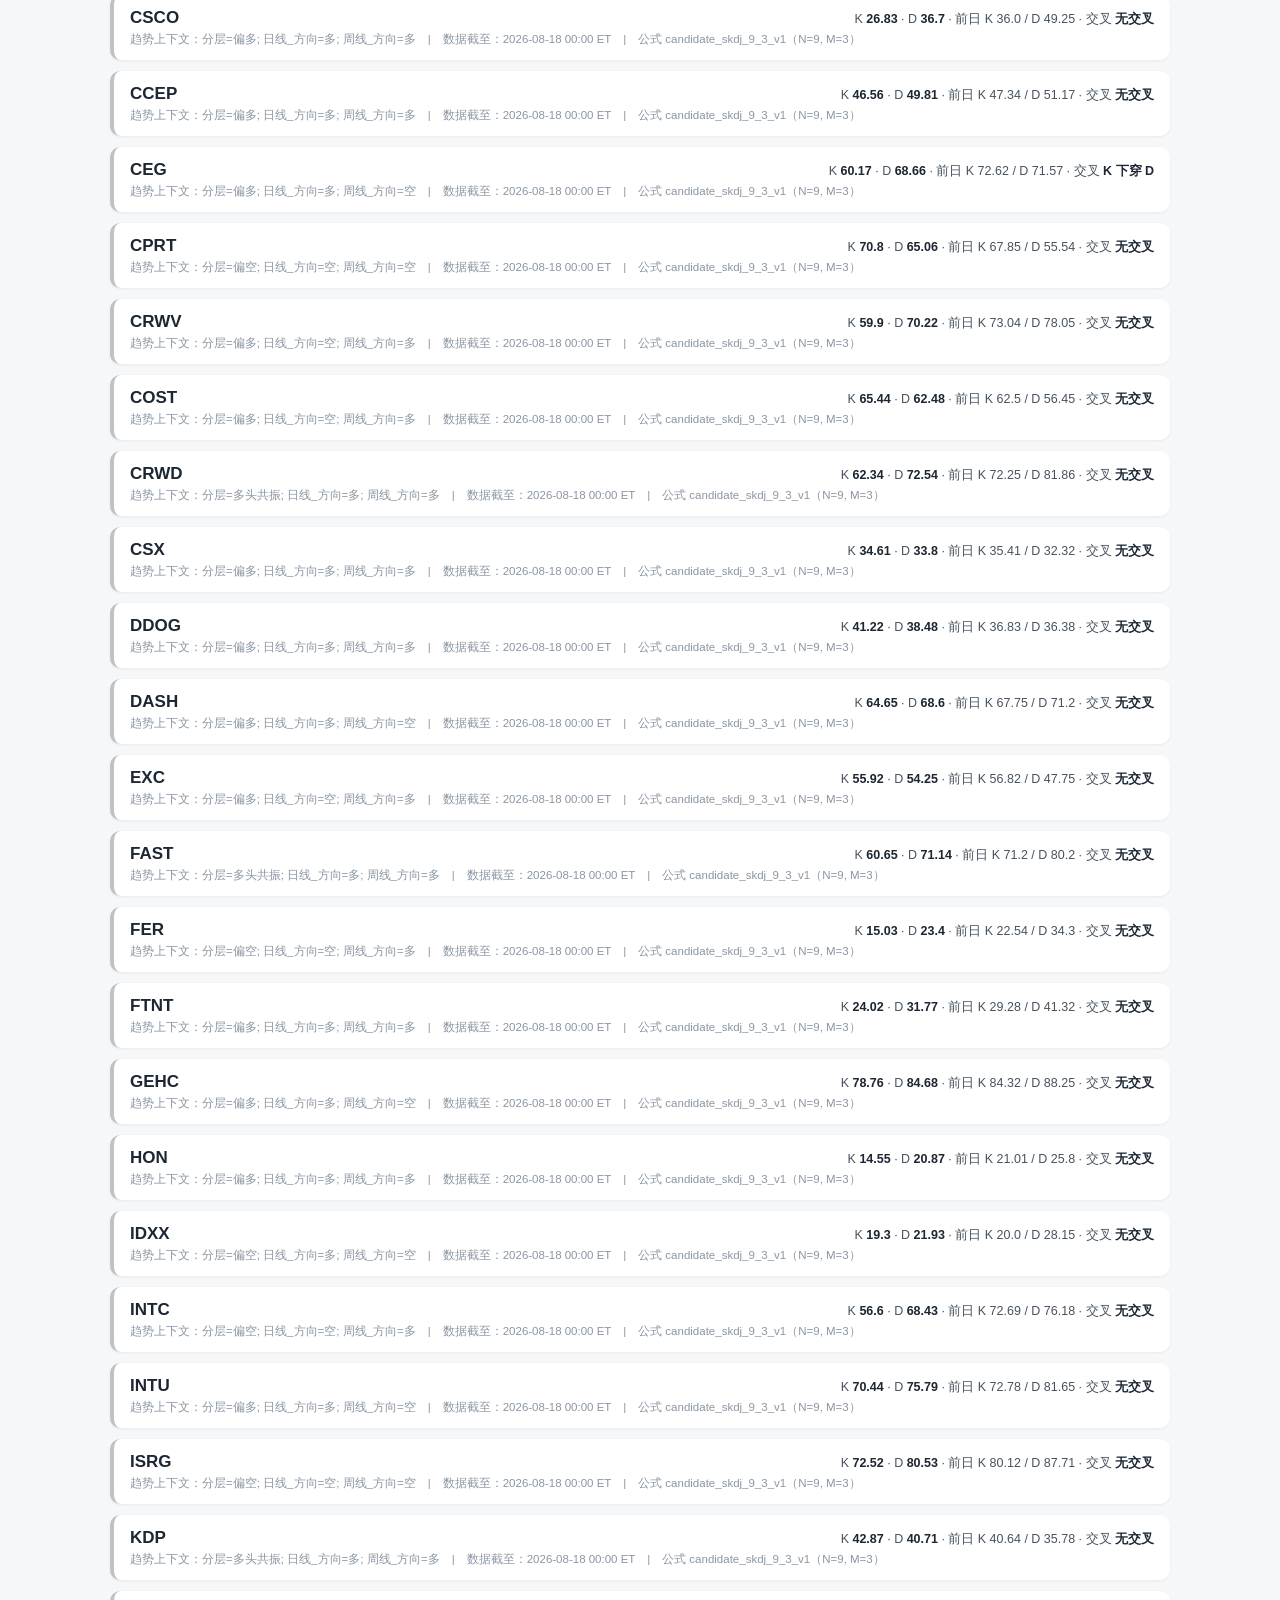
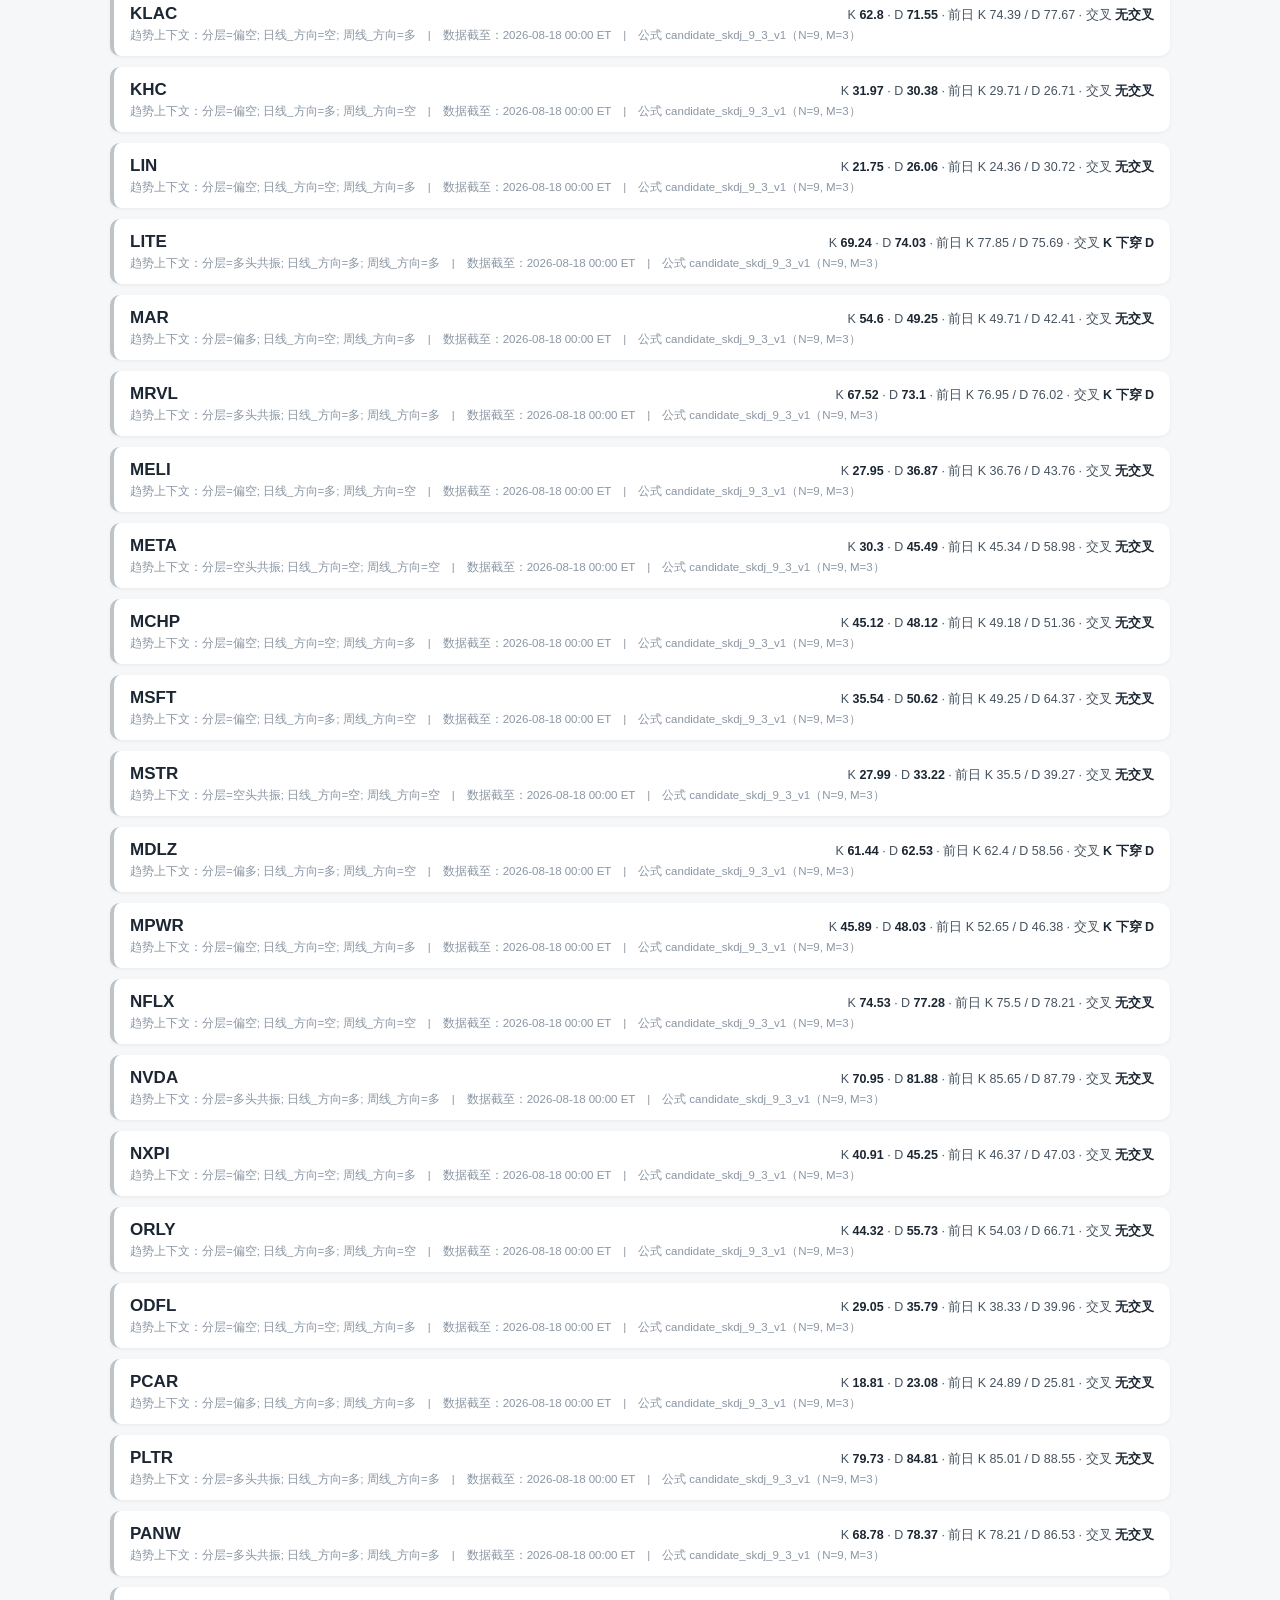
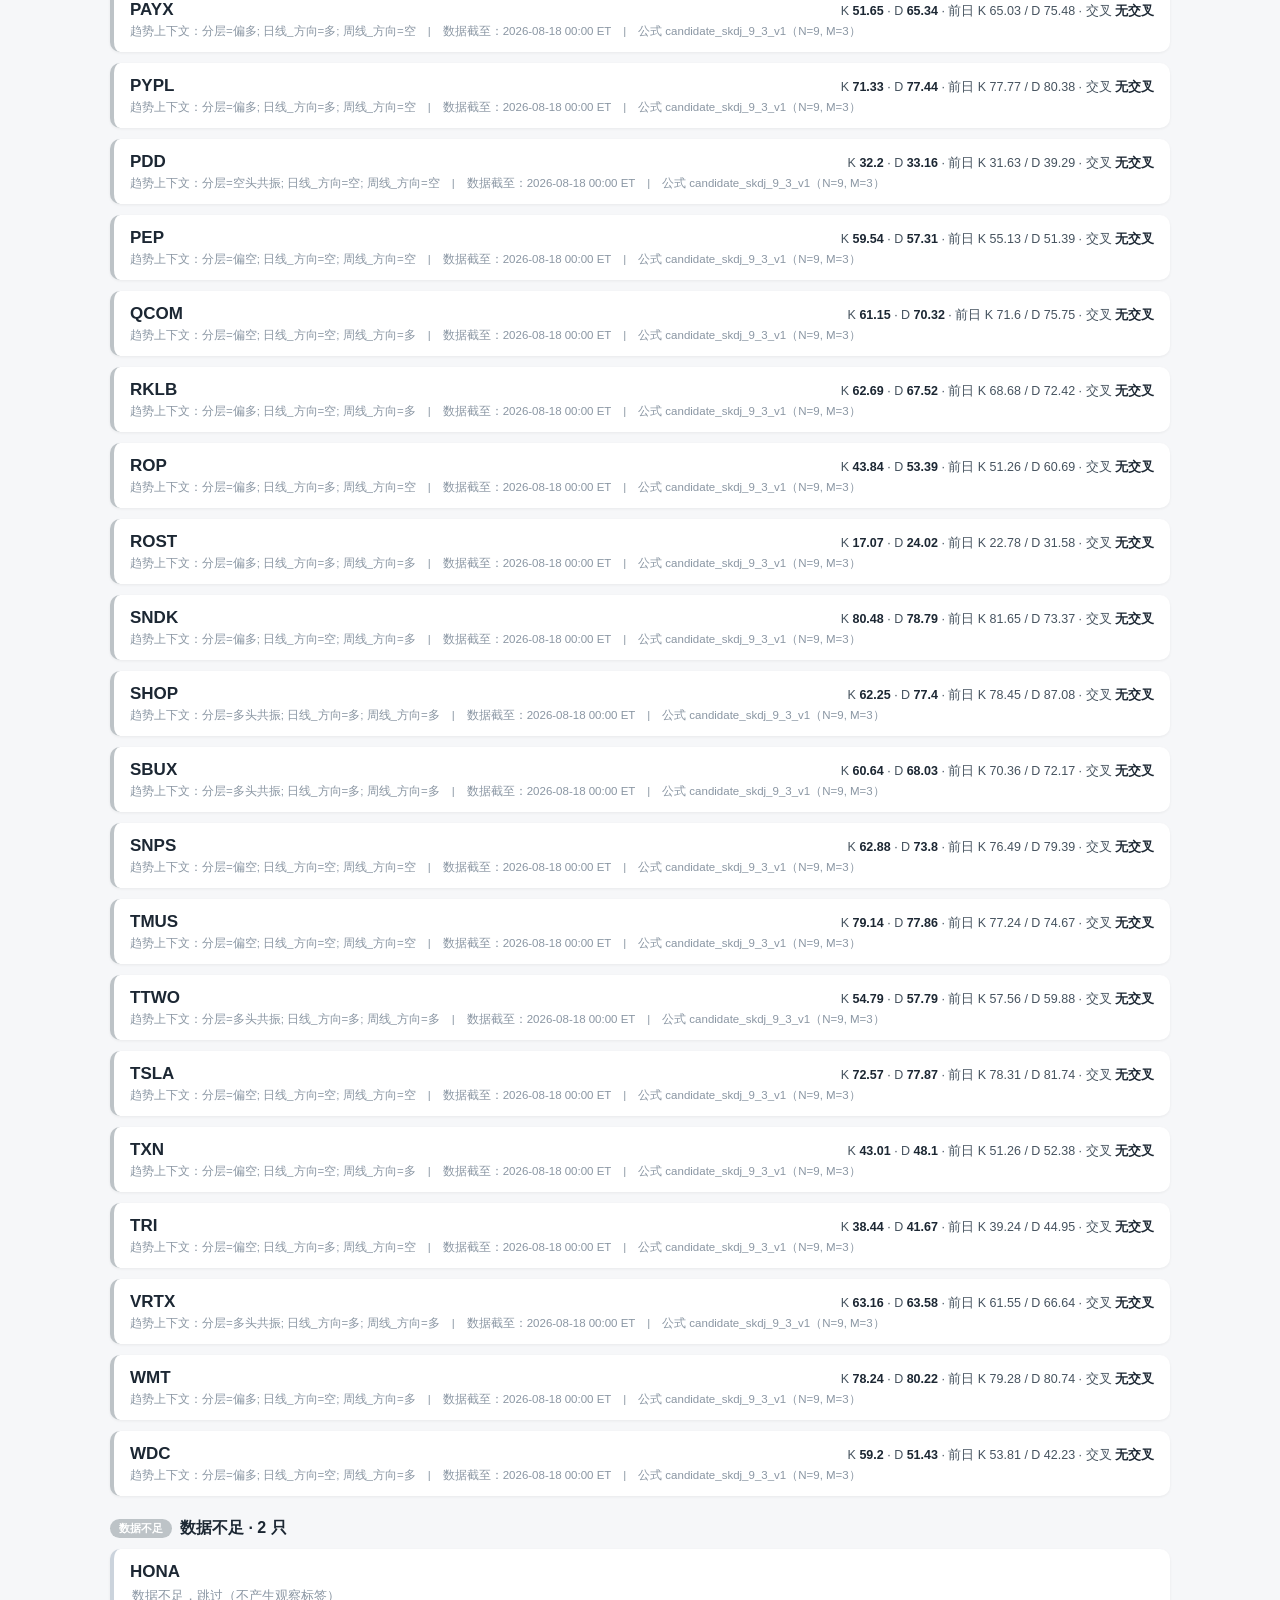
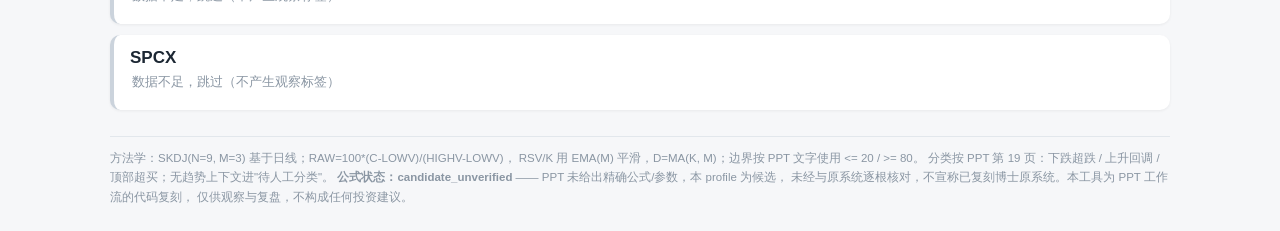
<file: daily/example/20260819/skdj_20260819_daily.html>
<!DOCTYPE html>
<html lang='zh-CN'><head><meta charset='utf-8'>
<meta name='viewport' content='width=device-width,initial-scale=1'>
<title>SKDJ 超跌观察池 · 2026-08-19</title>
<style>
  * { box-sizing: border-box; }
  body { font-family: -apple-system, BlinkMacSystemFont, 'PingFang SC', 'Microsoft YaHei', sans-serif;
         background: #f6f7f9; color: #1c2733; margin: 0; padding: 24px; }
  .wrap { max-width: 1060px; margin: 0 auto; }
  .hd { display:flex; justify-content:space-between; align-items:flex-end;
        border-bottom: 3px solid #2c3e50; padding-bottom: 12px; margin-bottom: 18px; }
  .hd h1 { font-size: 23px; margin:0; font-weight:800; }
  .hd .sub { font-size: 12.5px; color:#6b7785; margin-top:6px; }
  .hd .meta { text-align:right; font-size:12px; color:#6b7785; line-height:1.6; }
  .hd .meta b { color:#1c2733; }
  .src { font-size:11px; background:#eef2f7; color:#3b556f; padding:2px 8px;
         border-radius:10px; margin-left:8px; vertical-align:middle; }
  .unverified { font-size:11px; background:#fff4e0; color:#9a6b00; padding:2px 8px;
                border-radius:10px; margin-left:6px; vertical-align:middle; }
  .discipline { background:#fff8e6; border:1px solid #f3d98b; border-left:4px solid #e0a800;
                border-radius:8px; padding:12px 16px; margin-bottom:18px; font-size:13px; line-height:1.7; }
  .discipline b { color:#9a6b00; }
  .stats { display:flex; gap:10px; flex-wrap:wrap; margin-bottom:18px; }
  .stat { flex:1; min-width:110px; background:#fff; border-radius:10px; padding:14px 16px;
          box-shadow:0 1px 3px rgba(0,0,0,.06); border-top:3px solid #cbd3dc; }
  .stat .n { font-size:25px; font-weight:800; }
  .stat .l { font-size:11.5px; color:#6b7785; margin-top:2px; }
  .stat.s-oversold { border-top-color:#c0392b; } .stat.s-oversold .n { color:#c0392b; }
  .stat.s-pullback { border-top-color:#2471a3; } .stat.s-pullback .n { color:#2471a3; }
  .stat.s-overbought { border-top-color:#8e44ad; } .stat.s-overbought .n { color:#8e44ad; }
  .stat.s-manual { border-top-color:#7f8c8d; } .stat.s-manual .n { color:#7f8c8d; }
  .stat.s-quiet { border-top-color:#bdc3c7; } .stat.s-quiet .n { color:#7f8c8d; }
  .stat.s-insuf { border-top-color:#bdc3c7; } .stat.s-insuf .n { color:#7f8c8d; }
  .sec { margin:22px 0 10px; font-size:16px; font-weight:700; display:flex; align-items:center; gap:8px; }
  .sec .tag { font-size:11px; font-weight:600; padding:2px 9px; border-radius:10px; color:#fff; }
  .card { background:#fff; border-radius:10px; padding:13px 16px; margin-bottom:11px;
          box-shadow:0 1px 3px rgba(0,0,0,.06); border-left:4px solid #cbd3dc; }
  .card.s-oversold { border-left-color:#c0392b; }
  .card.s-pullback { border-left-color:#2471a3; }
  .card.s-overbought { border-left-color:#8e44ad; }
  .card.s-manual { border-left-color:#7f8c8d; }
  .card.s-quiet { border-left-color:#bdc3c7; }
  .card .chd { display:flex; justify-content:space-between; align-items:baseline; flex-wrap:wrap; gap:8px; }
  .card .tk { font-size:17px; font-weight:800; }
  .card .lab { font-size:11.5px; color:#9a6b00; background:#fff8e6; border-radius:6px;
               padding:3px 9px; margin-left:8px; }
  .card .vals { font-size:12.5px; color:#46535f; }
  .card .vals b { color:#1c2733; }
  .card .meta { font-size:11.5px; color:#8a96a3; margin-top:4px; }
  .empty { color:#8a96a3; font-size:12.5px; padding:6px 2px; }
  .foot { margin-top:26px; font-size:11.5px; color:#8a96a3; line-height:1.7;
          border-top:1px solid #e2e7ec; padding-top:12px; }
</style></head>
<body><div class='wrap'>
  <div class='hd'>
    <div>
      <h1>SKDJ 超跌观察池<span class='src'>真实/缓存</span><span class='unverified'>公式未验证</span></h1>
      <div class='sub'>SKDJ 慢速随机指标 · 只输出"可能已经很热或很冷"的观察候选，不预测反转</div>
    </div>
    <div class='meta'>生成时间<b><br>2026-08-19 16:36</b><br>标的数<b> 100</b></div>
  </div>

  <div class='discipline'>
    <b>核心纪律（照抄 PPT 第 6、19 页）：</b>20 以下为超卖观察区，80 以上为超买观察区；
    低位 K 上穿 D 只代表"早期观察"，高位 K 下穿 D 只代表"动能转弱观察"。
    SKDJ 必须叠加背离、价格关键位和多周期方向，<b>仅供观察，等待价格结构 / 背离 / 关键位确认，不构成任何交易指令</b>。
  </div>

  <div class='stats'>
      <div class='stat s-oversold'>
        <div class='n'>1</div><div class='l'>下跌超跌</div></div>
      <div class='stat s-pullback'>
        <div class='n'>0</div><div class='l'>上升回调</div></div>
      <div class='stat s-overbought'>
        <div class='n'>15</div><div class='l'>顶部超买</div></div>
      <div class='stat s-manual'>
        <div class='n'>4</div><div class='l'>待人工分类</div></div>
      <div class='stat s-quiet'>
        <div class='n'>80</div><div class='l'>普通区</div></div><div class='stat s-insuf'><div class='n'>2</div><div class='l'>数据不足</div></div></div>

  <div class='sec'><span class='tag' style='background:#c0392b'>超跌</span>下跌超跌 · 1 只</div><div class='card s-oversold'>
    <div class='chd'><span><span class='tk'>APP</span><span class='lab'>超卖区</span></span>
      <span class='vals'>K <b>7.5</b> · D <b>7.51</b> · 前日 K 7.33 / D 7.68 · 交叉 <b>无交叉</b></span></div>
    <div class='meta'>趋势上下文：分层=空头共振; 日线_方向=空; 周线_方向=空　|　数据截至：2026-08-18 00:00 ET　|　公式 candidate_skdj_9_3_v1（N=9, M=3）</div>
  </div><div class='sec'><span class='tag' style='background:#8e44ad'>超买</span>顶部超买 · 15 只</div><div class='card s-overbought'>
    <div class='chd'><span><span class='tk'>ABNB</span><span class='lab'>超买区</span></span>
      <span class='vals'>K <b>87.85</b> · D <b>88.73</b> · 前日 K 87.97 / D 89.21 · 交叉 <b>无交叉</b></span></div>
    <div class='meta'>趋势上下文：分层=多头共振; 日线_方向=多; 周线_方向=多　|　数据截至：2026-08-18 00:00 ET　|　公式 candidate_skdj_9_3_v1（N=9, M=3）</div>
  </div><div class='card s-overbought'>
    <div class='chd'><span><span class='tk'>AMGN</span><span class='lab'>超买区</span></span>
      <span class='vals'>K <b>89.65</b> · D <b>88.41</b> · 前日 K 88.44 / D 87.52 · 交叉 <b>无交叉</b></span></div>
    <div class='meta'>趋势上下文：分层=多头共振; 日线_方向=多; 周线_方向=多　|　数据截至：2026-08-18 00:00 ET　|　公式 candidate_skdj_9_3_v1（N=9, M=3）</div>
  </div><div class='card s-overbought'>
    <div class='chd'><span><span class='tk'>ASML</span><span class='lab'>超买区; 高位下穿</span></span>
      <span class='vals'>K <b>81.35</b> · D <b>85.24</b> · 前日 K 88.28 / D 86.54 · 交叉 <b>K 下穿 D</b></span></div>
    <div class='meta'>趋势上下文：分层=多头共振; 日线_方向=多; 周线_方向=多　|　数据截至：2026-08-18 00:00 ET　|　公式 candidate_skdj_9_3_v1（N=9, M=3）</div>
  </div><div class='card s-overbought'>
    <div class='chd'><span><span class='tk'>BKR</span><span class='lab'>超买区; 高位下穿</span></span>
      <span class='vals'>K <b>83.69</b> · D <b>85.4</b> · 前日 K 86.58 / D 85.77 · 交叉 <b>K 下穿 D</b></span></div>
    <div class='meta'>趋势上下文：分层=多头共振; 日线_方向=多; 周线_方向=多　|　数据截至：2026-08-18 00:00 ET　|　公式 candidate_skdj_9_3_v1（N=9, M=3）</div>
  </div><div class='card s-overbought'>
    <div class='chd'><span><span class='tk'>CMCSA</span><span class='lab'>超买区</span></span>
      <span class='vals'>K <b>80.59</b> · D <b>85.08</b> · 前日 K 82.76 / D 89.47 · 交叉 <b>无交叉</b></span></div>
    <div class='meta'>趋势上下文：分层=偏多; 日线_方向=多; 周线_方向=空　|　数据截至：2026-08-18 00:00 ET　|　公式 candidate_skdj_9_3_v1（N=9, M=3）</div>
  </div><div class='card s-overbought'>
    <div class='chd'><span><span class='tk'>DXCM</span><span class='lab'>超买区</span></span>
      <span class='vals'>K <b>80.47</b> · D <b>85.16</b> · 前日 K 84.16 / D 89.8 · 交叉 <b>无交叉</b></span></div>
    <div class='meta'>趋势上下文：分层=多头共振; 日线_方向=多; 周线_方向=多　|　数据截至：2026-08-18 00:00 ET　|　公式 candidate_skdj_9_3_v1（N=9, M=3）</div>
  </div><div class='card s-overbought'>
    <div class='chd'><span><span class='tk'>FANG</span><span class='lab'>超买区</span></span>
      <span class='vals'>K <b>89.4</b> · D <b>83.55</b> · 前日 K 84.08 / D 77.36 · 交叉 <b>无交叉</b></span></div>
    <div class='meta'>趋势上下文：分层=多头共振; 日线_方向=多; 周线_方向=多　|　数据截至：2026-08-18 00:00 ET　|　公式 candidate_skdj_9_3_v1（N=9, M=3）</div>
  </div><div class='card s-overbought'>
    <div class='chd'><span><span class='tk'>GILD</span><span class='lab'>超买区</span></span>
      <span class='vals'>K <b>91.57</b> · D <b>87.47</b> · 前日 K 88.02 / D 81.51 · 交叉 <b>无交叉</b></span></div>
    <div class='meta'>趋势上下文：分层=多头共振; 日线_方向=多; 周线_方向=多　|　数据截至：2026-08-18 00:00 ET　|　公式 candidate_skdj_9_3_v1（N=9, M=3）</div>
  </div><div class='card s-overbought'>
    <div class='chd'><span><span class='tk'>LRCX</span><span class='lab'>超买区; 高位下穿</span></span>
      <span class='vals'>K <b>81.62</b> · D <b>83.09</b> · 前日 K 85.55 / D 83.67 · 交叉 <b>K 下穿 D</b></span></div>
    <div class='meta'>趋势上下文：分层=多头共振; 日线_方向=多; 周线_方向=多　|　数据截至：2026-08-18 00:00 ET　|　公式 candidate_skdj_9_3_v1（N=9, M=3）</div>
  </div><div class='card s-overbought'>
    <div class='chd'><span><span class='tk'>MU</span><span class='lab'>高位下穿</span></span>
      <span class='vals'>K <b>77.4</b> · D <b>80.63</b> · 前日 K 83.94 / D 79.77 · 交叉 <b>K 下穿 D</b></span></div>
    <div class='meta'>趋势上下文：分层=多头共振; 日线_方向=多; 周线_方向=多　|　数据截至：2026-08-18 00:00 ET　|　公式 candidate_skdj_9_3_v1（N=9, M=3）</div>
  </div><div class='card s-overbought'>
    <div class='chd'><span><span class='tk'>NBIS</span><span class='lab'>超买区; 高位下穿</span></span>
      <span class='vals'>K <b>80.4</b> · D <b>80.63</b> · 前日 K 83.09 / D 76.94 · 交叉 <b>K 下穿 D</b></span></div>
    <div class='meta'>趋势上下文：分层=多头共振; 日线_方向=多; 周线_方向=多　|　数据截至：2026-08-18 00:00 ET　|　公式 candidate_skdj_9_3_v1（N=9, M=3）</div>
  </div><div class='card s-overbought'>
    <div class='chd'><span><span class='tk'>REGN</span><span class='lab'>超买区</span></span>
      <span class='vals'>K <b>83.31</b> · D <b>84.66</b> · 前日 K 84.49 / D 86.28 · 交叉 <b>无交叉</b></span></div>
    <div class='meta'>趋势上下文：分层=多头共振; 日线_方向=多; 周线_方向=多　|　数据截至：2026-08-18 00:00 ET　|　公式 candidate_skdj_9_3_v1（N=9, M=3）</div>
  </div><div class='card s-overbought'>
    <div class='chd'><span><span class='tk'>STX</span><span class='lab'>高位下穿</span></span>
      <span class='vals'>K <b>76.33</b> · D <b>76.71</b> · 前日 K 80.57 / D 72.25 · 交叉 <b>K 下穿 D</b></span></div>
    <div class='meta'>趋势上下文：分层=多头共振; 日线_方向=多; 周线_方向=多　|　数据截至：2026-08-18 00:00 ET　|　公式 candidate_skdj_9_3_v1（N=9, M=3）</div>
  </div><div class='card s-overbought'>
    <div class='chd'><span><span class='tk'>TER</span><span class='lab'>高位下穿</span></span>
      <span class='vals'>K <b>78.78</b> · D <b>81.68</b> · 前日 K 86.26 / D 80.01 · 交叉 <b>K 下穿 D</b></span></div>
    <div class='meta'>趋势上下文：分层=多头共振; 日线_方向=多; 周线_方向=多　|　数据截至：2026-08-18 00:00 ET　|　公式 candidate_skdj_9_3_v1（N=9, M=3）</div>
  </div><div class='card s-overbought'>
    <div class='chd'><span><span class='tk'>WBD</span><span class='lab'>超买区</span></span>
      <span class='vals'>K <b>92.0</b> · D <b>90.5</b> · 前日 K 90.09 / D 89.05 · 交叉 <b>无交叉</b></span></div>
    <div class='meta'>趋势上下文：分层=多头共振; 日线_方向=多; 周线_方向=多　|　数据截至：2026-08-18 00:00 ET　|　公式 candidate_skdj_9_3_v1（N=9, M=3）</div>
  </div><div class='sec'><span class='tag' style='background:#7f8c8d'>人工</span>待人工分类 · 4 只</div><div class='card s-manual'>
    <div class='chd'><span><span class='tk'>GOOGL</span><span class='lab'>超卖区</span></span>
      <span class='vals'>K <b>14.96</b> · D <b>17.38</b> · 前日 K 16.06 / D 21.53 · 交叉 <b>无交叉</b></span></div>
    <div class='meta'>趋势上下文：分层=偏空; 日线_方向=空; 周线_方向=多　|　数据截至：2026-08-18 00:00 ET　|　公式 candidate_skdj_9_3_v1（N=9, M=3）</div>
  </div><div class='card s-manual'>
    <div class='chd'><span><span class='tk'>GOOG</span><span class='lab'>超卖区</span></span>
      <span class='vals'>K <b>13.1</b> · D <b>15.69</b> · 前日 K 14.2 / D 20.24 · 交叉 <b>无交叉</b></span></div>
    <div class='meta'>趋势上下文：分层=偏空; 日线_方向=空; 周线_方向=多　|　数据截至：2026-08-18 00:00 ET　|　公式 candidate_skdj_9_3_v1（N=9, M=3）</div>
  </div><div class='card s-manual'>
    <div class='chd'><span><span class='tk'>CDNS</span><span class='lab'>超卖区</span></span>
      <span class='vals'>K <b>11.76</b> · D <b>13.6</b> · 前日 K 14.42 / D 14.62 · 交叉 <b>无交叉</b></span></div>
    <div class='meta'>趋势上下文：分层=偏空; 日线_方向=空; 周线_方向=多　|　数据截至：2026-08-18 00:00 ET　|　公式 candidate_skdj_9_3_v1（N=9, M=3）</div>
  </div><div class='card s-manual'>
    <div class='chd'><span><span class='tk'>MNST</span><span class='lab'>超卖区</span></span>
      <span class='vals'>K <b>3.35</b> · D <b>3.67</b> · 前日 K 3.28 / D 4.34 · 交叉 <b>无交叉</b></span></div>
    <div class='meta'>趋势上下文：分层=偏多; 日线_方向=空; 周线_方向=多　|　数据截至：2026-08-18 00:00 ET　|　公式 candidate_skdj_9_3_v1（N=9, M=3）</div>
  </div><div class='sec'><span class='tag' style='background:#bdc3c7'>普通</span>普通区 · 78 只</div><div class='card s-quiet'>
    <div class='chd'><span><span class='tk'>ADBE</span></span>
      <span class='vals'>K <b>54.16</b> · D <b>62.87</b> · 前日 K 59.32 / D 70.65 · 交叉 <b>无交叉</b></span></div>
    <div class='meta'>趋势上下文：分层=偏多; 日线_方向=多; 周线_方向=空　|　数据截至：2026-08-18 00:00 ET　|　公式 candidate_skdj_9_3_v1（N=9, M=3）</div>
  </div><div class='card s-quiet'>
    <div class='chd'><span><span class='tk'>AMD</span></span>
      <span class='vals'>K <b>55.71</b> · D <b>53.84</b> · 前日 K 57.91 / D 48.27 · 交叉 <b>无交叉</b></span></div>
    <div class='meta'>趋势上下文：分层=多头共振; 日线_方向=多; 周线_方向=多　|　数据截至：2026-08-18 00:00 ET　|　公式 candidate_skdj_9_3_v1（N=9, M=3）</div>
  </div><div class='card s-quiet'>
    <div class='chd'><span><span class='tk'>ALNY</span></span>
      <span class='vals'>K <b>67.87</b> · D <b>65.16</b> · 前日 K 64.4 / D 60.92 · 交叉 <b>无交叉</b></span></div>
    <div class='meta'>趋势上下文：分层=偏空; 日线_方向=空; 周线_方向=空　|　数据截至：2026-08-18 00:00 ET　|　公式 candidate_skdj_9_3_v1（N=9, M=3）</div>
  </div><div class='card s-quiet'>
    <div class='chd'><span><span class='tk'>AMZN</span></span>
      <span class='vals'>K <b>15.53</b> · D <b>21.79</b> · 前日 K 20.86 / D 31.49 · 交叉 <b>无交叉</b></span></div>
    <div class='meta'>趋势上下文：分层=偏多; 日线_方向=多; 周线_方向=多　|　数据截至：2026-08-18 00:00 ET　|　公式 candidate_skdj_9_3_v1（N=9, M=3）</div>
  </div><div class='card s-quiet'>
    <div class='chd'><span><span class='tk'>AEP</span></span>
      <span class='vals'>K <b>51.66</b> · D <b>43.56</b> · 前日 K 44.24 / D 35.22 · 交叉 <b>无交叉</b></span></div>
    <div class='meta'>趋势上下文：分层=偏多; 日线_方向=空; 周线_方向=多　|　数据截至：2026-08-18 00:00 ET　|　公式 candidate_skdj_9_3_v1（N=9, M=3）</div>
  </div><div class='card s-quiet'>
    <div class='chd'><span><span class='tk'>ADI</span></span>
      <span class='vals'>K <b>60.46</b> · D <b>68.82</b> · 前日 K 72.8 / D 73.24 · 交叉 <b>无交叉</b></span></div>
    <div class='meta'>趋势上下文：分层=偏空; 日线_方向=空; 周线_方向=多　|　数据截至：2026-08-18 00:00 ET　|　公式 candidate_skdj_9_3_v1（N=9, M=3）</div>
  </div><div class='card s-quiet'>
    <div class='chd'><span><span class='tk'>AAPL</span></span>
      <span class='vals'>K <b>36.38</b> · D <b>29.58</b> · 前日 K 27.54 / D 24.49 · 交叉 <b>无交叉</b></span></div>
    <div class='meta'>趋势上下文：分层=偏多; 日线_方向=多; 周线_方向=多　|　数据截至：2026-08-18 00:00 ET　|　公式 candidate_skdj_9_3_v1（N=9, M=3）</div>
  </div><div class='card s-quiet'>
    <div class='chd'><span><span class='tk'>AMAT</span></span>
      <span class='vals'>K <b>45.68</b> · D <b>52.19</b> · 前日 K 53.55 / D 61.13 · 交叉 <b>无交叉</b></span></div>
    <div class='meta'>趋势上下文：分层=偏多; 日线_方向=多; 周线_方向=多　|　数据截至：2026-08-18 00:00 ET　|　公式 candidate_skdj_9_3_v1（N=9, M=3）</div>
  </div><div class='card s-quiet'>
    <div class='chd'><span><span class='tk'>ARM</span></span>
      <span class='vals'>K <b>39.94</b> · D <b>53.4</b> · 前日 K 53.79 / D 62.92 · 交叉 <b>无交叉</b></span></div>
    <div class='meta'>趋势上下文：分层=偏空; 日线_方向=空; 周线_方向=多　|　数据截至：2026-08-18 00:00 ET　|　公式 candidate_skdj_9_3_v1（N=9, M=3）</div>
  </div><div class='card s-quiet'>
    <div class='chd'><span><span class='tk'>ALAB</span></span>
      <span class='vals'>K <b>30.63</b> · D <b>36.71</b> · 前日 K 36.98 / D 43.08 · 交叉 <b>无交叉</b></span></div>
    <div class='meta'>趋势上下文：分层=偏多; 日线_方向=多; 周线_方向=多　|　数据截至：2026-08-18 00:00 ET　|　公式 candidate_skdj_9_3_v1（N=9, M=3）</div>
  </div><div class='card s-quiet'>
    <div class='chd'><span><span class='tk'>ADSK</span></span>
      <span class='vals'>K <b>57.74</b> · D <b>68.77</b> · 前日 K 66.85 / D 77.67 · 交叉 <b>无交叉</b></span></div>
    <div class='meta'>趋势上下文：分层=偏多; 日线_方向=多; 周线_方向=空　|　数据截至：2026-08-18 00:00 ET　|　公式 candidate_skdj_9_3_v1（N=9, M=3）</div>
  </div><div class='card s-quiet'>
    <div class='chd'><span><span class='tk'>ADP</span></span>
      <span class='vals'>K <b>45.65</b> · D <b>59.23</b> · 前日 K 56.86 / D 69.12 · 交叉 <b>无交叉</b></span></div>
    <div class='meta'>趋势上下文：分层=偏多; 日线_方向=多; 周线_方向=空　|　数据截至：2026-08-18 00:00 ET　|　公式 candidate_skdj_9_3_v1（N=9, M=3）</div>
  </div><div class='card s-quiet'>
    <div class='chd'><span><span class='tk'>AXON</span></span>
      <span class='vals'>K <b>75.72</b> · D <b>74.95</b> · 前日 K 74.01 / D 74.39 · 交叉 <b>K 上穿 D</b></span></div>
    <div class='meta'>趋势上下文：分层=偏多; 日线_方向=多; 周线_方向=空　|　数据截至：2026-08-18 00:00 ET　|　公式 candidate_skdj_9_3_v1（N=9, M=3）</div>
  </div><div class='card s-quiet'>
    <div class='chd'><span><span class='tk'>BKNG</span></span>
      <span class='vals'>K <b>57.75</b> · D <b>72.1</b> · 前日 K 70.66 / D 82.32 · 交叉 <b>无交叉</b></span></div>
    <div class='meta'>趋势上下文：分层=偏多; 日线_方向=多; 周线_方向=空　|　数据截至：2026-08-18 00:00 ET　|　公式 candidate_skdj_9_3_v1（N=9, M=3）</div>
  </div><div class='card s-quiet'>
    <div class='chd'><span><span class='tk'>AVGO</span></span>
      <span class='vals'>K <b>29.08</b> · D <b>43.79</b> · 前日 K 42.65 / D 59.7 · 交叉 <b>无交叉</b></span></div>
    <div class='meta'>趋势上下文：分层=偏多; 日线_方向=多; 周线_方向=多　|　数据截至：2026-08-18 00:00 ET　|　公式 candidate_skdj_9_3_v1（N=9, M=3）</div>
  </div><div class='card s-quiet'>
    <div class='chd'><span><span class='tk'>CTAS</span></span>
      <span class='vals'>K <b>20.46</b> · D <b>21.04</b> · 前日 K 19.24 / D 24.05 · 交叉 <b>无交叉</b></span></div>
    <div class='meta'>趋势上下文：分层=偏空; 日线_方向=多; 周线_方向=空　|　数据截至：2026-08-18 00:00 ET　|　公式 candidate_skdj_9_3_v1（N=9, M=3）</div>
  </div><div class='card s-quiet'>
    <div class='chd'><span><span class='tk'>CSCO</span></span>
      <span class='vals'>K <b>26.83</b> · D <b>36.7</b> · 前日 K 36.0 / D 49.25 · 交叉 <b>无交叉</b></span></div>
    <div class='meta'>趋势上下文：分层=偏多; 日线_方向=多; 周线_方向=多　|　数据截至：2026-08-18 00:00 ET　|　公式 candidate_skdj_9_3_v1（N=9, M=3）</div>
  </div><div class='card s-quiet'>
    <div class='chd'><span><span class='tk'>CCEP</span></span>
      <span class='vals'>K <b>46.56</b> · D <b>49.81</b> · 前日 K 47.34 / D 51.17 · 交叉 <b>无交叉</b></span></div>
    <div class='meta'>趋势上下文：分层=偏多; 日线_方向=多; 周线_方向=多　|　数据截至：2026-08-18 00:00 ET　|　公式 candidate_skdj_9_3_v1（N=9, M=3）</div>
  </div><div class='card s-quiet'>
    <div class='chd'><span><span class='tk'>CEG</span></span>
      <span class='vals'>K <b>60.17</b> · D <b>68.66</b> · 前日 K 72.62 / D 71.57 · 交叉 <b>K 下穿 D</b></span></div>
    <div class='meta'>趋势上下文：分层=偏多; 日线_方向=多; 周线_方向=空　|　数据截至：2026-08-18 00:00 ET　|　公式 candidate_skdj_9_3_v1（N=9, M=3）</div>
  </div><div class='card s-quiet'>
    <div class='chd'><span><span class='tk'>CPRT</span></span>
      <span class='vals'>K <b>70.8</b> · D <b>65.06</b> · 前日 K 67.85 / D 55.54 · 交叉 <b>无交叉</b></span></div>
    <div class='meta'>趋势上下文：分层=偏空; 日线_方向=空; 周线_方向=空　|　数据截至：2026-08-18 00:00 ET　|　公式 candidate_skdj_9_3_v1（N=9, M=3）</div>
  </div><div class='card s-quiet'>
    <div class='chd'><span><span class='tk'>CRWV</span></span>
      <span class='vals'>K <b>59.9</b> · D <b>70.22</b> · 前日 K 73.04 / D 78.05 · 交叉 <b>无交叉</b></span></div>
    <div class='meta'>趋势上下文：分层=偏多; 日线_方向=空; 周线_方向=多　|　数据截至：2026-08-18 00:00 ET　|　公式 candidate_skdj_9_3_v1（N=9, M=3）</div>
  </div><div class='card s-quiet'>
    <div class='chd'><span><span class='tk'>COST</span></span>
      <span class='vals'>K <b>65.44</b> · D <b>62.48</b> · 前日 K 62.5 / D 56.45 · 交叉 <b>无交叉</b></span></div>
    <div class='meta'>趋势上下文：分层=偏多; 日线_方向=空; 周线_方向=多　|　数据截至：2026-08-18 00:00 ET　|　公式 candidate_skdj_9_3_v1（N=9, M=3）</div>
  </div><div class='card s-quiet'>
    <div class='chd'><span><span class='tk'>CRWD</span></span>
      <span class='vals'>K <b>62.34</b> · D <b>72.54</b> · 前日 K 72.25 / D 81.86 · 交叉 <b>无交叉</b></span></div>
    <div class='meta'>趋势上下文：分层=多头共振; 日线_方向=多; 周线_方向=多　|　数据截至：2026-08-18 00:00 ET　|　公式 candidate_skdj_9_3_v1（N=9, M=3）</div>
  </div><div class='card s-quiet'>
    <div class='chd'><span><span class='tk'>CSX</span></span>
      <span class='vals'>K <b>34.61</b> · D <b>33.8</b> · 前日 K 35.41 / D 32.32 · 交叉 <b>无交叉</b></span></div>
    <div class='meta'>趋势上下文：分层=偏多; 日线_方向=多; 周线_方向=多　|　数据截至：2026-08-18 00:00 ET　|　公式 candidate_skdj_9_3_v1（N=9, M=3）</div>
  </div><div class='card s-quiet'>
    <div class='chd'><span><span class='tk'>DDOG</span></span>
      <span class='vals'>K <b>41.22</b> · D <b>38.48</b> · 前日 K 36.83 / D 36.38 · 交叉 <b>无交叉</b></span></div>
    <div class='meta'>趋势上下文：分层=偏多; 日线_方向=多; 周线_方向=多　|　数据截至：2026-08-18 00:00 ET　|　公式 candidate_skdj_9_3_v1（N=9, M=3）</div>
  </div><div class='card s-quiet'>
    <div class='chd'><span><span class='tk'>DASH</span></span>
      <span class='vals'>K <b>64.65</b> · D <b>68.6</b> · 前日 K 67.75 / D 71.2 · 交叉 <b>无交叉</b></span></div>
    <div class='meta'>趋势上下文：分层=偏多; 日线_方向=多; 周线_方向=空　|　数据截至：2026-08-18 00:00 ET　|　公式 candidate_skdj_9_3_v1（N=9, M=3）</div>
  </div><div class='card s-quiet'>
    <div class='chd'><span><span class='tk'>EXC</span></span>
      <span class='vals'>K <b>55.92</b> · D <b>54.25</b> · 前日 K 56.82 / D 47.75 · 交叉 <b>无交叉</b></span></div>
    <div class='meta'>趋势上下文：分层=偏多; 日线_方向=空; 周线_方向=多　|　数据截至：2026-08-18 00:00 ET　|　公式 candidate_skdj_9_3_v1（N=9, M=3）</div>
  </div><div class='card s-quiet'>
    <div class='chd'><span><span class='tk'>FAST</span></span>
      <span class='vals'>K <b>60.65</b> · D <b>71.14</b> · 前日 K 71.2 / D 80.2 · 交叉 <b>无交叉</b></span></div>
    <div class='meta'>趋势上下文：分层=多头共振; 日线_方向=多; 周线_方向=多　|　数据截至：2026-08-18 00:00 ET　|　公式 candidate_skdj_9_3_v1（N=9, M=3）</div>
  </div><div class='card s-quiet'>
    <div class='chd'><span><span class='tk'>FER</span></span>
      <span class='vals'>K <b>15.03</b> · D <b>23.4</b> · 前日 K 22.54 / D 34.3 · 交叉 <b>无交叉</b></span></div>
    <div class='meta'>趋势上下文：分层=偏空; 日线_方向=空; 周线_方向=多　|　数据截至：2026-08-18 00:00 ET　|　公式 candidate_skdj_9_3_v1（N=9, M=3）</div>
  </div><div class='card s-quiet'>
    <div class='chd'><span><span class='tk'>FTNT</span></span>
      <span class='vals'>K <b>24.02</b> · D <b>31.77</b> · 前日 K 29.28 / D 41.32 · 交叉 <b>无交叉</b></span></div>
    <div class='meta'>趋势上下文：分层=偏多; 日线_方向=多; 周线_方向=多　|　数据截至：2026-08-18 00:00 ET　|　公式 candidate_skdj_9_3_v1（N=9, M=3）</div>
  </div><div class='card s-quiet'>
    <div class='chd'><span><span class='tk'>GEHC</span></span>
      <span class='vals'>K <b>78.76</b> · D <b>84.68</b> · 前日 K 84.32 / D 88.25 · 交叉 <b>无交叉</b></span></div>
    <div class='meta'>趋势上下文：分层=偏多; 日线_方向=多; 周线_方向=空　|　数据截至：2026-08-18 00:00 ET　|　公式 candidate_skdj_9_3_v1（N=9, M=3）</div>
  </div><div class='card s-quiet'>
    <div class='chd'><span><span class='tk'>HON</span></span>
      <span class='vals'>K <b>14.55</b> · D <b>20.87</b> · 前日 K 21.01 / D 25.8 · 交叉 <b>无交叉</b></span></div>
    <div class='meta'>趋势上下文：分层=偏多; 日线_方向=多; 周线_方向=多　|　数据截至：2026-08-18 00:00 ET　|　公式 candidate_skdj_9_3_v1（N=9, M=3）</div>
  </div><div class='card s-quiet'>
    <div class='chd'><span><span class='tk'>IDXX</span></span>
      <span class='vals'>K <b>19.3</b> · D <b>21.93</b> · 前日 K 20.0 / D 28.15 · 交叉 <b>无交叉</b></span></div>
    <div class='meta'>趋势上下文：分层=偏空; 日线_方向=多; 周线_方向=空　|　数据截至：2026-08-18 00:00 ET　|　公式 candidate_skdj_9_3_v1（N=9, M=3）</div>
  </div><div class='card s-quiet'>
    <div class='chd'><span><span class='tk'>INTC</span></span>
      <span class='vals'>K <b>56.6</b> · D <b>68.43</b> · 前日 K 72.69 / D 76.18 · 交叉 <b>无交叉</b></span></div>
    <div class='meta'>趋势上下文：分层=偏空; 日线_方向=空; 周线_方向=多　|　数据截至：2026-08-18 00:00 ET　|　公式 candidate_skdj_9_3_v1（N=9, M=3）</div>
  </div><div class='card s-quiet'>
    <div class='chd'><span><span class='tk'>INTU</span></span>
      <span class='vals'>K <b>70.44</b> · D <b>75.79</b> · 前日 K 72.78 / D 81.65 · 交叉 <b>无交叉</b></span></div>
    <div class='meta'>趋势上下文：分层=偏多; 日线_方向=多; 周线_方向=空　|　数据截至：2026-08-18 00:00 ET　|　公式 candidate_skdj_9_3_v1（N=9, M=3）</div>
  </div><div class='card s-quiet'>
    <div class='chd'><span><span class='tk'>ISRG</span></span>
      <span class='vals'>K <b>72.52</b> · D <b>80.53</b> · 前日 K 80.12 / D 87.71 · 交叉 <b>无交叉</b></span></div>
    <div class='meta'>趋势上下文：分层=偏空; 日线_方向=空; 周线_方向=空　|　数据截至：2026-08-18 00:00 ET　|　公式 candidate_skdj_9_3_v1（N=9, M=3）</div>
  </div><div class='card s-quiet'>
    <div class='chd'><span><span class='tk'>KDP</span></span>
      <span class='vals'>K <b>42.87</b> · D <b>40.71</b> · 前日 K 40.64 / D 35.78 · 交叉 <b>无交叉</b></span></div>
    <div class='meta'>趋势上下文：分层=多头共振; 日线_方向=多; 周线_方向=多　|　数据截至：2026-08-18 00:00 ET　|　公式 candidate_skdj_9_3_v1（N=9, M=3）</div>
  </div><div class='card s-quiet'>
    <div class='chd'><span><span class='tk'>KLAC</span></span>
      <span class='vals'>K <b>62.8</b> · D <b>71.55</b> · 前日 K 74.39 / D 77.67 · 交叉 <b>无交叉</b></span></div>
    <div class='meta'>趋势上下文：分层=偏空; 日线_方向=空; 周线_方向=多　|　数据截至：2026-08-18 00:00 ET　|　公式 candidate_skdj_9_3_v1（N=9, M=3）</div>
  </div><div class='card s-quiet'>
    <div class='chd'><span><span class='tk'>KHC</span></span>
      <span class='vals'>K <b>31.97</b> · D <b>30.38</b> · 前日 K 29.71 / D 26.71 · 交叉 <b>无交叉</b></span></div>
    <div class='meta'>趋势上下文：分层=偏空; 日线_方向=多; 周线_方向=空　|　数据截至：2026-08-18 00:00 ET　|　公式 candidate_skdj_9_3_v1（N=9, M=3）</div>
  </div><div class='card s-quiet'>
    <div class='chd'><span><span class='tk'>LIN</span></span>
      <span class='vals'>K <b>21.75</b> · D <b>26.06</b> · 前日 K 24.36 / D 30.72 · 交叉 <b>无交叉</b></span></div>
    <div class='meta'>趋势上下文：分层=偏空; 日线_方向=空; 周线_方向=多　|　数据截至：2026-08-18 00:00 ET　|　公式 candidate_skdj_9_3_v1（N=9, M=3）</div>
  </div><div class='card s-quiet'>
    <div class='chd'><span><span class='tk'>LITE</span></span>
      <span class='vals'>K <b>69.24</b> · D <b>74.03</b> · 前日 K 77.85 / D 75.69 · 交叉 <b>K 下穿 D</b></span></div>
    <div class='meta'>趋势上下文：分层=多头共振; 日线_方向=多; 周线_方向=多　|　数据截至：2026-08-18 00:00 ET　|　公式 candidate_skdj_9_3_v1（N=9, M=3）</div>
  </div><div class='card s-quiet'>
    <div class='chd'><span><span class='tk'>MAR</span></span>
      <span class='vals'>K <b>54.6</b> · D <b>49.25</b> · 前日 K 49.71 / D 42.41 · 交叉 <b>无交叉</b></span></div>
    <div class='meta'>趋势上下文：分层=偏多; 日线_方向=空; 周线_方向=多　|　数据截至：2026-08-18 00:00 ET　|　公式 candidate_skdj_9_3_v1（N=9, M=3）</div>
  </div><div class='card s-quiet'>
    <div class='chd'><span><span class='tk'>MRVL</span></span>
      <span class='vals'>K <b>67.52</b> · D <b>73.1</b> · 前日 K 76.95 / D 76.02 · 交叉 <b>K 下穿 D</b></span></div>
    <div class='meta'>趋势上下文：分层=多头共振; 日线_方向=多; 周线_方向=多　|　数据截至：2026-08-18 00:00 ET　|　公式 candidate_skdj_9_3_v1（N=9, M=3）</div>
  </div><div class='card s-quiet'>
    <div class='chd'><span><span class='tk'>MELI</span></span>
      <span class='vals'>K <b>27.95</b> · D <b>36.87</b> · 前日 K 36.76 / D 43.76 · 交叉 <b>无交叉</b></span></div>
    <div class='meta'>趋势上下文：分层=偏空; 日线_方向=多; 周线_方向=空　|　数据截至：2026-08-18 00:00 ET　|　公式 candidate_skdj_9_3_v1（N=9, M=3）</div>
  </div><div class='card s-quiet'>
    <div class='chd'><span><span class='tk'>META</span></span>
      <span class='vals'>K <b>30.3</b> · D <b>45.49</b> · 前日 K 45.34 / D 58.98 · 交叉 <b>无交叉</b></span></div>
    <div class='meta'>趋势上下文：分层=空头共振; 日线_方向=空; 周线_方向=空　|　数据截至：2026-08-18 00:00 ET　|　公式 candidate_skdj_9_3_v1（N=9, M=3）</div>
  </div><div class='card s-quiet'>
    <div class='chd'><span><span class='tk'>MCHP</span></span>
      <span class='vals'>K <b>45.12</b> · D <b>48.12</b> · 前日 K 49.18 / D 51.36 · 交叉 <b>无交叉</b></span></div>
    <div class='meta'>趋势上下文：分层=偏空; 日线_方向=空; 周线_方向=多　|　数据截至：2026-08-18 00:00 ET　|　公式 candidate_skdj_9_3_v1（N=9, M=3）</div>
  </div><div class='card s-quiet'>
    <div class='chd'><span><span class='tk'>MSFT</span></span>
      <span class='vals'>K <b>35.54</b> · D <b>50.62</b> · 前日 K 49.25 / D 64.37 · 交叉 <b>无交叉</b></span></div>
    <div class='meta'>趋势上下文：分层=偏空; 日线_方向=多; 周线_方向=空　|　数据截至：2026-08-18 00:00 ET　|　公式 candidate_skdj_9_3_v1（N=9, M=3）</div>
  </div><div class='card s-quiet'>
    <div class='chd'><span><span class='tk'>MSTR</span></span>
      <span class='vals'>K <b>27.99</b> · D <b>33.22</b> · 前日 K 35.5 / D 39.27 · 交叉 <b>无交叉</b></span></div>
    <div class='meta'>趋势上下文：分层=空头共振; 日线_方向=空; 周线_方向=空　|　数据截至：2026-08-18 00:00 ET　|　公式 candidate_skdj_9_3_v1（N=9, M=3）</div>
  </div><div class='card s-quiet'>
    <div class='chd'><span><span class='tk'>MDLZ</span></span>
      <span class='vals'>K <b>61.44</b> · D <b>62.53</b> · 前日 K 62.4 / D 58.56 · 交叉 <b>K 下穿 D</b></span></div>
    <div class='meta'>趋势上下文：分层=偏多; 日线_方向=多; 周线_方向=空　|　数据截至：2026-08-18 00:00 ET　|　公式 candidate_skdj_9_3_v1（N=9, M=3）</div>
  </div><div class='card s-quiet'>
    <div class='chd'><span><span class='tk'>MPWR</span></span>
      <span class='vals'>K <b>45.89</b> · D <b>48.03</b> · 前日 K 52.65 / D 46.38 · 交叉 <b>K 下穿 D</b></span></div>
    <div class='meta'>趋势上下文：分层=偏空; 日线_方向=空; 周线_方向=多　|　数据截至：2026-08-18 00:00 ET　|　公式 candidate_skdj_9_3_v1（N=9, M=3）</div>
  </div><div class='card s-quiet'>
    <div class='chd'><span><span class='tk'>NFLX</span></span>
      <span class='vals'>K <b>74.53</b> · D <b>77.28</b> · 前日 K 75.5 / D 78.21 · 交叉 <b>无交叉</b></span></div>
    <div class='meta'>趋势上下文：分层=偏空; 日线_方向=空; 周线_方向=空　|　数据截至：2026-08-18 00:00 ET　|　公式 candidate_skdj_9_3_v1（N=9, M=3）</div>
  </div><div class='card s-quiet'>
    <div class='chd'><span><span class='tk'>NVDA</span></span>
      <span class='vals'>K <b>70.95</b> · D <b>81.88</b> · 前日 K 85.65 / D 87.79 · 交叉 <b>无交叉</b></span></div>
    <div class='meta'>趋势上下文：分层=多头共振; 日线_方向=多; 周线_方向=多　|　数据截至：2026-08-18 00:00 ET　|　公式 candidate_skdj_9_3_v1（N=9, M=3）</div>
  </div><div class='card s-quiet'>
    <div class='chd'><span><span class='tk'>NXPI</span></span>
      <span class='vals'>K <b>40.91</b> · D <b>45.25</b> · 前日 K 46.37 / D 47.03 · 交叉 <b>无交叉</b></span></div>
    <div class='meta'>趋势上下文：分层=偏空; 日线_方向=空; 周线_方向=多　|　数据截至：2026-08-18 00:00 ET　|　公式 candidate_skdj_9_3_v1（N=9, M=3）</div>
  </div><div class='card s-quiet'>
    <div class='chd'><span><span class='tk'>ORLY</span></span>
      <span class='vals'>K <b>44.32</b> · D <b>55.73</b> · 前日 K 54.03 / D 66.71 · 交叉 <b>无交叉</b></span></div>
    <div class='meta'>趋势上下文：分层=偏空; 日线_方向=多; 周线_方向=空　|　数据截至：2026-08-18 00:00 ET　|　公式 candidate_skdj_9_3_v1（N=9, M=3）</div>
  </div><div class='card s-quiet'>
    <div class='chd'><span><span class='tk'>ODFL</span></span>
      <span class='vals'>K <b>29.05</b> · D <b>35.79</b> · 前日 K 38.33 / D 39.96 · 交叉 <b>无交叉</b></span></div>
    <div class='meta'>趋势上下文：分层=偏空; 日线_方向=空; 周线_方向=多　|　数据截至：2026-08-18 00:00 ET　|　公式 candidate_skdj_9_3_v1（N=9, M=3）</div>
  </div><div class='card s-quiet'>
    <div class='chd'><span><span class='tk'>PCAR</span></span>
      <span class='vals'>K <b>18.81</b> · D <b>23.08</b> · 前日 K 24.89 / D 25.81 · 交叉 <b>无交叉</b></span></div>
    <div class='meta'>趋势上下文：分层=偏多; 日线_方向=多; 周线_方向=多　|　数据截至：2026-08-18 00:00 ET　|　公式 candidate_skdj_9_3_v1（N=9, M=3）</div>
  </div><div class='card s-quiet'>
    <div class='chd'><span><span class='tk'>PLTR</span></span>
      <span class='vals'>K <b>79.73</b> · D <b>84.81</b> · 前日 K 85.01 / D 88.55 · 交叉 <b>无交叉</b></span></div>
    <div class='meta'>趋势上下文：分层=多头共振; 日线_方向=多; 周线_方向=多　|　数据截至：2026-08-18 00:00 ET　|　公式 candidate_skdj_9_3_v1（N=9, M=3）</div>
  </div><div class='card s-quiet'>
    <div class='chd'><span><span class='tk'>PANW</span></span>
      <span class='vals'>K <b>68.78</b> · D <b>78.37</b> · 前日 K 78.21 / D 86.53 · 交叉 <b>无交叉</b></span></div>
    <div class='meta'>趋势上下文：分层=多头共振; 日线_方向=多; 周线_方向=多　|　数据截至：2026-08-18 00:00 ET　|　公式 candidate_skdj_9_3_v1（N=9, M=3）</div>
  </div><div class='card s-quiet'>
    <div class='chd'><span><span class='tk'>PAYX</span></span>
      <span class='vals'>K <b>51.65</b> · D <b>65.34</b> · 前日 K 65.03 / D 75.48 · 交叉 <b>无交叉</b></span></div>
    <div class='meta'>趋势上下文：分层=偏多; 日线_方向=多; 周线_方向=空　|　数据截至：2026-08-18 00:00 ET　|　公式 candidate_skdj_9_3_v1（N=9, M=3）</div>
  </div><div class='card s-quiet'>
    <div class='chd'><span><span class='tk'>PYPL</span></span>
      <span class='vals'>K <b>71.33</b> · D <b>77.44</b> · 前日 K 77.77 / D 80.38 · 交叉 <b>无交叉</b></span></div>
    <div class='meta'>趋势上下文：分层=偏多; 日线_方向=多; 周线_方向=空　|　数据截至：2026-08-18 00:00 ET　|　公式 candidate_skdj_9_3_v1（N=9, M=3）</div>
  </div><div class='card s-quiet'>
    <div class='chd'><span><span class='tk'>PDD</span></span>
      <span class='vals'>K <b>32.2</b> · D <b>33.16</b> · 前日 K 31.63 / D 39.29 · 交叉 <b>无交叉</b></span></div>
    <div class='meta'>趋势上下文：分层=空头共振; 日线_方向=空; 周线_方向=空　|　数据截至：2026-08-18 00:00 ET　|　公式 candidate_skdj_9_3_v1（N=9, M=3）</div>
  </div><div class='card s-quiet'>
    <div class='chd'><span><span class='tk'>PEP</span></span>
      <span class='vals'>K <b>59.54</b> · D <b>57.31</b> · 前日 K 55.13 / D 51.39 · 交叉 <b>无交叉</b></span></div>
    <div class='meta'>趋势上下文：分层=偏空; 日线_方向=空; 周线_方向=空　|　数据截至：2026-08-18 00:00 ET　|　公式 candidate_skdj_9_3_v1（N=9, M=3）</div>
  </div><div class='card s-quiet'>
    <div class='chd'><span><span class='tk'>QCOM</span></span>
      <span class='vals'>K <b>61.15</b> · D <b>70.32</b> · 前日 K 71.6 / D 75.75 · 交叉 <b>无交叉</b></span></div>
    <div class='meta'>趋势上下文：分层=偏空; 日线_方向=空; 周线_方向=多　|　数据截至：2026-08-18 00:00 ET　|　公式 candidate_skdj_9_3_v1（N=9, M=3）</div>
  </div><div class='card s-quiet'>
    <div class='chd'><span><span class='tk'>RKLB</span></span>
      <span class='vals'>K <b>62.69</b> · D <b>67.52</b> · 前日 K 68.68 / D 72.42 · 交叉 <b>无交叉</b></span></div>
    <div class='meta'>趋势上下文：分层=偏多; 日线_方向=空; 周线_方向=多　|　数据截至：2026-08-18 00:00 ET　|　公式 candidate_skdj_9_3_v1（N=9, M=3）</div>
  </div><div class='card s-quiet'>
    <div class='chd'><span><span class='tk'>ROP</span></span>
      <span class='vals'>K <b>43.84</b> · D <b>53.39</b> · 前日 K 51.26 / D 60.69 · 交叉 <b>无交叉</b></span></div>
    <div class='meta'>趋势上下文：分层=偏多; 日线_方向=多; 周线_方向=空　|　数据截至：2026-08-18 00:00 ET　|　公式 candidate_skdj_9_3_v1（N=9, M=3）</div>
  </div><div class='card s-quiet'>
    <div class='chd'><span><span class='tk'>ROST</span></span>
      <span class='vals'>K <b>17.07</b> · D <b>24.02</b> · 前日 K 22.78 / D 31.58 · 交叉 <b>无交叉</b></span></div>
    <div class='meta'>趋势上下文：分层=偏多; 日线_方向=多; 周线_方向=多　|　数据截至：2026-08-18 00:00 ET　|　公式 candidate_skdj_9_3_v1（N=9, M=3）</div>
  </div><div class='card s-quiet'>
    <div class='chd'><span><span class='tk'>SNDK</span></span>
      <span class='vals'>K <b>80.48</b> · D <b>78.79</b> · 前日 K 81.65 / D 73.37 · 交叉 <b>无交叉</b></span></div>
    <div class='meta'>趋势上下文：分层=偏多; 日线_方向=空; 周线_方向=多　|　数据截至：2026-08-18 00:00 ET　|　公式 candidate_skdj_9_3_v1（N=9, M=3）</div>
  </div><div class='card s-quiet'>
    <div class='chd'><span><span class='tk'>SHOP</span></span>
      <span class='vals'>K <b>62.25</b> · D <b>77.4</b> · 前日 K 78.45 / D 87.08 · 交叉 <b>无交叉</b></span></div>
    <div class='meta'>趋势上下文：分层=多头共振; 日线_方向=多; 周线_方向=多　|　数据截至：2026-08-18 00:00 ET　|　公式 candidate_skdj_9_3_v1（N=9, M=3）</div>
  </div><div class='card s-quiet'>
    <div class='chd'><span><span class='tk'>SBUX</span></span>
      <span class='vals'>K <b>60.64</b> · D <b>68.03</b> · 前日 K 70.36 / D 72.17 · 交叉 <b>无交叉</b></span></div>
    <div class='meta'>趋势上下文：分层=多头共振; 日线_方向=多; 周线_方向=多　|　数据截至：2026-08-18 00:00 ET　|　公式 candidate_skdj_9_3_v1（N=9, M=3）</div>
  </div><div class='card s-quiet'>
    <div class='chd'><span><span class='tk'>SNPS</span></span>
      <span class='vals'>K <b>62.88</b> · D <b>73.8</b> · 前日 K 76.49 / D 79.39 · 交叉 <b>无交叉</b></span></div>
    <div class='meta'>趋势上下文：分层=偏空; 日线_方向=空; 周线_方向=空　|　数据截至：2026-08-18 00:00 ET　|　公式 candidate_skdj_9_3_v1（N=9, M=3）</div>
  </div><div class='card s-quiet'>
    <div class='chd'><span><span class='tk'>TMUS</span></span>
      <span class='vals'>K <b>79.14</b> · D <b>77.86</b> · 前日 K 77.24 / D 74.67 · 交叉 <b>无交叉</b></span></div>
    <div class='meta'>趋势上下文：分层=偏空; 日线_方向=空; 周线_方向=空　|　数据截至：2026-08-18 00:00 ET　|　公式 candidate_skdj_9_3_v1（N=9, M=3）</div>
  </div><div class='card s-quiet'>
    <div class='chd'><span><span class='tk'>TTWO</span></span>
      <span class='vals'>K <b>54.79</b> · D <b>57.79</b> · 前日 K 57.56 / D 59.88 · 交叉 <b>无交叉</b></span></div>
    <div class='meta'>趋势上下文：分层=多头共振; 日线_方向=多; 周线_方向=多　|　数据截至：2026-08-18 00:00 ET　|　公式 candidate_skdj_9_3_v1（N=9, M=3）</div>
  </div><div class='card s-quiet'>
    <div class='chd'><span><span class='tk'>TSLA</span></span>
      <span class='vals'>K <b>72.57</b> · D <b>77.87</b> · 前日 K 78.31 / D 81.74 · 交叉 <b>无交叉</b></span></div>
    <div class='meta'>趋势上下文：分层=偏空; 日线_方向=空; 周线_方向=空　|　数据截至：2026-08-18 00:00 ET　|　公式 candidate_skdj_9_3_v1（N=9, M=3）</div>
  </div><div class='card s-quiet'>
    <div class='chd'><span><span class='tk'>TXN</span></span>
      <span class='vals'>K <b>43.01</b> · D <b>48.1</b> · 前日 K 51.26 / D 52.38 · 交叉 <b>无交叉</b></span></div>
    <div class='meta'>趋势上下文：分层=偏空; 日线_方向=空; 周线_方向=多　|　数据截至：2026-08-18 00:00 ET　|　公式 candidate_skdj_9_3_v1（N=9, M=3）</div>
  </div><div class='card s-quiet'>
    <div class='chd'><span><span class='tk'>TRI</span></span>
      <span class='vals'>K <b>38.44</b> · D <b>41.67</b> · 前日 K 39.24 / D 44.95 · 交叉 <b>无交叉</b></span></div>
    <div class='meta'>趋势上下文：分层=偏空; 日线_方向=多; 周线_方向=空　|　数据截至：2026-08-18 00:00 ET　|　公式 candidate_skdj_9_3_v1（N=9, M=3）</div>
  </div><div class='card s-quiet'>
    <div class='chd'><span><span class='tk'>VRTX</span></span>
      <span class='vals'>K <b>63.16</b> · D <b>63.58</b> · 前日 K 61.55 / D 66.64 · 交叉 <b>无交叉</b></span></div>
    <div class='meta'>趋势上下文：分层=多头共振; 日线_方向=多; 周线_方向=多　|　数据截至：2026-08-18 00:00 ET　|　公式 candidate_skdj_9_3_v1（N=9, M=3）</div>
  </div><div class='card s-quiet'>
    <div class='chd'><span><span class='tk'>WMT</span></span>
      <span class='vals'>K <b>78.24</b> · D <b>80.22</b> · 前日 K 79.28 / D 80.74 · 交叉 <b>无交叉</b></span></div>
    <div class='meta'>趋势上下文：分层=偏多; 日线_方向=空; 周线_方向=多　|　数据截至：2026-08-18 00:00 ET　|　公式 candidate_skdj_9_3_v1（N=9, M=3）</div>
  </div><div class='card s-quiet'>
    <div class='chd'><span><span class='tk'>WDC</span></span>
      <span class='vals'>K <b>59.2</b> · D <b>51.43</b> · 前日 K 53.81 / D 42.23 · 交叉 <b>无交叉</b></span></div>
    <div class='meta'>趋势上下文：分层=偏多; 日线_方向=空; 周线_方向=多　|　数据截至：2026-08-18 00:00 ET　|　公式 candidate_skdj_9_3_v1（N=9, M=3）</div>
  </div><div class='sec'><span class='tag' style='background:#bdc3c7'>数据不足</span>数据不足 · 2 只</div><div class='card'><div class='chd'><span class='tk'>HONA</span></div><div class='empty'>数据不足，跳过（不产生观察标签）</div></div><div class='card'><div class='chd'><span class='tk'>SPCX</span></div><div class='empty'>数据不足，跳过（不产生观察标签）</div></div>

  <div class='foot'>
    方法学：SKDJ(N=9, M=3) 基于日线；RAW=100*(C-LOWV)/(HIGHV-LOWV)，
    RSV/K 用 EMA(M) 平滑，D=MA(K, M)；边界按 PPT 文字使用 <= 20 / >= 80。
    分类按 PPT 第 19 页：下跌超跌 / 上升回调 / 顶部超买；无趋势上下文进"待人工分类"。
    <b>公式状态：candidate_unverified</b> —— PPT 未给出精确公式/参数，本 profile 为候选，
    未经与原系统逐根核对，不宣称已复刻博士原系统。本工具为 PPT 工作流的代码复刻，
    仅供观察与复盘，不构成任何投资建议。
  </div>
</div></body></html>
</file>
<file: daily/daily.css>
/* ============================================================
   博士雷达 · 每日研究日报 — daily.css
   沿用 roadshow/index.html 的 MOSAIC DESIGN SYSTEM
   4 COLORS: Ink #0B1120 · Bone #F5EFE0 · Cobalt #1E40AF · Vermillion #DC2626
   ============================================================ */
:root {
  --ink: #0B1120;
  --ink-2: #161E33;
  --bone: #F5EFE0;
  --bone-2: #EDE4D0;
  --cobalt: #1E40AF;
  --cobalt-2: #2952E0;
  --vermillion: #DC2626;
  --vermillion-2: #B91C1C;

  --text-on-ink: #F5EFE0;
  --text-on-bone: #0B1120;
  --text-on-cobalt: #F5EFE0;
  --text-on-vermillion: #F5EFE0;

  --gap: clamp(1.2rem, 2.5vw, 2.4rem);
  --gap-sm: clamp(0.6rem, 1.2vw, 1.1rem);
  --pad-x: clamp(1.2rem, 4vw, 3.2rem);
  --pad-y: clamp(2.2rem, 5vw, 4rem);

  --font-display: "SF Pro Display", -apple-system, BlinkMacSystemFont, "Segoe UI", "PingFang SC", "Hiragino Sans GB", "Microsoft YaHei", system-ui, sans-serif;
  --font-body: -apple-system, BlinkMacSystemFont, "Segoe UI", "PingFang SC", "Hiragino Sans GB", "Microsoft YaHei", system-ui, sans-serif;
  --font-mono: ui-monospace, "SF Mono", "Cascadia Mono", "Roboto Mono", Menlo, Consolas, monospace;
}

* { margin: 0; padding: 0; box-sizing: border-box; }

html { scroll-behavior: smooth; -webkit-text-size-adjust: 100%; }

body {
  font-family: var(--font-body);
  background: var(--bone);
  color: var(--text-on-bone);
  line-height: 1.55;
  font-size: clamp(15px, 1vw, 17px);
  font-weight: 400;
  overflow-x: hidden;
  -webkit-font-smoothing: antialiased;
}

::selection { background: var(--vermillion); color: var(--bone); }
a { color: inherit; text-decoration: none; }
button { font-family: inherit; }

/* ============================================================
   NAV — fixed, ink + vermillion bottom border (matches roadshow)
   ============================================================ */
.nav {
  position: fixed;
  top: 0; left: 0; right: 0;
  z-index: 100;
  background: var(--ink);
  color: var(--text-on-ink);
  border-bottom: 3px solid var(--vermillion);
}
.nav-inner {
  display: flex;
  align-items: center;
  justify-content: space-between;
  gap: 1rem;
  padding: 0.55rem var(--pad-x);
  max-width: 1400px;
  margin: 0 auto;
  flex-wrap: wrap;
}
.nav-brand {
  display: flex;
  align-items: center;
  gap: 0.6rem;
  font-weight: 800;
}
.nav-brand .mark {
  width: 22px; height: 22px;
  background: var(--vermillion);
  display: inline-block;
  flex-shrink: 0;
}
.nav-brand .mark::after {
  content: "";
  display: block;
  width: 11px; height: 22px;
  background: var(--cobalt);
  margin-left: 11px;
}
.brand-text {
  font-size: 0.95rem;
  line-height: 1.1;
  letter-spacing: 0.01em;
}
.brand-sub {
  font-family: var(--font-mono);
  font-size: 0.68rem;
  font-weight: 600;
  letter-spacing: 0.12em;
  text-transform: uppercase;
  opacity: 0.7;
}

/* tool tabs */
.nav-tabs {
  display: flex;
  gap: 2px;
  list-style: none;
  align-items: center;
  background: var(--ink-2);
  flex-wrap: wrap;
}
.nav-tabs .tab {
  background: transparent;
  color: var(--bone);
  border: none;
  padding: 0.55rem 0.85rem;
  font-family: var(--font-mono);
  font-size: 0.78rem;
  font-weight: 700;
  letter-spacing: 0.04em;
  cursor: pointer;
  transition: background 0.15s ease, color 0.15s ease;
  white-space: nowrap;
}
.nav-tabs .tab:hover { background: var(--cobalt); }
.nav-tabs .tab.active {
  background: var(--vermillion);
  color: var(--bone);
}

.nav-right {
  display: flex;
  align-items: center;
  gap: 0.5rem;
}
.nav-cal {
  background: transparent;
  color: var(--bone);
  border: 2px solid var(--bone);
  padding: 0.45rem 0.75rem;
  font-family: var(--font-mono);
  font-size: 0.75rem;
  font-weight: 700;
  letter-spacing: 0.05em;
  cursor: pointer;
  transition: all 0.15s ease;
  white-space: nowrap;
}
.nav-cal:hover { background: var(--bone); color: var(--ink); }
.nav-cal .cal-ico { font-size: 0.9rem; }
.nav-back {
  font-family: var(--font-mono);
  font-size: 0.75rem;
  font-weight: 700;
  letter-spacing: 0.04em;
  opacity: 0.8;
  white-space: nowrap;
  transition: opacity 0.15s ease;
}
.nav-back:hover { opacity: 1; }

/* ============================================================
   STATUS BAR
   ============================================================ */
.statusbar {
  margin-top: 56px;
  background: var(--ink);
  color: var(--text-on-ink);
  border-bottom: 2px solid var(--ink-2);
}
.statusbar-inner {
  display: flex;
  flex-wrap: wrap;
  gap: 0;
  max-width: 1400px;
  margin: 0 auto;
  padding: 0 var(--pad-x);
}
.sb-item {
  display: flex;
  flex-direction: column;
  gap: 0.2rem;
  padding: 0.7rem 1.1rem;
  border-right: 1px solid rgba(245,239,224,0.12);
  min-width: 0;
}
.sb-item:last-child { border-right: none; }
.sb-label {
  font-family: var(--font-mono);
  font-size: 0.66rem;
  font-weight: 700;
  letter-spacing: 0.15em;
  text-transform: uppercase;
  opacity: 0.55;
}
.sb-value {
  font-family: var(--font-display);
  font-weight: 800;
  font-size: 1.05rem;
  letter-spacing: -0.01em;
}
.sb-unit {
  font-family: var(--font-body);
  font-size: 0.8rem;
  font-weight: 600;
  opacity: 0.7;
  margin-left: 0.15rem;
}
.sb-value.tag {
  align-self: flex-start;
  font-family: var(--font-mono);
  font-size: 0.72rem;
  padding: 0.2rem 0.5rem;
  letter-spacing: 0.05em;
}
.tag-demo { background: var(--vermillion); color: var(--bone); }
.tag-mute { background: var(--ink-2); color: rgba(245,239,224,0.7); border: 1px solid rgba(245,239,224,0.2); }

.demo-banner {
  background: var(--vermillion);
  color: var(--bone);
  font-family: var(--font-mono);
  font-size: 0.74rem;
  font-weight: 600;
  letter-spacing: 0.02em;
  padding: 0.45rem var(--pad-x);
  line-height: 1.5;
}
.demo-banner strong { font-weight: 800; }

/* ============================================================
   MAIN / PANELS
   ============================================================ */
.main {
  max-width: 1400px;
  margin: 0 auto;
  padding: var(--pad-y) var(--pad-x);
  min-height: 60vh;
}
.panel { display: none; animation: panelIn 0.28s cubic-bezier(0.16,1,0.3,1); }
.panel.is-active { display: block; }
@keyframes panelIn {
  from { opacity: 0; transform: translateY(12px); }
  to { opacity: 1; transform: none; }
}

.panel-head { margin-bottom: 2rem; max-width: 760px; }

/* section label + title — shared with roadshow */
.sec-label {
  display: inline-block;
  font-family: var(--font-mono);
  font-size: 0.72rem;
  font-weight: 700;
  letter-spacing: 0.2em;
  text-transform: uppercase;
  padding: 0.35rem 0.7rem;
  margin-bottom: 1.2rem;
}
.sec-label.on-bone { background: var(--ink); color: var(--bone); }
.sec-label.on-ink { background: var(--cobalt); color: var(--bone); }

.sec-title {
  font-family: var(--font-display);
  font-weight: 800;
  font-size: clamp(1.8rem, 3.8vw, 2.8rem);
  line-height: 1.08;
  letter-spacing: -0.02em;
  margin-bottom: 1rem;
  max-width: 22ch;
}
.sec-title .em-vermillion { color: var(--vermillion); }
.sec-title .em-cobalt { color: var(--cobalt); }

.sec-lead {
  font-size: clamp(0.95rem, 1.3vw, 1.1rem);
  line-height: 1.6;
  max-width: 64ch;
  opacity: 0.82;
}

/* ============================================================
   SUMMARY MOSAIC — 7 cards, 2px gaps
   ============================================================ */
.summary-grid {
  display: grid;
  grid-template-columns: repeat(4, 1fr);
  gap: 2px;
  background: var(--ink);
  border: 2px solid var(--ink);
  margin-bottom: 2.5rem;
}
.sum {
  background: var(--bone);
  padding: 1.5rem 1.3rem;
  display: flex;
  flex-direction: column;
  gap: 0.5rem;
  min-height: 130px;
}
.sum-cobalt { background: var(--cobalt); color: var(--text-on-cobalt); }
.sum-vermillion { background: var(--vermillion); color: var(--text-on-vermillion); }
.sum-ink { background: var(--ink); color: var(--text-on-ink); }
.sum-warn { background: var(--bone-2); border-top: 4px solid var(--vermillion); }

.sum-label {
  font-family: var(--font-mono);
  font-size: 0.68rem;
  font-weight: 700;
  letter-spacing: 0.12em;
  text-transform: uppercase;
  opacity: 0.65;
}
.sum-value {
  font-family: var(--font-display);
  font-weight: 900;
  font-size: 1.9rem;
  line-height: 1;
  letter-spacing: -0.02em;
  margin-top: auto;
}
.sum-unit {
  font-family: var(--font-body);
  font-size: 0.85rem;
  font-weight: 600;
  opacity: 0.7;
  margin-left: 0.2rem;
}
.sum-note {
  font-family: var(--font-mono);
  font-size: 0.68rem;
  opacity: 0.6;
  letter-spacing: 0.03em;
}
@media (max-width: 900px) {
  .summary-grid { grid-template-columns: repeat(2, 1fr); }
}
@media (max-width: 480px) {
  .summary-grid { grid-template-columns: 1fr; }
}

/* ============================================================
   COMPARISON TABLE
   ============================================================ */
.cmp-wrap {
  border: 2px solid var(--ink);
  background: var(--bone);
}
.cmp-head {
  display: flex;
  align-items: flex-start;
  justify-content: space-between;
  gap: 1rem;
  flex-wrap: wrap;
  padding: 1.4rem 1.4rem 1rem;
  border-bottom: 2px solid var(--ink);
  background: var(--bone-2);
}
.cmp-title .sec-label { margin-bottom: 0.7rem; }
.cmp-sub {
  font-size: 0.88rem;
  line-height: 1.5;
  opacity: 0.8;
  max-width: 60ch;
}
.cmp-tools {
  display: flex;
  align-items: center;
  gap: 0.7rem;
  flex-wrap: wrap;
}
.cmp-search {
  display: flex;
  align-items: center;
  gap: 0.4rem;
  background: var(--bone);
  border: 2px solid var(--ink);
  padding: 0.35rem 0.6rem;
}
.cmp-search-ico { font-size: 0.95rem; opacity: 0.6; }
.cmp-search input {
  border: none;
  background: transparent;
  font-family: var(--font-mono);
  font-size: 0.82rem;
  outline: none;
  width: clamp(140px, 22vw, 220px);
  color: var(--ink);
}
.cmp-count {
  font-family: var(--font-mono);
  font-size: 0.72rem;
  font-weight: 700;
  letter-spacing: 0.05em;
  background: var(--ink);
  color: var(--bone);
  padding: 0.3rem 0.55rem;
}

.cmp-table-scroll { overflow-x: auto; -webkit-overflow-scrolling: touch; }
.cmp-table {
  width: 100%;
  border-collapse: collapse;
  font-size: 0.86rem;
}
.cmp-table thead th {
  font-family: var(--font-mono);
  font-size: 0.72rem;
  font-weight: 700;
  letter-spacing: 0.06em;
  text-transform: uppercase;
  text-align: left;
  padding: 0.8rem 0.9rem;
  background: var(--ink);
  color: var(--bone);
  border: none;
  white-space: nowrap;
  position: sticky;
  top: 0;
}
.cmp-table th.sortable { cursor: pointer; user-select: none; }
.cmp-table th.sortable:hover { color: var(--cobalt-2); }
.cmp-table th .sort-ico { opacity: 0.45; margin-left: 0.15rem; font-size: 0.7rem; }
.cmp-table th.sorted-asc .sort-ico,
.cmp-table th.sorted-desc .sort-ico { opacity: 1; color: var(--vermillion); }
.cmp-table th.th-ticker { min-width: 120px; }
.cmp-table th.th-view { width: 90px; text-align: center; }

.cmp-table tbody td {
  padding: 0.7rem 0.9rem;
  border-bottom: 1px solid rgba(11,17,32,0.1);
  vertical-align: middle;
}
.cmp-table tbody tr:nth-child(even) { background: rgba(11,17,32,0.025); }
.cmp-table tbody tr:hover { background: rgba(30,64,175,0.08); }

.td-ticker {
  font-family: var(--font-mono);
  font-weight: 700;
  letter-spacing: 0.02em;
}
.td-ticker .tk-name {
  display: block;
  font-family: var(--font-body);
  font-weight: 400;
  font-size: 0.76rem;
  opacity: 0.6;
}

/* signal pill */
.pill {
  display: inline-block;
  font-family: var(--font-mono);
  font-size: 0.7rem;
  font-weight: 700;
  letter-spacing: 0.04em;
  padding: 0.22rem 0.5rem;
  white-space: nowrap;
}
.pill-positive { background: var(--vermillion); color: var(--bone); }
.pill-negative { background: #198754; color: var(--bone); }
.pill-neutral { background: var(--cobalt); color: var(--bone); }
.pill-stage-observe { background: #607d8b; color: var(--bone); }
.pill-stage-base { background: #2563eb; color: var(--bone); }
.pill-stage-trigger { background: #d97706; color: var(--bone); }
.pill-stage-confirm { background: var(--vermillion); color: var(--bone); }
.pill-stage-invalid { background: #991b1b; color: var(--bone); }
.pill-stage-expired { background: #6b7280; color: var(--bone); }
.pill-stage-noise { background: #7c6f9f; color: var(--bone); }
.pill-empty {
  font-family: var(--font-body);
  font-size: 0.78rem;
  color: rgba(11,17,32,0.4);
  font-style: normal;
}

.td-view { text-align: center; }
.td-view a {
  display: inline-block;
  font-family: var(--font-mono);
  font-size: 0.72rem;
  font-weight: 700;
  letter-spacing: 0.05em;
  color: var(--cobalt);
  border-bottom: 2px solid var(--cobalt);
  padding-bottom: 1px;
}
.td-view a:hover { color: var(--vermillion); border-color: var(--vermillion); }

.cmp-empty-row td {
  text-align: center;
  padding: 2rem;
  font-family: var(--font-mono);
  color: rgba(11,17,32,0.45);
  letter-spacing: 0.05em;
}

.cmp-foot {
  padding: 0.9rem 1.4rem;
  font-size: 0.78rem;
  line-height: 1.5;
  opacity: 0.65;
  background: var(--bone-2);
  border-top: 2px solid var(--ink);
}

/* ============================================================
   DETAIL PANELS
   ============================================================ */
.detail {
  border: 2px solid var(--ink);
  background: var(--bone);
  max-width: none;
  width: 100%;
}
.detail-head {
  padding: 2rem 1.8rem;
  color: var(--bone);
  display: flex;
  flex-direction: column;
  gap: 0.6rem;
}
.detail-head .detail-report-link { align-self: flex-start; margin-top: 0.55rem; }
.btn-report { background: var(--bone); color: var(--ink); border-color: var(--bone); }
.btn-report:hover { background: var(--bone-2); border-color: var(--bone-2); }
.detail-report-link.is-disabled { opacity: 0.6; pointer-events: none; }
.detail-head-cobalt { background: var(--cobalt); }
.detail-head-vermillion { background: var(--vermillion); }
.detail-head-ink { background: var(--ink); }
.detail-head-bone2 { background: var(--ink-2); }
.detail-num {
  font-family: var(--font-mono);
  font-size: 0.74rem;
  font-weight: 700;
  letter-spacing: 0.2em;
  opacity: 0.7;
}
.detail-title {
  font-family: var(--font-display);
  font-weight: 900;
  font-size: clamp(1.7rem, 3vw, 2.3rem);
  line-height: 1.05;
  letter-spacing: -0.02em;
}
.detail-role {
  font-size: 0.95rem;
  line-height: 1.55;
  opacity: 0.9;
  max-width: 58ch;
}

.detail-meta {
  background: var(--bone-2);
  padding: 1.2rem 1.8rem;
  border-bottom: 1px solid rgba(11,17,32,0.12);
}
.meta-row {
  display: flex;
  gap: 0.8rem;
  padding: 0.4rem 0;
  font-size: 0.88rem;
  align-items: center;
}
.meta-row + .meta-row { border-top: 1px dashed rgba(11,17,32,0.12); }
.meta-k {
  font-family: var(--font-mono);
  font-size: 0.72rem;
  font-weight: 700;
  letter-spacing: 0.08em;
  text-transform: uppercase;
  opacity: 0.6;
  min-width: 92px;
  flex-shrink: 0;
}
.meta-v { line-height: 1.4; }
.meta-v.tag {
  font-family: var(--font-mono);
  font-size: 0.72rem;
  padding: 0.18rem 0.45rem;
}

.detail-body { padding: 1.2rem 1.8rem; }
.detail-empty {
  font-size: 0.92rem;
  line-height: 1.6;
  opacity: 0.75;
  padding: 1.6rem;
  border: 2px dashed rgba(11,17,32,0.25);
  background: var(--bone-2);
  text-align: center;
  max-width: 60ch;
  margin: 0 auto;
}

.detail-actions {
  display: flex;
  gap: 0.7rem;
  flex-wrap: wrap;
  padding: 1.4rem 1.8rem;
  border-top: 2px solid var(--ink);
  background: var(--bone-2);
}

/* buttons — match roadshow */
.btn {
  display: inline-flex;
  align-items: center;
  gap: 0.4rem;
  padding: 0.7rem 1.2rem;
  font-family: var(--font-mono);
  font-size: 0.8rem;
  font-weight: 700;
  letter-spacing: 0.05em;
  text-transform: uppercase;
  border: 2px solid currentColor;
  transition: all 0.15s ease;
  cursor: pointer;
  background: transparent;
}
.btn-primary {
  background: var(--vermillion);
  color: var(--bone);
  border-color: var(--vermillion);
}
.btn-primary:hover { background: var(--vermillion-2); border-color: var(--vermillion-2); }
.btn-ghost {
  background: transparent;
  color: var(--ink);
  border-color: var(--ink);
}
.btn-ghost:hover { background: var(--ink); color: var(--bone); }

/* Report links live on colored headers, so their contrast must be explicit. */
.detail-head .btn-report {
  background: var(--bone);
  color: var(--ink);
  border-color: var(--bone);
}
.detail-head .btn-report:hover {
  background: var(--bone-2);
  color: var(--ink);
  border-color: var(--bone-2);
}

/* ============================================================
   CALENDAR DRAWER
   ============================================================ */
.cal-overlay {
  position: fixed;
  inset: 0;
  z-index: 200;
  background: rgba(11,17,32,0.55);
  display: flex;
  justify-content: flex-end;
  animation: fade 0.2s ease;
}
.cal-overlay[hidden] { display: none; }
@keyframes fade { from { opacity: 0; } to { opacity: 1; } }

.cal-drawer {
  width: min(440px, 100%);
  height: 100%;
  background: var(--bone);
  border-left: 3px solid var(--vermillion);
  display: flex;
  flex-direction: column;
  overflow-y: auto;
  animation: slideIn 0.28s cubic-bezier(0.16,1,0.3,1);
}
@keyframes slideIn { from { transform: translateX(40px); opacity: 0; } to { transform: none; opacity: 1; } }

.cal-head {
  display: flex;
  align-items: center;
  justify-content: space-between;
  padding: 1.2rem 1.4rem;
  background: var(--ink);
  color: var(--bone);
}
.cal-title {
  font-family: var(--font-display);
  font-weight: 800;
  font-size: 1.2rem;
  letter-spacing: -0.01em;
}
.cal-close {
  background: transparent;
  border: 2px solid var(--bone);
  color: var(--bone);
  width: 32px; height: 32px;
  font-size: 0.9rem;
  font-weight: 700;
  cursor: pointer;
  line-height: 1;
  transition: all 0.15s ease;
}
.cal-close:hover { background: var(--vermillion); border-color: var(--vermillion); }

.cal-nav {
  display: flex;
  align-items: center;
  justify-content: space-between;
  padding: 1rem 1.4rem;
  background: var(--bone-2);
  border-bottom: 2px solid var(--ink);
}
.cal-arrow {
  background: var(--ink);
  color: var(--bone);
  border: none;
  width: 36px; height: 36px;
  font-size: 1.3rem;
  font-weight: 700;
  cursor: pointer;
  line-height: 1;
  transition: background 0.15s ease;
}
.cal-arrow:hover { background: var(--cobalt); }
.cal-month {
  font-family: var(--font-display);
  font-weight: 800;
  font-size: 1.05rem;
  letter-spacing: 0.01em;
}

.cal-week {
  display: grid;
  grid-template-columns: repeat(7, 1fr);
  text-align: center;
  padding: 0.6rem 1.4rem 0.3rem;
}
.cal-week span {
  font-family: var(--font-mono);
  font-size: 0.7rem;
  font-weight: 700;
  letter-spacing: 0.05em;
  opacity: 0.55;
}

.cal-grid {
  display: grid;
  grid-template-columns: repeat(7, 1fr);
  gap: 2px;
  padding: 0.3rem 1.4rem 1rem;
}
.cal-cell {
  aspect-ratio: 1;
  background: var(--bone-2);
  display: flex;
  flex-direction: column;
  align-items: center;
  justify-content: center;
  gap: 0.15rem;
  font-family: var(--font-mono);
  font-size: 0.82rem;
  font-weight: 700;
  color: rgba(11,17,32,0.4);
  position: relative;
  min-height: 48px;
}
.cal-cell.has { cursor: pointer; }
.cal-cell.has:hover { outline: 2px solid var(--ink); outline-offset: -2px; }
.cal-cell .cc-status {
  font-family: var(--font-body);
  font-size: 0.6rem;
  font-weight: 600;
  letter-spacing: 0.02em;
  line-height: 1;
  opacity: 0.85;
}
.cal-cell.lg-full { background: var(--cobalt); color: var(--bone); }
.cal-cell.lg-part { background: var(--vermillion); color: var(--bone); }
.cal-cell.lg-hist { background: var(--ink-2); color: var(--bone); }
.cal-cell.lg-miss { background: var(--bone); color: var(--ink); border: 1px dashed rgba(11,17,32,0.4); }
.cal-cell.today { outline: 2px solid var(--vermillion); outline-offset: -2px; }

.cal-legend {
  display: flex;
  flex-wrap: wrap;
  gap: 0.5rem 1rem;
  padding: 1rem 1.4rem;
  border-top: 2px solid var(--ink);
  background: var(--bone-2);
}
.lg {
  display: inline-flex;
  align-items: center;
  gap: 0.35rem;
  font-family: var(--font-mono);
  font-size: 0.7rem;
  font-weight: 600;
  letter-spacing: 0.03em;
}
.lg i {
  width: 12px; height: 12px;
  display: inline-block;
  border: 1px solid rgba(11,17,32,0.15);
}
.lg-full i { background: var(--cobalt); border-color: var(--cobalt); }
.lg-part i { background: var(--vermillion); border-color: var(--vermillion); }
.lg-hist i { background: var(--ink-2); border-color: var(--ink-2); }
.lg-miss i { background: var(--bone); border-style: dashed; }
.lg-none i { background: var(--bone-2); }

.cal-note {
  padding: 0.9rem 1.4rem 1.4rem;
  font-size: 0.78rem;
  line-height: 1.5;
  opacity: 0.7;
}

/* ============================================================
   FOOTER
   ============================================================ */
.footer {
  background: var(--ink);
  color: var(--bone);
  padding: var(--pad-y) var(--pad-x) 2rem;
  text-align: center;
}
.footer-statement {
  font-family: var(--font-display);
  font-weight: 800;
  font-size: clamp(1.3rem, 2.6vw, 2rem);
  line-height: 1.3;
  max-width: 26ch;
  margin: 0 auto 1.5rem;
  letter-spacing: -0.01em;
}
.footer-statement .em { color: var(--vermillion); }
.footer-statement .em-cobalt { color: var(--cobalt-2); }
.footer-rules {
  list-style: none;
  display: flex;
  flex-wrap: wrap;
  justify-content: center;
  gap: 0.5rem 1.4rem;
  margin-bottom: 1.5rem;
}
.footer-rules li {
  font-family: var(--font-mono);
  font-size: 0.76rem;
  font-weight: 700;
  letter-spacing: 0.05em;
  opacity: 0.75;
  padding-left: 1rem;
  position: relative;
}
.footer-rules li::before {
  content: "✕";
  position: absolute;
  left: 0;
  color: var(--vermillion);
  font-weight: 900;
}
.footer-meta {
  font-family: var(--font-mono);
  font-size: 0.74rem;
  opacity: 0.5;
  letter-spacing: 0.03em;
  line-height: 1.6;
}

/* Embedded canonical report inside each tool panel. */
.detail-summary {
  margin-bottom: 1rem;
  text-align: left;
  max-width: none;
  border: 0;
  padding: 0;
  font-size: 0.92rem;
}
.detail-body > .detail-summary {
  width: 100%;
  max-width: none;
  margin: 0 0 1rem;
  padding: 0;
  border: 0;
  background: transparent;
  text-align: left;
}
.report-frame {
  display: block;
  width: 100%;
  max-width: none;
  min-height: 720px;
  height: 720px;
  border: 0;
  background: var(--bone);
  overflow: hidden;
}

/* ============================================================
   RESPONSIVE
   ============================================================ */
@media (max-width: 920px) {
  .nav-inner { gap: 0.5rem; }
  .nav-tabs { order: 3; width: 100%; overflow-x: auto; -webkit-overflow-scrolling: touch; }
  .nav-tabs .tab { padding: 0.5rem 0.7rem; font-size: 0.74rem; }
}
@media (max-width: 640px) {
  .nav-back { display: none; }
  .sb-item { padding: 0.55rem 0.8rem; }
  .sb-value { font-size: 0.95rem; }
  .brand-sub { display: none; }
  .detail-head, .detail-meta, .detail-body, .detail-actions { padding-left: 1.2rem; padding-right: 1.2rem; }
  .meta-row { flex-wrap: wrap; }
  .meta-k { min-width: 0; }
}

@media (prefers-reduced-motion: reduce) {
  .panel, .cal-overlay, .cal-drawer { animation: none; }
  html { scroll-behavior: auto; }
}
</file>
